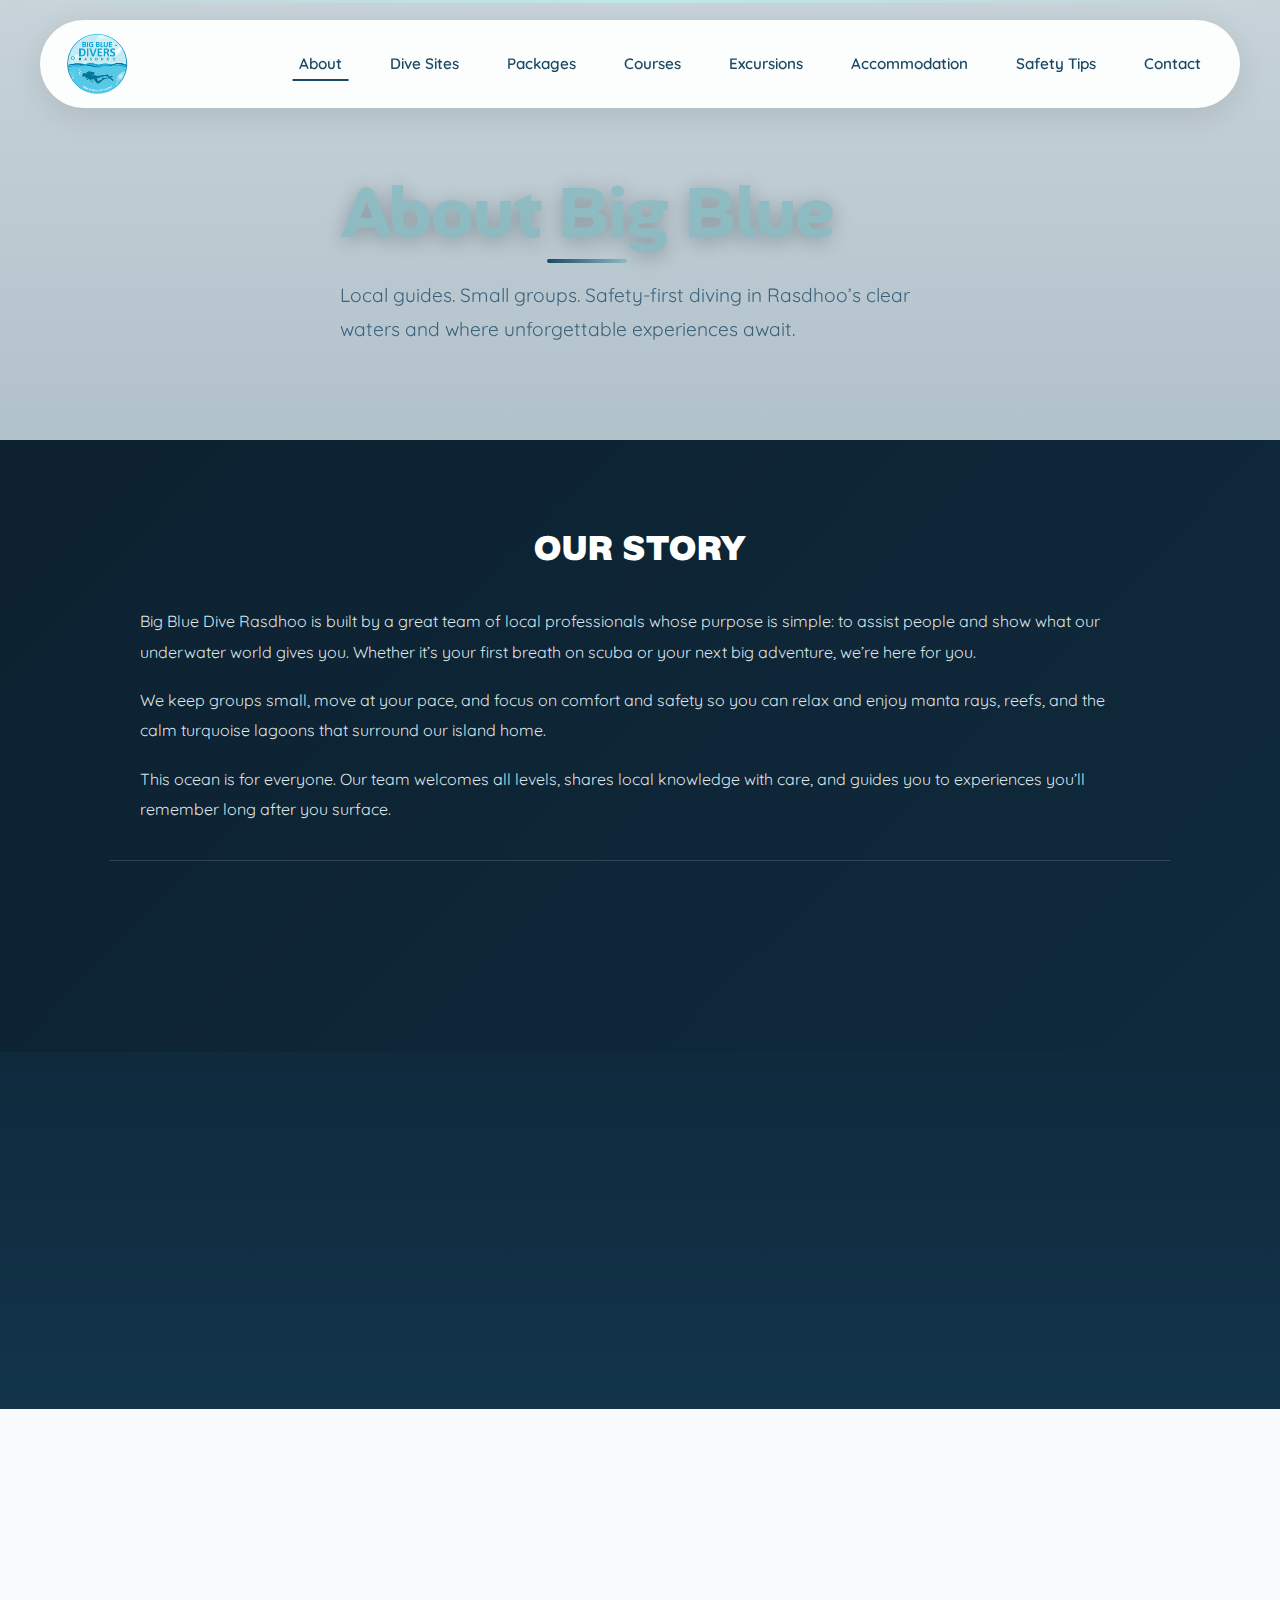
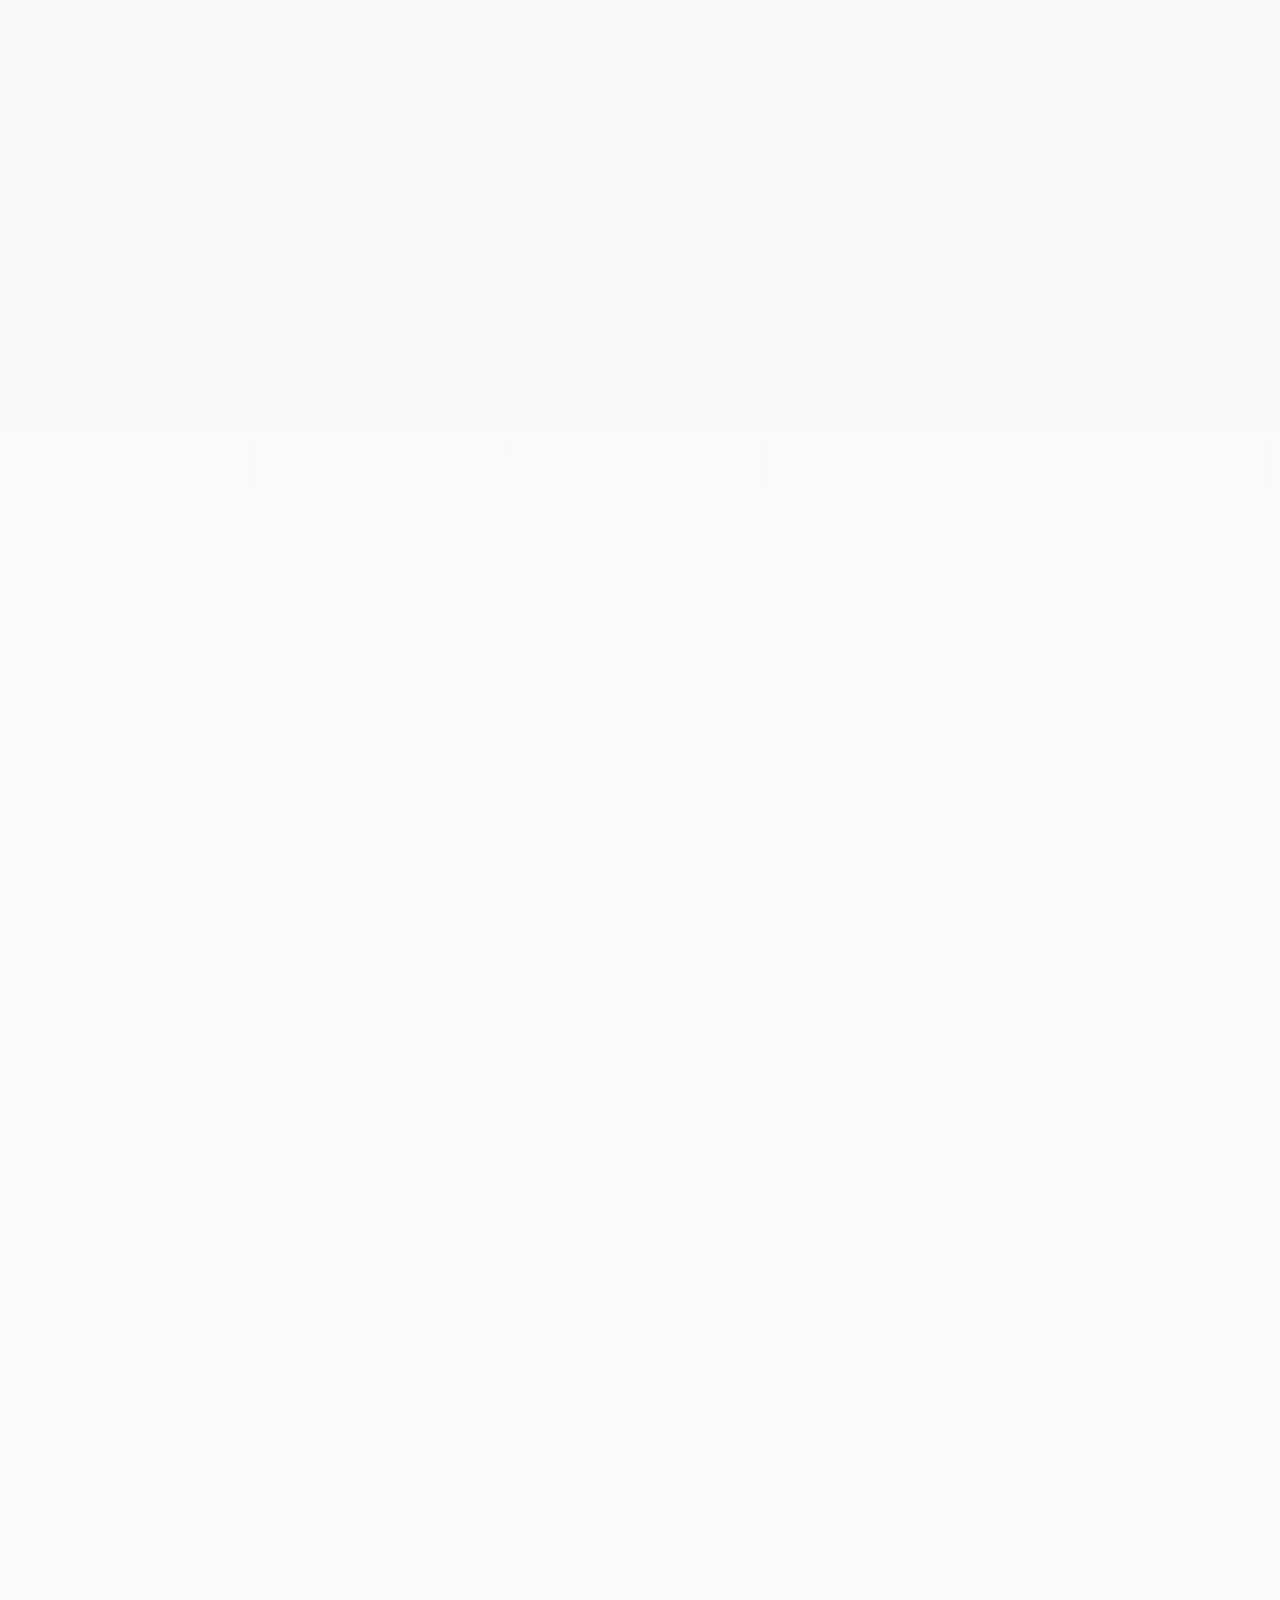
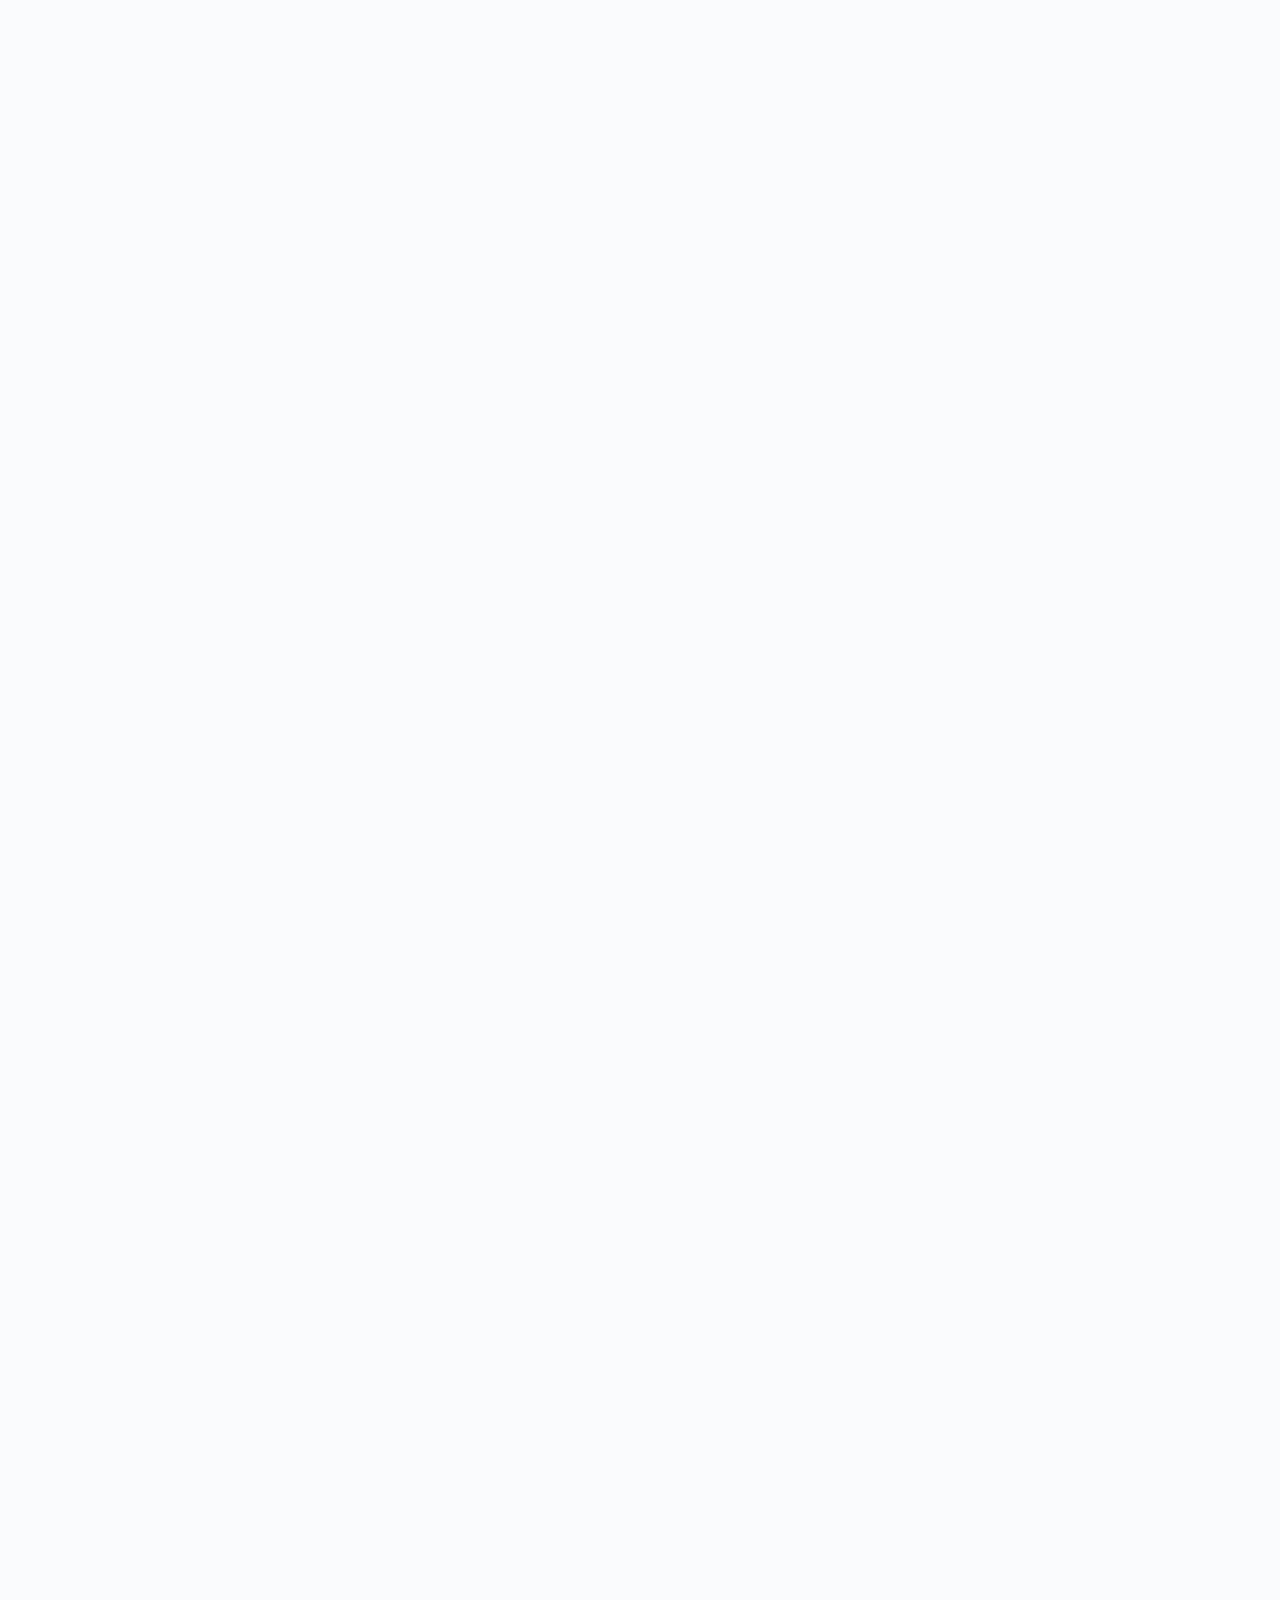
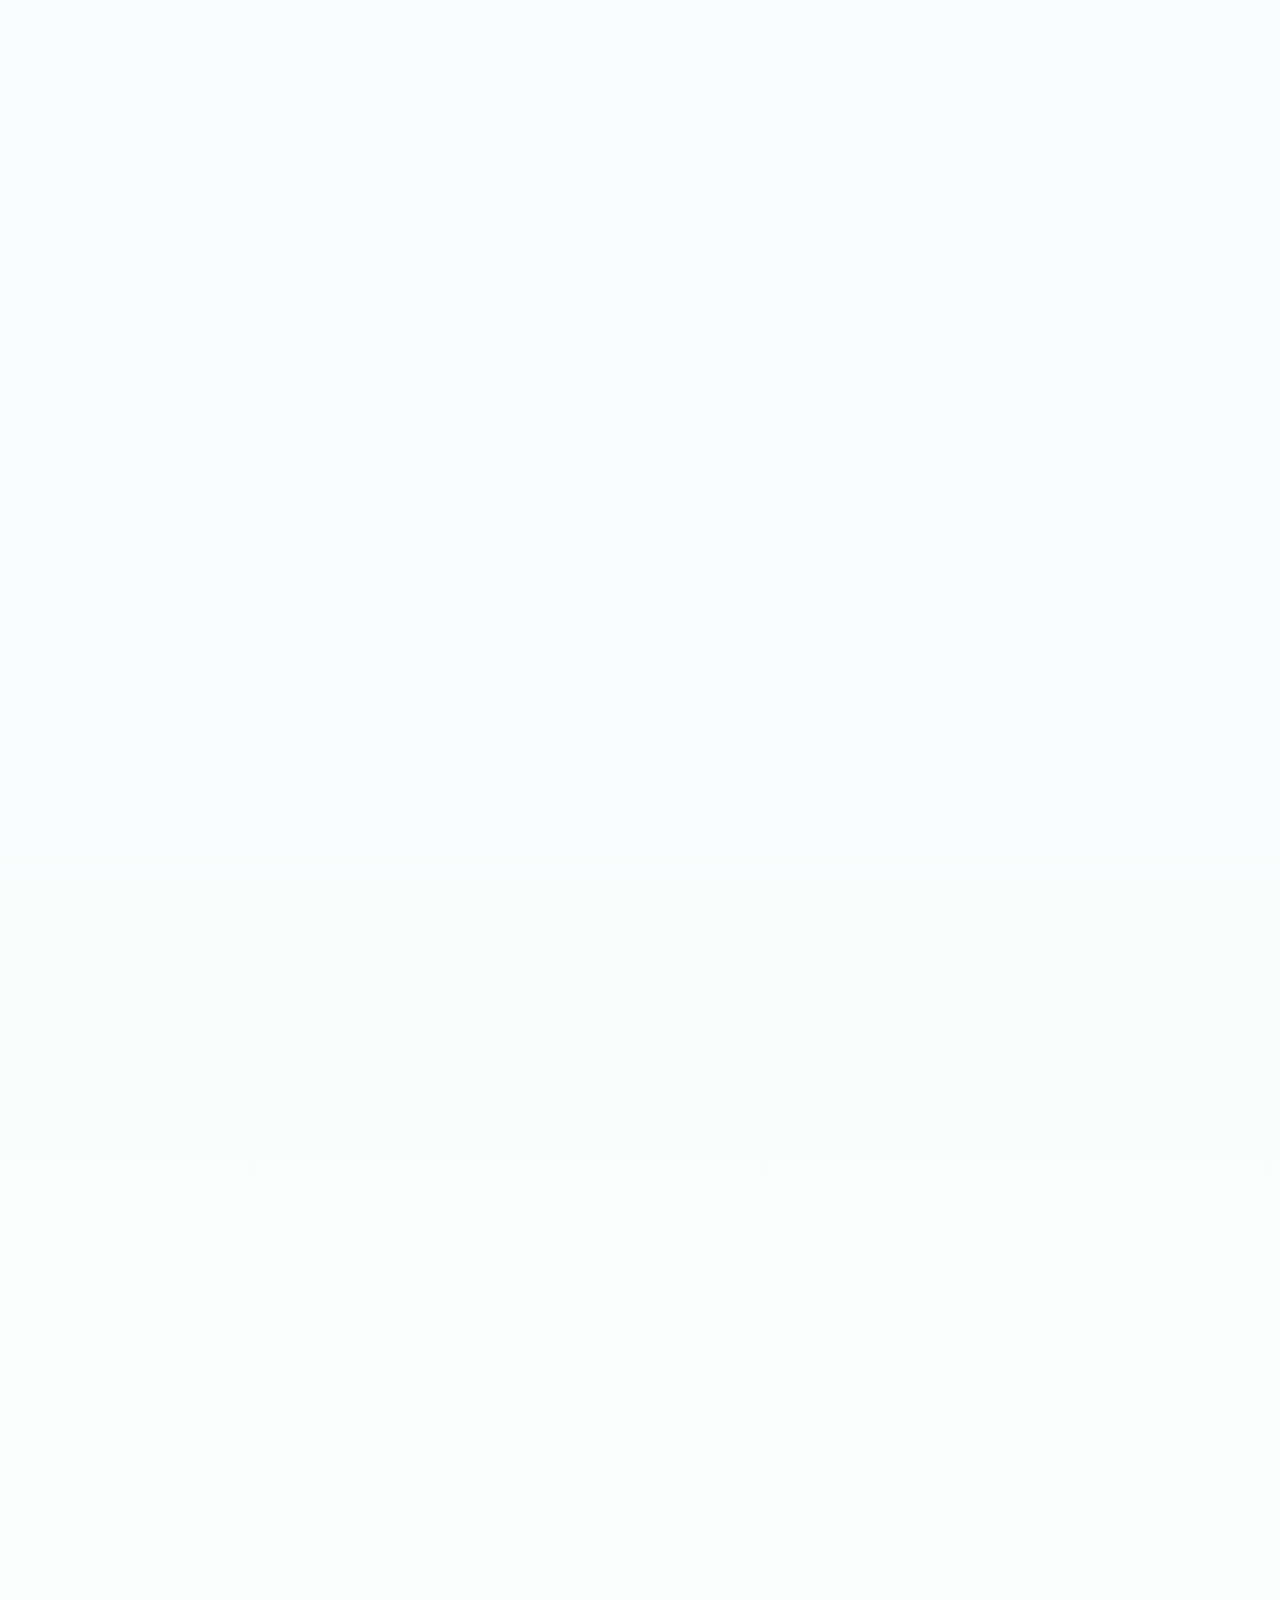
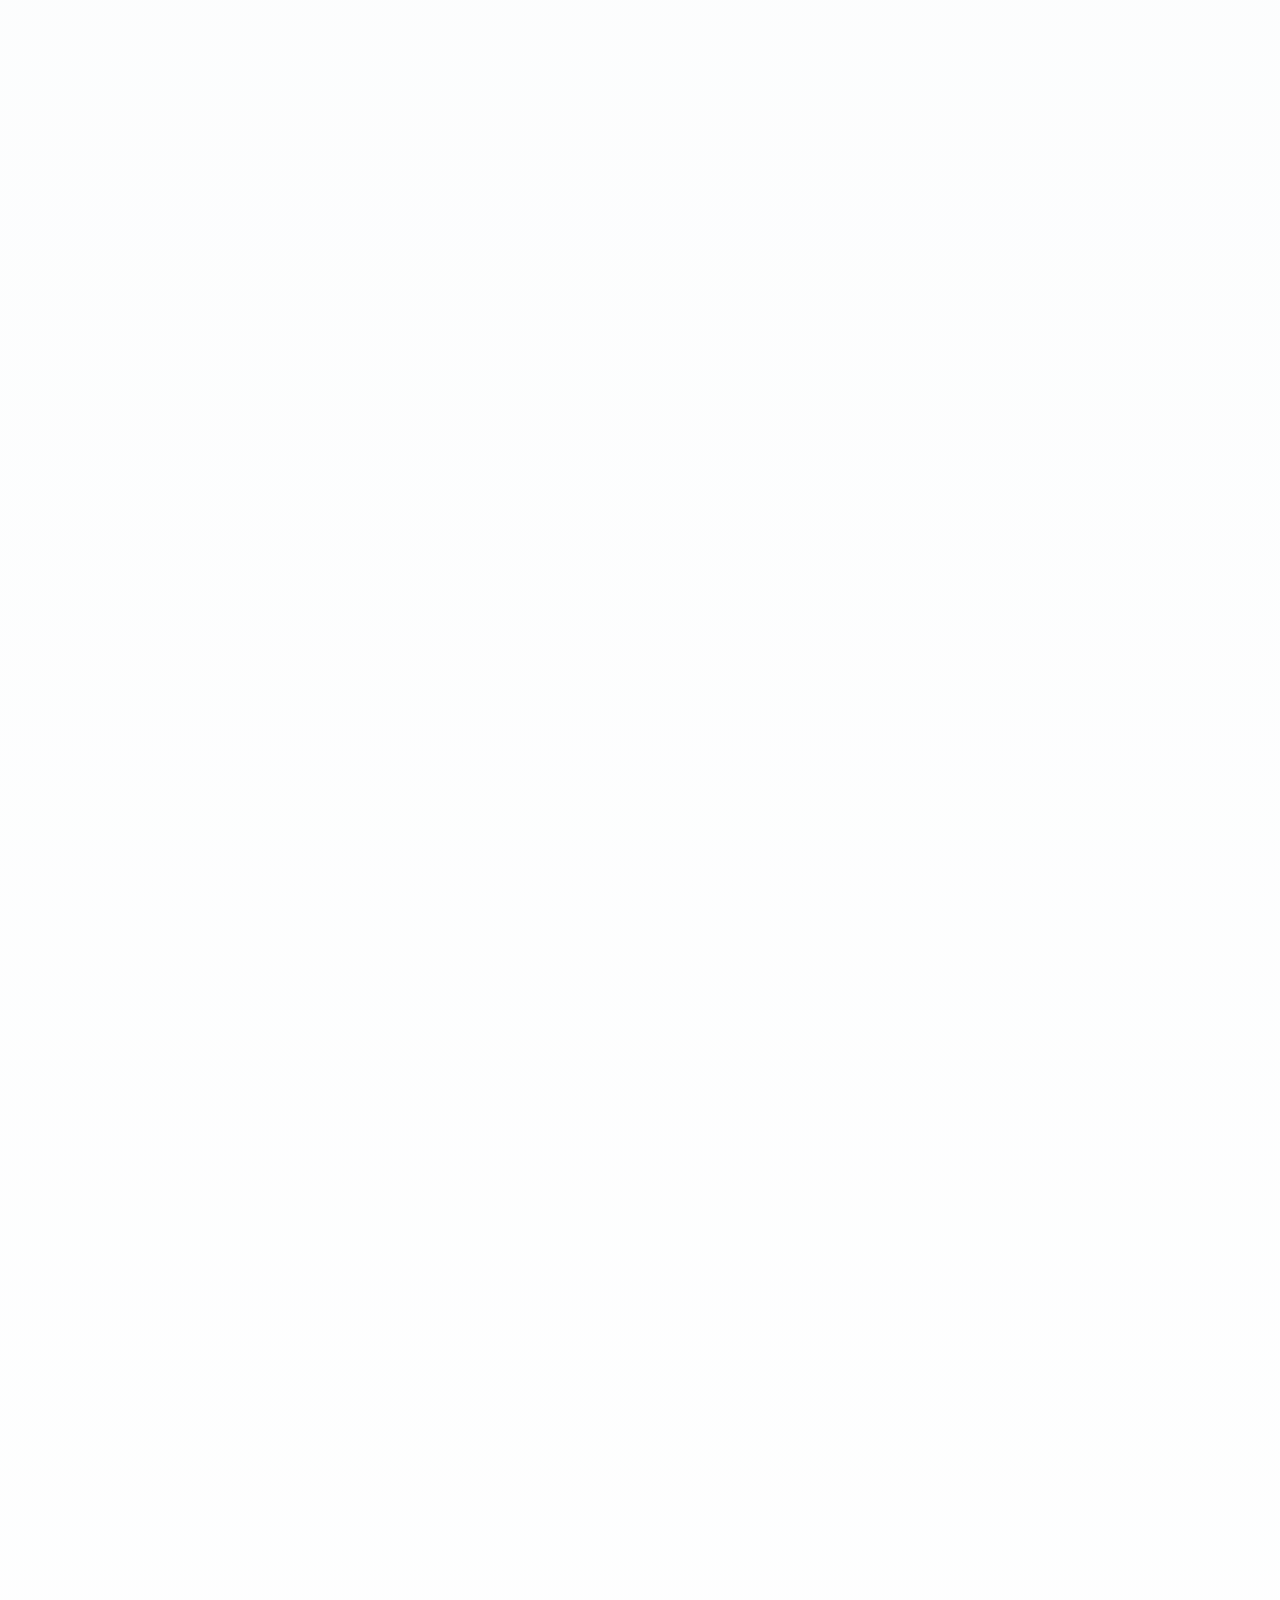
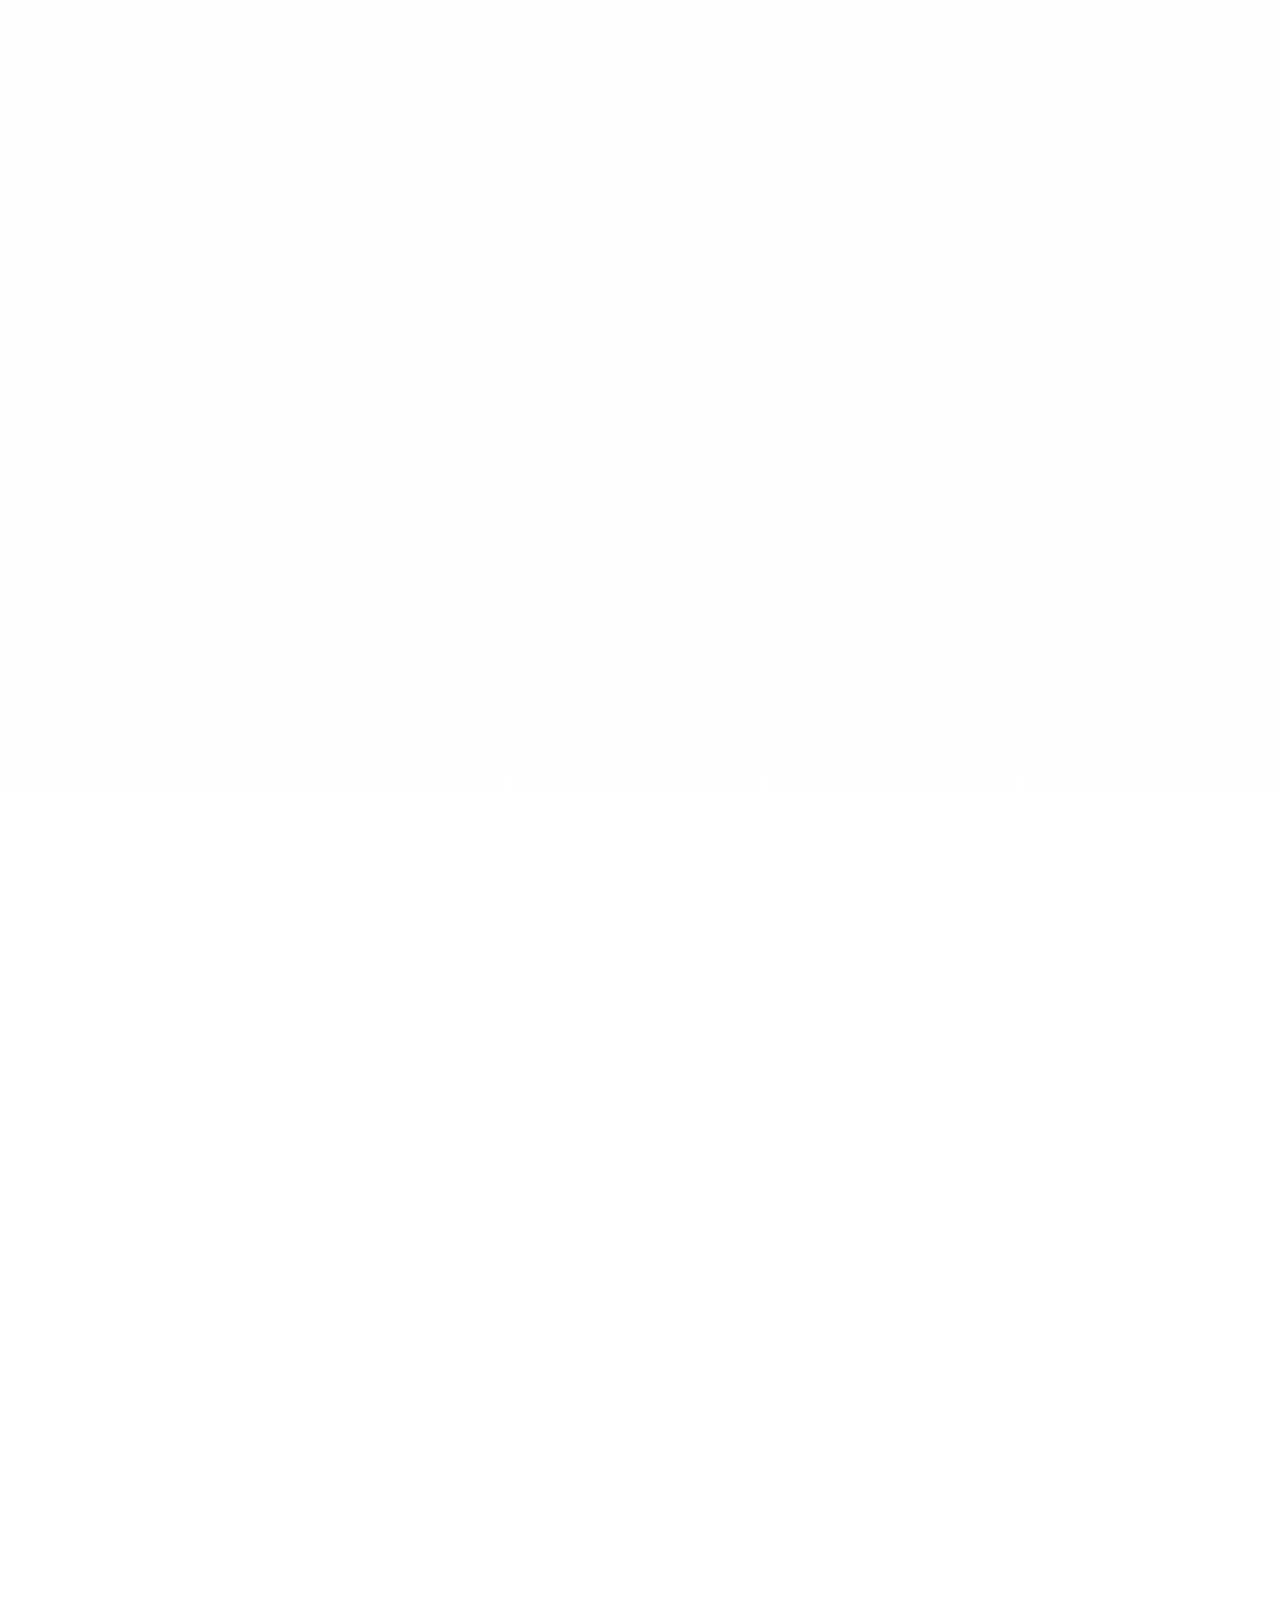
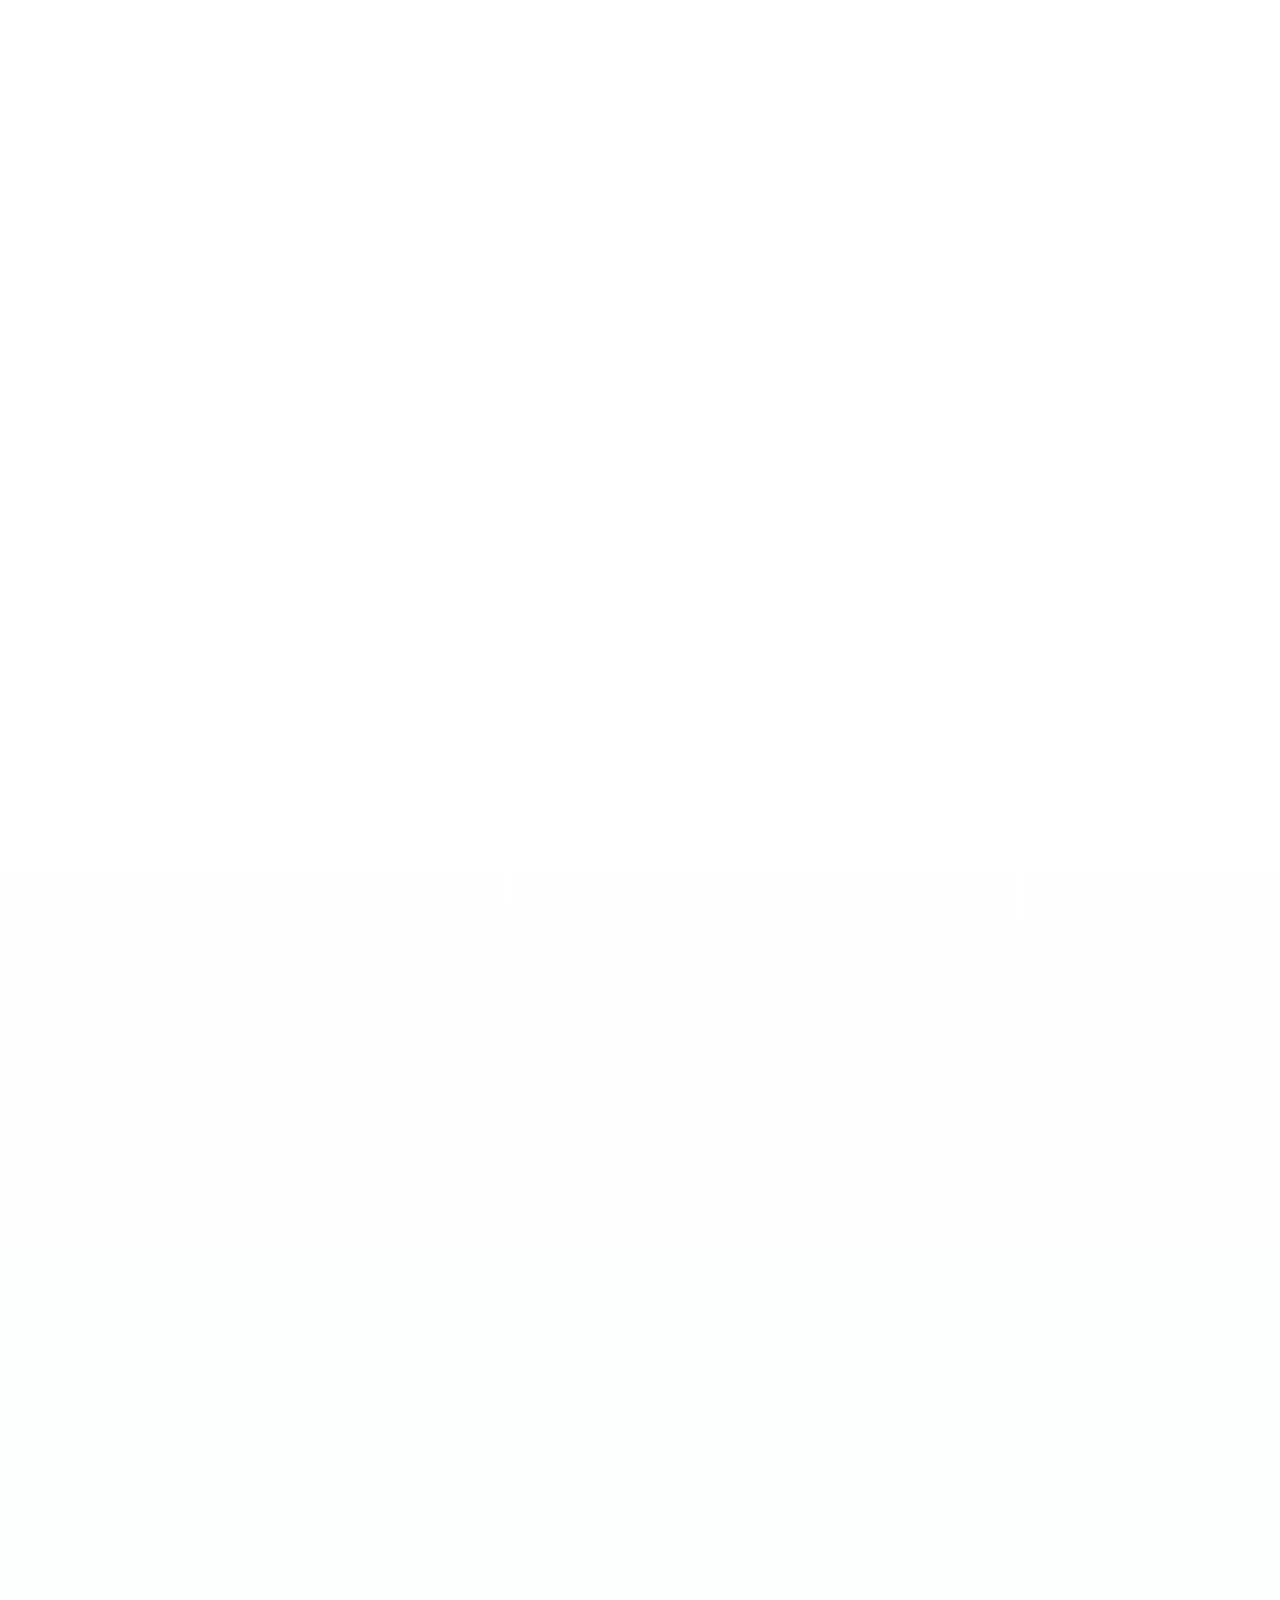
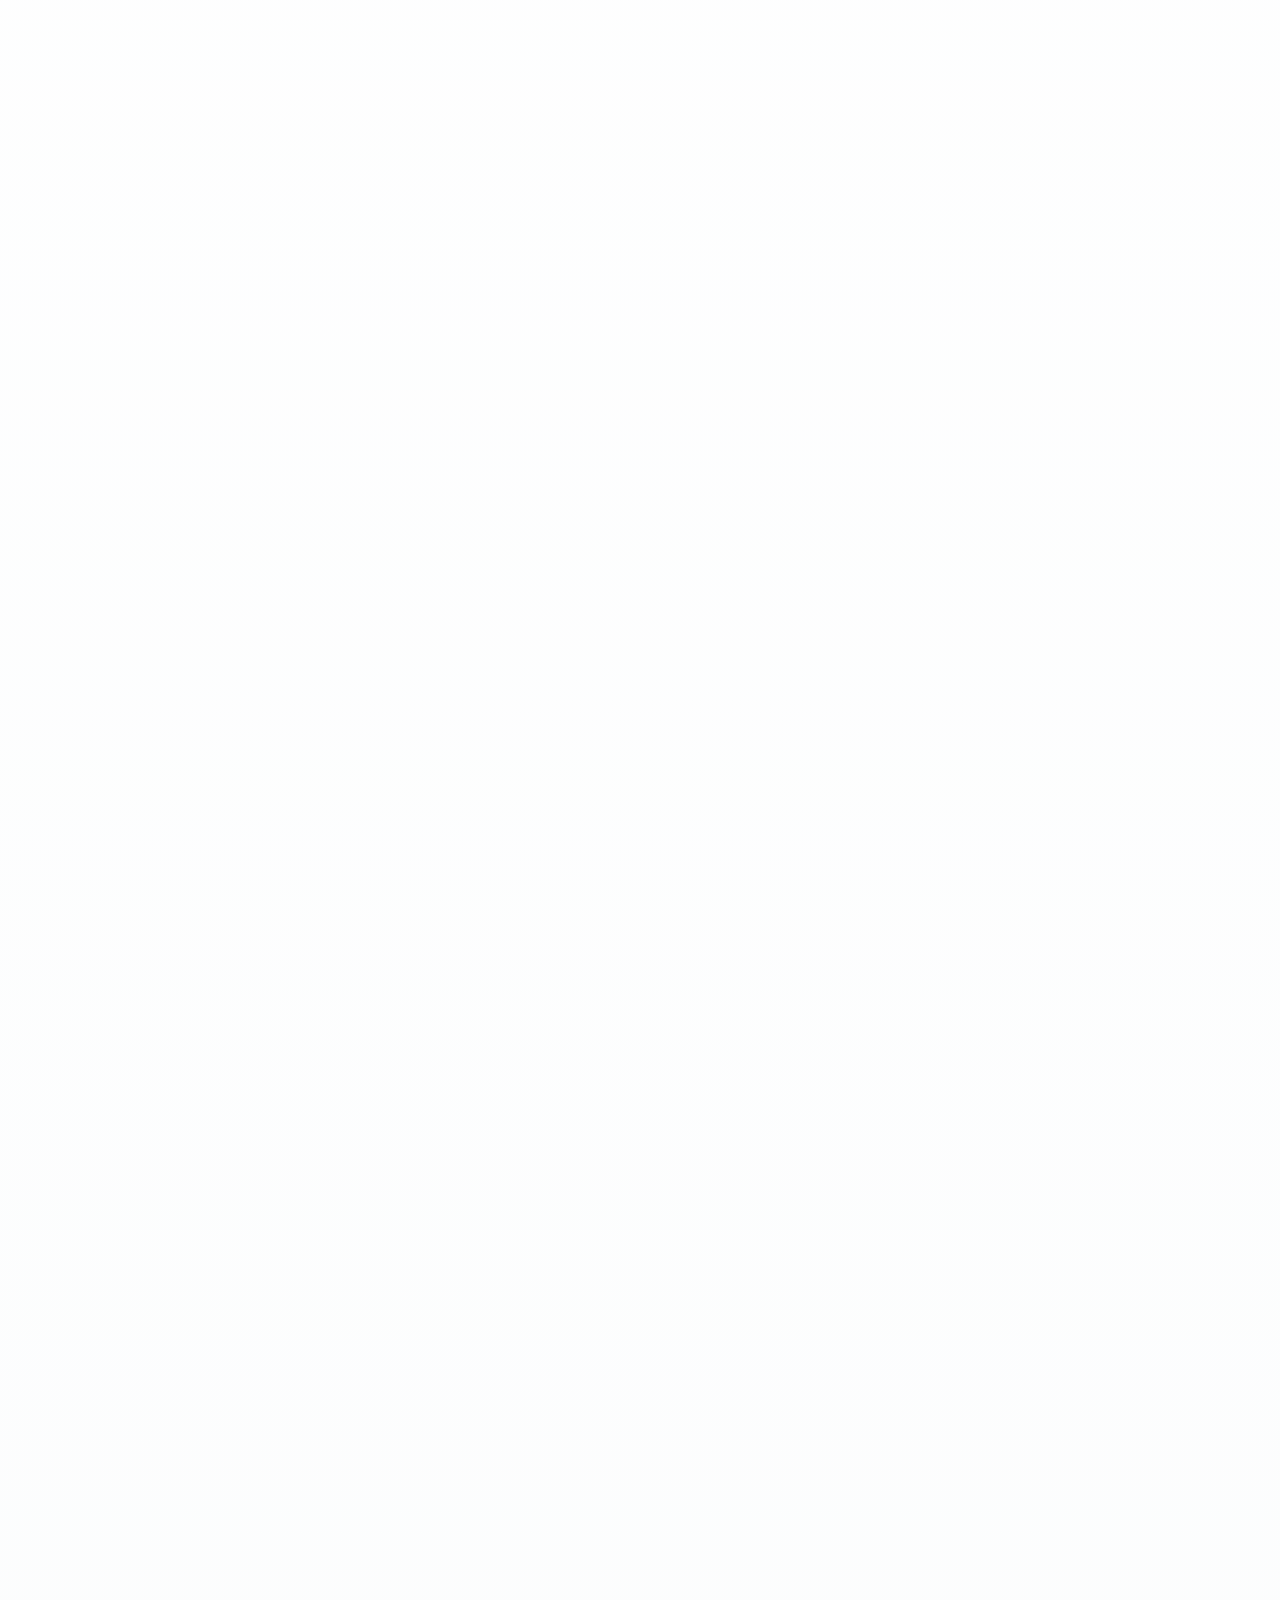
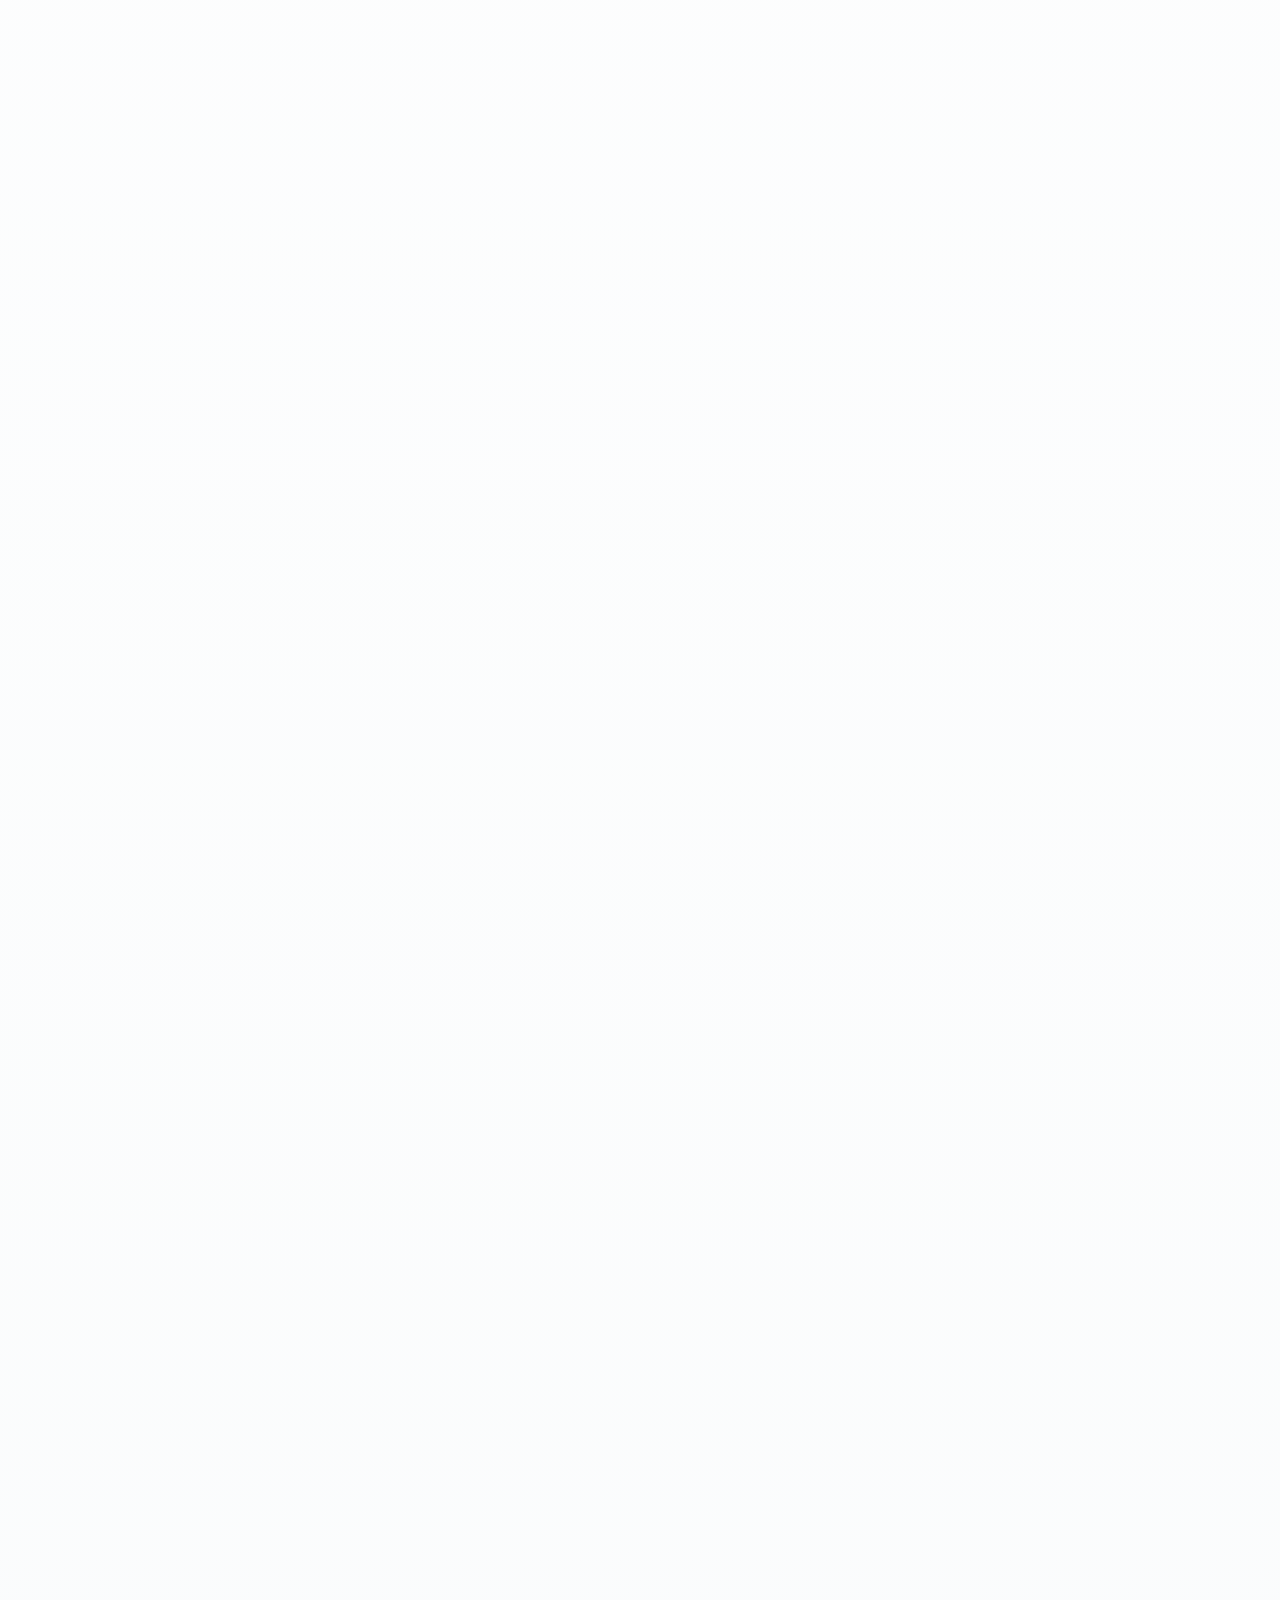
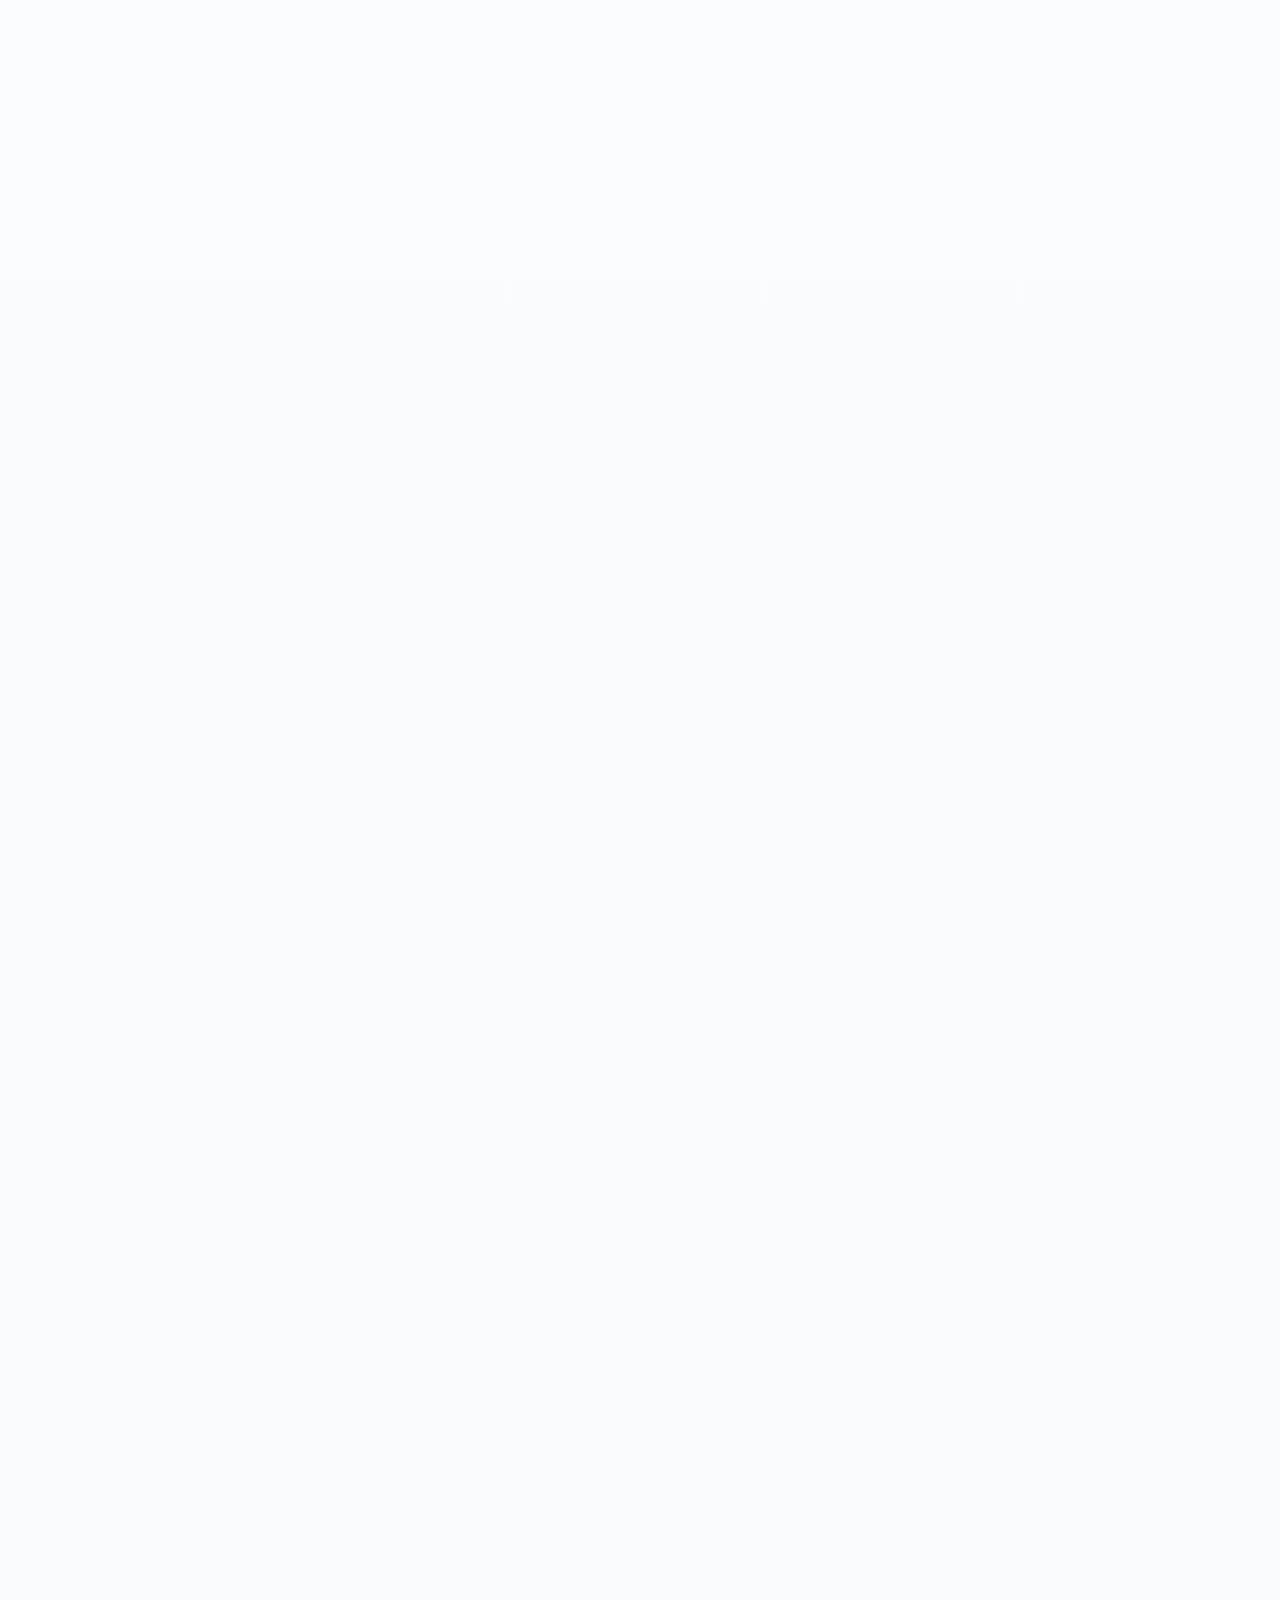
<file: about.html>
<!DOCTYPE html>
<html lang="en">
  <head>
    <meta charset="UTF-8" />
    <meta name="viewport" content="width=device-width, initial-scale=1.0" />
    <title>About • Big Blue Dive Rasdhoo</title>
    <link rel="stylesheet" href="style.css" />
    <link
      rel="stylesheet"
      href="https://cdnjs.cloudflare.com/ajax/libs/font-awesome/6.5.1/css/all.min.css"
    />
    <link
      rel="stylesheet"
      href="https://pro.fontawesome.com/releases/v5.10.0/css/all.css"
      integrity="sha384-AYmEC3Yw5cVb3ZcuHtOA93w35dYTsvhLPVnYs9eStHfGJvOvKxVfELGroGkvsg+p"
      crossorigin="anonymous"
    />
    <script src="script.js"></script>
    <script>
      // Simple popup functionality
      function openAirportInfo() {
        console.log("Opening airport popup");
        const popup = document.getElementById('airportInfoPopup');
        if (popup) {
          popup.style.display = 'flex';
          document.body.style.overflow = 'hidden';
        }
      }

      function closeAirportInfo() {
        const popup = document.getElementById('airportInfoPopup');
        if (popup) {
          popup.style.display = 'none';
          document.body.style.overflow = 'auto';
        }
      }

      function openImmigrationInfo() {
        console.log("Opening immigration popup");
        const popup = document.getElementById('immigrationInfoPopup');
        if (popup) {
          popup.style.display = 'flex';
          document.body.style.overflow = 'hidden';
        }
      }

      function closeImmigrationInfo() {
        const popup = document.getElementById('immigrationInfoPopup');
        if (popup) {
          popup.style.display = 'none';
          document.body.style.overflow = 'auto';
        }
      }

      function openTravelTips() {
        console.log("Opening travel tips popup");
        const popup = document.getElementById('travelTipsPopup');
        if (popup) {
          popup.style.display = 'flex';
          document.body.style.overflow = 'hidden';
        }
      }

      function closeTravelTips() {
        const popup = document.getElementById('travelTipsPopup');
        if (popup) {
          popup.style.display = 'none';
          document.body.style.overflow = 'auto';
        }
      }

      // Close popups when clicking outside
      document.addEventListener('DOMContentLoaded', function() {
        const popups = ['airportInfoPopup', 'immigrationInfoPopup', 'travelTipsPopup'];
        
        popups.forEach(function(popupId) {
          const popup = document.getElementById(popupId);
          if (popup) {
            popup.addEventListener('click', function(e) {
              if (e.target === popup) {
                popup.style.display = 'none';
                document.body.style.overflow = 'auto';
              }
            });
          }
        });

        // Close with Escape key
        document.addEventListener('keydown', function(e) {
          if (e.key === 'Escape') {
            popups.forEach(function(popupId) {
              const popup = document.getElementById(popupId);
              if (popup && popup.style.display === 'flex') {
                popup.style.display = 'none';
                document.body.style.overflow = 'auto';
              }
            });
          }
        });

        // Scroll animations for How to Get Here section
        const observerOptions = {
          threshold: 0.1,
          rootMargin: '0px 0px -50px 0px'
        };

        const observer = new IntersectionObserver(function(entries) {
          entries.forEach(function(entry) {
            if (entry.isIntersecting) {
              const section = entry.target;
              const header = section.querySelector('.section-header');
              const triggers = section.querySelector('.travel-info-triggers');
              const content = section.querySelector('.transport-content');
              const cta = section.querySelector('.transport-cta');

              if (header) header.classList.add('animate');
              if (triggers) triggers.classList.add('animate');
              if (content) content.classList.add('animate');
              if (cta) cta.classList.add('animate');
            }
          });
        }, observerOptions);

        // Observe the How to Get Here section
        const howToGetHereSection = document.querySelector('.how-to-get-here-section');
        if (howToGetHereSection) {
          observer.observe(howToGetHereSection);
        }
      });
    </script>
  </head>
  <body>
    <header class="header">
      <nav class="navbar">
        <div class="nav-container">
          <div class="logo">
            <a href="index.html#home">
              <img src="images/logo.webp" alt="Big Blue Logo" />
            </a>
          </div>
          <ul class="nav-menu">
            <li class="nav-item">
              <a href="about.html" class="nav-link active">About</a>
            </li>
            <li class="nav-item">
              <a href="dive-sites.html" class="nav-link">Dive Sites</a>
            </li>
            <li class="nav-item">
              <a href="index.html#packages" class="nav-link">Packages</a>
            </li>
            <li class="nav-item">
              <a href="courses.html" class="nav-link">Courses</a>
            </li>
            <li class="nav-item">
              <a href="index.html#excursions" class="nav-link">Excursions</a>
            </li>
            <li class="nav-item">
              <a href="index.html#about-us" class="nav-link">Accommodation</a>
            </li>
            <li class="nav-item">
              <a href="index.html#safety" class="nav-link">Safety Tips</a>
            </li>
            <li class="nav-item">
              <a href="index.html#location" class="nav-link">Contact</a>
            </li>
          </ul>
        </div>
      </nav>
    </header>

    <main class="about-main">
      <section class="about-hero">
        <div class="container about-hero__inner">
          <div class="about-hero__card">
            <h2 class="about-hero__title section-title">About Big Blue</h2>
            <p class="about-hero__text section-subtitle">
              Local guides. Small groups. Safety‑first diving in Rasdhoo’s clear
              waters and where unforgettable experiences await.
            </p>
          </div>
        </div>
        <div class="about-hero__bubbles" aria-hidden="true">
          <span></span>
          <span></span>
          <span></span>
        </div>
        <div class="about-hero__overlay"></div>
      </section>
      <!-- Our Story Section (inserted before Rasdhoo section) -->
      <section class="our-story-section">
        <div class="container">
          <div class="story-header">
            <h2 class="story-title">Our Story</h2>
          </div>

          <div class="story-body">
            <p>
              Big Blue Dive Rasdhoo is built by a great team of local
              professionals whose purpose is simple: to assist people and show
              what our underwater world gives you. Whether it’s your first
              breath on scuba or your next big adventure, we’re here for you.
            </p>
            <p>
              We keep groups small, move at your pace, and focus on comfort and
              safety so you can relax and enjoy manta rays, reefs, and the calm
              turquoise lagoons that surround our island home.
            </p>
            <p>
              This ocean is for everyone. Our team welcomes all levels, shares
              local knowledge with care, and guides you to experiences you’ll
              remember long after you surface.
            </p>
          </div>

          <div class="story-highlights">
            <div class="highlight">
              <h3 class="highlight-title">Founded <span>2024</span></h3>
              <p>
                A passionate local team welcoming divers of all levels to
                discover Rasdhoo’s best with safety and heart.
              </p>
            </div>
            <div class="highlight">
              <h3 class="highlight-title">Our <span>Vision</span></h3>
              <p>
                Sharing the ocean with everyone, respectfully and sustainably.
              </p>
            </div>
            <div class="highlight">
              <h3 class="highlight-title">Our <span>Mission</span></h3>
              <p>
                Guide safely, protect our reefs, and create unforgettable dives
                for every guest.
              </p>
            </div>
          </div>
        </div>
      </section>

      <!-- Dive Center Showcase (below Our Story) -->
      <section class="center-showcase">
        <div class="container">
          <div class="center-poster">
            <div class="poster-media">
              <div class="poster-circle reveal-item">
                <img
                  src="images/bigbluehou.webp"
                  alt="Big Blue Dive Rasdhoo Center"
                />
              </div>
              <img
                class="mini-shot ms1 reveal-item"
                src="images/picnicisland.webp"
                alt="Dive Center View 1"
              />
              <img
                class="mini-shot ms2 reveal-item"
                src="images/hightide.webp"
                alt="Dive Center View 2"
              />
              <div class="poster-pin reveal-item">
                <i class="fas fa-location-dot"></i> Rasdhoo
              </div>
            </div>
            <div class="poster-info reveal-item">
              <h3>Big Blue Dive Center</h3>
              <p>
                Our dive center is located in the heart of Rasdhoo, offering a
                unique experience for divers and non-divers alike. This is where
                we learn and share our passion for the ocean.
              </p>
              <div class="poster-tags">
                <span><i class="fas fa-clock"></i> 05:30–22:00</span>
                <span><i class="fas fa-users"></i> For Everyone </span>
                <span><i class="fas fa-check-circle"></i> Easy Access</span>
              </div>
            </div>
          </div>
        </div>
      </section>

      <!-- Meet The Team Section -->
      <section class="meet-team-section">
        <div class="team-header">
          <div class="container">
            <h2 class="team-title">Meet The Team</h2>
          </div>
        </div>

        <div class="team-content">
          <div class="container">
            <div class="team-grid">
              <div class="team-card">
                <div class="team-image">
                  <img
                    src="images/thille.webp"
                    alt="Mary Brown - Creative Leader"
                  />
                </div>
                <div class="team-info">
                  <h3 class="team-name">Thille</h3>
                  <p class="team-role">Lead Instructor</p>
                  <p class="team-description">
                    an experienced diver with a passion for teaching and sharing his knowledge with others with fun and safety.
                  </p>
                  <div class="team-social">
                    <a href="#" class="social-link"
                      ><i class="fab fa-facebook-f"></i
                    ></a>
                    
                    <a href="#" class="social-link"
                      ><i class="fab fa-instagram"></i
                    ></a>
                  </div>
                </div>
              </div>

              <div class="team-card">
                <div class="team-image">
                  <img
                    src="images/aboutus.webp"
                    alt="Ann Richmond - Creative Leader"
                  />
                </div>
                <div class="team-info">
                  <h3 class="team-name">Yatte'</h3>
                  <p class="team-role">Instructor</p>
                  <p class="team-description">
                   your everday guide with a passion for to make your day unforgettable with smile on his face to ensure you have a safe and enjoyable experience.
                  </p>
                  <div class="team-social">
                    <a href="#" class="social-link"
                      ><i class="fab fa-facebook-f"></i
                    ></a>
                    </a>
                    <a href="#" class="social-link"
                      ><i class="fab fa-instagram"></i
                    ></a>
                  </div>
                </div>
              </div>

              <div class="team-card">
                <div class="team-image">
                  <img
                    src="images/cappi.webp"
                    alt="Bob Greenfield - Programming Guru"
                  />
                </div>
                <div class="team-info">
                  <h3 class="team-name">Beybe</h3>
                  <p class="team-role">Boat Captain</p>
                  <p class="team-description">
                    Ensures the safety of the boat and the passengers with a smile on his face.
                  </p>
                  <div class="team-social">
                    <a href="#" class="social-link"
                      ><i class="fab fa-facebook-f"></i
                    ></a>

                    <a href="#" class="social-link"
                      ><i class="fab fa-instagram"></i
                    ></a>
                  </div>
                </div>
                
              </div>

              <div class="team-card">
                <div class="team-image">
                  <img
                    src="images/crew.webp"
                    alt="Team Member - Dive Instructor"
                  />
                </div>
                <div class="team-info">
                  <h3 class="team-name">Brother</h3>
                  <p class="team-role">crew</p>
                  <p class="team-description">
                    The crew of the boat with a smile on his face to ensure you have a safe and enjoyable experience.
                  </p>
                  <div class="team-social">
                    <a href="#" class="social-link"
                      ><i class="fab fa-facebook-f"></i
                    ></a>
                    
                    <a href="#" class="social-link"
                      ><i class="fab fa-instagram"></i
                    ></a>
                  </div>
                </div>
              </div>

              <div class="team-card">
                <div class="team-image">
                  <img
                    src="images/aboutus.webp"
                    alt="Team Member - Dive Master"
                  />
                </div>
                <div class="team-info">
                  <h3 class="team-name">Yanish</h3>
                  <p class="team-role">Manager</p>
                  <p class="team-description">
                    The manager of the dive center ensures you have a safe and enjoyable experience.
                  </p>
                  <div class="team-social">
                    <a href="#" class="social-link"
                      ><i class="fab fa-facebook-f"></i
                    ></a>
                    
                    <a href="#" class="social-link"
                      ><i class="fab fa-instagram"></i
                    ></a>
                  </div>
                </div>
              </div>

              
            </div>
          </div>
        </div>

        <!-- Our Values & Mission -->
        <div class="team-values">
          <div class="container">
            <div class="values-header">
              <h3>Our Values & Mission</h3>
              <p>What drives us to provide exceptional diving experiences</p>
            </div>
            
            <div class="values-grid">
              <div class="value-item">
                <div class="value-icon">
                  <i class="fas fa-shield-alt"></i>
                </div>
                <h4>Safety First</h4>
                <p>Your safety is our top priority. We maintain the highest safety standards and use only certified equipment.</p>
              </div>
              
              <div class="value-item">
                <div class="value-icon">
                  <i class="fas fa-heart"></i>
                </div>
                <h4>Passion for Ocean</h4>
                <p>We're passionate about marine conservation and sharing the beauty of Rasdhoo's underwater world.</p>
              </div>
              
              <div class="value-item">
                <div class="value-icon">
                  <i class="fas fa-users"></i>
                </div>
                <h4>Personal Service</h4>
                <p>Small groups, personalized attention, and local expertise ensure your perfect diving experience.</p>
              </div>
              
              <div class="value-item">
                <div class="value-icon">
                  <i class="fas fa-leaf"></i>
                </div>
                <h4>Sustainable Diving</h4>
                <p>We practice responsible diving to protect and preserve the marine environment for future generations.</p>
              </div>
            </div>
          </div>
        </div>

        <!-- Certifications & Awards -->
        <div class="team-certifications">
          <div class="container">
            <div class="certifications-header">
              <h3>Certifications & Awards</h3>
              <p>Recognized excellence in diving instruction and safety</p>
            </div>
            
            <div class="certifications-grid">
              <div class="cert-item">
                <div class="cert-logo">
                  <img src="images/PADI-logo.webp" alt="PADI Certified" />
                </div>
                <div class="cert-info">
                  <h4>PADI Certified</h4>
                  <p>Professional Association of Diving Instructors certified dive center with qualified instructors.</p>
                </div>
              </div>
              
              <div class="cert-item">
                <div class="cert-logo">
                  <i class="fas fa-medal"></i>
                </div>
                <div class="cert-info">
                  <h4>Safety Excellence</h4>
                  <p>Zero accident record with over 1000+ successful dives and comprehensive safety protocols.</p>
                </div>
              </div>
              
              <div class="cert-item">
                <div class="cert-logo">
                  <i class="fas fa-star"></i>
                </div>
                <div class="cert-info">
                  <h4>5-Star Reviews</h4>
                  <p>Consistently rated 5 stars by our guests for exceptional service and unforgettable experiences.</p>
                </div>
              </div>
              
              <div class="cert-item">
                <div class="cert-logo">
                  <i class="fas fa-award"></i>
                </div>
                <div class="cert-info">
                  <h4>Local Expertise</h4>
                  <p>Born and raised in Rasdhoo with intimate knowledge of the best dive sites and marine life.</p>
                </div>
              </div>
            </div>
          </div>
        </div>
      </section>

      <!-- Rasdhoo Island Section -->
      <section class="rasdhoo-section">
        <!-- Section Header -->
        <div class="rasdhoo-header">
          <div class="container">
            <h2 class="rasdhoo-main-title">Discover the island : Rasdhoo</h2>
          </div>
        </div>

        <!-- Heart of Maldives Section -->
        <div class="heart-of-maldives">
          <div class="container">
            <div class="heart-content">
              <div class="heart-image">
                <img
                  src="images/rasdhoo-island.webp"
                  alt="Aerial View of Rasdhoo Island"
                />
                <div class="heart-badge">
                  <i class="fas fa-heart"></i>
                  <span>Heart of the Maldives</span>
                </div>
              </div>

              <div class="heart-text">
                <h3>The Heart of the Maldives</h3>
                <p>
                  Rasdhoo Island beats at the very heart of the Maldives,
                  offering an authentic Maldivian experience that captures the
                  true essence of island life. From its pristine beaches to its
                  vibrant coral reefs, every corner of this paradise tells a
                  story of natural beauty and cultural richness.
                </p>

                <div class="heart-features">
                  <div class="feature">
                    <div class="feature-icon">
                      <i class="fas fa-water"></i>
                    </div>
                    <div class="feature-text">
                      <h4>Crystal Clear Waters</h4>
                      <p>Experience the clearest waters in the Maldives</p>
                    </div>
                  </div>

                  <div class="feature">
                    <div class="feature-icon">
                      <i class="fas fa-fish"></i>
                    </div>
                    <div class="feature-text">
                      <h4>Marine Paradise</h4>
                      <p>Home to manta rays, whale sharks, and coral gardens</p>
                    </div>
                  </div>

                  <div class="feature">
                    <div class="feature-icon">
                      <i class="fas fa-umbrella-beach"></i>
                    </div>
                    <div class="feature-text">
                      <h4>Pristine Beaches</h4>
                      <p>
                        White sand beaches that stretch as far as the eye can
                        see
                      </p>
                    </div>
                  </div>
                </div>
              </div>
            </div>
          </div>
        </div>

        <!-- Things to Experience -->
        <div class="experience-content">
          <div class="container">
            <div class="experience-header">
              <h3>Things to Experience in Rasdhoo</h3>
              <p>
                Discover the unique offerings that make Rasdhoo a true paradise
              </p>
            </div>

            <div class="experience-grid">
              <div class="experience-card">
                <div class="card-image">
                  <img src="images/whitebeach.webp" alt="Bikini Beach Paradise" />
                </div>
                <div class="card-content">
                  <h4>White Beach</h4>
                  <p>
                    Relax on pristine white sand beaches with crystal clear
                    turquoise waters. Perfect for swimming, sunbathing, and
                    enjoying the tropical paradise atmosphere.
                  </p>
                  <div class="card-features">
                    <span
                      ><i class="fas fa-umbrella-beach"></i> White Sand</span
                    >
                    <span><i class="fas fa-sun"></i> Perfect Weather</span>
                  </div>
                </div>
              </div>

              <div class="experience-card">
                <div class="card-image">
                <img src="images/localcusines.webp" alt="Local Maldivian Cuisine" />
                </div>
                <div class="card-content">
                  <h4>Local Cuisines</h4>
                  <p>
                    Taste authentic Maldivian flavors with fresh seafood,
                    coconut-based dishes, and traditional recipes passed down
                    through generations.
                  </p>
                  <div class="card-features">
                    <span><i class="fas fa-fish"></i> Fresh Seafood</span>
                    <span><i class="fas fa-leaf"></i> Local Ingredients</span>
                  </div>
                </div>
              </div>

              <div class="experience-card">
                <div class="card-image">
                  <img src="images/islandculture.webp" alt="Snorkeling Adventure" />
                </div>
                <div class="card-content">
                  <h4>Island Culture</h4>
                  <p>
                    Experience the rich cultural heritage of Rasdhoo through
                    traditional music, dance, and storytelling. Engage with
                    local communities and learn about their way of life.
                  </p>
                  <div class="card-features">
                    <span><i class="fas fa-music"></i> Traditional Music</span>
                    <span><i class="fas fa-book"></i> Local Stories</span>
                  </div>
                </div>
              </div>

              <div class="experience-card">
                <div class="card-image">
                  <img
                    src="images/sharkshow.webp"
                    alt="Island Hopping Adventure"
                  />
                </div>
                <div class="card-content">
                  <h4>Nurse Shark Show</h4>
                  <p>
                    Witness the graceful movement of nurse sharks as they glide
                    through the water. Experience the thrill of swimming
                    alongside these gentle giants in their natural habitat.
                  </p>
                  <div class="card-features">
                    <span><i class="fas fa-fish"></i> Marine Giants</span>
                    <span><i class="fas fa-map"></i> Hidden Gems</span>
                  </div>
                </div>
              </div>

              <div class="experience-card">
                <div class="card-image">
                  <img src="images/fishfeeding.webp" alt="Manta Ray Experience" />
                </div>
                <div class="card-content">
                  <h4>Fish Feeding</h4>
                  <p>
                    Watch the feeding frenzy up close as colorful reef fish
                    gather around the feeding area. Get up close and personal
                    with these fascinating creatures.
                  </p>
                  <div class="card-features">
                    <span><i class="fas fa-fish"></i> Feeding Frenzy</span>
                    <span><i class="fas fa-eye"></i> Unique Experience</span>
                  </div>
                </div>
              </div>
            </div>
          </div>
        </div>
      </section>

      <!-- How to Get Here Section -->
      <section id="how-to-get-here" class="how-to-get-here-section">
        <div class="container">
          <div class="section-header">
            <h2 class="section-title">How to Get Here</h2>
            <p class="section-subtitle">Your journey to paradise starts here</p>
          </div>

          <!-- Travel Information Popup Triggers -->
          <div class="travel-info-triggers">
            <button class="travel-info-btn airport-btn" onclick="openAirportInfo()" type="button" style="cursor: pointer;">
              <i class="fas fa-plane"></i>
              <span>Airport Info</span>
            </button>
            <button class="travel-info-btn immigration-btn" onclick="openImmigrationInfo()" type="button" style="cursor: pointer;">
              <i class="fas fa-passport"></i>
              <span>Immigration</span>
            </button>
            <button class="travel-info-btn tips-btn" onclick="openTravelTips()" type="button" style="cursor: pointer;">
              <i class="fas fa-lightbulb"></i>
              <span>Travel Tips</span>
            </button>
          </div>

          <!-- Airport Information Popup -->
          <div id="airportInfoPopup" class="travel-info-popup" style="display: none;">
            <div class="popup-content">
              <div class="popup-header">
                <h3><i class="fas fa-plane"></i> Malé International Airport</h3>
                <button class="close-btn" onclick="closeAirportInfo()">
                  <i class="fas fa-times"></i>
                </button>
              </div>
              
              <div class="popup-body">
                <div class="info-section">
                  <div class="info-content">
                    <div class="info-item">
                      <strong>Location:</strong> Hulhulé Island, Malé
                    </div>
                    <div class="info-item">
                      <strong>Distance to Rasdhoo:</strong> ~70 km (1.5 hours by speed boat)
                    </div>
                    <div class="info-item">
                      <strong>Terminal:</strong> Single terminal serving international and domestic flights
                    </div>
                    <div class="info-item">
                      <strong>Facilities:</strong> Duty-free shops, restaurants, currency exchange, ATMs, free WiFi
                    </div>
                    <div class="info-item">
                      <strong>Parking:</strong> Available for short and long-term parking
                    </div>
                    <div class="info-item">
                      <strong>Transportation:</strong> Taxis, buses, and speed boat transfers available
                    </div>
                  </div>
                </div>
              </div>
            </div>
          </div>

          <!-- Immigration Information Popup -->
          <div id="immigrationInfoPopup" class="travel-info-popup" style="display: none;">
            <div class="popup-content">
              <div class="popup-header">
                <h3><i class="fas fa-passport"></i> Immigration & Customs</h3>
                <button class="close-btn" onclick="closeImmigrationInfo()">
                  <i class="fas fa-times"></i>
                </button>
              </div>
              
              <div class="popup-body">
                <div class="info-section">
                  <div class="info-content">
                    <div class="info-item">
                      <strong>Visa:</strong> 30-day free visa on arrival for most nationalities
                    </div>
                    <div class="info-item">
                      <strong>Passport:</strong> Must be valid for at least 6 months from arrival date
                    </div>
                    <div class="info-item">
                      <strong>Customs:</strong> No duty on personal items, alcohol prohibited
                    </div>
                    <div class="info-item">
                      <strong>Currency:</strong> Maldivian Rufiyaa (MVR), USD widely accepted
                    </div>
                    <div class="info-item">
                      <strong>Health:</strong> No vaccination requirements for most travelers
                    </div>
                    <div class="info-item">
                      <strong>Prohibited:</strong> Alcohol, pork products, religious materials
                    </div>
                  </div>
                </div>
              </div>
            </div>
          </div>

          <!-- Travel Tips Popup -->
          <div id="travelTipsPopup" class="travel-info-popup" style="display: none;">
            <div class="popup-content">
              <div class="popup-header">
                <h3><i class="fas fa-lightbulb"></i> Travel Tips</h3>
                <button class="close-btn" onclick="closeTravelTips()">
                  <i class="fas fa-times"></i>
                </button>
              </div>
              
              <div class="popup-body">
                <div class="info-section">
                  <div class="info-content">
                    <div class="info-item">
                      <strong>Best Time:</strong> November to April (dry season)
                    </div>
                    <div class="info-item">
                      <strong>Weather:</strong> Tropical climate, 25-30°C year-round
                    </div>
                    <div class="info-item">
                      <strong>Language:</strong> Dhivehi (official), English widely spoken
                    </div>
                    <div class="info-item">
                      <strong>Time Zone:</strong> Maldives Time (MVT) - UTC+5
                    </div>
                    <div class="info-item">
                      <strong>Clothing:</strong> Light, breathable clothing recommended
                    </div>
                    <div class="info-item">
                      <strong>Sun Protection:</strong> High SPF sunscreen essential
                    </div>
                  </div>
                </div>
              </div>
            </div>
          </div>

          <div class="transport-content">
            <div class="transport-info">
              <div class="transport-intro">
                <h3>Speed Boat Transfer</h3>
                <p>
                  Convenient and comfortable speed boat transfers connect Rasdhoo
                  with Malé International Airport. Our reliable service ensures
                  you reach your diving adventure safely and on time.
                </p>
              </div>

              <div class="schedule-container">
                <h4>Speed Boat Schedule</h4>
                <div class="schedule-grid">
                  <div class="schedule-item">
                    <div class="time">07:30</div>
                    <div class="route">Rasdhoo → Airport</div>
                  </div>
                  <div class="schedule-item">
                    <div class="time">10:30</div>
                    <div class="route">Airport → Rasdhoo</div>
                  </div>
                  <div class="schedule-item">
                    <div class="time">13:30</div>
                    <div class="route">Rasdhoo → Airport</div>
                  </div>
                  <div class="schedule-item">
                    <div class="time">16:00</div>
                    <div class="route">Airport → Rasdhoo</div>
                  </div>
                </div>
              </div>

              <div class="transport-details">
                <div class="detail-item">
                  <i class="fas fa-clock"></i>
                  <div class="detail-content">
                    <h5>Journey Time</h5>
                    <p>Approximately 1.5 hours from Malé International Airport</p>
                  </div>
                </div>
                <div class="detail-item">
                  <i class="fas fa-ship"></i>
                  <div class="detail-content">
                    <h5>Modern Vessels</h5>
                    <p>
                      Comfortable speed boats with safety equipment and
                      refreshments
                    </p>
                  </div>
                </div>
                <div class="detail-item">
                  <i class="fas fa-calendar-check"></i>
                  <div class="detail-content">
                    <h5>Booking</h5>
                    <p>
                      Advance booking recommended, especially during peak season
                    </p>
                  </div>
                </div>
              </div>
            </div>

            <div class="transport-image">
              <img
                src="images/howtogethere.webp"
                alt="Speed boat transfer to Rasdhoo"
                loading="lazy"
              />
            </div>
          </div>

          <div class="transport-cta">
            <p>
              Need help with your transfer? We can assist with booking and
              coordination.
            </p>
            <a href="index.html#location" class="cta-button"
              >Contact Us for Transfer Details</a
            >
          </div>
        </div>
      </section>

      <!-- Dive Gallery Section -->
      <section class="galle-section">
        <div class="galle-container">
          <div class="galle-header">
            <h2 class="galle-title">Dive Gallery</h2>
            <p class="galle-subtitle">Explore the underwater wonders of Rasdhoo</p>
          </div>
          
          <div class="galle-grid">
            <div class="galle-item">
              <div class="galle-image">
                <img src="images/lowtide.webp" alt="Underwater diving experience" loading="lazy" />
              </div>
            </div>
            
            <div class="galle-item">
              <div class="galle-image">
                <img src="images/intotheblue.webp" alt="Coral reef diving" loading="lazy" />
              </div>
            </div>
            
            <div class="galle-item">
              <div class="galle-image">
                <img src="images/sharkally.webp" alt="Marine life exploration" loading="lazy" />
              </div>
            </div>
            
            <div class="galle-item">
              <div class="galle-image">
                <img src="images/crystalclear.webp" alt="Dive center activities" loading="lazy" />
              </div>
            </div>
            
            <div class="galle-item">
              <div class="galle-image">
                <img src="images/underwaterbeauty.webp" alt="Big Blue dive center" loading="lazy" />
              </div>
            </div>
            
            <div class="galle-item">
              <div class="galle-image">
                <img src="images/smallwave.webp" alt="Diving certification" loading="lazy" />
              </div>
            </div>
          </div>
        </div>
      </section>

       <!-- Footer Section -->
    <footer class="footer">
      <div class="footer-container">
        <div class="footer-content">
          <!-- Company Information Column -->
          <div class="footer-column company-info">
            <div class="company-avatar">
              <img src="images/logo.webp" alt="Big Blue Logo" />
            </div>
            <h3 class="company-name">Big Blue Divers Rasdhoo</h3>
            <div class="company-details">
              <p>Ghaazee Magu, Rasdhoo 09020</p>
              <p>Maldives</p>
              <p>+960 123-4567</p>
            </div>
            <div class="social-icons">
              <a href="#" class="social-icon" aria-label="Facebook">
                <i class="fab fa-facebook-f"></i>
              </a>
              <a href="#" class="social-icon" aria-label="Instagram">
                <i class="fab fa-instagram"></i>
              </a>
              <a href="#" class="social-icon" aria-label="WhatsApp">
                <i class="fab fa-whatsapp"></i>
              </a>
            </div>
          </div>

          <!-- Explore Column -->
          <div class="footer-column">
            <h4 class="footer-title">EXPLORE</h4>
            <ul class="footer-links">
              <li><a href="#packages">Dive Packages</a></li>
              <li><a href="courses.html">PADI Courses</a></li>
              <li><a href="#excursions">Island Excursions</a></li>
              <li><a href="#location">Our Location</a></li>
            </ul>
          </div>

          <!-- Know More Column -->
          <div class="footer-column">
            <h4 class="footer-title">KNOW MORE</h4>
            <ul class="footer-links">
              <li><a href="about.html">About Us</a></li>
              <li><a href="#safety">Safety & Equipment</a></li>
              <li><a href="#reviews">Guest Reviews</a></li>
              <li><a href="dive-sites.html">Dive Sites</a></li>
            </ul>
          </div>

          <!-- About Column -->
          <div class="footer-column">
            <h4 class="footer-title">ABOUT</h4>
            <ul class="footer-links">
              <li><a href="#location">Contact Us</a></li>
              <li><a href="#booking">Book Now</a></li>
              <li><a href="#faq">FAQ</a></li>
              <li><a href="#terms">Terms & Conditions</a></li>
            </ul>
          </div>
        </div>

        <!-- Footer Bottom -->
        <div class="footer-bottom">
          <div class="footer-divider"></div>
          <div class="footer-bottom-content">
            <p class="copyright">
              © 2025 Big Blue Divers Rasdhoo. All rights reserved.
            </p>
          </div>
        </div>
      </div>
    </footer>
    </main>
  </body>
</html>
</file>
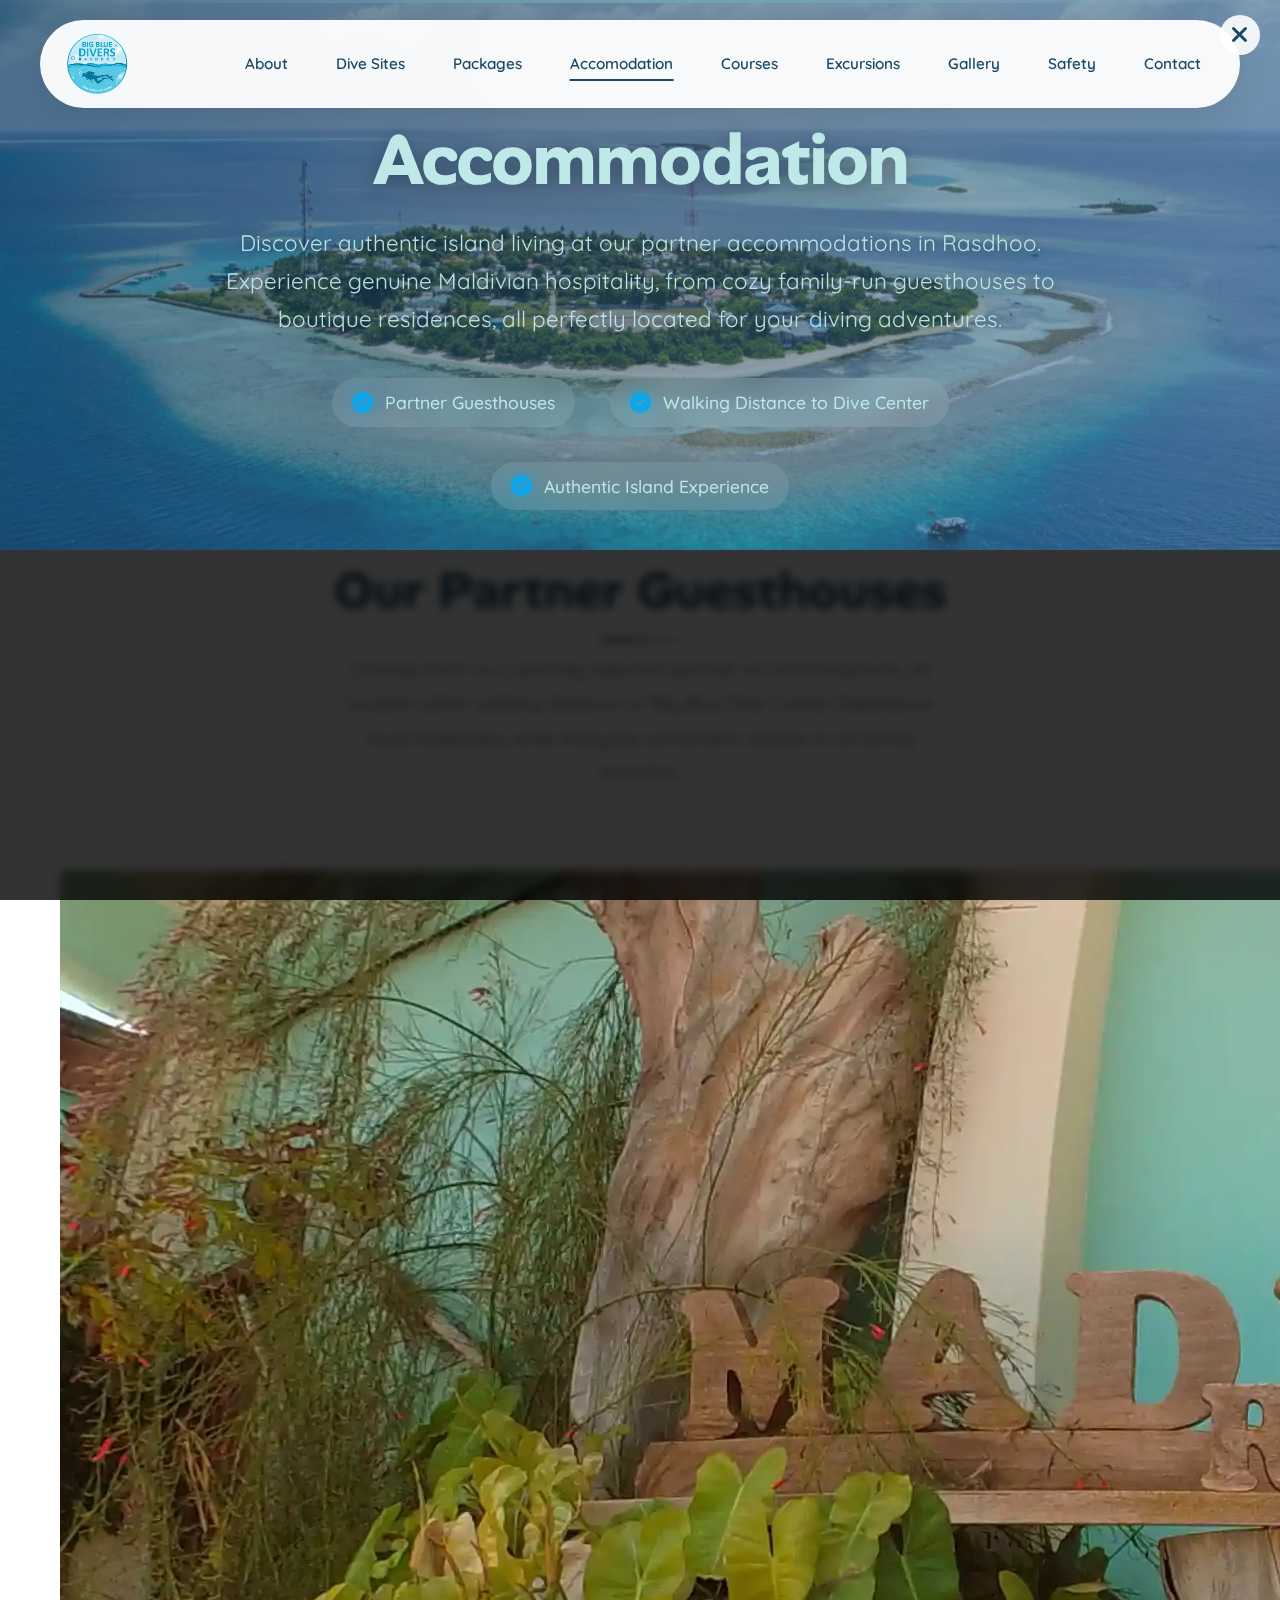
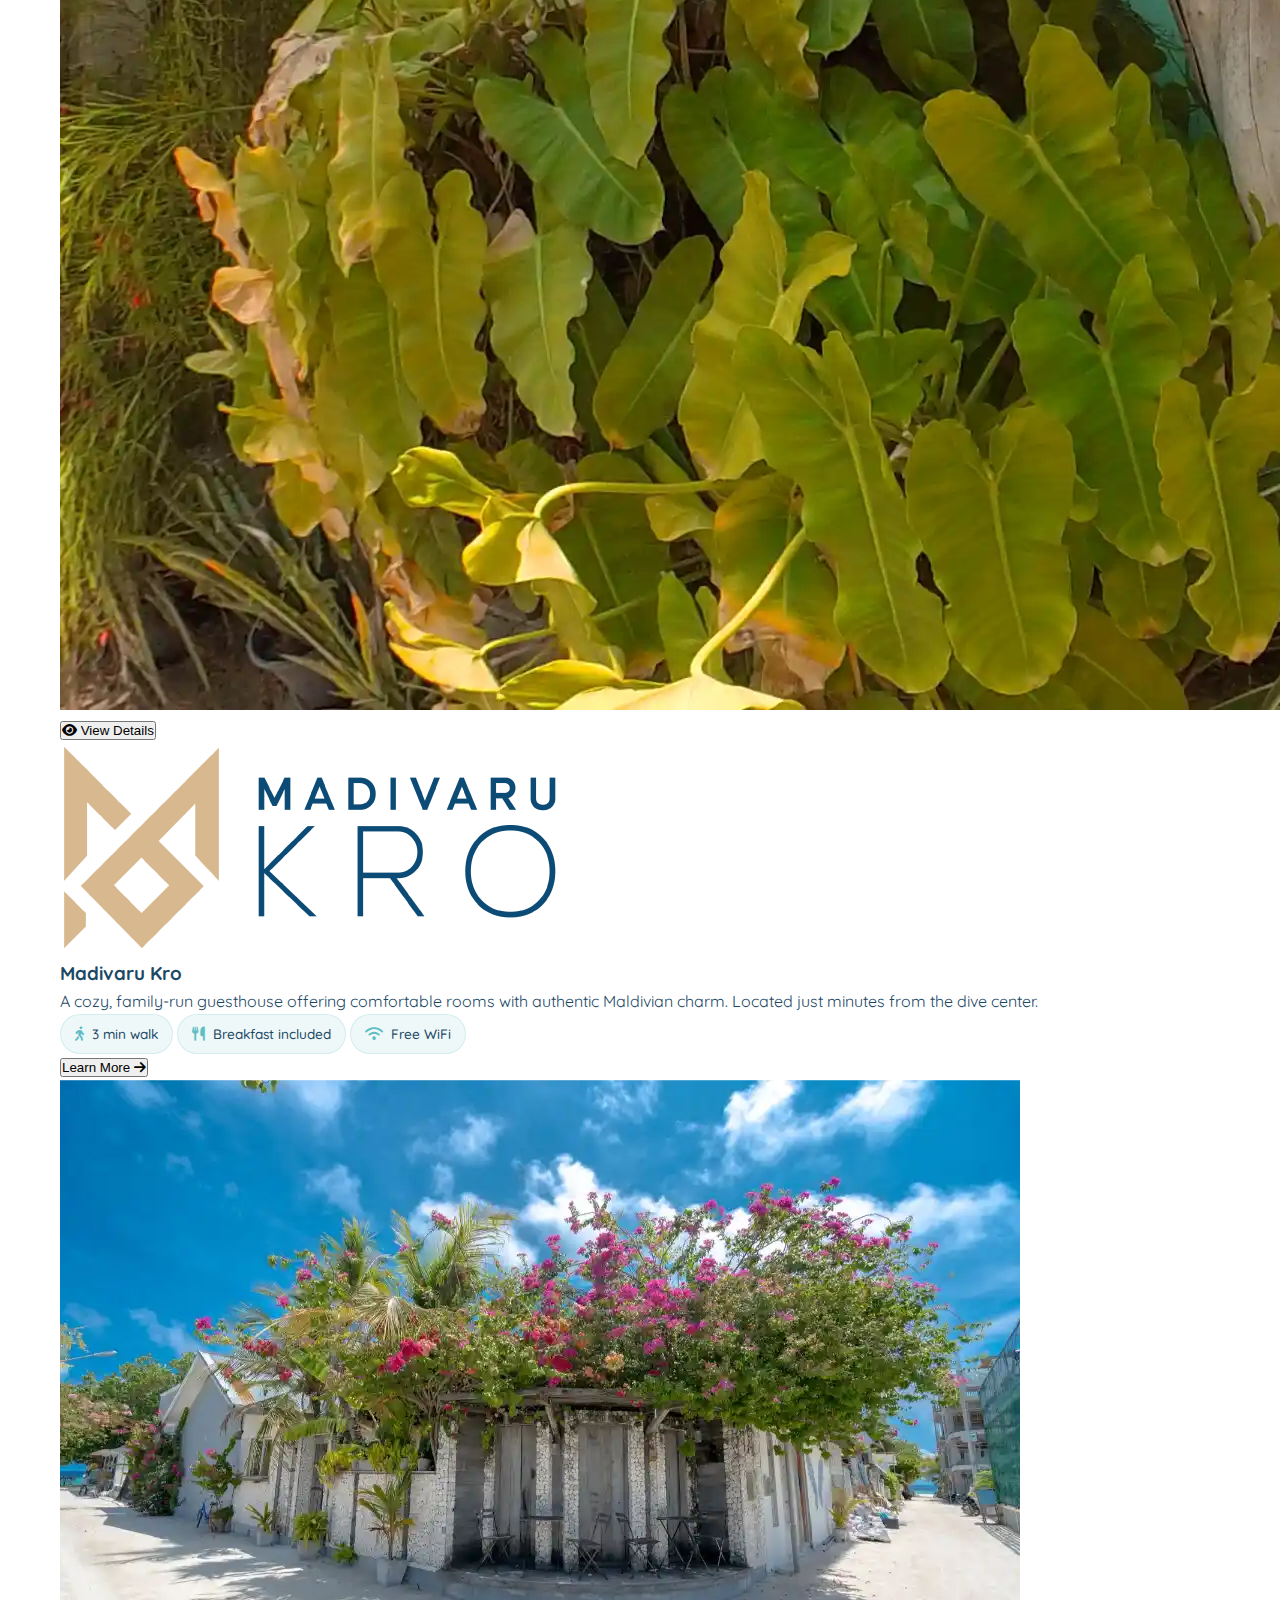
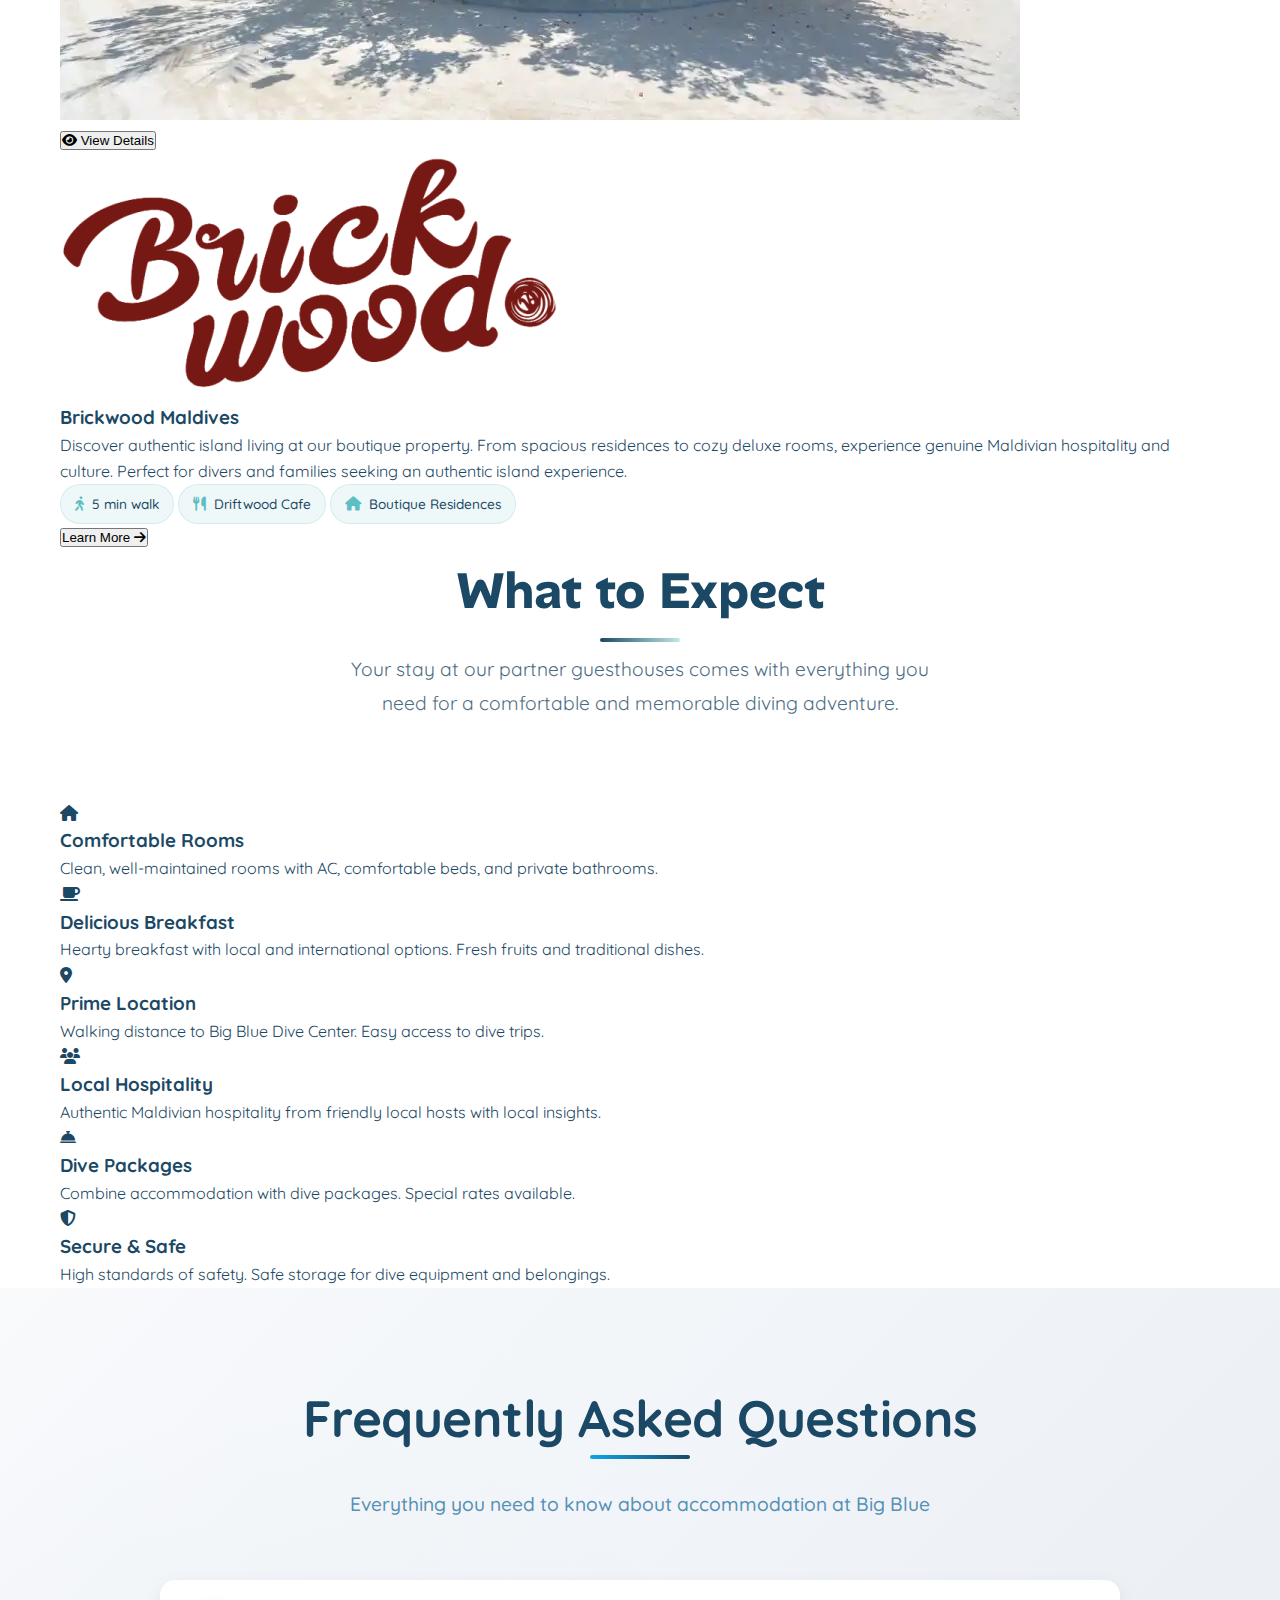
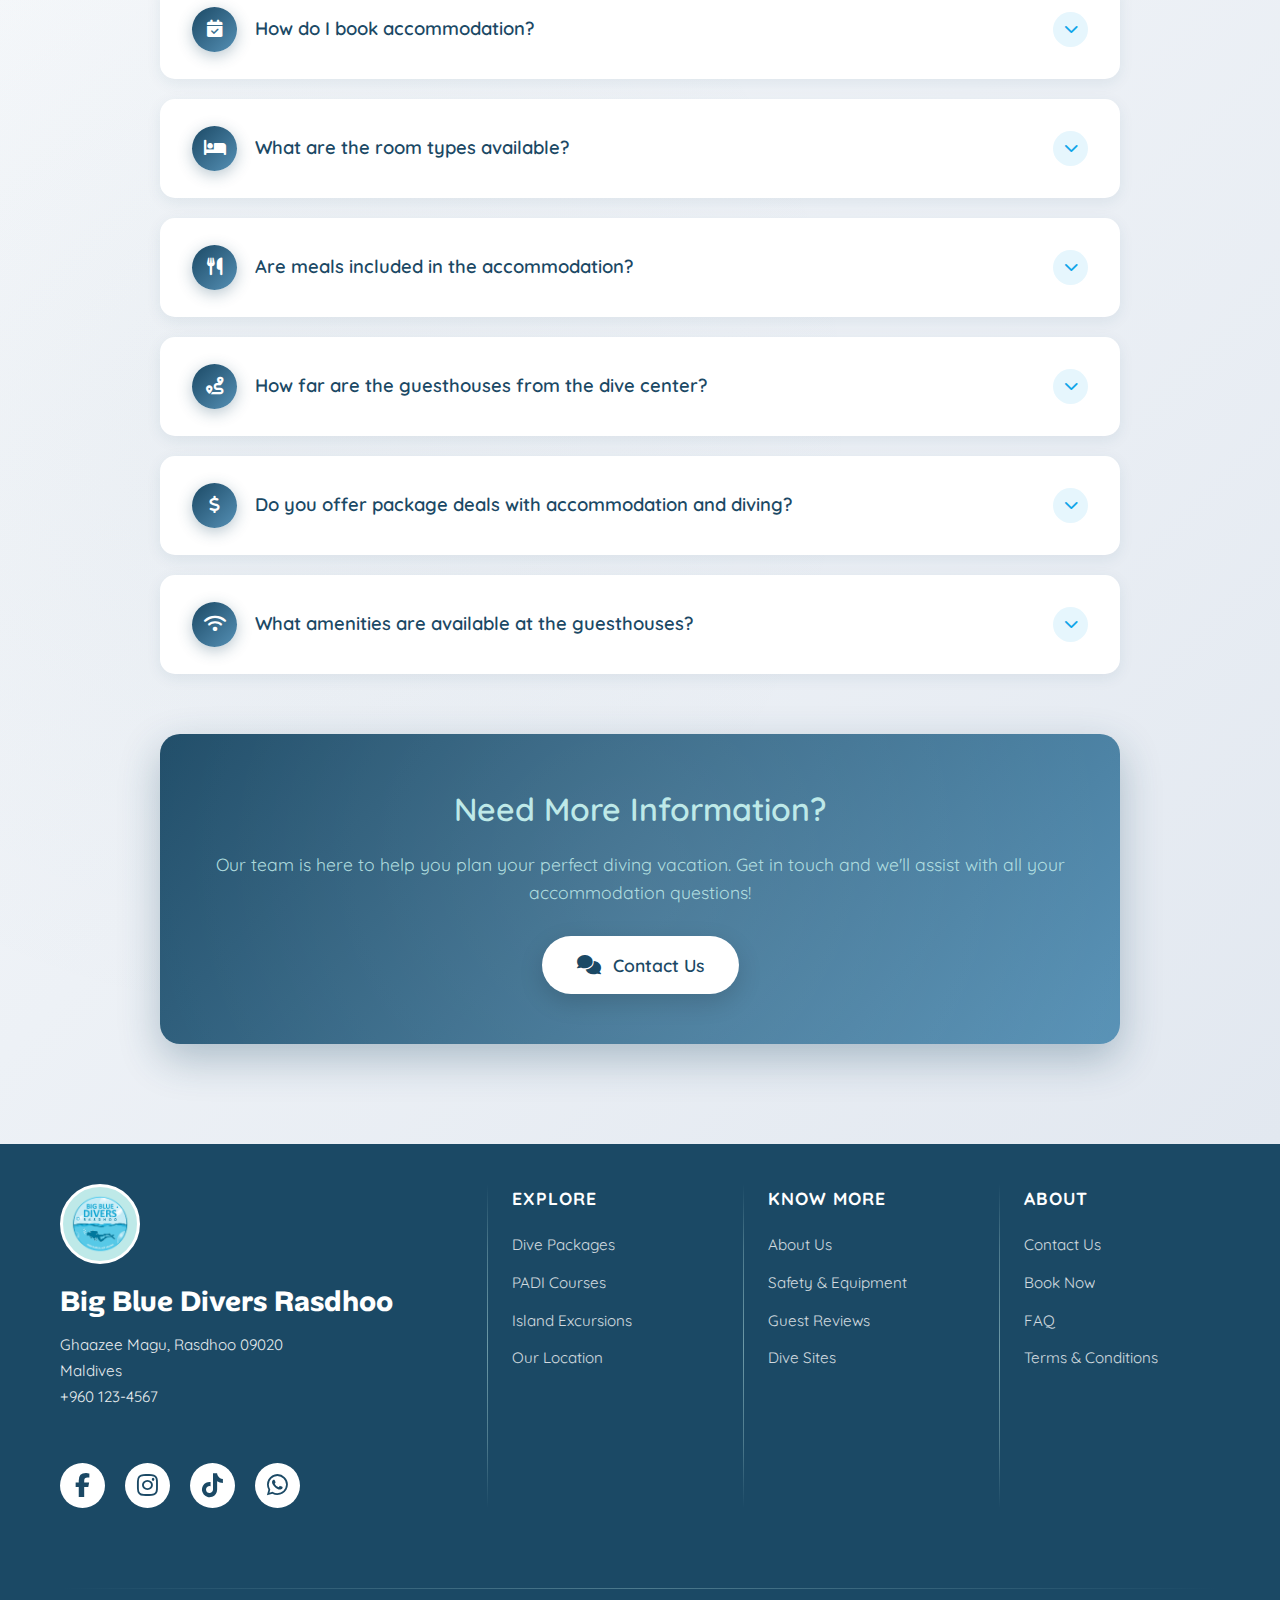
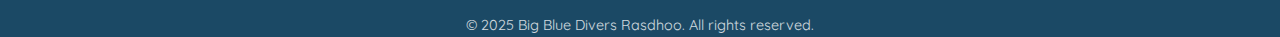
<file: accomodation.html>
<!DOCTYPE html>
<html lang="en">
  <head>
    <meta charset="UTF-8" />
    <meta name="viewport" content="width=device-width, initial-scale=1.0" />
    <title>Accomodation • Big Blue Dive Rasdhoo</title>
    <link rel="stylesheet" href="style.css" />
    <link rel="stylesheet" href="style2.css" />
    <link
      rel="stylesheet"
      href="https://cdnjs.cloudflare.com/ajax/libs/font-awesome/6.5.1/css/all.min.css"
    />
    <script src="script.js"></script>
    <script>
      // Smooth scroll with offset for sticky header
      document.querySelectorAll('a[href^="#"]').forEach((anchor) => {
        anchor.addEventListener("click", function (e) {
          e.preventDefault();
          const targetId = this.getAttribute("href");
          if (targetId === "#") return;
          const targetElement = document.querySelector(targetId);
          if (targetElement) {
            const headerOffset = 120;
            const elementPosition = targetElement.getBoundingClientRect().top;
            const offsetPosition =
              elementPosition + window.pageYOffset - headerOffset;
            window.scrollTo({
              top: offsetPosition,
              behavior: "smooth",
            });
          }
        });
      });

      // Guesthouse data
      const guesthouseData = {
        madivaru: {
          name: "Madivaru Kro",
          website: "https://www.madivarukro.com/",
          email: "info@madivarukro.com",
          phone: "+960 95122122",
          logo: "images/kro-logo.png",
          image: "images/kro1.webp",
          images: [
            "images/kro1.webp",
            "images/kro2.webp",
            "images/kro3.webp",
            "images/kro4.webp",
            "images/kro5.webp",
          ],
          description:
            "Experience authentic Maldivian hospitality at Madivaru Kro, nestled in the heart of Rasdhoo island. This charming guesthouse features a traditional wood-finished courtyard, welcoming reception area, and communal lounging and dining spaces. Located just 300 meters from 'Bikini Beach' and 280 meters from the harbor, Madivaru Kro offers the perfect blend of local culture and modern comfort, making it an ideal base for your diving adventures with Big Blue.",
          features: [
            "Traditional wood-finished courtyard",
            "Located 300m from Bikini Beach",
            "280m from Rasdhoo harbor",
            "Communal lounging and dining spaces",
            "Reception area with local hospitality",
            "Walking distance to Big Blue Dive Center",
            "Traditional Maldivian architecture",
            "Roof terrace with panoramic views",
          ],
          rooms: [
            "6 Double rooms available",
            "1 Family room (perfect for groups)",
            "4 Triple rooms",
            "All rooms with private bathrooms",
            "Comfortable, clean accommodations",
            "Traditional Maldivian design elements",
          ],
          amenities: [
            "Open-air roof terrace",
            "Complimentary sunbeds",
            "Panoramic sunrise & sunset views",
            "Free WiFi throughout",
            "Air-conditioned rooms",
            "Communal dining area",
            "Traditional courtyard",
            "Reception and information desk",
            "Close to beach and harbor",
          ],
          location:
            "Rasdhoo Island, North Ari Atoll - 300m from Bikini Beach, 280m from harbor",
          contact:
            "Book through Big Blue Dive Center or contact Madivaru Kro directly",
          special:
            "Enjoy breathtaking Maldivian sunrises and sunsets from the complimentary roof terrace with panoramic views.",
        },
        brickwood: {
          name: "Brickwood Maldives",
          website: "www.brickwoodmaldives.com",
          email: "hello@brickwoodmaldives.com",
          phone: "+960 9159099",
          logo: "images/brickwood-logo.png",
          image: "images/brickwood-1.webp",
          images: [
            "images/brickwood-1.webp",
            "images/brickwood-2.webp",
            "images/brickwood-3.webp",
            "images/brickwood-4.webp",
            "images/brickwood-5.webp",
            "images/brickwood-6.webp",
          ],
          description:
            "Discover Authentic Island Living at Brickwood Maldives. Experience the true essence of the Maldives at our boutique property in Rasdhoo, Ari Atoll. We offer serene and welcoming accommodations designed to help you escape the ordinary, reconnect with nature, and immerse yourself in authentic Maldivian culture. From spacious residences to cozy deluxe rooms, Brickwood provides the perfect base for your diving adventures with Big Blue.",
          features: [
            "Boutique holiday experiences in Rasdhoo",
            "Walking distance to dive center (5 minutes)",
            "Spacious residences and deluxe rooms",
            "Authentic Maldivian island living",
            "On-site Driftwood Cafe with local cuisine",
            "Community engagement and local culture",
            "Sustainable practices and environmental protection",
            "Warm, genuine hospitality rooted in respect",
          ],
          rooms: [
            "Five Bedroom Residence (5000 sqft) - Sleeps 10 adults + 5 children",
            "Three Bedroom Residence (1396 sqft) - Sleeps 6 adults + 5 children",
            "Two Bedroom Residence (1028 sqft) - Sleeps 4 adults + 2 children",
            "5 Deluxe Rooms (165 sqft each) - Sleeps 2 adults + 1 child",
            "All residences feature separate dining and living areas",
            "Kitchenettes available in all residences",
            "King-sized beds throughout",
          ],
          amenities: [
            "Driftwood Cafe - Maldivian & Western cuisine",
            "Separate dining areas (residences)",
            "Separate living areas (residences)",
            "Kitchenettes (residences)",
            "Free WiFi throughout",
            "Air conditioning",
            "Hot water",
            "Daily housekeeping",
            "Authentic island experiences",
            "Local cultural activities",
            "Sustainability initiatives",
            "Community connection",
          ],
          location:
            "Rasdhoo, Ari Atoll, Republic of Maldives - 5 minutes walk from Big Blue Dive Center",
          contact:
            "Book through Big Blue Dive Center or contact Brickwood directly",
          special:
            "At Brickwood Maldives, we're more than just accommodation. Experience our values of hospitality, quality, authenticity, sustainability, and community engagement. Enjoy authentic island flavors at Driftwood Cafe and discover hidden gems of Rasdhoo through our curated experiences.",
        },
      };

      // Open guesthouse modal
      function openGuesthouseModal(guesthouseId) {
        const data = guesthouseData[guesthouseId];
        if (!data) return;

        // Reset image index
        currentImageIndex = 0;
        if (data.images && data.images.length > 0) {
          currentGuesthouseImages = data.images;
        }

        const modal = document.getElementById("guesthouse-modal");
        const modalBody = document.getElementById("modal-content-body");

        // Store current guesthouse ID for image navigation
        modal.setAttribute("data-guesthouse-id", guesthouseId);

        modalBody.innerHTML = `
          <!-- Hero Section -->
          <div class="modal-hero">
            <div class="modal-hero-image">
              <img src="${
                data.images && data.images.length > 0
                  ? data.images[0]
                  : data.image
              }" alt="${data.name}" id="modal-main-img" />
              <div class="modal-hero-overlay"></div>
              ${
                data.images && data.images.length > 1
                  ? `
              <div class="image-nav image-nav-prev" onclick="changeModalImage(-1)">
                <i class="fas fa-chevron-left"></i>
              </div>
              <div class="image-nav image-nav-next" onclick="changeModalImage(1)">
                <i class="fas fa-chevron-right"></i>
              </div>
              `
                  : ""
              }
              ${
                data.images && data.images.length > 1
                  ? `
              <div class="modal-image-counter">
                <span id="current-image">1</span> / ${data.images.length}
              </div>
              `
                  : ""
              }
            </div>
            ${
              data.images && data.images.length > 1
                ? `
            <div class="modal-thumbnails">
              ${data.images
                .map(
                  (img, index) => `
                <div class="thumbnail-item ${
                  index === 0 ? "active" : ""
                }" onclick="selectModalImage(${index})">
                  <img src="${img}" alt="${data.name} ${index + 1}" />
                </div>
              `
                )
                .join("")}
            </div>
            `
                : ""
            }
          </div>

          <!-- Header Section -->
          <div class="modal-landing-header">
            <div class="modal-landing-logo">
              <img src="${data.logo}" alt="${data.name} Logo" />
            </div>
            <h1 class="modal-landing-title">${data.name}</h1>
            <p class="modal-landing-subtitle">${data.description}</p>
            ${
              data.website
                ? `<a href="${data.website}" target="_blank" class="modal-landing-website">
              <i class="fas fa-globe"></i>
              <span>Visit Website</span>
            </a>`
                : ""
            }
          </div>

          ${
            data.special
              ? `
          <!-- Highlight Banner -->
          <div class="modal-landing-banner">
            <div class="modal-landing-banner-icon">
              <i class="fas fa-star"></i>
            </div>
            <p>${data.special}</p>
          </div>
          `
              : ""
          }

          <!-- Features Section -->
          <section class="modal-landing-section modal-features-section">
            <div class="modal-landing-container">
              <h2 class="modal-landing-section-title">
                <span>Key Features</span>
              </h2>
              <div class="modal-features-grid">
                ${data.features
                  .map(
                    (feature) => `
                  <div class="modal-feature-card">
                    <div class="modal-feature-icon">
                      <i class="fas fa-check-circle"></i>
                    </div>
                    <p>${feature}</p>
                  </div>
                `
                  )
                  .join("")}
              </div>
            </div>
          </section>

          <!-- Room Types Section -->
          <section class="modal-landing-section modal-rooms-section">
            <div class="modal-landing-container">
              <h2 class="modal-landing-section-title">
                <span>Accommodations</span>
              </h2>
              <div class="modal-rooms-grid">
                ${data.rooms
                  .map(
                    (room) => `
                  <div class="modal-room-card">
                    <div class="modal-room-icon">
                      <i class="fas fa-bed"></i>
                    </div>
                    <p>${room}</p>
                  </div>
                `
                  )
                  .join("")}
              </div>
            </div>
          </section>

          <!-- Amenities Section -->
          <section class="modal-landing-section modal-amenities-section">
            <div class="modal-landing-container">
              <h2 class="modal-landing-section-title">
                <span>Amenities & Facilities</span>
              </h2>
              <div class="modal-amenities-grid">
                ${data.amenities
                  .map(
                    (amenity) => `
                  <div class="modal-amenity-card">
                    <i class="fas fa-check"></i>
                    <span>${amenity}</span>
                  </div>
                `
                  )
                  .join("")}
              </div>
            </div>
          </section>

          <!-- Location & Contact Section -->
          <section class="modal-landing-section modal-contact-section-landing">
            <div class="modal-landing-container">
              <div class="modal-contact-grid">
                <div class="modal-contact-card">
                  <div class="modal-contact-icon">
                    <i class="fas fa-map-marker-alt"></i>
                  </div>
                  <h3>Location</h3>
                  <p>${data.location}</p>
                </div>
                ${
                  data.email || data.phone
                    ? `
                <div class="modal-contact-card">
                  <div class="modal-contact-icon">
                    <i class="fas fa-phone-alt"></i>
                  </div>
                  <h3>Contact</h3>
                  <div class="modal-contact-details">
                    ${
                      data.phone
                        ? `
                    <a href="tel:${data.phone.replace(/\s/g, "")}">
                      <i class="fas fa-phone"></i>
                      ${data.phone}
                    </a>
                    `
                        : ""
                    }
                    ${
                      data.email
                        ? `
                    <a href="mailto:${data.email}">
                      <i class="fas fa-envelope"></i>
                      ${data.email}
                    </a>
                    `
                        : ""
                    }
                  </div>
                </div>
                `
                    : ""
                }
              </div>
            </div>
          </section>

          <!-- CTA Section -->
          <section class="modal-landing-cta">
            <div class="modal-landing-container">
              <h2>Ready to Experience Authentic Island Living?</h2>
              <p>Book your stay and diving adventure with us today</p>
              <div class="modal-landing-cta-buttons">
                <a href="contact.html#contact" class="modal-landing-btn modal-landing-btn-primary">
                  <i class="fas fa-envelope"></i>
                  <span>Book Through Big Blue</span>
                </a>
                ${
                  data.website
                    ? `
                <a href="${data.website}" target="_blank" class="modal-landing-btn modal-landing-btn-secondary">
                  <i class="fas fa-external-link-alt"></i>
                  <span>Visit Website</span>
                </a>
                `
                    : ""
                }
              </div>
              <p class="modal-landing-note">
                <i class="fas fa-info-circle"></i>
                Special rates available when booking accommodation with dive packages
              </p>
            </div>
          </section>
        `;

        modal.classList.add("active");
        document.body.style.overflow = "hidden";
      }

      // Close guesthouse modal
      function closeGuesthouseModal() {
        const modal = document.getElementById("guesthouse-modal");
        modal.classList.remove("active");
        document.body.style.overflow = "auto";
      }

      // Image gallery navigation
      let currentImageIndex = 0;
      let currentGuesthouseImages = [];

      function changeModalImage(direction) {
        const modal = document.getElementById("guesthouse-modal");
        const guesthouseId = modal.getAttribute("data-guesthouse-id");
        const data = guesthouseData[guesthouseId];
        if (!data || !data.images || data.images.length <= 1) return;

        currentImageIndex += direction;

        if (currentImageIndex < 0) {
          currentImageIndex = data.images.length - 1;
        } else if (currentImageIndex >= data.images.length) {
          currentImageIndex = 0;
        }

        updateModalImage(currentImageIndex);
      }

      function selectModalImage(index) {
        currentImageIndex = index;
        updateModalImage(index);
      }

      function updateModalImage(index) {
        const modal = document.getElementById("guesthouse-modal");
        const guesthouseId = modal.getAttribute("data-guesthouse-id");
        const data = guesthouseData[guesthouseId];
        if (!data || !data.images) return;

        const mainImg = document.getElementById("modal-main-img");
        if (mainImg && data.images[index]) {
          mainImg.src = data.images[index];
        }

        // Update active thumbnail
        document.querySelectorAll(".thumbnail-item").forEach((thumb, i) => {
          thumb.classList.toggle("active", i === index);
        });

        // Update image counter
        const counter = document.getElementById("current-image");
        if (counter) {
          counter.textContent = index + 1;
        }
      }

      // Keyboard navigation for modal
      document.addEventListener("keydown", function (e) {
        const modal = document.getElementById("guesthouse-modal");
        if (!modal.classList.contains("active")) return;

        if (e.key === "Escape") {
          closeGuesthouseModal();
        } else if (e.key === "ArrowLeft") {
          e.preventDefault();
          changeModalImage(-1);
        } else if (e.key === "ArrowRight") {
          e.preventDefault();
          changeModalImage(1);
        }
      });

      // FAQ toggle function
      function toggleAccommodationFAQ(id) {
        const answer = document.getElementById(`accommodation-faq-${id}`);
        const faqItem = answer.closest(".faq-item");
        const arrow = faqItem.querySelector(".faq-arrow i");

        // Close all other FAQs
        document.querySelectorAll(".faq-item").forEach((item) => {
          if (item !== faqItem) {
            item.classList.remove("active");
          }
        });

        // Toggle current FAQ
        faqItem.classList.toggle("active");
      }
    </script>
    <style>
      body {
        margin: 0 !important;
        padding: 0 !important;
      }
      main.packages-main {
        margin-top: 0 !important;
        padding-top: 0 !important;
      }
    </style>
  </head>
  <body style="margin: 0; padding: 0">
    <header class="header">
      <nav class="navbar">
        <div class="nav-container">
          <div class="logo">
            <a href="index.html#home">
              <img src="images/logo.webp" alt="Big Blue Logo" />
            </a>
          </div>
          <ul class="nav-menu">
            <li class="nav-item">
              <a href="about.html" class="nav-link">About</a>
              <ul class="dropdown-menu">
                <li><a href="about.html">About Big Blue</a></li>
                <li><a href="about.html#our-story">Our Story</a></li>
                <li><a href="about.html#dive-center">Dive Center</a></li>
                <li><a href="about.html#team">Meet The Team</a></li>
                <li><a href="about.html#values">Our Values & Mission</a></li>
                <li><a href="about.html#certifications">Certifications</a></li>
                <li><a href="about.html#rasdhoo">Discover Rasdhoo</a></li>
                <li>
                  <a href="about.html#how-to-get-here">How to Get Here</a>
                </li>
                <li><a href="gallery.html">Dive Gallery</a></li>
              </ul>
            </li>
            <li class="nav-item">
              <a href="dive-sites.html" class="nav-link">Dive Sites</a>
              <ul class="dropdown-menu">
                <li><a href="dive-sites.html">All Dive Sites</a></li>
                <li><a href="dive-sites.html#dive-map">Dive Map</a></li>
                <li><a href="dive-sites.html#dive-sites">Featured Sites</a></li>
                <li><a href="dive-sites.html#marine-life">Marine Life</a></li>
                <li><a href="dive-sites.html#faq">FAQ</a></li>
              </ul>
            </li>
            <li class="nav-item">
              <a href="packages.html" class="nav-link">Packages</a>
              <ul class="dropdown-menu">
                <li><a href="index.html#services">All Packages</a></li>
                <li>
                  <a href="packages.html#packages-overview">Package Overview</a>
                </li>
                <li><a href="packages.html#customize">Customize Package</a></li>
                <li>
                  <a href="packages.html#what-to-expect">What to Expect</a>
                </li>
                <li><a href="index.html#package-small-wave">Small Wave</a></li>
                <li><a href="index.html#package-low-tide">Low Tide</a></li>
                <li><a href="index.html#package-high-tide">High Tide</a></li>
              </ul>
            </li>
            <li class="nav-item">
              <a href="accomodation.html" class="nav-link active"
                >Accomodation</a
              >
              <ul class="dropdown-menu">
                <li><a href="accomodation.html">All Accomodation</a></li>
                <li><a href="accomodation.html#guesthouses">Guesthouses</a></li>
                <li>
                  <a href="accomodation.html#madivaru">Madivaru Kro</a>
                </li>
                <li>
                  <a href="accomodation.html#brickwood">Brickwood Maldives</a>
                </li>
                <li>
                  <a href="accomodation.html#what-to-expect">What to Expect</a>
                </li>
                <li><a href="accomodation.html#faq">FAQ</a></li>
              </ul>
            </li>
            <li class="nav-item">
              <a href="courses.html" class="nav-link">Courses</a>
              <ul class="dropdown-menu">
                <li><a href="courses.html#courses-grid">All Courses</a></li>
                <li><a href="courses.html#courses-grid">PADI Courses</a></li>
                <li>
                  <a href="courses.html#course-packages">Course Packages</a>
                </li>
                <li><a href="courses.html#requirements">Requirements</a></li>
                <li><a href="courses.html#book-course">Book Course</a></li>
                <li><a href="courses.html#faq">FAQ</a></li>
              </ul>
            </li>
            <li class="nav-item">
              <a href="excursions.html" class="nav-link">Excursions</a>
              <ul class="dropdown-menu">
                <li><a href="excursions.html">All Excursions</a></li>
                <li>
                  <a href="excursions.html#excursion-snorkeling">Snorkeling</a>
                </li>
                <li>
                  <a href="excursions.html#excursion-sunset">Sunset Cruise</a>
                </li>
                <li>
                  <a href="excursions.html#excursion-dolphin"
                    >Dolphin Watching</a
                  >
                </li>
                <li>
                  <a href="excursions.html#excursion-fish-feeding"
                    >Fish Feeding</a
                  >
                </li>
                <li>
                  <a href="excursions.html#excursion-picnic">Picnic Islands</a>
                </li>
              </ul>
            </li>
            <li class="nav-item">
              <a href="gallery.html" class="nav-link">Gallery</a>
              <ul class="dropdown-menu">
                <li><a href="gallery.html">Photo Gallery</a></li>
                <li><a href="index.html#reviews">Guest Reviews</a></li>
                <li><a href="dive-sites.html">Dive Sites</a></li>
              </ul>
            </li>
            <li class="nav-item">
              <a href="safety.html" class="nav-link">Safety</a>
              <ul class="dropdown-menu">
                <li><a href="safety.html#safety">Safety First</a></li>
                <li>
                  <a href="safety.html#safety-certified">Certified Equipment</a>
                </li>
                <li>
                  <a href="safety.html#safety-guides">Professional Guides</a>
                </li>
                <li>
                  <a href="safety.html#safety-protocols">Safety Protocols</a>
                </li>
                <li><a href="safety.html#safety-vessels">Modern Vessels</a></li>
                <li>
                  <a href="safety.html#safety-emergency"
                    >Emergency Procedures</a
                  >
                </li>
              </ul>
            </li>
            <li class="nav-item">
              <a href="contact.html" class="nav-link">Contact</a>
              <ul class="dropdown-menu">
                <li><a href="contact.html#contact">Send a Message</a></li>
                <li><a href="contact.html#location">Our Location</a></li>
                <li><a href="contact.html#hours">Opening Hours</a></li>
                <li><a href="about.html#team">Meet The Team</a></li>
              </ul>
            </li>
          </ul>
        </div>
      </nav>
    </header>

    <main class="packages-main" style="margin: 0; padding: 0">
      <!-- Hero Section -->
      <section class="packages-hero">
        <div class="packages-hero__background">
          <img
            src="images/rasdhoo-island.webp"
            alt="Rasdhoo Island accommodation"
          />
        </div>
        <div class="packages-hero__overlay"></div>
        <div class="packages-hero__bubbles" aria-hidden="true">
          <span></span>
          <span></span>
          <span></span>
          <span></span>
          <span></span>
        </div>
        <div class="container packages-hero__content">
          <h1 class="packages-hero__title">Accommodation</h1>
          <p class="packages-hero__subtitle">
            Discover authentic island living at our partner accommodations in
            Rasdhoo. Experience genuine Maldivian hospitality, from cozy
            family-run guesthouses to boutique residences, all perfectly located
            for your diving adventures.
          </p>
          <div class="packages-hero__features">
            <div class="hero-feature">
              <i class="fas fa-check-circle"></i>
              <span>Partner Guesthouses</span>
            </div>
            <div class="hero-feature">
              <i class="fas fa-check-circle"></i>
              <span>Walking Distance to Dive Center</span>
            </div>
            <div class="hero-feature">
              <i class="fas fa-check-circle"></i>
              <span>Authentic Island Experience</span>
            </div>
          </div>
        </div>
      </section>

      <!-- Guesthouses Showcase Section -->
      <section id="guesthouses" class="guesthouses-section">
        <div class="container">
          <div class="section-header">
            <h2 class="section-title">Our Partner Guesthouses</h2>
            <p class="section-subtitle">
              Choose from our carefully selected partner accommodations, all
              located within walking distance of Big Blue Dive Center.
              Experience local hospitality while enjoying convenient access to
              all diving activities.
            </p>
          </div>

          <div class="guesthouses-grid">
            <!-- Madivaru Kro Guesthouse -->
            <div class="guesthouse-card" data-guesthouse="madivaru">
              <!-- Note: Replace placeholder images with actual guesthouse images -->
              <div class="guesthouse-image">
                <img src="images/kro1.webp" alt="Madivaru Kro Guest House" />
                <div class="guesthouse-overlay">
                  <button
                    class="guesthouse-view-btn"
                    onclick="openGuesthouseModal('madivaru')"
                  >
                    <i class="fas fa-eye"></i>
                    <span>View Details</span>
                  </button>
                </div>
              </div>
              <div class="guesthouse-logo-container">
                <!-- Note: Replace with actual Madivaru Kro logo image -->
                <img
                  src="images/kro-logo.png"
                  alt="Madivaru Kro Logo"
                  class="guesthouse-logo"
                  onclick="openGuesthouseModal('madivaru')"
                />
              </div>
              <div class="guesthouse-info">
                <h3 class="guesthouse-name">Madivaru Kro</h3>
                <p class="guesthouse-description">
                  A cozy, family-run guesthouse offering comfortable rooms with
                  authentic Maldivian charm. Located just minutes from the dive
                  center.
                </p>
                <div class="guesthouse-features">
                  <span class="feature-tag">
                    <i class="fas fa-walking"></i> 3 min walk
                  </span>
                  <span class="feature-tag">
                    <i class="fas fa-utensils"></i> Breakfast included
                  </span>
                  <span class="feature-tag">
                    <i class="fas fa-wifi"></i> Free WiFi
                  </span>
                </div>
                <button
                  class="guesthouse-btn"
                  onclick="openGuesthouseModal('madivaru')"
                >
                  Learn More
                  <i class="fas fa-arrow-right"></i>
                </button>
              </div>
            </div>

            <!-- Brickwood Guesthouse -->
            <div class="guesthouse-card" data-guesthouse="brickwood">
              <!-- Note: Replace placeholder images with actual guesthouse images -->
              <div class="guesthouse-image">
                <img
                  src="images/brickwood-1.webp"
                  alt="Brickwood Guest House"
                />
                <div class="guesthouse-overlay">
                  <button
                    class="guesthouse-view-btn"
                    onclick="openGuesthouseModal('brickwood')"
                  >
                    <i class="fas fa-eye"></i>
                    <span>View Details</span>
                  </button>
                </div>
              </div>
              <div class="guesthouse-logo-container">
                <!-- Note: Replace with actual Brickwood logo image -->
                <img
                  src="images/brickwood-logo.png"
                  alt="Brickwood Logo"
                  class="guesthouse-logo"
                  onclick="openGuesthouseModal('brickwood')"
                />
              </div>
              <div class="guesthouse-info">
                <h3 class="guesthouse-name">Brickwood Maldives</h3>
                <p class="guesthouse-description">
                  Discover authentic island living at our boutique property.
                  From spacious residences to cozy deluxe rooms, experience
                  genuine Maldivian hospitality and culture. Perfect for divers
                  and families seeking an authentic island experience.
                </p>
                <div class="guesthouse-features">
                  <span class="feature-tag">
                    <i class="fas fa-walking"></i> 5 min walk
                  </span>
                  <span class="feature-tag">
                    <i class="fas fa-utensils"></i> Driftwood Cafe
                  </span>
                  <span class="feature-tag">
                    <i class="fas fa-home"></i> Boutique Residences
                  </span>
                </div>
                <button
                  class="guesthouse-btn"
                  onclick="openGuesthouseModal('brickwood')"
                >
                  Learn More
                  <i class="fas fa-arrow-right"></i>
                </button>
              </div>
            </div>
          </div>
        </div>
      </section>

      <!-- What to Expect Section -->
      <section id="what-to-expect" class="accommodation-expect-section">
        <div class="container">
          <div class="section-header">
            <h2 class="section-title">What to Expect</h2>
            <p class="section-subtitle">
              Your stay at our partner guesthouses comes with everything you
              need for a comfortable and memorable diving adventure.
            </p>
          </div>

          <div class="expect-horizontal-scroll">
            <div class="expect-card-compact">
              <div class="expect-icon-compact">
                <i class="fas fa-home"></i>
              </div>
              <h3 class="expect-title-compact">Comfortable Rooms</h3>
              <p class="expect-description-compact">
                Clean, well-maintained rooms with AC, comfortable beds, and
                private bathrooms.
              </p>
            </div>

            <div class="expect-card-compact">
              <div class="expect-icon-compact">
                <i class="fas fa-coffee"></i>
              </div>
              <h3 class="expect-title-compact">Delicious Breakfast</h3>
              <p class="expect-description-compact">
                Hearty breakfast with local and international options. Fresh
                fruits and traditional dishes.
              </p>
            </div>

            <div class="expect-card-compact">
              <div class="expect-icon-compact">
                <i class="fas fa-map-marker-alt"></i>
              </div>
              <h3 class="expect-title-compact">Prime Location</h3>
              <p class="expect-description-compact">
                Walking distance to Big Blue Dive Center. Easy access to dive
                trips.
              </p>
            </div>

            <div class="expect-card-compact">
              <div class="expect-icon-compact">
                <i class="fas fa-users"></i>
              </div>
              <h3 class="expect-title-compact">Local Hospitality</h3>
              <p class="expect-description-compact">
                Authentic Maldivian hospitality from friendly local hosts with
                local insights.
              </p>
            </div>

            <div class="expect-card-compact">
              <div class="expect-icon-compact">
                <i class="fas fa-concierge-bell"></i>
              </div>
              <h3 class="expect-title-compact">Dive Packages</h3>
              <p class="expect-description-compact">
                Combine accommodation with dive packages. Special rates
                available.
              </p>
            </div>

            <div class="expect-card-compact">
              <div class="expect-icon-compact">
                <i class="fas fa-shield-alt"></i>
              </div>
              <h3 class="expect-title-compact">Secure & Safe</h3>
              <p class="expect-description-compact">
                High standards of safety. Safe storage for dive equipment and
                belongings.
              </p>
            </div>
          </div>
        </div>
      </section>

      <!-- FAQ Section -->
      <section id="faq" class="faq-section">
        <div class="container">
          <div class="faq-content">
            <div class="faq-header">
              <h2 class="faq-title">Frequently Asked Questions</h2>
              <p class="faq-subtitle">
                Everything you need to know about accommodation at Big Blue
              </p>
            </div>

            <div class="faq-grid">
              <!-- FAQ Item 1 -->
              <div class="faq-item">
                <button
                  class="faq-question"
                  onclick="toggleAccommodationFAQ(1)"
                >
                  <span class="faq-icon">
                    <i class="fas fa-calendar-check"></i>
                  </span>
                  <span class="faq-question-text"
                    >How do I book accommodation?</span
                  >
                  <span class="faq-arrow">
                    <i class="fas fa-chevron-down"></i>
                  </span>
                </button>
                <div class="faq-answer" id="accommodation-faq-1">
                  <p>
                    You can book accommodation directly through our website when
                    booking dive packages, or contact us via email or WhatsApp.
                    We recommend booking in advance, especially during peak
                    season, to ensure availability at your preferred guesthouse.
                  </p>
                </div>
              </div>

              <!-- FAQ Item 2 -->
              <div class="faq-item">
                <button
                  class="faq-question"
                  onclick="toggleAccommodationFAQ(2)"
                >
                  <span class="faq-icon">
                    <i class="fas fa-bed"></i>
                  </span>
                  <span class="faq-question-text"
                    >What are the room types available?</span
                  >
                  <span class="faq-arrow">
                    <i class="fas fa-chevron-down"></i>
                  </span>
                </button>
                <div class="faq-answer" id="accommodation-faq-2">
                  <p>
                    Both guesthouses offer single, double, and twin rooms. Some
                    rooms feature ocean views, balconies, or additional
                    amenities. Contact us for specific room availability and to
                    discuss which room type best suits your needs.
                  </p>
                </div>
              </div>

              <!-- FAQ Item 3 -->
              <div class="faq-item">
                <button
                  class="faq-question"
                  onclick="toggleAccommodationFAQ(3)"
                >
                  <span class="faq-icon">
                    <i class="fas fa-utensils"></i>
                  </span>
                  <span class="faq-question-text"
                    >Are meals included in the accommodation?</span
                  >
                  <span class="faq-arrow">
                    <i class="fas fa-chevron-down"></i>
                  </span>
                </button>
                <div class="faq-answer" id="accommodation-faq-3">
                  <p>
                    Yes, breakfast is included with all accommodation bookings.
                    Both guesthouses offer delicious breakfast options featuring
                    local and international dishes. Lunch and dinner can be
                    arranged at local restaurants or cafes on the island.
                  </p>
                </div>
              </div>

              <!-- FAQ Item 4 -->
              <div class="faq-item">
                <button
                  class="faq-question"
                  onclick="toggleAccommodationFAQ(4)"
                >
                  <span class="faq-icon">
                    <i class="fas fa-route"></i>
                  </span>
                  <span class="faq-question-text"
                    >How far are the guesthouses from the dive center?</span
                  >
                  <span class="faq-arrow">
                    <i class="fas fa-chevron-down"></i>
                  </span>
                </button>
                <div class="faq-answer" id="accommodation-faq-4">
                  <p>
                    Madivaru Kro is approximately 3 minutes walking distance
                    from Big Blue Dive Center, while Brickwood Guest House is
                    about 5 minutes away. Both locations are very convenient for
                    joining morning dive trips and returning between activities.
                  </p>
                </div>
              </div>

              <!-- FAQ Item 5 -->
              <div class="faq-item">
                <button
                  class="faq-question"
                  onclick="toggleAccommodationFAQ(5)"
                >
                  <span class="faq-icon">
                    <i class="fas fa-dollar-sign"></i>
                  </span>
                  <span class="faq-question-text"
                    >Do you offer package deals with accommodation and
                    diving?</span
                  >
                  <span class="faq-arrow">
                    <i class="fas fa-chevron-down"></i>
                  </span>
                </button>
                <div class="faq-answer" id="accommodation-faq-5">
                  <p>
                    Absolutely! We offer special package rates when you book
                    accommodation together with diving packages. These packages
                    provide the best value and convenience. Contact us for
                    customized package quotes based on your diving plans and
                    length of stay.
                  </p>
                </div>
              </div>

              <!-- FAQ Item 6 -->
              <div class="faq-item">
                <button
                  class="faq-question"
                  onclick="toggleAccommodationFAQ(6)"
                >
                  <span class="faq-icon">
                    <i class="fas fa-wifi"></i>
                  </span>
                  <span class="faq-question-text"
                    >What amenities are available at the guesthouses?</span
                  >
                  <span class="faq-arrow">
                    <i class="fas fa-chevron-down"></i>
                  </span>
                </button>
                <div class="faq-answer" id="accommodation-faq-6">
                  <p>
                    Both guesthouses provide free WiFi, air conditioning, hot
                    water, comfortable beds, and daily housekeeping. Some rooms
                    feature balconies with ocean views. Equipment storage areas
                    are available for dive gear. Check with us for specific
                    amenities at each guesthouse.
                  </p>
                </div>
              </div>
            </div>

            <div class="faq-cta">
              <div class="faq-cta-content">
                <h3>Need More Information?</h3>
                <p>
                  Our team is here to help you plan your perfect diving
                  vacation. Get in touch and we'll assist with all your
                  accommodation questions!
                </p>
                <a href="contact.html#contact" class="faq-contact-btn">
                  <i class="fas fa-comments"></i>
                  <span>Contact Us</span>
                </a>
              </div>
            </div>
          </div>
        </div>
      </section>
    </main>

    <!-- Guesthouse Modal -->
    <div id="guesthouse-modal" class="guesthouse-modal">
      <div class="modal-backdrop" onclick="closeGuesthouseModal()"></div>
      <button class="modal-close" onclick="closeGuesthouseModal()">
        <i class="fas fa-times"></i>
      </button>
      <div class="modal-content-wrapper">
        <div class="modal-content">
          <div id="modal-content-body">
            <!-- Modal content will be dynamically inserted here -->
          </div>
        </div>
      </div>
    </div>

    <!-- Footer Section -->
    <footer class="footer">
      <div class="footer-container">
        <div class="footer-content">
          <div class="footer-column company-info">
            <div class="company-avatar">
              <img src="images/logo.webp" alt="Big Blue Logo" />
            </div>
            <h3 class="company-name">Big Blue Divers Rasdhoo</h3>
            <div class="company-details">
              <p>Ghaazee Magu, Rasdhoo 09020</p>
              <p>Maldives</p>
              <p>+960 123-4567</p>
            </div>
            <div class="social-icons">
              <a
                href="https://www.facebook.com/BigBlueDiversRasdhoo"
                target="_blank"
                rel="noopener noreferrer"
                class="social-icon"
                aria-label="Facebook"
              >
                <i class="fab fa-facebook-f"></i>
              </a>
              <a
                href="https://www.instagram.com/big_blue_divers_rasdhoo/"
                target="_blank"
                rel="noopener noreferrer"
                class="social-icon"
                aria-label="Instagram"
              >
                <i class="fab fa-instagram"></i>
              </a>
              <a
                href="https://www.tiktok.com/@bigbluediversrasdhoo"
                target="_blank"
                rel="noopener noreferrer"
                class="social-icon"
                aria-label="TikTok"
              >
                <i class="fab fa-tiktok"></i>
              </a>
              <a
                href="https://wa.me/9609774604"
                target="_blank"
                rel="noopener noreferrer"
                class="social-icon"
                aria-label="WhatsApp"
              >
                <i class="fab fa-whatsapp"></i>
              </a>
            </div>
          </div>

          <div class="footer-column">
            <h4 class="footer-title">EXPLORE</h4>
            <ul class="footer-links">
              <li><a href="index.html#services">Dive Packages</a></li>
              <li><a href="courses.html">PADI Courses</a></li>
              <li><a href="excursions.html">Island Excursions</a></li>
              <li><a href="index.html#location">Our Location</a></li>
            </ul>
          </div>

          <div class="footer-column">
            <h4 class="footer-title">KNOW MORE</h4>
            <ul class="footer-links">
              <li><a href="about.html">About Us</a></li>
              <li><a href="safety.html">Safety & Equipment</a></li>
              <li><a href="index.html#reviews">Guest Reviews</a></li>
              <li><a href="dive-sites.html">Dive Sites</a></li>
            </ul>
          </div>

          <div class="footer-column">
            <h4 class="footer-title">ABOUT</h4>
            <ul class="footer-links">
              <li><a href="contact.html#contact">Contact Us</a></li>
              <li><a href="packages.html#booking">Book Now</a></li>
              <li><a href="#faq">FAQ</a></li>
              <li><a href="index.html#terms">Terms & Conditions</a></li>
            </ul>
          </div>
        </div>

        <div class="footer-bottom">
          <div class="footer-divider"></div>
          <div class="footer-bottom-content">
            <p class="copyright">
              © 2025 Big Blue Divers Rasdhoo. All rights reserved.
            </p>
          </div>
        </div>
      </div>
    </footer>
  </body>
</html>
</file>
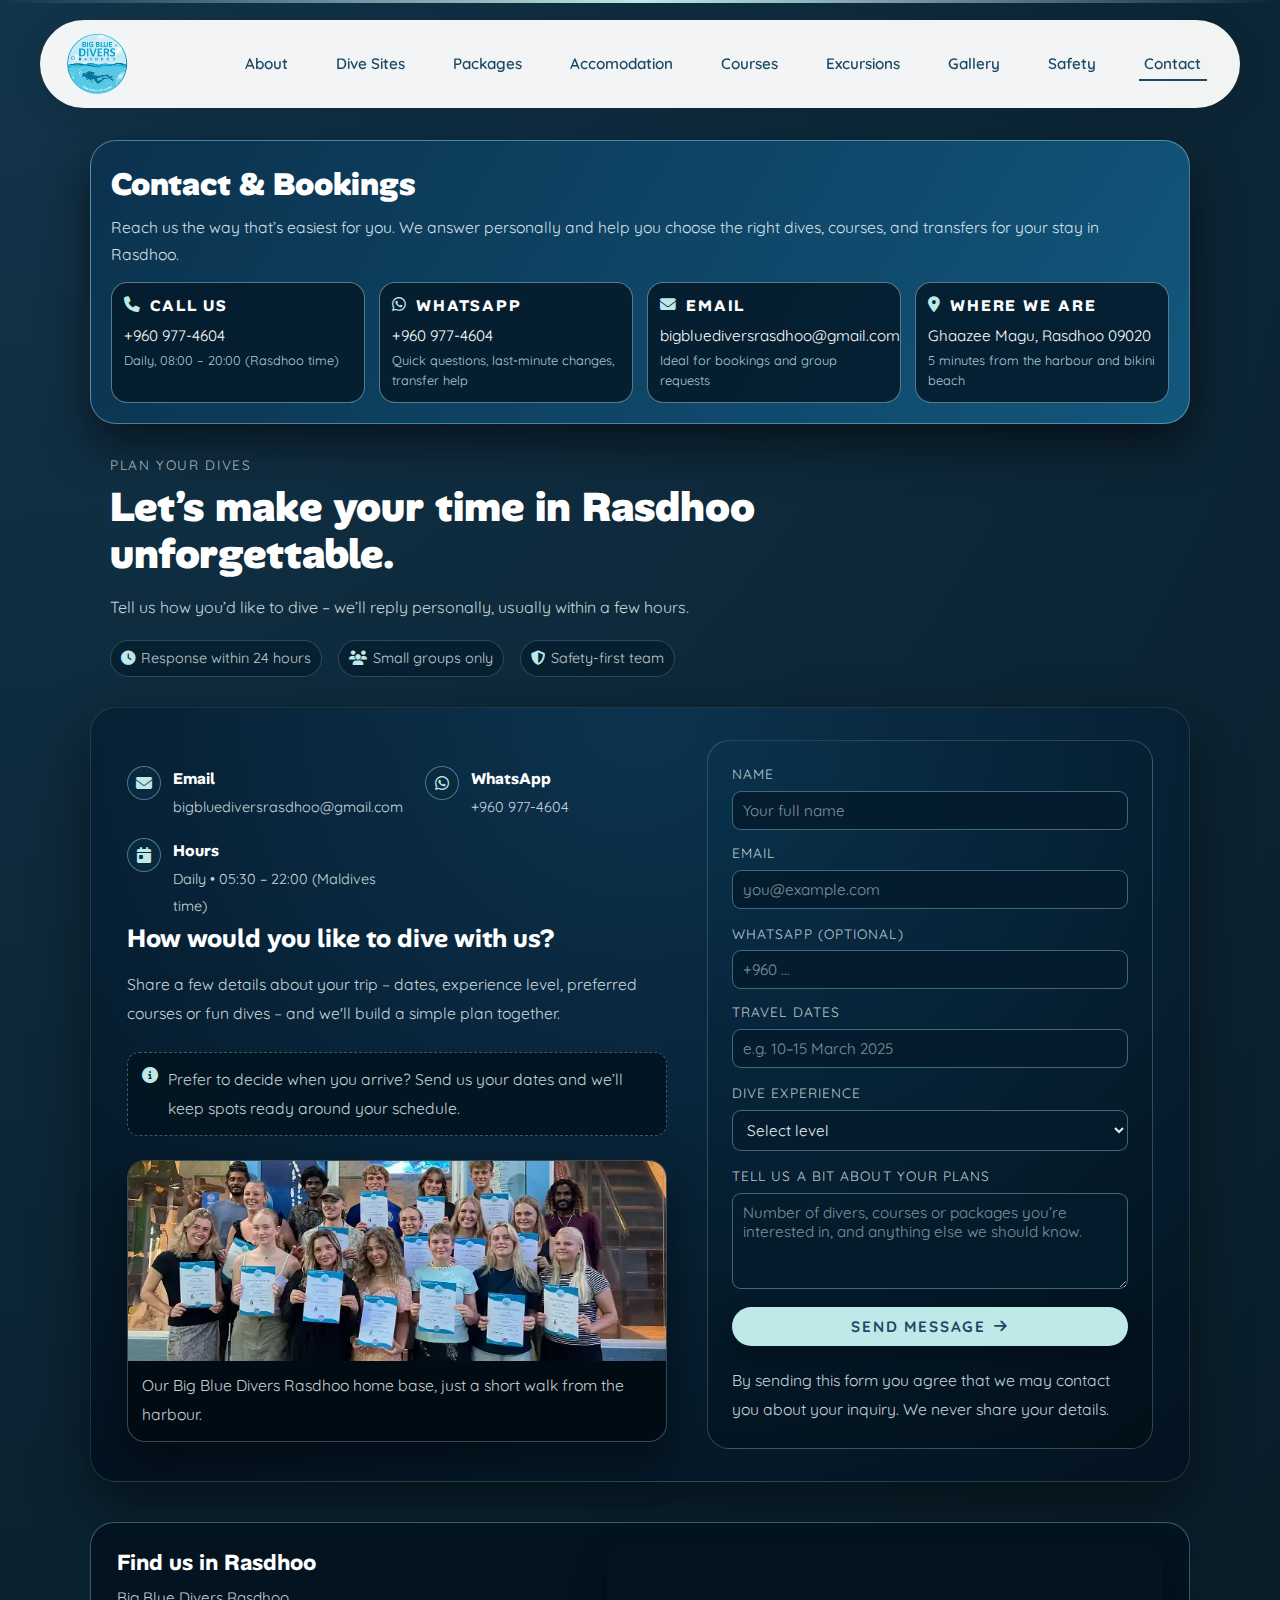
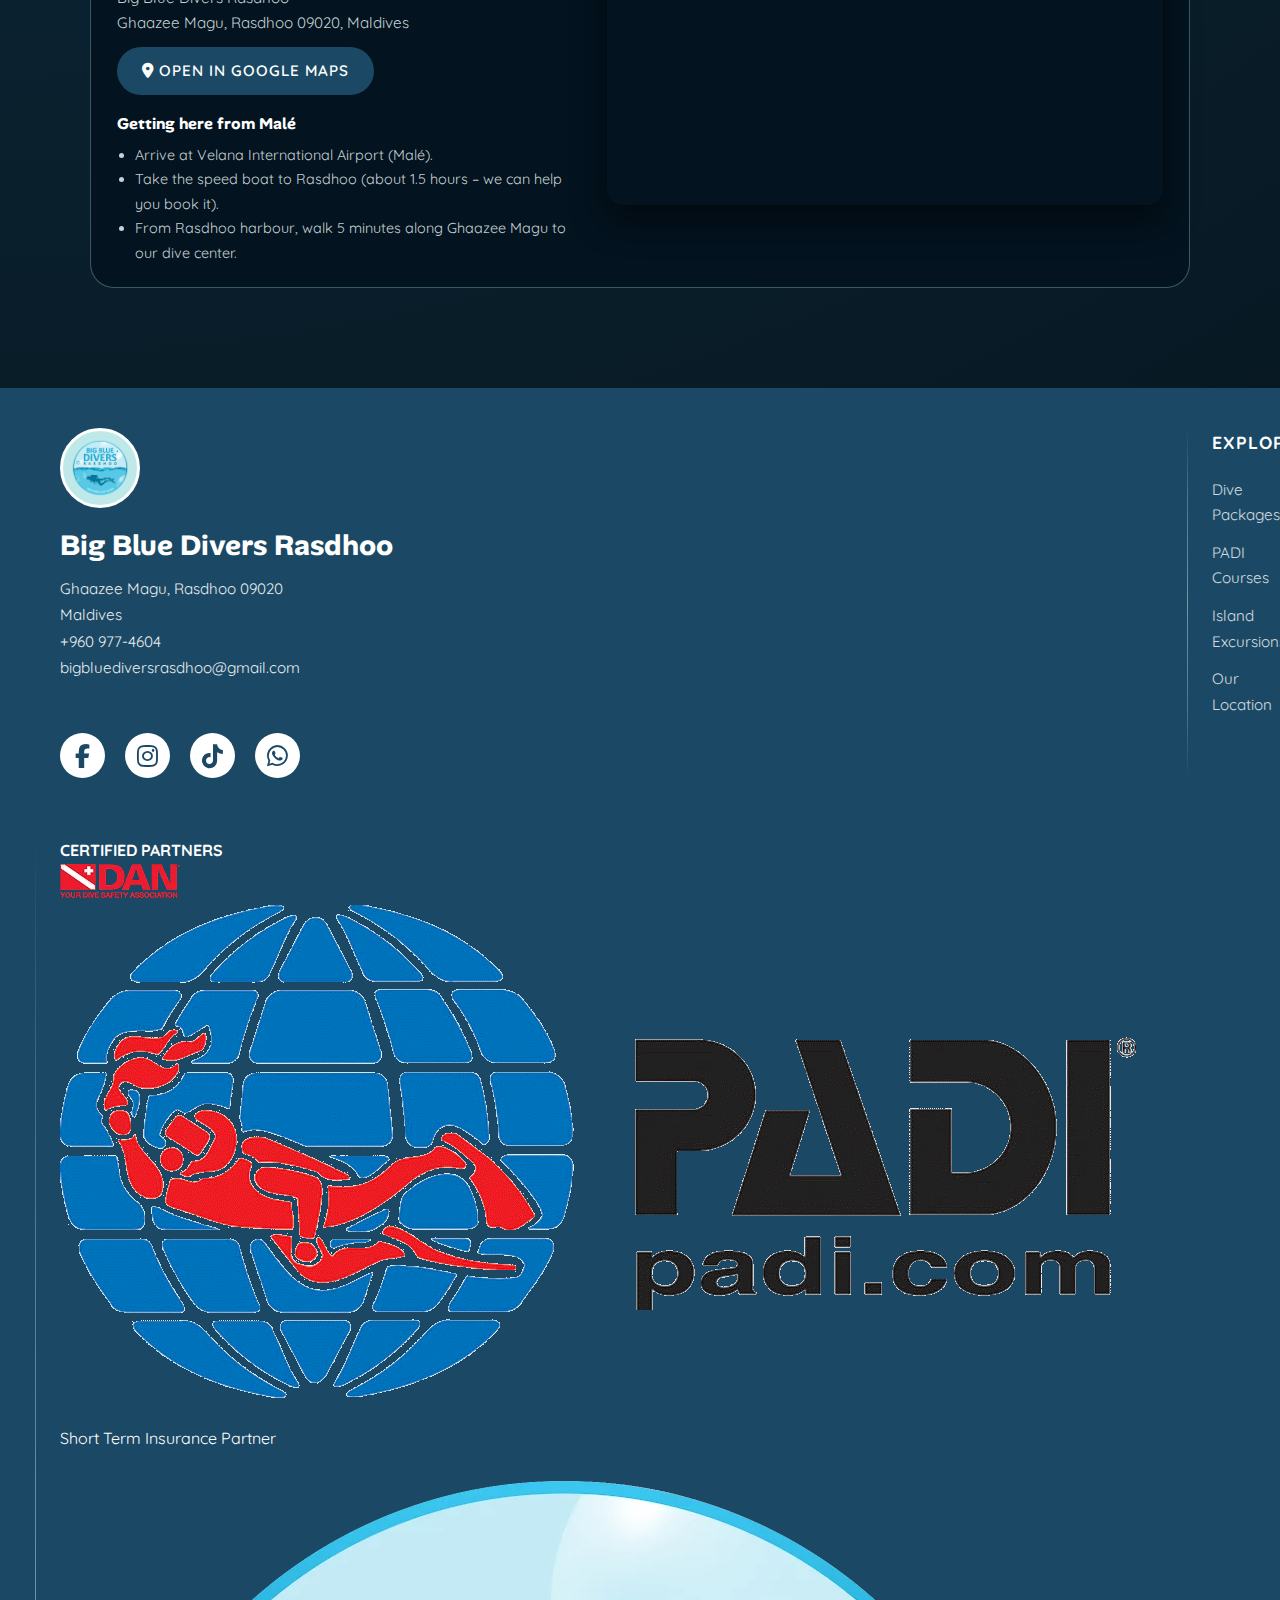
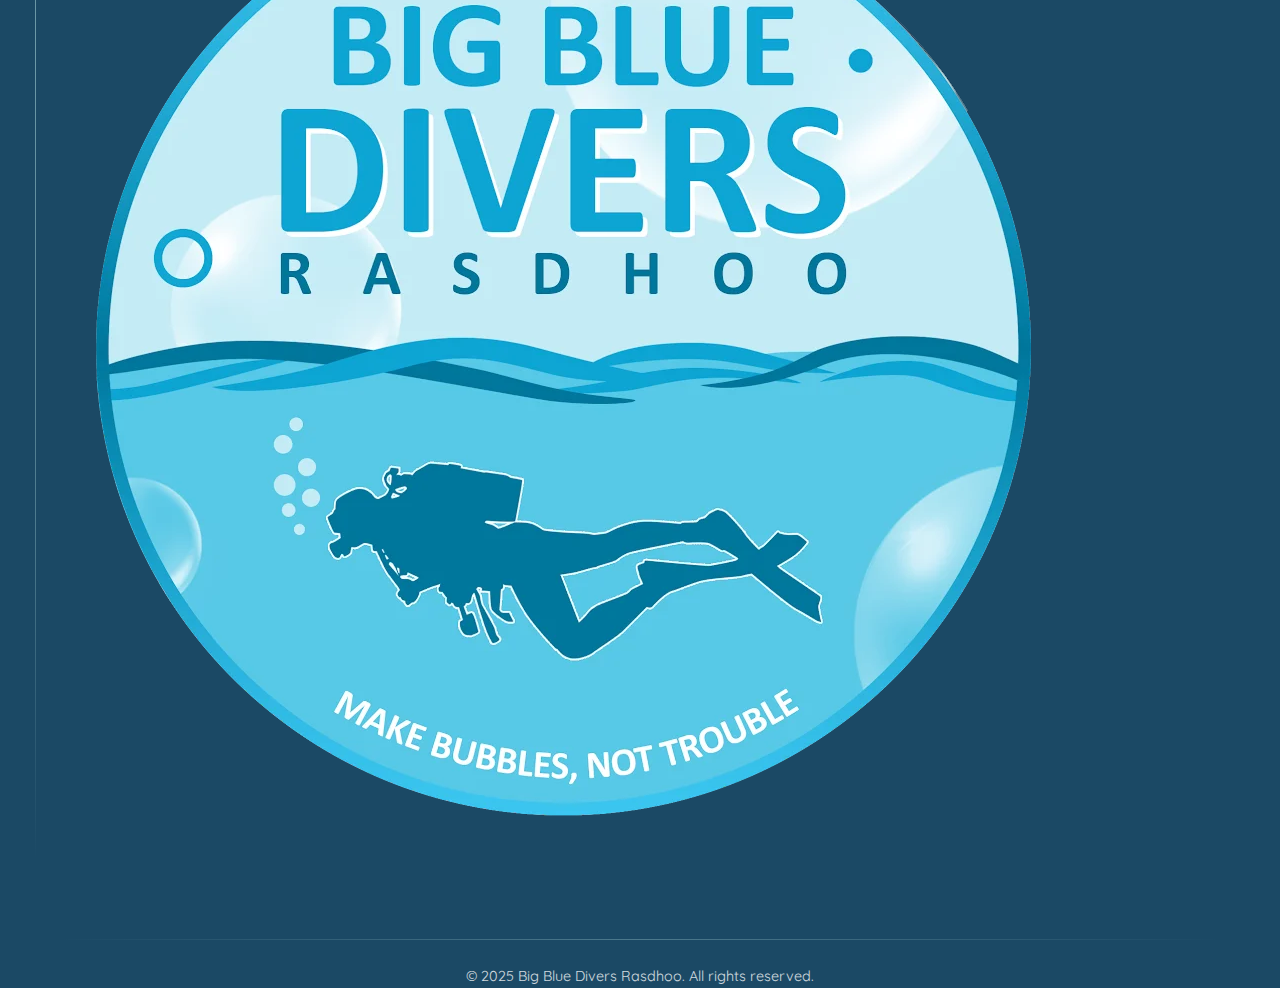
<file: contact.html>
<!DOCTYPE html>
<html lang="en">
  <head>
    <meta charset="UTF-8" />
    <meta name="viewport" content="width=device-width, initial-scale=1.0" />
    <title>Contact • Big Blue Dive Rasdhoo</title>
    <link rel="icon" type="image/webp" href="images/logo.webp" />
    <link rel="stylesheet" href="style.css" />
    <link
      rel="stylesheet"
      href="https://cdnjs.cloudflare.com/ajax/libs/font-awesome/6.5.1/css/all.min.css"
    />
    <link
      rel="stylesheet"
      href="https://pro.fontawesome.com/releases/v5.10.0/css/all.css"
      integrity="sha384-AYmEC3Yw5cVb3ZcuHtOA93w35dYTsvhLPvYs9eStHfGJvOvKxVfELGroGkvsg+p"
      crossorigin="anonymous"
    />
    <script src="script.js"></script>
  </head>
  <body class="contact-page">
    <header class="header">
      <nav class="navbar">
        <div class="nav-container">
          <div class="logo">
            <a href="index.html#home">
              <img src="images/logo.webp" alt="Big Blue Logo" />
            </a>
          </div>
          <ul class="nav-menu">
            <li class="nav-item">
              <a href="about.html" class="nav-link">About</a>
              <ul class="dropdown-menu">
                <li><a href="about.html">About Big Blue</a></li>
                <li><a href="about.html#our-story">Our Story</a></li>
                <li><a href="about.html#dive-center">Dive Center</a></li>
                <li><a href="about.html#team">Meet The Team</a></li>
                <li><a href="about.html#values">Our Values & Mission</a></li>
                <li><a href="about.html#certifications">Certifications</a></li>
                <li><a href="about.html#rasdhoo">Discover Rasdhoo</a></li>
                <li>
                  <a href="about.html#how-to-get-here">How to Get Here</a>
                </li>
                <li><a href="gallery.html">Dive Gallery</a></li>
              </ul>
            </li>
            <li class="nav-item">
              <a href="dive-sites.html" class="nav-link">Dive Sites</a>
              <ul class="dropdown-menu">
                <li><a href="dive-sites.html">All Dive Sites</a></li>
                <li><a href="dive-sites.html#dive-map">Dive Map</a></li>
                <li><a href="dive-sites.html#dive-sites">Featured Sites</a></li>
                <li><a href="dive-sites.html#marine-life">Marine Life</a></li>
                <li><a href="dive-sites.html#faq">FAQ</a></li>
              </ul>
            </li>
            <li class="nav-item">
              <a href="packages.html" class="nav-link">Packages</a>
              <ul class="dropdown-menu">
                <li><a href="index.html#packages">All Packages</a></li>
                <li>
                  <a href="packages.html#packages-overview">Package Overview</a>
                </li>
                <li><a href="packages.html#customize">Customize Package</a></li>
                <li>
                  <a href="packages.html#what-to-expect">What to Expect</a>
                </li>
                <li><a href="index.html#package-small-wave">Small Wave</a></li>
                <li><a href="index.html#package-low-tide">Low Tide</a></li>
                <li><a href="index.html#package-high-tide">High Tide</a></li>
              </ul>
            </li>
            <li class="nav-item">
              <a href="accomodation.html" class="nav-link">Accomodation</a>
              <ul class="dropdown-menu">
                <li><a href="accomodation.html">All Accomodation</a></li>
                <li><a href="accomodation.html#guesthouses">Guesthouses</a></li>
                <li>
                  <a href="accomodation.html#brickwood"
                    >Brickwood Guest House</a
                  >
                </li>
                <li>
                  <a href="accomodation.html#what-to-expect">What to Expect</a>
                </li>
                <li><a href="accomodation.html#faq">FAQ</a></li>
              </ul>
            </li>

            <li class="nav-item">
              <a href="courses.html" class="nav-link">Courses</a>
              <ul class="dropdown-menu">
                <li><a href="courses.html#courses-grid">All Courses</a></li>
                <li><a href="courses.html#courses-grid">PADI Courses</a></li>
                <li>
                  <a href="courses.html#course-packages">Course Packages</a>
                </li>
                <li><a href="courses.html#requirements">Requirements</a></li>
                <li><a href="courses.html#book-course">Book Course</a></li>
                <li><a href="courses.html#faq">FAQ</a></li>
              </ul>
            </li>
            <li class="nav-item">
              <a href="excursions.html" class="nav-link">Excursions</a>
              <ul class="dropdown-menu">
                <li><a href="excursions.html">All Excursions</a></li>
                <li>
                  <a href="excursions.html#excursion-snorkeling">Snorkeling</a>
                </li>
                <li>
                  <a href="excursions.html#excursion-sunset">Sunset Cruise</a>
                </li>
                <li>
                  <a href="excursions.html#excursion-dolphin"
                    >Dolphin Watching</a
                  >
                </li>
                <li>
                  <a href="excursions.html#excursion-fish-feeding"
                    >Fish Feeding</a
                  >
                </li>
                <li>
                  <a href="excursions.html#excursion-picnic">Picnic Islands</a>
                </li>
              </ul>
            </li>
            <li class="nav-item">
              <a href="gallery.html" class="nav-link">Gallery</a>
              <ul class="dropdown-menu">
                <li><a href="gallery.html">Photo Gallery</a></li>
                <li><a href="index.html#reviews">Guest Reviews</a></li>
                <li><a href="dive-sites.html">Dive Sites</a></li>
              </ul>
            </li>
            <li class="nav-item">
              <a href="safety.html" class="nav-link">Safety</a>
              <ul class="dropdown-menu">
                <li><a href="safety.html#safety">Safety First</a></li>
                <li>
                  <a href="safety.html#safety-certified">Certified Equipment</a>
                </li>
                <li>
                  <a href="safety.html#safety-guides">Professional Guides</a>
                </li>
                <li>
                  <a href="safety.html#safety-protocols">Safety Protocols</a>
                </li>
                <li><a href="safety.html#safety-vessels">Modern Vessels</a></li>
                <li>
                  <a href="safety.html#safety-emergency"
                    >Emergency Procedures</a
                  >
                </li>
              </ul>
            </li>
            <li class="nav-item">
              <a href="contact.html" class="nav-link active">Contact</a>
              <ul class="dropdown-menu">
                <li><a href="#contact">Send a Message</a></li>
                <li><a href="#location">Our Location</a></li>
                <li><a href="#hours">Opening Hours</a></li>
                <li><a href="about.html#team">Meet The Team</a></li>
              </ul>
            </li>
          </ul>
        </div>
      </nav>
    </header>

    <main class="contact-main">
      <section class="contact-top-strip">
        <div class="container contact-top-inner">
          <div class="contact-top-intro">
            <h1>Contact & Bookings</h1>
            <p>
              Reach us the way that’s easiest for you. We answer personally and
              help you choose the right dives, courses, and transfers for your
              stay in Rasdhoo.
            </p>
          </div>
          <div class="contact-top-grid">
            <div class="contact-top-card">
              <h2><i class="fas fa-phone"></i> Call us</h2>
              <p class="contact-top-main">+960 977-4604</p>
              <p class="contact-top-note">
                Daily, 08:00 – 20:00 (Rasdhoo time)
              </p>
            </div>
            <div class="contact-top-card">
              <h2><i class="fab fa-whatsapp"></i> WhatsApp</h2>
              <p class="contact-top-main">+960 977-4604</p>
              <p class="contact-top-note">
                Quick questions, last‑minute changes, transfer help
              </p>
            </div>
            <div class="contact-top-card">
              <h2><i class="fas fa-envelope"></i> Email</h2>
              <p class="contact-top-main">bigbluediversrasdhoo@gmail.com</p>
              <p class="contact-top-note">
                Ideal for bookings and group requests
              </p>
            </div>
            <div class="contact-top-card">
              <h2><i class="fas fa-location-dot"></i> Where we are</h2>
              <p class="contact-top-main">Ghaazee Magu, Rasdhoo 09020</p>
              <p class="contact-top-note">
                5 minutes from the harbour and bikini beach
              </p>
            </div>
          </div>
        </div>
      </section>

      <section class="contact-hero">
        <div class="container contact-hero-inner">
          <div class="contact-hero-text">
            <p class="contact-kicker">Plan Your Dives</p>
            <h1 class="contact-title">
              Let’s make your time in
              <span class="highlight">Rasdhoo</span> unforgettable.
            </h1>
            <p class="contact-subtitle">
              Tell us how you’d like to dive – we’ll reply personally, usually
              within a few hours.
            </p>
            <div class="contact-meta">
              <span><i class="fas fa-clock"></i> Response within 24 hours</span>
              <span><i class="fas fa-users"></i> Small groups only</span>
              <span><i class="fas fa-shield-alt"></i> Safety‑first team</span>
            </div>
          </div>
        </div>
      </section>

      <section id="contact" class="contact-shell">
        <div class="contact-panel contact-panel--left">
          <div class="contact-essentials">
            <div class="contact-essential">
              <div class="icon-pill">
                <i class="fas fa-envelope"></i>
              </div>
              <div>
                <h3>Email</h3>
                <p>bigbluediversrasdhoo@gmail.com</p>
              </div>
            </div>
            <div class="contact-essential">
              <div class="icon-pill">
                <i class="fab fa-whatsapp"></i>
              </div>
              <div>
                <h3>WhatsApp</h3>
                <p>+960 977-4604</p>
              </div>
            </div>
            <div class="contact-essential" id="hours">
              <div class="icon-pill">
                <i class="fas fa-calendar-day"></i>
              </div>
              <div>
                <h3>Hours</h3>
                <p>Daily • 05:30 – 22:00 (Maldives time)</p>
              </div>
            </div>
          </div>

          <h2>How would you like to dive with us?</h2>
          <p>
            Share a few details about your trip – dates, experience level,
            preferred courses or fun dives – and we'll build a simple plan
            together.
          </p>

          <div class="contact-hint">
            <i class="fas fa-info-circle"></i>
            <p>
              Prefer to decide when you arrive? Send us your dates and we’ll
              keep spots ready around your schedule.
            </p>
          </div>

          <div class="contact-photo">
            <img
              src="images/bigbluehou.webp"
              alt="Big Blue Divers Rasdhoo dive center exterior"
              loading="lazy"
            />
            <p class="contact-photo-caption">
              Our Big Blue Divers Rasdhoo home base, just a short walk from the
              harbour.
            </p>
          </div>
        </div>

        <div class="contact-panel contact-panel--right">
          <form class="contact-form" action="#" method="post">
            <div class="form-row">
              <div class="form-field">
                <label for="name">Name</label>
                <input
                  type="text"
                  id="name"
                  name="name"
                  placeholder="Your full name"
                  required
                />
              </div>
              <div class="form-field">
                <label for="email">Email</label>
                <input
                  type="email"
                  id="email"
                  name="email"
                  placeholder="you@example.com"
                  required
                />
              </div>
            </div>

            <div class="form-row">
              <div class="form-field">
                <label for="whatsapp">WhatsApp (optional)</label>
                <input
                  type="tel"
                  id="whatsapp"
                  name="whatsapp"
                  placeholder="+960 …"
                />
              </div>
              <div class="form-field">
                <label for="dates">Travel dates</label>
                <input
                  type="text"
                  id="dates"
                  name="dates"
                  placeholder="e.g. 10–15 March 2025"
                />
              </div>
            </div>

            <div class="form-field">
              <label for="experience">Dive experience</label>
              <select id="experience" name="experience">
                <option value="">Select level</option>
                <option value="first-time">First time / Discover Scuba</option>
                <option value="beginner">Open Water / Junior Open Water</option>
                <option value="intermediate">
                  Advanced / 20–99 logged dives
                </option>
                <option value="experienced">100+ logged dives</option>
              </select>
            </div>

            <div class="form-field">
              <label for="message">Tell us a bit about your plans</label>
              <textarea
                id="message"
                name="message"
                rows="4"
                placeholder="Number of divers, courses or packages you’re interested in, and anything else we should know."
                required
              ></textarea>
            </div>

            <button type="submit" class="contact-submit">
              <span>Send message</span>
              <i class="fas fa-arrow-right"></i>
            </button>

            <p class="contact-small-print">
              By sending this form you agree that we may contact you about your
              inquiry. We never share your details.
            </p>
          </form>
        </div>
      </section>

      <section id="location" class="contact-location">
        <div class="container contact-location-inner">
          <div class="contact-location-grid">
            <div class="contact-location-text">
              <h2>Find us in Rasdhoo</h2>
              <p>
                Big Blue Divers Rasdhoo<br />
                Ghaazee Magu, Rasdhoo 09020, Maldives
              </p>
              <a
                href="https://www.google.com/maps/place/Big+Blue+Divers+Rasdhoo"
                target="_blank"
                rel="noopener"
                class="contact-link"
              >
                <i class="fas fa-map-marker-alt"></i>
                Open in Google Maps
              </a>

              <div class="contact-directions">
                <h3>Getting here from Malé</h3>
                <ul>
                  <li>Arrive at Velana International Airport (Malé).</li>
                  <li>
                    Take the speed boat to Rasdhoo (about 1.5 hours – we can
                    help you book it).
                  </li>
                  <li>
                    From Rasdhoo harbour, walk 5 minutes along Ghaazee Magu to
                    our dive center.
                  </li>
                </ul>
              </div>
            </div>

            <div class="contact-map">
              <iframe
                src="https://www.google.com/maps/embed?pb=!1m18!1m12!1m3!1d3987.1234567890!2d72.9903558!3d4.2633355!2m3!1f0!2f0!3f0!3m2!1i1024!2i768!4f13.1!3m3!1m2!1s0x3b40594207ca96bf%3A0xae5078dd8b26545b!2sBig%20Blue%20Divers%20Rasdhoo!5e0!3m2!1sen!2smv!4v1234567890123!5m2!1sen!2smv"
                width="100%"
                height="260"
                style="border: 0"
                allowfullscreen=""
                loading="lazy"
                referrerpolicy="no-referrer-when-downgrade"
                title="Big Blue Divers Rasdhoo Location"
              ></iframe>
            </div>
          </div>
        </div>
      </section>
    </main>

    <footer class="footer">
      <div class="footer-container">
        <div class="footer-content">
          <div class="footer-column company-info">
            <div class="company-avatar">
              <img src="images/logo.webp" alt="Big Blue Logo" />
            </div>
            <h3 class="company-name">Big Blue Divers Rasdhoo</h3>
            <div class="company-details">
              <p>Ghaazee Magu, Rasdhoo 09020</p>
              <p>Maldives</p>
              <p>
                <a
                  href="tel:+9609774604"
                  style="color: inherit; text-decoration: none"
                  >+960 977-4604</a
                >
              </p>
              <p>
                <a
                  href="mailto:bigbluediversrasdhoo@gmail.com"
                  style="color: inherit; text-decoration: none"
                  >bigbluediversrasdhoo@gmail.com</a
                >
              </p>
            </div>
            <div class="social-icons">
              <a
                href="https://www.facebook.com/BigBlueDiversRasdhoo"
                target="_blank"
                rel="noopener noreferrer"
                class="social-icon"
                aria-label="Facebook"
              >
                <i class="fab fa-facebook-f"></i>
              </a>
              <a
                href="https://www.instagram.com/big_blue_divers_rasdhoo/"
                target="_blank"
                rel="noopener noreferrer"
                class="social-icon"
                aria-label="Instagram"
              >
                <i class="fab fa-instagram"></i>
              </a>
              <a
                href="https://www.tiktok.com/@bigbluediversrasdhoo"
                target="_blank"
                rel="noopener noreferrer"
                class="social-icon"
                aria-label="TikTok"
              >
                <i class="fab fa-tiktok"></i>
              </a>
              <a
                href="https://wa.me/9609774604"
                target="_blank"
                rel="noopener noreferrer"
                class="social-icon"
                aria-label="WhatsApp"
              >
                <i class="fab fa-whatsapp"></i>
              </a>
            </div>
          </div>

          <div class="footer-column">
            <h4 class="footer-title">EXPLORE</h4>
            <ul class="footer-links">
              <li><a href="index.html#services">Dive Packages</a></li>
              <li><a href="courses.html">PADI Courses</a></li>
              <li><a href="excursions.html">Island Excursions</a></li>
              <li><a href="#location">Our Location</a></li>
            </ul>
          </div>

          <div class="footer-column">
            <h4 class="footer-title">KNOW MORE</h4>
            <ul class="footer-links">
              <li><a href="about.html">About Us</a></li>
              <li><a href="safety.html">Safety & Equipment</a></li>
              <li><a href="index.html#reviews">Guest Reviews</a></li>
              <li><a href="dive-sites.html">Dive Sites</a></li>
            </ul>
          </div>

          <div class="footer-column">
            <h4 class="footer-title">ABOUT</h4>
            <ul class="footer-links">
              <li><a href="contact.html#contact">Contact Us</a></li>
              <li><a href="packages.html#booking">Book Now</a></li>
              <li><a href="safety.html#faq">FAQ</a></li>
              <li><a href="index.html#terms">Terms & Conditions</a></li>
            </ul>
          </div>

          <!-- Certified Partners Section -->
          <div class="footer-column certified-partners">
            <h4 class="partners-title">CERTIFIED PARTNERS</h4>
            <div class="partners-logos">
              <div class="partner-item">
                <img
                  src="images/dan.webp"
                  alt="DAN Logo"
                  class="partner-logo"
                />
              </div>
              <div class="partner-item">
                <img
                  src="images/PADI-logo.webp"
                  alt="PADI Logo"
                  class="partner-logo"
                />
              </div>
              <div class="partner-item insurance-partner">
                <p class="insurance-text">Short Term Insurance Partner</p>
                <img
                  src="images/logo.webp"
                  alt="Big Blue Logo"
                  class="partner-logo big-blue-logo"
                />
              </div>
            </div>
          </div>
        </div>

        <div class="footer-bottom">
          <div class="footer-divider"></div>
          <div class="footer-bottom-content">
            <p class="copyright">
              © 2025 Big Blue Divers Rasdhoo. All rights reserved.
            </p>
          </div>
        </div>
      </div>
    </footer>
  </body>
</html>
</file>
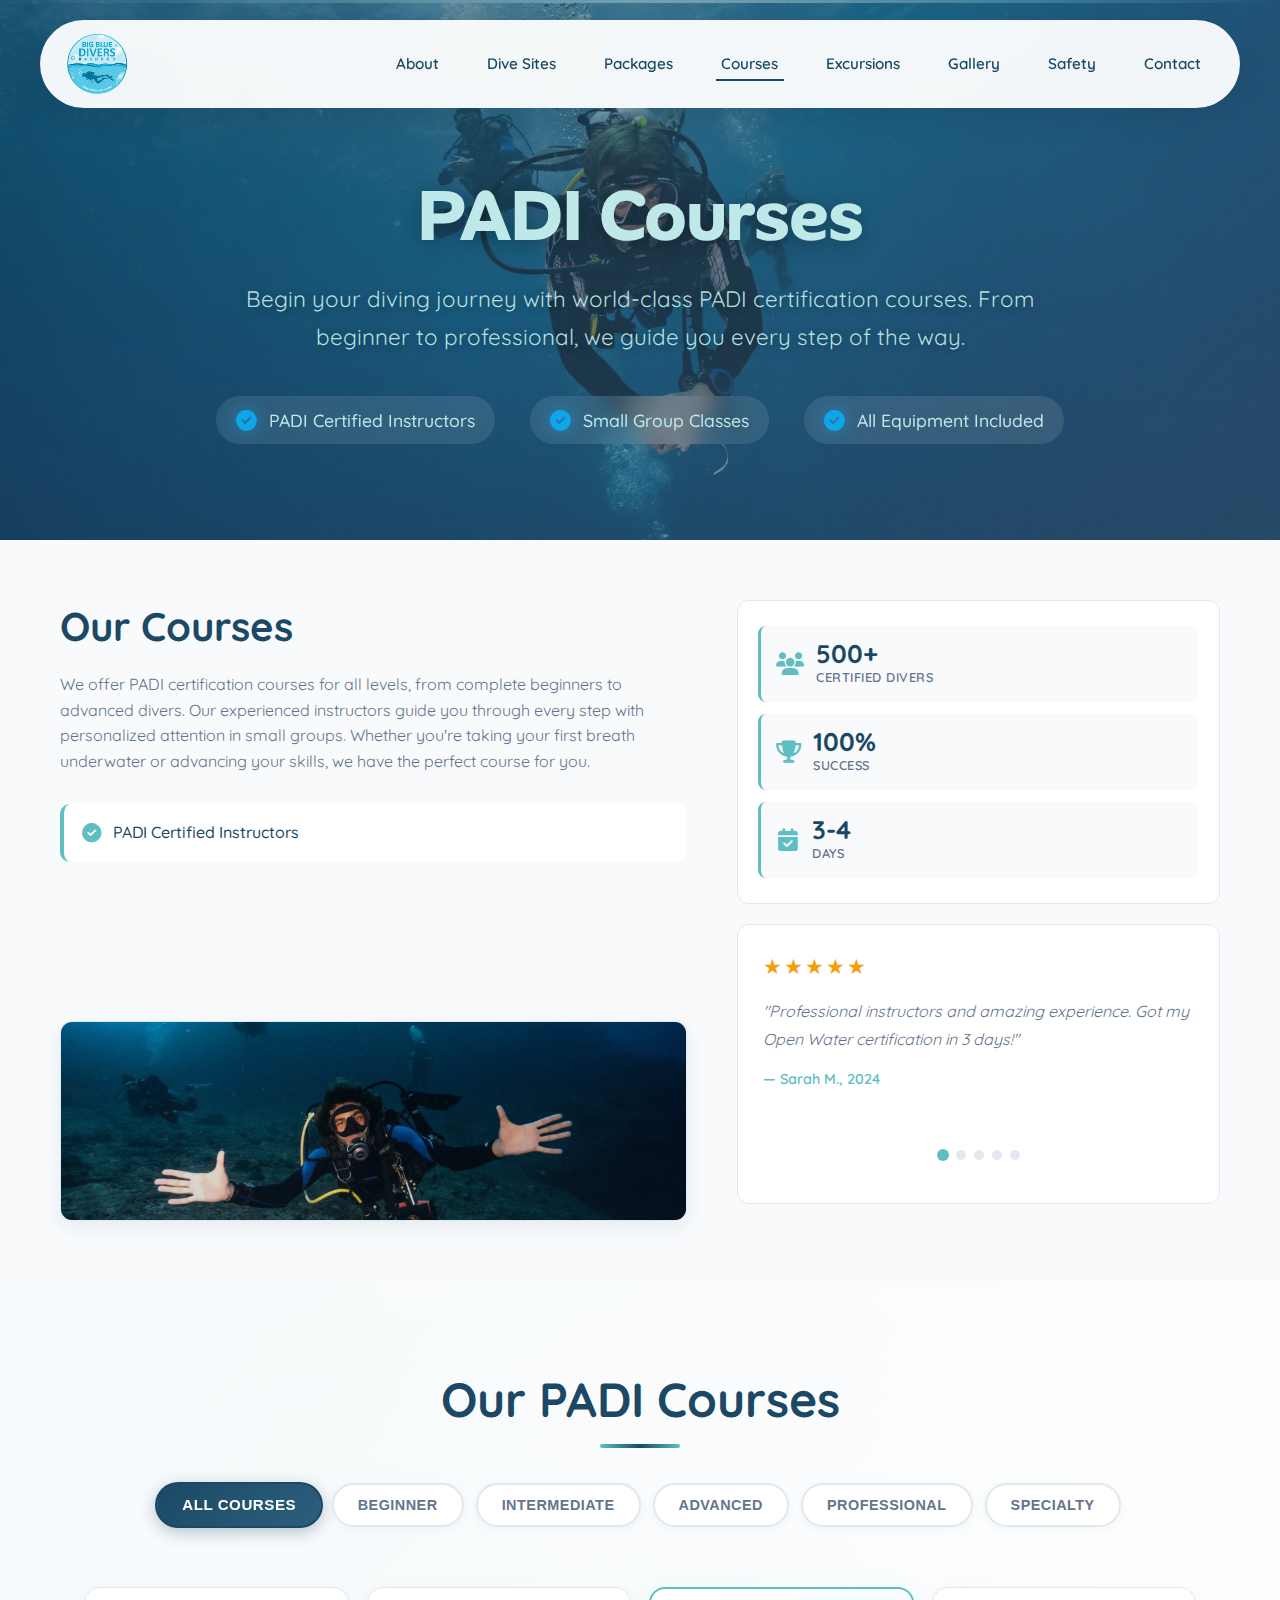
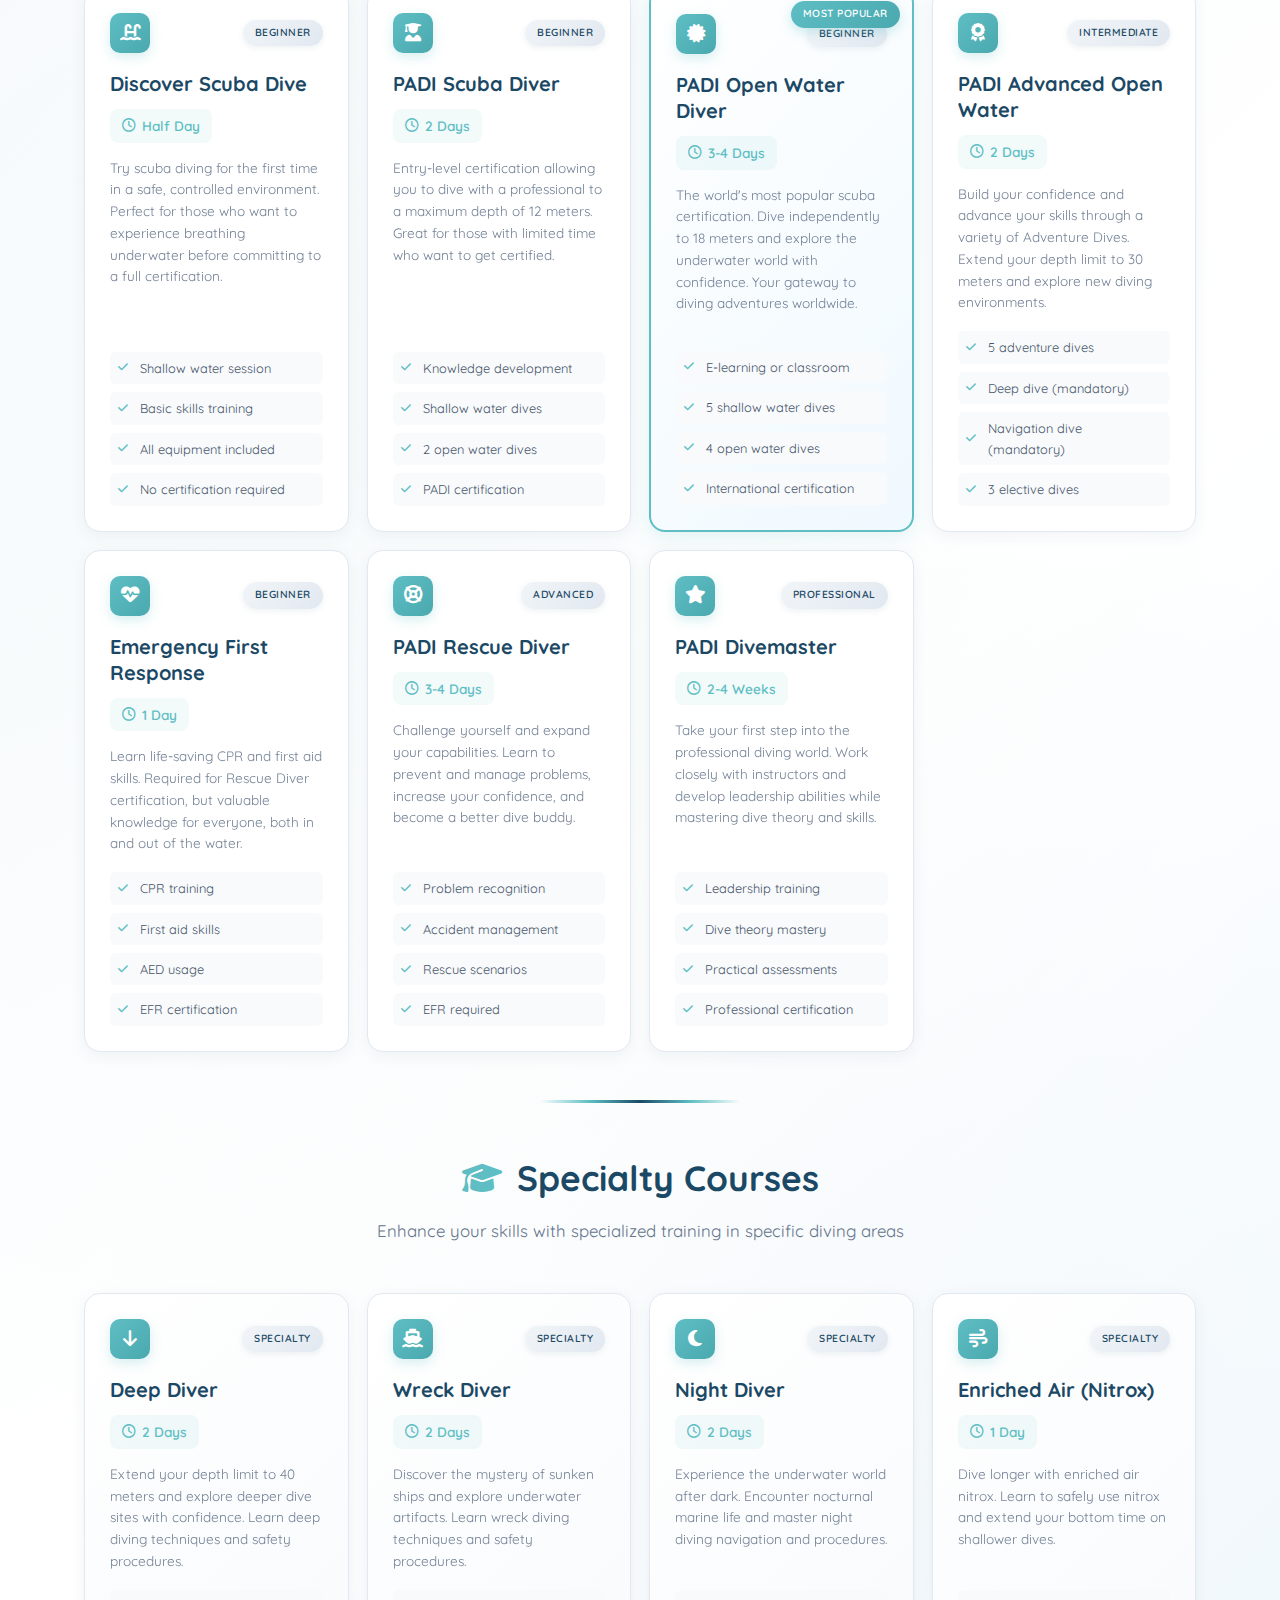
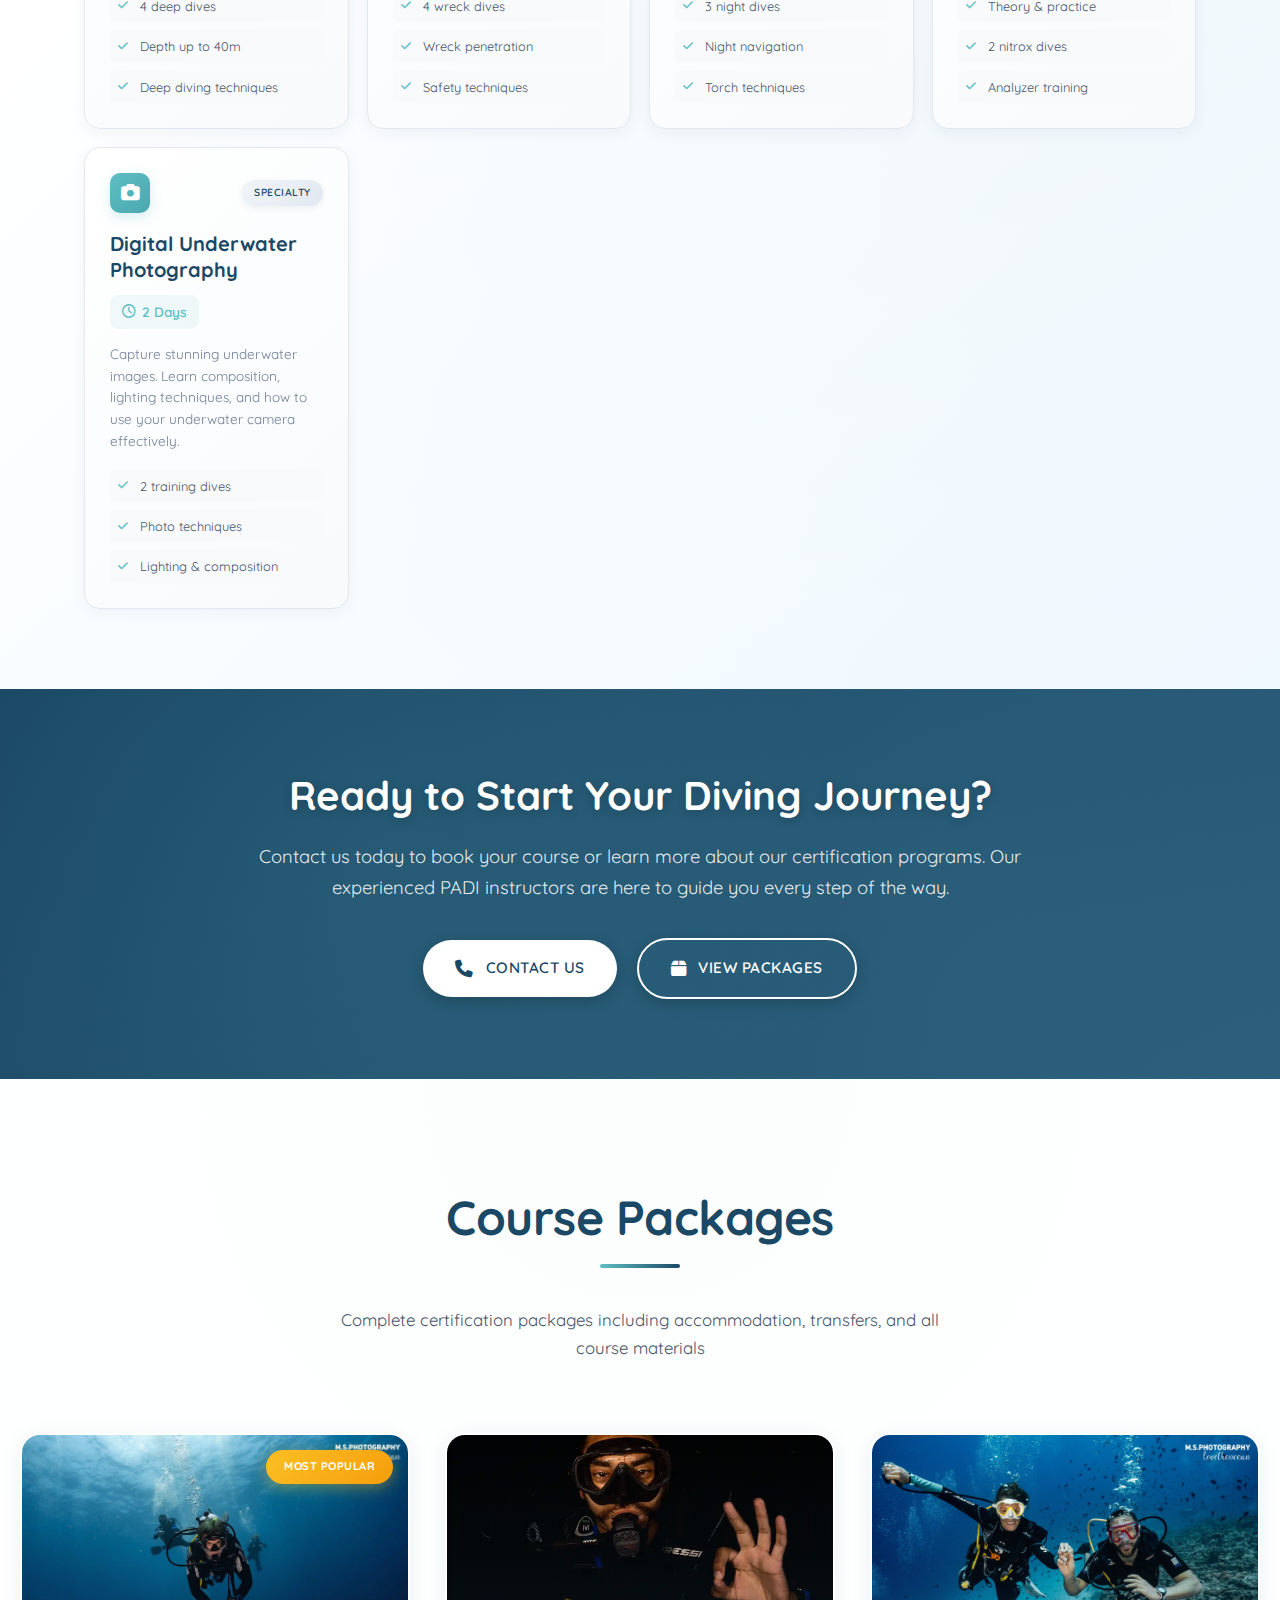
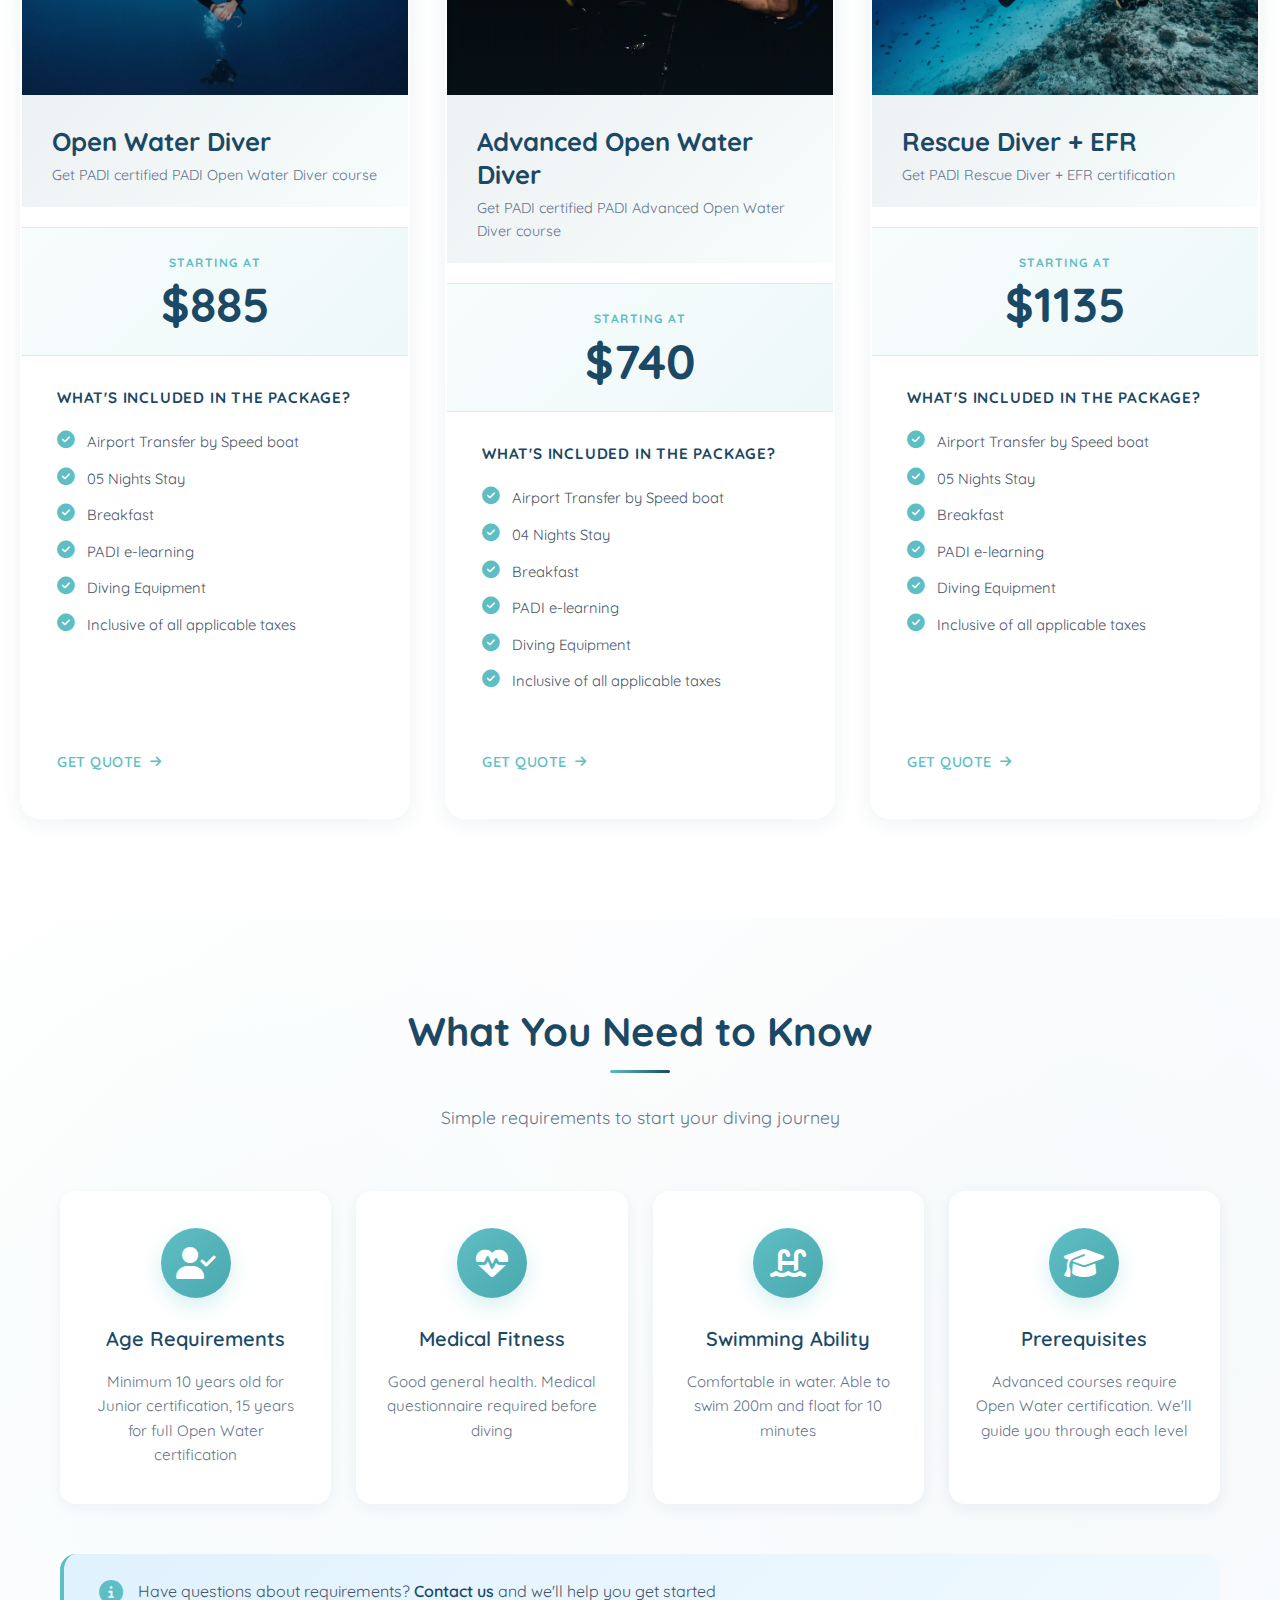
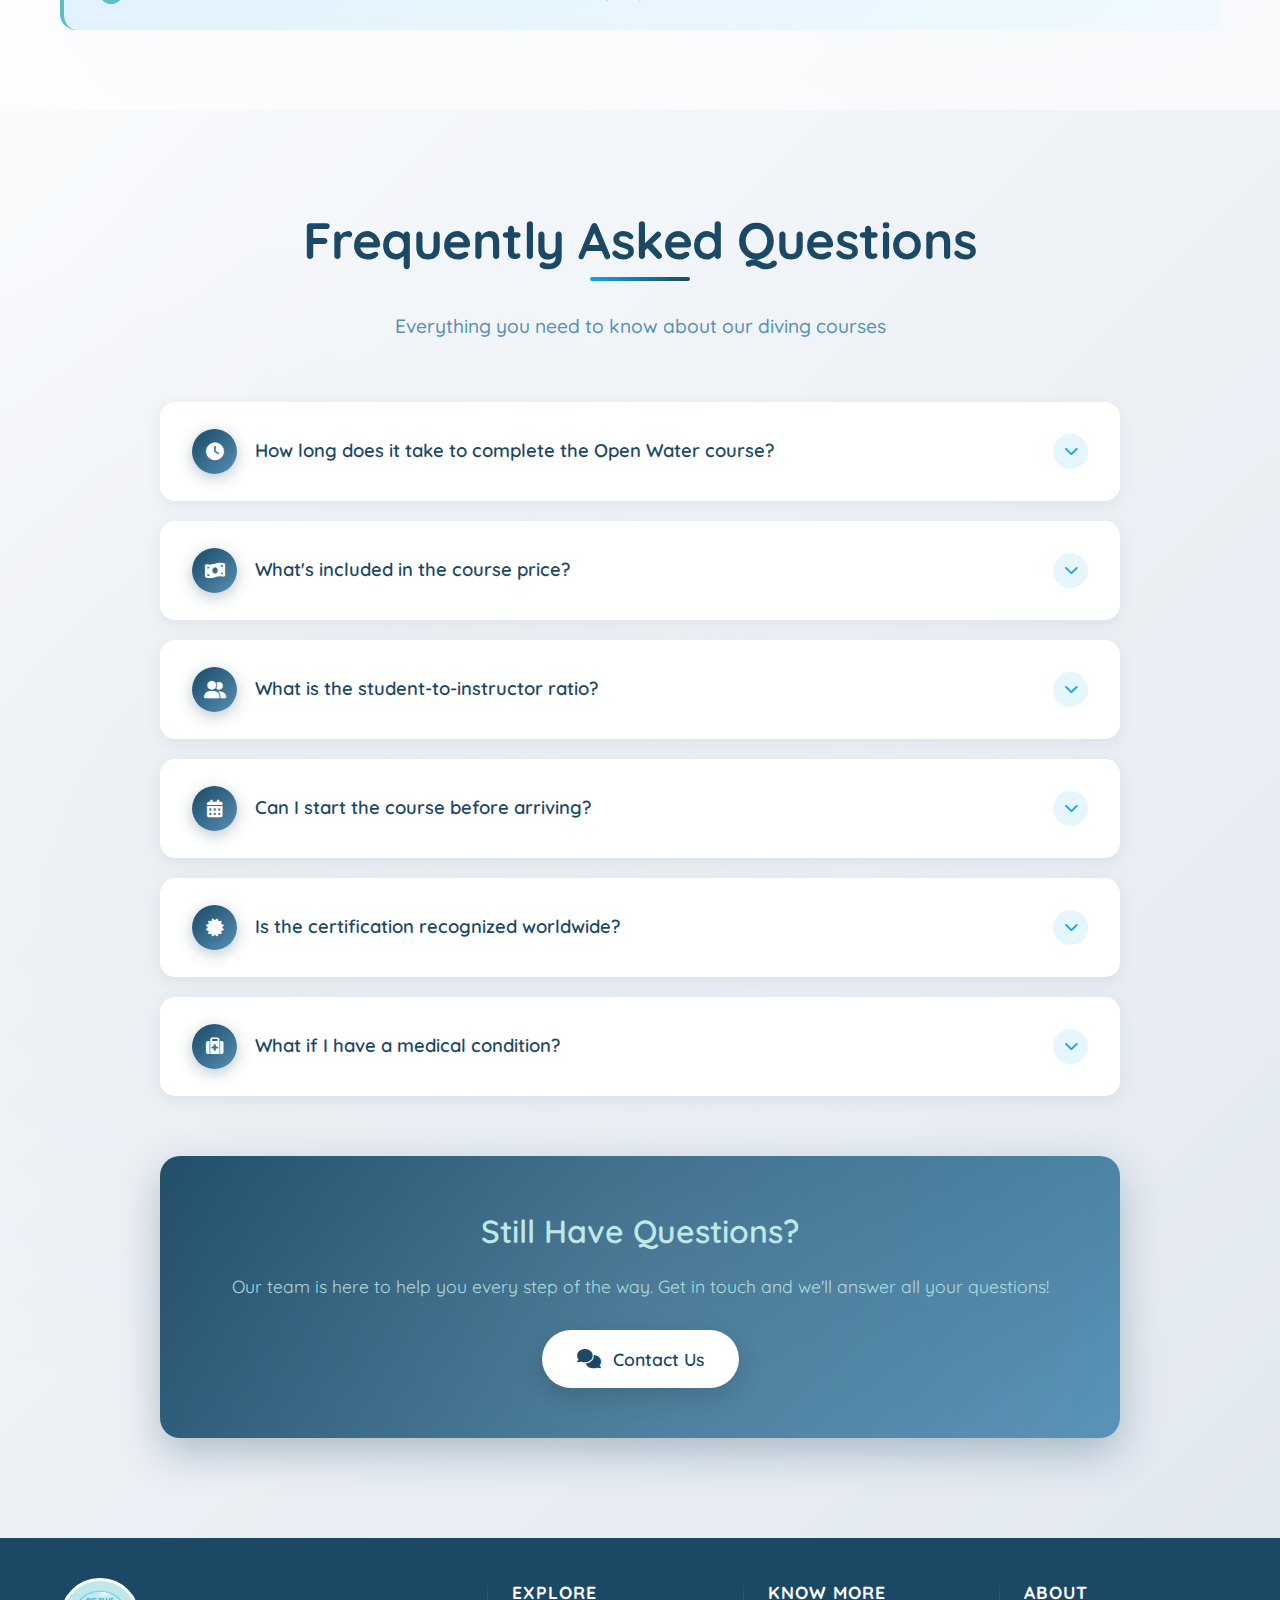
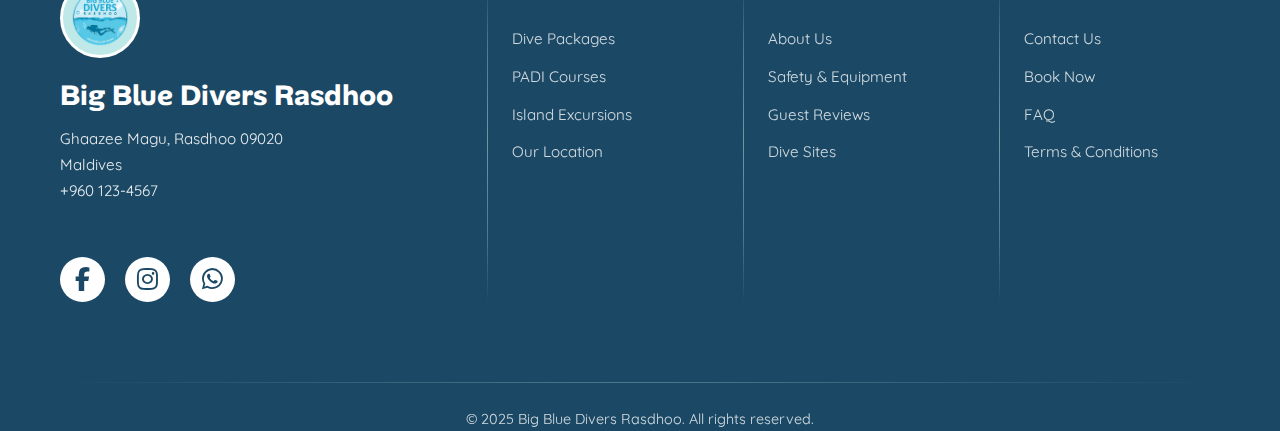
<file: courses.html>
<!DOCTYPE html>
<html lang="en">
  <head>
    <meta charset="UTF-8" />
    <meta name="viewport" content="width=device-width, initial-scale=1.0" />
    <title>Courses • Big Blue Dive Rasdhoo</title>
    <link rel="stylesheet" href="style.css" />
    <link rel="stylesheet" href="style2.css" />
    <link
      rel="stylesheet"
      href="https://cdnjs.cloudflare.com/ajax/libs/font-awesome/6.5.1/css/all.min.css"
    />
    <script src="script.js"></script>
  </head>
  <body>
    <header class="header">
      <nav class="navbar">
        <div class="nav-container">
          <div class="logo">
            <a href="index.html#home">
              <img src="images/logo.webp" alt="Big Blue Logo" />
            </a>
          </div>
          <ul class="nav-menu">
            <li class="nav-item">
              <a href="about.html" class="nav-link">About</a>
              <ul class="dropdown-menu">
                <li><a href="about.html">About Big Blue</a></li>
                <li><a href="about.html#our-story">Our Story</a></li>
                <li><a href="about.html#dive-center">Dive Center</a></li>
                <li><a href="about.html#team">Meet The Team</a></li>
                <li><a href="about.html#values">Our Values & Mission</a></li>
                <li><a href="about.html#certifications">Certifications</a></li>
                <li><a href="about.html#rasdhoo">Discover Rasdhoo</a></li>
                <li><a href="about.html#how-to-get-here">How to Get Here</a></li>
                <li><a href="gallery.html">Dive Gallery</a></li>
              </ul>
            </li>
            <li class="nav-item">
              <a href="dive-sites.html" class="nav-link">Dive Sites</a>
              <ul class="dropdown-menu">
                <li><a href="dive-sites.html">All Dive Sites</a></li>
                <li><a href="dive-sites.html#dive-map">Dive Map</a></li>
                <li><a href="dive-sites.html#dive-sites">Featured Sites</a></li>
                <li><a href="dive-sites.html#marine-life">Marine Life</a></li>
                <li><a href="dive-sites.html#faq">FAQ</a></li>
              </ul>
            </li>
            <li class="nav-item">
              <a href="packages.html" class="nav-link">Packages</a>
              <ul class="dropdown-menu">
                <li><a href="index.html#packages">All Packages</a></li>
                <li><a href="packages.html#packages-overview">Package Overview</a></li>
                <li><a href="packages.html#customize">Customize Package</a></li>
                <li><a href="packages.html#what-to-expect">What to Expect</a></li>
                <li><a href="index.html#package-small-wave">Small Wave</a></li>
                <li><a href="index.html#package-low-tide">Low Tide</a></li>
                <li><a href="index.html#package-high-tide">High Tide</a></li>
              </ul>
            </li>
            <li class="nav-item">
              <a href="courses.html" class="nav-link active">Courses</a>
              <ul class="dropdown-menu">
                <li><a href="courses.html">All Courses</a></li>
                <li><a href="courses.html#courses-grid">PADI Courses</a></li>
                <li><a href="courses.html#course-packages">Course Packages</a></li>
                <li><a href="courses.html#requirements">Requirements</a></li>
                <li><a href="courses.html#book-course">Book Course</a></li>
                <li><a href="courses.html#faq">FAQ</a></li>
              </ul>
            </li>
            <li class="nav-item">
              <a href="excursions.html" class="nav-link">Excursions</a>
              <ul class="dropdown-menu">
                <li><a href="excursions.html">All Excursions</a></li>
                <li><a href="excursions.html#excursion-snorkeling">Snorkeling</a></li>
                <li><a href="excursions.html#excursion-sunset">Sunset Cruise</a></li>
                <li><a href="excursions.html#excursion-dolphin">Dolphin Watching</a></li>
                <li><a href="excursions.html#excursion-fish-feeding">Fish Feeding</a></li>
                <li><a href="excursions.html#excursion-picnic">Picnic Islands</a></li>
              </ul>
            </li>
            <li class="nav-item">
              <a href="gallery.html" class="nav-link">Gallery</a>
              <ul class="dropdown-menu">
                <li><a href="gallery.html">Photo Gallery</a></li>
                <li><a href="index.html#reviews">Guest Reviews</a></li>
                <li><a href="dive-sites.html">Dive Sites</a></li>
              </ul>
            </li>
            <li class="nav-item">
              <a href="index.html#safety" class="nav-link">Safety</a>
              <ul class="dropdown-menu">
                <li><a href="index.html#safety">Safety First</a></li>
                <li><a href="index.html#safety-certified">Certified Equipment</a></li>
                <li><a href="index.html#safety-guides">Professional Guides</a></li>
                <li><a href="index.html#safety-protocols">Safety Protocols</a></li>
                <li><a href="index.html#safety-vessels">Modern Vessels</a></li>
                <li><a href="index.html#safety-emergency">Emergency Procedures</a></li>
              </ul>
            </li>
            <li class="nav-item">
              <a href="index.html#location" class="nav-link">Contact</a>
              <ul class="dropdown-menu">
                <li><a href="index.html#location">Our Location</a></li>
                <li><a href="index.html#location">Get Directions</a></li>
                <li><a href="index.html#about-us">About Us</a></li>
                <li><a href="about.html">Full About Page</a></li>
              </ul>
            </li>
          </ul>
        </div>
      </nav>
    </header>

    <main class="packages-main">
      <!-- Hero Section -->
      <section class="packages-hero">
        <div class="packages-hero__background">
          <img src="images/openwater.webp" alt="PADI courses background" />
        </div>
        <div class="packages-hero__overlay"></div>
        <div class="packages-hero__bubbles" aria-hidden="true">
          <span></span>
          <span></span>
          <span></span>
          <span></span>
          <span></span>
        </div>
        <div class="container packages-hero__content">
          <h1 class="packages-hero__title">PADI Courses</h1>
          <p class="packages-hero__subtitle">
            Begin your diving journey with world-class PADI certification
            courses. From beginner to professional, we guide you every step of
            the way.
          </p>
          <div class="packages-hero__features">
            <div class="hero-feature">
              <i class="fas fa-check-circle"></i>
              <span>PADI Certified Instructors</span>
            </div>
            <div class="hero-feature">
              <i class="fas fa-check-circle"></i>
              <span>Small Group Classes</span>
            </div>
            <div class="hero-feature">
              <i class="fas fa-check-circle"></i>
              <span>All Equipment Included</span>
            </div>
          </div>
        </div>
      </section>

      <!-- Courses Banner Section -->
      <section class="courses-banner-section">
        <div class="container">
          <div class="courses-banner-content">
            <div class="banner-main">
              <h2>Our Courses</h2>
              <p>
                We offer PADI certification courses for all levels, from
                complete beginners to advanced divers. Our experienced
                instructors guide you through every step with personalized
                attention in small groups. Whether you're taking your first
                breath underwater or advancing your skills, we have the perfect
                course for you.
              </p>

              <div class="courses-features">
                <div class="feature-item">
                  <i class="fas fa-check-circle"></i>
                  <span>PADI Certified Instructors</span>
                </div>
                <div class="feature-item">
                  <i class="fas fa-check-circle"></i>
                  <span>All Equipment Included</span>
                </div>
                <div class="feature-item">
                  <i class="fas fa-check-circle"></i>
                  <span>Flexible Scheduling</span>
                </div>
              </div>

              <!-- Banner Photo to Fill Space -->
              <div class="banner-photo-card">
                <img
                  src="images/aboutbigblue.webp"
                  alt="Big Blue Dive Rasdhoo"
                />
                <div class="banner-photo-overlay"></div>
              </div>
            </div>

            <div class="banner-stats-reviews">
              <div class="stats-box-creative">
                <div class="stats-cards">
                  <div class="mini-stat">
                    <i class="fas fa-users"></i>
                    <div>
                      <div class="mini-num">500+</div>
                      <div class="mini-label">Certified Divers</div>
                    </div>
                  </div>

                  <div class="mini-stat">
                    <i class="fas fa-trophy"></i>
                    <div>
                      <div class="mini-num">100%</div>
                      <div class="mini-label">Success</div>
                    </div>
                  </div>

                  <div class="mini-stat">
                    <i class="fas fa-calendar-check"></i>
                    <div>
                      <div class="mini-num">3-4</div>
                      <div class="mini-label">Days</div>
                    </div>
                  </div>
                </div>
              </div>

              <div class="review-slider-box">
                  <div class="review-slider-container">
                    <div class="review-slide active">
                      <div class="review-stars">★★★★★</div>
                      <p class="review-text">
                        "Professional instructors and amazing experience. Got my
                        Open Water certification in 3 days!"
                      </p>
                      <div class="review-author">— Sarah M., 2024</div>
                    </div>

                    <div class="review-slide">
                      <div class="review-stars">★★★★★</div>
                      <p class="review-text">
                        "The best diving school! Patient instructors who made me
                        feel safe and confident from day one."
                      </p>
                      <div class="review-author">— Mike R., 2024</div>
                    </div>

                    <div class="review-slide">
                      <div class="review-stars">★★★★★</div>
                      <p class="review-text">
                        "Completed my Advanced Open Water here. Great equipment
                        and excellent teaching methods."
                      </p>
                      <div class="review-author">— Emma L., 2024</div>
                    </div>

                    <div class="review-slide">
                      <div class="review-stars">★★★★★</div>
                      <p class="review-text">
                        "Fantastic Rescue Diver course! The instructors are
                        highly skilled and create a fun learning environment."
                      </p>
                      <div class="review-author">— David K., 2023</div>
                    </div>

                    <div class="review-slide">
                      <div class="review-stars">★★★★★</div>
                      <p class="review-text">
                        "Specialty courses were top-notch. The team really knows
                        their stuff and makes learning enjoyable."
                      </p>
                      <div class="review-author">— Lisa W., 2023</div>
                    </div>
                  </div>

                  <div class="review-dots">
                    <span
                      class="review-dot active"
                      onclick="goToReview(0)"
                    ></span>
                    <span class="review-dot" onclick="goToReview(1)"></span>
                    <span class="review-dot" onclick="goToReview(2)"></span>
                    <span class="review-dot" onclick="goToReview(3)"></span>
                    <span class="review-dot" onclick="goToReview(4)"></span>
                  </div>
                </div>
              </div>
            </div>
          </div>
        </div>
      </section>

      <!-- Courses Grid Section -->
      <section id="courses-grid" class="courses-grid-section">
        <div class="container">
          <div class="courses-section-header">
            <h2>Our PADI Courses</h2>
            <div class="course-filters">
              <button class="filter-btn active" data-filter="all">
                All Courses
              </button>
              <button class="filter-btn" data-filter="beginner">
                Beginner
              </button>
              <button class="filter-btn" data-filter="intermediate">
                Intermediate
              </button>
              <button class="filter-btn" data-filter="advanced">
                Advanced
              </button>
              <button class="filter-btn" data-filter="professional">
                Professional
              </button>
              <button class="filter-btn" data-filter="specialty">
                Specialty
              </button>
            </div>
          </div>
          <div class="courses-grid">
            <!-- Discover Scuba Dive -->
            <div class="course-card">
              <div class="course-card-header">
                <div class="course-icon">
                  <i class="fas fa-swimming-pool"></i>
                </div>
                <span class="course-level beginner">Beginner</span>
              </div>
              <h3 class="course-title">Discover Scuba Dive</h3>
              <p class="course-duration">
                <i class="far fa-clock"></i> Half Day
              </p>
              <p class="course-description">
                Try scuba diving for the first time in a safe, controlled
                environment. Perfect for those who want to experience breathing
                underwater before committing to a full certification.
              </p>
              <div class="course-features">
                <div class="course-feature">
                  <i class="fas fa-check"></i>
                  <span>Shallow water session</span>
                </div>
                <div class="course-feature">
                  <i class="fas fa-check"></i>
                  <span>Basic skills training</span>
                </div>
                <div class="course-feature">
                  <i class="fas fa-check"></i>
                  <span>All equipment included</span>
                </div>
                <div class="course-feature">
                  <i class="fas fa-check"></i>
                  <span>No certification required</span>
                </div>
              </div>
            </div>

            <!-- PADI Scuba Diver -->
            <div class="course-card">
              <div class="course-card-header">
                <div class="course-icon">
                  <i class="fas fa-user-graduate"></i>
                </div>
                <span class="course-level beginner">Beginner</span>
              </div>
              <h3 class="course-title">PADI Scuba Diver</h3>
              <p class="course-duration"><i class="far fa-clock"></i> 2 Days</p>
              <p class="course-description">
                Entry-level certification allowing you to dive with a
                professional to a maximum depth of 12 meters. Great for those
                with limited time who want to get certified.
              </p>
              <div class="course-features">
                <div class="course-feature">
                  <i class="fas fa-check"></i>
                  <span>Knowledge development</span>
                </div>
                <div class="course-feature">
                  <i class="fas fa-check"></i>
                  <span>Shallow water dives</span>
                </div>
                <div class="course-feature">
                  <i class="fas fa-check"></i>
                  <span>2 open water dives</span>
                </div>
                <div class="course-feature">
                  <i class="fas fa-check"></i>
                  <span>PADI certification</span>
                </div>
              </div>
            </div>

            <!-- PADI Open Water Diver -->
            <div class="course-card featured">
              <div class="course-badge">Most Popular</div>
              <div class="course-card-header">
                <div class="course-icon">
                  <i class="fas fa-certificate"></i>
                </div>
                <span class="course-level beginner">Beginner</span>
              </div>
              <h3 class="course-title">PADI Open Water Diver</h3>
              <p class="course-duration">
                <i class="far fa-clock"></i> 3-4 Days
              </p>
              <p class="course-description">
                The world's most popular scuba certification. Dive independently
                to 18 meters and explore the underwater world with confidence.
                Your gateway to diving adventures worldwide.
              </p>
              <div class="course-features">
                <div class="course-feature">
                  <i class="fas fa-check"></i>
                  <span>E-learning or classroom</span>
                </div>
                <div class="course-feature">
                  <i class="fas fa-check"></i>
                  <span>5 shallow water dives</span>
                </div>
                <div class="course-feature">
                  <i class="fas fa-check"></i>
                  <span>4 open water dives</span>
                </div>
                <div class="course-feature">
                  <i class="fas fa-check"></i>
                  <span>International certification</span>
                </div>
              </div>
            </div>

            <!-- PADI Advanced Open Water -->
            <div class="course-card">
              <div class="course-card-header">
                <div class="course-icon">
                  <i class="fas fa-award"></i>
                </div>
                <span class="course-level intermediate">Intermediate</span>
              </div>
              <h3 class="course-title">PADI Advanced Open Water</h3>
              <p class="course-duration"><i class="far fa-clock"></i> 2 Days</p>
              <p class="course-description">
                Build your confidence and advance your skills through a variety
                of Adventure Dives. Extend your depth limit to 30 meters and
                explore new diving environments.
              </p>
              <div class="course-features">
                <div class="course-feature">
                  <i class="fas fa-check"></i>
                  <span>5 adventure dives</span>
                </div>
                <div class="course-feature">
                  <i class="fas fa-check"></i>
                  <span>Deep dive (mandatory)</span>
                </div>
                <div class="course-feature">
                  <i class="fas fa-check"></i>
                  <span>Navigation dive (mandatory)</span>
                </div>
                <div class="course-feature">
                  <i class="fas fa-check"></i>
                  <span>3 elective dives</span>
                </div>
              </div>
            </div>

            <!-- EFR (Emergency First Response) -->
            <div class="course-card">
              <div class="course-card-header">
                <div class="course-icon">
                  <i class="fas fa-heartbeat"></i>
                </div>
                <span class="course-level beginner">Beginner</span>
              </div>
              <h3 class="course-title">Emergency First Response</h3>
              <p class="course-duration"><i class="far fa-clock"></i> 1 Day</p>
              <p class="course-description">
                Learn life-saving CPR and first aid skills. Required for Rescue
                Diver certification, but valuable knowledge for everyone, both
                in and out of the water.
              </p>
              <div class="course-features">
                <div class="course-feature">
                  <i class="fas fa-check"></i>
                  <span>CPR training</span>
                </div>
                <div class="course-feature">
                  <i class="fas fa-check"></i>
                  <span>First aid skills</span>
                </div>
                <div class="course-feature">
                  <i class="fas fa-check"></i>
                  <span>AED usage</span>
                </div>
                <div class="course-feature">
                  <i class="fas fa-check"></i>
                  <span>EFR certification</span>
                </div>
              </div>
            </div>

            <!-- PADI Rescue Diver -->
            <div class="course-card">
              <div class="course-card-header">
                <div class="course-icon">
                  <i class="fas fa-life-ring"></i>
                </div>
                <span class="course-level advanced">Advanced</span>
              </div>
              <h3 class="course-title">PADI Rescue Diver</h3>
              <p class="course-duration">
                <i class="far fa-clock"></i> 3-4 Days
              </p>
              <p class="course-description">
                Challenge yourself and expand your capabilities. Learn to
                prevent and manage problems, increase your confidence, and
                become a better dive buddy.
              </p>
              <div class="course-features">
                <div class="course-feature">
                  <i class="fas fa-check"></i>
                  <span>Problem recognition</span>
                </div>
                <div class="course-feature">
                  <i class="fas fa-check"></i>
                  <span>Accident management</span>
                </div>
                <div class="course-feature">
                  <i class="fas fa-check"></i>
                  <span>Rescue scenarios</span>
                </div>
                <div class="course-feature">
                  <i class="fas fa-check"></i>
                  <span>EFR required</span>
                </div>
              </div>
            </div>

            <!-- PADI Divemaster -->
            <div class="course-card">
              <div class="course-card-header">
                <div class="course-icon">
                  <i class="fas fa-star"></i>
                </div>
                <span class="course-level professional">Professional</span>
              </div>
              <h3 class="course-title">PADI Divemaster</h3>
              <p class="course-duration">
                <i class="far fa-clock"></i> 2-4 Weeks
              </p>
              <p class="course-description">
                Take your first step into the professional diving world. Work
                closely with instructors and develop leadership abilities while
                mastering dive theory and skills.
              </p>
              <div class="course-features">
                <div class="course-feature">
                  <i class="fas fa-check"></i>
                  <span>Leadership training</span>
                </div>
                <div class="course-feature">
                  <i class="fas fa-check"></i>
                  <span>Dive theory mastery</span>
                </div>
                <div class="course-feature">
                  <i class="fas fa-check"></i>
                  <span>Practical assessments</span>
                </div>
                <div class="course-feature">
                  <i class="fas fa-check"></i>
                  <span>Professional certification</span>
                </div>
              </div>
            </div>

            <!-- Specialty Courses Header -->
            <div class="specialty-header">
              <h3><i class="fas fa-graduation-cap"></i> Specialty Courses</h3>
              <p>
                Enhance your skills with specialized training in specific diving
                areas
              </p>
            </div>

            <!-- Deep Diver -->
            <div class="course-card specialty">
              <div class="course-card-header">
                <div class="course-icon">
                  <i class="fas fa-arrow-down"></i>
                </div>
                <span class="course-level specialty-badge">Specialty</span>
              </div>
              <h3 class="course-title">Deep Diver</h3>
              <p class="course-duration"><i class="far fa-clock"></i> 2 Days</p>
              <p class="course-description">
                Extend your depth limit to 40 meters and explore deeper dive
                sites with confidence. Learn deep diving techniques and safety
                procedures.
              </p>
              <div class="course-features">
                <div class="course-feature">
                  <i class="fas fa-check"></i>
                  <span>4 deep dives</span>
                </div>
                <div class="course-feature">
                  <i class="fas fa-check"></i>
                  <span>Depth up to 40m</span>
                </div>
                <div class="course-feature">
                  <i class="fas fa-check"></i>
                  <span>Deep diving techniques</span>
                </div>
              </div>
            </div>

            <!-- Wreck Diver -->
            <div class="course-card specialty">
              <div class="course-card-header">
                <div class="course-icon">
                  <i class="fas fa-ship"></i>
                </div>
                <span class="course-level specialty-badge">Specialty</span>
              </div>
              <h3 class="course-title">Wreck Diver</h3>
              <p class="course-duration"><i class="far fa-clock"></i> 2 Days</p>
              <p class="course-description">
                Discover the mystery of sunken ships and explore underwater
                artifacts. Learn wreck diving techniques and safety procedures.
              </p>
              <div class="course-features">
                <div class="course-feature">
                  <i class="fas fa-check"></i>
                  <span>4 wreck dives</span>
                </div>
                <div class="course-feature">
                  <i class="fas fa-check"></i>
                  <span>Wreck penetration</span>
                </div>
                <div class="course-feature">
                  <i class="fas fa-check"></i>
                  <span>Safety techniques</span>
                </div>
              </div>
            </div>

            <!-- Night Diver -->
            <div class="course-card specialty">
              <div class="course-card-header">
                <div class="course-icon">
                  <i class="fas fa-moon"></i>
                </div>
                <span class="course-level specialty-badge">Specialty</span>
              </div>
              <h3 class="course-title">Night Diver</h3>
              <p class="course-duration"><i class="far fa-clock"></i> 2 Days</p>
              <p class="course-description">
                Experience the underwater world after dark. Encounter nocturnal
                marine life and master night diving navigation and procedures.
              </p>
              <div class="course-features">
                <div class="course-feature">
                  <i class="fas fa-check"></i>
                  <span>3 night dives</span>
                </div>
                <div class="course-feature">
                  <i class="fas fa-check"></i>
                  <span>Night navigation</span>
                </div>
                <div class="course-feature">
                  <i class="fas fa-check"></i>
                  <span>Torch techniques</span>
                </div>
              </div>
            </div>

            <!-- Enriched Air -->
            <div class="course-card specialty">
              <div class="course-card-header">
                <div class="course-icon">
                  <i class="fas fa-wind"></i>
                </div>
                <span class="course-level specialty-badge">Specialty</span>
              </div>
              <h3 class="course-title">Enriched Air (Nitrox)</h3>
              <p class="course-duration"><i class="far fa-clock"></i> 1 Day</p>
              <p class="course-description">
                Dive longer with enriched air nitrox. Learn to safely use nitrox
                and extend your bottom time on shallower dives.
              </p>
              <div class="course-features">
                <div class="course-feature">
                  <i class="fas fa-check"></i>
                  <span>Theory & practice</span>
                </div>
                <div class="course-feature">
                  <i class="fas fa-check"></i>
                  <span>2 nitrox dives</span>
                </div>
                <div class="course-feature">
                  <i class="fas fa-check"></i>
                  <span>Analyzer training</span>
                </div>
              </div>
            </div>

            <!-- Digital Underwater Photography -->
            <div class="course-card specialty">
              <div class="course-card-header">
                <div class="course-icon">
                  <i class="fas fa-camera"></i>
                </div>
                <span class="course-level specialty-badge">Specialty</span>
              </div>
              <h3 class="course-title">Digital Underwater Photography</h3>
              <p class="course-duration"><i class="far fa-clock"></i> 2 Days</p>
              <p class="course-description">
                Capture stunning underwater images. Learn composition, lighting
                techniques, and how to use your underwater camera effectively.
              </p>
              <div class="course-features">
                <div class="course-feature">
                  <i class="fas fa-check"></i>
                  <span>2 training dives</span>
                </div>
                <div class="course-feature">
                  <i class="fas fa-check"></i>
                  <span>Photo techniques</span>
                </div>
                <div class="course-feature">
                  <i class="fas fa-check"></i>
                  <span>Lighting & composition</span>
                </div>
              </div>
            </div>
          </div>
        </div>
      </section>

      <!-- Call to Action Section -->
      <section id="book-course" class="courses-cta-section">
        <div class="container">
          <div class="courses-cta-content">
            <h2>Ready to Start Your Diving Journey?</h2>
            <p>
              Contact us today to book your course or learn more about our
              certification programs. Our experienced PADI instructors are here
              to guide you every step of the way.
            </p>
            <div class="cta-buttons">
              <a href="index.html#location" class="cta-btn primary">
                <i class="fas fa-phone"></i>
                <span>Contact Us</span>
              </a>
              <a href="packages.html" class="cta-btn secondary">
                <i class="fas fa-box"></i>
                <span>View Packages</span>
              </a>
            </div>
          </div>
        </div>
      </section>

      <!-- Course Packages Section -->
      <section id="course-packages" class="course-packages-section">
        <div class="container">
          <div class="course-packages-header">
            <h2>Course Packages</h2>
            <p>
              Complete certification packages including accommodation,
              transfers, and all course materials
            </p>
          </div>

          <div class="course-packages-grid">
            <!-- Open Water Diver Package -->
            <div class="course-package-card">
              <div class="package-image">
                <img
                  src="images/openwater.webp"
                  alt="Open Water Diver Course"
                />
                <div class="package-image-overlay"></div>
                <div class="package-badge">Most Popular</div>
              </div>
              <div class="package-content">
                <div class="package-header">
                  <h3 class="package-title">Open Water Diver</h3>
                  <p class="package-subtitle">
                    Get PADI certified PADI Open Water Diver course
                  </p>
                </div>
                <div class="package-price">
                  <span class="price-label">Starting at</span>
                  <span class="price-amount">$885</span>
                </div>
                <div class="package-divider"></div>
                <div class="package-includes">
                  <h4>What's included in the package?</h4>
                  <ul class="package-features-list">
                    <li>
                      <i class="fas fa-check-circle"></i>
                      <span>Airport Transfer by Speed boat</span>
                    </li>
                    <li>
                      <i class="fas fa-check-circle"></i>
                      <span>05 Nights Stay</span>
                    </li>
                    <li>
                      <i class="fas fa-check-circle"></i>
                      <span>Breakfast</span>
                    </li>
                    <li>
                      <i class="fas fa-check-circle"></i>
                      <span>PADI e-learning</span>
                    </li>
                    <li>
                      <i class="fas fa-check-circle"></i>
                      <span>Diving Equipment</span>
                    </li>
                    <li>
                      <i class="fas fa-check-circle"></i>
                      <span>Inclusive of all applicable taxes</span>
                    </li>
                  </ul>
                  <div class="package-card__cta">
                    <a href="index.html#location" class="cta-link">
                      <span>Get Quote</span>
                      <i class="fas fa-arrow-right"></i>
                    </a>
                  </div>
                </div>
              </div>
            </div>

            <!-- Advanced Open Water Diver Package -->
            <div class="course-package-card">
              <div class="package-image">
                <img
                  src="images/advandedopen.webp"
                  alt="Advanced Open Water Diver Course"
                />
                <div class="package-image-overlay"></div>
              </div>
              <div class="package-content">
                <div class="package-header">
                  <h3 class="package-title">Advanced Open Water Diver</h3>
                  <p class="package-subtitle">
                    Get PADI certified PADI Advanced Open Water Diver course
                  </p>
                </div>
                <div class="package-price">
                  <span class="price-label">Starting at</span>
                  <span class="price-amount">$740</span>
                </div>
                <div class="package-divider"></div>
                <div class="package-includes">
                  <h4>What's included in the package?</h4>
                  <ul class="package-features-list">
                    <li>
                      <i class="fas fa-check-circle"></i>
                      <span>Airport Transfer by Speed boat</span>
                    </li>
                    <li>
                      <i class="fas fa-check-circle"></i>
                      <span>04 Nights Stay</span>
                    </li>
                    <li>
                      <i class="fas fa-check-circle"></i>
                      <span>Breakfast</span>
                    </li>
                    <li>
                      <i class="fas fa-check-circle"></i>
                      <span>PADI e-learning</span>
                    </li>
                    <li>
                      <i class="fas fa-check-circle"></i>
                      <span>Diving Equipment</span>
                    </li>
                    <li>
                      <i class="fas fa-check-circle"></i>
                      <span>Inclusive of all applicable taxes</span>
                    </li>
                  </ul>
                  <div class="package-card__cta">
                    <a href="index.html#location" class="cta-link">
                      <span>Get Quote</span>
                      <i class="fas fa-arrow-right"></i>
                    </a>
                  </div>
                </div>
              </div>
            </div>

            <!-- Rescue Diver + EFR Package -->
            <div class="course-package-card">
              <div class="package-image">
                <img
                  src="images/rescuediver.webp"
                  alt="Rescue Diver + EFR Course"
                />
                <div class="package-image-overlay"></div>
              </div>
              <div class="package-content">
                <div class="package-header">
                  <h3 class="package-title">Rescue Diver + EFR</h3>
                  <p class="package-subtitle">
                    Get PADI Rescue Diver + EFR certification
                  </p>
                </div>
                <div class="package-price">
                  <span class="price-label">Starting at</span>
                  <span class="price-amount">$1135</span>
                </div>
                <div class="package-divider"></div>
                <div class="package-includes">
                  <h4>What's included in the package?</h4>
                  <ul class="package-features-list">
                    <li>
                      <i class="fas fa-check-circle"></i>
                      <span>Airport Transfer by Speed boat</span>
                    </li>
                    <li>
                      <i class="fas fa-check-circle"></i>
                      <span>05 Nights Stay</span>
                    </li>
                    <li>
                      <i class="fas fa-check-circle"></i>
                      <span>Breakfast</span>
                    </li>
                    <li>
                      <i class="fas fa-check-circle"></i>
                      <span>PADI e-learning</span>
                    </li>
                    <li>
                      <i class="fas fa-check-circle"></i>
                      <span>Diving Equipment</span>
                    </li>
                    <li>
                      <i class="fas fa-check-circle"></i>
                      <span>Inclusive of all applicable taxes</span>
                    </li>
                  </ul>
                  <div class="package-card__cta">
                    <a href="index.html#location" class="cta-link">
                      <span>Get Quote</span>
                      <i class="fas fa-arrow-right"></i>
                    </a>
                  </div>
                </div>
              </div>
            </div>
          </div>
        </div>
      </section>

      <!-- Course Requirements Section -->
      <section id="requirements" class="course-requirements-section">
        <div class="container">
          <div class="requirements-header">
            <h2>What You Need to Know</h2>
            <p>Simple requirements to start your diving journey</p>
          </div>

          <div class="requirements-grid">
            <div class="requirement-card">
              <div class="requirement-icon">
                <i class="fas fa-user-check"></i>
              </div>
              <h3>Age Requirements</h3>
              <p>
                Minimum 10 years old for Junior certification, 15 years for full
                Open Water certification
              </p>
            </div>

            <div class="requirement-card">
              <div class="requirement-icon">
                <i class="fas fa-heartbeat"></i>
              </div>
              <h3>Medical Fitness</h3>
              <p>
                Good general health. Medical questionnaire required before
                diving
              </p>
            </div>

            <div class="requirement-card">
              <div class="requirement-icon">
                <i class="fas fa-swimming-pool"></i>
              </div>
              <h3>Swimming Ability</h3>
              <p>
                Comfortable in water. Able to swim 200m and float for 10 minutes
              </p>
            </div>

            <div class="requirement-card">
              <div class="requirement-icon">
                <i class="fas fa-graduation-cap"></i>
              </div>
              <h3>Prerequisites</h3>
              <p>
                Advanced courses require Open Water certification. We'll guide
                you through each level
              </p>
            </div>
          </div>

          <div class="requirements-note">
            <i class="fas fa-info-circle"></i>
            <p>
              Have questions about requirements?
              <a href="index.html#location">Contact us</a> and we'll help you
              get started
            </p>
          </div>
        </div>
      </section>

      <!-- FAQ Section -->
      <section id="faq" class="faq-section">
        <div class="faq-content">
          <div class="faq-header">
            <h2 class="faq-title">Frequently Asked Questions</h2>
            <p class="faq-subtitle">
              Everything you need to know about our diving courses
            </p>
          </div>

          <div class="faq-grid">
            <!-- FAQ 1 -->
            <div class="faq-item">
              <button class="faq-question" onclick="toggleFAQ(1)">
                <div class="faq-icon">
                  <i class="fas fa-clock"></i>
                </div>
                <span class="faq-question-text"
                  >How long does it take to complete the Open Water
                  course?</span
                >
                <div class="faq-arrow">
                  <i class="fas fa-chevron-down"></i>
                </div>
              </button>
              <div class="faq-answer">
                <p>
                  The PADI Open Water course typically takes 3-4 days to
                  complete. This includes e-learning or classroom sessions,
                  confined water training in a pool, and 4 open water dives. We
                  offer flexible scheduling to accommodate your vacation plans.
                </p>
              </div>
            </div>

            <!-- FAQ 2 -->
            <div class="faq-item">
              <button class="faq-question" onclick="toggleFAQ(2)">
                <div class="faq-icon">
                  <i class="fas fa-money-bill-wave"></i>
                </div>
                <span class="faq-question-text"
                  >What's included in the course price?</span
                >
                <div class="faq-arrow">
                  <i class="fas fa-chevron-down"></i>
                </div>
              </button>
              <div class="faq-answer">
                <p>
                  Our course packages include PADI e-learning materials, all
                  diving equipment (wetsuit, BCD, regulator, fins, mask),
                  instructor fees, boat trips to dive sites, and your PADI
                  certification card. You don't need to bring any equipment - we
                  provide everything you need!
                </p>
              </div>
            </div>

            <!-- FAQ 3 -->
            <div class="faq-item">
              <button class="faq-question" onclick="toggleFAQ(3)">
                <div class="faq-icon">
                  <i class="fas fa-user-friends"></i>
                </div>
                <span class="faq-question-text"
                  >What is the student-to-instructor ratio?</span
                >
                <div class="faq-arrow">
                  <i class="fas fa-chevron-down"></i>
                </div>
              </button>
              <div class="faq-answer">
                <p>
                  We maintain small class sizes with a maximum ratio of 4
                  students per instructor. This ensures personalized attention,
                  quality training, and a comfortable learning environment.
                  Private instruction is also available upon request for
                  one-on-one learning.
                </p>
              </div>
            </div>

            <!-- FAQ 4 -->
            <div class="faq-item">
              <button class="faq-question" onclick="toggleFAQ(4)">
                <div class="faq-icon">
                  <i class="fas fa-calendar-alt"></i>
                </div>
                <span class="faq-question-text"
                  >Can I start the course before arriving?</span
                >
                <div class="faq-arrow">
                  <i class="fas fa-chevron-down"></i>
                </div>
              </button>
              <div class="faq-answer">
                <p>
                  Yes! We encourage you to complete the PADI e-learning online
                  before arrival. This allows you to complete the theory portion
                  at your own pace at home, so you can maximize your time in the
                  water during your stay. Contact us to get started with your
                  e-learning access.
                </p>
              </div>
            </div>

            <!-- FAQ 5 -->
            <div class="faq-item">
              <button class="faq-question" onclick="toggleFAQ(5)">
                <div class="faq-icon">
                  <i class="fas fa-certificate"></i>
                </div>
                <span class="faq-question-text"
                  >Is the certification recognized worldwide?</span
                >
                <div class="faq-arrow">
                  <i class="fas fa-chevron-down"></i>
                </div>
              </button>
              <div class="faq-answer">
                <p>
                  Absolutely! PADI (Professional Association of Diving
                  Instructors) is the world's largest and most recognized diving
                  certification organization. Your certification is valid for
                  life and accepted at dive centers worldwide. You'll receive a
                  physical certification card and digital e-card upon
                  completion.
                </p>
              </div>
            </div>

            <!-- FAQ 6 -->
            <div class="faq-item">
              <button class="faq-question" onclick="toggleFAQ(6)">
                <div class="faq-icon">
                  <i class="fas fa-medkit"></i>
                </div>
                <span class="faq-question-text"
                  >What if I have a medical condition?</span
                >
                <div class="faq-arrow">
                  <i class="fas fa-chevron-down"></i>
                </div>
              </button>
              <div class="faq-answer">
                <p>
                  Safety is our top priority. All students must complete a
                  medical questionnaire before diving. If you answer "yes" to
                  any medical questions, you'll need clearance from a doctor.
                  Common conditions like asthma, heart conditions, or ear
                  problems may require medical approval. We're happy to help
                  guide you through this process.
                </p>
              </div>
            </div>
          </div>

          <div class="faq-cta">
            <div class="faq-cta-content">
              <h3>Still Have Questions?</h3>
              <p>
                Our team is here to help you every step of the way. Get in touch
                and we'll answer all your questions!
              </p>
              <a href="index.html#location" class="faq-contact-btn">
                <i class="fas fa-comments"></i>
                <span>Contact Us</span>
              </a>
            </div>
          </div>
        </div>
      </section>
    </main>
      <!-- Footer Section -->
      <footer class="footer">
        <div class="footer-container">
          <div class="footer-content">
            <!-- Company Information Column -->
            <div class="footer-column company-info">
              <div class="company-avatar">
                <img src="images/logo.webp" alt="Big Blue Logo" />
              </div>
              <h3 class="company-name">Big Blue Divers Rasdhoo</h3>
              <div class="company-details">
                <p>Ghaazee Magu, Rasdhoo 09020</p>
                <p>Maldives</p>
                <p>+960 123-4567</p>
              </div>
              <div class="social-icons">
                <a href="#" class="social-icon" aria-label="Facebook">
                  <i class="fab fa-facebook-f"></i>
                </a>
                <a href="#" class="social-icon" aria-label="Instagram">
                  <i class="fab fa-instagram"></i>
                </a>
                <a href="#" class="social-icon" aria-label="WhatsApp">
                  <i class="fab fa-whatsapp"></i>
                </a>
              </div>
            </div>
  
            <!-- Explore Column -->
            <div class="footer-column">
              <h4 class="footer-title">EXPLORE</h4>
              <ul class="footer-links">
                <li><a href="#packages">Dive Packages</a></li>
                <li><a href="courses.html">PADI Courses</a></li>
                <li><a href="excursions.html">Island Excursions</a></li>
                <li><a href="#location">Our Location</a></li>
              </ul>
            </div>
  
            <!-- Know More Column -->
            <div class="footer-column">
              <h4 class="footer-title">KNOW MORE</h4>
              <ul class="footer-links">
                <li><a href="about.html">About Us</a></li>
                <li><a href="#safety">Safety & Equipment</a></li>
                <li><a href="#reviews">Guest Reviews</a></li>
                <li><a href="dive-sites.html">Dive Sites</a></li>
              </ul>
            </div>
  
            <!-- About Column -->
            <div class="footer-column">
              <h4 class="footer-title">ABOUT</h4>
              <ul class="footer-links">
                <li><a href="#location">Contact Us</a></li>
                <li><a href="#booking">Book Now</a></li>
                <li><a href="#faq">FAQ</a></li>
                <li><a href="#terms">Terms & Conditions</a></li>
              </ul>
            </div>
          </div>
  
          <!-- Footer Bottom -->
          <div class="footer-bottom">
            <div class="footer-divider"></div>
            <div class="footer-bottom-content">
              <p class="copyright">
                © 2025 Big Blue Divers Rasdhoo. All rights reserved.
              </p>
            </div>
          </div>
        </div>
      </footer>
  </body>
</html>
</file>
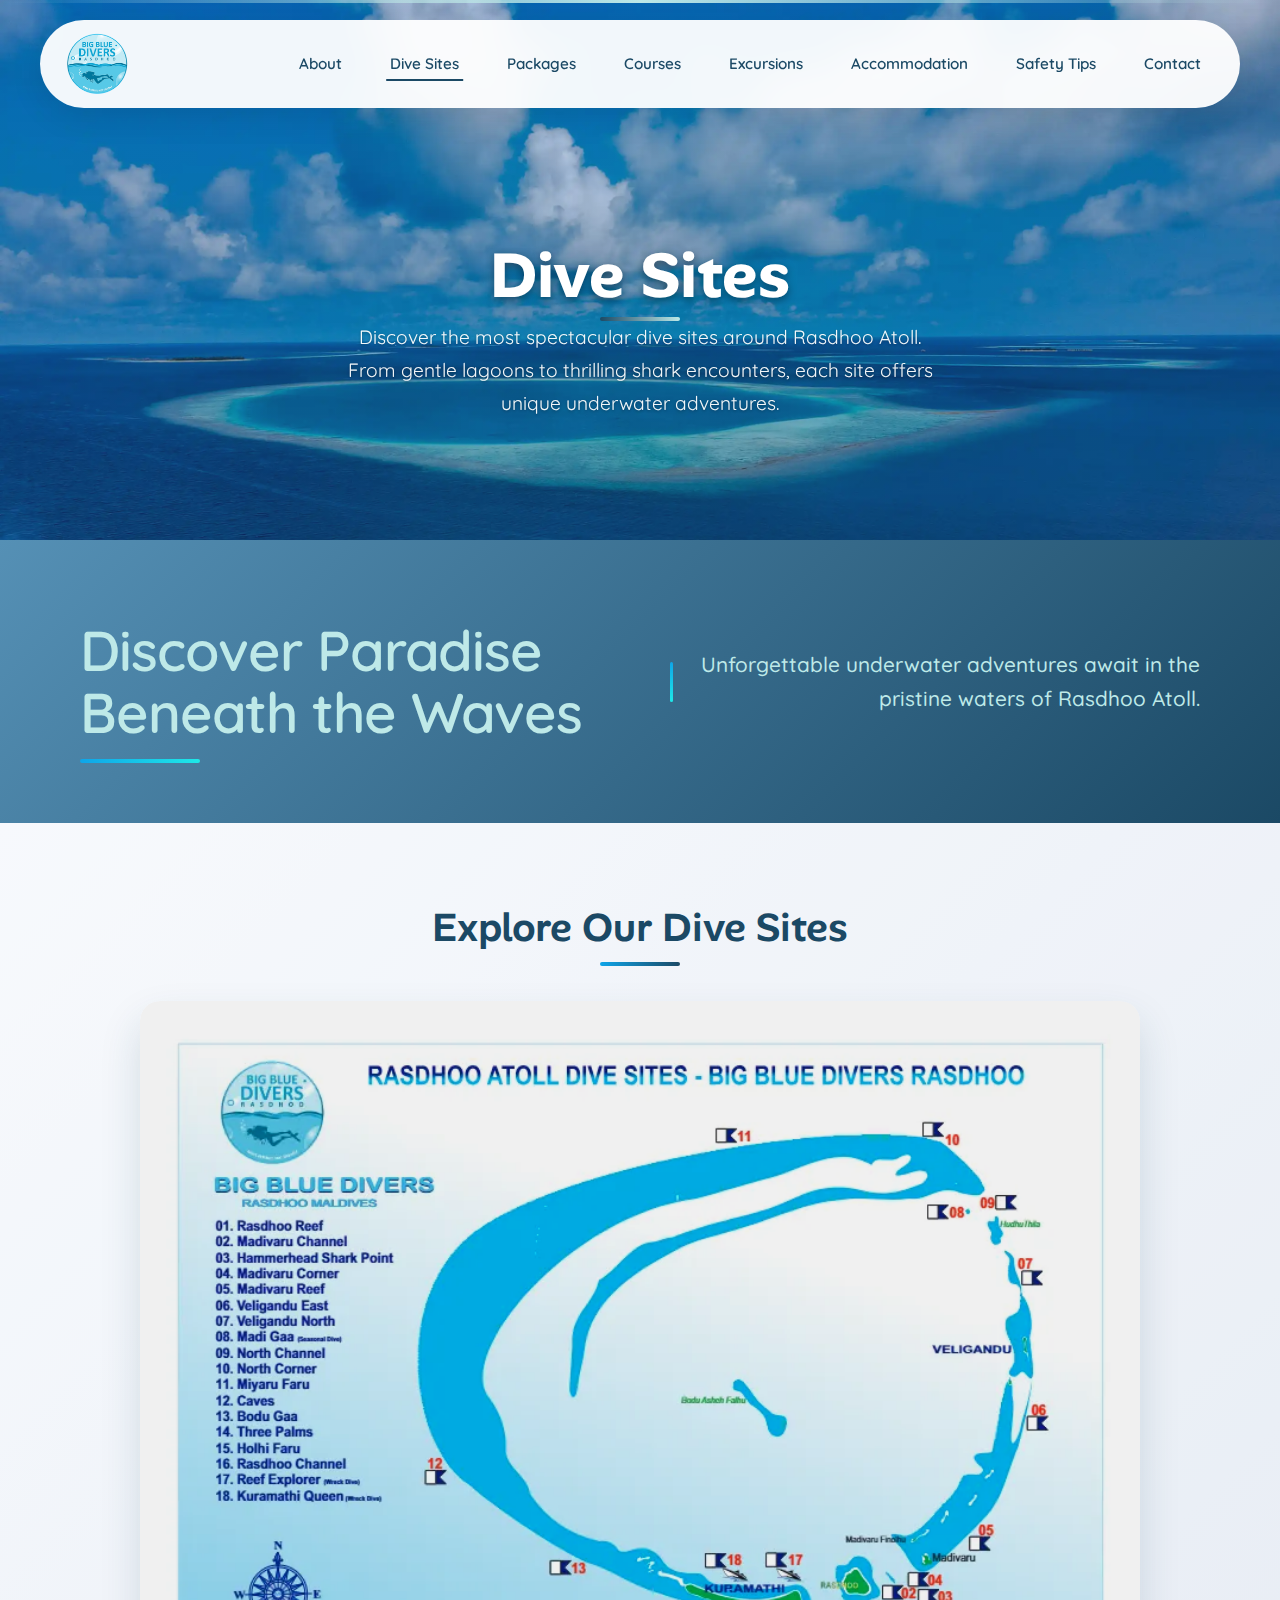
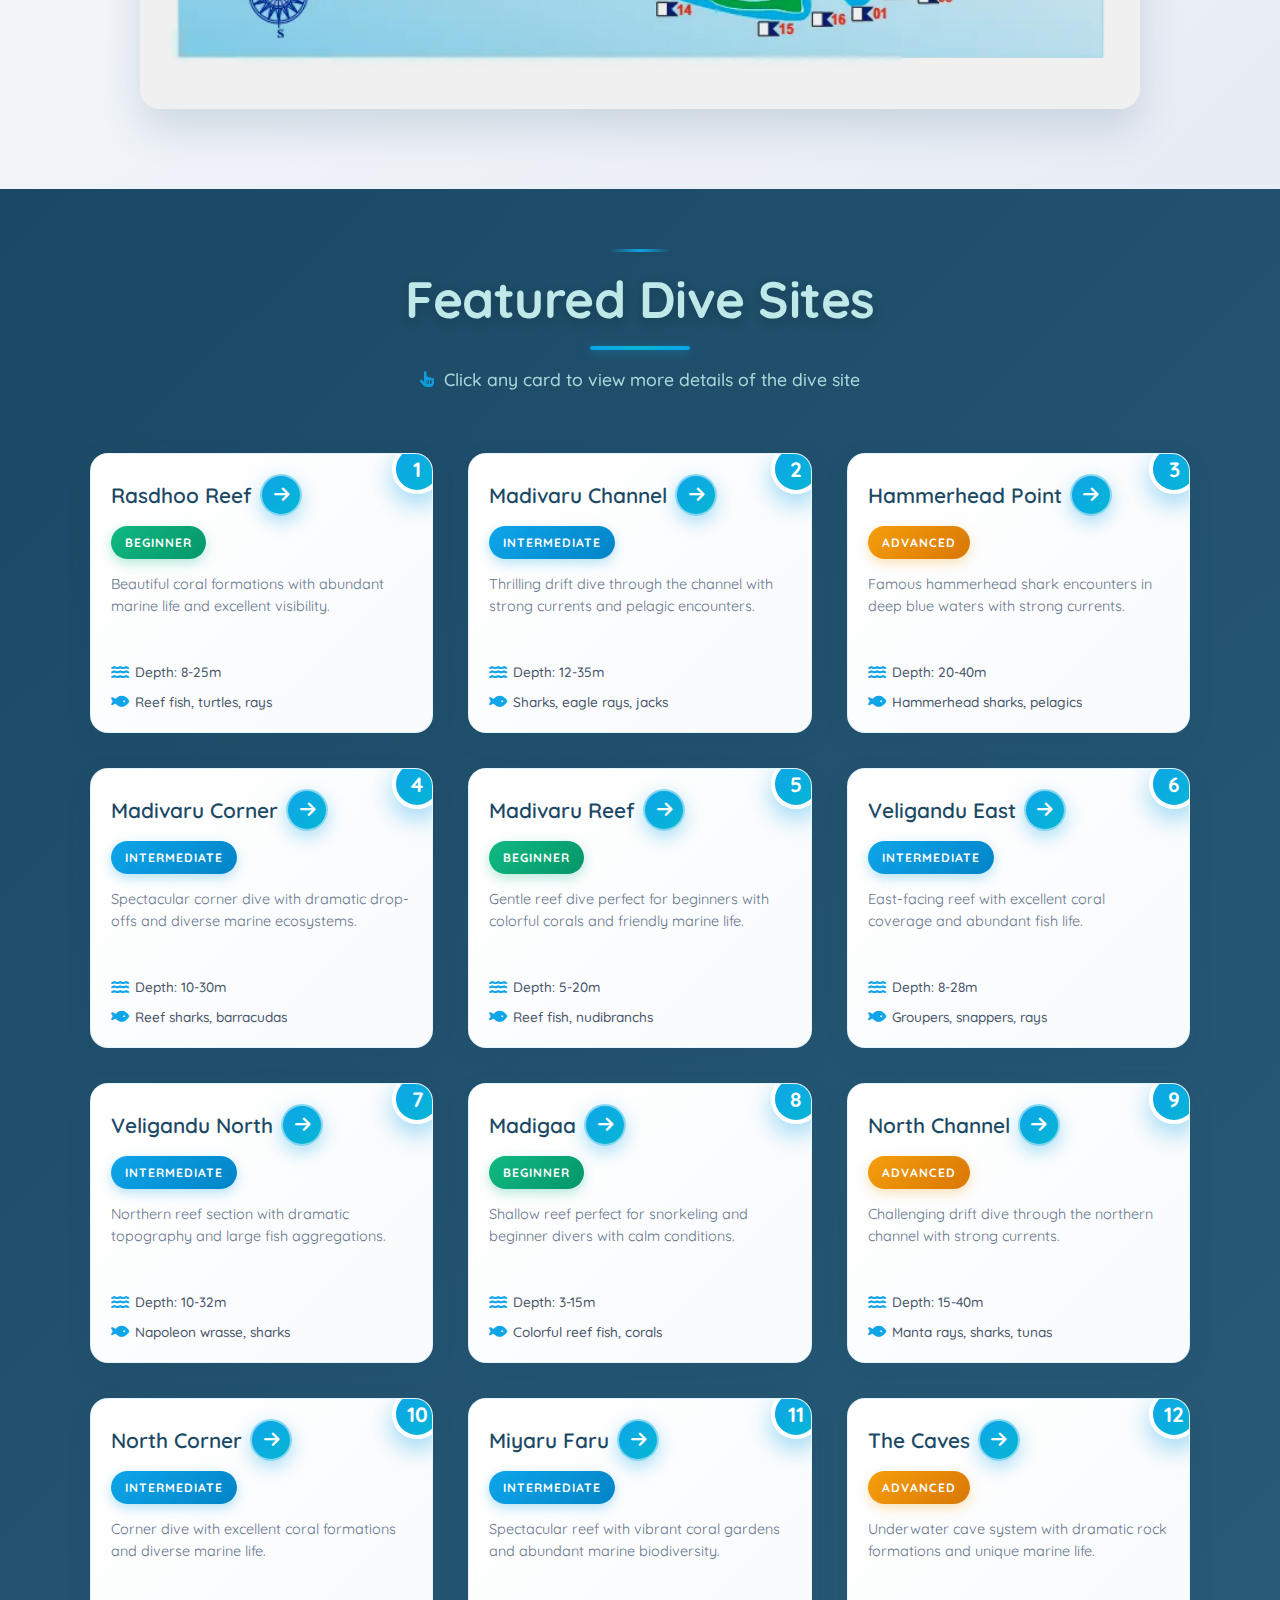
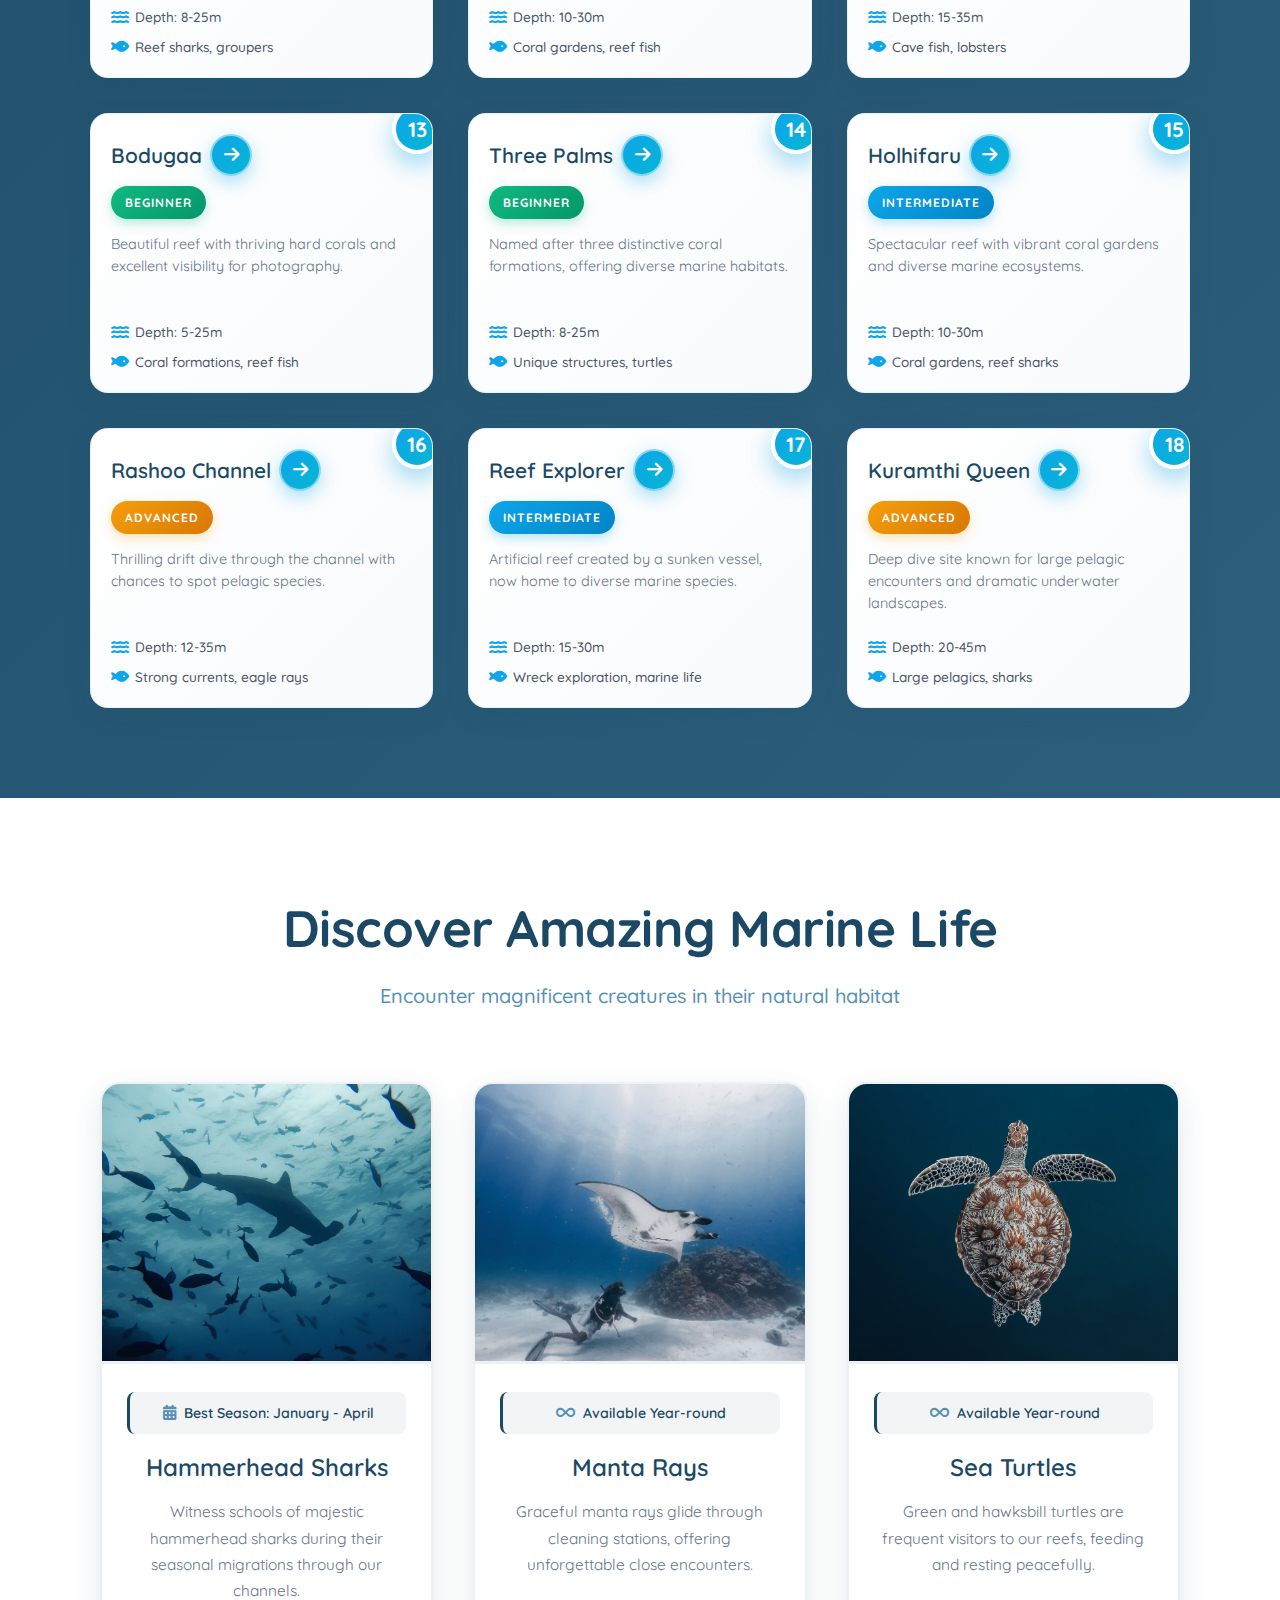
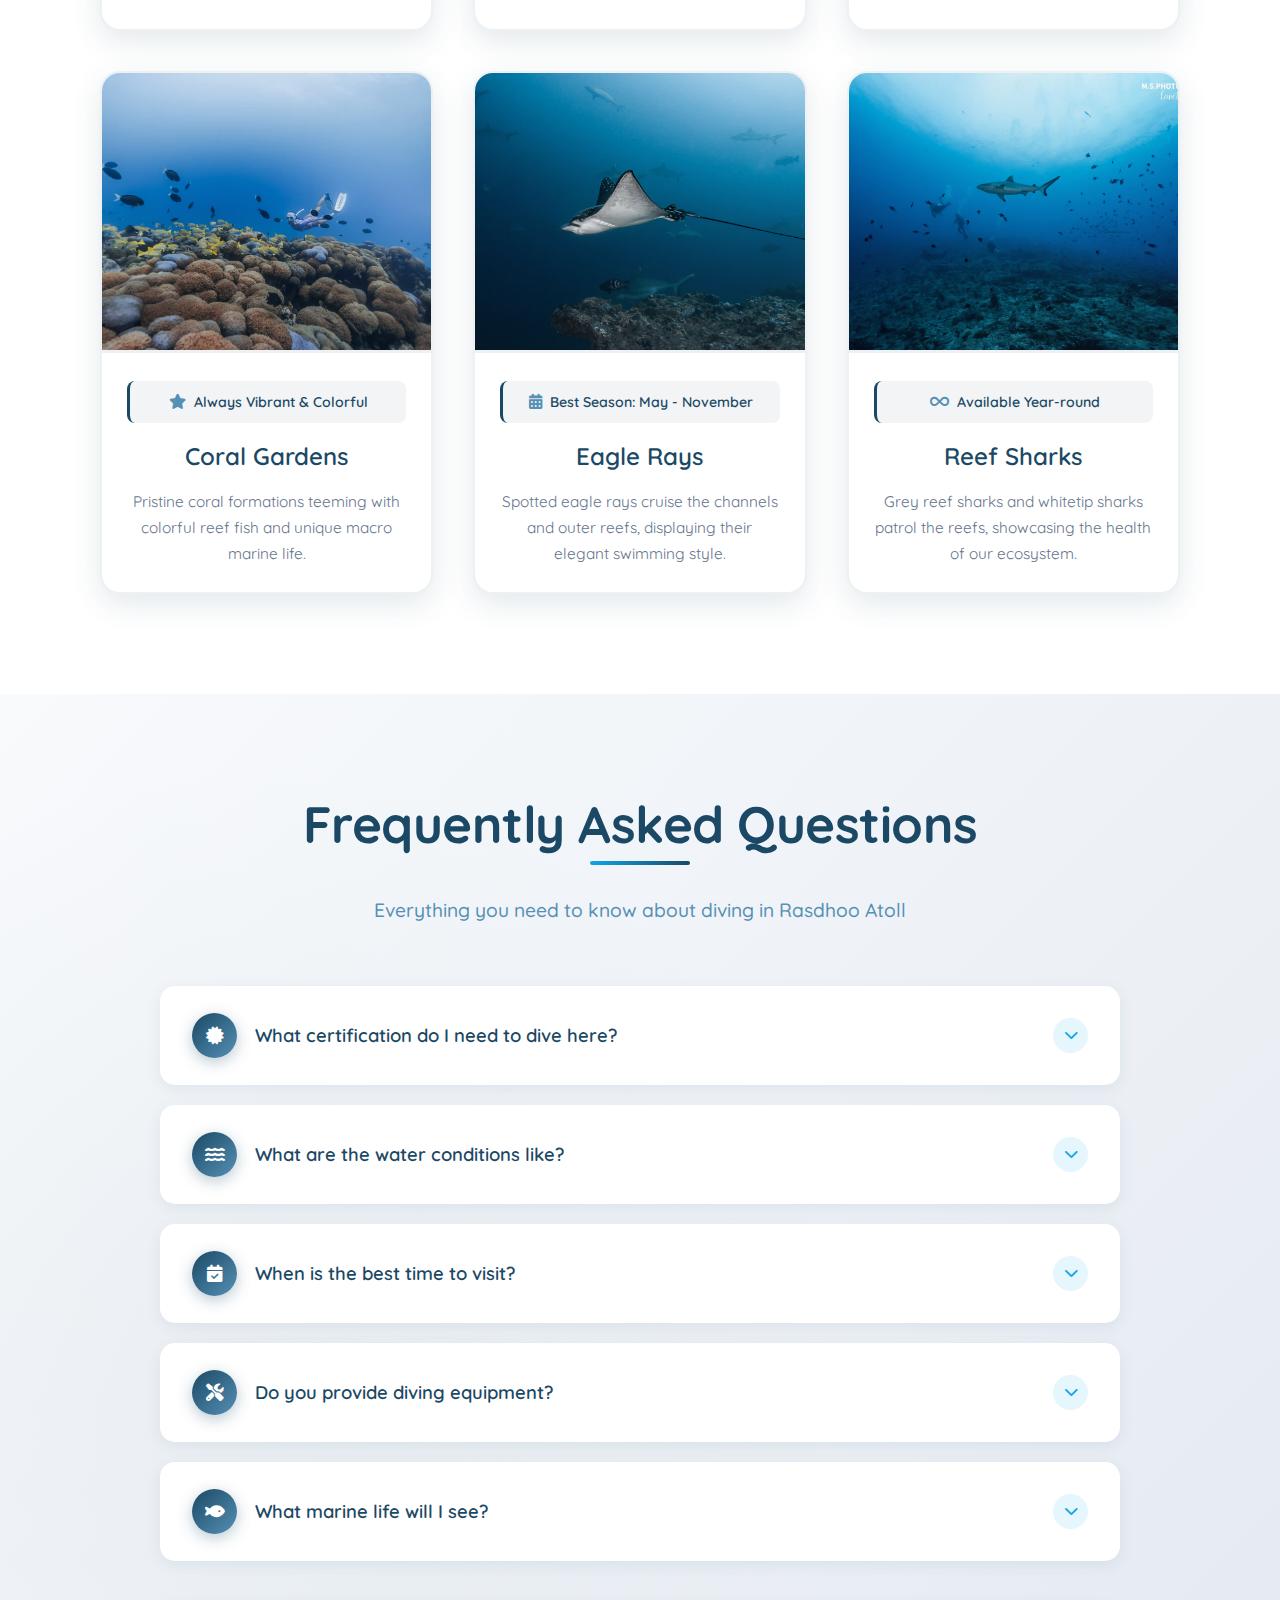
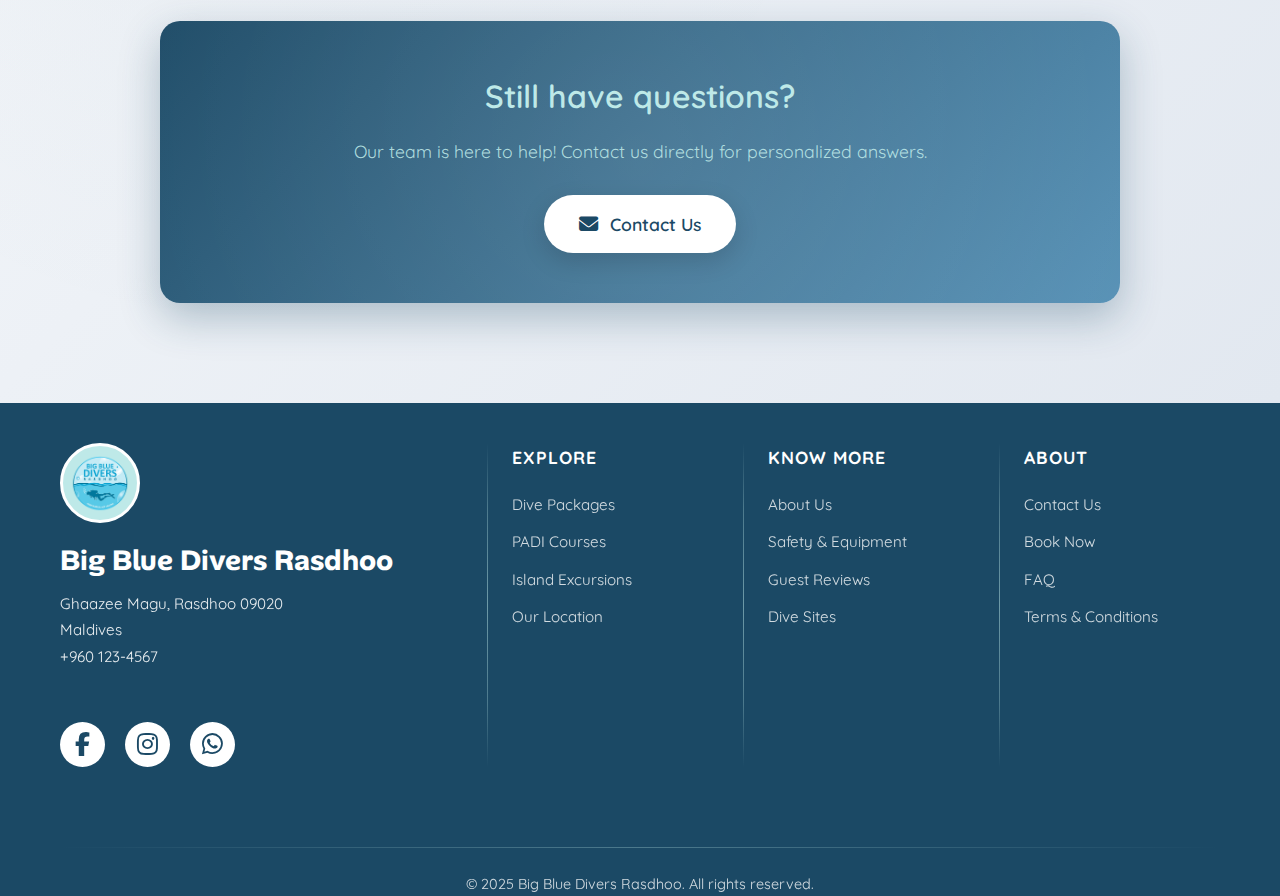
<file: dive-sites.html>
<!DOCTYPE html>
<html lang="en">
  <head>
    <meta charset="UTF-8" />
    <meta name="viewport" content="width=device-width, initial-scale=1.0" />
    <title>Dive Sites • Big Blue Dive Rasdhoo</title>
    <link rel="stylesheet" href="style.css" />
    <link rel="stylesheet" href="style2.css" />

    <link
      rel="stylesheet"
      href="https://cdnjs.cloudflare.com/ajax/libs/font-awesome/6.4.0/css/all.min.css"
    />
    <script src="script.js"></script>
  </head>
  <body>
    <header class="header">
      <nav class="navbar">
        <div class="nav-container">
          <div class="logo">
            <a href="index.html#home">
              <img src="images/logo.webp" alt="Big Blue Logo" />
            </a>
          </div>
          <ul class="nav-menu">
            <li class="nav-item">
              <a href="about.html" class="nav-link">About</a>
            </li>
            <li class="nav-item">
              <a href="dive-sites.html" class="nav-link active">Dive Sites</a>
            </li>
            <li class="nav-item">
              <a href="index.html#packages" class="nav-link">Packages</a>
            </li>
            <li class="nav-item">
              <a href="courses.html" class="nav-link">Courses</a>
            </li>
            <li class="nav-item">
              <a href="index.html#excursions" class="nav-link">Excursions</a>
            </li>
            <li class="nav-item">
              <a href="index.html#about-us" class="nav-link">Accommodation</a>
            </li>
            <li class="nav-item">
              <a href="index.html#safety" class="nav-link">Safety Tips</a>
            </li>
            <li class="nav-item">
              <a href="index.html#location" class="nav-link">Contact</a>
            </li>
          </ul>
        </div>
      </nav>
    </header>

    <main class="dive-sites-main">
      <!-- Hero Section -->
      <section class="dive-sites-hero">
        <div class="container dive-sites-hero__inner">
          <div class="dive-sites-hero__card">
            <h2 class="dive-sites-hero__title section-title">Dive Sites</h2>
            <p class="dive-sites-hero__text section-subtitle">
              Discover the most spectacular dive sites around Rasdhoo Atoll.
              From gentle lagoons to thrilling shark encounters, each site
              offers unique underwater adventures.
            </p>
          </div>
        </div>
        <div class="dive-sites-hero__bubbles" aria-hidden="true">
          <span></span>
          <span></span>
          <span></span>
        </div>
        <div class="dive-sites-hero__overlay"></div>
      </section>

      <!-- Dive Sites Introduction Section -->
      <section class="dive-sites-intro">
        <div class="container">
          <div class="dive-sites-intro__content">
            <div class="dive-sites-intro__left">
              <h3 class="dive-sites-intro__title">
                Discover Paradise Beneath the Waves
              </h3>
            </div>
            <div class="dive-sites-intro__right">
              <p class="dive-sites-intro__highlight">
                Unforgettable underwater adventures await in the pristine waters
                of Rasdhoo Atoll.
              </p>
            </div>
          </div>
        </div>
      </section>

      <!-- Dive Map Section -->
      <section class="dive-map-section">
        <div class="container">
          <div class="dive-map-content">
            <h2 class="dive-map-title">Explore Our Dive Sites</h2>
            <div class="dive-map-image">
              <img
                src="images/divemap.webp"
                alt="Dive Sites Map of Rasdhoo Atoll"
              />
            </div>
          </div>
        </div>
      </section>

      <!-- Dive Site Details Section -->
      <section class="dive-site-details-section">
        <div class="container">
          <div class="dive-site-details-content">
            <h2 class="dive-site-details-title">Featured Dive Sites</h2>
            <p class="dive-site-details-subtitle">
              <i class="fas fa-hand-pointer"></i>
              Click any card to view more details of the dive site
            </p>

            <div class="dive-sites-grid">
              <!-- Dive Site Card 1 -->
              <div
                class="dive-site-detail-card"
                onclick="window.openDiveSite(1)"
              >
                <div class="dive-site-number">1</div>
                <div class="dive-site-detail-info">
                  <div class="dive-site-detail-header">
                    <h3 class="dive-site-detail-name">Rasdhoo Reef</h3>
                    <div class="dive-site-click-indicator">
                      <i class="fas fa-arrow-right"></i>
                    </div>
                  </div>
                  <div class="dive-site-detail-difficulty beginner">
                    Beginner
                  </div>
                  <p class="dive-site-detail-description">
                    Beautiful coral formations with abundant marine life and
                    excellent visibility.
                  </p>
                  <div class="dive-site-detail-specs">
                    <div class="dive-site-detail-spec">
                      <i class="fas fa-water"></i>
                      <span>Depth: 8-25m</span>
                    </div>
                    <div class="dive-site-detail-spec">
                      <i class="fas fa-fish"></i>
                      <span>Reef fish, turtles, rays</span>
                    </div>
                  </div>
                </div>
              </div>

              <!-- Dive Site Card 2 -->
              <div
                class="dive-site-detail-card"
                onclick="window.openDiveSite(2)"
              >
                <div class="dive-site-number">2</div>
                <div class="dive-site-detail-info">
                  <div class="dive-site-detail-header">
                    <h3 class="dive-site-detail-name">Madivaru Channel</h3>
                    <div class="dive-site-click-indicator">
                      <i class="fas fa-arrow-right"></i>
                    </div>
                  </div>
                  <div class="dive-site-detail-difficulty intermediate">
                    Intermediate
                  </div>
                  <p class="dive-site-detail-description">
                    Thrilling drift dive through the channel with strong
                    currents and pelagic encounters.
                  </p>
                  <div class="dive-site-detail-specs">
                    <div class="dive-site-detail-spec">
                      <i class="fas fa-water"></i>
                      <span>Depth: 12-35m</span>
                    </div>
                    <div class="dive-site-detail-spec">
                      <i class="fas fa-fish"></i>
                      <span>Sharks, eagle rays, jacks</span>
                    </div>
                  </div>
                </div>
              </div>

              <!-- Dive Site Card 3 -->
              <div
                class="dive-site-detail-card"
                onclick="window.openDiveSite(3)"
              >
                <div class="dive-site-number">3</div>
                <div class="dive-site-detail-info">
                  <div class="dive-site-detail-header">
                    <h3 class="dive-site-detail-name">Hammerhead Point</h3>
                    <div class="dive-site-click-indicator">
                      <i class="fas fa-arrow-right"></i>
                    </div>
                  </div>
                  <div class="dive-site-detail-difficulty advanced">
                    Advanced
                  </div>
                  <p class="dive-site-detail-description">
                    Famous hammerhead shark encounters in deep blue waters with
                    strong currents.
                  </p>
                  <div class="dive-site-detail-specs">
                    <div class="dive-site-detail-spec">
                      <i class="fas fa-water"></i>
                      <span>Depth: 20-40m</span>
                    </div>
                    <div class="dive-site-detail-spec">
                      <i class="fas fa-fish"></i>
                      <span>Hammerhead sharks, pelagics</span>
                    </div>
                  </div>
                </div>
              </div>

              <!-- Dive Site Card 4 -->
              <div
                class="dive-site-detail-card"
                onclick="window.openDiveSite(4)"
              >
                <div class="dive-site-number">4</div>
                <div class="dive-site-detail-info">
                  <div class="dive-site-detail-header">
                    <h3 class="dive-site-detail-name">Madivaru Corner</h3>
                    <div class="dive-site-click-indicator">
                      <i class="fas fa-arrow-right"></i>
                    </div>
                  </div>
                  <div class="dive-site-detail-difficulty intermediate">
                    Intermediate
                  </div>
                  <p class="dive-site-detail-description">
                    Spectacular corner dive with dramatic drop-offs and diverse
                    marine ecosystems.
                  </p>
                  <div class="dive-site-detail-specs">
                    <div class="dive-site-detail-spec">
                      <i class="fas fa-water"></i>
                      <span>Depth: 10-30m</span>
                    </div>
                    <div class="dive-site-detail-spec">
                      <i class="fas fa-fish"></i>
                      <span>Reef sharks, barracudas</span>
                    </div>
                  </div>
                </div>
              </div>

              <!-- Dive Site Card 5 -->
              <div
                class="dive-site-detail-card"
                onclick="window.openDiveSite(5)"
              >
                <div class="dive-site-number">5</div>
                <div class="dive-site-detail-info">
                  <div class="dive-site-detail-header">
                    <h3 class="dive-site-detail-name">Madivaru Reef</h3>
                    <div class="dive-site-click-indicator">
                      <i class="fas fa-arrow-right"></i>
                    </div>
                  </div>
                  <div class="dive-site-detail-difficulty beginner">
                    Beginner
                  </div>
                  <p class="dive-site-detail-description">
                    Gentle reef dive perfect for beginners with colorful corals
                    and friendly marine life.
                  </p>
                  <div class="dive-site-detail-specs">
                    <div class="dive-site-detail-spec">
                      <i class="fas fa-water"></i>
                      <span>Depth: 5-20m</span>
                    </div>
                    <div class="dive-site-detail-spec">
                      <i class="fas fa-fish"></i>
                      <span>Reef fish, nudibranchs</span>
                    </div>
                  </div>
                </div>
              </div>

              <!-- Dive Site Card 6 -->
              <div
                class="dive-site-detail-card"
                onclick="window.openDiveSite(6)"
              >
                <div class="dive-site-number">6</div>
                <div class="dive-site-detail-info">
                  <div class="dive-site-detail-header">
                    <h3 class="dive-site-detail-name">Veligandu East</h3>
                    <div class="dive-site-click-indicator">
                      <i class="fas fa-arrow-right"></i>
                    </div>
                  </div>
                  <div class="dive-site-detail-difficulty intermediate">
                    Intermediate
                  </div>
                  <p class="dive-site-detail-description">
                    East-facing reef with excellent coral coverage and abundant
                    fish life.
                  </p>
                  <div class="dive-site-detail-specs">
                    <div class="dive-site-detail-spec">
                      <i class="fas fa-water"></i>
                      <span>Depth: 8-28m</span>
                    </div>
                    <div class="dive-site-detail-spec">
                      <i class="fas fa-fish"></i>
                      <span>Groupers, snappers, rays</span>
                    </div>
                  </div>
                </div>
              </div>

              <!-- Dive Site Card 7 -->
              <div
                class="dive-site-detail-card"
                onclick="window.openDiveSite(7)"
              >
                <div class="dive-site-number">7</div>
                <div class="dive-site-detail-info">
                  <div class="dive-site-detail-header">
                    <h3 class="dive-site-detail-name">Veligandu North</h3>
                    <div class="dive-site-click-indicator">
                      <i class="fas fa-arrow-right"></i>
                    </div>
                  </div>
                  <div class="dive-site-detail-difficulty intermediate">
                    Intermediate
                  </div>
                  <p class="dive-site-detail-description">
                    Northern reef section with dramatic topography and large
                    fish aggregations.
                  </p>
                  <div class="dive-site-detail-specs">
                    <div class="dive-site-detail-spec">
                      <i class="fas fa-water"></i>
                      <span>Depth: 10-32m</span>
                    </div>
                    <div class="dive-site-detail-spec">
                      <i class="fas fa-fish"></i>
                      <span>Napoleon wrasse, sharks</span>
                    </div>
                  </div>
                </div>
              </div>

              <!-- Dive Site Card 8 -->
              <div
                class="dive-site-detail-card"
                onclick="window.openDiveSite(8)"
              >
                <div class="dive-site-number">8</div>
                <div class="dive-site-detail-info">
                  <div class="dive-site-detail-header">
                    <h3 class="dive-site-detail-name">Madigaa</h3>
                    <div class="dive-site-click-indicator">
                      <i class="fas fa-arrow-right"></i>
                    </div>
                  </div>
                  <div class="dive-site-detail-difficulty beginner">
                    Beginner
                  </div>
                  <p class="dive-site-detail-description">
                    Shallow reef perfect for snorkeling and beginner divers with
                    calm conditions.
                  </p>
                  <div class="dive-site-detail-specs">
                    <div class="dive-site-detail-spec">
                      <i class="fas fa-water"></i>
                      <span>Depth: 3-15m</span>
                    </div>
                    <div class="dive-site-detail-spec">
                      <i class="fas fa-fish"></i>
                      <span>Colorful reef fish, corals</span>
                    </div>
                  </div>
                </div>
              </div>

              <!-- Dive Site Card 9 -->
              <div
                class="dive-site-detail-card"
                onclick="window.openDiveSite(9)"
              >
                <div class="dive-site-number">9</div>
                <div class="dive-site-detail-info">
                  <div class="dive-site-detail-header">
                    <h3 class="dive-site-detail-name">North Channel</h3>
                    <div class="dive-site-click-indicator">
                      <i class="fas fa-arrow-right"></i>
                    </div>
                  </div>
                  <div class="dive-site-detail-difficulty advanced">
                    Advanced
                  </div>
                  <p class="dive-site-detail-description">
                    Challenging drift dive through the northern channel with
                    strong currents.
                  </p>
                  <div class="dive-site-detail-specs">
                    <div class="dive-site-detail-spec">
                      <i class="fas fa-water"></i>
                      <span>Depth: 15-40m</span>
                    </div>
                    <div class="dive-site-detail-spec">
                      <i class="fas fa-fish"></i>
                      <span>Manta rays, sharks, tunas</span>
                    </div>
                  </div>
                </div>
              </div>

              <!-- Dive Site Card 10 -->
              <div
                class="dive-site-detail-card"
                onclick="window.openDiveSite(10)"
              >
                <div class="dive-site-number">10</div>
                <div class="dive-site-detail-info">
                  <div class="dive-site-detail-header">
                    <h3 class="dive-site-detail-name">North Corner</h3>
                    <div class="dive-site-click-indicator">
                      <i class="fas fa-arrow-right"></i>
                    </div>
                  </div>
                  <div class="dive-site-detail-difficulty intermediate">
                    Intermediate
                  </div>
                  <p class="dive-site-detail-description">
                    Corner dive with excellent coral formations and diverse
                    marine life.
                  </p>
                  <div class="dive-site-detail-specs">
                    <div class="dive-site-detail-spec">
                      <i class="fas fa-water"></i>
                      <span>Depth: 8-25m</span>
                    </div>
                    <div class="dive-site-detail-spec">
                      <i class="fas fa-fish"></i>
                      <span>Reef sharks, groupers</span>
                    </div>
                  </div>
                </div>
              </div>

              <!-- Dive Site Card 11 -->
              <div
                class="dive-site-detail-card"
                onclick="window.openDiveSite(11)"
              >
                <div class="dive-site-number">11</div>
                <div class="dive-site-detail-info">
                  <div class="dive-site-detail-header">
                    <h3 class="dive-site-detail-name">Miyaru Faru</h3>
                    <div class="dive-site-click-indicator">
                      <i class="fas fa-arrow-right"></i>
                    </div>
                  </div>
                  <div class="dive-site-detail-difficulty intermediate">
                    Intermediate
                  </div>
                  <p class="dive-site-detail-description">
                    Spectacular reef with vibrant coral gardens and abundant
                    marine biodiversity.
                  </p>
                  <div class="dive-site-detail-specs">
                    <div class="dive-site-detail-spec">
                      <i class="fas fa-water"></i>
                      <span>Depth: 10-30m</span>
                    </div>
                    <div class="dive-site-detail-spec">
                      <i class="fas fa-fish"></i>
                      <span>Coral gardens, reef fish</span>
                    </div>
                  </div>
                </div>
              </div>

              <!-- Dive Site Card 12 -->
              <div
                class="dive-site-detail-card"
                onclick="window.openDiveSite(12)"
              >
                <div class="dive-site-number">12</div>
                <div class="dive-site-detail-info">
                  <div class="dive-site-detail-header">
                    <h3 class="dive-site-detail-name">The Caves</h3>
                    <div class="dive-site-click-indicator">
                      <i class="fas fa-arrow-right"></i>
                    </div>
                  </div>
                  <div class="dive-site-detail-difficulty advanced">
                    Advanced
                  </div>
                  <p class="dive-site-detail-description">
                    Underwater cave system with dramatic rock formations and
                    unique marine life.
                  </p>
                  <div class="dive-site-detail-specs">
                    <div class="dive-site-detail-spec">
                      <i class="fas fa-water"></i>
                      <span>Depth: 15-35m</span>
                    </div>
                    <div class="dive-site-detail-spec">
                      <i class="fas fa-fish"></i>
                      <span>Cave fish, lobsters</span>
                    </div>
                  </div>
                </div>
              </div>

              <!-- Dive Site Card 13 -->
              <div
                class="dive-site-detail-card"
                onclick="window.openDiveSite(13)"
              >
                <div class="dive-site-number">13</div>
                <div class="dive-site-detail-info">
                  <div class="dive-site-detail-header">
                    <h3 class="dive-site-detail-name">Bodugaa</h3>
                    <div class="dive-site-click-indicator">
                      <i class="fas fa-arrow-right"></i>
                    </div>
                  </div>
                  <div class="dive-site-detail-difficulty beginner">
                    Beginner
                  </div>
                  <p class="dive-site-detail-description">
                    Beautiful reef with thriving hard corals and excellent
                    visibility for photography.
                  </p>
                  <div class="dive-site-detail-specs">
                    <div class="dive-site-detail-spec">
                      <i class="fas fa-water"></i>
                      <span>Depth: 5-25m</span>
                    </div>
                    <div class="dive-site-detail-spec">
                      <i class="fas fa-fish"></i>
                      <span>Coral formations, reef fish</span>
                    </div>
                  </div>
                </div>
              </div>

              <!-- Dive Site Card 14 -->
              <div
                class="dive-site-detail-card"
                onclick="window.openDiveSite(14)"
              >
                <div class="dive-site-number">14</div>
                <div class="dive-site-detail-info">
                  <div class="dive-site-detail-header">
                    <h3 class="dive-site-detail-name">Three Palms</h3>
                    <div class="dive-site-click-indicator">
                      <i class="fas fa-arrow-right"></i>
                    </div>
                  </div>
                  <div class="dive-site-detail-difficulty beginner">
                    Beginner
                  </div>
                  <p class="dive-site-detail-description">
                    Named after three distinctive coral formations, offering
                    diverse marine habitats.
                  </p>
                  <div class="dive-site-detail-specs">
                    <div class="dive-site-detail-spec">
                      <i class="fas fa-water"></i>
                      <span>Depth: 8-25m</span>
                    </div>
                    <div class="dive-site-detail-spec">
                      <i class="fas fa-fish"></i>
                      <span>Unique structures, turtles</span>
                    </div>
                  </div>
                </div>
              </div>

              <!-- Dive Site Card 15 -->
              <div
                class="dive-site-detail-card"
                onclick="window.openDiveSite(15)"
              >
                <div class="dive-site-number">15</div>
                <div class="dive-site-detail-info">
                  <div class="dive-site-detail-header">
                    <h3 class="dive-site-detail-name">Holhifaru</h3>
                    <div class="dive-site-click-indicator">
                      <i class="fas fa-arrow-right"></i>
                    </div>
                  </div>
                  <div class="dive-site-detail-difficulty intermediate">
                    Intermediate
                  </div>
                  <p class="dive-site-detail-description">
                    Spectacular reef with vibrant coral gardens and diverse
                    marine ecosystems.
                  </p>
                  <div class="dive-site-detail-specs">
                    <div class="dive-site-detail-spec">
                      <i class="fas fa-water"></i>
                      <span>Depth: 10-30m</span>
                    </div>
                    <div class="dive-site-detail-spec">
                      <i class="fas fa-fish"></i>
                      <span>Coral gardens, reef sharks</span>
                    </div>
                  </div>
                </div>
              </div>

              <!-- Dive Site Card 16 -->
              <div
                class="dive-site-detail-card"
                onclick="window.openDiveSite(16)"
              >
                <div class="dive-site-number">16</div>
                <div class="dive-site-detail-info">
                  <div class="dive-site-detail-header">
                    <h3 class="dive-site-detail-name">Rashoo Channel</h3>
                    <div class="dive-site-click-indicator">
                      <i class="fas fa-arrow-right"></i>
                    </div>
                  </div>
                  <div class="dive-site-detail-difficulty advanced">
                    Advanced
                  </div>
                  <p class="dive-site-detail-description">
                    Thrilling drift dive through the channel with chances to
                    spot pelagic species.
                  </p>
                  <div class="dive-site-detail-specs">
                    <div class="dive-site-detail-spec">
                      <i class="fas fa-water"></i>
                      <span>Depth: 12-35m</span>
                    </div>
                    <div class="dive-site-detail-spec">
                      <i class="fas fa-fish"></i>
                      <span>Strong currents, eagle rays</span>
                    </div>
                  </div>
                </div>
              </div>

              <!-- Dive Site Card 17 -->
              <div
                class="dive-site-detail-card"
                onclick="window.openDiveSite(17)"
              >
                <div class="dive-site-number">17</div>
                <div class="dive-site-detail-info">
                  <div class="dive-site-detail-header">
                    <h3 class="dive-site-detail-name">Reef Explorer</h3>
                    <div class="dive-site-click-indicator">
                      <i class="fas fa-arrow-right"></i>
                    </div>
                  </div>
                  <div class="dive-site-detail-difficulty intermediate">
                    Intermediate
                  </div>
                  <p class="dive-site-detail-description">
                    Artificial reef created by a sunken vessel, now home to
                    diverse marine species.
                  </p>
                  <div class="dive-site-detail-specs">
                    <div class="dive-site-detail-spec">
                      <i class="fas fa-water"></i>
                      <span>Depth: 15-30m</span>
                    </div>
                    <div class="dive-site-detail-spec">
                      <i class="fas fa-fish"></i>
                      <span>Wreck exploration, marine life</span>
                    </div>
                  </div>
                </div>
              </div>

              <!-- Dive Site Card 18 -->
              <div
                class="dive-site-detail-card"
                onclick="window.openDiveSite(18)"
              >
                <div class="dive-site-number">18</div>
                <div class="dive-site-detail-info">
                  <div class="dive-site-detail-header">
                    <h3 class="dive-site-detail-name">Kuramthi Queen</h3>
                    <div class="dive-site-click-indicator">
                      <i class="fas fa-arrow-right"></i>
                    </div>
                  </div>
                  <div class="dive-site-detail-difficulty advanced">
                    Advanced
                  </div>
                  <p class="dive-site-detail-description">
                    Deep dive site known for large pelagic encounters and
                    dramatic underwater landscapes.
                  </p>
                  <div class="dive-site-detail-specs">
                    <div class="dive-site-detail-spec">
                      <i class="fas fa-water"></i>
                      <span>Depth: 20-45m</span>
                    </div>
                    <div class="dive-site-detail-spec">
                      <i class="fas fa-fish"></i>
                      <span>Large pelagics, sharks</span>
                    </div>
                  </div>
                </div>
              </div>
            </div>
          </div>
        </div>
      </section>

      <!-- Marine Life Highlights Section -->
      <section class="marine-life-section">
        <div class="container">
          <div class="marine-life-content">
            <h2 class="marine-life-title">Discover Amazing Marine Life</h2>
            <p class="marine-life-subtitle">
              Encounter magnificent creatures in their natural habitat
            </p>

            <div class="marine-life-grid">
              <!-- Marine Life Card 1 -->
              <div class="marine-card">
                <div class="marine-image">
                  <img src="images/1.hammerhead.webp" alt="Hammerhead Sharks" />
                  <div class="marine-overlay"></div>
                </div>
                <div class="marine-card-content">
                  <div class="marine-card-season">
                    <i class="fas fa-calendar-alt"></i>
                    <span>Best Season: January - April</span>
                  </div>
                  <h3 class="marine-card-title">Hammerhead Sharks</h3>
                  <p class="marine-card-description">
                    Witness schools of majestic hammerhead sharks during their
                    seasonal migrations through our channels.
                  </p>
                </div>
              </div>

              <!-- Marine Life Card 2 -->
              <div class="marine-card">
                <div class="marine-image">
                  <img src="images/2.mantaray.webp" alt="Manta Rays" />
                  <div class="marine-overlay"></div>
                </div>
                <div class="marine-card-content">
                  <div class="marine-card-season">
                    <i class="fas fa-infinity"></i>
                    <span>Available Year-round</span>
                  </div>
                  <h3 class="marine-card-title">Manta Rays</h3>
                  <p class="marine-card-description">
                    Graceful manta rays glide through cleaning stations,
                    offering unforgettable close encounters.
                  </p>
                </div>
              </div>

              <!-- Marine Life Card 3 -->
              <div class="marine-card">
                <div class="marine-image">
                  <img src="images/3.seaturtle.webp" alt="Sea Turtles" />
                  <div class="marine-overlay"></div>
                </div>
                <div class="marine-card-content">
                  <div class="marine-card-season">
                    <i class="fas fa-infinity"></i>
                    <span>Available Year-round</span>
                  </div>
                  <h3 class="marine-card-title">Sea Turtles</h3>
                  <p class="marine-card-description">
                    Green and hawksbill turtles are frequent visitors to our
                    reefs, feeding and resting peacefully.
                  </p>
                </div>
              </div>

              <!-- Marine Life Card 4 -->
              <div class="marine-card">
                <div class="marine-image">
                  <img src="images/4.coralgardens.webp" alt="Coral Gardens" />
                  <div class="marine-overlay"></div>
                </div>
                <div class="marine-card-content">
                  <div class="marine-card-season">
                    <i class="fas fa-star"></i>
                    <span>Always Vibrant & Colorful</span>
                  </div>
                  <h3 class="marine-card-title">Coral Gardens</h3>
                  <p class="marine-card-description">
                    Pristine coral formations teeming with colorful reef fish
                    and unique macro marine life.
                  </p>
                </div>
              </div>

              <!-- Marine Life Card 5 -->
              <div class="marine-card">
                <div class="marine-image">
                  <img src="images/5.eagleray.webp" alt="Eagle Rays" />
                  <div class="marine-overlay"></div>
                </div>
                <div class="marine-card-content">
                  <div class="marine-card-season">
                    <i class="fas fa-calendar-alt"></i>
                    <span>Best Season: May - November</span>
                  </div>
                  <h3 class="marine-card-title">Eagle Rays</h3>
                  <p class="marine-card-description">
                    Spotted eagle rays cruise the channels and outer reefs,
                    displaying their elegant swimming style.
                  </p>
                </div>
              </div>

              <!-- Marine Life Card 6 -->
              <div class="marine-card">
                <div class="marine-image">
                  <img src="images/6.reefshark.webp" alt="Reef Sharks" />
                  <div class="marine-overlay"></div>
                </div>
                <div class="marine-card-content">
                  <div class="marine-card-season">
                    <i class="fas fa-infinity"></i>
                    <span>Available Year-round</span>
                  </div>
                  <h3 class="marine-card-title">Reef Sharks</h3>
                  <p class="marine-card-description">
                    Grey reef sharks and whitetip sharks patrol the reefs,
                    showcasing the health of our ecosystem.
                  </p>
                </div>
              </div>
            </div>
          </div>
        </div>
      </section>

      <!-- FAQ Section -->
      <section class="faq-section">
        <div class="container">
          <div class="faq-content">
            <div class="faq-header">
              <h2 class="faq-title">Frequently Asked Questions</h2>
              <p class="faq-subtitle">
                Everything you need to know about diving in Rasdhoo Atoll
              </p>
            </div>

            <div class="faq-grid">
              <!-- FAQ Item 1 -->
              <div class="faq-item">
                <button class="faq-question" onclick="window.toggleFAQ(1)">
                  <span class="faq-icon">
                    <i class="fas fa-certificate"></i>
                  </span>
                  <span class="faq-question-text"
                    >What certification do I need to dive here?</span
                  >
                  <span class="faq-arrow">
                    <i class="fas fa-chevron-down"></i>
                  </span>
                </button>
                <div class="faq-answer" id="faq-1">
                  <p>
                    For beginner dive sites (Rasdhoo Reef, Madivaru Reef,
                    Madigaa, Bodugaa, Three Palms), you'll need an Open Water
                    certification or equivalent. Intermediate sites require
                    Advanced Open Water certification with drift diving
                    experience. Advanced sites (Hammerhead Point, The Caves,
                    North Channel) require Advanced Open Water plus deep diving
                    specialty and strong current experience. All divers must
                    present valid certification cards and log books.
                  </p>
                </div>
              </div>

              <!-- FAQ Item 2 -->
              <div class="faq-item">
                <button class="faq-question" onclick="window.toggleFAQ(2)">
                  <span class="faq-icon">
                    <i class="fas fa-water"></i>
                  </span>
                  <span class="faq-question-text"
                    >What are the water conditions like?</span
                  >
                  <span class="faq-arrow">
                    <i class="fas fa-chevron-down"></i>
                  </span>
                </button>
                <div class="faq-answer" id="faq-2">
                  <p>
                    Water temperature ranges from 26°C to 30°C (79°F to 86°F)
                    year-round, so a 3mm wetsuit is usually sufficient.
                    Visibility averages 20-40 meters, with the best conditions
                    from January to April. Currents vary by site - gentle in
                    lagoons and stronger in channels. We monitor conditions
                    daily and select the best sites for safe, enjoyable diving.
                  </p>
                </div>
              </div>

              <!-- FAQ Item 3 -->
              <div class="faq-item">
                <button class="faq-question" onclick="window.toggleFAQ(3)">
                  <span class="faq-icon">
                    <i class="fas fa-calendar-check"></i>
                  </span>
                  <span class="faq-question-text"
                    >When is the best time to visit?</span
                  >
                  <span class="faq-arrow">
                    <i class="fas fa-chevron-down"></i>
                  </span>
                </button>
                <div class="faq-answer" id="faq-3">
                  <p>
                    The Maldives offers excellent diving year-round! January to
                    April is peak season for hammerhead shark encounters and
                    optimal visibility. May to November brings manta rays and
                    whale sharks. The southwest monsoon (May-October) offers
                    calmer conditions on eastern dive sites, while the northeast
                    monsoon (November-April) favors western sites. Each season
                    has unique highlights!
                  </p>
                </div>
              </div>

              <!-- FAQ Item 4 -->
              <div class="faq-item">
                <button class="faq-question" onclick="window.toggleFAQ(4)">
                  <span class="faq-icon">
                    <i class="fas fa-tools"></i>
                  </span>
                  <span class="faq-question-text"
                    >Do you provide diving equipment?</span
                  >
                  <span class="faq-arrow">
                    <i class="fas fa-chevron-down"></i>
                  </span>
                </button>
                <div class="faq-answer" id="faq-4">
                  <p>
                    Yes! We provide high-quality, well-maintained equipment
                    including BCDs, regulators, tanks, wetsuits, masks, fins,
                    and weights. All equipment is serviced regularly and meets
                    international safety standards. Rental is available for dive
                    computers, underwater cameras, and specialty gear. Many
                    divers prefer to bring their own mask, fins, and wetsuit for
                    comfort, but it's not required.
                  </p>
                </div>
              </div>

              <!-- FAQ Item 5 -->
              <div class="faq-item">
                <button class="faq-question" onclick="window.toggleFAQ(5)">
                  <span class="faq-icon">
                    <i class="fas fa-fish"></i>
                  </span>
                  <span class="faq-question-text"
                    >What marine life will I see?</span
                  >
                  <span class="faq-arrow">
                    <i class="fas fa-chevron-down"></i>
                  </span>
                </button>
                <div class="faq-answer" id="faq-5">
                  <p>
                    Rasdhoo Atoll is renowned for incredible biodiversity!
                    Common sightings include reef sharks (grey reef, whitetip),
                    eagle rays, stingrays, sea turtles, Napoleon wrasse,
                    groupers, and thousands of colorful reef fish. Seasonal
                    encounters include hammerhead sharks (Jan-Apr), manta rays
                    (May-Nov), and occasionally whale sharks. Macro enthusiasts
                    will love our nudibranchs, octopus, and crustaceans. Every
                    dive is different - nature always surprises!
                  </p>
                </div>
              </div>
            </div>

            <!-- FAQ CTA -->
            <div class="faq-cta">
              <div class="faq-cta-content">
                <h3>Still have questions?</h3>
                <p>
                  Our team is here to help! Contact us directly for personalized
                  answers.
                </p>
                <a href="index.html#location" class="faq-contact-btn">
                  <i class="fas fa-envelope"></i>
                  Contact Us
                </a>
              </div>
            </div>
          </div>
        </div>
      </section>
    </main>

    <!-- Footer Section -->
    <footer class="footer">
      <div class="footer-container">
        <div class="footer-content">
          <!-- Company Information Column -->
          <div class="footer-column company-info">
            <div class="company-avatar">
              <img src="images/logo.webp" alt="Big Blue Logo" />
            </div>
            <h3 class="company-name">Big Blue Divers Rasdhoo</h3>
            <div class="company-details">
              <p>Ghaazee Magu, Rasdhoo 09020</p>
              <p>Maldives</p>
              <p>+960 123-4567</p>
            </div>
            <div class="social-icons">
              <a href="#" class="social-icon" aria-label="Facebook">
                <i class="fab fa-facebook-f"></i>
              </a>
              <a href="#" class="social-icon" aria-label="Instagram">
                <i class="fab fa-instagram"></i>
              </a>
              <a href="#" class="social-icon" aria-label="WhatsApp">
                <i class="fab fa-whatsapp"></i>
              </a>
            </div>
          </div>

          <!-- Explore Column -->
          <div class="footer-column">
            <h4 class="footer-title">EXPLORE</h4>
            <ul class="footer-links">
              <li><a href="#packages">Dive Packages</a></li>
              <li><a href="courses.html">PADI Courses</a></li>
              <li><a href="#excursions">Island Excursions</a></li>
              <li><a href="#location">Our Location</a></li>
            </ul>
          </div>

          <!-- Know More Column -->
          <div class="footer-column">
            <h4 class="footer-title">KNOW MORE</h4>
            <ul class="footer-links">
              <li><a href="about.html">About Us</a></li>
              <li><a href="#safety">Safety & Equipment</a></li>
              <li><a href="#reviews">Guest Reviews</a></li>
              <li><a href="dive-sites.html">Dive Sites</a></li>
            </ul>
          </div>

          <!-- About Column -->
          <div class="footer-column">
            <h4 class="footer-title">ABOUT</h4>
            <ul class="footer-links">
              <li><a href="#location">Contact Us</a></li>
              <li><a href="#booking">Book Now</a></li>
              <li><a href="#faq">FAQ</a></li>
              <li><a href="#terms">Terms & Conditions</a></li>
            </ul>
          </div>
        </div>

        <!-- Footer Bottom -->
        <div class="footer-bottom">
          <div class="footer-divider"></div>
          <div class="footer-bottom-content">
            <p class="copyright">
              © 2025 Big Blue Divers Rasdhoo. All rights reserved.
            </p>
          </div>
        </div>
      </div>
    </footer>
  </body>
</html>
</file>
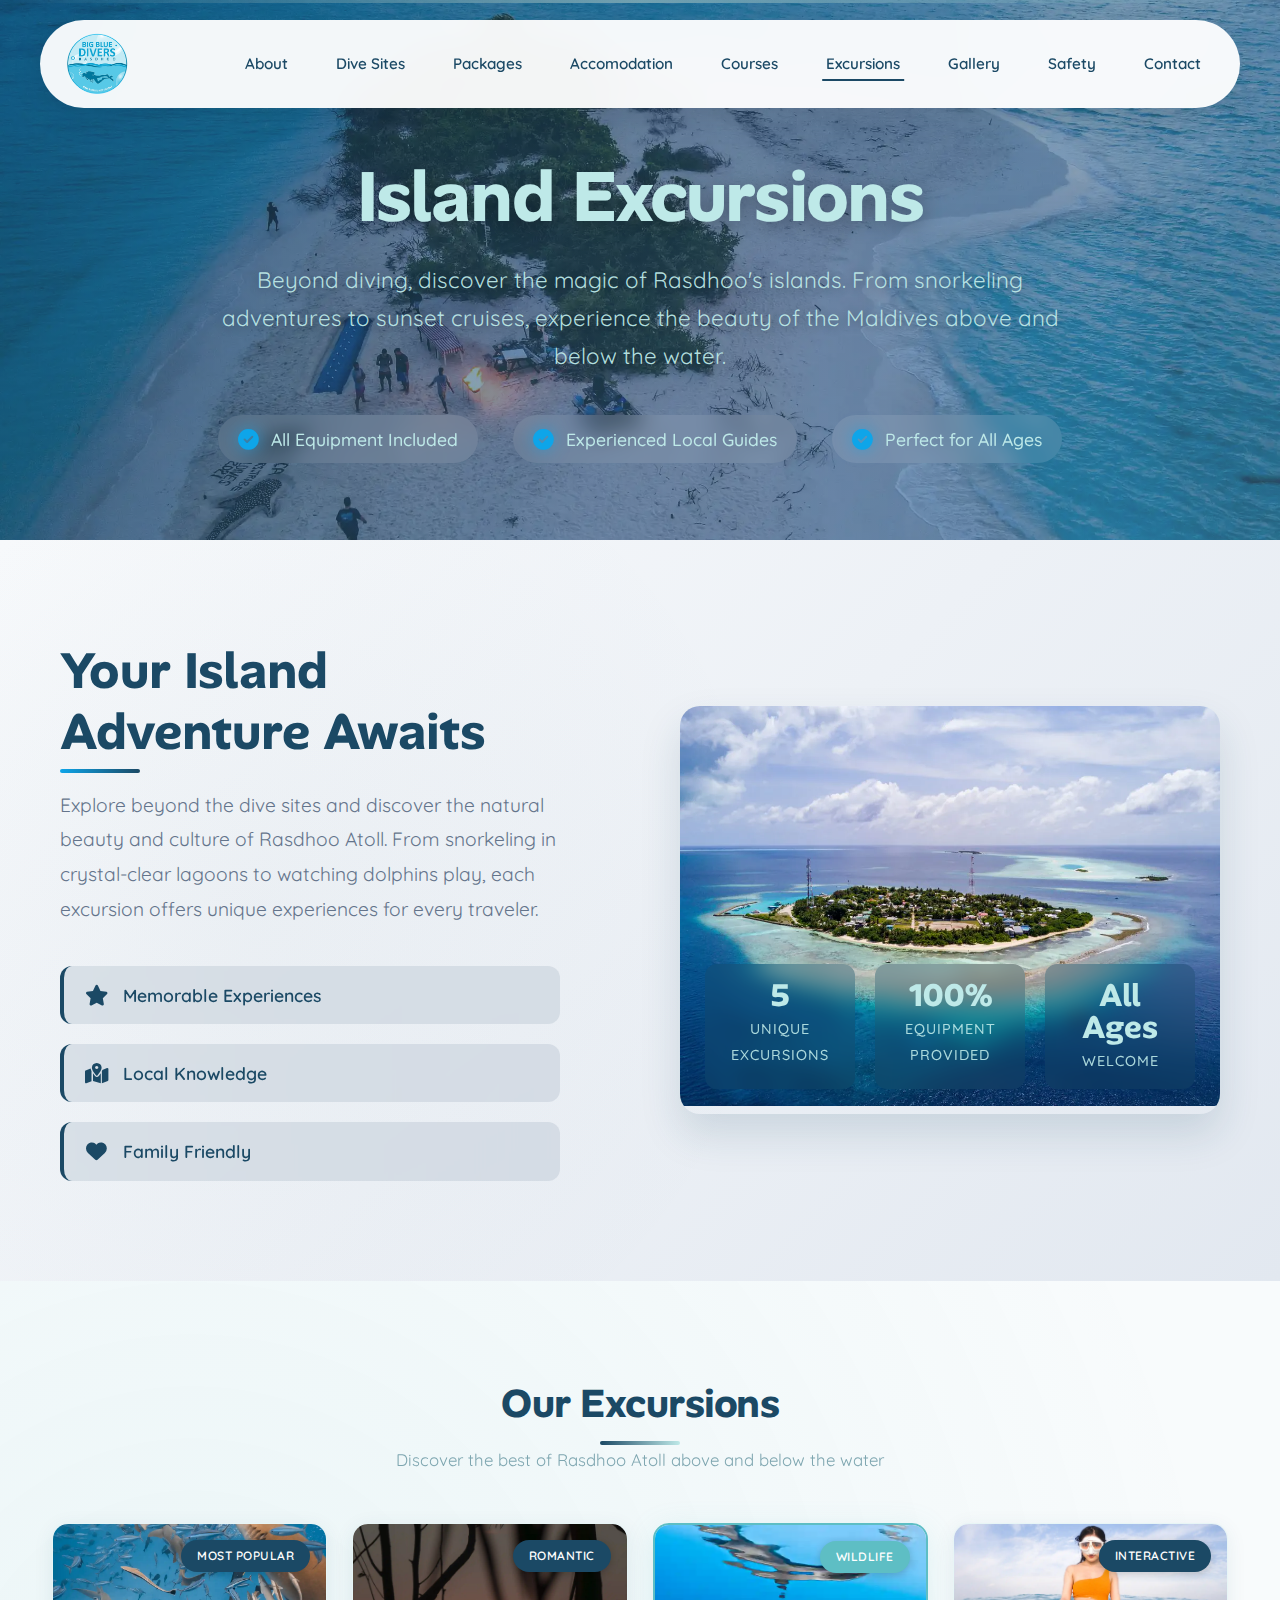
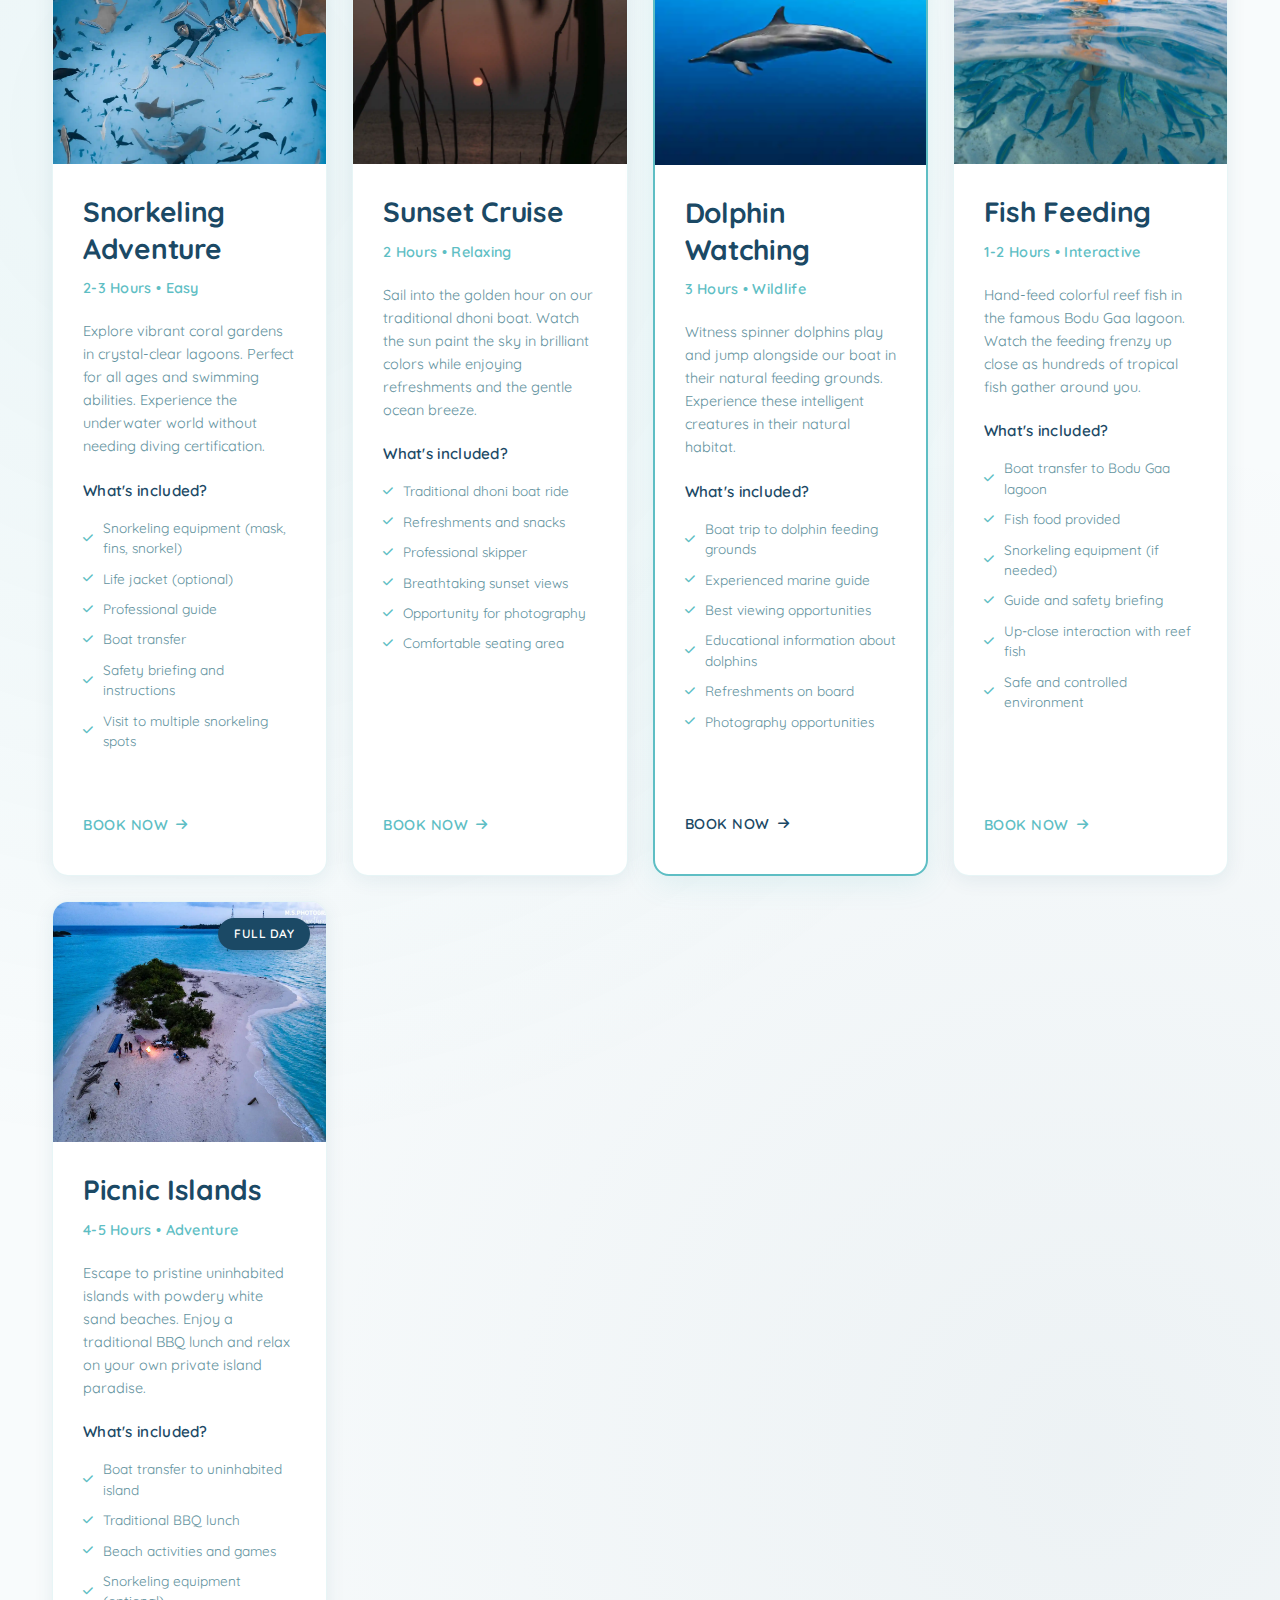
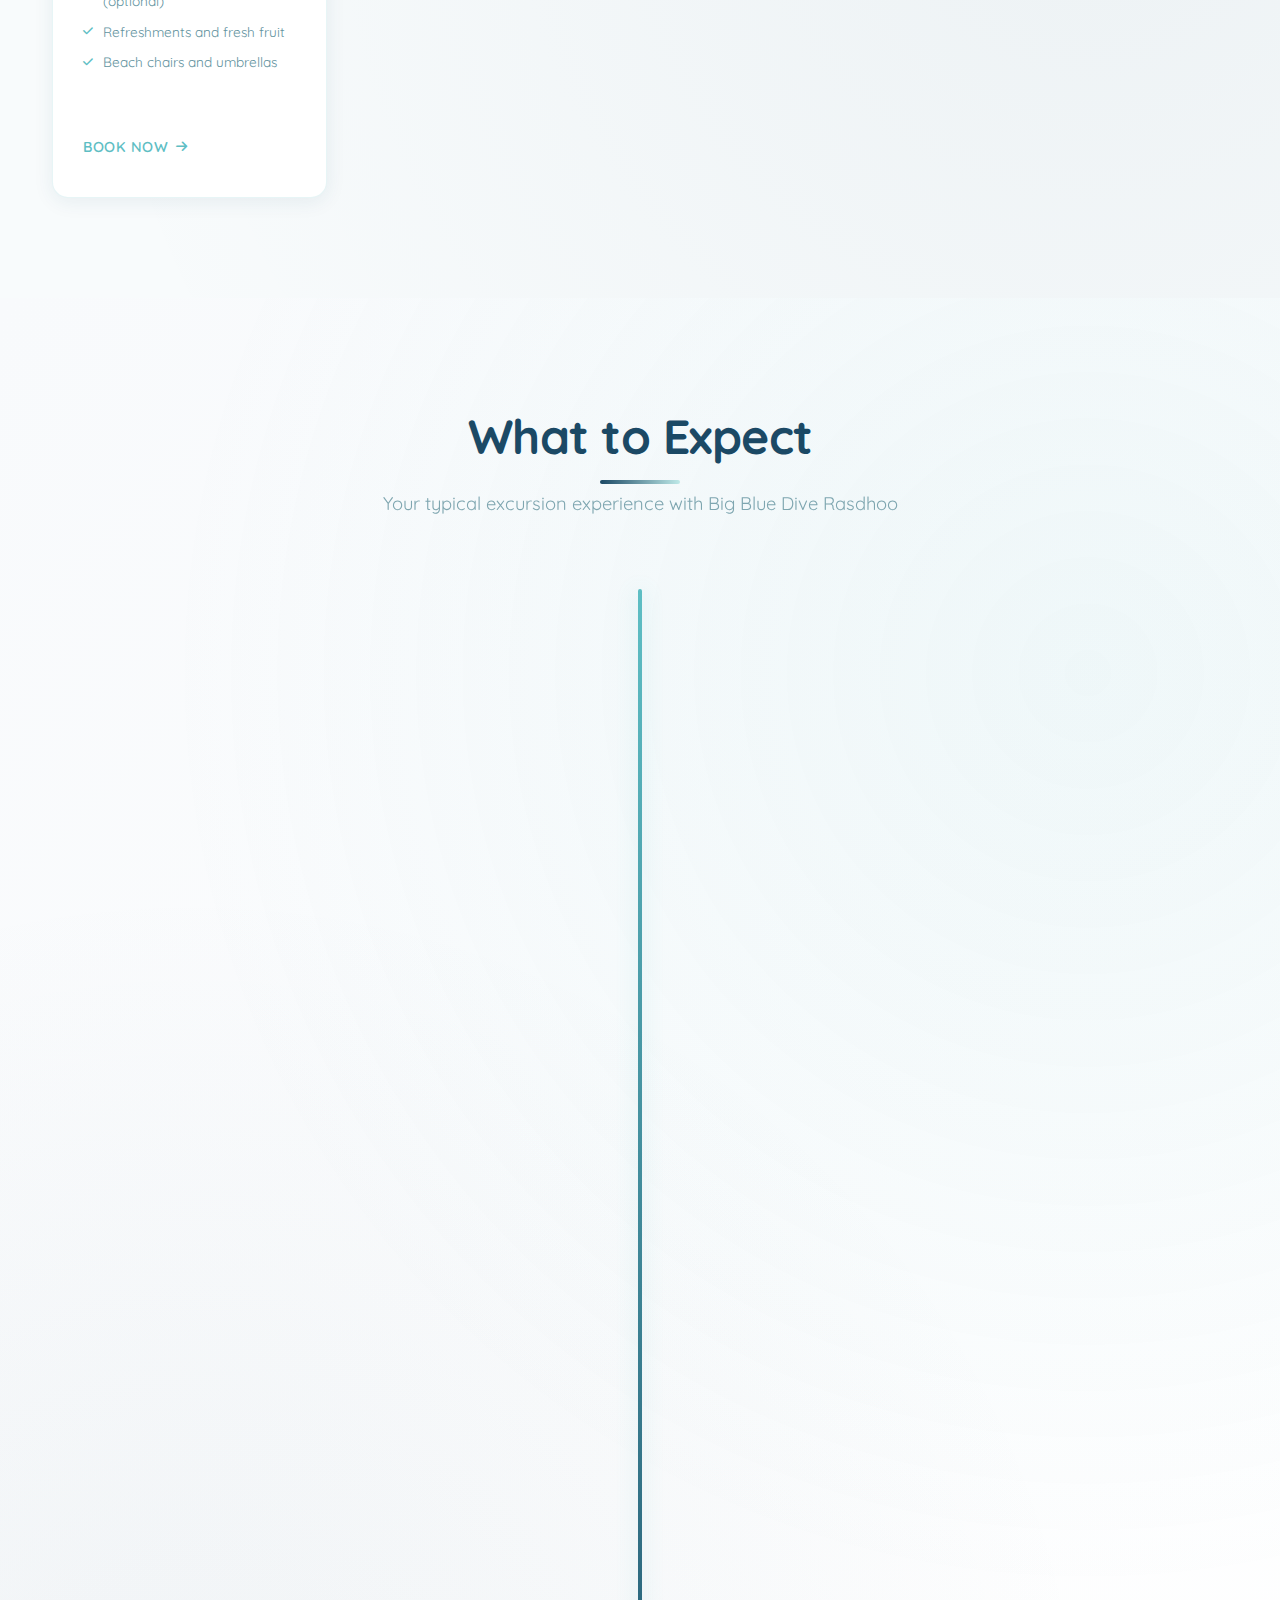
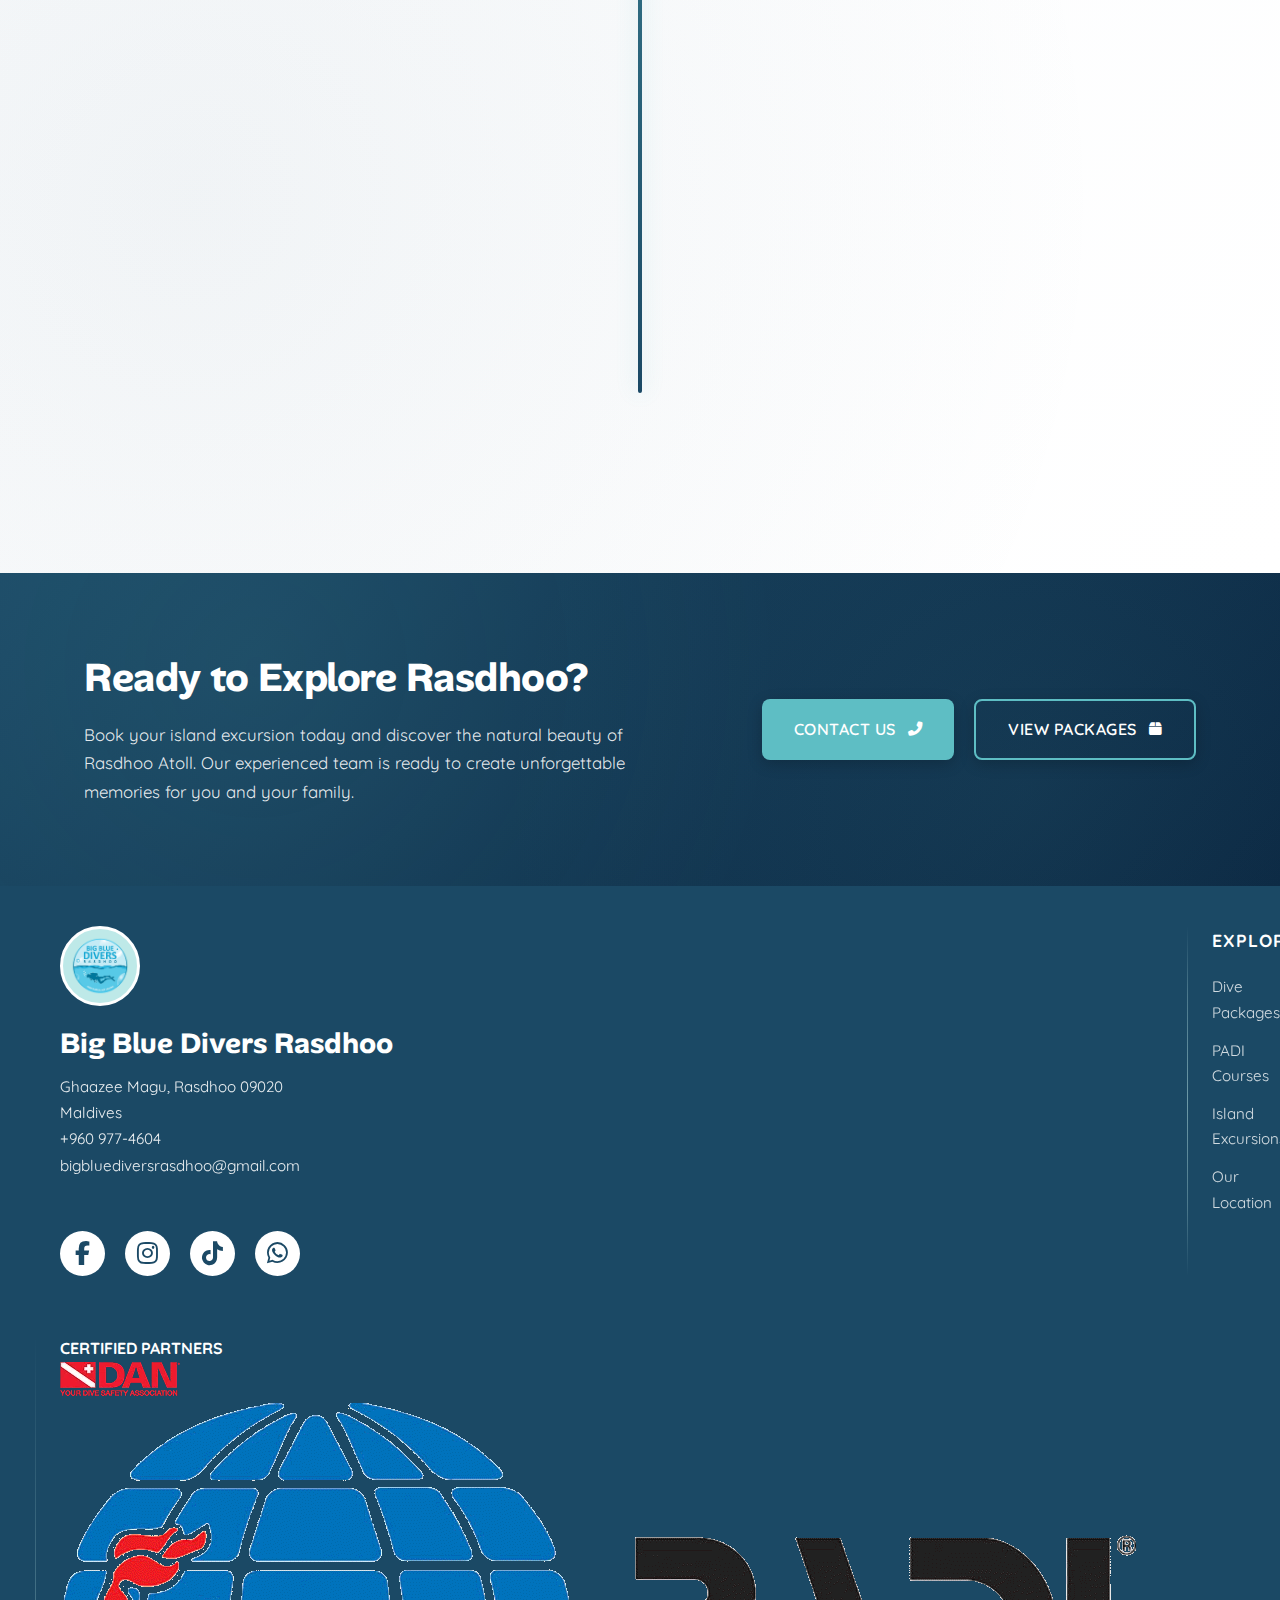
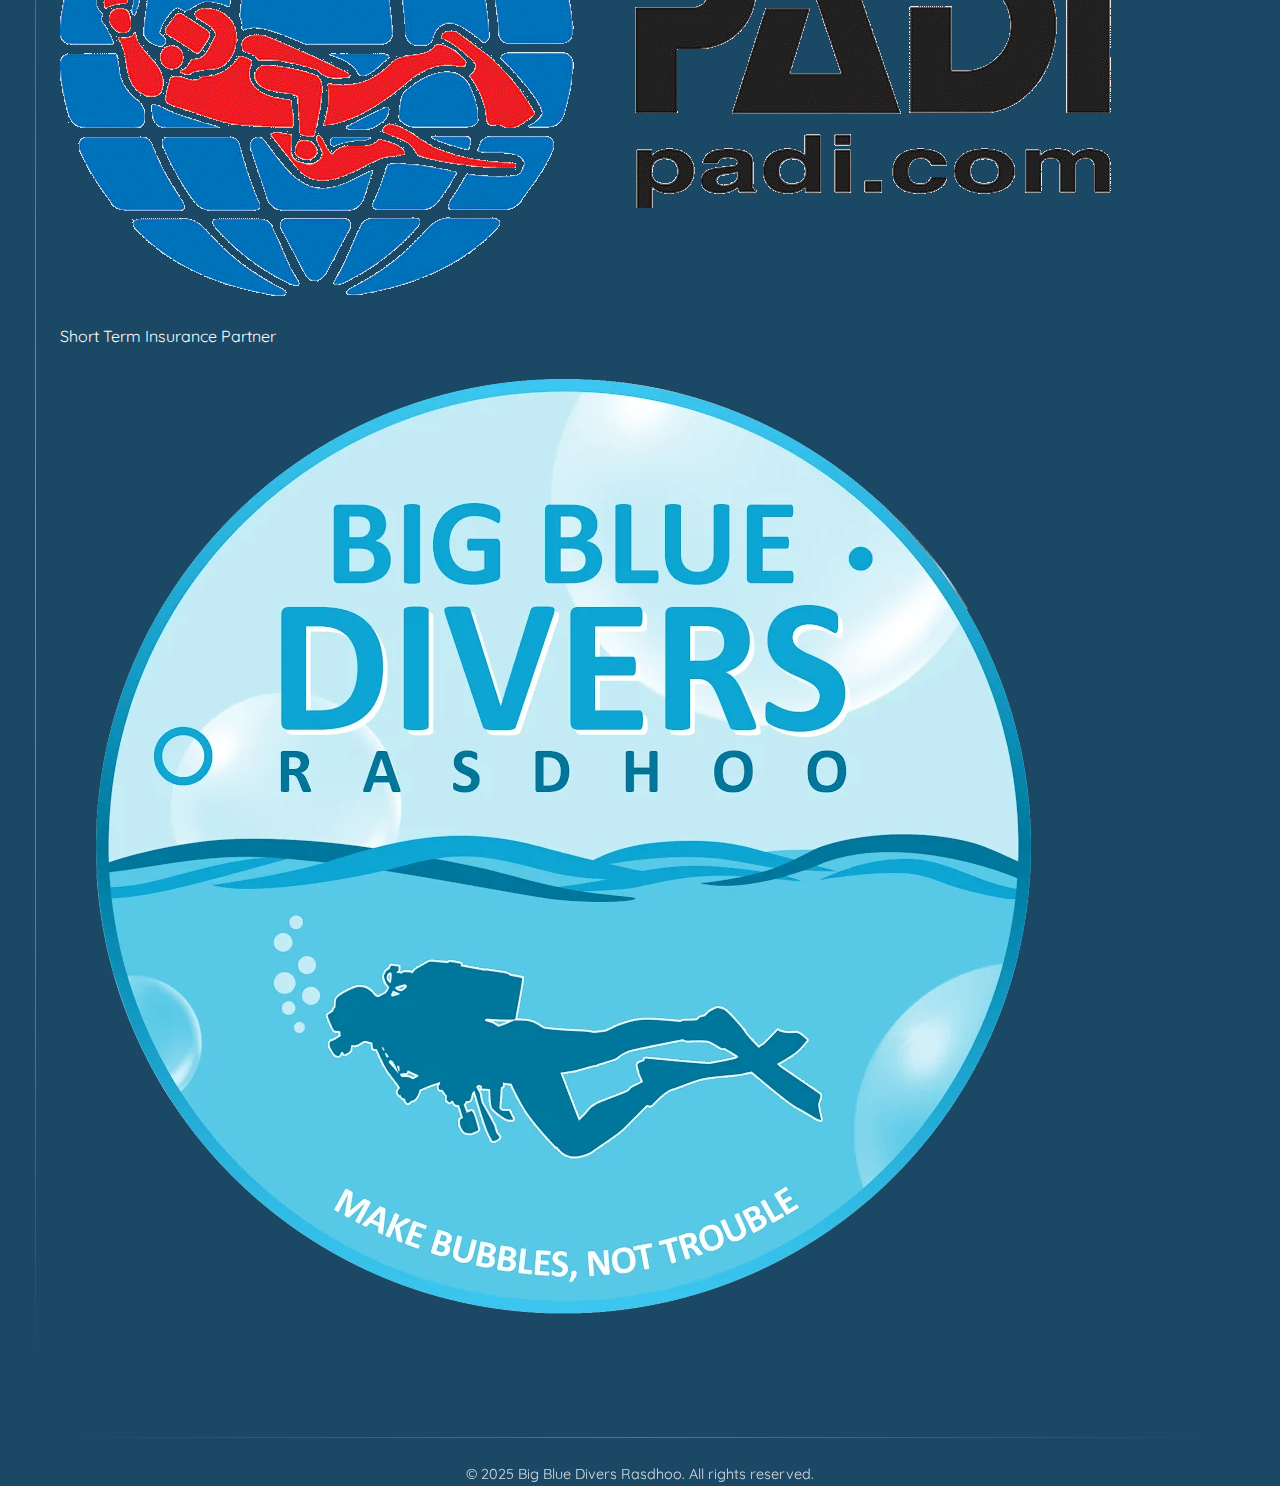
<file: excursions.html>
<!DOCTYPE html>
<html lang="en">
  <head>
    <meta charset="UTF-8" />
    <meta name="viewport" content="width=device-width, initial-scale=1.0" />
    <title>Excursions • Big Blue Dive Rasdhoo</title>
    <link rel="icon" type="image/webp" href="images/logo.webp" />
    <link rel="stylesheet" href="style.css" />
    <link rel="stylesheet" href="style2.css" />
    <link
      rel="stylesheet"
      href="https://cdnjs.cloudflare.com/ajax/libs/font-awesome/6.5.1/css/all.min.css"
    />
    <script src="script.js"></script>
  </head>
  <body>
    <header class="header">
      <nav class="navbar">
        <div class="nav-container">
          <div class="logo">
            <a href="index.html#home">
              <img src="images/logo.webp" alt="Big Blue Logo" />
            </a>
          </div>
          <ul class="nav-menu">
            <li class="nav-item">
              <a href="about.html" class="nav-link">About</a>
              <ul class="dropdown-menu">
                <li><a href="about.html">About Big Blue</a></li>
                <li><a href="about.html#our-story">Our Story</a></li>
                <li><a href="about.html#dive-center">Dive Center</a></li>
                <li><a href="about.html#team">Meet The Team</a></li>
                <li><a href="about.html#values">Our Values & Mission</a></li>
                <li><a href="about.html#certifications">Certifications</a></li>
                <li><a href="about.html#rasdhoo">Discover Rasdhoo</a></li>
                <li>
                  <a href="about.html#how-to-get-here">How to Get Here</a>
                </li>
                <li><a href="gallery.html">Dive Gallery</a></li>
              </ul>
            </li>
            <li class="nav-item">
              <a href="dive-sites.html" class="nav-link">Dive Sites</a>
              <ul class="dropdown-menu">
                <li><a href="dive-sites.html">All Dive Sites</a></li>
                <li><a href="dive-sites.html#dive-map">Dive Map</a></li>
                <li><a href="dive-sites.html#dive-sites">Featured Sites</a></li>
                <li><a href="dive-sites.html#marine-life">Marine Life</a></li>
                <li><a href="dive-sites.html#faq">FAQ</a></li>
              </ul>
            </li>
            <li class="nav-item">
              <a href="packages.html" class="nav-link">Packages</a>
              <ul class="dropdown-menu">
                <li><a href="index.html#packages">All Packages</a></li>
                <li>
                  <a href="packages.html#packages-overview">Package Overview</a>
                </li>
                <li><a href="packages.html#customize">Customize Package</a></li>
                <li>
                  <a href="packages.html#what-to-expect">What to Expect</a>
                </li>
                <li><a href="index.html#package-small-wave">Small Wave</a></li>
                <li><a href="index.html#package-low-tide">Low Tide</a></li>
                <li><a href="index.html#package-high-tide">High Tide</a></li>
              </ul>
            </li>
            <li class="nav-item">
              <a href="accomodation.html" class="nav-link">Accomodation</a>
              <ul class="dropdown-menu">
                <li><a href="accomodation.html">All Accomodation</a></li>
                <li><a href="accomodation.html#guesthouses">Guesthouses</a></li>
                <li><a href="accomodation.html#brickwood">Brickwood Guest House</a></li>
                <li>
                  <a href="accomodation.html#what-to-expect">What to Expect</a>
                </li>
                <li><a href="accomodation.html#faq">FAQ</a></li>
              </ul>
            </li>
            <li class="nav-item">
              <a href="courses.html" class="nav-link">Courses</a>
              <ul class="dropdown-menu">
                <li><a href="courses.html#courses-grid">All Courses</a></li>
                <li><a href="courses.html#courses-grid">PADI Courses</a></li>
                <li>
                  <a href="courses.html#course-packages">Course Packages</a>
                </li>
                <li><a href="courses.html#requirements">Requirements</a></li>
                <li><a href="courses.html#book-course">Book Course</a></li>
                <li><a href="courses.html#faq">FAQ</a></li>
              </ul>
            </li>
            <li class="nav-item">
              <a href="excursions.html" class="nav-link active">Excursions</a>
              <ul class="dropdown-menu">
                <li><a href="excursions.html">All Excursions</a></li>
                <li>
                  <a href="excursions.html#excursion-snorkeling">Snorkeling</a>
                </li>
                <li>
                  <a href="excursions.html#excursion-sunset">Sunset Cruise</a>
                </li>
                <li>
                  <a href="excursions.html#excursion-dolphin"
                    >Dolphin Watching</a
                  >
                </li>
                <li>
                  <a href="excursions.html#excursion-fish-feeding"
                    >Fish Feeding</a
                  >
                </li>
                <li>
                  <a href="excursions.html#excursion-picnic">Picnic Islands</a>
                </li>
              </ul>
            </li>
            <li class="nav-item">
              <a href="gallery.html" class="nav-link">Gallery</a>
              <ul class="dropdown-menu">
                <li><a href="gallery.html">Photo Gallery</a></li>
                <li><a href="index.html#reviews">Guest Reviews</a></li>
                <li><a href="dive-sites.html">Dive Sites</a></li>
              </ul>
            </li>
            <li class="nav-item">
              <a href="safety.html" class="nav-link">Safety</a>
              <ul class="dropdown-menu">
                <li><a href="safety.html#safety">Safety First</a></li>
                <li>
                  <a href="safety.html#safety-certified">Certified Equipment</a>
                </li>
                <li>
                  <a href="safety.html#safety-guides">Professional Guides</a>
                </li>
                <li>
                  <a href="safety.html#safety-protocols">Safety Protocols</a>
                </li>
                <li><a href="safety.html#safety-vessels">Modern Vessels</a></li>
                <li>
                  <a href="safety.html#safety-emergency">Emergency Procedures</a>
                </li>
              </ul>
            </li>
            <li class="nav-item">
              <a href="contact.html" class="nav-link">Contact</a>
              <ul class="dropdown-menu">
                <li><a href="contact.html#contact">Send a Message</a></li>
                <li><a href="contact.html#location">Our Location</a></li>
                <li><a href="contact.html#location">Get Directions</a></li>
                <li><a href="about.html#about-us">About Us</a></li>
                <li><a href="about.html">Full About Page</a></li>
              </ul>
            </li>
          </ul>
        </div>
      </nav>
    </header>

    <main class="packages-main">
      <!-- SVG Wave Definition -->
      <svg width="0" height="0" style="position: absolute">
        <defs>
          <clipPath id="waveClip" clipPathUnits="objectBoundingBox">
            <path
              d="M0,0 L1,0 L1,0.9 C0.8,0.85 0.6,0.9 0.4,0.88 C0.2,0.9 0.1,0.85 0,0.9 Z"
            ></path>
          </clipPath>
        </defs>
      </svg>

      <!-- Hero Section -->
      <section class="packages-hero">
        <div class="packages-hero__background">
          <img
            src="images/picnicisland.webp"
            alt="Island excursions background"
          />
        </div>
        <div class="packages-hero__overlay"></div>
        <div class="packages-hero__bubbles" aria-hidden="true">
          <span></span>
          <span></span>
          <span></span>
          <span></span>
          <span></span>
        </div>
        <div class="container packages-hero__content">
          <h1 class="packages-hero__title">Island Excursions</h1>
          <p class="packages-hero__subtitle">
            Beyond diving, discover the magic of Rasdhoo's islands. From
            snorkeling adventures to sunset cruises, experience the beauty of
            the Maldives above and below the water.
          </p>
          <div class="packages-hero__features">
            <div class="hero-feature">
              <i class="fas fa-check-circle"></i>
              <span>All Equipment Included</span>
            </div>
            <div class="hero-feature">
              <i class="fas fa-check-circle"></i>
              <span>Experienced Local Guides</span>
            </div>
            <div class="hero-feature">
              <i class="fas fa-check-circle"></i>
              <span>Perfect for All Ages</span>
            </div>
          </div>
        </div>
      </section>

      <!-- Excursions Banner Section -->
      <section class="packages-banner">
        <div class="container">
          <div class="banner-content">
            <div class="banner-text">
              <h2 class="banner-title">Your Island Adventure Awaits</h2>
              <p class="banner-description">
                Explore beyond the dive sites and discover the natural beauty
                and culture of Rasdhoo Atoll. From snorkeling in crystal-clear
                lagoons to watching dolphins play, each excursion offers unique
                experiences for every traveler.
              </p>
              <div class="banner-features">
                <div class="banner-feature">
                  <i class="fas fa-star"></i>
                  <span>Memorable Experiences</span>
                </div>
                <div class="banner-feature">
                  <i class="fas fa-map-marked-alt"></i>
                  <span>Local Knowledge</span>
                </div>
                <div class="banner-feature">
                  <i class="fas fa-heart"></i>
                  <span>Family Friendly</span>
                </div>
              </div>
            </div>
            <div class="banner-visual">
              <div class="banner-image">
                <img
                  src="images/rasdhoo-island.webp"
                  alt="Rasdhoo Island excursions"
                />
                <div class="banner-overlay">
                  <div class="banner-stats">
                    <div class="stat-item">
                      <span class="stat-number">5</span>
                      <span class="stat-label">Unique Excursions</span>
                    </div>
                    <div class="stat-item">
                      <span class="stat-number">100%</span>
                      <span class="stat-label">Equipment Provided</span>
                    </div>
                    <div class="stat-item">
                      <span class="stat-number">All Ages</span>
                      <span class="stat-label">Welcome</span>
                    </div>
                  </div>
                </div>
              </div>
            </div>
          </div>
        </div>
      </section>

      <!-- Excursions Grid Section -->
      <section id="excursions-overview" class="dive-packages">
        <div class="container">
          <div class="section-header">
            <h2 class="section-title">Our Excursions</h2>
            <p class="section-subtitle">
              Discover the best of Rasdhoo Atoll above and below the water
            </p>
          </div>

          <div class="packages-grid">
            <!-- Snorkeling Excursion -->
            <div id="excursion-snorkeling" class="package-card">
              <div class="package-card__image">
                <img src="images/snorkeling.webp" alt="Snorkeling Adventure" />
                <div class="package-card__badge">Most Popular</div>
              </div>
              <div class="package-card__content">
                <h3 class="package-card__title">Snorkeling Adventure</h3>
                <div class="package-card__duration">2-3 Hours • Easy</div>
                <p class="package-card__description">
                  Explore vibrant coral gardens in crystal-clear lagoons.
                  Perfect for all ages and swimming abilities. Experience the
                  underwater world without needing diving certification.
                </p>
                <div class="package-card__features">
                  <h4>What's included?</h4>
                  <ul>
                    <li>
                      <i class="fas fa-check"></i> Snorkeling equipment (mask,
                      fins, snorkel)
                    </li>
                    <li><i class="fas fa-check"></i> Life jacket (optional)</li>
                    <li><i class="fas fa-check"></i> Professional guide</li>
                    <li><i class="fas fa-check"></i> Boat transfer</li>
                    <li>
                      <i class="fas fa-check"></i> Safety briefing and
                      instructions
                    </li>
                    <li>
                      <i class="fas fa-check"></i> Visit to multiple snorkeling
                      spots
                    </li>
                  </ul>
                </div>
                <div class="package-card__cta">
                  <a href="#contact" class="cta-link">
                    <span>Book Now</span>
                    <i class="fas fa-arrow-right"></i>
                  </a>
                </div>
              </div>
            </div>

            <!-- Sunset Cruise -->
            <div id="excursion-sunset" class="package-card">
              <div class="package-card__image">
                <img src="images/sunset.webp" alt="Sunset Cruise" />
                <div class="package-card__badge">Romantic</div>
              </div>
              <div class="package-card__content">
                <h3 class="package-card__title">Sunset Cruise</h3>
                <div class="package-card__duration">2 Hours • Relaxing</div>
                <p class="package-card__description">
                  Sail into the golden hour on our traditional dhoni boat. Watch
                  the sun paint the sky in brilliant colors while enjoying
                  refreshments and the gentle ocean breeze.
                </p>
                <div class="package-card__features">
                  <h4>What's included?</h4>
                  <ul>
                    <li>
                      <i class="fas fa-check"></i> Traditional dhoni boat ride
                    </li>
                    <li>
                      <i class="fas fa-check"></i> Refreshments and snacks
                    </li>
                    <li><i class="fas fa-check"></i> Professional skipper</li>
                    <li>
                      <i class="fas fa-check"></i> Breathtaking sunset views
                    </li>
                    <li>
                      <i class="fas fa-check"></i> Opportunity for photography
                    </li>
                    <li>
                      <i class="fas fa-check"></i> Comfortable seating area
                    </li>
                  </ul>
                </div>
                <div class="package-card__cta">
                  <a href="#contact" class="cta-link">
                    <span>Book Now</span>
                    <i class="fas fa-arrow-right"></i>
                  </a>
                </div>
              </div>
            </div>

            <!-- Dolphin Watching -->
            <div
              id="excursion-dolphin"
              class="package-card package-card--featured"
            >
              <div class="package-card__image">
                <img src="images/dolphinwatch.webp" alt="Dolphin Watching" />
                <div class="package-card__badge package-card__badge--featured">
                  Wildlife
                </div>
              </div>
              <div class="package-card__content">
                <h3 class="package-card__title">Dolphin Watching</h3>
                <div class="package-card__duration">3 Hours • Wildlife</div>
                <p class="package-card__description">
                  Witness spinner dolphins play and jump alongside our boat in
                  their natural feeding grounds. Experience these intelligent
                  creatures in their natural habitat.
                </p>
                <div class="package-card__features">
                  <h4>What's included?</h4>
                  <ul>
                    <li>
                      <i class="fas fa-check"></i> Boat trip to dolphin feeding
                      grounds
                    </li>
                    <li>
                      <i class="fas fa-check"></i> Experienced marine guide
                    </li>
                    <li>
                      <i class="fas fa-check"></i> Best viewing opportunities
                    </li>
                    <li>
                      <i class="fas fa-check"></i> Educational information about
                      dolphins
                    </li>
                    <li><i class="fas fa-check"></i> Refreshments on board</li>
                    <li>
                      <i class="fas fa-check"></i> Photography opportunities
                    </li>
                  </ul>
                </div>
                <div class="package-card__cta">
                  <a href="#contact" class="cta-link">
                    <span>Book Now</span>
                    <i class="fas fa-arrow-right"></i>
                  </a>
                </div>
              </div>
            </div>

            <!-- Fish Feeding -->
            <div id="excursion-fish-feeding" class="package-card">
              <div class="package-card__image">
                <img src="images/fishfeeding.webp" alt="Fish Feeding" />
                <div class="package-card__badge">Interactive</div>
              </div>
              <div class="package-card__content">
                <h3 class="package-card__title">Fish Feeding</h3>
                <div class="package-card__duration">
                  1-2 Hours • Interactive
                </div>
                <p class="package-card__description">
                  Hand-feed colorful reef fish in the famous Bodu Gaa lagoon.
                  Watch the feeding frenzy up close as hundreds of tropical fish
                  gather around you.
                </p>
                <div class="package-card__features">
                  <h4>What's included?</h4>
                  <ul>
                    <li>
                      <i class="fas fa-check"></i> Boat transfer to Bodu Gaa
                      lagoon
                    </li>
                    <li><i class="fas fa-check"></i> Fish food provided</li>
                    <li>
                      <i class="fas fa-check"></i> Snorkeling equipment (if
                      needed)
                    </li>
                    <li>
                      <i class="fas fa-check"></i> Guide and safety briefing
                    </li>
                    <li>
                      <i class="fas fa-check"></i> Up-close interaction with
                      reef fish
                    </li>
                    <li>
                      <i class="fas fa-check"></i> Safe and controlled
                      environment
                    </li>
                  </ul>
                </div>
                <div class="package-card__cta">
                  <a href="#contact" class="cta-link">
                    <span>Book Now</span>
                    <i class="fas fa-arrow-right"></i>
                  </a>
                </div>
              </div>
            </div>

            <!-- Picnic Islands -->
            <div id="excursion-picnic" class="package-card">
              <div class="package-card__image">
                <img src="images/picnicisland.webp" alt="Picnic Islands" />
                <div class="package-card__badge">Full Day</div>
              </div>
              <div class="package-card__content">
                <h3 class="package-card__title">Picnic Islands</h3>
                <div class="package-card__duration">4-5 Hours • Adventure</div>
                <p class="package-card__description">
                  Escape to pristine uninhabited islands with powdery white sand
                  beaches. Enjoy a traditional BBQ lunch and relax on your own
                  private island paradise.
                </p>
                <div class="package-card__features">
                  <h4>What's included?</h4>
                  <ul>
                    <li>
                      <i class="fas fa-check"></i> Boat transfer to uninhabited
                      island
                    </li>
                    <li><i class="fas fa-check"></i> Traditional BBQ lunch</li>
                    <li>
                      <i class="fas fa-check"></i> Beach activities and games
                    </li>
                    <li>
                      <i class="fas fa-check"></i> Snorkeling equipment
                      (optional)
                    </li>
                    <li>
                      <i class="fas fa-check"></i> Refreshments and fresh fruit
                    </li>
                    <li>
                      <i class="fas fa-check"></i> Beach chairs and umbrellas
                    </li>
                  </ul>
                </div>
                <div class="package-card__cta">
                  <a href="#contact" class="cta-link">
                    <span>Book Now</span>
                    <i class="fas fa-arrow-right"></i>
                  </a>
                </div>
              </div>
            </div>
          </div>
        </div>
      </section>

      <!-- What to Expect Section -->
      <section id="what-to-expect" class="daily-itinerary-section">
        <div class="container">
          <div class="section-header">
            <h2 class="section-title">What to Expect</h2>
            <p class="section-subtitle">
              Your typical excursion experience with Big Blue Dive Rasdhoo
            </p>
          </div>

          <div class="itinerary-timeline">
            <!-- Morning Start -->
            <div class="timeline-item">
              <div class="timeline-icon">
                <i class="fas fa-sun"></i>
              </div>
              <div class="timeline-content">
                <div class="timeline-time">Morning Excursions</div>
                <h3 class="timeline-title">Early Start & Briefing</h3>
                <p class="timeline-description">
                  Meet at our dive center for a safety briefing and equipment
                  check. We'll explain the day's itinerary and answer any
                  questions. Morning excursions typically include snorkeling,
                  dolphin watching, or picnic island trips.
                </p>
                <div class="timeline-features">
                  <span class="feature-tag"
                    ><i class="fas fa-coffee"></i> Refreshments</span
                  >
                  <span class="feature-tag"
                    ><i class="fas fa-life-ring"></i> Safety Briefing</span
                  >
                </div>
              </div>
            </div>

            <!-- Adventure Time -->
            <div class="timeline-item">
              <div class="timeline-icon">
                <i class="fas fa-water"></i>
              </div>
              <div class="timeline-content">
                <div class="timeline-time">Mid-Morning to Afternoon</div>
                <h3 class="timeline-title">The Adventure Begins</h3>
                <p class="timeline-description">
                  Embark on your chosen excursion. Whether you're snorkeling
                  through coral gardens, watching dolphins, or exploring a
                  private island, our experienced guides ensure you have a safe
                  and memorable experience.
                </p>
                <div class="timeline-features">
                  <span class="feature-tag"
                    ><i class="fas fa-camera"></i> Photo Opportunities</span
                  >
                  <span class="feature-tag"
                    ><i class="fas fa-users"></i> Small Groups</span
                  >
                </div>
              </div>
            </div>

            <!-- Afternoon -->
            <div class="timeline-item">
              <div class="timeline-icon">
                <i class="fas fa-utensils"></i>
              </div>
              <div class="timeline-content">
                <div class="timeline-time">Afternoon</div>
                <h3 class="timeline-title">Lunch & Relaxation</h3>
                <p class="timeline-description">
                  Enjoy a delicious lunch (included in full-day excursions) or
                  snacks and refreshments. Take time to relax, take photos, or
                  continue exploring. Full-day trips include traditional BBQ
                  lunches on private islands.
                </p>
                <div class="timeline-features">
                  <span class="feature-tag"
                    ><i class="fas fa-fish"></i> Local Cuisine</span
                  >
                  <span class="feature-tag"
                    ><i class="fas fa-umbrella-beach"></i> Beach Time</span
                  >
                </div>
              </div>
            </div>

            <!-- Evening -->
            <div class="timeline-item">
              <div class="timeline-icon">
                <i class="fas fa-cloud-sun"></i>
              </div>
              <div class="timeline-content">
                <div class="timeline-time">Evening Excursions</div>
                <h3 class="timeline-title">Sunset Experiences</h3>
                <p class="timeline-description">
                  For sunset cruises, we depart in the late afternoon to catch
                  the golden hour. Watch the sky transform with vibrant colors
                  while enjoying refreshments. Perfect end to your day in
                  paradise.
                </p>
                <div class="timeline-features">
                  <span class="feature-tag"
                    ><i class="fas fa-ship"></i> Traditional Dhoni</span
                  >
                  <span class="feature-tag"
                    ><i class="fas fa-cocktail"></i> Refreshments</span
                  >
                </div>
              </div>
            </div>
          </div>
        </div>
      </section>

      <!-- CTA Banner Section -->
      <section class="packages-cta-banner">
        <div class="container">
          <div class="cta-banner-content">
            <div class="cta-banner-text">
              <h2 class="cta-banner-title">Ready to Explore Rasdhoo?</h2>
              <p class="cta-banner-description">
                Book your island excursion today and discover the natural beauty
                of Rasdhoo Atoll. Our experienced team is ready to create
                unforgettable memories for you and your family.
              </p>
            </div>
            <div class="cta-banner-actions">
              <a
                href="index.html#location"
                class="cta-banner-button cta-banner-button--primary"
              >
                <span>Contact Us</span>
                <i class="fas fa-phone-alt"></i>
              </a>
              <a
                href="packages.html"
                class="cta-banner-button cta-banner-button--secondary"
              >
                <span>View Packages</span>
                <i class="fas fa-box"></i>
              </a>
            </div>
          </div>
        </div>
      </section>
    </main>
    <!-- Footer Section -->
    <footer class="footer">
      <div class="footer-container">
        <div class="footer-content">
          <!-- Company Information Column -->
          <div class="footer-column company-info">
            <div class="company-avatar">
              <img src="images/logo.webp" alt="Big Blue Logo" />
            </div>
            <h3 class="company-name">Big Blue Divers Rasdhoo</h3>
            <div class="company-details">
              <p>Ghaazee Magu, Rasdhoo 09020</p>
              <p>Maldives</p>
              <p>
                <a
                  href="tel:+9609774604"
                  style="color: inherit; text-decoration: none"
                  >+960 977-4604</a
                >
              </p>
              <p>
                <a
                  href="mailto:bigbluediversrasdhoo@gmail.com"
                  style="color: inherit; text-decoration: none"
                  >bigbluediversrasdhoo@gmail.com</a
                >
              </p>
            </div>
            <div class="social-icons">
              <a
                href="https://www.facebook.com/BigBlueDiversRasdhoo"
                target="_blank"
                rel="noopener noreferrer"
                class="social-icon"
                aria-label="Facebook"
              >
                <i class="fab fa-facebook-f"></i>
              </a>
              <a
                href="https://www.instagram.com/big_blue_divers_rasdhoo/"
                target="_blank"
                rel="noopener noreferrer"
                class="social-icon"
                aria-label="Instagram"
              >
                <i class="fab fa-instagram"></i>
              </a>
              <a
                href="https://www.tiktok.com/@bigbluediversrasdhoo"
                target="_blank"
                rel="noopener noreferrer"
                class="social-icon"
                aria-label="TikTok"
              >
                <i class="fab fa-tiktok"></i>
              </a>
              <a
                href="https://wa.me/9609774604"
                target="_blank"
                rel="noopener noreferrer"
                class="social-icon"
                aria-label="WhatsApp"
              >
                <i class="fab fa-whatsapp"></i>
              </a>
            </div>
          </div>

          <!-- Explore Column -->
          <div class="footer-column">
            <h4 class="footer-title">EXPLORE</h4>
            <ul class="footer-links">
              <li><a href="packages.html">Dive Packages</a></li>
              <li><a href="courses.html">PADI Courses</a></li>
              <li><a href="excursions.html">Island Excursions</a></li>
              <li><a href="index.html#location">Our Location</a></li>
            </ul>
          </div>

          <!-- Know More Column -->
          <div class="footer-column">
            <h4 class="footer-title">KNOW MORE</h4>
            <ul class="footer-links">
              <li><a href="about.html">About Us</a></li>
              <li><a href="safety.html">Safety & Equipment</a></li>
              <li><a href="index.html#reviews">Guest Reviews</a></li>
              <li><a href="dive-sites.html">Dive Sites</a></li>
            </ul>
          </div>

          <!-- About Column -->
          <div class="footer-column">
            <h4 class="footer-title">ABOUT</h4>
            <ul class="footer-links">
              <li><a href="index.html#location">Contact Us</a></li>
              <li><a href="index.html#booking">Book Now</a></li>
              <li><a href="index.html#faq">FAQ</a></li>
              <li><a href="index.html#terms">Terms & Conditions</a></li>
            </ul>
          </div>

          <!-- Certified Partners Section -->
          <div class="footer-column certified-partners">
            <h4 class="partners-title">CERTIFIED PARTNERS</h4>
            <div class="partners-logos">
              <div class="partner-item">
                <img
                  src="images/dan.webp"
                  alt="DAN Logo"
                  class="partner-logo"
                />
              </div>
              <div class="partner-item">
                <img
                  src="images/PADI-logo.webp"
                  alt="PADI Logo"
                  class="partner-logo"
                />
              </div>
              <div class="partner-item insurance-partner">
                <p class="insurance-text">Short Term Insurance Partner</p>
                <img
                  src="images/logo.webp"
                  alt="Big Blue Logo"
                  class="partner-logo big-blue-logo"
                />
              </div>
            </div>
          </div>
        </div>

        <!-- Footer Bottom -->
        <div class="footer-bottom">
          <div class="footer-divider"></div>
          <div class="footer-bottom-content">
            <p class="copyright">
              © 2025 Big Blue Divers Rasdhoo. All rights reserved.
            </p>
          </div>
        </div>
      </div>
    </footer>
  </body>
</html>
</file>
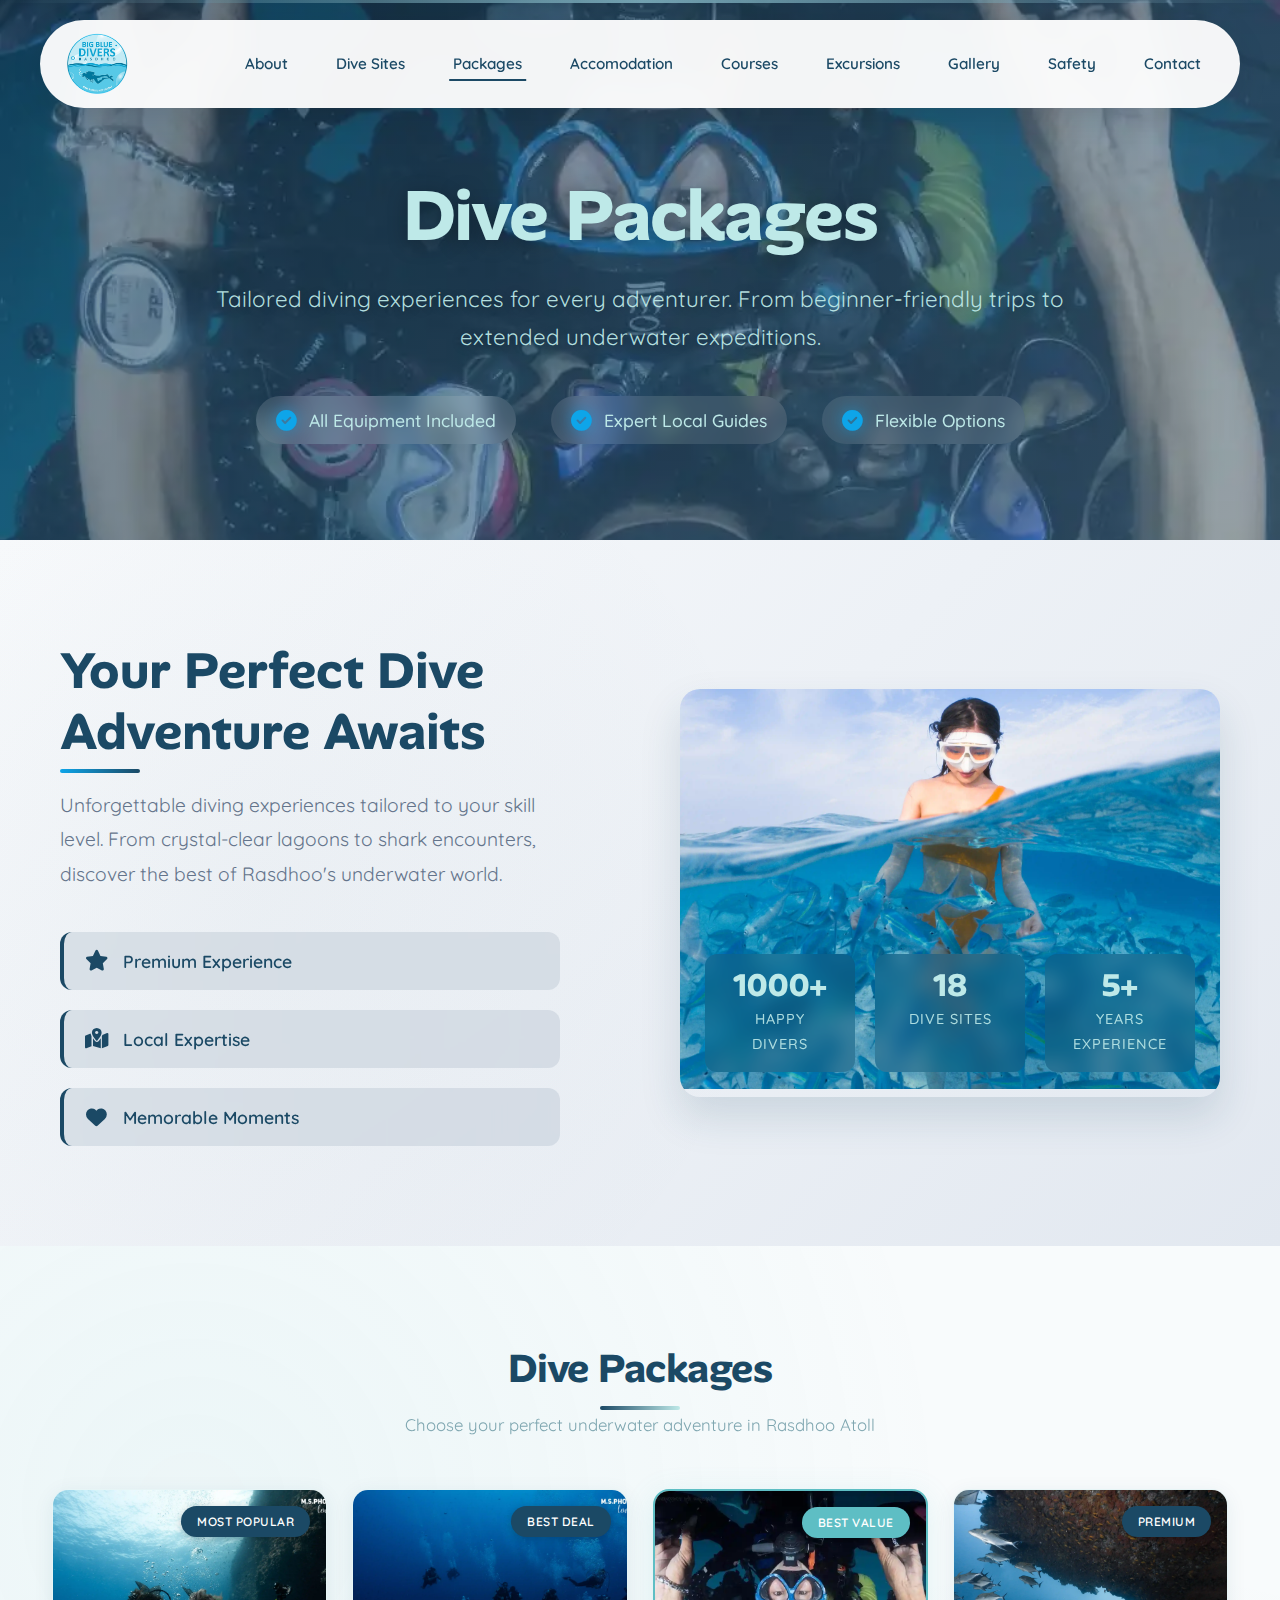
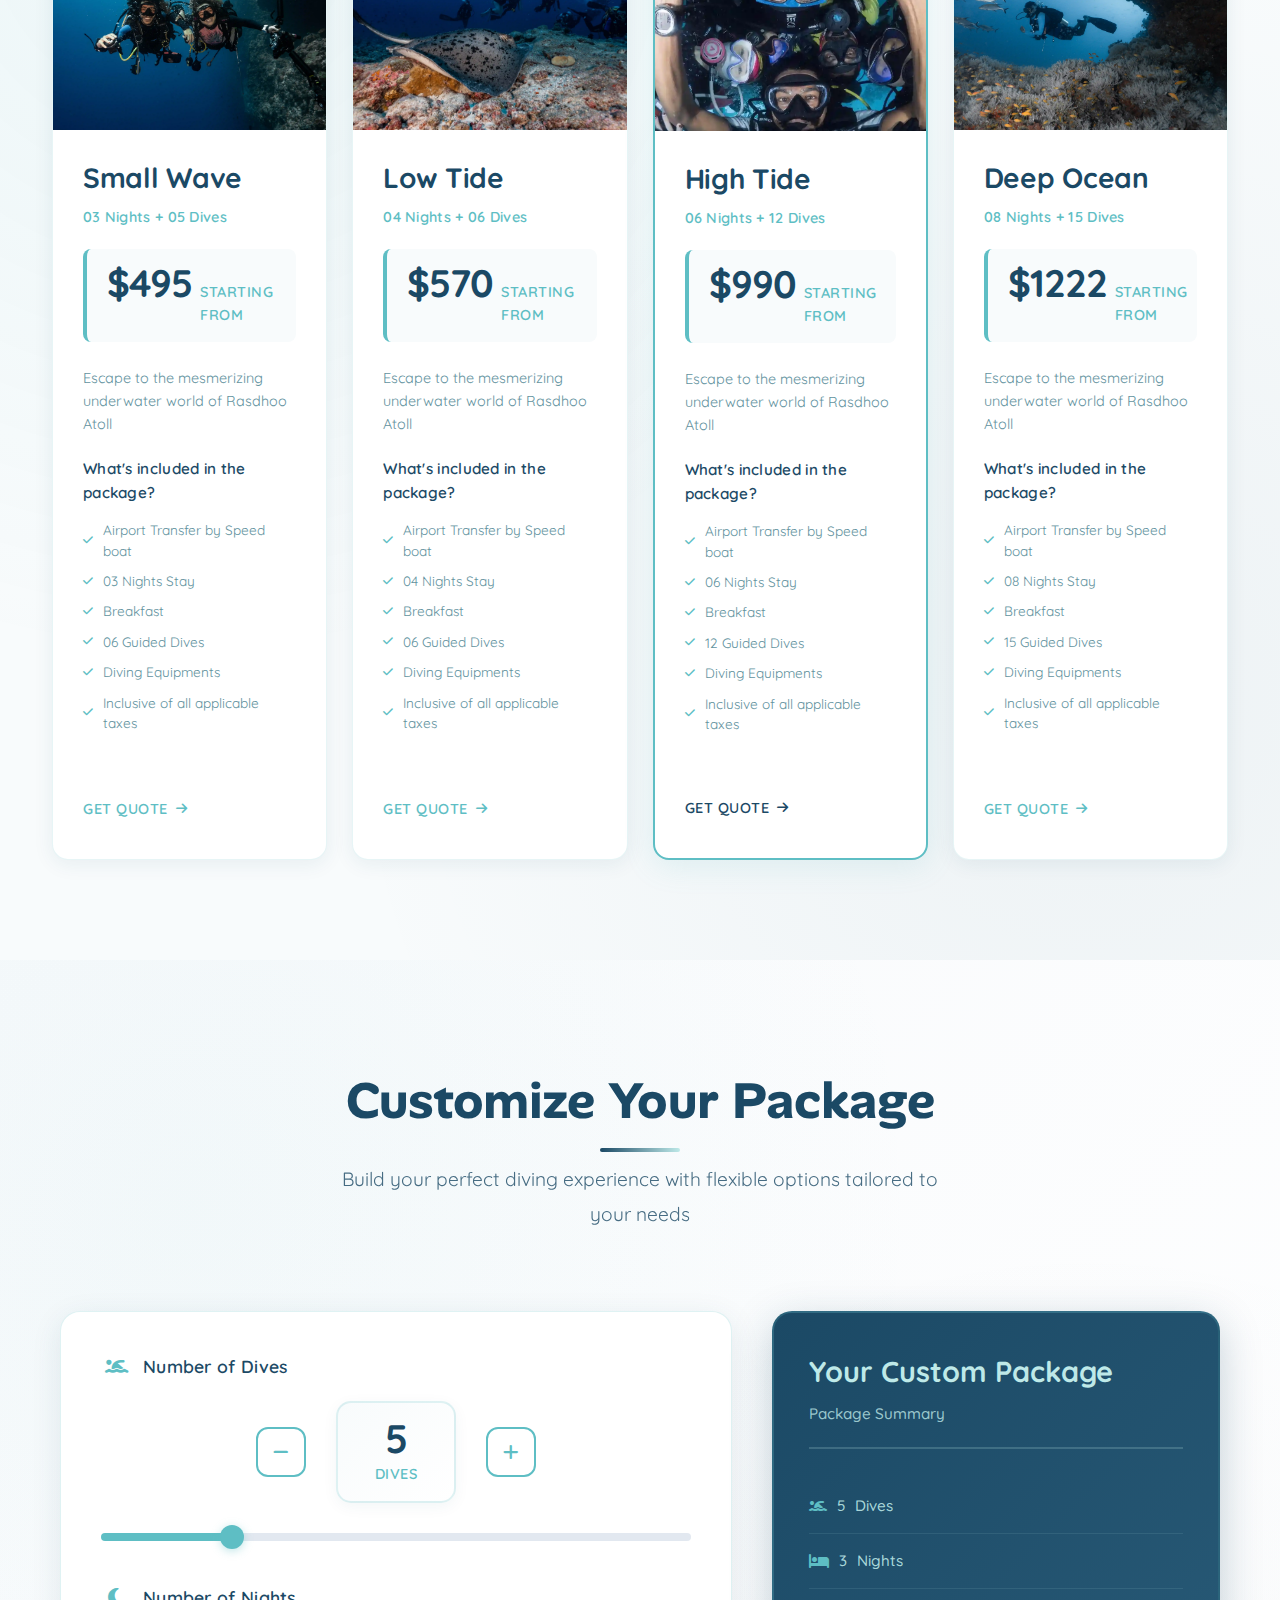
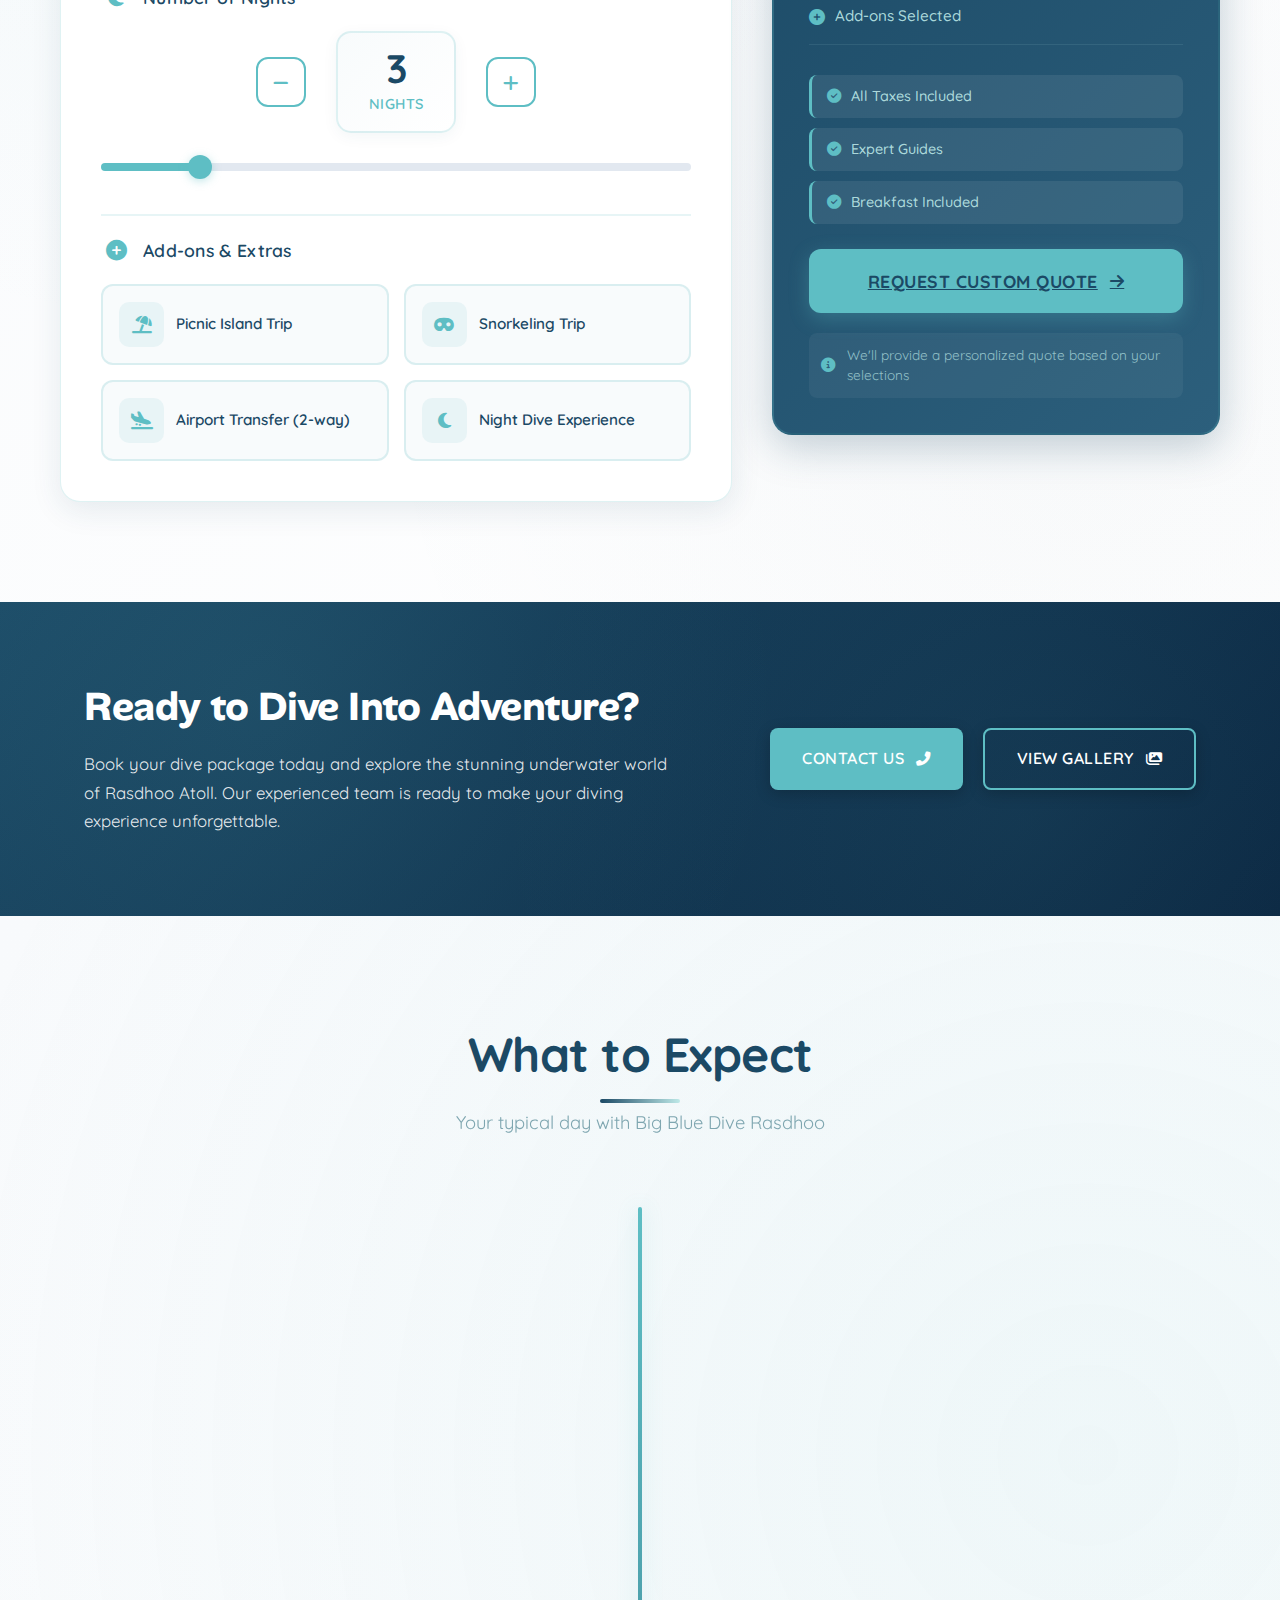
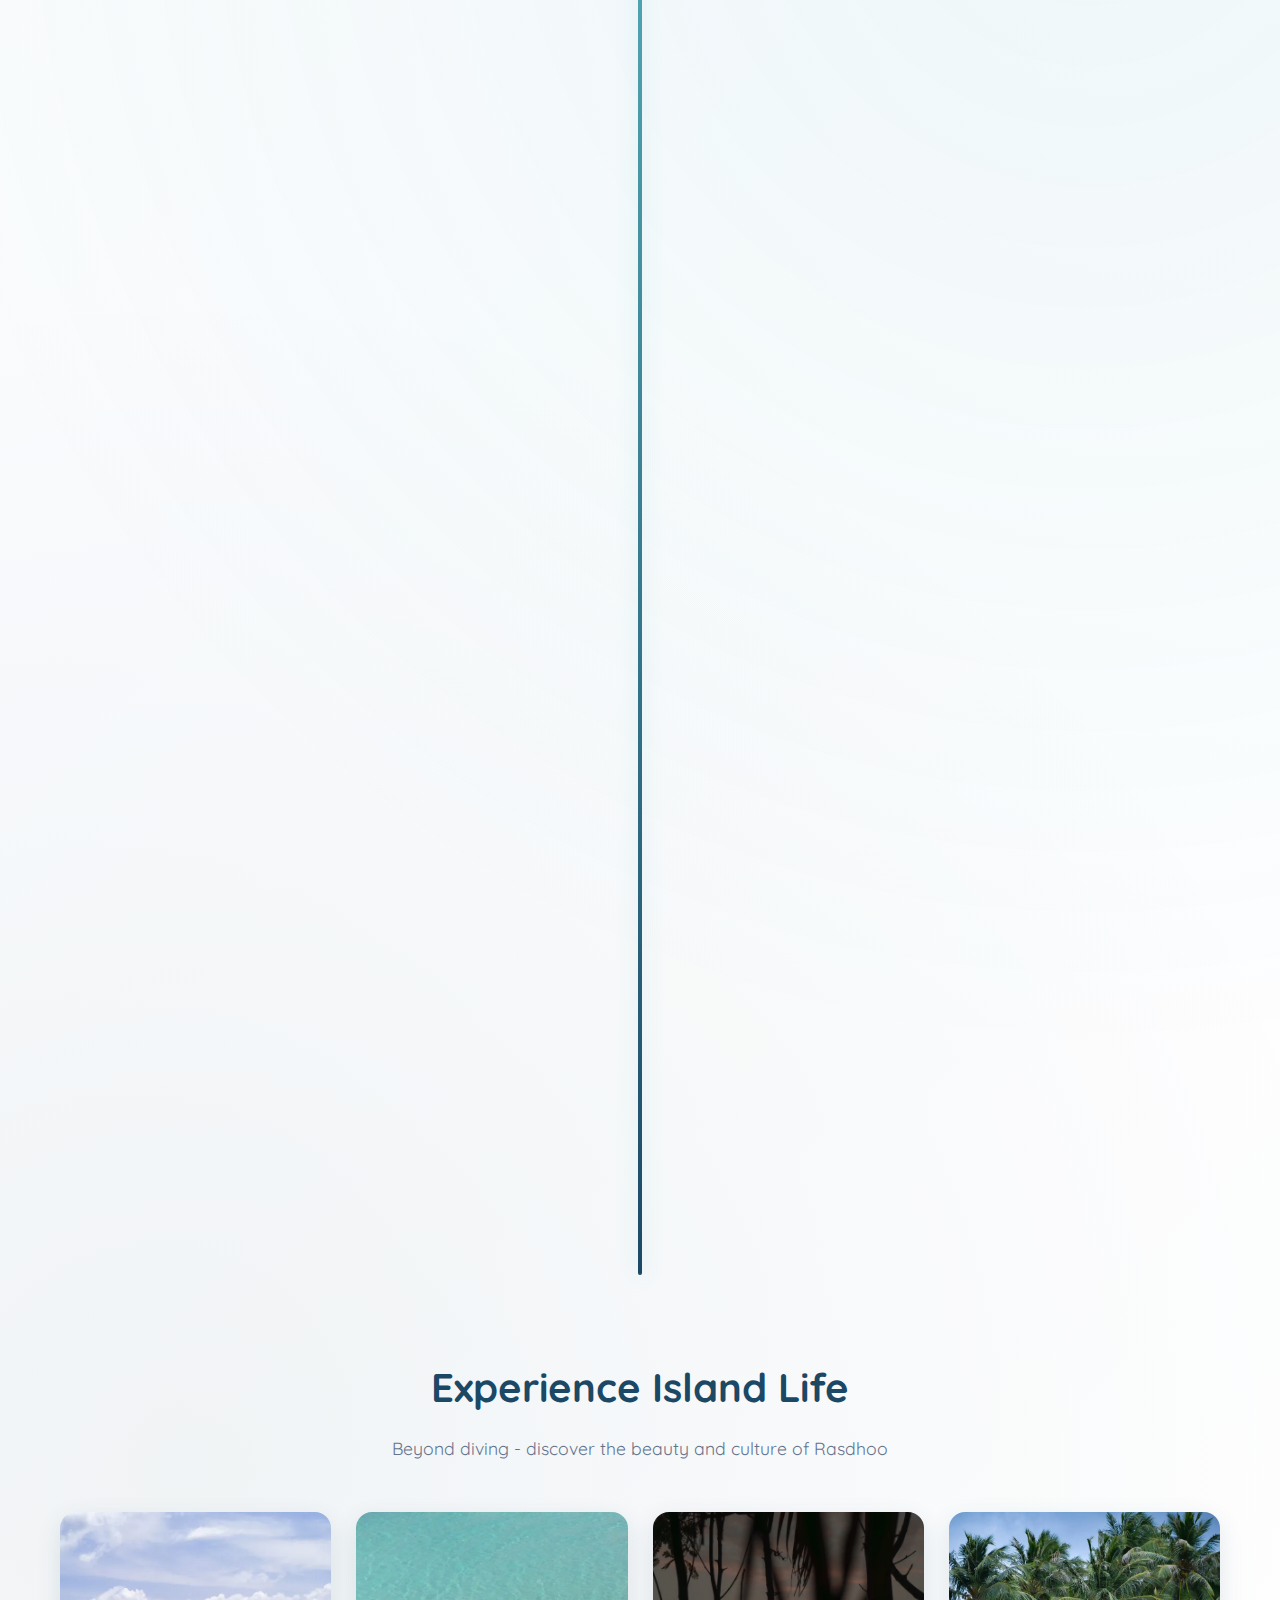
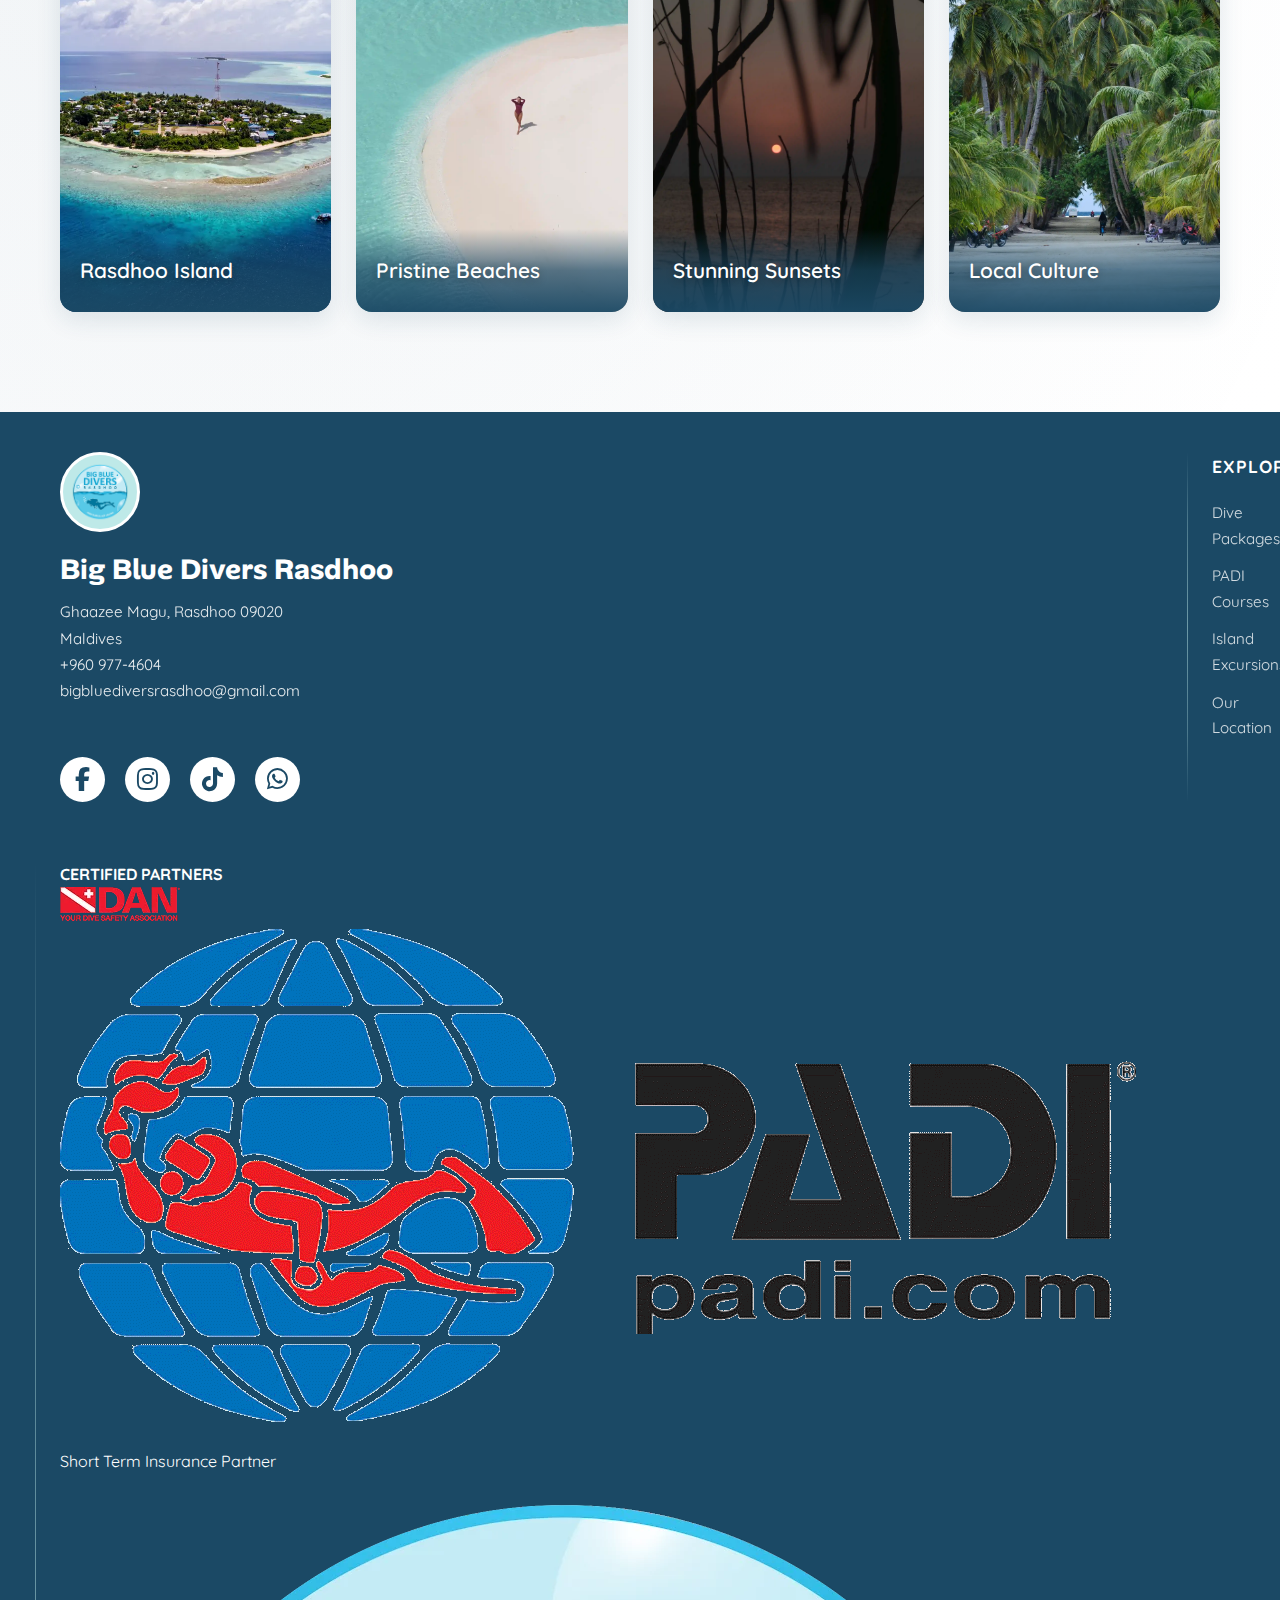
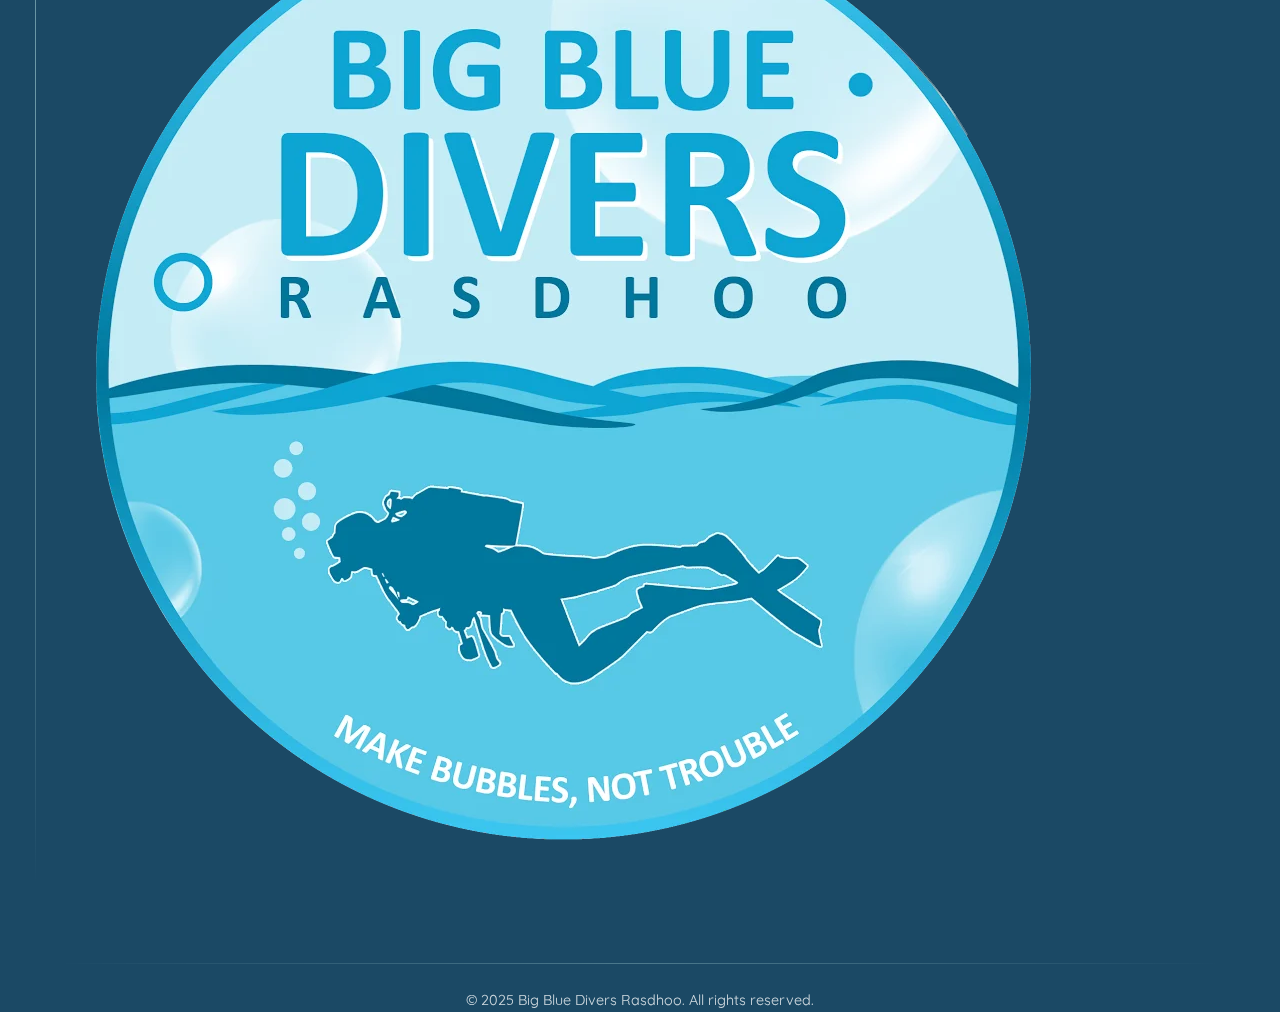
<file: packages.html>
<!DOCTYPE html>
<html lang="en">
  <head>
    <meta charset="UTF-8" />
    <meta name="viewport" content="width=device-width, initial-scale=1.0" />
    <title>Packages • Big Blue Dive Rasdhoo</title>
    <link rel="icon" type="image/webp" href="images/logo.webp" />
    <link rel="stylesheet" href="style.css" />
    <link rel="stylesheet" href="style2.css" />
    <link
      rel="stylesheet"
      href="https://cdnjs.cloudflare.com/ajax/libs/font-awesome/6.5.1/css/all.min.css"
    />
    <script src="script.js"></script>
  </head>
  <body>
    <header class="header">
      <nav class="navbar">
        <div class="nav-container">
          <div class="logo">
            <a href="index.html#home">
              <img src="images/logo.webp" alt="Big Blue Logo" />
            </a>
          </div>
          <ul class="nav-menu">
            <li class="nav-item">
              <a href="about.html" class="nav-link">About</a>
              <ul class="dropdown-menu">
                <li><a href="about.html">About Big Blue</a></li>
                <li><a href="about.html#our-story">Our Story</a></li>
                <li><a href="about.html#dive-center">Dive Center</a></li>
                <li><a href="about.html#team">Meet The Team</a></li>
                <li><a href="about.html#values">Our Values & Mission</a></li>
                <li><a href="about.html#certifications">Certifications</a></li>
                <li><a href="about.html#rasdhoo">Discover Rasdhoo</a></li>
                <li>
                  <a href="about.html#how-to-get-here">How to Get Here</a>
                </li>
                <li><a href="gallery.html">Dive Gallery</a></li>
              </ul>
            </li>
            <li class="nav-item">
              <a href="dive-sites.html" class="nav-link">Dive Sites</a>
              <ul class="dropdown-menu">
                <li><a href="dive-sites.html">All Dive Sites</a></li>
                <li><a href="dive-sites.html#dive-map">Dive Map</a></li>
                <li><a href="dive-sites.html#dive-sites">Featured Sites</a></li>
                <li><a href="dive-sites.html#marine-life">Marine Life</a></li>
                <li><a href="dive-sites.html#faq">FAQ</a></li>
              </ul>
            </li>
            <li class="nav-item">
              <a href="packages.html" class="nav-link active">Packages</a>
              <ul class="dropdown-menu">
                <li><a href="index.html#packages">All Packages</a></li>
                <li class="dropdown-divider"></li>
                <li class="dropdown-header">Dive Packages</li>
                <li>
                  <a href="packages.html#packages-overview">Package Overview</a>
                </li>
                <li><a href="packages.html#customize">Customize Package</a></li>
                <li>
                  <a href="packages.html#what-to-expect">What to Expect</a>
                </li>
                <li><a href="index.html#package-small-wave">Small Wave</a></li>
                <li><a href="index.html#package-low-tide">Low Tide</a></li>
                <li><a href="index.html#package-high-tide">High Tide</a></li>
                <li class="dropdown-divider"></li>
                <li class="dropdown-header">Courses Packages</li>
                <li>
                  <a href="courses.html#course-packages">All Course Packages</a>
                </li>
                <li>
                  <a href="courses.html#course-packages">Open Water Diver</a>
                </li>
                <li>
                  <a href="courses.html#course-packages">Advanced Open Water</a>
                </li>
                <li>
                  <a href="courses.html#course-packages">Rescue Diver + EFR</a>
                </li>
              </ul>
            </li>
            <li class="nav-item">
              <a href="accomodation.html" class="nav-link">Accomodation</a>
              <ul class="dropdown-menu">
                <li><a href="accomodation.html">All Accomodation</a></li>
                <li><a href="accomodation.html#guesthouses">Guesthouses</a></li>
                <li>
                  <a href="accomodation.html#brickwood"
                    >Brickwood Guest House</a
                  >
                </li>
                <li>
                  <a href="accomodation.html#what-to-expect">What to Expect</a>
                </li>
                <li><a href="accomodation.html#faq">FAQ</a></li>
              </ul>
            </li>
            <li class="nav-item">
              <a href="courses.html" class="nav-link">Courses</a>
              <ul class="dropdown-menu">
                <li><a href="courses.html#courses-grid">All Courses</a></li>
                <li><a href="courses.html#courses-grid">PADI Courses</a></li>
                <li>
                  <a href="courses.html#course-packages">Course Packages</a>
                </li>
                <li><a href="courses.html#requirements">Requirements</a></li>
                <li><a href="courses.html#book-course">Book Course</a></li>
                <li><a href="courses.html#faq">FAQ</a></li>
              </ul>
            </li>
            <li class="nav-item">
              <a href="excursions.html" class="nav-link">Excursions</a>
              <ul class="dropdown-menu">
                <li><a href="excursions.html">All Excursions</a></li>
                <li>
                  <a href="excursions.html#excursion-snorkeling">Snorkeling</a>
                </li>
                <li>
                  <a href="excursions.html#excursion-sunset">Sunset Cruise</a>
                </li>
                <li>
                  <a href="excursions.html#excursion-dolphin"
                    >Dolphin Watching</a
                  >
                </li>
                <li>
                  <a href="excursions.html#excursion-fish-feeding"
                    >Fish Feeding</a
                  >
                </li>
                <li>
                  <a href="excursions.html#excursion-picnic">Picnic Islands</a>
                </li>
              </ul>
            </li>
            <li class="nav-item">
              <a href="gallery.html" class="nav-link">Gallery</a>
              <ul class="dropdown-menu">
                <li><a href="gallery.html">Photo Gallery</a></li>
                <li><a href="index.html#reviews">Guest Reviews</a></li>
                <li><a href="dive-sites.html">Dive Sites</a></li>
              </ul>
            </li>
            <li class="nav-item">
              <a href="safety.html" class="nav-link">Safety</a>
              <ul class="dropdown-menu">
                <li><a href="safety.html#safety">Safety First</a></li>
                <li>
                  <a href="safety.html#safety-certified">Certified Equipment</a>
                </li>
                <li>
                  <a href="safety.html#safety-guides">Professional Guides</a>
                </li>
                <li>
                  <a href="safety.html#safety-protocols">Safety Protocols</a>
                </li>
                <li><a href="safety.html#safety-vessels">Modern Vessels</a></li>
                <li>
                  <a href="safety.html#safety-emergency"
                    >Emergency Procedures</a
                  >
                </li>
              </ul>
            </li>
            <li class="nav-item">
              <a href="contact.html" class="nav-link">Contact</a>
              <ul class="dropdown-menu">
                <li><a href="contact.html#contact">Send a Message</a></li>
                <li><a href="contact.html#location">Our Location</a></li>
                <li><a href="contact.html#location">Get Directions</a></li>
                <li><a href="about.html#about-us">About Us</a></li>
                <li><a href="about.html">Full About Page</a></li>
              </ul>
            </li>
          </ul>
        </div>
      </nav>
    </header>

    <main class="packages-main">
      <!-- SVG Wave Definition -->
      <svg width="0" height="0" style="position: absolute">
        <defs>
          <clipPath id="waveClip" clipPathUnits="objectBoundingBox">
            <path
              d="M0,0 L1,0 L1,0.9 C0.8,0.85 0.6,0.9 0.4,0.88 C0.2,0.9 0.1,0.85 0,0.9 Z"
            ></path>
          </clipPath>
        </defs>
      </svg>

      <!-- Hero Section -->
      <section class="packages-hero">
        <div class="packages-hero__background">
          <img src="images/hightide.webp" alt="Diving packages background" />
        </div>
        <div class="packages-hero__overlay"></div>
        <div class="packages-hero__bubbles" aria-hidden="true">
          <span></span>
          <span></span>
          <span></span>
          <span></span>
          <span></span>
        </div>
        <div class="container packages-hero__content">
          <h1 class="packages-hero__title">Dive Packages</h1>
          <p class="packages-hero__subtitle">
            Tailored diving experiences for every adventurer. From
            beginner-friendly trips to extended underwater expeditions.
          </p>
          <div class="packages-hero__features">
            <div class="hero-feature">
              <i class="fas fa-check-circle"></i>
              <span>All Equipment Included</span>
            </div>
            <div class="hero-feature">
              <i class="fas fa-check-circle"></i>
              <span>Expert Local Guides</span>
            </div>
            <div class="hero-feature">
              <i class="fas fa-check-circle"></i>
              <span>Flexible Options</span>
            </div>
          </div>
        </div>
      </section>

      <!-- Packages Banner Section -->
      <section class="packages-banner">
        <div class="container">
          <div class="banner-content">
            <div class="banner-text">
              <h2 class="banner-title">Your Perfect Dive Adventure Awaits</h2>
              <p class="banner-description">
                Unforgettable diving experiences tailored to your skill level.
                From crystal-clear lagoons to shark encounters, discover the
                best of Rasdhoo's underwater world.
              </p>
              <div class="banner-features">
                <div class="banner-feature">
                  <i class="fas fa-star"></i>
                  <span>Premium Experience</span>
                </div>
                <div class="banner-feature">
                  <i class="fas fa-map-marked-alt"></i>
                  <span>Local Expertise</span>
                </div>
                <div class="banner-feature">
                  <i class="fas fa-heart"></i>
                  <span>Memorable Moments</span>
                </div>
              </div>
            </div>
            <div class="banner-visual">
              <div class="banner-image">
                <img
                  src="images/crystalclear.webp"
                  alt="Crystal clear diving water"
                />
                <div class="banner-overlay">
                  <div class="banner-stats">
                    <div class="stat-item">
                      <span class="stat-number">1000+</span>
                      <span class="stat-label">Happy Divers</span>
                    </div>
                    <div class="stat-item">
                      <span class="stat-number">18</span>
                      <span class="stat-label">Dive Sites</span>
                    </div>
                    <div class="stat-item">
                      <span class="stat-number">5+</span>
                      <span class="stat-label">Years Experience</span>
                    </div>
                  </div>
                </div>
              </div>
            </div>
          </div>
        </div>
      </section>

      <!-- Dive Packages Section -->
      <section id="packages-overview" class="dive-packages">
        <div class="container">
          <div class="section-header">
            <h2 class="section-title">Dive Packages</h2>
            <p class="section-subtitle">
              Choose your perfect underwater adventure in Rasdhoo Atoll
            </p>
          </div>

          <div class="packages-grid">
            <!-- Small Wave Package -->
            <div class="package-card">
              <div class="package-card__image">
                <img src="images/smallwave.webp" alt="Small Wave Package" />
                <div class="package-card__badge">Most Popular</div>
              </div>
              <div class="package-card__content">
                <h3 class="package-card__title">Small wave</h3>
                <div class="package-card__duration">03 Nights + 05 Dives</div>
                <div class="package-card__pricing">
                  <span class="pricing-amount">$495</span>
                  <span class="pricing-period">starting from</span>
                </div>
                <p class="package-card__description">
                  Escape to the mesmerizing underwater world of Rasdhoo Atoll
                </p>
                <div class="package-card__features">
                  <h4>What's included in the package?</h4>
                  <ul>
                    <li>
                      <i class="fas fa-check"></i> Airport Transfer by Speed
                      boat
                    </li>
                    <li><i class="fas fa-check"></i> 03 Nights Stay</li>
                    <li><i class="fas fa-check"></i> Breakfast</li>
                    <li><i class="fas fa-check"></i> 06 Guided Dives</li>
                    <li><i class="fas fa-check"></i> Diving Equipments</li>
                    <li>
                      <i class="fas fa-check"></i> Inclusive of all applicable
                      taxes
                    </li>
                  </ul>
                </div>
                <div class="package-card__cta">
                  <a href="#contact" class="cta-link">
                    <span>Get Quote</span>
                    <i class="fas fa-arrow-right"></i>
                  </a>
                </div>
              </div>
            </div>

            <!-- Low Tide Package -->
            <div class="package-card">
              <div class="package-card__image">
                <img src="images/lowtide.webp" alt="Low Tide Package" />
                <div class="package-card__badge">Best Deal</div>
              </div>
              <div class="package-card__content">
                <h3 class="package-card__title">Low tide</h3>
                <div class="package-card__duration">04 Nights + 06 Dives</div>
                <div class="package-card__pricing">
                  <span class="pricing-amount">$570</span>
                  <span class="pricing-period">starting from</span>
                </div>
                <p class="package-card__description">
                  Escape to the mesmerizing underwater world of Rasdhoo Atoll
                </p>
                <div class="package-card__features">
                  <h4>What's included in the package?</h4>
                  <ul>
                    <li>
                      <i class="fas fa-check"></i> Airport Transfer by Speed
                      boat
                    </li>
                    <li><i class="fas fa-check"></i> 04 Nights Stay</li>
                    <li><i class="fas fa-check"></i> Breakfast</li>
                    <li><i class="fas fa-check"></i> 06 Guided Dives</li>
                    <li><i class="fas fa-check"></i> Diving Equipments</li>
                    <li>
                      <i class="fas fa-check"></i> Inclusive of all applicable
                      taxes
                    </li>
                  </ul>
                </div>
                <div class="package-card__cta">
                  <a href="#contact" class="cta-link">
                    <span>Get Quote</span>
                    <i class="fas fa-arrow-right"></i>
                  </a>
                </div>
              </div>
            </div>

            <!-- High Tide Package -->
            <div class="package-card package-card--featured">
              <div class="package-card__image">
                <img src="images/hightide.webp" alt="High Tide Package" />
                <div class="package-card__badge package-card__badge--featured">
                  Best Value
                </div>
              </div>
              <div class="package-card__content">
                <h3 class="package-card__title">High tide</h3>
                <div class="package-card__duration">06 Nights + 12 Dives</div>
                <div class="package-card__pricing">
                  <span class="pricing-amount">$990</span>
                  <span class="pricing-period">starting from</span>
                </div>
                <p class="package-card__description">
                  Escape to the mesmerizing underwater world of Rasdhoo Atoll
                </p>
                <div class="package-card__features">
                  <h4>What's included in the package?</h4>
                  <ul>
                    <li>
                      <i class="fas fa-check"></i> Airport Transfer by Speed
                      boat
                    </li>
                    <li><i class="fas fa-check"></i> 06 Nights Stay</li>
                    <li><i class="fas fa-check"></i> Breakfast</li>
                    <li><i class="fas fa-check"></i> 12 Guided Dives</li>
                    <li><i class="fas fa-check"></i> Diving Equipments</li>
                    <li>
                      <i class="fas fa-check"></i> Inclusive of all applicable
                      taxes
                    </li>
                  </ul>
                </div>
                <div class="package-card__cta">
                  <a href="#contact" class="cta-link">
                    <span>Get Quote</span>
                    <i class="fas fa-arrow-right"></i>
                  </a>
                </div>
              </div>
            </div>

            <!-- Deep Ocean Package -->
            <div class="package-card">
              <div class="package-card__image">
                <img src="images/intotheblue.webp" alt="Deep Ocean Package" />
                <div class="package-card__badge">Premium</div>
              </div>
              <div class="package-card__content">
                <h3 class="package-card__title">Deep ocean</h3>
                <div class="package-card__duration">08 Nights + 15 Dives</div>
                <div class="package-card__pricing">
                  <span class="pricing-amount">$1222</span>
                  <span class="pricing-period">starting from</span>
                </div>
                <p class="package-card__description">
                  Escape to the mesmerizing underwater world of Rasdhoo Atoll
                </p>
                <div class="package-card__features">
                  <h4>What's included in the package?</h4>
                  <ul>
                    <li>
                      <i class="fas fa-check"></i> Airport Transfer by Speed
                      boat
                    </li>
                    <li><i class="fas fa-check"></i> 08 Nights Stay</li>
                    <li><i class="fas fa-check"></i> Breakfast</li>
                    <li><i class="fas fa-check"></i> 15 Guided Dives</li>
                    <li><i class="fas fa-check"></i> Diving Equipments</li>
                    <li>
                      <i class="fas fa-check"></i> Inclusive of all applicable
                      taxes
                    </li>
                  </ul>
                </div>
                <div class="package-card__cta">
                  <a href="#contact" class="cta-link">
                    <span>Get Quote</span>
                    <i class="fas fa-arrow-right"></i>
                  </a>
                </div>
              </div>
            </div>
          </div>
        </div>
      </section>

      <!-- Customize Your Package Section -->
      <section id="customize" class="customize-package-section">
        <div class="container">
          <div class="section-header">
            <h2 class="section-title">Customize Your Package</h2>
            <p class="section-subtitle">
              Build your perfect diving experience with flexible options
              tailored to your needs
            </p>
          </div>

          <div class="customize-content">
            <!-- Customizer Card -->
            <div class="customizer-card">
              <div class="customizer-options">
                <!-- Number of Dives -->
                <div class="option-group">
                  <div class="option-header">
                    <i class="fas fa-swimmer"></i>
                    <label>Number of Dives</label>
                  </div>
                  <div class="option-control">
                    <button
                      class="control-btn"
                      onclick="updateDives(-1)"
                      aria-label="Decrease dives"
                    >
                      <i class="fas fa-minus"></i>
                    </button>
                    <div class="control-display">
                      <span id="dives-count" class="count-value">5</span>
                      <span class="count-label">Dives</span>
                    </div>
                    <button
                      class="control-btn"
                      onclick="updateDives(1)"
                      aria-label="Increase dives"
                    >
                      <i class="fas fa-plus"></i>
                    </button>
                  </div>
                  <input
                    type="range"
                    id="dives-slider"
                    min="1"
                    max="20"
                    value="5"
                    class="range-slider"
                    oninput="updateDivesFromSlider()"
                  />
                </div>

                <!-- Number of Nights -->
                <div class="option-group">
                  <div class="option-header">
                    <i class="fas fa-moon"></i>
                    <label>Number of Nights</label>
                  </div>
                  <div class="option-control">
                    <button
                      class="control-btn"
                      onclick="updateNights(-1)"
                      aria-label="Decrease nights"
                    >
                      <i class="fas fa-minus"></i>
                    </button>
                    <div class="control-display">
                      <span id="nights-count" class="count-value">3</span>
                      <span class="count-label">Nights</span>
                    </div>
                    <button
                      class="control-btn"
                      onclick="updateNights(1)"
                      aria-label="Increase nights"
                    >
                      <i class="fas fa-plus"></i>
                    </button>
                  </div>
                  <input
                    type="range"
                    id="nights-slider"
                    min="1"
                    max="14"
                    value="3"
                    class="range-slider"
                    oninput="updateNightsFromSlider()"
                  />
                </div>

                <!-- Add-ons -->
                <div class="option-group addons-group">
                  <div class="option-header">
                    <i class="fas fa-plus-circle"></i>
                    <label>Add-ons & Extras</label>
                  </div>
                  <div class="addons-grid">
                    <div class="addon-item">
                      <input type="checkbox" id="addon-picnic" />
                      <label for="addon-picnic">
                        <span class="addon-icon"
                          ><i class="fas fa-umbrella-beach"></i
                        ></span>
                        <span class="addon-details">
                          <span class="addon-name">Picnic Island Trip</span>
                        </span>
                      </label>
                    </div>

                    <div class="addon-item">
                      <input type="checkbox" id="addon-snorkeling" />
                      <label for="addon-snorkeling">
                        <span class="addon-icon"
                          ><i class="fas fa-mask"></i
                        ></span>
                        <span class="addon-details">
                          <span class="addon-name">Snorkeling Trip</span>
                        </span>
                      </label>
                    </div>

                    <div class="addon-item">
                      <input type="checkbox" id="addon-transfer" />
                      <label for="addon-transfer">
                        <span class="addon-icon"
                          ><i class="fas fa-plane-arrival"></i
                        ></span>
                        <span class="addon-details">
                          <span class="addon-name"
                            >Airport Transfer (2-way)</span
                          >
                        </span>
                      </label>
                    </div>

                    <div class="addon-item">
                      <input type="checkbox" id="addon-night" />
                      <label for="addon-night">
                        <span class="addon-icon"
                          ><i class="fas fa-moon"></i
                        ></span>
                        <span class="addon-details">
                          <span class="addon-name">Night Dive Experience</span>
                        </span>
                      </label>
                    </div>
                  </div>
                </div>
              </div>
            </div>

            <!-- Price Summary Card -->
            <div class="price-summary-card">
              <div class="summary-header">
                <h3>Your Custom Package</h3>
                <p>Package Summary</p>
              </div>

              <div class="summary-breakdown">
                <div class="breakdown-item">
                  <span class="breakdown-label">
                    <i class="fas fa-swimmer"></i>
                    <span id="summary-dives">5</span> Dives
                  </span>
                </div>

                <div class="breakdown-item">
                  <span class="breakdown-label">
                    <i class="fas fa-bed"></i>
                    <span id="summary-nights">3</span> Nights
                  </span>
                </div>

                <div class="breakdown-item" id="addons-breakdown">
                  <span class="breakdown-label">
                    <i class="fas fa-plus-circle"></i>
                    Add-ons Selected
                  </span>
                </div>
              </div>

              <div class="summary-features">
                <div class="feature-badge">
                  <i class="fas fa-check-circle"></i>
                  <span>All Taxes Included</span>
                </div>
                <div class="feature-badge">
                  <i class="fas fa-check-circle"></i>
                  <span>Expert Guides</span>
                </div>
                <div class="feature-badge">
                  <i class="fas fa-check-circle"></i>
                  <span>Breakfast Included</span>
                </div>
              </div>

              <a href="#" class="request-quote-btn" id="whatsapp-quote-btn">
                <span>Request Custom Quote</span>
                <i class="fas fa-arrow-right"></i>
              </a>

              <p class="summary-note">
                <i class="fas fa-info-circle"></i>
                We'll provide a personalized quote based on your selections
              </p>
            </div>
          </div>
        </div>
      </section>

      <!-- CTA Banner Section -->
      <section class="packages-cta-banner">
        <div class="container">
          <div class="cta-banner-content">
            <div class="cta-banner-text">
              <h2 class="cta-banner-title">Ready to Dive Into Adventure?</h2>
              <p class="cta-banner-description">
                Book your dive package today and explore the stunning underwater
                world of Rasdhoo Atoll. Our experienced team is ready to make
                your diving experience unforgettable.
              </p>
            </div>
            <div class="cta-banner-actions">
              <a
                href="#contact"
                class="cta-banner-button cta-banner-button--primary"
              >
                <span>Contact Us</span>
                <i class="fas fa-phone-alt"></i>
              </a>
              <a
                href="#"
                class="cta-banner-button cta-banner-button--secondary"
              >
                <span>View Gallery</span>
                <i class="fas fa-images"></i>
              </a>
            </div>
          </div>
        </div>
      </section>

      <!-- What to Expect / Daily Itinerary Section -->
      <section id="what-to-expect" class="daily-itinerary-section">
        <div class="container">
          <div class="section-header">
            <h2 class="section-title">What to Expect</h2>
            <p class="section-subtitle">
              Your typical day with Big Blue Dive Rasdhoo
            </p>
          </div>

          <div class="itinerary-timeline">
            <!-- Morning Start -->
            <div class="timeline-item">
              <div class="timeline-icon">
                <i class="fas fa-sun"></i>
              </div>
              <div class="timeline-content">
                <div class="timeline-time">07:00 - 09:30</div>
                <h3 class="timeline-title">Breakfast & First Dive</h3>
                <p class="timeline-description">
                  Start with breakfast and safety briefing, then embark on your
                  first morning dive. Explore vibrant reefs and encounter
                  amazing marine life.
                </p>
                <div class="timeline-features">
                  <span class="feature-tag"
                    ><i class="fas fa-utensils"></i> Breakfast</span
                  >
                  <span class="feature-tag"
                    ><i class="fas fa-swimming-pool"></i> First Dive</span
                  >
                </div>
              </div>
            </div>

            <!-- Surface Interval -->
            <div class="timeline-item">
              <div class="timeline-icon">
                <i class="fas fa-coffee"></i>
              </div>
              <div class="timeline-content">
                <div class="timeline-time">10:00 - 11:00</div>
                <h3 class="timeline-title">Surface Interval</h3>
                <p class="timeline-description">
                  We spend our surface interval on the island at the harbour
                  cafe. Relax with refreshments, share your first dive
                  experience, and prepare for the second dive of the day.
                </p>
                <div class="timeline-features">
                  <span class="feature-tag"
                    ><i class="fas fa-coffee"></i> Harbour Cafe</span
                  >
                  <span class="feature-tag"
                    ><i class="fas fa-users"></i> Rest & Chat</span
                  >
                </div>
              </div>
            </div>

            <!-- Second Morning Dive -->
            <div class="timeline-item">
              <div class="timeline-icon">
                <i class="fas fa-water"></i>
              </div>
              <div class="timeline-content">
                <div class="timeline-time">11:30 - 12:30</div>
                <h3 class="timeline-title">Second Morning Dive</h3>
                <p class="timeline-description">
                  Dive at a different site to maximize your underwater
                  exploration. Each dive offers unique marine encounters and
                  stunning coral formations.
                </p>
                <div class="timeline-features">
                  <span class="feature-tag"
                    ><i class="fas fa-swimming-pool"></i> Second Dive</span
                  >
                  <span class="feature-tag"
                    ><i class="fas fa-camera"></i> Photo Opportunities</span
                  >
                </div>
              </div>
            </div>

            <!-- Afternoon -->
            <div class="timeline-item">
              <div class="timeline-icon">
                <i class="fas fa-fish"></i>
              </div>
              <div class="timeline-content">
                <div class="timeline-time">13:00 - 17:30</div>
                <h3 class="timeline-title">Lunch & Afternoon Adventures</h3>
                <p class="timeline-description">
                  Relax with lunch, then choose an afternoon dive or join island
                  excursions. Perfect time for snorkeling, photography, or
                  exploring local culture.
                </p>
                <div class="timeline-features">
                  <span class="feature-tag"
                    ><i class="fas fa-utensils"></i> Lunch</span
                  >
                  <span class="feature-tag"
                    ><i class="fas fa-island-tropical"></i> Optional
                    Activities</span
                  >
                </div>
              </div>
            </div>

            <!-- Evening -->
            <div class="timeline-item">
              <div class="timeline-icon">
                <i class="fas fa-moon"></i>
              </div>
              <div class="timeline-content">
                <div class="timeline-time">18:00+</div>
                <h3 class="timeline-title">Evening & Night Dives</h3>
                <p class="timeline-description">
                  Watch stunning sunsets, enjoy dinner, and share experiences.
                  Night dives available for certified divers seeking nocturnal
                  marine encounters.
                </p>
                <div class="timeline-features">
                  <span class="feature-tag"
                    ><i class="fas fa-cloud-sun"></i> Sunset</span
                  >
                  <span class="feature-tag"
                    ><i class="fas fa-star"></i> Night Dive (Extra)</span
                  >
                </div>
              </div>
            </div>
          </div>

          <!-- Island Vibes Section -->
          <div class="island-vibes">
            <h3 class="vibes-title">Experience Island Life</h3>
            <p class="vibes-subtitle">
              Beyond diving - discover the beauty and culture of Rasdhoo
            </p>

            <div class="vibes-grid">
              <div class="vibe-card">
                <div class="vibe-image">
                  <img src="images/rasdhoo-island.webp" alt="Rasdhoo Island" />
                  <div class="vibe-overlay">
                    <h4 class="vibe-title">Rasdhoo Island</h4>
                  </div>
                </div>
              </div>

              <div class="vibe-card">
                <div class="vibe-image">
                  <img src="images/whitebeach.webp" alt="White Beach" />
                  <div class="vibe-overlay">
                    <h4 class="vibe-title">Pristine Beaches</h4>
                  </div>
                </div>
              </div>

              <div class="vibe-card">
                <div class="vibe-image">
                  <img src="images/sunset.webp" alt="Sunset Views" />
                  <div class="vibe-overlay">
                    <h4 class="vibe-title">Stunning Sunsets</h4>
                  </div>
                </div>
              </div>

              <div class="vibe-card">
                <div class="vibe-image">
                  <img src="images/islandculture.webp" alt="Island Culture" />
                  <div class="vibe-overlay">
                    <h4 class="vibe-title">Local Culture</h4>
                  </div>
                </div>
              </div>
            </div>
          </div>
        </div>
      </section>
    </main>
    <!-- Footer Section -->
    <footer class="footer">
      <div class="footer-container">
        <div class="footer-content">
          <!-- Company Information Column -->
          <div class="footer-column company-info">
            <div class="company-avatar">
              <img src="images/logo.webp" alt="Big Blue Logo" />
            </div>
            <h3 class="company-name">Big Blue Divers Rasdhoo</h3>
            <div class="company-details">
              <p>Ghaazee Magu, Rasdhoo 09020</p>
              <p>Maldives</p>
              <p>
                <a
                  href="tel:+9609774604"
                  style="color: inherit; text-decoration: none"
                  >+960 977-4604</a
                >
              </p>
              <p>
                <a
                  href="mailto:bigbluediversrasdhoo@gmail.com"
                  style="color: inherit; text-decoration: none"
                  >bigbluediversrasdhoo@gmail.com</a
                >
              </p>
            </div>
            <div class="social-icons">
              <a
                href="https://www.facebook.com/BigBlueDiversRasdhoo"
                target="_blank"
                rel="noopener noreferrer"
                class="social-icon"
                aria-label="Facebook"
              >
                <i class="fab fa-facebook-f"></i>
              </a>
              <a
                href="https://www.instagram.com/big_blue_divers_rasdhoo/"
                target="_blank"
                rel="noopener noreferrer"
                class="social-icon"
                aria-label="Instagram"
              >
                <i class="fab fa-instagram"></i>
              </a>
              <a
                href="https://www.tiktok.com/@bigbluediversrasdhoo"
                target="_blank"
                rel="noopener noreferrer"
                class="social-icon"
                aria-label="TikTok"
              >
                <i class="fab fa-tiktok"></i>
              </a>
              <a
                href="https://wa.me/9609774604"
                target="_blank"
                rel="noopener noreferrer"
                class="social-icon"
                aria-label="WhatsApp"
              >
                <i class="fab fa-whatsapp"></i>
              </a>
            </div>
          </div>

          <!-- Explore Column -->
          <div class="footer-column">
            <h4 class="footer-title">EXPLORE</h4>
            <ul class="footer-links">
              <li><a href="index.html#services">Dive Packages</a></li>
              <li><a href="courses.html">PADI Courses</a></li>
              <li><a href="excursions.html">Island Excursions</a></li>
              <li><a href="index.html#location">Our Location</a></li>
            </ul>
          </div>

          <!-- Know More Column -->
          <div class="footer-column">
            <h4 class="footer-title">KNOW MORE</h4>
            <ul class="footer-links">
              <li><a href="about.html">About Us</a></li>
              <li><a href="safety.html">Safety & Equipment</a></li>
              <li><a href="index.html#reviews">Guest Reviews</a></li>
              <li><a href="dive-sites.html">Dive Sites</a></li>
            </ul>
          </div>

          <!-- About Column -->
          <div class="footer-column">
            <h4 class="footer-title">ABOUT</h4>
            <ul class="footer-links">
              <li><a href="index.html#location">Contact Us</a></li>
              <li><a href="index.html#booking">Book Now</a></li>
              <li><a href="index.html#faq">FAQ</a></li>
              <li><a href="index.html#terms">Terms & Conditions</a></li>
            </ul>
          </div>

          <!-- Certified Partners Section -->
          <div class="footer-column certified-partners">
            <h4 class="partners-title">CERTIFIED PARTNERS</h4>
            <div class="partners-logos">
              <div class="partner-item">
                <img
                  src="images/dan.webp"
                  alt="DAN Logo"
                  class="partner-logo"
                />
              </div>
              <div class="partner-item">
                <img
                  src="images/PADI-logo.webp"
                  alt="PADI Logo"
                  class="partner-logo"
                />
              </div>
              <div class="partner-item insurance-partner">
                <p class="insurance-text">Short Term Insurance Partner</p>
                <img
                  src="images/logo.webp"
                  alt="Big Blue Logo"
                  class="partner-logo big-blue-logo"
                />
              </div>
            </div>
          </div>
        </div>

        <!-- Footer Bottom -->
        <div class="footer-bottom">
          <div class="footer-divider"></div>
          <div class="footer-bottom-content">
            <p class="copyright">
              © 2025 Big Blue Divers Rasdhoo. All rights reserved.
            </p>
          </div>
        </div>
      </div>
    </footer>
  </body>
</html>
</file>
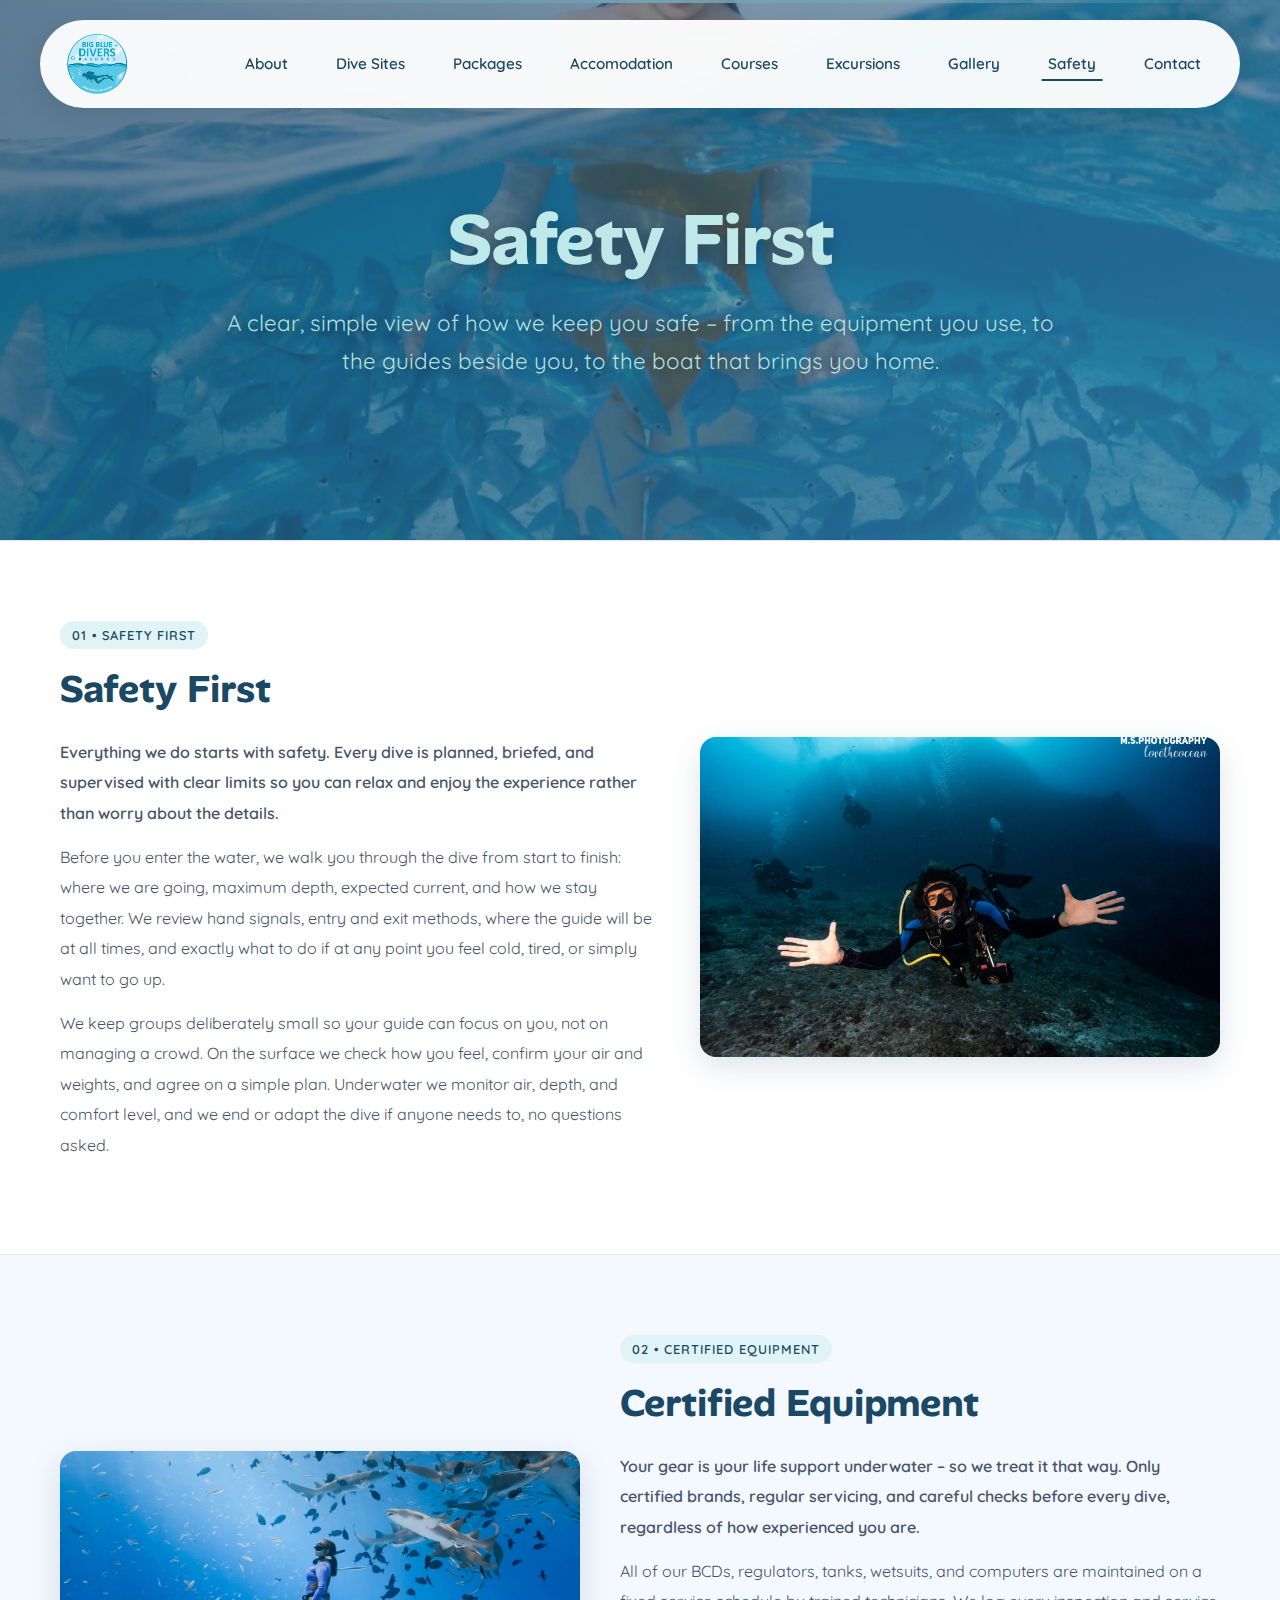
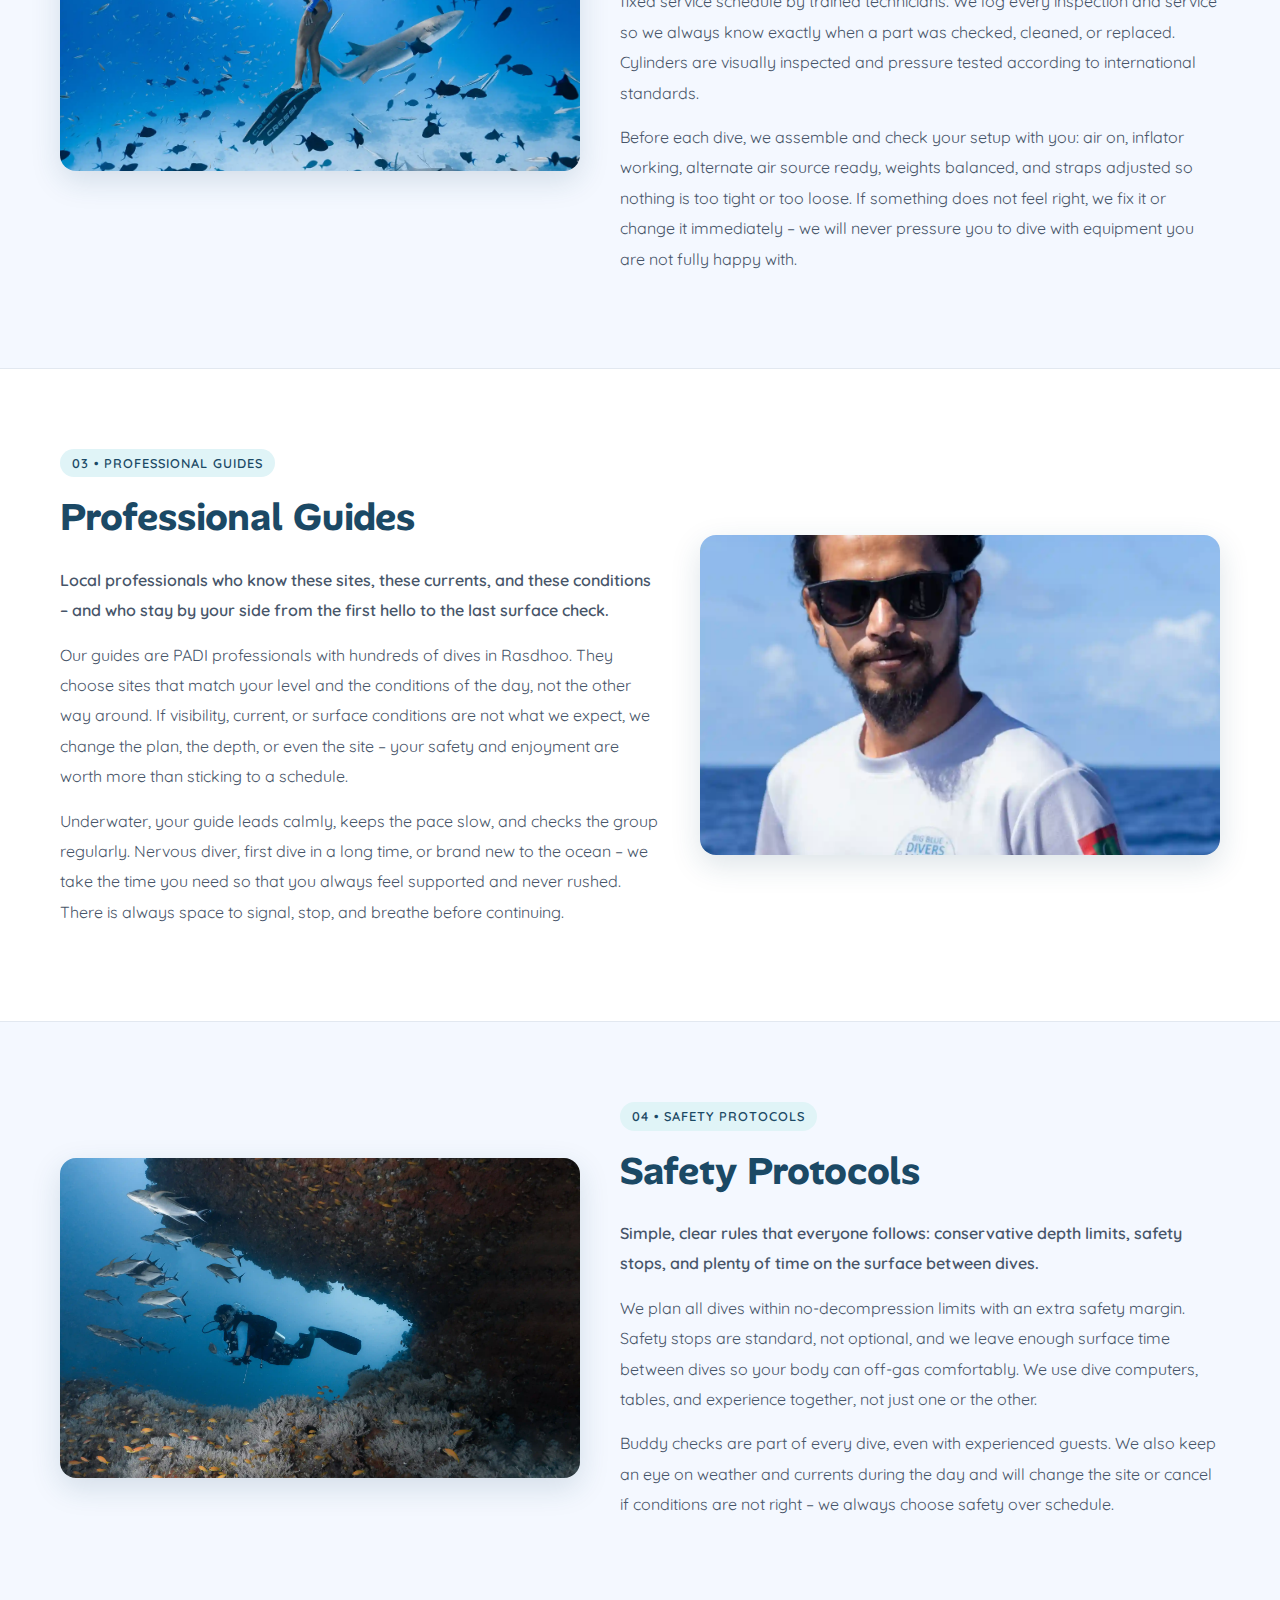
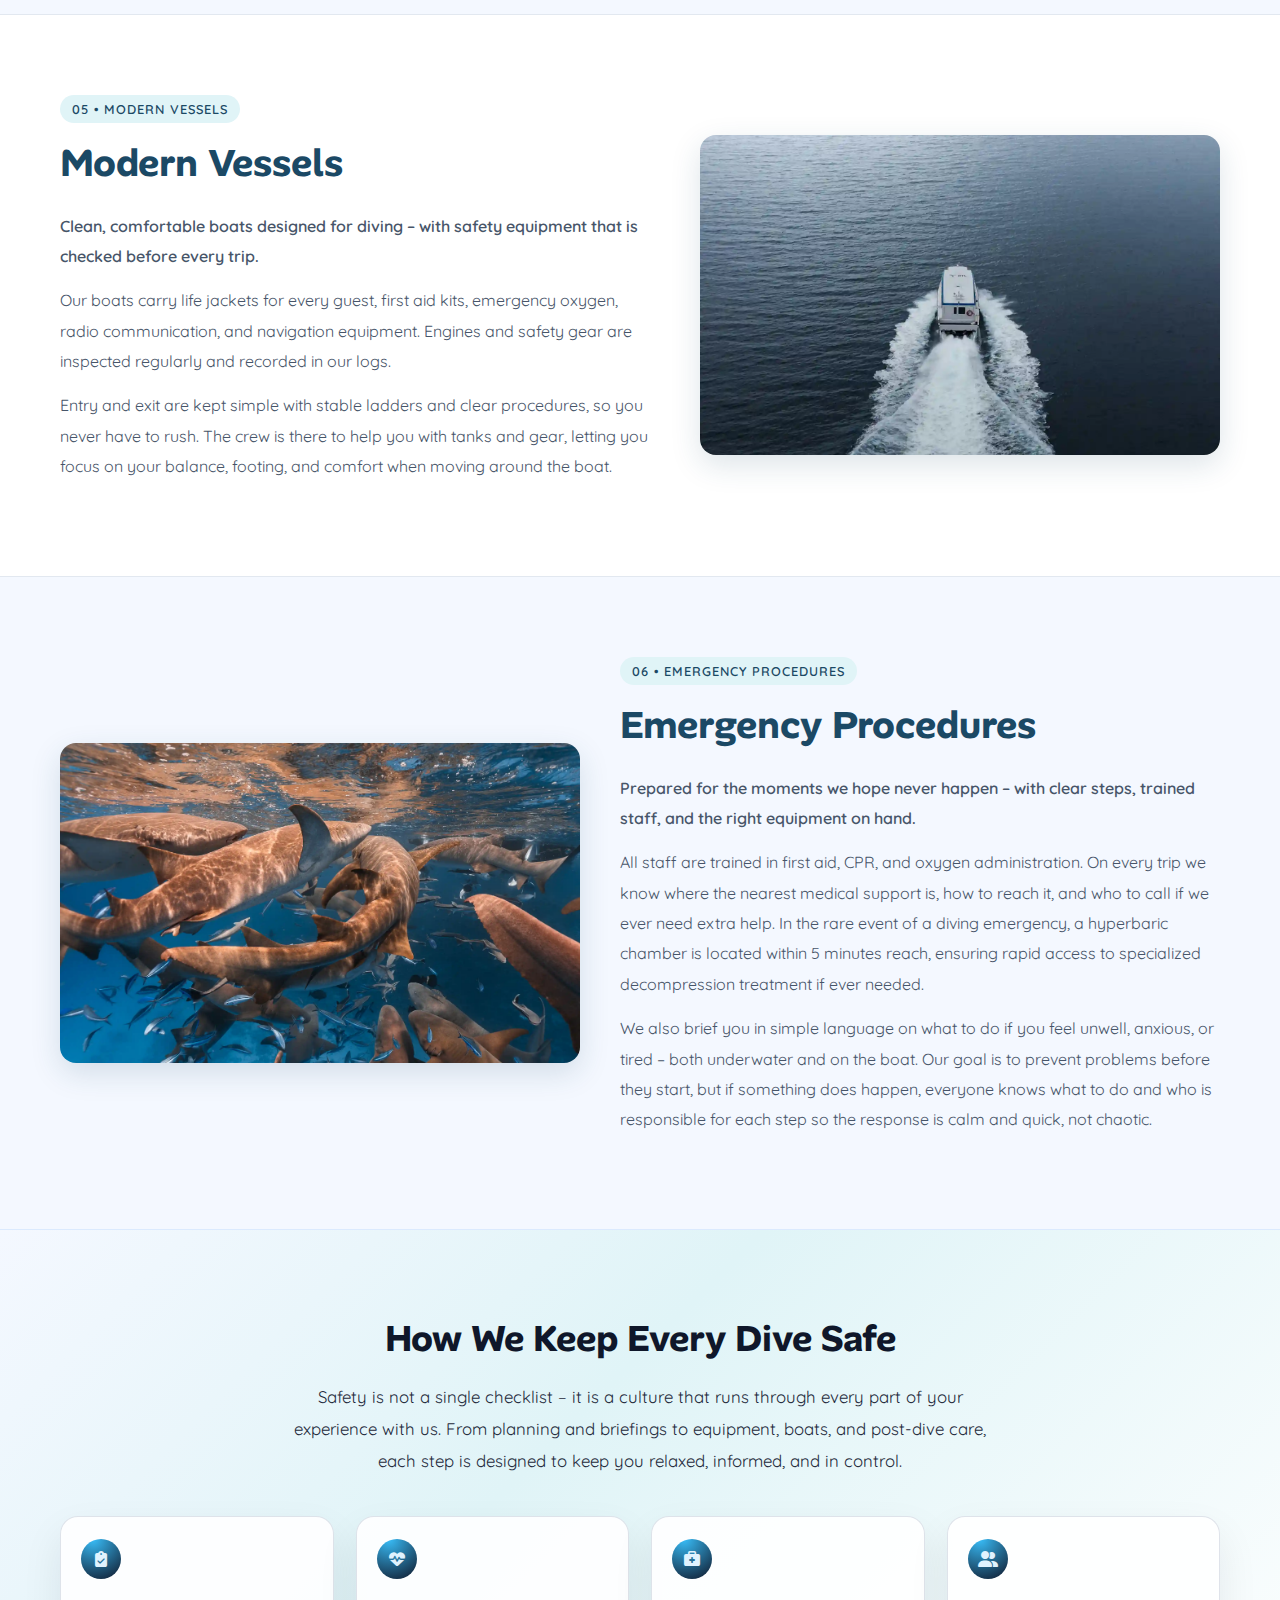
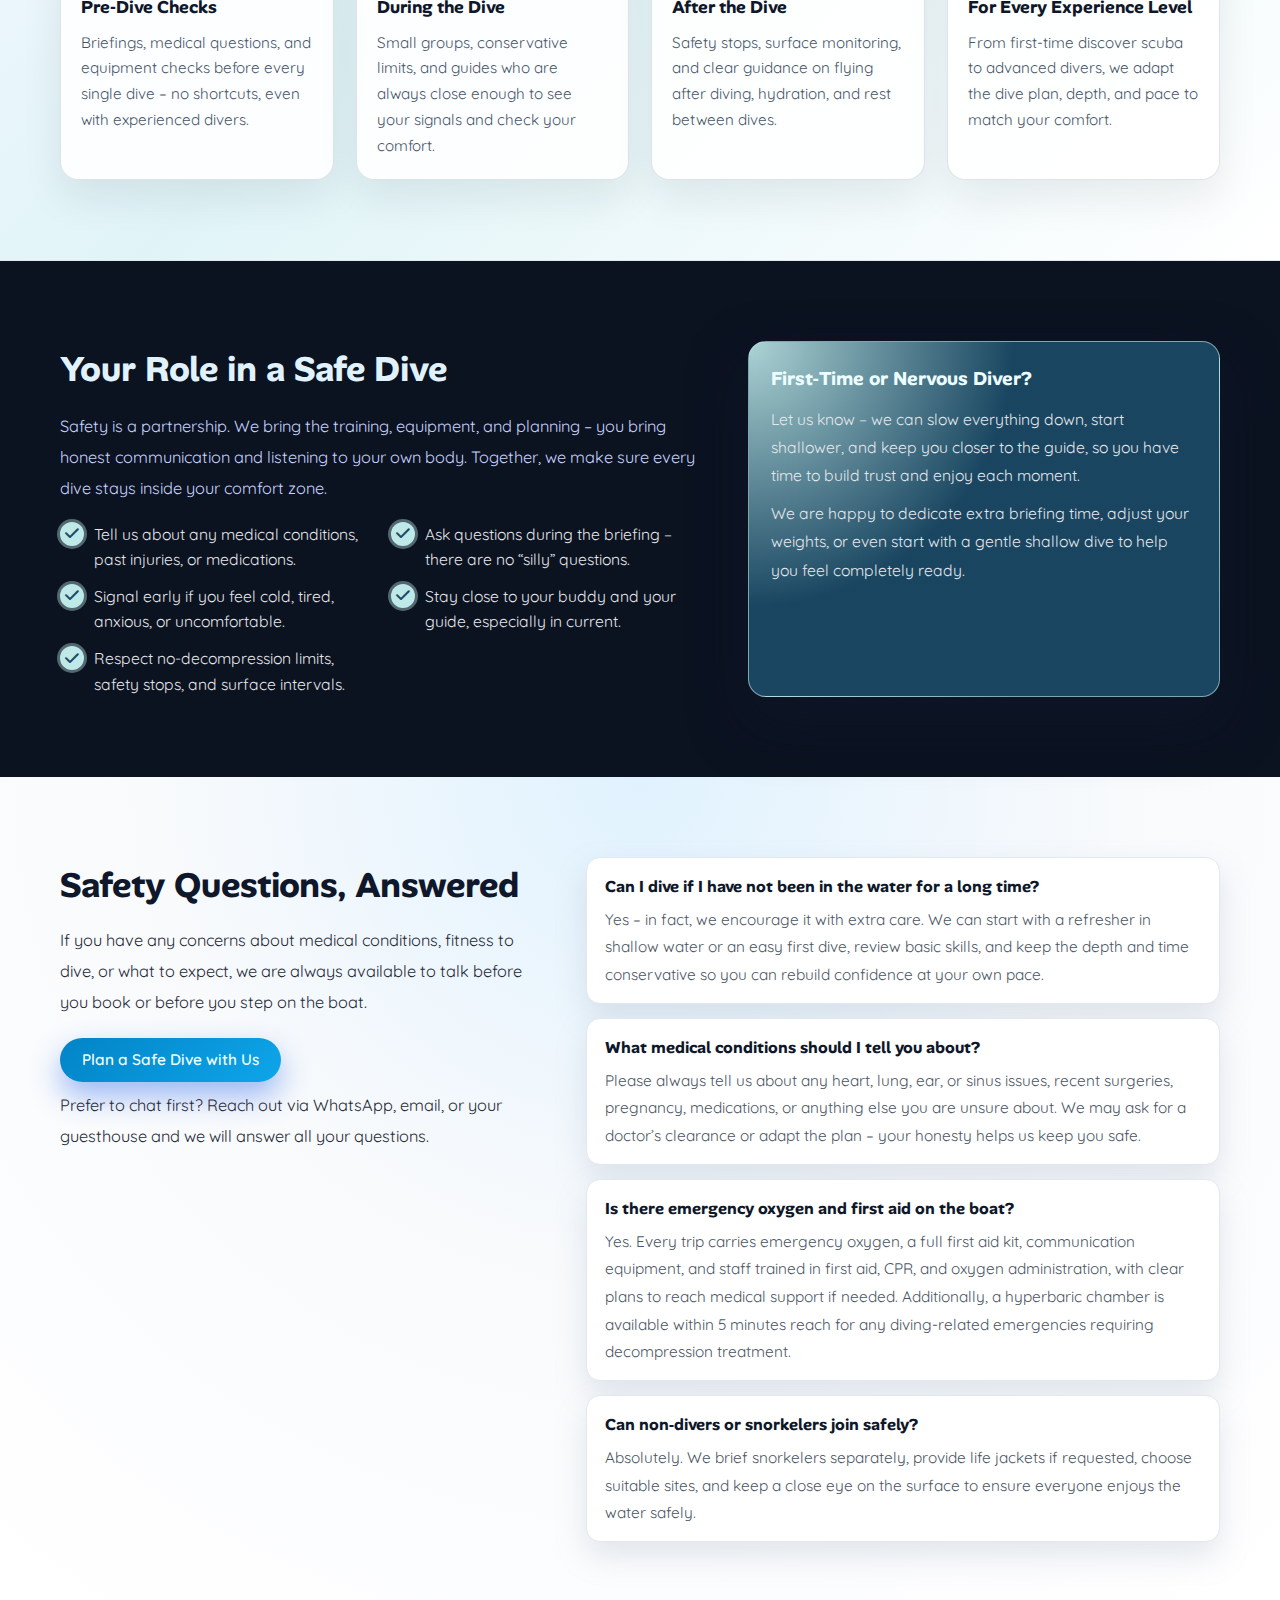
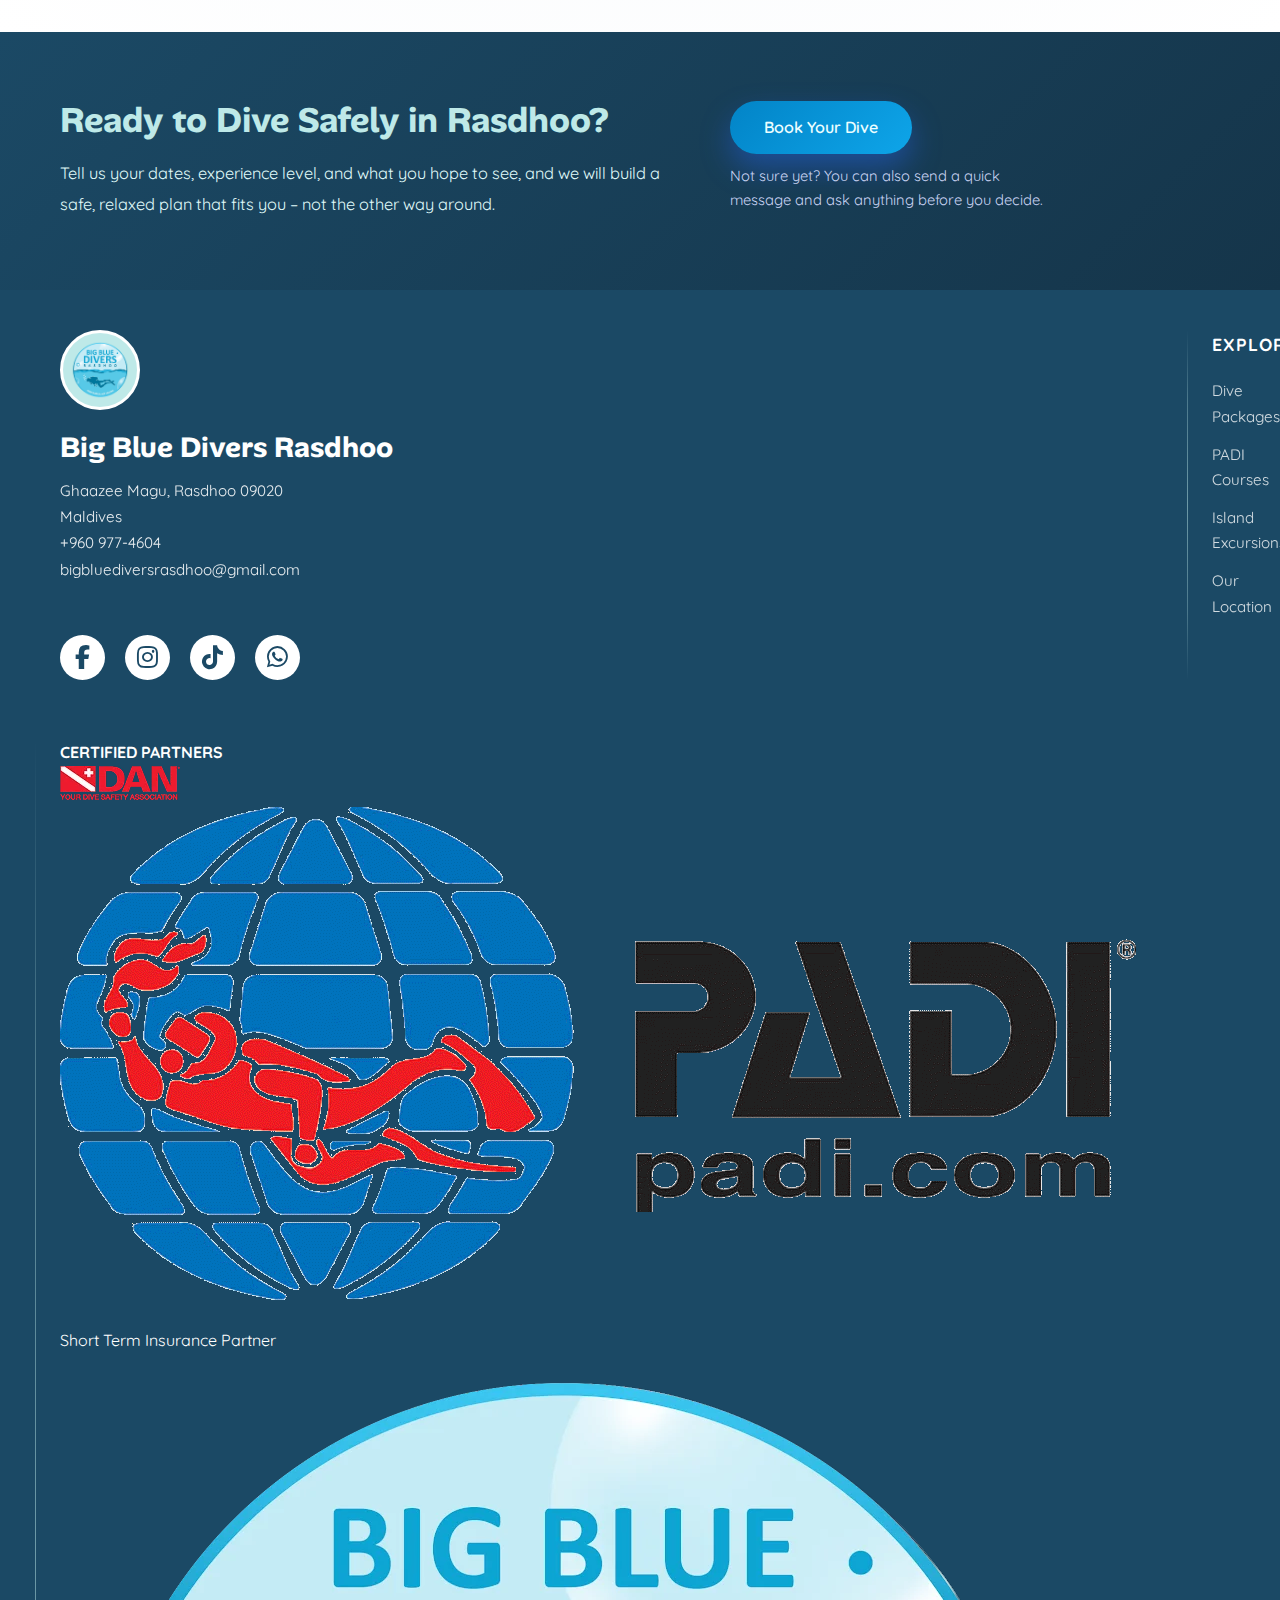
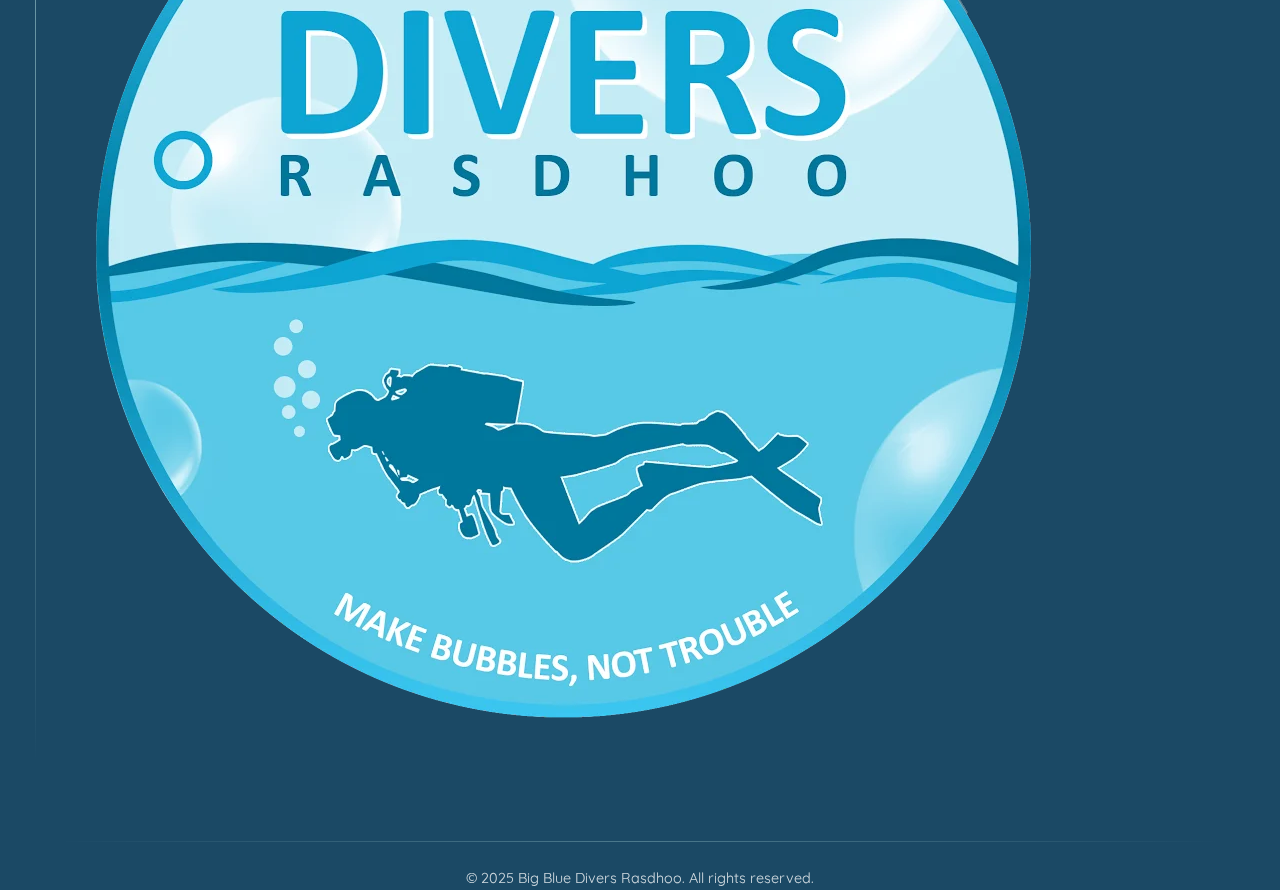
<file: safety.html>
<!DOCTYPE html>
<html lang="en">
  <head>
    <meta charset="UTF-8" />
    <meta name="viewport" content="width=device-width, initial-scale=1.0" />
    <title>Safety • Big Blue Dive Rasdhoo</title>
    <link rel="icon" type="image/webp" href="images/logo.webp" />
    <link rel="stylesheet" href="style.css" />
    <link rel="stylesheet" href="style2.css" />
    <link
      rel="stylesheet"
      href="https://cdnjs.cloudflare.com/ajax/libs/font-awesome/6.5.1/css/all.min.css"
    />
    <script src="script.js"></script>
  </head>
  <body>
    <header class="header">
      <nav class="navbar">
        <div class="nav-container">
          <div class="logo">
            <a href="index.html#home">
              <img src="images/logo.webp" alt="Big Blue Logo" />
            </a>
          </div>
          <ul class="nav-menu">
            <li class="nav-item">
              <a href="about.html" class="nav-link">About</a>
              <ul class="dropdown-menu">
                <li><a href="about.html">About Big Blue</a></li>
                <li><a href="about.html#our-story">Our Story</a></li>
                <li><a href="about.html#dive-center">Dive Center</a></li>
                <li><a href="about.html#team">Meet The Team</a></li>
                <li><a href="about.html#values">Our Values & Mission</a></li>
                <li><a href="about.html#certifications">Certifications</a></li>
                <li><a href="about.html#rasdhoo">Discover Rasdhoo</a></li>
                <li>
                  <a href="about.html#how-to-get-here">How to Get Here</a>
                </li>
                <li><a href="gallery.html">Dive Gallery</a></li>
              </ul>
            </li>
            <li class="nav-item">
              <a href="dive-sites.html" class="nav-link">Dive Sites</a>
              <ul class="dropdown-menu">
                <li><a href="dive-sites.html">All Dive Sites</a></li>
                <li><a href="dive-sites.html#dive-map">Dive Map</a></li>
                <li><a href="dive-sites.html#dive-sites">Featured Sites</a></li>
                <li><a href="dive-sites.html#marine-life">Marine Life</a></li>
                <li><a href="dive-sites.html#faq">FAQ</a></li>
              </ul>
            </li>
            <li class="nav-item">
              <a href="packages.html" class="nav-link">Packages</a>
              <ul class="dropdown-menu">
                <li><a href="index.html#services">All Packages</a></li>
                <li>
                  <a href="packages.html#packages-overview">Package Overview</a>
                </li>
                <li><a href="packages.html#customize">Customize Package</a></li>
                <li>
                  <a href="packages.html#what-to-expect">What to Expect</a>
                </li>
                <li><a href="index.html#package-small-wave">Small Wave</a></li>
                <li><a href="index.html#package-low-tide">Low Tide</a></li>
                <li><a href="index.html#package-high-tide">High Tide</a></li>
              </ul>
            </li>
            <li class="nav-item">
              <a href="accomodation.html" class="nav-link">Accomodation</a>
              <ul class="dropdown-menu">
                <li><a href="accomodation.html">All Accomodation</a></li>
                <li><a href="accomodation.html#guesthouses">Guesthouses</a></li>
                <li><a href="accomodation.html#brickwood">Brickwood Guest House</a></li>
                <li>
                  <a href="accomodation.html#what-to-expect">What to Expect</a>
                </li>
                <li><a href="accomodation.html#faq">FAQ</a></li>
              </ul>
            </li>
            <li class="nav-item">
              <a href="courses.html" class="nav-link">Courses</a>
              <ul class="dropdown-menu">
                <li><a href="courses.html#courses-grid">All Courses</a></li>
                <li><a href="courses.html#courses-grid">PADI Courses</a></li>
                <li>
                  <a href="courses.html#course-packages">Course Packages</a>
                </li>
                <li><a href="courses.html#requirements">Requirements</a></li>
                <li><a href="courses.html#book-course">Book Course</a></li>
                <li><a href="courses.html#faq">FAQ</a></li>
              </ul>
            </li>
            <li class="nav-item">
              <a href="excursions.html" class="nav-link">Excursions</a>
              <ul class="dropdown-menu">
                <li><a href="excursions.html">All Excursions</a></li>
                <li>
                  <a href="excursions.html#excursion-snorkeling">Snorkeling</a>
                </li>
                <li>
                  <a href="excursions.html#excursion-sunset">Sunset Cruise</a>
                </li>
                <li>
                  <a href="excursions.html#excursion-dolphin"
                    >Dolphin Watching</a
                  >
                </li>
                <li>
                  <a href="excursions.html#excursion-fish-feeding"
                    >Fish Feeding</a
                  >
                </li>
                <li>
                  <a href="excursions.html#excursion-picnic">Picnic Islands</a>
                </li>
              </ul>
            </li>
            <li class="nav-item">
              <a href="gallery.html" class="nav-link">Gallery</a>
              <ul class="dropdown-menu">
                <li><a href="gallery.html">Photo Gallery</a></li>
                <li><a href="index.html#reviews">Guest Reviews</a></li>
                <li><a href="dive-sites.html">Dive Sites</a></li>
              </ul>
            </li>
            <li class="nav-item">
              <a href="safety.html" class="nav-link active">Safety</a>
              <ul class="dropdown-menu">
                <li><a href="safety.html#safety">Safety First</a></li>
                <li>
                  <a href="safety.html#safety-certified">Certified Equipment</a>
                </li>
                <li>
                  <a href="safety.html#safety-guides">Professional Guides</a>
                </li>
                <li>
                  <a href="safety.html#safety-protocols">Safety Protocols</a>
                </li>
                <li><a href="safety.html#safety-vessels">Modern Vessels</a></li>
                <li>
                  <a href="safety.html#safety-emergency"
                    >Emergency Procedures</a
                  >
                </li>
              </ul>
            </li>
            <li class="nav-item">
              <a href="contact.html" class="nav-link">Contact</a>
              <ul class="dropdown-menu">
                <li><a href="contact.html#contact">Send a Message</a></li>
                <li><a href="contact.html#location">Our Location</a></li>
                <li><a href="contact.html#location">Get Directions</a></li>
                <li><a href="about.html#about-us">About Us</a></li>
                <li><a href="about.html">Full About Page</a></li>
              </ul>
            </li>
          </ul>
        </div>
      </nav>
    </header>

    <main class="packages-main">
      <!-- Hero Section -->
      <section class="packages-hero">
        <div class="packages-hero__background">
          <img src="images/crystalclear.webp" alt="Safety first background" />
        </div>
        <div class="packages-hero__overlay"></div>
        <div class="packages-hero__bubbles" aria-hidden="true">
          <span></span>
          <span></span>
          <span></span>
          <span></span>
          <span></span>
        </div>
        <div class="container packages-hero__content">
          <h1 class="packages-hero__title">Safety First</h1>
          <p class="packages-hero__subtitle">
            A clear, simple view of how we keep you safe – from the equipment
            you use, to the guides beside you, to the boat that brings you home.
          </p>
        </div>
      </section>

      <!-- Safety First Section -->
      <section id="safety" class="safety-section">
        <div class="container">
          <div class="safety-layout">
            <div class="safety-text">
              <div class="safety-tag">01 • Safety First</div>
              <h2>Safety First</h2>
              <p class="safety-lead">
                Everything we do starts with safety. Every dive is planned,
                briefed, and supervised with clear limits so you can relax and
                enjoy the experience rather than worry about the details.
              </p>
              <p>
                Before you enter the water, we walk you through the dive from
                start to finish: where we are going, maximum depth, expected
                current, and how we stay together. We review hand signals, entry
                and exit methods, where the guide will be at all times, and
                exactly what to do if at any point you feel cold, tired, or
                simply want to go up.
              </p>
              <p>
                We keep groups deliberately small so your guide can focus on
                you, not on managing a crowd. On the surface we check how you
                feel, confirm your air and weights, and agree on a simple plan.
                Underwater we monitor air, depth, and comfort level, and we end
                or adapt the dive if anyone needs to, no questions asked.
              </p>
            </div>
            <div class="safety-image">
              <img
                src="images/aboutbigblue.webp"
                alt="Briefing before the dive"
              />
            </div>
          </div>
        </div>
      </section>

      <!-- Certified Equipment Section -->
      <section id="safety-certified" class="safety-section">
        <div class="container">
          <div class="safety-layout safety-layout--reverse">
            <div class="safety-text">
              <div class="safety-tag">02 • Certified Equipment</div>
              <h2>Certified Equipment</h2>
              <p class="safety-lead">
                Your gear is your life support underwater – so we treat it that
                way. Only certified brands, regular servicing, and careful
                checks before every dive, regardless of how experienced you are.
              </p>
              <p>
                All of our BCDs, regulators, tanks, wetsuits, and computers are
                maintained on a fixed service schedule by trained technicians.
                We log every inspection and service so we always know exactly
                when a part was checked, cleaned, or replaced. Cylinders are
                visually inspected and pressure tested according to
                international standards.
              </p>
              <p>
                Before each dive, we assemble and check your setup with you: air
                on, inflator working, alternate air source ready, weights
                balanced, and straps adjusted so nothing is too tight or too
                loose. If something does not feel right, we fix it or change it
                immediately – we will never pressure you to dive with equipment
                you are not fully happy with.
              </p>
            </div>
            <div class="safety-image">
              <img
                src="images/underwaterbeauty.webp"
                alt="Certified dive gear"
              />
            </div>
          </div>
        </div>
      </section>

      <!-- Professional Guides Section -->
      <section id="safety-guides" class="safety-section">
        <div class="container">
          <div class="safety-layout">
            <div class="safety-text">
              <div class="safety-tag">03 • Professional Guides</div>
              <h2>Professional Guides</h2>
              <p class="safety-lead">
                Local professionals who know these sites, these currents, and
                these conditions – and who stay by your side from the first
                hello to the last surface check.
              </p>
              <p>
                Our guides are PADI professionals with hundreds of dives in
                Rasdhoo. They choose sites that match your level and the
                conditions of the day, not the other way around. If visibility,
                current, or surface conditions are not what we expect, we change
                the plan, the depth, or even the site – your safety and
                enjoyment are worth more than sticking to a schedule.
              </p>
              <p>
                Underwater, your guide leads calmly, keeps the pace slow, and
                checks the group regularly. Nervous diver, first dive in a long
                time, or brand new to the ocean – we take the time you need so
                that you always feel supported and never rushed. There is always
                space to signal, stop, and breathe before continuing.
              </p>
            </div>
            <div class="safety-image">
              <img src="images/crew.webp" alt="Professional dive guides" />
            </div>
          </div>
        </div>
      </section>

      <!-- Safety Protocols Section -->
      <section id="safety-protocols" class="safety-section">
        <div class="container">
          <div class="safety-layout safety-layout--reverse">
            <div class="safety-text">
              <div class="safety-tag">04 • Safety Protocols</div>
              <h2>Safety Protocols</h2>
              <p class="safety-lead">
                Simple, clear rules that everyone follows: conservative depth
                limits, safety stops, and plenty of time on the surface between
                dives.
              </p>
              <p>
                We plan all dives within no-decompression limits with an extra
                safety margin. Safety stops are standard, not optional, and we
                leave enough surface time between dives so your body can off-gas
                comfortably. We use dive computers, tables, and experience
                together, not just one or the other.
              </p>
              <p>
                Buddy checks are part of every dive, even with experienced
                guests. We also keep an eye on weather and currents during the
                day and will change the site or cancel if conditions are not
                right – we always choose safety over schedule.
              </p>
            </div>
            <div class="safety-image">
              <img
                src="images/intotheblue.webp"
                alt="Safety procedures underwater"
              />
            </div>
          </div>
        </div>
      </section>

      <!-- Modern Vessels Section -->
      <section id="safety-vessels" class="safety-section">
        <div class="container">
          <div class="safety-layout">
            <div class="safety-text">
              <div class="safety-tag">05 • Modern Vessels</div>
              <h2>Modern Vessels</h2>
              <p class="safety-lead">
                Clean, comfortable boats designed for diving – with safety
                equipment that is checked before every trip.
              </p>
              <p>
                Our boats carry life jackets for every guest, first aid kits,
                emergency oxygen, radio communication, and navigation equipment.
                Engines and safety gear are inspected regularly and recorded in
                our logs.
              </p>
              <p>
                Entry and exit are kept simple with stable ladders and clear
                procedures, so you never have to rush. The crew is there to help
                you with tanks and gear, letting you focus on your balance,
                footing, and comfort when moving around the boat.
              </p>
            </div>
            <div class="safety-image">
              <img src="images/howtogethere.webp" alt="Dive boat in Rasdhoo" />
            </div>
          </div>
        </div>
      </section>

      <!-- Emergency Procedures Section -->
      <section id="safety-emergency" class="safety-section">
        <div class="container">
          <div class="safety-layout safety-layout--reverse">
            <div class="safety-text">
              <div class="safety-tag">06 • Emergency Procedures</div>
              <h2>Emergency Procedures</h2>
              <p class="safety-lead">
                Prepared for the moments we hope never happen – with clear
                steps, trained staff, and the right equipment on hand.
              </p>
              <p>
                All staff are trained in first aid, CPR, and oxygen
                administration. On every trip we know where the nearest medical
                support is, how to reach it, and who to call if we ever need
                extra help. In the rare event of a diving emergency, a
                hyperbaric chamber is located within 5 minutes reach, ensuring
                rapid access to specialized decompression treatment if ever
                needed.
              </p>
              <p>
                We also brief you in simple language on what to do if you feel
                unwell, anxious, or tired – both underwater and on the boat. Our
                goal is to prevent problems before they start, but if something
                does happen, everyone knows what to do and who is responsible
                for each step so the response is calm and quick, not chaotic.
              </p>
            </div>
            <div class="safety-image">
              <img src="images/sharkally.webp" alt="Emergency readiness" />
            </div>
          </div>
        </div>
      </section>
    </main>

    <!-- Safety Highlight & At‑a‑Glance Section -->
    <section class="safety-highlight">
      <div class="container">
        <div class="safety-highlight__intro">
          <h2>How We Keep Every Dive Safe</h2>
          <p>
            Safety is not a single checklist – it is a culture that runs through
            every part of your experience with us. From planning and briefings
            to equipment, boats, and post‑dive care, each step is designed to
            keep you relaxed, informed, and in control.
          </p>
        </div>
        <div class="safety-highlight__grid">
          <div class="safety-card">
            <div class="safety-card__icon">
              <i class="fa-solid fa-clipboard-check"></i>
            </div>
            <h3>Pre‑Dive Checks</h3>
            <p>
              Briefings, medical questions, and equipment checks before every
              single dive – no shortcuts, even with experienced divers.
            </p>
          </div>
          <div class="safety-card">
            <div class="safety-card__icon">
              <i class="fa-solid fa-heart-pulse"></i>
            </div>
            <h3>During the Dive</h3>
            <p>
              Small groups, conservative limits, and guides who are always close
              enough to see your signals and check your comfort.
            </p>
          </div>
          <div class="safety-card">
            <div class="safety-card__icon">
              <i class="fa-solid fa-briefcase-medical"></i>
            </div>
            <h3>After the Dive</h3>
            <p>
              Safety stops, surface monitoring, and clear guidance on flying
              after diving, hydration, and rest between dives.
            </p>
          </div>
          <div class="safety-card">
            <div class="safety-card__icon">
              <i class="fa-solid fa-user-group"></i>
            </div>
            <h3>For Every Experience Level</h3>
            <p>
              From first‑time discover scuba to advanced divers, we adapt the
              dive plan, depth, and pace to match your comfort.
            </p>
          </div>
        </div>
      </div>
    </section>

    <!-- Your Role in Safety Section -->
    <section class="safety-checklist">
      <div class="container">
        <div class="safety-checklist__content">
          <div class="safety-checklist__text">
            <h2>Your Role in a Safe Dive</h2>
            <p>
              Safety is a partnership. We bring the training, equipment, and
              planning – you bring honest communication and listening to your
              own body. Together, we make sure every dive stays inside your
              comfort zone.
            </p>
            <ul class="safety-checklist__list">
              <li>
                <span class="check-icon" aria-hidden="true">
                  <i class="fa-solid fa-check"></i>
                </span>
                <span
                  >Tell us about any medical conditions, past injuries, or
                  medications.</span
                >
              </li>
              <li>
                <span class="check-icon" aria-hidden="true">
                  <i class="fa-solid fa-check"></i>
                </span>
                <span
                  >Ask questions during the briefing – there are no “silly”
                  questions.</span
                >
              </li>
              <li>
                <span class="check-icon" aria-hidden="true">
                  <i class="fa-solid fa-check"></i>
                </span>
                <span
                  >Signal early if you feel cold, tired, anxious, or
                  uncomfortable.</span
                >
              </li>
              <li>
                <span class="check-icon" aria-hidden="true">
                  <i class="fa-solid fa-check"></i>
                </span>
                <span
                  >Stay close to your buddy and your guide, especially in
                  current.</span
                >
              </li>
              <li>
                <span class="check-icon" aria-hidden="true">
                  <i class="fa-solid fa-check"></i>
                </span>
                <span
                  >Respect no‑decompression limits, safety stops, and surface
                  intervals.</span
                >
              </li>
            </ul>
          </div>
          <div class="safety-checklist__card">
            <h3>First‑Time or Nervous Diver?</h3>
            <p>
              Let us know – we can slow everything down, start shallower, and
              keep you closer to the guide, so you have time to build trust and
              enjoy each moment.
            </p>
            <p class="safety-checklist__note">
              We are happy to dedicate extra briefing time, adjust your weights,
              or even start with a gentle shallow dive to help you feel
              completely ready.
            </p>
          </div>
        </div>
      </div>
    </section>

    <!-- Safety FAQ & Call to Action Section -->
    <section class="safety-faq" id="safety-faq">
      <div class="container">
        <div class="safety-faq__layout">
          <div class="safety-faq__intro">
            <h2>Safety Questions, Answered</h2>
            <p>
              If you have any concerns about medical conditions, fitness to
              dive, or what to expect, we are always available to talk before
              you book or before you step on the boat.
            </p>
            <div class="safety-faq__cta">
              <a href="index.html#booking" class="btn-primary">
                Plan a Safe Dive with Us
              </a>
              <p class="safety-faq__cta-note">
                Prefer to chat first? Reach out via WhatsApp, email, or your
                guesthouse and we will answer all your questions.
              </p>
            </div>
          </div>
          <div class="safety-faq__items">
            <div class="safety-faq__item">
              <h3>
                Can I dive if I have not been in the water for a long time?
              </h3>
              <p>
                Yes – in fact, we encourage it with extra care. We can start
                with a refresher in shallow water or an easy first dive, review
                basic skills, and keep the depth and time conservative so you
                can rebuild confidence at your own pace.
              </p>
            </div>
            <div class="safety-faq__item">
              <h3>What medical conditions should I tell you about?</h3>
              <p>
                Please always tell us about any heart, lung, ear, or sinus
                issues, recent surgeries, pregnancy, medications, or anything
                else you are unsure about. We may ask for a doctor’s clearance
                or adapt the plan – your honesty helps us keep you safe.
              </p>
            </div>
            <div class="safety-faq__item">
              <h3>Is there emergency oxygen and first aid on the boat?</h3>
              <p>
                Yes. Every trip carries emergency oxygen, a full first aid kit,
                communication equipment, and staff trained in first aid, CPR,
                and oxygen administration, with clear plans to reach medical
                support if needed. Additionally, a hyperbaric chamber is
                available within 5 minutes reach for any diving-related
                emergencies requiring decompression treatment.
              </p>
            </div>
            <div class="safety-faq__item">
              <h3>Can non‑divers or snorkelers join safely?</h3>
              <p>
                Absolutely. We brief snorkelers separately, provide life jackets
                if requested, choose suitable sites, and keep a close eye on the
                surface to ensure everyone enjoys the water safely.
              </p>
            </div>
          </div>
        </div>
      </div>
    </section>

    <!-- Book Us Banner -->
    <section class="safety-book-banner">
      <div class="container safety-book-banner__content">
        <div class="safety-book-banner__text">
          <h2>Ready to Dive Safely in Rasdhoo?</h2>
          <p>
            Tell us your dates, experience level, and what you hope to see, and
            we will build a safe, relaxed plan that fits you – not the other way
            around.
          </p>
        </div>
        <div class="safety-book-banner__actions">
          <a href="index.html#booking" class="btn-primary"> Book Your Dive </a>
          <p class="safety-book-banner__note">
            Not sure yet? You can also send a quick message and ask anything
            before you decide.
          </p>
        </div>
      </div>
    </section>

    <!-- Footer Section -->
    <footer class="footer">
      <div class="footer-container">
        <div class="footer-content">
          <!-- Company Information Column -->
          <div class="footer-column company-info">
            <div class="company-avatar">
              <img src="images/logo.webp" alt="Big Blue Logo" />
            </div>
            <h3 class="company-name">Big Blue Divers Rasdhoo</h3>
            <div class="company-details">
              <p>Ghaazee Magu, Rasdhoo 09020</p>
              <p>Maldives</p>
              <p>
                <a
                  href="tel:+9609774604"
                  style="color: inherit; text-decoration: none"
                  >+960 977-4604</a
                >
              </p>
              <p>
                <a
                  href="mailto:bigbluediversrasdhoo@gmail.com"
                  style="color: inherit; text-decoration: none"
                  >bigbluediversrasdhoo@gmail.com</a
                >
              </p>
            </div>
            <div class="social-icons">
              <a
                href="https://www.facebook.com/BigBlueDiversRasdhoo"
                target="_blank"
                rel="noopener noreferrer"
                class="social-icon"
                aria-label="Facebook"
              >
                <i class="fab fa-facebook-f"></i>
              </a>
              <a
                href="https://www.instagram.com/big_blue_divers_rasdhoo/"
                target="_blank"
                rel="noopener noreferrer"
                class="social-icon"
                aria-label="Instagram"
              >
                <i class="fab fa-instagram"></i>
              </a>
              <a
                href="https://www.tiktok.com/@bigbluediversrasdhoo"
                target="_blank"
                rel="noopener noreferrer"
                class="social-icon"
                aria-label="TikTok"
              >
                <i class="fab fa-tiktok"></i>
              </a>
              <a
                href="https://wa.me/9609774604"
                target="_blank"
                rel="noopener noreferrer"
                class="social-icon"
                aria-label="WhatsApp"
              >
                <i class="fab fa-whatsapp"></i>
              </a>
            </div>
          </div>

          <!-- Explore Column -->
          <div class="footer-column">
            <h4 class="footer-title">EXPLORE</h4>
            <ul class="footer-links">
              <li><a href="index.html#services">Dive Packages</a></li>
              <li><a href="courses.html">PADI Courses</a></li>
              <li><a href="excursions.html">Island Excursions</a></li>
              <li><a href="index.html#location">Our Location</a></li>
            </ul>
          </div>

          <!-- Know More Column -->
          <div class="footer-column">
            <h4 class="footer-title">KNOW MORE</h4>
            <ul class="footer-links">
              <li><a href="about.html">About Us</a></li>
              <li><a href="safety.html">Safety & Equipment</a></li>
              <li><a href="index.html#reviews">Guest Reviews</a></li>
              <li><a href="dive-sites.html">Dive Sites</a></li>
            </ul>
          </div>

          <!-- About Column -->
          <div class="footer-column">
            <h4 class="footer-title">ABOUT</h4>
            <ul class="footer-links">
              <li><a href="index.html#location">Contact Us</a></li>
              <li><a href="index.html#booking">Book Now</a></li>
              <li><a href="index.html#faq">FAQ</a></li>
              <li><a href="index.html#terms">Terms & Conditions</a></li>
            </ul>
          </div>

          <!-- Certified Partners Section -->
          <div class="footer-column certified-partners">
            <h4 class="partners-title">CERTIFIED PARTNERS</h4>
            <div class="partners-logos">
              <div class="partner-item">
                <img
                  src="images/dan.webp"
                  alt="DAN Logo"
                  class="partner-logo"
                />
              </div>
              <div class="partner-item">
                <img
                  src="images/PADI-logo.webp"
                  alt="PADI Logo"
                  class="partner-logo"
                />
              </div>
              <div class="partner-item insurance-partner">
                <p class="insurance-text">Short Term Insurance Partner</p>
                <img
                  src="images/logo.webp"
                  alt="Big Blue Logo"
                  class="partner-logo big-blue-logo"
                />
              </div>
            </div>
          </div>
        </div>

        <!-- Footer Bottom -->
        <div class="footer-bottom">
          <div class="footer-divider"></div>
          <div class="footer-bottom-content">
            <p class="copyright">
              © 2025 Big Blue Divers Rasdhoo. All rights reserved.
            </p>
          </div>
        </div>
      </div>
    </footer>

    <style>
      /* Safety Sections - minimal, section-based layout */
      .safety-section {
        padding: 80px 0;
        background: #f4f8ff;
        border-top: 1px solid #e2e8f0;
      }

      .safety-section:first-of-type {
        border-top: none;
      }

      .safety-section:nth-of-type(even) {
        background: #ffffff;
      }

      .safety-layout {
        display: flex;
        gap: 40px;
        align-items: center;
        justify-content: space-between;
      }

      .safety-layout--reverse {
        flex-direction: row-reverse;
      }

      .safety-text,
      .safety-image {
        flex: 1;
      }

      .safety-tag {
        display: inline-flex;
        align-items: center;
        gap: 6px;
        padding: 4px 12px;
        border-radius: 999px;
        background: #e0f4f7;
        color: #1b4965;
        font-family: "Quicksand", sans-serif;
        font-size: 0.8rem;
        font-weight: 600;
        letter-spacing: 1px;
        text-transform: uppercase;
        margin-bottom: 10px;
      }

      .safety-text h2 {
        font-family: "Alan Sans", sans-serif;
        font-size: 2.4rem;
        font-weight: 700;
        color: #1b4965;
        margin-bottom: 16px;
      }

      .safety-lead {
        font-family: "Quicksand", sans-serif;
        font-size: 1.15rem;
        font-weight: 600;
        color: #1b4965;
        margin-bottom: 18px;
        line-height: 1.7;
      }

      .safety-text p {
        font-family: "Quicksand", sans-serif;
        font-size: 1rem;
        color: #475569;
        line-height: 1.9;
        margin-bottom: 14px;
      }

      .safety-image {
        border-radius: 16px;
        overflow: hidden;
        box-shadow: 0 10px 30px rgba(27, 73, 101, 0.15);
        height: 320px;
        max-width: 520px;
        margin-left: auto;
        margin-right: auto;
      }

      .safety-image img {
        width: 100%;
        height: 100%;
        display: block;
        object-fit: cover;
        transition: transform 0.4s ease;
      }

      .safety-section:hover .safety-image img {
        transform: scale(1.03);
      }

      /* Safety Highlight */
      .safety-highlight {
        padding: 80px 0;
        background: linear-gradient(
          135deg,
          #f4f8ff 0%,
          #e0f4f7 40%,
          #ffffff 100%
        );
        border-top: 1px solid #dbeafe;
        border-bottom: 1px solid #e2e8f0;
      }

      .safety-highlight__intro {
        max-width: 720px;
        margin: 0 auto 40px;
        text-align: center;
      }

      .safety-highlight__intro h2 {
        font-family: "Alan Sans", sans-serif;
        font-size: 2.3rem;
        color: #0f172a;
        margin-bottom: 12px;
      }

      .safety-highlight__intro p {
        font-family: "Quicksand", sans-serif;
        font-size: 1.05rem;
        color: #1e293b;
        line-height: 1.9;
      }

      .safety-highlight__grid {
        display: grid;
        grid-template-columns: repeat(4, minmax(0, 1fr));
        gap: 22px;
      }

      .safety-card {
        background: rgba(255, 255, 255, 0.9);
        border-radius: 18px;
        padding: 22px 20px 20px;
        box-shadow: 0 18px 40px rgba(15, 23, 42, 0.08);
        border: 1px solid rgba(148, 163, 184, 0.3);
        transition: transform 0.25s ease, box-shadow 0.25s ease,
          border-color 0.25s ease, background 0.25s ease;
      }

      .safety-card__icon {
        width: 40px;
        height: 40px;
        border-radius: 999px;
        display: flex;
        align-items: center;
        justify-content: center;
        margin-bottom: 14px;
        background: radial-gradient(circle at 30% 0%, #38bdf8, #0f172a);
        color: #e0f2fe;
      }

      .safety-card h3 {
        font-family: "Alan Sans", sans-serif;
        font-size: 1.1rem;
        color: #0f172a;
        margin-bottom: 8px;
      }

      .safety-card p {
        font-family: "Quicksand", sans-serif;
        font-size: 0.95rem;
        color: #475569;
        line-height: 1.7;
      }

      .safety-card:hover {
        transform: translateY(-6px);
        background: #ffffff;
        border-color: #38bdf8;
        box-shadow: 0 22px 45px rgba(37, 99, 235, 0.18);
      }

      /* Safety Checklist Section */
      .safety-checklist {
        padding: 80px 0;
        background: #0b1220;
        color: #e5f4ff;
      }

      .safety-checklist__content {
        display: flex;
        gap: 48px;
        align-items: stretch;
      }

      .safety-checklist__text {
        flex: 1.5;
      }

      .safety-checklist__text h2 {
        font-family: "Alan Sans", sans-serif;
        font-size: 2.2rem;
        margin-bottom: 14px;
        color: #e0f2fe;
      }

      .safety-checklist__text p {
        font-family: "Quicksand", sans-serif;
        font-size: 1.02rem;
        color: #c7d2fe;
        line-height: 1.9;
        margin-bottom: 18px;
      }

      .safety-checklist__list {
        list-style: none;
        padding: 0;
        margin: 0;
        display: grid;
        grid-template-columns: repeat(2, minmax(0, 1fr));
        gap: 12px 22px;
      }

      .safety-checklist__list li {
        display: flex;
        align-items: flex-start;
        gap: 10px;
        font-family: "Quicksand", sans-serif;
        font-size: 0.98rem;
        color: #e5e7eb;
      }

      .check-icon {
        width: 24px;
        height: 24px;
        border-radius: 999px;
        background: var(--secondary-color);
        display: flex;
        align-items: center;
        justify-content: center;
        flex-shrink: 0;
        color: var(--primary-color);
        box-shadow: 0 0 0 3px rgba(190, 233, 232, 0.4);
      }

      .safety-checklist__card {
        flex: 1;
        background: radial-gradient(
          circle at 0 0,
          rgba(190, 233, 232, 0.9) 0%,
          rgba(27, 73, 101, 0.95) 45%
        );
        border-radius: 18px;
        padding: 22px 22px 20px;
        border: 1px solid rgba(190, 233, 232, 0.6);
        box-shadow: 0 24px 55px rgba(15, 23, 42, 0.7);
      }

      .safety-checklist__card h3 {
        font-family: "Alan Sans", sans-serif;
        font-size: 1.2rem;
        margin-bottom: 10px;
        color: #ecfeff;
      }

      .safety-checklist__card p {
        font-family: "Quicksand", sans-serif;
        font-size: 0.98rem;
        color: #e5e7eb;
        line-height: 1.8;
      }

      .safety-checklist__note {
        margin-top: 10px;
        font-size: 0.9rem;
        color: #bfdbfe;
      }

      /* Safety FAQ */
      .safety-faq {
        padding: 80px 0 90px;
        background: radial-gradient(
          circle at top,
          #e0f2fe 0%,
          #f8fafc 45%,
          #ffffff 100%
        );
      }

      .safety-faq__layout {
        display: flex;
        gap: 38px;
        align-items: flex-start;
      }

      .safety-faq__intro {
        flex: 1;
      }

      .safety-faq__intro h2 {
        font-family: "Alan Sans", sans-serif;
        font-size: 2.2rem;
        color: #0f172a;
        margin-bottom: 12px;
      }

      .safety-faq__intro p {
        font-family: "Quicksand", sans-serif;
        font-size: 1.02rem;
        color: #1f2937;
        line-height: 1.9;
      }

      .safety-faq__cta {
        margin-top: 20px;
      }

      .safety-faq__cta-note {
        font-family: "Quicksand", sans-serif;
        font-size: 0.92rem;
        color: #4b5563;
        margin-top: 8px;
      }

      .safety-faq__items {
        flex: 1.3;
        display: flex;
        flex-direction: column;
        gap: 14px;
      }

      .safety-faq__item {
        background: #ffffff;
        border-radius: 14px;
        padding: 16px 18px 14px;
        border: 1px solid #e2e8f0;
        box-shadow: 0 14px 30px rgba(148, 163, 184, 0.25);
      }

      .safety-faq__item h3 {
        font-family: "Alan Sans", sans-serif;
        font-size: 1.02rem;
        color: #0f172a;
        margin-bottom: 6px;
      }

      .safety-faq__item p {
        font-family: "Quicksand", sans-serif;
        font-size: 0.96rem;
        color: #4b5563;
        line-height: 1.8;
      }

      /* Book Us Banner */
      .safety-book-banner {
        width: 100%;
        padding: 60px 0 70px;
        background: linear-gradient(135deg, var(--primary-color), #15354a);
        color: var(--white);
      }

      .safety-book-banner__content {
        display: flex;
        align-items: center;
        justify-content: space-between;
        gap: 32px;
      }

      .safety-book-banner__text {
        flex: 1.3;
      }

      .safety-book-banner__text h2 {
        font-family: "Alan Sans", sans-serif;
        font-size: 2.2rem;
        margin-bottom: 10px;
        color: var(--text-light);
      }

      .safety-book-banner__text p {
        font-family: "Quicksand", sans-serif;
        font-size: 1.02rem;
        color: #e0fbfa;
        line-height: 1.9;
      }

      .safety-book-banner__actions {
        flex: 1;
        display: flex;
        flex-direction: column;
        align-items: flex-start;
        gap: 10px;
      }

      .safety-book-banner__actions .btn-primary {
        padding: 14px 34px;
        font-size: 1rem;
      }

      .safety-book-banner__note {
        font-family: "Quicksand", sans-serif;
        font-size: 0.92rem;
        color: #cbd5f5;
        max-width: 320px;
      }

      /* Reuse primary button style if not already present */
      .btn-primary {
        display: inline-flex;
        align-items: center;
        justify-content: center;
        padding: 10px 22px;
        border-radius: 999px;
        background: linear-gradient(135deg, #0284c7, #0ea5e9);
        color: #ecfeff;
        font-family: "Quicksand", sans-serif;
        font-weight: 600;
        font-size: 0.96rem;
        text-decoration: none;
        box-shadow: 0 14px 30px rgba(37, 99, 235, 0.45);
        border: none;
        cursor: pointer;
        transition: transform 0.2s ease, box-shadow 0.2s ease,
          background 0.2s ease;
        white-space: nowrap;
      }

      .btn-primary:hover {
        transform: translateY(-2px);
        box-shadow: 0 18px 38px rgba(37, 99, 235, 0.6);
        background: linear-gradient(135deg, #0369a1, #0284c7);
      }

      @media (max-width: 900px) {
        .safety-section {
          padding: 60px 0;
        }

        .safety-layout,
        .safety-layout--reverse {
          flex-direction: column;
        }

        .safety-image {
          height: 260px;
          max-width: 100%;
        }
      }

      @media (max-width: 600px) {
        .safety-text h2 {
          font-size: 2rem;
        }

        .safety-lead {
          font-size: 1.05rem;
        }

        .safety-highlight {
          padding: 60px 0;
        }

        .safety-highlight__grid {
          grid-template-columns: repeat(2, minmax(0, 1fr));
        }

        .safety-checklist {
          padding: 60px 0;
        }

        .safety-checklist__content {
          flex-direction: column;
        }

        .safety-checklist__list {
          grid-template-columns: 1fr;
        }

        .safety-faq {
          padding: 60px 0 70px;
        }

        .safety-faq__layout {
          flex-direction: column;
        }

        .safety-book-banner__content {
          flex-direction: column;
          align-items: flex-start;
        }
      }
    </style>
  </body>
</html>
</file>
<file: style.css>
@import url("https://fonts.googleapis.com/css2?family=Alan+Sans:wght@300;400;500;600;700&family=Quicksand:wght@300;400;500;600;700&display=swap");

* {
  margin: 0;
  padding: 0;
  box-sizing: border-box;
}

:root {
  --primary-color: #1b4965;
  --secondary-color: #bee9e8;
  --text-dark: #1b4965;
  --text-light: #bee9e8;
  --white: #ffffff;
  --shadow: rgba(27, 73, 101, 0.1);
  --shadow-dark: rgba(27, 73, 101, 0.2);
}

body {
  line-height: 1.6;
  color: var(--text-dark);
  background-color: var(--white);
  overflow-x: hidden;
  overflow-y: auto !important;
  margin: 0;
  padding: 0;
  font-family: "Quicksand", sans-serif;
}

html {
  overflow-y: auto !important;
  height: auto;
}

/* Video Background */
.video-background {
  position: fixed;
  top: 0;
  left: 0;
  width: 100%;
  height: 100vh;
  z-index: -1;
  overflow: hidden;
}

.video-background video {
  width: 100%;
  height: 100%;
  object-fit: cover;
}

/* Hero Text Overlay */
.hero-text-overlay {
  position: absolute;
  top: 0;
  left: 0;
  width: 100%;
  height: 100%;
  display: flex;
  align-items: center;
  justify-content: center;
  z-index: 1;
  background: linear-gradient(
    135deg,
    rgba(27, 73, 101, 0.45) 0%,
    rgba(0, 0, 0, 0.2) 50%,
    rgba(27, 73, 101, 0.5) 100%
  );
}

.hero-content {
  text-align: center;
  max-width: 1000px;
  padding: 0 40px;
  position: relative;
}

.hero-content::before {
  content: "";
  position: absolute;
  top: -30px;
  left: 50%;
  transform: translateX(-50%);
  width: 60px;
  height: 60px;
  background: radial-gradient(
    circle,
    rgba(190, 233, 232, 0.3) 0%,
    rgba(190, 233, 232, 0) 70%
  );
  border-radius: 50%;
  opacity: 0;
  animation: pulseGlow 2s ease-in-out 0.3s forwards;
}

@keyframes pulseGlow {
  0% {
    opacity: 0;
    transform: translateX(-50%) scale(0.5);
  }
  50% {
    opacity: 0.8;
  }
  100% {
    opacity: 0.6;
    transform: translateX(-50%) scale(1.5);
  }
}

.hero-title {
  font-family: "Alan Sans", sans-serif;
  font-size: 6rem;
  font-weight: 700;
  line-height: 1.1;
  margin: 0 0 25px 0;
  color: var(--white);
  letter-spacing: 4px;
  text-transform: uppercase;
}

.title-line-1 {
  display: block;
  opacity: 0;
  transform: translateY(30px) scale(0.95);
  animation: titleAppear 1.5s cubic-bezier(0.16, 1, 0.3, 1) 0.3s forwards;
}

@keyframes titleAppear {
  0% {
    opacity: 0;
    transform: translateY(30px) scale(0.95);
  }
  100% {
    opacity: 1;
    transform: translateY(0) scale(1);
  }
}

.hero-title-gradient {
  background: linear-gradient(
    135deg,
    #ffffff 0%,
    var(--secondary-color) 50%,
    #ffffff 100%
  );
  -webkit-background-clip: text;
  -webkit-text-fill-color: transparent;
  background-clip: text;
  display: inline-block;
  position: relative;
  background-size: 200% 200%;
  animation: gradientShift 4s ease-in-out infinite;
}

@keyframes gradientShift {
  0%, 100% {
    background-position: 0% 50%;
  }
  50% {
    background-position: 100% 50%;
  }
}

.hero-subtitle {
  opacity: 0;
  transform: translateY(30px);
  animation: slideInUp 1s ease 0.5s forwards;
}

.hero-subtitle p {
  font-family: "Quicksand", sans-serif;
  font-size: 1.4rem;
  font-weight: 400;
  color: rgba(255, 255, 255, 0.95);
  margin: 0;
  letter-spacing: 1.2px;
  line-height: 1.6;
  max-width: 800px;
  margin: 0 auto;
}

.hero-divider {
  width: 100px;
  height: 4px;
  background: linear-gradient(
    90deg,
    transparent,
    var(--secondary-color),
    var(--primary-color),
    var(--secondary-color),
    transparent
  );
  margin: 30px auto 30px;
  opacity: 0;
  transform: translateY(30px);
  animation: slideInUp 1s ease 0.7s forwards;
  border-radius: 2px;
  box-shadow: 0 2px 15px rgba(190, 233, 232, 0.5);
  position: relative;
}

.hero-divider::before,
.hero-divider::after {
  content: "";
  position: absolute;
  top: 50%;
  width: 8px;
  height: 8px;
  background: var(--secondary-color);
  border-radius: 50%;
  transform: translateY(-50%);
  box-shadow: 0 0 10px rgba(190, 233, 232, 0.8);
}

.hero-divider::before {
  left: -15px;
}

.hero-divider::after {
  right: -15px;
}

.hero-cta-button {
  display: inline-block;
  padding: 18px 50px;
  background: linear-gradient(135deg, var(--primary-color), #2a5f7a);
  color: var(--white);
  text-decoration: none;
  font-family: "Quicksand", sans-serif;
  font-size: 1.1rem;
  font-weight: 700;
  letter-spacing: 2.5px;
  text-transform: uppercase;
  margin-top: 40px;
  transition: all 0.4s cubic-bezier(0.68, -0.55, 0.265, 1.55);
  opacity: 0;
  transform: translateY(30px);
  animation: slideInUp 1s ease 0.9s forwards;
  box-shadow: 0 8px 25px rgba(27, 73, 101, 0.5),
    0 0 30px rgba(190, 233, 232, 0.2);
  border-radius: 50px;
  border: 2px solid rgba(190, 233, 232, 0.3);
  cursor: pointer;
  position: relative;
  overflow: hidden;
}

.hero-cta-button::before {
  content: "";
  position: absolute;
  top: 50%;
  left: 50%;
  width: 0;
  height: 0;
  background: radial-gradient(
    circle,
    rgba(190, 233, 232, 0.4),
    transparent 70%
  );
  transform: translate(-50%, -50%);
  border-radius: 50%;
  transition: width 0.6s ease, height 0.6s ease;
}

.hero-cta-button:hover::before {
  width: 300px;
  height: 300px;
}

.hero-cta-button:hover {
  background: linear-gradient(135deg, var(--secondary-color), #a8e6e3);
  color: var(--primary-color);
  transform: translateY(-5px) scale(1.05);
  box-shadow: 0 12px 35px rgba(190, 233, 232, 0.7),
    0 0 50px rgba(190, 233, 232, 0.4);
  border-color: var(--secondary-color);
}

.hero-cta-button:active {
  transform: translateY(-2px) scale(1.02);
}

/* Scroll Down Indicator */
.scroll-indicator {
  position: absolute;
  bottom: 40px;
  left: 50%;
  transform: translateX(-50%);
  display: flex;
  flex-direction: column;
  align-items: center;
  gap: 10px;
  text-decoration: none;
  color: var(--white);
  opacity: 0;
  animation: fadeInUp 1s ease 1.5s forwards, bounce 2s ease-in-out 2.5s infinite;
  z-index: 2;
  cursor: pointer;
  transition: all 0.3s ease;
}

.scroll-indicator:hover {
  transform: translateX(-50%) translateY(-5px);
  color: var(--secondary-color);
}

.scroll-indicator-text {
  font-family: "Quicksand", sans-serif;
  font-size: 0.85rem;
  font-weight: 500;
  letter-spacing: 2px;
  text-transform: uppercase;
  text-shadow: 1px 1px 4px rgba(0, 0, 0, 0.6);
}

.scroll-indicator-arrow {
  display: flex;
  align-items: center;
  justify-content: center;
  width: 35px;
  height: 35px;
  border: 2px solid rgba(255, 255, 255, 0.5);
  border-radius: 50%;
  background: rgba(255, 255, 255, 0.1);
  backdrop-filter: blur(5px);
  transition: all 0.3s ease;
}

.scroll-indicator:hover .scroll-indicator-arrow {
  border-color: var(--secondary-color);
  background: rgba(190, 233, 232, 0.2);
  box-shadow: 0 0 20px rgba(190, 233, 232, 0.4);
}

.scroll-indicator-arrow i {
  font-size: 16px;
  animation: arrowBounce 1.5s ease-in-out infinite;
}

@keyframes fadeInUp {
  from {
    opacity: 0;
    transform: translateX(-50%) translateY(20px);
  }
  to {
    opacity: 1;
    transform: translateX(-50%) translateY(0);
  }
}

@keyframes bounce {
  0%, 100% {
    transform: translateX(-50%) translateY(0);
  }
  50% {
    transform: translateX(-50%) translateY(-10px);
  }
}

@keyframes arrowBounce {
  0%, 100% {
    transform: translateY(0);
  }
  50% {
    transform: translateY(5px);
  }
}

/* Social Media Icons */
.social-media {
  display: flex;
  justify-content: center;
  gap: 20px;
  margin-top: 30px;
  opacity: 0;
  transform: translateY(30px);
  animation: slideInUp 1s ease 0.5s forwards;
}

.social-icon {
  display: flex;
  align-items: center;
  justify-content: center;
  width: 50px;
  height: 50px;
  background: rgba(255, 255, 255, 0.1);
  border: 2px solid rgba(255, 255, 255, 0.3);
  border-radius: 50%;
  color: var(--white);
  text-decoration: none;
  transition: all 0.3s ease;
  backdrop-filter: blur(10px);
}

.social-icon:hover {
  background: rgba(255, 255, 255, 0.2);
  border-color: var(--secondary-color);
  color: var(--secondary-color);
  transform: translateY(-5px) scale(1.1);
  box-shadow: 0 10px 25px rgba(0, 0, 0, 0.3);
}

.social-icon i {
  font-size: 24px;
  transition: all 0.3s ease;
}

.social-icon:hover i {
  transform: scale(1.1);
}

/* Hero Badge */
.hero-badge {
  margin-top: 20px;
  font-family: "Quicksand", sans-serif;
  font-size: 1.1rem;
  font-weight: 600;
  color: var(--secondary-color);
  text-shadow: 0 0 20px rgba(190, 233, 232, 0.6),
    2px 2px 8px rgba(0, 0, 0, 0.7);
  letter-spacing: 2px;
  opacity: 0;
  transform: translateY(20px);
  animation: slideInUp 1s ease 1.1s forwards;
  display: flex;
  align-items: center;
  justify-content: center;
  gap: 10px;
}

.hero-badge i {
  color: #ffd700;
  text-shadow: 0 0 15px rgba(255, 215, 0, 0.8);
  animation: starTwinkle 2s ease-in-out infinite;
}

.hero-badge i:first-child {
  animation-delay: 0s;
}

.hero-badge i:last-child {
  animation-delay: 0.5s;
}

@keyframes starTwinkle {
  0%, 100% {
    opacity: 1;
    transform: scale(1);
  }
  50% {
    opacity: 0.7;
    transform: scale(1.2);
  }
}

/* Floating Text Elements */
.floating-text {
  position: absolute;
  font-family: "Quicksand", sans-serif;
  font-size: 1rem;
  font-weight: 600;
  color: rgba(255, 255, 255, 0.9);
  letter-spacing: 1.5px;
  pointer-events: none;
  z-index: 1;
  opacity: 0;
  animation: fadeInFloat 2s ease forwards;
  backdrop-filter: blur(5px);
  padding: 8px 16px;
  border-radius: 25px;
  background: rgba(27, 73, 101, 0.2);
  border: 1px solid rgba(190, 233, 232, 0.3);
  white-space: nowrap;
  transition: all 0.3s ease;
}

.floating-text:hover {
  color: var(--secondary-color);
  background: rgba(190, 233, 232, 0.25);
  border-color: var(--secondary-color);
  transform: scale(1.1);
}

.floating-text-1 {
  top: 15%;
  left: 10%;
  font-size: 1.15rem;
  font-weight: 700;
  color: var(--secondary-color);
  background: rgba(190, 233, 232, 0.25);
  border: 2px solid var(--secondary-color);
  animation: fadeInFloat 2s ease 0.5s forwards,
    float1 20s ease-in-out infinite;
}

.floating-text-2 {
  top: 25%;
  right: 15%;
  animation: fadeInFloat 2s ease 0.8s forwards,
    float2 18s ease-in-out infinite;
}

.floating-text-3 {
  top: 60%;
  left: 8%;
  animation: fadeInFloat 2s ease 1.1s forwards,
    float3 22s ease-in-out infinite;
}

.floating-text-4 {
  top: 70%;
  right: 12%;
  animation: fadeInFloat 2s ease 1.4s forwards,
    float4 19s ease-in-out infinite;
}

.floating-text-5 {
  top: 35%;
  left: 5%;
  animation: fadeInFloat 2s ease 1.7s forwards,
    float5 21s ease-in-out infinite;
}

.floating-text-6 {
  top: 50%;
  right: 8%;
  animation: fadeInFloat 2s ease 2s forwards,
    float6 17s ease-in-out infinite;
}

.floating-text-7 {
  top: 80%;
  left: 20%;
  animation: fadeInFloat 2s ease 2.3s forwards,
    float7 23s ease-in-out infinite;
}

.floating-text-8 {
  top: 20%;
  left: 50%;
  transform: translateX(-50%);
  animation: fadeInFloat 2s ease 2.6s forwards,
    float8 20s ease-in-out infinite;
}

@keyframes fadeInFloat {
  from {
    opacity: 0;
    transform: translateY(30px) scale(0.8);
  }
  to {
    opacity: 1;
    transform: translateY(0) scale(1);
  }
}

@keyframes float1 {
  0%, 100% {
    transform: translate(0, 0) rotate(0deg);
  }
  25% {
    transform: translate(30px, -40px) rotate(2deg);
  }
  50% {
    transform: translate(-20px, -60px) rotate(-2deg);
  }
  75% {
    transform: translate(40px, -30px) rotate(1deg);
  }
}

@keyframes float2 {
  0%, 100% {
    transform: translate(0, 0) rotate(0deg);
  }
  25% {
    transform: translate(-35px, 45px) rotate(-2deg);
  }
  50% {
    transform: translate(25px, 50px) rotate(2deg);
  }
  75% {
    transform: translate(-30px, 35px) rotate(-1deg);
  }
}

@keyframes float3 {
  0%, 100% {
    transform: translate(0, 0) rotate(0deg);
  }
  25% {
    transform: translate(40px, 30px) rotate(2deg);
  }
  50% {
    transform: translate(-25px, 50px) rotate(-2deg);
  }
  75% {
    transform: translate(35px, 25px) rotate(1deg);
  }
}

@keyframes float4 {
  0%, 100% {
    transform: translate(0, 0) rotate(0deg);
  }
  25% {
    transform: translate(-30px, -35px) rotate(-2deg);
  }
  50% {
    transform: translate(20px, -50px) rotate(2deg);
  }
  75% {
    transform: translate(-25px, -30px) rotate(-1deg);
  }
}

@keyframes float5 {
  0%, 100% {
    transform: translate(0, 0) rotate(0deg);
  }
  25% {
    transform: translate(25px, 40px) rotate(1deg);
  }
  50% {
    transform: translate(-35px, 45px) rotate(-1deg);
  }
  75% {
    transform: translate(30px, 35px) rotate(2deg);
  }
}

@keyframes float6 {
  0%, 100% {
    transform: translate(0, 0) rotate(0deg);
  }
  25% {
    transform: translate(-40px, -30px) rotate(-2deg);
  }
  50% {
    transform: translate(30px, -45px) rotate(2deg);
  }
  75% {
    transform: translate(-35px, -25px) rotate(-1deg);
  }
}

@keyframes float7 {
  0%, 100% {
    transform: translate(0, 0) rotate(0deg);
  }
  25% {
    transform: translate(35px, 40px) rotate(2deg);
  }
  50% {
    transform: translate(-25px, 50px) rotate(-2deg);
  }
  75% {
    transform: translate(40px, 30px) rotate(1deg);
  }
}

@keyframes float8 {
  0%, 100% {
    transform: translate(-50%, 0) rotate(0deg);
  }
  25% {
    transform: translate(-50%, -50px) rotate(2deg);
  }
  50% {
    transform: translate(-50%, -70px) rotate(-2deg);
  }
  75% {
    transform: translate(-50%, -40px) rotate(1deg);
  }
}

/* Hero Decorative Wave */
.hero-text-overlay::after {
  content: "";
  position: absolute;
  bottom: 0;
  left: 0;
  width: 100%;
  height: 150px;
  background: linear-gradient(
    180deg,
    transparent 0%,
    rgba(27, 73, 101, 0.3) 50%,
    rgba(27, 73, 101, 0.5) 100%
  );
  pointer-events: none;
  opacity: 0.7;
}

/* Animations */
@keyframes slideInUp {
  from {
    opacity: 0;
    transform: translateY(50px);
  }
  to {
    opacity: 1;
    transform: translateY(0);
  }
}

@keyframes fadeInGlow {
  0% {
    opacity: 0;
    text-shadow: 2px 2px 8px rgba(0, 0, 0, 0.7);
  }
  50% {
    text-shadow: 2px 2px 8px rgba(0, 0, 0, 0.7),
      0 0 20px rgba(190, 233, 232, 0.3);
  }
  100% {
    opacity: 1;
    text-shadow: 2px 2px 8px rgba(0, 0, 0, 0.7),
      0 0 30px rgba(190, 233, 232, 0.2);
  }
}

/* Mobile video adjustments - fit horizontal video vertically */
@media (max-width: 768px) {
  .video-background {
    height: 100vh;
  }

  .hero-title {
    font-size: 3.5rem;
    line-height: 1.2;
    letter-spacing: 2px;
  }

  .hero-subtitle p {
    font-size: 1.15rem;
    line-height: 1.5;
  }

  .hero-cta-button {
    padding: 15px 35px;
    font-size: 0.95rem;
    letter-spacing: 2px;
  }

  .hero-content {
    max-width: 95%;
    padding: 0 20px;
  }

  .hero-content::before {
    width: 50px;
    height: 50px;
    top: -25px;
  }

  .hero-divider {
    width: 80px;
    height: 3px;
    margin: 25px auto;
  }

  .social-media {
    gap: 15px;
    margin-top: 25px;
  }

  .social-icon {
    width: 45px;
    height: 45px;
  }

  .social-icon i {
    font-size: 20px;
  }

  .scroll-indicator {
    bottom: 30px;
  }

  .scroll-indicator-text {
    font-size: 0.75rem;
  }

  .scroll-indicator-arrow {
    width: 32px;
    height: 32px;
  }

  .scroll-indicator-arrow i {
    font-size: 14px;
  }

  .floating-text {
    font-size: 0.75rem;
    padding: 6px 12px;
    letter-spacing: 1px;
  }

  .hero-badge {
    font-size: 0.95rem;
    letter-spacing: 1.5px;
  }
}

@media (max-width: 480px) {
  .hero-title {
    font-size: 2.8rem;
    line-height: 1.3;
    letter-spacing: 1.5px;
  }

  .hero-subtitle p {
    font-size: 1rem;
    line-height: 1.4;
    letter-spacing: 1px;
  }

  .hero-cta-button {
    padding: 14px 30px;
    font-size: 0.9rem;
    letter-spacing: 1.8px;
  }

  .hero-content {
    max-width: 98%;
    padding: 0 15px;
  }

  .hero-content::before {
    width: 40px;
    height: 40px;
    top: -20px;
  }

  .hero-divider {
    width: 70px;
    margin: 20px auto;
  }

  .hero-divider::before,
  .hero-divider::after {
    width: 6px;
    height: 6px;
  }

  .hero-divider::before {
    left: -12px;
  }

  .hero-divider::after {
    right: -12px;
  }

  .social-media {
    gap: 12px;
    margin-top: 20px;
  }

  .social-icon {
    width: 40px;
    height: 40px;
  }

  .social-icon i {
    font-size: 18px;
  }

  .scroll-indicator {
    bottom: 25px;
  }

  .scroll-indicator-text {
    font-size: 0.7rem;
    letter-spacing: 1.5px;
  }

  .scroll-indicator-arrow {
    width: 28px;
    height: 28px;
  }

  .scroll-indicator-arrow i {
    font-size: 12px;
  }

  .floating-text {
    font-size: 0.65rem;
    padding: 5px 10px;
    letter-spacing: 0.8px;
  }

  /* Hide some floating text on very small screens to reduce clutter */
  .floating-text-5,
  .floating-text-6,
  .floating-text-7,
  .floating-text-8 {
    display: none;
  }

  .hero-badge {
    font-size: 0.85rem;
    letter-spacing: 1px;
    margin-top: 15px;
  }
}

/* Reviews and Weather Bar Section */
.reviews-weather-bar {
  position: absolute;
  bottom: 0;
  left: 0;
  width: 100%;
  background: linear-gradient(
    180deg,
    rgba(27, 73, 101, 0.85) 0%,
    rgba(27, 73, 101, 0.95) 100%
  );
  backdrop-filter: blur(15px);
  padding: 12px 0;
  z-index: 100;
  overflow: visible;
  opacity: 0;
  transform: translateY(100%);
  animation: slideUpBar 1s cubic-bezier(0.16, 1, 0.3, 1) 0.8s forwards;
  box-shadow: 0 -10px 40px rgba(0, 0, 0, 0.3);
  pointer-events: all;
}

@keyframes slideUpBar {
  from {
    opacity: 0;
    transform: translateY(100%);
  }
  to {
    opacity: 1;
    transform: translateY(0);
  }
}

/* Wave Form Design for Banner Top Edge */
.reviews-weather-bar::before {
  content: "";
  position: absolute;
  top: -40px;
  left: 0;
  width: 100%;
  height: 40px;
  background: url("data:image/svg+xml,%3Csvg xmlns='http://www.w3.org/2000/svg' viewBox='0 0 1440 40' preserveAspectRatio='none'%3E%3Cpath fill='rgba(27, 73, 101, 0.95)' d='M0,40 L0,25 C240,18 480,20 720,18 C960,16 1200,20 1440,18 L1440,40 Z'/%3E%3C/svg%3E")
    no-repeat center top;
  background-size: 100% 100%;
  pointer-events: none;
  z-index: 1;
  animation: waveMove 20s ease-in-out infinite;
}

.reviews-weather-bar::after {
  content: "";
  position: absolute;
  top: -30px;
  left: 0;
  width: 100%;
  height: 30px;
  background: url("data:image/svg+xml,%3Csvg xmlns='http://www.w3.org/2000/svg' viewBox='0 0 1440 30' preserveAspectRatio='none'%3E%3Cpath fill='rgba(27, 73, 101, 0.85)' d='M0,30 L0,18 C180,12 360,15 540,13 C720,11 900,15 1080,13 C1260,11 1440,15 1440,18 L1440,30 Z'/%3E%3C/svg%3E")
    no-repeat center top;
  background-size: 100% 100%;
  pointer-events: none;
  opacity: 0.7;
  z-index: 0;
  animation: waveMove 25s ease-in-out infinite reverse;
}

@keyframes waveMove {
  0%, 100% {
    transform: translateX(0);
  }
  50% {
    transform: translateX(-20px);
  }
}

.reviews-weather-container {
  max-width: 1200px;
  margin: 0 auto;
  padding: 0 35px;
  display: flex;
  justify-content: space-between;
  align-items: center;
  flex-wrap: wrap;
  gap: 25px;
  position: relative;
  z-index: 100;
  pointer-events: all;
}

.reviews-section-left {
  flex: 1;
  min-width: 300px;
  opacity: 0;
  transform: translateX(-30px);
  animation: fadeInLeft 0.8s cubic-bezier(0.16, 1, 0.3, 1) 1.2s forwards;
  pointer-events: all;
  z-index: 100;
}

@keyframes fadeInLeft {
  from {
    opacity: 0;
    transform: translateX(-30px);
  }
  to {
    opacity: 1;
    transform: translateX(0);
  }
}

.reviews-section-left .review-platforms {
  display: flex;
  align-items: center;
  gap: 30px;
  flex-wrap: wrap;
}

.reviews-section-left .review-platforms .platform-logo:nth-child(1) {
  animation-delay: 1.2s;
}

.reviews-section-left .review-platforms .platform-logo:nth-child(2) {
  animation-delay: 1.4s;
}

.reviews-section-left .review-platforms .platform-logo:nth-child(3) {
  animation-delay: 1.6s;
}

.reviews-section-left .review-platforms .platform-logo {
  opacity: 0;
  transform: translateY(20px) scale(0.9);
  animation: platformAppear 0.6s cubic-bezier(0.16, 1, 0.3, 1) forwards;
}

@keyframes platformAppear {
  from {
    opacity: 0;
    transform: translateY(20px) scale(0.9);
  }
  to {
    opacity: 1;
    transform: translateY(0) scale(1);
  }
}

.reviews-section-left .platform-logo {
  display: flex;
  flex-direction: column;
  align-items: center;
  gap: 6px;
  text-decoration: none;
  color: inherit;
  cursor: pointer;
  transition: all 0.4s cubic-bezier(0.4, 0, 0.2, 1);
  padding: 8px 12px;
  border-radius: 12px;
  background: rgba(255, 255, 255, 0.05);
  backdrop-filter: blur(5px);
  border: 1px solid rgba(255, 255, 255, 0.1);
  position: relative;
  overflow: hidden;
  z-index: 10;
  pointer-events: all;
}

.reviews-section-left .platform-logo::before {
  content: "";
  position: absolute;
  top: 0;
  left: -100%;
  width: 100%;
  height: 100%;
  background: linear-gradient(
    90deg,
    transparent,
    rgba(190, 233, 232, 0.2),
    transparent
  );
  transition: left 0.5s ease;
}

.reviews-section-left .platform-logo:hover::before {
  left: 100%;
}

.reviews-section-left .platform-logo:hover {
  transform: translateY(-5px) scale(1.05);
  background: rgba(190, 233, 232, 0.15);
  border-color: var(--secondary-color);
  box-shadow: 0 8px 25px rgba(190, 233, 232, 0.3);
}

.reviews-section-left .platform-logo i {
  font-size: 2rem;
  color: var(--white);
  opacity: 0.95;
  transition: all 0.3s ease;
}

.reviews-section-left .platform-logo i {
  font-size: 2rem;
  color: var(--white);
  opacity: 0.95;
  transition: all 0.4s cubic-bezier(0.4, 0, 0.2, 1);
  filter: drop-shadow(0 2px 8px rgba(0, 0, 0, 0.2));
}

.reviews-section-left .platform-logo:hover i {
  color: var(--secondary-color);
  transform: scale(1.2) rotate(5deg);
  filter: drop-shadow(0 4px 15px rgba(190, 233, 232, 0.5));
}

.reviews-section-left .platform-logo .tripadvisor-icon {
  width: 2rem;
  height: 2rem;
  filter: brightness(0) invert(1) drop-shadow(0 2px 8px rgba(0, 0, 0, 0.2));
  opacity: 0.95;
  transition: all 0.4s cubic-bezier(0.4, 0, 0.2, 1);
}

.reviews-section-left .platform-logo:hover .tripadvisor-icon {
  opacity: 1;
  transform: scale(1.2) rotate(-5deg);
  filter: brightness(0) invert(1) drop-shadow(0 4px 15px rgba(190, 233, 232, 0.5));
}

.reviews-section-left .platform-logo .stars {
  font-size: 0.85rem;
  color: #ffd700;
  font-weight: 700;
  letter-spacing: 1.5px;
  line-height: 1;
  transition: all 0.4s ease;
  display: inline-block;
}

.reviews-section-left .platform-logo:hover .stars {
  transform: scale(1.1);
  color: #ffed4e;
  text-shadow: 0 0 15px rgba(255, 215, 0, 0.6);
}

.weather-section-right {
  display: flex;
  flex-direction: column;
  align-items: center;
  gap: 6px;
  min-width: 200px;
  opacity: 0;
  transform: translateX(30px);
  animation: fadeInRight 0.8s cubic-bezier(0.16, 1, 0.3, 1) 1.4s forwards;
  pointer-events: all;
  z-index: 100;
}

@keyframes fadeInRight {
  from {
    opacity: 0;
    transform: translateX(30px);
  }
  to {
    opacity: 1;
    transform: translateX(0);
  }
}

.weather-section-right .weather-date {
  align-self: flex-end;
  text-align: right;
  font-family: "Quicksand", sans-serif;
  font-size: 0.9rem;
  color: var(--white);
  opacity: 0.95;
  font-weight: 600;
  line-height: 1.2;
  letter-spacing: 0.5px;
  padding: 4px 10px;
  background: rgba(255, 255, 255, 0.08);
  border-radius: 18px;
  backdrop-filter: blur(5px);
  border: 1px solid rgba(255, 255, 255, 0.15);
  transition: all 0.3s ease;
}

.weather-section-right .weather-date:hover {
  background: rgba(255, 255, 255, 0.12);
  border-color: rgba(255, 255, 255, 0.25);
  transform: translateY(-2px);
}

.weather-section-right .weather-info {
  align-self: flex-end;
  display: flex;
  align-items: center;
  gap: 12px;
  padding: 6px 14px;
  background: rgba(255, 255, 255, 0.1);
  border-radius: 20px;
  backdrop-filter: blur(8px);
  border: 1px solid rgba(255, 255, 255, 0.2);
  transition: all 0.4s cubic-bezier(0.4, 0, 0.2, 1);
}

.weather-section-right .weather-info:hover {
  background: rgba(190, 233, 232, 0.2);
  border-color: var(--secondary-color);
  transform: translateY(-3px);
  box-shadow: 0 8px 25px rgba(190, 233, 232, 0.3);
}

.weather-section-right .weather-icon {
  font-size: 1.5rem;
  color: #ffd700;
  opacity: 1;
  filter: drop-shadow(0 2px 8px rgba(255, 215, 0, 0.4));
  animation: sunRotate 20s linear infinite;
  transition: all 0.3s ease;
}

@keyframes sunRotate {
  from {
    transform: rotate(0deg);
  }
  to {
    transform: rotate(360deg);
  }
}

.weather-section-right .weather-info:hover .weather-icon {
  transform: scale(1.2);
  filter: drop-shadow(0 4px 15px rgba(255, 215, 0, 0.6));
}

.weather-section-right .weather-temp {
  font-family: "Alan Sans", sans-serif;
  font-size: 1.7rem;
  font-weight: 700;
  color: var(--secondary-color);
  line-height: 1;
  transition: all 0.4s ease;
  letter-spacing: 1px;
}

.weather-section-right .weather-info:hover .weather-temp {
  color: #ffffff;
  transform: scale(1.05);
}

.weather-section-right .weather-social {
  display: flex;
  justify-content: center;
  gap: 12px;
  margin-top: 4px;
  width: 100%;
}

.weather-section-right .weather-social {
  display: flex;
  gap: 10px;
  margin-top: 4px;
  flex-wrap: wrap;
}

.weather-section-right .weather-social-icon {
  display: flex;
  align-items: center;
  justify-content: center;
  width: 32px;
  height: 32px;
  color: var(--white);
  text-decoration: none;
  transition: all 0.4s cubic-bezier(0.4, 0, 0.2, 1);
  opacity: 0.9;
  background: rgba(255, 255, 255, 0.12);
  border-radius: 50%;
  border: 2px solid rgba(255, 255, 255, 0.25);
  position: relative;
  overflow: hidden;
  cursor: pointer;
  z-index: 110;
  pointer-events: all;
}

.weather-section-right .weather-social-icon::before {
  content: "";
  position: absolute;
  top: 50%;
  left: 50%;
  width: 0;
  height: 0;
  background: radial-gradient(circle, var(--secondary-color), transparent);
  transform: translate(-50%, -50%);
  border-radius: 50%;
  transition: width 0.4s ease, height 0.4s ease;
}

.weather-section-right .weather-social-icon:hover::before {
  width: 100%;
  height: 100%;
}

.weather-section-right .weather-social-icon:hover {
  opacity: 1;
  transform: translateY(-5px) scale(1.15) rotate(5deg);
  color: var(--white);
  background: rgba(190, 233, 232, 0.25);
  border-color: var(--secondary-color);
  box-shadow: 0 8px 25px rgba(190, 233, 232, 0.4);
}

.weather-section-right .weather-social-icon i {
  font-size: 0.9rem;
  position: relative;
  z-index: 1;
  transition: all 0.3s ease;
}

.weather-section-right .weather-social-icon:hover i {
  transform: scale(1.2);
}

@media (max-width: 768px) {
  .reviews-weather-bar {
    padding: 14px 0;
  }

  .reviews-weather-container {
    flex-direction: column;
    align-items: center;
    text-align: center;
    padding: 0 20px;
    gap: 25px;
  }

  .reviews-section-left {
    min-width: auto;
    width: 100%;
  }

  .reviews-section-left .review-platforms {
    justify-content: center;
    gap: 30px;
  }

  .reviews-section-left .platform-logo i {
    font-size: 1.8rem;
  }

  .reviews-section-left .platform-logo .tripadvisor-icon {
    width: 1.8rem;
    height: 1.8rem;
  }

  .reviews-section-left .platform-logo .stars {
    font-size: 0.8rem;
  }

  .weather-section-right {
    align-items: center;
    min-width: auto;
  }

  .weather-section-right .weather-temp {
    font-size: 1.6rem;
  }

  .weather-section-right .weather-icon {
    font-size: 1.3rem;
  }

  .weather-section-right .weather-date {
    font-size: 0.85rem;
  }

  .reviews-weather-bar::before {
    top: -30px;
    height: 30px;
  }

  .reviews-weather-bar::after {
    top: -22px;
    height: 22px;
  }
}

@media (max-width: 480px) {
  .reviews-weather-bar {
    padding: 12px 0;
  }

  .reviews-weather-container {
    padding: 0 15px;
    gap: 20px;
  }

  .reviews-section-left .review-platforms {
    gap: 20px;
  }

  .reviews-section-left .platform-logo i {
    font-size: 1.6rem;
  }

  .reviews-section-left .platform-logo .tripadvisor-icon {
    width: 1.6rem;
    height: 1.6rem;
  }

  .reviews-section-left .platform-logo .stars {
    font-size: 0.75rem;
  }

  .weather-section-right .weather-temp {
    font-size: 1.4rem;
  }

  .weather-section-right .weather-icon {
    font-size: 1.2rem;
  }

  .weather-section-right .weather-date {
    font-size: 0.8rem;
  }

  .weather-section-right .weather-social-icon {
    width: 26px;
    height: 26px;
  }

  .weather-section-right .weather-social-icon i {
    font-size: 0.85rem;
  }

  .reviews-weather-bar::before {
    top: -25px;
    height: 25px;
  }

  .reviews-weather-bar::after {
    top: -18px;
    height: 18px;
  }
}

/* Header Styles */
.header {
  position: fixed;
  top: 20px;
  left: 50%;
  transform: translateX(-50%);
  background: rgba(255, 255, 255, 0.95);
  backdrop-filter: blur(15px);
  z-index: 1000;
  border-radius: 50px;
  box-shadow: 0 8px 32px rgba(0, 0, 0, 0.1);
  width: calc(100% - 40px);
  max-width: 1200px;
  margin: 0;
  transition: all 0.4s cubic-bezier(0.4, 0, 0.2, 1);
  animation: headerIntro 0.6s cubic-bezier(0.4, 0, 0.2, 1) 0.2s both;
}

@keyframes headerIntro {
  from {
    opacity: 0;
    transform: translate(-50%, -20px);
  }
  to {
    opacity: 1;
    transform: translate(-50%, 0);
  }
}

.header.scrolled {
  top: 10px;
  transform: translateX(-50%);
  background: rgba(255, 255, 255, 0.98);
  backdrop-filter: blur(20px);
  box-shadow: 0 12px 40px rgba(0, 0, 0, 0.15);
  border-radius: 30px;
  width: calc(100% - 20px);
}

.nav-container {
  display: flex;
  justify-content: space-between;
  align-items: center;
  padding: 12px 25px;
  transition: padding 0.4s cubic-bezier(0.4, 0, 0.2, 1);
}

.header.scrolled .nav-container {
  padding: 10px 25px;
}

.header.scrolled .nav-link {
  font-size: 0.9rem;
  padding: 6px 12px;
}

.header.scrolled .nav-menu {
  gap: 15px;
}

.header.scrolled .logo img {
  width: 3.5rem;
}

.logo {
  display: flex;
  align-items: center;
}

.logo a {
  display: flex;
  align-items: center;
}

.logo img {
  display: block;
  width: 4rem;
  height: auto;
  transition: all 0.4s cubic-bezier(0.4, 0, 0.2, 1);
  object-fit: contain;
}

.logo:hover img {
  transform: scale(1.05);
}

.nav-menu {
  display: flex;
  list-style: none;
  gap: 20px;
  align-items: center;
  transition: gap 0.4s cubic-bezier(0.4, 0, 0.2, 1);
}

.header.scrolled .nav-menu {
  gap: 15px;
}

.nav-link {
  text-decoration: none;
  color: var(--text-dark);
  font-weight: 600;
  font-size: 0.95rem;
  transition: all 0.4s cubic-bezier(0.4, 0, 0.2, 1);
  position: relative;
  padding: 8px 14px;
  border-radius: 25px;
  font-family: "Quicksand", sans-serif;
}

.header.scrolled .nav-link {
  font-size: 0.9rem;
  padding: 6px 12px;
}

.nav-link::after {
  content: "";
  position: absolute;
  bottom: 0;
  left: 50%;
  width: 0;
  height: 2px;
  background-color: var(--primary-color);
  transition: all 0.3s ease;
  transform: translateX(-50%);
}

.nav-link:hover {
  color: var(--primary-color);
}

.nav-link:hover::after {
  width: 80%;
}

/* Active nav link (persist underline/color on current page) */
.nav-link.active {
  color: var(--primary-color);
}

.nav-link.active::after {
  width: 80%;
}

/* Dropdown Menu Styles */
.nav-item {
  position: relative;
}

.dropdown-menu {
  position: absolute;
  top: 100%;
  left: 50%;
  transform: translateX(-50%);
  background: rgba(27, 73, 101, 0.98);
  backdrop-filter: blur(20px);
  border-radius: 15px;
  padding: 8px 0;
  min-width: 200px;
  list-style: none;
  opacity: 0;
  visibility: hidden;
  transform: translateX(-50%) translateY(-10px);
  transition-property: opacity, transform, visibility;
  transition-duration: 0.25s, 0.25s, 0s;
  transition-timing-function: cubic-bezier(0.4, 0, 0.2, 1),
    cubic-bezier(0.4, 0, 0.2, 1), linear;
  transition-delay: 0.12s, 0.12s, 0.12s;
  box-shadow: 0 8px 32px rgba(0, 0, 0, 0.2);
  pointer-events: none;
  z-index: 1000;
  overflow: hidden;
}

.nav-item:hover .dropdown-menu {
  opacity: 1;
  visibility: visible;
  transition-delay: 0s, 0s, 0s;
  transform: translateX(-50%) translateY(0);
  pointer-events: all;
}

.dropdown-menu li {
  padding: 0;
  margin: 0;
  border-bottom: 1px solid rgba(255, 255, 255, 0.08);
}

.dropdown-menu li:first-child a {
  border-radius: 0;
}

.dropdown-menu li:last-child {
  border-bottom: none;
}

.dropdown-menu li:last-child a {
  border-radius: 0;
}

.dropdown-menu a {
  display: block;
  padding: 12px 20px;
  color: rgba(255, 255, 255, 0.9);
  text-decoration: none;
  font-size: 0.9rem;
  font-weight: 500;
  transition: all 0.25s cubic-bezier(0.4, 0, 0.2, 1);
  border-radius: 0;
  font-family: "Quicksand", sans-serif;
  position: relative;
  cursor: pointer;
}

.dropdown-menu a::before {
  content: "→";
  position: absolute;
  left: 8px;
  opacity: 0;
  transform: translateX(-5px);
  transition: all 0.25s cubic-bezier(0.4, 0, 0.2, 1);
  color: rgba(255, 255, 255, 0.6);
}

.dropdown-menu a:hover {
  background: rgba(255, 255, 255, 0.15);
  color: #fff;
  padding-left: 28px;
  transform: translateX(3px);
}

.dropdown-menu a:hover::before {
  opacity: 1;
  transform: translateX(0);
}

.dropdown-menu a:active {
  background: rgba(255, 255, 255, 0.2);
  transform: translateX(3px) scale(0.98);
}

.dropdown-menu a::after {
  display: none;
}

/* Adjust nav-link hover effect when dropdown is present */
.nav-item:hover .nav-link {
  color: var(--primary-color);
}

.nav-item:hover .nav-link::after {
  width: 80%;
}

/* Mobile menu button */
.mobile-menu-btn {
  display: none;
  background: none;
  border: none;
  font-size: 1.8rem;
  color: var(--primary-color);
  cursor: pointer;
  padding: 5px;
  transition: all 0.3s ease;
  font-weight: 300;
}

.mobile-menu-btn:hover {
  color: var(--primary-color);
  transform: scale(1.1);
  opacity: 0.7;
}

/* Mobile menu styles */
.nav-menu.mobile-active {
  display: flex;
  position: absolute;
  top: calc(100% + 10px);
  left: 0;
  right: 0;
  flex-direction: column;
  background: rgba(255, 255, 255, 0.98);
  backdrop-filter: blur(15px);
  padding: 20px 0;
  box-shadow: 0 10px 30px var(--shadow-dark);
  border-radius: 25px;
  animation: slideDown 0.3s ease;
  max-height: calc(100vh - 120px);
  overflow-y: auto;
  overflow-x: hidden;
  -webkit-overflow-scrolling: touch;
  scrollbar-width: thin;
  scrollbar-color: rgba(27, 73, 101, 0.3) transparent;
}

.nav-menu.mobile-active::-webkit-scrollbar {
  width: 6px;
}

.nav-menu.mobile-active::-webkit-scrollbar-track {
  background: transparent;
}

.nav-menu.mobile-active::-webkit-scrollbar-thumb {
  background-color: rgba(27, 73, 101, 0.3);
  border-radius: 3px;
}

.nav-menu.mobile-active .nav-item {
  margin: 10px 0;
  text-align: center;
}

.nav-menu.mobile-active .nav-link {
  font-size: 1.1rem;
  padding: 10px 20px;
  display: block;
  border-radius: 10px;
  transition: all 0.3s ease;
}

.nav-menu.mobile-active .nav-link:hover {
  background: var(--secondary-color);
  transform: translateX(10px);
}

@media (max-width: 768px) {
  .header {
    top: 10px;
    transform: translateX(-50%);
    width: calc(100% - 20px);
  }

  .nav-container {
    padding: 10px 20px;
  }

  .nav-menu {
    display: none;
  }

  .mobile-menu-btn {
    display: block;
  }
}

@media (max-width: 480px) {
  .header {
    top: 10px;
    transform: translateX(-50%);
    width: calc(100% - 20px);
  }

  .nav-container {
    padding: 10px 15px;
  }

  .nav-menu.mobile-active {
    max-height: calc(100vh - 100px);
    padding: 15px 0;
  }

  .nav-menu.mobile-active .nav-item {
    margin: 8px 0;
  }

  .nav-menu.mobile-active .nav-link {
    font-size: 1rem;
    padding: 8px 15px;
  }

  /* Mobile dropdown menus - Hide dropdowns on mobile */
  .dropdown-menu {
    display: none !important;
  }

  .logo img {
    width: 3rem;
    height: auto;
  }

  .logo {
    display: flex;
    align-items: center;
    justify-content: flex-start;
  }

  .logo img {
    height: 40px;
  }
}

/* Extra small phones */
@media (max-width: 380px) {
  .nav-menu.mobile-active {
    max-height: calc(100vh - 90px);
    padding: 12px 0;
    border-radius: 20px;
  }

  .nav-menu.mobile-active .nav-item {
    margin: 6px 0;
  }

  .nav-menu.mobile-active .nav-link {
    font-size: 0.95rem;
    padding: 7px 12px;
  }
}

/* Tablet responsive */
@media (max-width: 1024px) and (min-width: 769px) {
  .nav-menu {
    gap: 15px;
  }

  .nav-container {
    padding: 15px 25px;
  }

  .dropdown-menu {
    min-width: 180px;
    padding: 10px 0;
  }

  .dropdown-menu a {
    font-size: 0.85rem;
    padding: 8px 16px;
  }
}

/* Smooth scrolling */
html {
  scroll-behavior: smooth;
}

/* Anchor offset for sticky header */
section[id],
article[id],
div[id] {
  scroll-margin-top: 140px;
}

@media (max-width: 768px) {
  section[id],
  article[id],
  div[id] {
    scroll-margin-top: 110px;
  }
}

/* Why Choose Us Section */
.why-choose-us {
  position: relative;
  background: #f4f8ff;
  padding: 100px 0;
  margin-top: 100vh;
  z-index: 10;
}

.why-choose-us::after {
  content: "";
  position: absolute;
  bottom: 0;
  left: 0;
  right: 0;
  height: 3px;
  background: linear-gradient(
    90deg,
    transparent 0%,
    var(--primary-color) 50%,
    transparent 100%
  );
}

.container {
  max-width: 1200px;
  margin: 0 auto;
  padding: 0 20px;
}

.section-header {
  text-align: center;
  margin-bottom: 80px;
}

.section-title {
  font-family: "Alan Sans", sans-serif;
  font-size: 3.2rem;
  font-weight: 700;
  color: var(--primary-color);
  margin-bottom: 20px;
  position: relative;
  display: inline-block;
}

.section-title::after {
  content: "";
  position: absolute;
  bottom: -10px;
  left: 50%;
  transform: translateX(-50%);
  width: 80px;
  height: 4px;
  background: linear-gradient(
    90deg,
    var(--primary-color),
    var(--secondary-color)
  );
  border-radius: 2px;
}

/* Remove underline for reviews section, photo gallery, why choose us, and packages */
.reviews-section .section-title::after,
.photo-gallery .section-title::after,
.why-choose-us .section-title::after,
.packages-section .section-title::after {
  display: none;
}

.section-subtitle {
  font-family: "Quicksand", sans-serif;
  font-size: 1.2rem;
  color: var(--text-dark);
  max-width: 600px;
  margin: 0 auto;
  line-height: 1.8;
  opacity: 0.8;
}

.story-content {
  display: grid;
  grid-template-columns: 2fr 1fr;
  gap: 60px;
  margin-bottom: 80px;
  align-items: start;
}

.story-text {
  display: flex;
  flex-direction: column;
  gap: 40px;
}

.story-block {
  background: var(--white);
  padding: 40px;
  border-radius: 20px;
  box-shadow: 0 10px 30px rgba(27, 73, 101, 0.1);
  border-left: 5px solid var(--secondary-color);
  transition: all 0.3s ease;
  position: relative;
  overflow: hidden;
}

.story-block::before {
  content: "";
  position: absolute;
  top: 0;
  left: -100%;
  width: 100%;
  height: 100%;
  background: linear-gradient(
    90deg,
    transparent,
    rgba(190, 233, 232, 0.1),
    transparent
  );
  transition: left 0.6s ease;
}

.story-block:hover::before {
  left: 100%;
}

.story-block:hover {
  transform: translateY(-5px);
  box-shadow: 0 15px 35px rgba(27, 73, 101, 0.15);
}

.story-block h3 {
  font-family: "Alan Sans", sans-serif;
  font-size: 1.8rem;
  font-weight: 600;
  color: var(--primary-color);
  margin-bottom: 20px;
  position: relative;
  z-index: 2;
}

.story-block p {
  font-family: "Quicksand", sans-serif;
  font-size: 1.1rem;
  line-height: 1.8;
  color: var(--text-dark);
  position: relative;
  z-index: 2;
}

.values-grid {
  display: grid;
  grid-template-columns: 1fr;
  gap: 25px;
}

.value-card {
  background: var(--white);
  padding: 30px 25px;
  border-radius: 15px;
  text-align: center;
  box-shadow: 0 8px 25px rgba(27, 73, 101, 0.1);
  transition: all 0.3s ease;
  border: 1px solid rgba(190, 233, 232, 0.3);
}

.value-card:hover {
  transform: translateY(-5px);
  box-shadow: 0 15px 30px rgba(27, 73, 101, 0.15);
  border-color: var(--secondary-color);
}

.value-icon {
  width: 60px;
  height: 60px;
  background: linear-gradient(
    135deg,
    var(--primary-color),
    var(--secondary-color)
  );
  border-radius: 50%;
  display: flex;
  align-items: center;
  justify-content: center;
  margin: 0 auto 20px;
  transition: all 0.3s ease;
}

.value-card:hover .value-icon {
  transform: scale(1.1) rotate(5deg);
  box-shadow: 0 8px 20px rgba(27, 73, 101, 0.2);
}

.value-icon i {
  font-size: 1.5rem;
  color: var(--white);
  transition: all 0.3s ease;
}

.value-card:hover .value-icon i {
  transform: scale(1.1);
}

.value-card h4 {
  font-family: "Alan Sans", sans-serif;
  font-size: 1.3rem;
  font-weight: 600;
  color: var(--primary-color);
  margin-bottom: 15px;
  transition: color 0.3s ease;
}

.value-card:hover h4 {
  color: var(--secondary-color);
}

.value-card p {
  font-family: "Quicksand", sans-serif;
  font-size: 0.95rem;
  line-height: 1.6;
  color: var(--text-dark);
  opacity: 0.8;
}

.team-section {
  background: var(--white);
  border-radius: 25px;
  padding: 60px 40px;
  text-align: center;
  box-shadow: 0 15px 40px rgba(27, 73, 101, 0.1);
  margin-bottom: 60px;
  position: relative;
  overflow: hidden;
}

.team-section::before {
  content: "";
  position: absolute;
  top: -50%;
  left: -50%;
  width: 200%;
  height: 200%;
  background: radial-gradient(
    circle,
    rgba(190, 233, 232, 0.05) 0%,
    transparent 70%
  );
  animation: rotate 30s linear infinite;
}

.team-section h3 {
  font-family: "Alan Sans", sans-serif;
  font-size: 2.2rem;
  font-weight: 600;
  color: var(--primary-color);
  margin-bottom: 20px;
  position: relative;
  z-index: 2;
}

.team-section p {
  font-family: "Quicksand", sans-serif;
  font-size: 1.1rem;
  line-height: 1.8;
  color: var(--text-dark);
  margin-bottom: 40px;
  max-width: 600px;
  margin-left: auto;
  margin-right: auto;
  position: relative;
  z-index: 2;
}

.team-stats {
  display: grid;
  grid-template-columns: repeat(auto-fit, minmax(150px, 1fr));
  gap: 30px;
  position: relative;
  z-index: 2;
}

.stat-item {
  text-align: center;
  padding: 20px;
  background: linear-gradient(
    135deg,
    rgba(27, 73, 101, 0.05),
    rgba(190, 233, 232, 0.1)
  );
  border-radius: 15px;
  transition: all 0.3s ease;
}

.stat-item:hover {
  transform: translateY(-5px);
  background: linear-gradient(
    135deg,
    rgba(27, 73, 101, 0.1),
    rgba(190, 233, 232, 0.15)
  );
}

.stat-number {
  display: block;
  font-family: "Alan Sans", sans-serif;
  font-size: 2.5rem;
  font-weight: 700;
  color: var(--primary-color);
  margin-bottom: 10px;
}

.stat-label {
  font-family: "Quicksand", sans-serif;
  font-size: 0.9rem;
  font-weight: 600;
  color: var(--text-dark);
  text-transform: uppercase;
  letter-spacing: 1px;
}

/* New Why Choose Us Styles */
.why-content {
  display: grid;
  grid-template-columns: 1fr 2fr;
  gap: 80px;
  align-items: start;
  position: relative;
}

.why-content::before {
  display: none;
}

.why-title-section {
  display: flex;
  align-items: center;
  justify-content: center;
}

.why-title {
  font-family: "Alan Sans", sans-serif;
  font-size: 3.5rem;
  font-weight: 700;
  color: var(--primary-color);
  line-height: 1.2;
  text-align: left;
}

.features-grid {
  display: grid;
  grid-template-columns: repeat(2, 1fr);
  gap: 40px;
  max-width: 800px;
}

.feature-item {
  display: flex;
  align-items: flex-start;
  gap: 20px;
  transition: all 0.3s ease;
}

.feature-item:hover {
  transform: translateY(-5px);
}

.feature-icon {
  width: 50px;
  height: 50px;
  background: var(--primary-color);
  border-radius: 50%;
  display: flex;
  align-items: center;
  justify-content: center;
  flex-shrink: 0;
  transition: all 0.3s ease;
}

.feature-item:hover .feature-icon {
  background: var(--secondary-color);
  transform: scale(1.1);
}

.feature-icon i,
.checkmark {
  font-size: 1.2rem;
  color: var(--white);
  font-weight: 300;
}

.checkmark {
  font-size: 1.4rem;
  font-weight: 600;
  display: flex;
  align-items: center;
  justify-content: center;
}

.feature-item:hover .checkmark {
  color: var(--white);
}

.feature-content h3 {
  font-family: "Quicksand", sans-serif;
  font-size: 1.4rem;
  font-weight: 700;
  color: var(--primary-color);
  margin-bottom: 10px;
  line-height: 1.3;
}

.feature-content p {
  font-family: "Quicksand", sans-serif;
  font-size: 1rem;
  line-height: 1.6;
  color: var(--text-dark);
  opacity: 0.8;
}

/* Photo Gallery Section */
/* Combined Services Map Section */
.services-map-section {
  position: relative;
  background: var(--primary-color);
  padding: 100px 0;
  z-index: 10;
  color: var(--white);
}

.services-top-section {
  display: grid;
  grid-template-columns: 1fr 1fr;
  gap: 60px;
  max-width: 1400px;
  margin: 0 auto 80px;
  padding: 0 20px;
  align-items: start;
}

.services-text-content {
  text-align: left;
}

.services-main-title {
  font-size: 2.8rem;
  font-weight: 600;
  color: var(--white);
  margin-bottom: 30px;
  line-height: 1.2;
  font-family: "Alan Sans", sans-serif;
}

.services-intro-text {
  font-size: 1.2rem;
  color: rgba(255, 255, 255, 0.9);
  margin-bottom: 25px;
  line-height: 1.7;
}

.services-description {
  font-size: 1rem;
  color: rgba(255, 255, 255, 0.8);
  margin-bottom: 35px;
  line-height: 1.7;
}

.discover-center-btn {
  display: inline-block;
  padding: 15px 35px;
  background: transparent;
  color: var(--white);
  border: 2px solid var(--secondary-color);
  text-decoration: none;
  font-weight: 600;
  font-size: 0.95rem;
  letter-spacing: 1px;
  text-transform: uppercase;
  transition: all 0.3s ease;
  cursor: pointer;
}

.discover-center-btn:hover {
  background: var(--secondary-color);
  color: var(--primary-color);
  transform: translateY(-2px);
  box-shadow: 0 5px 15px rgba(190, 233, 232, 0.3);
}

.dive-map-container {
  position: relative;
}

.dive-map-wrapper {
  position: relative;
  width: 100%;
  background: rgba(0, 0, 0, 0.3);
  border-radius: 0;
  padding: 40px;
  margin-bottom: 20px;
  overflow: hidden;
}

.dive-map-image {
  width: 100%;
  height: auto;
  display: block;
  border-radius: 10px;
  filter: brightness(0.9) contrast(1.1);
}

.map-overlay-text {
  position: absolute;
  top: 50%;
  left: 50%;
  transform: translate(-50%, -50%);
  font-size: 4rem;
  font-weight: 700;
  color: rgba(255, 255, 255, 0.15);
  pointer-events: none;
  font-family: "Alan Sans", sans-serif;
  letter-spacing: 5px;
  white-space: nowrap;
}

.map-cta {
  display: flex;
  align-items: center;
  gap: 10px;
  color: var(--white);
  font-size: 1rem;
  padding-left: 0;
}

.map-cta i {
  color: var(--secondary-color);
  font-size: 1.2rem;
}

.map-cta a {
  color: var(--white);
  text-decoration: none;
  transition: color 0.3s ease;
}

.map-cta a:hover {
  color: var(--secondary-color);
}

.services-separator {
  width: 100%;
  max-width: 1200px;
  margin: 0 auto 60px;
  padding: 0 20px;
  height: 1px;
  background: rgba(190, 233, 232, 0.3);
}

.services-columns {
  display: grid;
  grid-template-columns: repeat(3, 1fr);
  gap: 0;
  max-width: 1200px;
  margin: 0 auto;
  padding: 0 20px;
}

.service-column {
  background: transparent;
  padding: 40px 30px;
  border-radius: 0;
  border: none;
  transition: all 0.3s ease;
  position: relative;
}

.service-column:not(:last-child)::after {
  content: "";
  position: absolute;
  right: 0;
  top: 20%;
  bottom: 20%;
  width: 1px;
  background: rgba(190, 233, 232, 0.3);
}

.service-column:hover {
  background: transparent;
}

.service-column h3 {
  font-size: 1.5rem;
  font-weight: 600;
  color: var(--white);
  margin-bottom: 20px;
  font-family: "Alan Sans", sans-serif;
}

.service-column p {
  font-size: 1rem;
  color: rgba(255, 255, 255, 0.8);
  line-height: 1.7;
  margin-bottom: 30px;
}

.more-info-btn {
  display: inline-block;
  padding: 12px 30px;
  background: var(--secondary-color);
  color: var(--primary-color);
  text-decoration: none;
  font-weight: 600;
  font-size: 0.9rem;
  letter-spacing: 1px;
  text-transform: uppercase;
  border-radius: 4px;
  transition: all 0.3s ease;
  border: none;
  cursor: pointer;
}

.more-info-btn:hover {
  background: #a8e6e3;
  transform: translateY(-2px);
  box-shadow: 0 5px 15px rgba(190, 233, 232, 0.4);
}

@media (max-width: 1024px) {
  .services-top-section {
    grid-template-columns: 1fr;
    gap: 50px;
  }

  .services-main-title {
    font-size: 2.4rem;
  }

  .services-separator {
    margin-bottom: 50px;
  }

  .services-columns {
    gap: 0;
  }

  .service-column:not(:last-child)::after {
    display: none;
  }

  .map-overlay-text {
    font-size: 3rem;
  }
}

@media (max-width: 768px) {
  .services-map-section {
    padding: 60px 0;
  }

  .services-top-section {
    gap: 40px;
    margin-bottom: 60px;
  }

  .services-main-title {
    font-size: 2rem;
  }

  .services-intro-text {
    font-size: 1.1rem;
  }

  .services-description {
    font-size: 0.95rem;
  }

  .dive-map-wrapper {
    padding: 25px;
  }

  .map-overlay-text {
    font-size: 2.5rem;
  }

  .services-columns {
    grid-template-columns: 1fr;
    gap: 0;
  }

  .service-column {
    padding: 30px 25px;
    border-bottom: 1px solid rgba(190, 233, 232, 0.3);
  }

  .service-column:last-child {
    border-bottom: none;
  }

  .service-column:not(:last-child)::after {
    display: none;
  }
}

@media (max-width: 480px) {
  .services-map-section {
    padding: 50px 0;
  }

  .services-main-title {
    font-size: 1.8rem;
  }

  .services-intro-text {
    font-size: 1rem;
  }

  .services-description {
    font-size: 0.9rem;
  }

  .discover-center-btn {
    padding: 12px 25px;
    font-size: 0.85rem;
  }

  .dive-map-wrapper {
    padding: 20px;
  }

  .map-overlay-text {
    font-size: 2rem;
  }

  .service-column {
    padding: 25px 20px;
  }

  .service-column h3 {
    font-size: 1.3rem;
  }

  .service-column p {
    font-size: 0.95rem;
  }

  .more-info-btn {
    padding: 10px 25px;
    font-size: 0.85rem;
  }
}

.gallery-grid {
  display: grid;
  grid-template-columns: repeat(3, 1fr);
  gap: 30px;
  margin-top: 60px;
  position: relative;
  max-width: 1200px;
  margin-left: auto;
  margin-right: auto;
}

.gallery-item {
  position: relative;
  overflow: hidden;
  border-radius: 25px;
  transition: all 0.4s ease;
  background: var(--white);
  box-shadow: 0 15px 35px rgba(27, 73, 101, 0.1);
}

.gallery-item:hover {
  transform: translateY(-15px) scale(1.02);
  box-shadow: 0 25px 50px rgba(27, 73, 101, 0.2);
}

.gallery-item:nth-child(1) {
  grid-column: span 2;
}

.gallery-item:nth-child(2) {
  grid-row: span 2;
}

.image-placeholder {
  width: 100%;
  height: 100%;
  min-height: 350px;
  background: linear-gradient(
    135deg,
    rgba(255, 255, 255, 0.95),
    rgba(248, 255, 255, 0.9)
  );
  border-radius: 25px;
  display: flex;
  align-items: center;
  justify-content: center;
  border: 3px solid rgba(27, 73, 101, 0.1);
  transition: all 0.3s ease;
  position: relative;
  overflow: hidden;
}

.image-placeholder::before {
  content: "";
  position: absolute;
  top: 0;
  left: 0;
  right: 0;
  bottom: 0;
  background: linear-gradient(
    135deg,
    rgba(27, 73, 101, 0.02),
    rgba(190, 233, 232, 0.05)
  );
  border-radius: 25px;
  z-index: 1;
}

.image-placeholder::after {
  content: "";
  position: absolute;
  top: 0;
  left: -100%;
  width: 100%;
  height: 100%;
  background: linear-gradient(
    90deg,
    transparent,
    rgba(190, 233, 232, 0.15),
    transparent
  );
  transition: left 0.6s ease;
  z-index: 2;
}

.image-placeholder:hover::after {
  left: 100%;
}

.image-placeholder:hover {
  border-color: var(--secondary-color);
}

.image-placeholder img {
  position: absolute;
  top: 0;
  left: 0;
  width: 100%;
  height: 100%;
  object-fit: cover;
  z-index: 0;
}

.gallery-caption {
  position: absolute;
  left: 0;
  right: 0;
  bottom: 0;
  padding: 16px 18px;
  color: var(--white);
  font-family: "Quicksand", sans-serif;
  letter-spacing: 0.3px;
  background: linear-gradient(
    to top,
    rgba(0, 0, 0, 0.45),
    rgba(0, 0, 0, 0.15),
    transparent
  );
  text-shadow: 0 2px 6px rgba(0, 0, 0, 0.6);
  z-index: 3;
}

.gallery-caption h4 {
  margin: 0 0 4px 0;
  font-family: "Quicksand", sans-serif;
  font-size: 1.2rem;
  font-weight: 700;
}

.gallery-caption p {
  margin: 0;
  font-size: 0.95rem;
  opacity: 0.95;
}

.placeholder-content {
  text-align: center;
  color: var(--text-dark);
  opacity: 0.8;
  z-index: 3;
  position: relative;
  padding: 20px;
}

.placeholder-content i {
  font-size: 2.5rem;
  color: var(--primary-color);
  margin-bottom: 20px;
  display: block;
  opacity: 0.7;
}

.placeholder-content p {
  font-family: "Alan Sans", sans-serif;
  font-size: 1.3rem;
  font-weight: 600;
  color: var(--primary-color);
  margin-bottom: 10px;
  text-shadow: 0 1px 2px rgba(255, 255, 255, 0.8);
}

.placeholder-subtitle {
  font-family: "Quicksand", sans-serif;
  font-size: 0.9rem;
  color: var(--text-dark);
  opacity: 0.6;
  font-weight: 500;
}

/* Reviews Section */
.reviews-section {
  position: relative;
  background: #f5f5f5;
  padding: 100px 0;
  z-index: 10;
  overflow: hidden;
}

/* Packages Section */
.packages-section {
  position: relative;
  background: #f4f8ff;
  padding: 100px 0;
  z-index: 10;
}

.packages-section::before {
  content: "";
  position: absolute;
  top: 0;
  left: 0;
  right: 0;
  height: 3px;
  background: linear-gradient(
    90deg,
    transparent 0%,
    var(--secondary-color) 50%,
    transparent 100%
  );
}

.packages-grid {
  display: grid;
  grid-template-columns: repeat(3, 1fr);
  gap: 30px;
}

.package-card {
  background: var(--white);
  border-radius: 18px;
  box-shadow: 0 15px 35px rgba(27, 73, 101, 0.1);
  border: 1px solid rgba(190, 233, 232, 0.3);
  overflow: hidden;
  transition: transform 0.3s ease, box-shadow 0.3s ease;
}

.package-image {
  width: 100%;
  height: 200px;
  overflow: hidden;
  position: relative;
}

.package-image img {
  width: 100%;
  height: 100%;
  object-fit: cover;
  transition: transform 0.3s ease;
}

.package-card:hover .package-image img {
  transform: scale(1.05);
}

.package-card:hover {
  transform: translateY(-6px);
  box-shadow: 0 22px 45px rgba(27, 73, 101, 0.18);
}

.package-header {
  padding: 24px 24px 18px 24px;
  background: linear-gradient(
    135deg,
    rgba(27, 73, 101, 0.08),
    rgba(190, 233, 232, 0.12)
  );
}

.package-header h3 {
  font-family: "Quicksand", sans-serif;
  font-size: 1.6rem;
  color: var(--primary-color);
  margin: 0 0 6px 0;
}

.package-header .tag {
  display: inline-block;
  font-family: "Quicksand", sans-serif;
  font-size: 0.85rem;
  font-weight: 700;
  color: var(--white);
  background: var(--primary-color);
  padding: 6px 10px;
  border-radius: 999px;
}

.package-header.beginner {
  background: linear-gradient(135deg, #e7f6ff, #e9fffb);
}
.package-header.beginner .tag {
  background: #2f77a8;
}

.package-header.explorer {
  background: linear-gradient(135deg, #e8faff, #e6fff6);
}
.package-header.explorer .tag {
  background: #1b8f7a;
}

.package-header.bigblue {
  background: linear-gradient(135deg, #eaf5ff, #eaffff);
}
.package-header.bigblue .tag {
  background: #1b4965;
}

.package-list {
  list-style: none;
  margin: 0;
  padding: 18px 24px 26px 24px;
}

.package-list li {
  font-family: "Quicksand", sans-serif;
  font-size: 1rem;
  color: var(--text-dark);
  padding: 10px 0 10px 28px;
  position: relative;
  border-bottom: 1px dashed rgba(27, 73, 101, 0.12);
}

.package-list li:last-child {
  border-bottom: none;
}

.package-list li::before {
  content: "✓";
  position: absolute;
  left: 0;
  top: 10px;
  width: 18px;
  height: 18px;
  background: var(--secondary-color);
  color: var(--primary-color);
  display: inline-flex;
  align-items: center;
  justify-content: center;
  border-radius: 50%;
  font-weight: 800;
  font-size: 0.8rem;
}

.packages-cta {
  text-align: center;
  margin-top: 40px;
}

.cta-hint {
  margin-top: 12px;
  font-family: "Quicksand", sans-serif;
  font-size: 0.95rem;
  color: var(--text-dark);
  opacity: 0.8;
}

/* Responsive: Packages */
@media (max-width: 1024px) {
  .packages-grid {
    grid-template-columns: repeat(2, 1fr);
    gap: 24px;
  }
}

@media (max-width: 768px) {
  .packages-section {
    padding: 60px 0;
  }
  .packages-grid {
    grid-template-columns: 1fr;
    gap: 20px;
  }
  .package-header h3 {
    font-size: 1.4rem;
  }
  .package-image {
    height: 180px;
  }
}

@media (max-width: 480px) {
  .packages-section {
    padding: 40px 0;
  }
  .package-image {
    height: 160px;
  }
  .cta-hint {
    font-size: 0.9rem;
  }
}

/* PADI Courses Section */
.courses-section {
  position: relative;
  background: #f4f8ff;
  padding: 100px 0;
  z-index: 10;
}

.courses-section::before {
  content: "";
  position: absolute;
  top: 0;
  left: 0;
  right: 0;
  height: 3px;
  background: linear-gradient(
    90deg,
    transparent 0%,
    var(--secondary-color) 50%,
    transparent 100%
  );
}

.courses-section::after {
  content: "";
  position: absolute;
  bottom: 0;
  left: 0;
  right: 0;
  height: 3px;
  background: linear-gradient(
    90deg,
    transparent 0%,
    var(--primary-color) 50%,
    transparent 100%
  );
}

.courses-header {
  display: flex;
  justify-content: space-between;
  align-items: flex-start;
  margin-bottom: 80px;
  position: relative;
}

.courses-title-wrapper {
  flex: 1;
  max-width: 600px;
}

.courses-title {
  font-family: "Alan Sans", sans-serif;
  font-size: 3.2rem;
  font-weight: 700;
  color: var(--primary-color);
  line-height: 1.2;
  margin-bottom: 20px;
  position: relative;
}

.courses-title .highlight {
  color: var(--primary-color);
  position: relative;
}

.courses-title .highlight::after {
  content: "";
  position: absolute;
  bottom: -5px;
  left: 0;
  right: 0;
  height: 3px;
  background: linear-gradient(90deg, var(--primary-color), transparent);
  border-radius: 2px;
}

.courses-subtitle {
  font-family: "Quicksand", sans-serif;
  font-size: 1.3rem;
  color: var(--text-dark);
  line-height: 1.6;
  opacity: 0.8;
  margin: 0;
}

.padi-badge {
  background: linear-gradient(135deg, var(--primary-color), #2a5f7a);
  border-radius: 20px;
  padding: 20px 25px;
  box-shadow: 0 15px 35px rgba(27, 73, 101, 0.2);
  position: relative;
  overflow: hidden;
  flex-shrink: 0;
}

.padi-badge::before {
  content: "";
  position: absolute;
  top: -50%;
  left: -50%;
  width: 200%;
  height: 200%;
  background: radial-gradient(
    circle,
    rgba(190, 233, 232, 0.1) 0%,
    transparent 70%
  );
  animation: rotate 20s linear infinite;
}

.badge-content {
  display: flex;
  align-items: center;
  gap: 12px;
  color: var(--white);
  font-family: "Quicksand", sans-serif;
  font-weight: 600;
  font-size: 1.1rem;
  position: relative;
  z-index: 2;
}

.badge-content i {
  font-size: 1.5rem;
  color: var(--secondary-color);
}

/* Courses Grid */
.courses-grid {
  display: grid;
  grid-template-columns: repeat(2, 1fr);
  gap: 30px;
  margin-top: 60px;
}

.course-card {
  background: var(--white);
  border-radius: 20px;
  box-shadow: 0 15px 35px rgba(27, 73, 101, 0.1);
  border: 1px solid rgba(190, 233, 232, 0.3);
  overflow: hidden;
  transition: all 0.3s ease;
  position: relative;
}

.course-card:hover {
  transform: translateY(-8px);
  box-shadow: 0 25px 50px rgba(27, 73, 101, 0.18);
}

.course-image {
  position: relative;
  width: 100%;
  height: 300px;
  overflow: hidden;
}

.course-image img {
  width: 100%;
  height: 100%;
  object-fit: cover;
  transition: transform 0.3s ease;
}

.course-card:hover .course-image img {
  transform: scale(1.05);
}

.course-overlay {
  position: absolute;
  top: 15px;
  right: 15px;
  background: rgba(255, 255, 255, 0.95);
  backdrop-filter: blur(10px);
  border-radius: 50%;
  width: 50px;
  height: 50px;
  display: flex;
  align-items: center;
  justify-content: center;
  box-shadow: 0 5px 15px rgba(0, 0, 0, 0.2);
}

.course-content {
  padding: 25px;
}

.course-header {
  display: flex;
  justify-content: space-between;
  align-items: flex-start;
  margin-bottom: 15px;
}

.course-header h3 {
  font-family: "Quicksand", sans-serif;
  font-size: 1.4rem;
  font-weight: 700;
  color: var(--primary-color);
  margin: 0;
  line-height: 1.3;
}

.level-number {
  font-family: "Alan Sans", sans-serif;
  font-size: 1.2rem;
  font-weight: 700;
  color: var(--primary-color);
}

.level-badge {
  display: inline-block;
  padding: 6px 12px;
  border-radius: 20px;
  font-family: "Quicksand", sans-serif;
  font-size: 0.8rem;
  font-weight: 700;
  text-transform: uppercase;
  letter-spacing: 0.5px;
  color: var(--white);
}

.level-badge.beginner {
  background: linear-gradient(135deg, #2f77a8, #4a90c2);
}

.level-badge.advanced {
  background: linear-gradient(135deg, #1b8f7a, #2db8a3);
}

.level-badge.rescue {
  background: linear-gradient(135deg, #d63384, #e55a9b);
}

.level-badge.specialty {
  background: linear-gradient(135deg, #6f42c1, #8b5cf6);
}

.course-description {
  font-family: "Quicksand", sans-serif;
  font-size: 0.95rem;
  line-height: 1.6;
  color: var(--text-dark);
  margin-bottom: 20px;
  opacity: 0.9;
}

.course-details {
  display: flex;
  flex-direction: column;
  gap: 8px;
  margin-bottom: 20px;
}

.detail-item {
  display: flex;
  align-items: center;
  gap: 10px;
  font-family: "Quicksand", sans-serif;
  font-size: 0.9rem;
  color: var(--text-dark);
}

.detail-item i {
  width: 16px;
  color: var(--secondary-color);
  font-size: 0.9rem;
}

.course-features {
  display: flex;
  flex-wrap: wrap;
  gap: 8px;
}

.feature-tag {
  background: linear-gradient(
    135deg,
    rgba(27, 73, 101, 0.1),
    rgba(190, 233, 232, 0.2)
  );
  color: var(--primary-color);
  padding: 4px 10px;
  border-radius: 12px;
  font-family: "Quicksand", sans-serif;
  font-size: 0.8rem;
  font-weight: 600;
  border: 1px solid rgba(27, 73, 101, 0.2);
}

.courses-cta {
  margin-top: 60px;
  text-align: center;
}

.cta-main {
  text-align: center;
}

.cta-title {
  font-family: "Alan Sans", sans-serif;
  font-size: 2.2rem;
  font-weight: 700;
  color: var(--primary-color);
  margin-bottom: 20px;
  line-height: 1.2;
}

.cta-features {
  display: flex;
  justify-content: center;
  gap: 15px;
  margin-bottom: 25px;
  flex-wrap: wrap;
}

.cta-features .feature-tag {
  background: linear-gradient(
    135deg,
    rgba(27, 73, 101, 0.1),
    rgba(190, 233, 232, 0.2)
  );
  color: var(--primary-color);
  padding: 8px 16px;
  border-radius: 20px;
  font-family: "Quicksand", sans-serif;
  font-size: 0.9rem;
  font-weight: 600;
  border: 1px solid rgba(27, 73, 101, 0.2);
  transition: all 0.3s ease;
}

.cta-features .feature-tag:hover {
  background: linear-gradient(
    135deg,
    rgba(27, 73, 101, 0.15),
    rgba(190, 233, 232, 0.25)
  );
  transform: translateY(-2px);
}

.cta-buttons {
  display: flex;
  justify-content: center;
}

.primary-btn {
  background: linear-gradient(135deg, var(--secondary-color), #a8e6e3);
  color: var(--primary-color);
  padding: 15px 30px;
  border-radius: 50px;
  font-family: "Quicksand", sans-serif;
  font-size: 1.1rem;
  font-weight: 700;
  text-decoration: none;
  display: inline-flex;
  align-items: center;
  gap: 10px;
  transition: all 0.3s ease;
  text-transform: uppercase;
  letter-spacing: 1px;
  box-shadow: 0 8px 20px rgba(190, 233, 232, 0.3);
}

.primary-btn:hover {
  transform: translateY(-3px);
  box-shadow: 0 12px 25px rgba(190, 233, 232, 0.5);
  background: linear-gradient(135deg, #a8e6e3, var(--secondary-color));
}

.primary-btn i {
  transition: transform 0.3s ease;
}

.primary-btn:hover i {
  transform: translateX(5px);
}

.reviews-section::before {
  content: "";
  position: absolute;
  top: 0;
  left: 0;
  right: 0;
  height: 3px;
  background: linear-gradient(
    90deg,
    transparent 0%,
    var(--secondary-color) 50%,
    transparent 100%
  );
}

/* Reviews Container - Two Column Layout */
.reviews-container {
  display: grid;
  grid-template-columns: 1fr 1fr;
  gap: 50px;
  max-width: 1400px;
  margin: 0 auto;
  align-items: stretch;
  position: relative;
  z-index: 1;
}

.review-platform {
  display: flex;
  flex-direction: column;
  gap: 30px;
  height: 100%;
  min-height: 100%;
  align-items: stretch;
  position: relative;
}

.platform-header {
  text-align: center;
  margin-bottom: 15px;
  display: flex;
  justify-content: center;
  align-items: center;
  min-height: 90px;
  position: relative;
}

.platform-link {
  display: inline-flex;
  align-items: center;
  justify-content: center;
  gap: 12px;
  text-decoration: none;
  color: var(--white);
  transition: all 0.3s ease;
  padding: 14px 24px;
  border-radius: 10px;
  background: var(--primary-color);
  box-shadow: 0 3px 10px rgba(27, 73, 101, 0.25);
  border: none;
  min-height: 56px;
  position: relative;
  overflow: hidden;
}

.platform-link:hover {
  transform: translateY(-2px);
  box-shadow: 0 5px 15px rgba(27, 73, 101, 0.35);
  background: #2c5f7c;
}

.tripadvisor-platform .platform-link {
  background: var(--primary-color);
}

.tripadvisor-platform .platform-link:hover {
  background: #2c5f7c;
}

.google-platform .platform-link {
  background: var(--primary-color);
}

.google-platform .platform-link:hover {
  background: #2c5f7c;
}

.platform-icon {
  width: 32px;
  height: 32px;
  transition: all 0.3s ease;
  display: inline-flex;
  align-items: center;
  justify-content: center;
  flex-shrink: 0;
  filter: none;
  background: none;
  border-radius: 0;
  padding: 0;
}

/* Font Awesome icon sizing */
.platform-icon.fab,
.platform-icon.fas {
  font-size: 32px;
  width: 32px;
  height: 32px;
  line-height: 32px;
  text-align: center;
  color: var(--white);
}

/* Make Google icon same size as TripAdvisor */
.google-platform .platform-icon.fab {
  font-size: 32px;
  width: 32px;
  height: 32px;
  line-height: 32px;
}

/* Image icon sizing - for img tags with platform-icon class */
img.platform-icon {
  width: 32px;
  height: 32px;
  object-fit: contain;
  display: block;
  filter: brightness(0) invert(1);
}

.platform-link:hover .platform-icon {
  transform: scale(1.05);
}

.platform-link:hover img.platform-icon {
  filter: brightness(0) invert(1);
}

.platform-title {
  font-family: "Quicksand", sans-serif;
  font-size: 1.1rem;
  font-weight: 600;
  color: var(--white);
  margin: 0;
  text-shadow: none;
  letter-spacing: 0.3px;
}

.platform-external {
  font-size: 0.9rem;
  opacity: 0.9;
  transition: all 0.3s ease;
  color: var(--white);
  text-shadow: none;
}

.platform-link:hover .platform-external {
  opacity: 1;
}

.reviews-slider {
  max-width: 100%;
  margin: 0 auto;
  position: relative;
  flex: 1;
  display: flex;
  flex-direction: column;
}

.review-platform .reviews-slider {
  min-height: 600px;
  display: flex;
  flex-direction: column;
  justify-content: space-between;
}

.slider-container {
  position: relative;
  overflow: hidden;
  border-radius: 20px;
  min-height: 500px;
}

.review-slide {
  display: none;
  opacity: 0;
  transition: all 0.5s ease-in-out;
  transform: translateX(30px);
  width: 100%;
}

.review-slide.active {
  display: block;
  opacity: 1;
  transform: translateX(0);
}

.review-card {
  background: #f8f9fa;
  padding: 35px 30px;
  border-radius: 12px;
  box-shadow: 0 10px 40px rgba(0, 0, 0, 0.08), 0 4px 15px rgba(0, 0, 0, 0.05);
  text-align: left;
  position: relative;
  border: 1px solid rgba(27, 73, 101, 0.1);
  transition: all 0.3s ease;
  width: 100%;
  display: flex;
  flex-direction: column;
  justify-content: space-between;
  min-height: 500px;
  overflow: hidden;
}

.review-card:hover {
  transform: translateY(-5px);
  box-shadow: 0 15px 50px rgba(0, 0, 0, 0.12), 0 6px 20px rgba(0, 0, 0, 0.08);
  border-color: rgba(27, 73, 101, 0.15);
}

.review-headline {
  font-family: "Quicksand", sans-serif;
  font-size: 1.4rem;
  font-weight: 700;
  color: var(--primary-color);
  margin: 0 0 15px 0;
  position: relative;
  z-index: 2;
  width: 100%;
  text-align: left;
  line-height: 1.3;
}

.stars {
  font-size: 1.3rem;
  color: #ffa500;
  margin-bottom: 20px;
  letter-spacing: 2px;
  position: relative;
  z-index: 2;
  display: block;
  text-shadow: none;
}

.review-card blockquote {
  margin: 0 0 25px 0;
  position: relative;
  flex: 1;
  display: flex;
  align-items: flex-start;
  z-index: 2;
}

.review-card blockquote p {
  font-family: "Quicksand", sans-serif;
  font-size: 1rem;
  line-height: 1.7;
  color: var(--primary-color);
  font-style: normal;
  margin: 0;
  position: relative;
  z-index: 2;
  width: 100%;
  font-weight: 400;
  text-align: left;
  padding: 0;
  border: none;
}

.review-footer {
  display: flex;
  justify-content: space-between;
  align-items: flex-end;
  padding-top: 20px;
  position: relative;
  z-index: 2;
}

.reviewer-info {
  display: flex;
  align-items: center;
  flex: 1;
}

.reviewer-name {
  font-family: "Quicksand", sans-serif;
  font-size: 0.95rem;
  font-weight: 400;
  font-style: italic;
  color: var(--primary-color);
  position: relative;
  padding: 0;
  background: none;
  border-radius: 0;
  display: inline-block;
  text-shadow: none;
  opacity: 0.8;
}

.platform-logo-bottom {
  display: flex;
  align-items: center;
  justify-content: flex-end;
}

.platform-logo-small {
  width: 24px;
  height: 24px;
  filter: none;
  opacity: 0.7;
}

.platform-logo-small.fab,
.platform-logo-small.fas {
  font-size: 24px;
  color: var(--primary-color);
  opacity: 0.7;
}

.review-date {
  font-family: "Quicksand", sans-serif;
  font-size: 0.9rem;
  color: var(--text-dark);
  opacity: 0.7;
}

.slider-controls {
  display: flex;
  justify-content: space-between;
  align-items: center;
  gap: 15px;
  margin-top: 20px;
  flex-shrink: 0;
  padding: 0;
  position: relative;
}

.slider-btn {
  width: 40px;
  height: 40px;
  border-radius: 50%;
  border: 2px solid var(--secondary-color);
  background: transparent;
  color: var(--secondary-color);
  cursor: pointer;
  transition: all 0.3s ease;
  display: flex;
  align-items: center;
  justify-content: center;
  font-size: 1.1rem;
  box-shadow: 0 2px 8px rgba(190, 233, 232, 0.3);
  position: relative;
  overflow: hidden;
}

.slider-btn:hover {
  background: rgba(190, 233, 232, 0.2);
  transform: scale(1.1);
  box-shadow: 0 4px 12px rgba(190, 233, 232, 0.4);
  border-color: var(--secondary-color);
}

.slider-btn:active {
  transform: scale(0.95);
}

.slider-btn i {
  position: relative;
  z-index: 1;
}

.slider-dots {
  display: flex;
  gap: 8px;
  align-items: center;
  flex: 1;
  justify-content: center;
}

.dot {
  width: 10px;
  height: 10px;
  border-radius: 2px;
  background: rgba(190, 233, 232, 0.5);
  cursor: pointer;
  transition: all 0.3s ease;
  position: relative;
  border: none;
  box-shadow: 0 1px 3px rgba(190, 233, 232, 0.3);
}

.dot.active {
  background: var(--secondary-color);
  width: 10px;
  height: 10px;
  box-shadow: 0 2px 6px rgba(190, 233, 232, 0.5);
}

.dot:hover {
  background: rgba(190, 233, 232, 0.8);
}

.cta-section {
  text-align: center;
  background: linear-gradient(135deg, var(--primary-color), #2a5f7a);
  border-radius: 25px;
  padding: 60px 40px;
  color: var(--white);
  position: relative;
  overflow: hidden;
}

.cta-section::before {
  content: "";
  position: absolute;
  top: -50%;
  left: -50%;
  width: 200%;
  height: 200%;
  background: radial-gradient(
    circle,
    rgba(190, 233, 232, 0.1) 0%,
    transparent 70%
  );
  animation: rotate 20s linear infinite;
}

@keyframes rotate {
  0% {
    transform: rotate(0deg);
  }
  100% {
    transform: rotate(360deg);
  }
}

.cta-section h3 {
  font-family: "Alan Sans", sans-serif;
  font-size: 2.2rem;
  font-weight: 600;
  margin-bottom: 15px;
  position: relative;
  z-index: 2;
}

.cta-section p {
  font-family: "Quicksand", sans-serif;
  font-size: 1.1rem;
  margin-bottom: 30px;
  opacity: 0.9;
  position: relative;
  z-index: 2;
}

.cta-button {
  background: linear-gradient(135deg, var(--secondary-color), #a8e6e3);
  color: var(--primary-color);
  border: none;
  padding: 15px 35px;
  border-radius: 50px;
  font-family: "Quicksand", sans-serif;
  font-size: 1.1rem;
  font-weight: 600;
  cursor: pointer;
  transition: all 0.3s ease;
  display: inline-flex;
  align-items: center;
  gap: 10px;
  position: relative;
  z-index: 2;
  text-transform: uppercase;
  letter-spacing: 1px;
  text-decoration: none;
}

.cta-button:hover {
  transform: translateY(-3px);
  box-shadow: 0 15px 30px rgba(190, 233, 232, 0.4);
  background: linear-gradient(135deg, #a8e6e3, var(--secondary-color));
}

.cta-button i {
  transition: transform 0.3s ease;
}

.cta-button:hover i {
  transform: translateX(5px);
}

/* Responsive Design for Why Choose Us */
@media (max-width: 768px) {
  .why-choose-us {
    padding: 60px 0;
    margin-top: 100vh;
  }

  .why-content {
    grid-template-columns: 1fr;
    gap: 50px;
    padding: 0 20px;
  }

  .why-title {
    font-size: 2.5rem;
    text-align: center;
  }

  .features-grid {
    grid-template-columns: 1fr;
    gap: 30px;
  }

  .feature-item {
    gap: 15px;
  }

  .feature-icon {
    width: 45px;
    height: 45px;
  }

  .feature-icon i {
    font-size: 1.1rem;
  }

  .feature-content h3 {
    font-size: 1.3rem;
  }

  .feature-content p {
    font-size: 0.95rem;
  }
}

@media (max-width: 480px) {
  .why-choose-us {
    padding: 40px 0;
  }

  .why-content {
    padding: 0 15px;
    gap: 40px;
  }

  .why-title {
    font-size: 2rem;
  }

  .features-grid {
    gap: 25px;
  }

  .feature-item {
    gap: 12px;
  }

  .feature-icon {
    width: 40px;
    height: 40px;
  }

  .feature-icon i {
    font-size: 1rem;
  }

  .feature-content h3 {
    font-size: 1.2rem;
  }

  .feature-content p {
    font-size: 0.9rem;
  }
}

/* Responsive Design for Photo Gallery */
@media (max-width: 768px) {
  .photo-gallery {
    padding: 60px 0;
  }

  .gallery-grid {
    grid-template-columns: 1fr 1fr;
    gap: 25px;
    margin-top: 40px;
  }

  .gallery-item:nth-child(1) {
    grid-column: span 1;
  }

  .gallery-item:nth-child(2) {
    grid-row: span 2;
  }

  .image-placeholder {
    min-height: 280px;
  }

  .placeholder-content i {
    font-size: 2.2rem;
  }

  .placeholder-content p {
    font-size: 1.2rem;
  }

  .placeholder-subtitle {
    font-size: 0.85rem;
  }
}

@media (max-width: 480px) {
  .photo-gallery {
    padding: 40px 0;
  }

  .gallery-grid {
    grid-template-columns: 1fr;
    gap: 20px;
    margin-top: 30px;
  }

  .gallery-item:nth-child(1),
  .gallery-item:nth-child(2),
  .gallery-item:nth-child(3),
  .gallery-item:nth-child(4) {
    grid-column: span 1;
    grid-row: span 1;
  }

  .image-placeholder {
    min-height: 250px;
  }

  .placeholder-content i {
    font-size: 2rem;
  }

  .placeholder-content p {
    font-size: 1.1rem;
  }

  .placeholder-subtitle {
    font-size: 0.8rem;
  }
}

/* Responsive Design for Reviews */
@media (max-width: 1024px) {
  .reviews-container {
    gap: 30px;
  }

  .platform-title {
    font-size: 1.2rem;
  }

  .platform-icon {
    width: 30px;
    height: 30px;
  }

  .platform-icon.fab,
  .platform-icon.fas {
    font-size: 30px;
    width: 30px;
    height: 30px;
    line-height: 30px;
  }

  .google-platform .platform-icon.fab {
    font-size: 22px;
    width: 22px;
    height: 22px;
    line-height: 22px;
  }

  img.platform-icon {
    width: 30px;
    height: 30px;
  }

  .platform-header {
    min-height: 80px;
  }

  .platform-link {
    min-height: 65px;
    padding: 15px 30px;
  }

  .platform-title {
    font-size: 1.25rem;
  }
}

@media (max-width: 768px) {
  .reviews-section {
    padding: 60px 0;
  }

  .reviews-container {
    grid-template-columns: 1fr;
    gap: 40px;
  }

  .review-platform .reviews-slider {
    min-height: 550px;
  }

  .slider-container {
    min-height: 450px;
  }

  .review-card {
    min-height: 450px;
  }

  .platform-link {
    padding: 10px 18px;
  }

  .platform-title {
    font-size: 1.1rem;
  }

  .platform-icon {
    width: 28px;
    height: 28px;
  }

  .platform-icon.fab,
  .platform-icon.fas {
    font-size: 28px;
    width: 28px;
    height: 28px;
    line-height: 28px;
  }

  .google-platform .platform-icon.fab {
    font-size: 20px;
    width: 20px;
    height: 20px;
    line-height: 20px;
  }

  img.platform-icon {
    width: 28px;
    height: 28px;
  }

  .platform-header {
    min-height: 75px;
  }

  .platform-link {
    min-height: 60px;
    padding: 14px 25px;
    gap: 12px;
  }

  .platform-title {
    font-size: 1.15rem;
  }

  .reviews-slider {
    padding: 0 20px;
  }

  .review-card {
    padding: 40px 25px;
  }

  .review-card::before {
    font-size: 3rem;
    top: -5px;
  }

  .stars {
    font-size: 1.3rem;
    margin-bottom: 20px;
  }

  .review-card blockquote p {
    font-size: 1.1rem;
  }

  .reviewer-info {
    flex-direction: column;
    gap: 10px;
    text-align: center;
  }

  .slider-controls {
    gap: 20px;
    margin-top: 30px;
  }

  .slider-btn {
    width: 45px;
    height: 45px;
    font-size: 1.1rem;
  }

  .dot {
    width: 10px;
    height: 10px;
  }
}

@media (max-width: 480px) {
  .reviews-section {
    padding: 40px 0;
  }

  .reviews-container {
    gap: 30px;
  }

  .review-platform .reviews-slider {
    min-height: 500px;
  }

  .slider-container {
    min-height: 400px;
  }

  .review-card {
    min-height: 400px;
    padding: 30px 20px;
  }

  .platform-link {
    padding: 8px 15px;
    gap: 10px;
  }

  .platform-title {
    font-size: 1rem;
  }

  .platform-icon {
    width: 26px;
    height: 26px;
  }

  .platform-icon.fab,
  .platform-icon.fas {
    font-size: 26px;
    width: 26px;
    height: 26px;
    line-height: 26px;
  }

  .google-platform .platform-icon.fab {
    font-size: 18px;
    width: 18px;
    height: 18px;
    line-height: 18px;
  }

  img.platform-icon {
    width: 26px;
    height: 26px;
  }

  .platform-header {
    min-height: 70px;
  }

  .platform-link {
    min-height: 55px;
    padding: 12px 20px;
    gap: 10px;
  }

  .platform-title {
    font-size: 1.05rem;
  }

  .platform-external {
    font-size: 0.8rem;
  }

  .reviews-slider {
    padding: 0 15px;
  }

  .review-card::before {
    font-size: 2.5rem;
  }

  .stars {
    font-size: 1.2rem;
    margin-bottom: 15px;
  }

  .review-card blockquote p {
    font-size: 1rem;
  }

  .slider-controls {
    gap: 15px;
  }

  .slider-btn {
    width: 40px;
    height: 40px;
    font-size: 1rem;
  }

  .dot {
    width: 8px;
    height: 8px;
  }
}

/* Responsive Design for Courses Section */
@media (max-width: 1024px) {
  .courses-section {
    padding: 80px 0;
  }

  .courses-header {
    flex-direction: column;
    gap: 30px;
    text-align: center;
  }

  .courses-title {
    font-size: 2.8rem;
  }

  .padi-badge {
    align-self: center;
  }

  .courses-grid {
    grid-template-columns: repeat(2, 1fr);
    gap: 25px;
  }
}

@media (max-width: 768px) {
  .courses-section {
    padding: 60px 0;
  }

  .courses-header {
    margin-bottom: 50px;
  }

  .courses-title {
    font-size: 2.4rem;
  }

  .courses-subtitle {
    font-size: 1.1rem;
  }

  .padi-badge {
    padding: 15px 20px;
  }

  .badge-content {
    font-size: 1rem;
  }

  .badge-content i {
    font-size: 1.3rem;
  }

  .courses-grid {
    grid-template-columns: 1fr;
    gap: 20px;
    margin-top: 50px;
  }

  .course-image {
    height: 180px;
  }

  .course-content {
    padding: 20px;
  }

  .course-header h3 {
    font-size: 1.3rem;
  }

  .course-description {
    font-size: 0.9rem;
    margin-bottom: 15px;
  }

  .course-details {
    gap: 6px;
    margin-bottom: 15px;
  }

  .detail-item {
    font-size: 0.85rem;
  }

  .courses-cta {
    margin-top: 50px;
  }

  .cta-title {
    font-size: 2rem;
  }

  .cta-features {
    gap: 12px;
    margin-bottom: 25px;
  }

  .cta-features .feature-tag {
    font-size: 0.85rem;
    padding: 6px 12px;
  }

  .primary-btn {
    padding: 12px 25px;
    font-size: 1rem;
  }
}

@media (max-width: 480px) {
  .courses-section {
    padding: 50px 0;
  }

  .courses-header {
    margin-bottom: 40px;
  }

  .courses-title {
    font-size: 2rem;
  }

  .courses-subtitle {
    font-size: 1rem;
  }

  .padi-badge {
    padding: 12px 16px;
  }

  .badge-content {
    font-size: 0.9rem;
    gap: 8px;
  }

  .badge-content i {
    font-size: 1.1rem;
  }

  .courses-grid {
    gap: 15px;
    margin-top: 40px;
  }

  .course-image {
    height: 160px;
  }

  .course-overlay {
    width: 40px;
    height: 40px;
    top: 10px;
    right: 10px;
  }

  .level-number {
    font-size: 1rem;
  }

  .course-content {
    padding: 15px;
  }

  .course-header h3 {
    font-size: 1.2rem;
  }

  .level-badge {
    padding: 4px 8px;
    font-size: 0.7rem;
  }

  .course-description {
    font-size: 0.85rem;
    margin-bottom: 12px;
  }

  .course-details {
    gap: 5px;
    margin-bottom: 12px;
  }

  .detail-item {
    font-size: 0.8rem;
    gap: 8px;
  }

  .detail-item i {
    width: 14px;
    font-size: 0.8rem;
  }

  .feature-tag {
    padding: 3px 8px;
    font-size: 0.75rem;
  }

  .courses-cta {
    margin-top: 40px;
  }

  .cta-title {
    font-size: 1.8rem;
    margin-bottom: 18px;
  }

  .cta-features {
    flex-direction: column;
    gap: 10px;
    margin-bottom: 20px;
  }

  .cta-features .feature-tag {
    font-size: 0.8rem;
    padding: 5px 10px;
    justify-content: center;
  }

  .primary-btn {
    padding: 12px 20px;
    font-size: 0.95rem;
  }
}

/* About Us Section - Creative Redesign */
.about-us-section {
  position: relative;
  background: linear-gradient(135deg, #f8fafc 0%, #e2e8f0 100%);
  padding: 80px 0;
  z-index: 10;
  overflow: hidden;
}

.about-us-section::before {
  content: "";
  position: absolute;
  top: 0;
  left: 0;
  right: 0;
  bottom: 0;
  background: radial-gradient(
      circle at 20% 80%,
      rgba(27, 73, 101, 0.1) 0%,
      transparent 50%
    ),
    radial-gradient(
      circle at 80% 20%,
      rgba(190, 233, 232, 0.15) 0%,
      transparent 50%
    );
  z-index: 1;
}

.about-container {
  width: 100%;
  max-width: 1200px;
  margin: 0 auto;
  padding: 0 20px;
  position: relative;
  z-index: 2;
}

.about-content {
  display: grid;
  grid-template-columns: 1fr 1fr;
  gap: 0;
  min-height: 400px;
  border-radius: 25px;
  overflow: hidden;
  box-shadow: 0 25px 50px rgba(27, 73, 101, 0.15),
    0 0 0 1px rgba(255, 255, 255, 0.1);
  background: var(--white);
  position: relative;
}

.about-content::before {
  content: "";
  position: absolute;
  top: 0;
  left: 0;
  right: 0;
  bottom: 0;
  background: linear-gradient(
    135deg,
    rgba(27, 73, 101, 0.02) 0%,
    rgba(190, 233, 232, 0.05) 100%
  );
  z-index: 1;
}

.about-text {
  background: linear-gradient(135deg, #1e293b 0%, #334155 100%);
  padding: 50px 45px;
  display: flex;
  flex-direction: column;
  justify-content: center;
  position: relative;
  border-radius: 25px 0 0 25px;
}

.about-text::before {
  content: "";
  position: absolute;
  top: 0;
  left: 0;
  right: 0;
  bottom: 0;
  background: linear-gradient(
      135deg,
      rgba(27, 73, 101, 0.9) 0%,
      rgba(30, 41, 59, 0.95) 100%
    ),
    url('data:image/svg+xml,<svg xmlns="http://www.w3.org/2000/svg" viewBox="0 0 100 100"><defs><pattern id="grain" width="100" height="100" patternUnits="userSpaceOnUse"><circle cx="25" cy="25" r="1" fill="rgba(255,255,255,0.05)"/><circle cx="75" cy="75" r="1" fill="rgba(255,255,255,0.03)"/><circle cx="50" cy="10" r="0.5" fill="rgba(255,255,255,0.04)"/></pattern></defs><rect width="100" height="100" fill="url(%23grain)"/></svg>');
  border-radius: 25px 0 0 25px;
  z-index: 1;
}

.about-text::after {
  content: "";
  position: absolute;
  top: 20px;
  right: 20px;
  width: 60px;
  height: 60px;
  background: linear-gradient(
    135deg,
    var(--secondary-color),
    rgba(190, 233, 232, 0.3)
  );
  border-radius: 50%;
  opacity: 0.1;
  z-index: 1;
}

.about-text > * {
  position: relative;
  z-index: 2;
}

.about-title {
  font-family: "Alan Sans", sans-serif;
  font-size: 3.2rem;
  font-weight: 700;
  color: var(--white);
  margin-bottom: 25px;
  line-height: 1.1;
  position: relative;
}

.about-title::before {
  content: "";
  position: absolute;
  bottom: -8px;
  left: 0;
  width: 60px;
  height: 3px;
  background: linear-gradient(90deg, var(--secondary-color), transparent);
  border-radius: 2px;
}

.about-title .highlight {
  color: var(--secondary-color);
  position: relative;
  display: inline-block;
}

.about-title .highlight::after {
  content: "";
  position: absolute;
  bottom: 2px;
  left: 0;
  right: 0;
  height: 2px;
  background: var(--secondary-color);
  opacity: 0.3;
  border-radius: 1px;
}

.about-description {
  display: flex;
  flex-direction: column;
  gap: 18px;
  margin-top: 10px;
}

.about-description p {
  font-family: "Quicksand", sans-serif;
  font-size: 1.05rem;
  line-height: 1.7;
  color: rgba(255, 255, 255, 0.9);
  margin: 0;
  position: relative;
  padding-left: 20px;
}

.about-description p::before {
  content: "•";
  position: absolute;
  left: 0;
  top: 0;
  color: var(--secondary-color);
  font-size: 1.2rem;
  font-weight: bold;
}

.about-image {
  position: relative;
  overflow: hidden;
  border-radius: 0 25px 25px 0;
}

.about-image::before {
  content: "";
  position: absolute;
  top: 0;
  left: 0;
  right: 0;
  bottom: 0;
  background: linear-gradient(
    135deg,
    rgba(27, 73, 101, 0.1) 0%,
    rgba(190, 233, 232, 0.05) 100%
  );
  z-index: 2;
  transition: opacity 0.3s ease;
}

.about-content:hover .about-image::before {
  opacity: 0.7;
}

.about-image img {
  width: 100%;
  height: 100%;
  object-fit: cover;
  transition: all 0.4s ease;
  filter: brightness(1.05) contrast(1.1);
}

.about-content:hover .about-image img {
  transform: scale(1.08);
  filter: brightness(1.1) contrast(1.15);
}

/* Floating elements for visual interest */
.about-content::after {
  content: "";
  position: absolute;
  top: -20px;
  right: -20px;
  width: 100px;
  height: 20px;
  background: linear-gradient(
    135deg,
    var(--secondary-color),
    rgba(190, 233, 232, 0.3)
  );
  border-radius: 50%;
  opacity: 0.1;
  z-index: 0;
  animation: float 6s ease-in-out infinite;
}

@keyframes float {
  0%,
  100% {
    transform: translateY(0px) rotate(0deg);
  }
  50% {
    transform: translateY(-10px) rotate(180deg);
  }
}

/* Responsive Design for About Us */
@media (max-width: 1024px) {
  .about-us-section {
    padding: 60px 0;
  }

  .about-container {
    padding: 0 15px;
  }

  .about-content {
    grid-template-columns: 1fr;
    min-height: auto;
    border-radius: 20px;
  }

  .about-text {
    padding: 40px 35px;
    order: 2;
    border-radius: 0 0 20px 20px;
  }

  .about-text::before {
    border-radius: 0 0 20px 20px;
  }

  .about-image {
    height: 300px;
    order: 1;
    border-radius: 20px 20px 0 0;
  }

  .about-title {
    font-size: 2.8rem;
    text-align: center;
  }

  .about-title::before {
    left: 50%;
    transform: translateX(-50%);
  }
}

@media (max-width: 768px) {
  .about-us-section {
    padding: 50px 0;
  }

  .about-text {
    padding: 35px 30px;
  }

  .about-image {
    height: 280px;
  }

  .about-title {
    font-size: 2.4rem;
    margin-bottom: 20px;
  }

  .about-description p {
    font-size: 1rem;
  }
}

@media (max-width: 480px) {
  .about-us-section {
    padding: 40px 0;
  }

  .about-container {
    padding: 0 10px;
  }

  .about-content {
    border-radius: 15px;
  }

  .about-text {
    padding: 30px 25px;
    border-radius: 0 0 15px 15px;
  }

  .about-text::before {
    border-radius: 0 0 15px 15px;
  }

  .about-image {
    height: 250px;
    border-radius: 15px 15px 0 0;
  }

  .about-title {
    font-size: 2rem;
    margin-bottom: 18px;
  }

  .about-description {
    gap: 15px;
  }

  .about-description p {
    font-size: 0.95rem;
    line-height: 1.6;
  }

  .about-description p::before {
    font-size: 1.1rem;
  }
}

/* Excursions Section - New Design */
.excursions-section {
  position: relative;
  background: #f8fafc;
  padding: 80px 0;
  z-index: 10;
}

.excursions-section .container {
  max-width: 90%;
}

.excursions-section::before {
  content: "";
  position: absolute;
  top: 0;
  left: 0;
  right: 0;
  height: 3px;
  background: linear-gradient(
    90deg,
    transparent 0%,
    var(--secondary-color) 50%,
    transparent 100%
  );
}

.excursions-header {
  display: flex;
  justify-content: space-between;
  align-items: flex-start;
  margin-bottom: 80px;
  position: relative;
}

.excursions-title-wrapper {
  flex: 1;
  max-width: 600px;
}

.excursions-title {
  font-family: "Alan Sans", sans-serif;
  font-size: 3.2rem;
  font-weight: 700;
  color: var(--primary-color);
  line-height: 1.2;
  margin-bottom: 20px;
  position: relative;
}

.excursions-title .highlight {
  color: var(--secondary-color);
  position: relative;
}

.excursions-title .highlight::after {
  content: "";
  position: absolute;
  bottom: -5px;
  left: 0;
  right: 0;
  height: 3px;
  background: linear-gradient(90deg, var(--secondary-color), transparent);
  border-radius: 2px;
}

.excursions-subtitle {
  font-family: "Quicksand", sans-serif;
  font-size: 1.3rem;
  color: var(--text-dark);
  line-height: 1.6;
  opacity: 0.8;
  margin: 0;
}

.excursions-badge {
  background: linear-gradient(135deg, #ff6b6b, #ff8e8e);
  border-radius: 20px;
  padding: 20px 25px;
  box-shadow: 0 15px 35px rgba(255, 107, 107, 0.2);
  position: relative;
  overflow: hidden;
  flex-shrink: 0;
}

.excursions-badge::before {
  content: "";
  position: absolute;
  top: -50%;
  left: -50%;
  width: 200%;
  height: 200%;
  background: radial-gradient(
    circle,
    rgba(255, 255, 255, 0.1) 0%,
    transparent 70%
  );
  animation: rotate 20s linear infinite;
}

.badge-content {
  display: flex;
  align-items: center;
  gap: 12px;
  color: var(--white);
  font-family: "Quicksand", sans-serif;
  font-weight: 600;
  font-size: 1.1rem;
  position: relative;
  z-index: 2;
}

.badge-content i {
  font-size: 1.5rem;
  color: var(--white);
}

/* Excursions Grid */
.excursions-grid {
  display: grid;
  grid-template-columns: repeat(auto-fit, minmax(350px, 1fr));
  gap: 30px;
  margin-top: 60px;
}

.excursion-card {
  background: var(--white);
  border-radius: 25px;
  box-shadow: 0 15px 35px rgba(27, 73, 101, 0.1);
  border: 1px solid rgba(190, 233, 232, 0.3);
  overflow: hidden;
  transition: all 0.4s ease;
  position: relative;
}

.excursion-card:hover {
  transform: translateY(-10px) scale(1.02);
  box-shadow: 0 25px 50px rgba(27, 73, 101, 0.2);
}

.excursion-card::before {
  content: "";
  position: absolute;
  top: 0;
  left: 0;
  right: 0;
  height: 4px;
  background: linear-gradient(
    90deg,
    var(--primary-color),
    var(--secondary-color)
  );
  z-index: 2;
}

.excursion-image {
  position: relative;
  width: 100%;
  height: 220px;
  overflow: hidden;
}

.excursion-image img {
  width: 100%;
  height: 100%;
  object-fit: cover;
  transition: transform 0.4s ease;
}

.excursion-card:hover .excursion-image img {
  transform: scale(1.1);
}

.excursion-overlay {
  position: absolute;
  top: 15px;
  right: 15px;
  display: flex;
  flex-direction: column;
  align-items: flex-end;
  gap: 10px;
}

.excursion-icon {
  background: rgba(255, 255, 255, 0.95);
  backdrop-filter: blur(10px);
  border-radius: 50%;
  width: 50px;
  height: 50px;
  display: flex;
  align-items: center;
  justify-content: center;
  box-shadow: 0 5px 15px rgba(0, 0, 0, 0.2);
  transition: all 0.3s ease;
}

.excursion-card:hover .excursion-icon {
  transform: scale(1.1) rotate(5deg);
  background: var(--secondary-color);
}

.excursion-icon i {
  font-size: 1.3rem;
  color: var(--primary-color);
  transition: all 0.3s ease;
}

.excursion-card:hover .excursion-icon i {
  color: var(--white);
}

.excursion-duration {
  background: rgba(0, 0, 0, 0.7);
  color: var(--white);
  padding: 6px 12px;
  border-radius: 20px;
  font-family: "Quicksand", sans-serif;
  font-size: 0.8rem;
  font-weight: 600;
  backdrop-filter: blur(10px);
}

.excursion-content {
  padding: 25px;
}

.excursion-header {
  display: flex;
  justify-content: space-between;
  align-items: flex-start;
  margin-bottom: 15px;
}

.excursion-header h3 {
  font-family: "Alan Sans", sans-serif;
  font-size: 1.4rem;
  font-weight: 600;
  color: var(--primary-color);
  margin: 0;
  line-height: 1.3;
}

.difficulty-badge {
  display: inline-block;
  padding: 6px 12px;
  border-radius: 20px;
  font-family: "Quicksand", sans-serif;
  font-size: 0.8rem;
  font-weight: 700;
  text-transform: uppercase;
  letter-spacing: 0.5px;
  color: var(--white);
}

.difficulty-badge.easy {
  background: linear-gradient(135deg, #4ecdc4, #44a08d);
}

.excursion-description {
  font-family: "Quicksand", sans-serif;
  font-size: 0.95rem;
  line-height: 1.6;
  color: var(--text-dark);
  margin-bottom: 20px;
  opacity: 0.9;
}

.excursion-features {
  display: flex;
  flex-direction: column;
  gap: 8px;
  margin-bottom: 20px;
}

.excursion-features .feature-item {
  display: flex;
  align-items: center;
  gap: 10px;
  font-family: "Quicksand", sans-serif;
  font-size: 0.9rem;
  color: var(--text-dark);
}

.excursion-features .feature-item i {
  width: 16px;
  color: var(--secondary-color);
  font-size: 0.9rem;
}

.excursion-highlights {
  display: flex;
  flex-wrap: wrap;
  gap: 8px;
}

.excursion-highlights .highlight-tag {
  background: linear-gradient(
    135deg,
    rgba(27, 73, 101, 0.1),
    rgba(190, 233, 232, 0.2)
  );
  color: var(--primary-color);
  padding: 4px 10px;
  border-radius: 12px;
  font-family: "Quicksand", sans-serif;
  font-size: 0.8rem;
  font-weight: 600;
  border: 1px solid rgba(27, 73, 101, 0.2);
  transition: all 0.3s ease;
}

.excursion-highlights .highlight-tag:hover {
  background: linear-gradient(
    135deg,
    rgba(27, 73, 101, 0.2),
    rgba(190, 233, 232, 0.3)
  );
  transform: translateY(-2px);
}

/* Excursions CTA */
.excursions-cta {
  margin-top: 60px;
  position: relative;
  overflow: hidden;
}

.excursions-cta .cta-container {
  background: linear-gradient(135deg, #667eea 0%, #764ba2 50%, #f093fb 100%);
  border-radius: 25px;
  padding: 35px 30px;
  position: relative;
  overflow: hidden;
  box-shadow: 0 20px 40px rgba(102, 126, 234, 0.3);
}

.excursions-cta .cta-bubbles {
  position: absolute;
  top: 0;
  left: 0;
  right: 0;
  bottom: 0;
  pointer-events: none;
}

.excursions-cta .bubble {
  position: absolute;
  background: rgba(255, 255, 255, 0.15);
  border-radius: 50%;
  animation: float 4s ease-in-out infinite;
}

.excursions-cta .bubble-1 {
  width: 50px;
  height: 50px;
  top: 15%;
  left: 10%;
  animation-delay: 0s;
}

.excursions-cta .bubble-2 {
  width: 35px;
  height: 35px;
  top: 70%;
  right: 15%;
  animation-delay: 1.5s;
}

.excursions-cta .bubble-3 {
  width: 25px;
  height: 25px;
  bottom: 20%;
  left: 20%;
  animation-delay: 3s;
}

.excursions-cta .cta-main {
  text-align: center;
  position: relative;
  z-index: 2;
}

.excursions-cta .cta-title {
  font-family: "Alan Sans", sans-serif;
  font-size: 2.2rem;
  font-weight: 700;
  color: var(--white);
  margin-bottom: 20px;
  line-height: 1.2;
}

.excursions-cta .cta-features {
  display: flex;
  justify-content: center;
  gap: 15px;
  margin-bottom: 25px;
  flex-wrap: wrap;
}

.excursions-cta .cta-features .feature-tag {
  background: rgba(255, 255, 255, 0.2);
  color: var(--white);
  padding: 8px 16px;
  border-radius: 20px;
  font-family: "Quicksand", sans-serif;
  font-size: 0.9rem;
  font-weight: 600;
  border: 1px solid rgba(255, 255, 255, 0.3);
}

.excursions-cta .cta-buttons {
  display: flex;
  justify-content: center;
}

.excursions-cta .primary-btn {
  background: linear-gradient(135deg, var(--secondary-color), #a8e6e3);
  color: var(--primary-color);
  padding: 15px 30px;
  border-radius: 50px;
  font-family: "Quicksand", sans-serif;
  font-size: 1.1rem;
  font-weight: 700;
  text-decoration: none;
  display: inline-flex;
  align-items: center;
  gap: 10px;
  transition: all 0.3s ease;
  text-transform: uppercase;
  letter-spacing: 1px;
  box-shadow: 0 8px 20px rgba(190, 233, 232, 0.3);
}

.excursions-cta .primary-btn:hover {
  transform: translateY(-3px);
  box-shadow: 0 12px 25px rgba(190, 233, 232, 0.5);
  background: linear-gradient(135deg, #a8e6e3, var(--secondary-color));
}

.excursions-cta .primary-btn i {
  transition: transform 0.3s ease;
}

.excursions-cta .primary-btn:hover i {
  transform: translateX(5px);
}

/* Responsive Design for Excursions */
@media (max-width: 1024px) {
  .excursions-section {
    padding: 80px 0;
  }

  .excursions-header {
    flex-direction: column;
    gap: 30px;
    text-align: center;
  }

  .excursions-title {
    font-size: 2.8rem;
  }

  .excursions-badge {
    align-self: center;
  }

  .excursions-grid {
    grid-template-columns: repeat(2, 1fr);
    gap: 25px;
  }
}

@media (max-width: 768px) {
  .excursions-section {
    padding: 60px 0;
  }

  .excursions-header {
    margin-bottom: 50px;
  }

  .excursions-title {
    font-size: 2.4rem;
  }

  .excursions-subtitle {
    font-size: 1.1rem;
  }

  .excursions-badge {
    padding: 15px 20px;
  }

  .badge-content {
    font-size: 1rem;
  }

  .badge-content i {
    font-size: 1.3rem;
  }

  .excursions-grid {
    grid-template-columns: 1fr;
    gap: 20px;
    margin-top: 50px;
  }

  .excursion-image {
    height: 180px;
  }

  .excursion-content {
    padding: 20px;
  }

  .excursion-header h3 {
    font-size: 1.3rem;
  }

  .excursion-description {
    font-size: 0.9rem;
    margin-bottom: 15px;
  }

  .excursion-features {
    gap: 6px;
    margin-bottom: 15px;
  }

  .excursion-features .feature-item {
    font-size: 0.85rem;
  }

  .excursions-cta {
    margin-top: 50px;
  }

  .excursions-cta .cta-container {
    padding: 40px 25px;
  }

  .excursions-cta .cta-title {
    font-size: 2rem;
  }

  .excursions-cta .cta-features {
    gap: 20px;
    margin-bottom: 30px;
  }

  .excursions-cta .primary-btn {
    padding: 15px 25px;
    font-size: 1rem;
  }
}

@media (max-width: 480px) {
  .excursions-section {
    padding: 50px 0;
  }

  .excursions-header {
    margin-bottom: 40px;
  }

  .excursions-title {
    font-size: 2rem;
  }

  .excursions-subtitle {
    font-size: 1rem;
  }

  .excursions-badge {
    padding: 12px 16px;
  }

  .badge-content {
    font-size: 0.9rem;
    gap: 8px;
  }

  .badge-content i {
    font-size: 1.1rem;
  }

  .excursions-grid {
    gap: 15px;
    margin-top: 40px;
  }

  .excursion-image {
    height: 160px;
  }

  .excursion-overlay {
    top: 10px;
    right: 10px;
  }

  .excursion-icon {
    width: 40px;
    height: 40px;
  }

  .excursion-icon i {
    font-size: 1.1rem;
  }

  .excursion-duration {
    padding: 4px 8px;
    font-size: 0.7rem;
  }

  .excursion-content {
    padding: 15px;
  }

  .excursion-header h3 {
    font-size: 1.2rem;
  }

  .difficulty-badge {
    padding: 4px 8px;
    font-size: 0.7rem;
  }

  .excursion-description {
    font-size: 0.85rem;
    margin-bottom: 12px;
  }

  .excursion-features {
    gap: 5px;
    margin-bottom: 12px;
  }

  .excursion-features .feature-item {
    font-size: 0.8rem;
    gap: 8px;
  }

  .excursion-features .feature-item i {
    width: 14px;
    font-size: 0.8rem;
  }

  .excursion-highlights .highlight-tag {
    padding: 3px 8px;
    font-size: 0.75rem;
  }

  .excursions-cta {
    margin-top: 40px;
  }

  .excursions-cta .cta-container {
    padding: 30px 20px;
  }

  .excursions-cta .cta-title {
    font-size: 1.8rem;
    margin-bottom: 20px;
  }

  .excursions-cta .cta-features {
    flex-direction: column;
    gap: 15px;
    margin-bottom: 25px;
  }

  .excursions-cta .cta-features .feature-tag {
    font-size: 0.85rem;
    justify-content: center;
  }

  .excursions-cta .primary-btn {
    padding: 12px 20px;
    font-size: 0.95rem;
    justify-content: center;
  }
}

/* New Excursions Design */
.excursions-intro {
  text-align: center;
  margin-bottom: 60px;
}

.excursions-showcase {
  display: grid;
  grid-template-columns: repeat(5, 1fr);
  gap: 20px;
  margin-bottom: 50px;
}

.excursion-portrait {
  position: relative;
  height: 500px;
  border-radius: 20px;
  overflow: hidden;
  transition: all 0.4s ease;
  cursor: pointer;
}

.excursion-portrait:hover {
  transform: translateY(-10px);
  box-shadow: 0 20px 40px rgba(0, 0, 0, 0.15);
}

.portrait-image {
  position: relative;
  width: 100%;
  height: 100%;
  overflow: hidden;
}

.portrait-image img {
  width: 100%;
  height: 100%;
  object-fit: cover;
  transition: transform 0.4s ease;
}

.excursion-portrait:hover .portrait-image img {
  transform: scale(1.1);
}

.portrait-overlay {
  position: absolute;
  bottom: 0;
  left: 0;
  right: 0;
  background: linear-gradient(
    to top,
    rgba(0, 0, 0, 0.8) 0%,
    rgba(0, 0, 0, 0.4) 50%,
    transparent 100%
  );
  padding: 30px 20px 30px;
  color: white;
  transform: translateY(20px);
  transition: all 0.3s ease;
}

.excursion-portrait:hover .portrait-overlay {
  transform: translateY(0);
}

.portrait-content h3 {
  font-family: "Quicksand", sans-serif;
  font-size: 1.4rem;
  font-weight: 600;
  margin-bottom: 10px;
  color: white;
}

.portrait-content p {
  font-family: "Quicksand", sans-serif;
  font-size: 0.9rem;
  line-height: 1.5;
  margin-bottom: 15px;
  opacity: 0.9;
}

.portrait-details {
  display: flex;
  gap: 15px;
  align-items: center;
}

.portrait-details .duration,
.portrait-details .level {
  background: rgba(255, 255, 255, 0.2);
  backdrop-filter: blur(10px);
  padding: 6px 12px;
  border-radius: 15px;
  font-family: "Quicksand", sans-serif;
  font-size: 0.8rem;
  font-weight: 600;
  color: white;
  border: 1px solid rgba(255, 255, 255, 0.3);
}

/* Same gradient for all excursions */
.excursion-portrait .portrait-overlay {
  background: linear-gradient(
    to top,
    rgba(27, 73, 101, 0.9) 0%,
    rgba(27, 73, 101, 0.5) 50%,
    transparent 100%
  );
}

/* Footer */
.excursions-footer {
  text-align: center;
  padding: 30px 0;
}

.excursions-footer p {
  font-family: "Quicksand", sans-serif;
  font-size: 1.1rem;
  color: var(--text-dark);
  margin-bottom: 20px;
  opacity: 0.8;
}

.contact-link {
  display: inline-block;
  background: var(--primary-color);
  color: white;
  padding: 12px 25px;
  border-radius: 25px;
  text-decoration: none;
  font-family: "Quicksand", sans-serif;
  font-weight: 600;
  font-size: 0.95rem;
  transition: all 0.3s ease;
  text-transform: uppercase;
  letter-spacing: 1px;
}

.contact-link:hover {
  background: var(--secondary-color);
  color: var(--primary-color);
  transform: translateY(-2px);
  box-shadow: 0 8px 20px rgba(27, 73, 101, 0.3);
}

/* Responsive Design for New Excursions */
@media (max-width: 1200px) {
  .excursions-showcase {
    grid-template-columns: repeat(3, 1fr);
    gap: 20px;
  }
}

@media (max-width: 1024px) {
  .excursions-showcase {
    grid-template-columns: repeat(2, 1fr);
    gap: 25px;
  }

  .excursion-portrait {
    height: 450px;
  }
}

@media (max-width: 768px) {
  .excursions-showcase {
    grid-template-columns: 1fr;
    gap: 25px;
    padding: 0 10px;
  }

  .excursion-portrait {
    height: 450px;
    border-radius: 15px;
  }

  .portrait-overlay {
    padding: 30px 20px 30px;
  }

  .portrait-content h3 {
    font-size: 1.4rem;
    margin-bottom: 12px;
  }

  .portrait-content p {
    font-size: 0.9rem;
    line-height: 1.6;
    margin-bottom: 18px;
  }

  .portrait-details {
    gap: 12px;
  }

  .portrait-details .duration,
  .portrait-details .level {
    padding: 8px 14px;
    font-size: 0.85rem;
  }
}

@media (max-width: 480px) {
  .excursions-showcase {
    padding: 0 5px;
    gap: 20px;
  }

  .excursion-portrait {
    height: 400px;
    border-radius: 12px;
  }

  .portrait-overlay {
    padding: 25px 15px 25px;
  }

  .portrait-content h3 {
    font-size: 1.3rem;
    margin-bottom: 10px;
  }

  .portrait-content p {
    font-size: 0.85rem;
    line-height: 1.5;
    margin-bottom: 15px;
  }

  .portrait-details {
    gap: 10px;
  }

  .portrait-details .duration,
  .portrait-details .level {
    padding: 6px 12px;
    font-size: 0.8rem;
  }

  .excursions-footer p {
    font-size: 1rem;
    padding: 0 20px;
  }

  .contact-link {
    padding: 12px 24px;
    font-size: 0.9rem;
  }
}

/* Slide down animation for mobile menu */
@keyframes slideDown {
  from {
    opacity: 0;
    transform: translateY(-20px);
  }
  to {
    opacity: 1;
    transform: translateY(0);
  }
}

/* How to Get Here Section */
.how-to-get-here-section {
  padding: 80px 0;
  background: linear-gradient(135deg, #f8f9fa 0%, #e9ecef 100%);
  position: relative;
  font-family: "Alan Sans", sans-serif;
}

.how-to-get-here-section .section-header {
  opacity: 0;
  transform: translateY(30px);
  transition: opacity 0.4s ease, transform 0.4s ease;
}

.how-to-get-here-section .section-header.animate {
  opacity: 1;
  transform: translateY(0);
}

.travel-info-triggers {
  opacity: 0;
  transform: translateY(30px);
  transition: opacity 0.4s ease, transform 0.4s ease;
  transition-delay: 0.1s;
}

.travel-info-triggers.animate {
  opacity: 1;
  transform: translateY(0);
}

.transport-content {
  opacity: 0;
  transform: translateY(30px);
  transition: opacity 0.4s ease, transform 0.4s ease;
  transition-delay: 0.2s;
}

.transport-content.animate {
  opacity: 1;
  transform: translateY(0);
}

.transport-cta {
  opacity: 0;
  transform: translateY(30px);
  transition: opacity 0.4s ease, transform 0.4s ease;
  transition-delay: 0.3s;
}

.transport-cta.animate {
  opacity: 1;
  transform: translateY(0);
}

.how-to-get-here-section * {
  font-family: "Alan Sans", sans-serif !important;
}

/* Ensure icons display properly */
.fas,
.fab,
.far,
.fal,
.fa {
  font-family: "Font Awesome 6 Free", "Font Awesome 6 Pro",
    "Font Awesome 5 Free", "Font Awesome 5 Pro", "FontAwesome" !important;
}

/* Ensure popup close button icons work */
.close-btn i {
  font-family: "Font Awesome 6 Free", "Font Awesome 6 Pro",
    "Font Awesome 5 Free", "Font Awesome 5 Pro", "FontAwesome" !important;
}

/* Ensure travel info button icons work */
.travel-info-btn i {
  font-family: "Font Awesome 6 Free", "Font Awesome 6 Pro",
    "Font Awesome 5 Free", "Font Awesome 5 Pro", "FontAwesome" !important;
}

/* Travel Information Popup Styles */
.travel-info-triggers {
  display: flex;
  justify-content: center;
  gap: 20px;
  margin-bottom: 40px;
  flex-wrap: wrap;
}

.travel-info-btn {
  display: inline-flex;
  align-items: center;
  gap: 10px;
  background: linear-gradient(135deg, var(--primary-color) 0%, #2c5f7c 100%);
  color: white;
  padding: 12px 20px;
  border: none;
  border-radius: 50px;
  font-size: 0.95rem;
  font-weight: 600;
  cursor: pointer;
  transition: all 0.3s ease;
  box-shadow: 0 5px 15px rgba(27, 73, 101, 0.3);
  min-width: 140px;
  justify-content: center;
}

.travel-info-btn:hover {
  transform: translateY(-3px);
  box-shadow: 0 10px 25px rgba(27, 73, 101, 0.4);
  background: linear-gradient(135deg, #2c5f7c 0%, var(--primary-color) 100%);
}

.travel-info-btn i {
  font-size: 1.1rem;
}

.travel-info-btn.active {
  background: linear-gradient(135deg, #2c5f7c 0%, var(--primary-color) 100%);
  transform: translateY(-2px);
}

/* Individual button colors */
.airport-btn {
  background: linear-gradient(135deg, #1b4965 0%, #2c5f7c 100%);
}

.airport-btn:hover {
  background: linear-gradient(135deg, #2c5f7c 0%, #1b4965 100%);
}

.immigration-btn {
  background: linear-gradient(135deg, #2c5f7c 0%, #1b4965 100%);
}

.immigration-btn:hover {
  background: linear-gradient(135deg, #1b4965 0%, #2c5f7c 100%);
}

.tips-btn {
  background: linear-gradient(135deg, #1b4965 0%, #2c5f7c 100%);
}

.tips-btn:hover {
  background: linear-gradient(135deg, #2c5f7c 0%, #1b4965 100%);
}

.travel-info-popup {
  position: fixed;
  top: 0;
  left: 0;
  width: 100%;
  height: 100%;
  background: rgba(0, 0, 0, 0.7);
  z-index: 9999;
  display: none;
  align-items: center;
  justify-content: center;
  padding: 20px;
  backdrop-filter: blur(5px);
  overflow-y: auto;
}

.travel-info-popup.active {
  display: flex !important;
}

.travel-info-popup[style*="display: flex"] {
  display: flex !important;
}

.popup-content {
  background: white;
  border-radius: 20px;
  max-width: 800px;
  width: 100%;
  max-height: 90vh;
  overflow-y: auto;
  box-shadow: 0 20px 60px rgba(0, 0, 0, 0.3);
  animation: popupSlideIn 0.3s ease-out;
  margin: 20px;
  position: relative;
  z-index: 10000;
}

@keyframes popupSlideIn {
  from {
    opacity: 0;
    transform: translateY(-50px) scale(0.9);
  }
  to {
    opacity: 1;
    transform: translateY(0) scale(1);
  }
}

.popup-header {
  display: flex;
  justify-content: space-between;
  align-items: center;
  padding: 25px 30px;
  border-bottom: 1px solid #e9ecef;
  background: linear-gradient(135deg, var(--primary-color) 0%, #2c5f7c 100%);
  color: white;
  border-radius: 20px 20px 0 0;
}

.popup-header h3 {
  font-size: 1.5rem;
  font-weight: 600;
  margin: 0;
  font-family: "Alan Sans", sans-serif;
}

.close-btn {
  background: none;
  border: none;
  color: white;
  font-size: 1.5rem;
  cursor: pointer;
  padding: 5px;
  border-radius: 50%;
  transition: all 0.3s ease;
  width: 40px;
  height: 40px;
  display: flex;
  align-items: center;
  justify-content: center;
}

.close-btn:hover {
  background: rgba(255, 255, 255, 0.2);
  transform: rotate(90deg);
}

.popup-body {
  padding: 30px;
  position: relative;
  z-index: 1;
}

.popup-body .info-section {
  position: relative;
  z-index: 1;
}

.popup-body .info-content {
  position: relative;
  z-index: 1;
}

.info-grid {
  display: grid;
  grid-template-columns: repeat(auto-fit, minmax(400px, 1fr));
  gap: 25px;
}

.info-section {
  background: #f8f9fa;
  border-radius: 15px;
  padding: 25px;
  border-left: 4px solid var(--secondary-color);
  transition: transform 0.3s ease, box-shadow 0.3s ease;
}

.info-section:hover {
  transform: translateY(-5px);
  box-shadow: 0 10px 25px rgba(27, 73, 101, 0.1);
}

.info-header {
  display: flex;
  align-items: center;
  gap: 12px;
  margin-bottom: 20px;
}

.info-header i {
  font-size: 1.5rem;
  color: var(--primary-color);
  background: white;
  padding: 10px;
  border-radius: 50%;
  box-shadow: 0 3px 10px rgba(27, 73, 101, 0.2);
}

.info-header h4 {
  font-size: 1.2rem;
  font-weight: 600;
  color: var(--primary-color);
  margin: 0;
  font-family: "Alan Sans", sans-serif;
}

.info-content {
  display: flex;
  flex-direction: column;
  gap: 15px;
  width: 100%;
}

.info-item {
  display: flex;
  align-items: flex-start;
  gap: 10px;
  font-size: 1rem;
  line-height: 1.6;
  color: #333;
  padding: 10px 0;
  border-bottom: 1px solid rgba(27, 73, 101, 0.1);
}

.info-item:last-child {
  border-bottom: none;
}

.info-item strong {
  color: var(--primary-color);
  font-weight: 600;
  min-width: 120px;
  flex-shrink: 0;
  font-family: "Alan Sans", sans-serif;
}

/* Responsive Design for Travel Info Popups */
@media (max-width: 768px) {
  .travel-info-triggers {
    gap: 15px;
    margin-bottom: 30px;
  }

  .travel-info-btn {
    padding: 10px 16px;
    font-size: 0.9rem;
    min-width: 120px;
  }

  .popup-content {
    margin: 10px;
    max-height: 95vh;
    max-width: 95vw;
  }

  .popup-header {
    padding: 20px;
  }

  .popup-header h3 {
    font-size: 1.3rem;
  }

  .popup-body {
    padding: 20px;
  }

  .info-section {
    padding: 20px;
  }

  .info-item {
    flex-direction: column;
    gap: 4px;
  }

  .info-item strong {
    min-width: auto;
  }
}

@media (max-width: 480px) {
  .travel-info-triggers {
    flex-direction: column;
    align-items: center;
    gap: 12px;
  }

  .travel-info-btn {
    padding: 12px 20px;
    font-size: 0.9rem;
    min-width: 200px;
    width: 100%;
    max-width: 280px;
  }

  .popup-content {
    margin: 5px;
    max-height: 98vh;
    max-width: 98vw;
    border-radius: 15px;
  }

  .popup-header {
    padding: 15px;
  }

  .popup-header h3 {
    font-size: 1.2rem;
  }

  .popup-body {
    padding: 15px;
  }

  .info-section {
    padding: 15px;
  }

  .info-item {
    font-size: 0.9rem;
  }
}

@media (max-width: 360px) {
  .travel-info-btn {
    min-width: 180px;
    padding: 10px 16px;
    font-size: 0.85rem;
  }

  .popup-header h3 {
    font-size: 1.1rem;
  }

  .popup-body {
    padding: 12px;
  }

  .info-section {
    padding: 12px;
  }
}

.how-to-get-here-section .container {
  max-width: 1200px;
  margin: 0 auto;
  padding: 0 20px;
}

.how-to-get-here-section .section-header {
  text-align: center;
  margin-bottom: 60px;
}

.how-to-get-here-section .section-title {
  font-size: 2.5rem;
  font-weight: 700;
  color: var(--primary-color);
  margin-bottom: 15px;
  font-family: "Alan Sans", sans-serif;
}

.how-to-get-here-section .section-subtitle {
  font-size: 1.1rem;
  color: #666;
  max-width: 600px;
  margin: 0 auto;
}

.transport-content {
  display: grid;
  grid-template-columns: 1fr 1fr;
  gap: 60px;
  align-items: center;
  margin-bottom: 50px;
}

.transport-info {
  display: flex;
  flex-direction: column;
  gap: 30px;
}

.transport-intro h3 {
  font-size: 1.8rem;
  font-weight: 600;
  color: var(--primary-color);
  margin-bottom: 15px;
  font-family: "Alan Sans", sans-serif;
}

.transport-intro p {
  font-size: 1rem;
  line-height: 1.7;
  color: #555;
}

.schedule-container {
  background: white;
  padding: 30px;
  border-radius: 15px;
  box-shadow: 0 10px 30px rgba(27, 73, 101, 0.1);
  border: 1px solid #e9ecef;
}

.schedule-container h4 {
  font-size: 1.4rem;
  font-weight: 600;
  color: var(--primary-color);
  margin-bottom: 20px;
  text-align: center;
  font-family: "Alan Sans", sans-serif;
}

.schedule-grid {
  display: grid;
  grid-template-columns: 1fr 1fr;
  gap: 15px;
}

.schedule-item {
  background: linear-gradient(135deg, var(--primary-color) 0%, #2c5f7c 100%);
  color: white;
  padding: 20px;
  border-radius: 10px;
  text-align: center;
  transition: transform 0.3s ease, box-shadow 0.3s ease;
}

.schedule-item:hover {
  transform: translateY(-5px);
  box-shadow: 0 15px 35px rgba(27, 73, 101, 0.3);
}

.schedule-item .time {
  font-size: 1.3rem;
  font-weight: 700;
  margin-bottom: 8px;
  font-family: "Alan Sans", sans-serif;
}

.schedule-item .route {
  font-size: 0.9rem;
  opacity: 0.9;
}

.transport-details {
  display: flex;
  flex-direction: column;
  gap: 20px;
}

.transport-details .detail-item {
  display: flex;
  align-items: flex-start;
  gap: 15px;
  padding: 20px;
  background: white;
  border-radius: 10px;
  box-shadow: 0 5px 15px rgba(27, 73, 101, 0.08);
  border-left: 4px solid var(--secondary-color);
}

.transport-details .detail-item i {
  font-size: 1.5rem;
  color: var(--primary-color);
  margin-top: 5px;
  flex-shrink: 0;
}

.transport-details .detail-content h5 {
  font-size: 1.1rem;
  font-weight: 600;
  color: var(--primary-color);
  margin-bottom: 5px;
  font-family: "Alan Sans", sans-serif;
}

.transport-details .detail-content p {
  font-size: 0.95rem;
  color: #666;
  line-height: 1.5;
}

.transport-image {
  position: relative;
  border-radius: 15px;
  overflow: hidden;
  box-shadow: 0 20px 20px rgba(27, 73, 101, 0.15);
}

.transport-image img {
  width: 100%;
  height: 500px;
  object-fit: cover;
  transition: transform 0.3s ease;
}

.transport-image:hover img {
  transform: scale(1.05);
}

.transport-cta {
  text-align: center;
  background: white;
  padding: 40px;
  border-radius: 15px;
  box-shadow: 0 10px 30px rgba(27, 73, 101, 0.1);
  border: 1px solid #e9ecef;
}

.transport-cta p {
  font-size: 1.1rem;
  color: #555;
  margin-bottom: 25px;
}

.transport-cta .cta-button {
  display: inline-flex;
  align-items: center;
  gap: 10px;
  background: linear-gradient(135deg, var(--primary-color) 0%, #2c5f7c 100%);
  color: white;
  padding: 15px 30px;
  border-radius: 50px;
  text-decoration: none;
  font-weight: 600;
  font-size: 1rem;
  transition: all 0.3s ease;
  box-shadow: 0 5px 15px rgba(27, 73, 101, 0.3);
}

.transport-cta .cta-button:hover {
  transform: translateY(-3px);
  box-shadow: 0 10px 25px rgba(27, 73, 101, 0.4);
  background: linear-gradient(135deg, #2c5f7c 0%, var(--primary-color) 100%);
}

/* Responsive Design for How to Get Here Section */
@media (max-width: 768px) {
  .how-to-get-here-section {
    padding: 60px 0;
  }

  .how-to-get-here-section .section-title {
    font-size: 2rem;
  }

  .transport-content {
    grid-template-columns: 1fr;
    gap: 40px;
  }

  .schedule-grid {
    grid-template-columns: 1fr;
  }

  .transport-details .detail-item {
    padding: 15px;
  }

  .transport-image img {
    height: 300px;
  }

  .transport-cta {
    padding: 30px 20px;
  }
}

@media (max-width: 480px) {
  .how-to-get-here-section .section-title {
    font-size: 1.8rem;
  }

  .schedule-item {
    padding: 15px;
  }

  .schedule-item .time {
    font-size: 1.1rem;
  }

  .transport-cta .cta-button {
    padding: 12px 25px;
    font-size: 0.95rem;
  }
}

/* Location Section */
.location-section {
  position: relative;
  background: linear-gradient(135deg, #f8fbff 0%, #e4f2ff 100%);
  padding: 80px 0;
  overflow: hidden;
}

.location-section::before,
.location-section::after {
  content: "";
  position: absolute;
  width: 240px;
  height: 240px;
  border-radius: 50%;
  background: radial-gradient(
    circle,
    rgba(27, 73, 101, 0.12) 0%,
    rgba(27, 73, 101, 0.05) 55%,
    transparent 100%
  );
  pointer-events: none;
}

.location-section::before {
  top: -80px;
  right: -60px;
}

.location-section::after {
  bottom: -90px;
  left: -70px;
}

.location-header {
  text-align: center;
  margin-bottom: 50px;
}

.location-title {
  font-family: "Alan Sans", sans-serif;
  font-size: 2.5rem;
  font-weight: 700;
  color: var(--primary-color);
  margin-bottom: 15px;
}

.location-title .highlight {
  color: var(--primary-color);
  position: relative;
}

.location-title .highlight::after {
  content: "";
  position: absolute;
  bottom: -5px;
  left: 0;
  right: 0;
  height: 3px;
  background: linear-gradient(90deg, var(--primary-color), transparent);
  border-radius: 2px;
}

.location-subtitle {
  font-family: "Quicksand", sans-serif;
  font-size: 1.1rem;
  color: var(--text-dark);
  opacity: 0.8;
  margin: 0;
}

.location-content {
  display: grid;
  grid-template-columns: 1fr 1fr;
  gap: 50px;
  align-items: center;
  max-width: 1000px;
  margin: 0 auto;
}

.location-info {
  display: flex;
  align-items: center;
  justify-content: center;
}

.location-details {
  text-align: left;
}

.location-details h3 {
  font-family: "Quicksand", sans-serif;
  font-size: 1.8rem;
  font-weight: 600;
  color: var(--primary-color);
  margin-bottom: 15px;
}

.address {
  font-family: "Quicksand", sans-serif;
  font-size: 1.1rem;
  color: var(--text-dark);
  margin-bottom: 25px;
  opacity: 0.9;
}

.location-actions {
  margin-top: 20px;
}

.directions-btn {
  background: linear-gradient(135deg, var(--secondary-color), #a8e6e3);
  color: var(--primary-color);
  padding: 15px 30px;
  border-radius: 50px;
  font-family: "Quicksand", sans-serif;
  font-size: 1.1rem;
  font-weight: 700;
  text-decoration: none;
  display: inline-flex;
  align-items: center;
  gap: 10px;
  transition: all 0.3s ease;
  text-transform: uppercase;
  letter-spacing: 1px;
  box-shadow: 0 8px 20px rgba(190, 233, 232, 0.3);
}

.directions-btn:hover {
  transform: translateY(-3px);
  box-shadow: 0 12px 25px rgba(190, 233, 232, 0.5);
  background: linear-gradient(135deg, #a8e6e3, var(--secondary-color));
}

.directions-btn i {
  transition: transform 0.3s ease;
}

.directions-btn:hover i {
  transform: translateX(5px);
}

.map-container {
  border-radius: 20px;
  overflow: hidden;
  box-shadow: 0 15px 35px rgba(27, 73, 101, 0.1);
  border: 1px solid rgba(190, 233, 232, 0.3);
}

.map-container iframe {
  border-radius: 20px;
  filter: saturate(1.1) contrast(1.05);
}

/* Responsive: Location */
@media (max-width: 768px) {
  .location-section {
    padding: 60px 0;
  }

  .location-content {
    grid-template-columns: 1fr;
    gap: 30px;
  }

  .location-title {
    font-size: 2rem;
  }

  .location-details {
    text-align: center;
  }

  .location-details h3 {
    font-size: 1.5rem;
  }

  .address {
    font-size: 1rem;
  }

  .directions-btn {
    padding: 12px 25px;
    font-size: 1rem;
  }
}

@media (max-width: 480px) {
  .location-section {
    padding: 50px 0;
  }

  .location-header {
    margin-bottom: 30px;
  }

  .location-title {
    font-size: 1.8rem;
  }

  .location-subtitle {
    font-size: 1rem;
  }

  .location-details h3 {
    font-size: 1.3rem;
  }

  .address {
    font-size: 0.95rem;
  }

  .directions-btn {
    padding: 10px 20px;
    font-size: 0.95rem;
  }
}

/* Responsive: Section Titles to match Island Adventures */
@media (max-width: 1024px) {
  .section-title {
    font-size: 2.8rem;
  }
}

@media (max-width: 768px) {
  .section-title {
    font-size: 2.4rem;
  }
}

@media (max-width: 480px) {
  .section-title {
    font-size: 2rem;
  }
}

/* Ensure default h2 uses Alan Sans unless overridden by a class */
h2 {
  font-family: "Alan Sans", sans-serif;
}

/* About Page Layout */
.about-main {
  margin: 0;
  padding: 0;
}

/* Our Story Section */
.our-story-section {
  position: relative;
  background: linear-gradient(135deg, #0d2130 0%, #0f2a3d 100%);
  color: #e8f4f6;
  padding: 80px 0 50px;
}

.our-story-section .container {
  max-width: 1100px;
}

.story-header {
  text-align: center;
  margin-bottom: 30px;
}

.story-title {
  font-family: "Alan Sans", sans-serif;
  font-size: 2.2rem;
  font-weight: 800;
  letter-spacing: 1px;
  color: #ffffff;
  text-transform: uppercase;
}

.story-body {
  display: grid;
  gap: 18px;
  margin: 0 auto 35px;
  max-width: 1000px;
}

.story-body p {
  font-family: "Quicksand", sans-serif;
  font-size: 1rem;
  line-height: 1.9;
  color: rgba(232, 244, 246, 0.95);
}

.story-highlights {
  display: grid;
  grid-template-columns: repeat(3, 1fr);
  gap: 24px;
  padding-top: 25px;
  border-top: 1px solid rgba(255, 255, 255, 0.15);
}

.highlight {
  text-align: center;
}

.highlight-title {
  font-family: "Alan Sans", sans-serif;
  font-size: 1.4rem;
  color: #ffffff;
  margin-bottom: 8px;
  position: relative;
}

.highlight-title span {
  color: var(--secondary-color);
}

.highlight p {
  font-family: "Quicksand", sans-serif;
  font-size: 0.95rem;
  color: rgba(232, 244, 246, 0.85);
  max-width: 320px;
  margin: 0 auto;
}

@media (max-width: 768px) {
  .our-story-section {
    padding: 60px 0 40px;
  }
  .story-title {
    font-size: 1.8rem;
  }
  .story-highlights {
    grid-template-columns: 1fr;
    gap: 18px;
  }
}

@media (max-width: 480px) {
  .story-title {
    font-size: 1.6rem;
  }
}

/* Dive Center Showcase */
.center-showcase {
  background: linear-gradient(180deg, #0f2a3d, #12344a 55%, #f8fafc 55%);
  padding: 50px 0 80px;
}

.center-wrap {
  position: relative;
  display: grid;
  grid-template-columns: 1.1fr 0.9fr;
  gap: 40px;
  align-items: center;
}

.center-frame {
  position: relative;
  border-radius: 22px;
  overflow: hidden;
  box-shadow: 0 25px 55px rgba(0, 0, 0, 0.25);
  transform: rotate(-2deg);
}

.center-frame::before {
  content: "";
  position: absolute;
  inset: 0;
  background: linear-gradient(
    135deg,
    rgba(27, 73, 101, 0.08),
    rgba(190, 233, 232, 0.12)
  );
  z-index: 1;
}

.center-frame img {
  width: 100%;
  height: 100%;
  object-fit: cover;
  transform: scale(1.04);
  transition: transform 0.5s ease;
}

.center-frame:hover img {
  transform: scale(1.08);
}

.center-stamp {
  position: absolute;
  top: 18px;
  right: 18px;
  background: rgba(255, 255, 255, 0.95);
  color: var(--primary-color);
  padding: 10px 14px;
  border-radius: 12px;
  font-family: "Quicksand", sans-serif;
  font-weight: 700;
  display: inline-flex;
  align-items: center;
  gap: 8px;
  z-index: 2;
  box-shadow: 0 10px 25px rgba(0, 0, 0, 0.2);
}

.center-stamp i {
  color: var(--secondary-color);
}

.center-bubble {
  position: absolute;
  background: rgba(255, 255, 255, 0.2);
  border: 2px solid rgba(255, 255, 255, 0.5);
  border-radius: 50%;
  z-index: 2;
  animation: float 6s ease-in-out infinite;
}

.center-bubble.b1 {
  width: 26px;
  height: 26px;
  bottom: 18px;
  left: 20px;
  animation-delay: 0s;
}
.center-bubble.b2 {
  width: 18px;
  height: 18px;
  bottom: 26px;
  left: 60px;
  animation-delay: 1.3s;
}
.center-bubble.b3 {
  width: 12px;
  height: 12px;
  bottom: 40px;
  left: 30px;
  animation-delay: 2.1s;
}

.center-content {
  background: #ffffff;
  border-radius: 18px;
  padding: 28px 26px;
  box-shadow: 0 20px 45px rgba(27, 73, 101, 0.18);
  border: 1px solid rgba(190, 233, 232, 0.35);
}

.center-content h3 {
  font-family: "Alan Sans", sans-serif;
  font-size: 2.2rem;
  color: var(--primary-color);
  margin-bottom: 12px;
}

.center-content p {
  font-family: "Quicksand", sans-serif;
  font-size: 1.05rem;
  color: var(--text-dark);
  line-height: 1.7;
  opacity: 0.9;
  margin-bottom: 16px;
}

.center-chips {
  display: flex;
  flex-wrap: wrap;
  gap: 10px;
}

.chip {
  display: inline-flex;
  align-items: center;
  gap: 8px;
  padding: 8px 12px;
  border-radius: 999px;
  background: linear-gradient(
    135deg,
    rgba(27, 73, 101, 0.08),
    rgba(190, 233, 232, 0.18)
  );
  border: 1px solid rgba(27, 73, 101, 0.2);
  color: var(--primary-color);
  font-family: "Quicksand", sans-serif;
  font-weight: 700;
  font-size: 0.9rem;
}

.chip i {
  color: var(--primary-color);
  opacity: 0.9;
}

/* Reveal helper */
.reveal-item {
  opacity: 0;
  transform: translateY(30px);
  transition: opacity 0.4s ease, transform 0.4s ease;
}

.reveal-in {
  opacity: 1 !important;
  transform: translateY(0) !important;
}

@media (max-width: 1024px) {
  .center-wrap {
    grid-template-columns: 1fr;
    gap: 24px;
  }
  .center-frame {
    transform: rotate(0deg);
  }
  .center-content {
    padding: 24px;
  }
}

@media (max-width: 480px) {
  .center-showcase {
    padding: 30px 0 50px;
  }
  .center-content h3 {
    font-size: 1.6rem;
  }
}

/* Center Stage (unique blob + badges + panel) */
.center-stage {
  position: relative;
  padding: 30px 0 10px;
}

.wave-bg {
  position: absolute;
  inset: -20px 0 auto 0;
  height: 220px;
  pointer-events: none;
}
.wave-bg svg {
  width: 100%;
  height: 100%;
  display: block;
}

.center-blob {
  --blob: polygon(14% 0%, 92% 6%, 100% 70%, 80% 100%, 6% 92%, 0% 18%);
  position: relative;
  width: min(900px, 90%);
  margin: 0 auto;
  border-radius: 22px;
  clip-path: var(--blob);
  overflow: hidden;
  box-shadow: 0 25px 55px rgba(0, 0, 0, 0.25);
}

.center-blob::after {
  content: "";
  position: absolute;
  inset: 0;
  background: linear-gradient(
    135deg,
    rgba(27, 73, 101, 0.06),
    rgba(190, 233, 232, 0.12)
  );
}
.center-blob img {
  width: 100%;
  height: 100%;
  object-fit: cover;
  display: block;
  transform: scale(1.03);
  transition: transform 0.5s ease;
}
.center-blob:hover img {
  transform: scale(1.07);
}

.badge-tag {
  position: absolute;
  background: rgba(255, 255, 255, 0.95);
  color: var(--primary-color);
  padding: 10px 14px;
  border-radius: 14px;
  font-family: "Quicksand", sans-serif;
  font-weight: 700;
  box-shadow: 0 10px 25px rgba(0, 0, 0, 0.2);
  display: inline-flex;
  align-items: center;
  gap: 8px;
}
.badge-tag i {
  color: var(--secondary-color);
}
.badge-tag.bt1 {
  top: 30px;
  left: 12%;
}
.badge-tag.bt2 {
  top: 70px;
  right: 10%;
}
.badge-tag.bt3 {
  bottom: 30px;
  left: 18%;
}

.center-panel {
  margin: 26px auto 0;
  max-width: 800px;
  background: #ffffff;
  border-radius: 18px;
  padding: 22px 22px;
  box-shadow: 0 20px 45px rgba(27, 73, 101, 0.18);
  border: 1px solid rgba(190, 233, 232, 0.35);
}
.center-panel h3 {
  font-family: "Alan Sans", sans-serif;
  font-size: 2rem;
  color: var(--primary-color);
  margin-bottom: 10px;
  text-align: center;
}
.center-panel p {
  font-family: "Quicksand", sans-serif;
  font-size: 1.05rem;
  color: var(--text-dark);
  line-height: 1.7;
  opacity: 0.9;
  text-align: center;
  margin-bottom: 14px;
}
.center-chips {
  display: flex;
  flex-wrap: wrap;
  gap: 10px;
  justify-content: center;
}

/* Poster style showcase */
.center-poster {
  position: relative;
  display: grid;
  grid-template-columns: 1fr 1fr;
  gap: 60px;
  align-items: center;
}
.poster-media {
  position: relative;
}
.poster-circle {
  width: 520px;
  height: 520px;
  max-width: 95vw;
  max-height: 95vw;
  margin: 0 auto;
  border-radius: 50%;
  overflow: hidden;
  box-shadow: 0 30px 60px rgba(0, 0, 0, 0.28);
  border: 4px solid rgb(255, 255, 255);
  background: radial-gradient(
    circle at 60% 40%,
    rgba(190, 233, 232, 0.25),
    transparent 60%
  );
}
.poster-circle img {
  width: 100%;
  height: 100%;
  object-fit: cover;
  transform: scale(1.06);
  transition: transform 0.6s ease;
}
.poster-circle:hover img {
  transform: scale(1.1);
}

.mini-shot {
  position: absolute;
  width: 180px;
  height: 200px;
  object-fit: cover;
  border-radius: 14px;
  box-shadow: 0 18px 40px rgba(0, 0, 0, 0.25);
  border: 2px solid #fff;
}
.mini-shot.ms1 {
  bottom: 10%;
  left: -20px;
  transform: rotate(-6deg);
}
.mini-shot.ms2 {
  top: 8%;
  right: -20px;
  transform: rotate(5deg);
}

.poster-pin {
  position: absolute;
  bottom: -14px;
  left: 50%;
  transform: translateX(-50%);
  background: #fff;
  border-radius: 999px;
  padding: 10px 14px;
  font-family: "Quicksand", sans-serif;
  font-weight: 700;
  color: var(--primary-color);
  box-shadow: 0 12px 24px rgba(0, 0, 0, 0.18);
  display: inline-flex;
  align-items: center;
  gap: 8px;
}
.poster-pin i {
  color: var(--secondary-color);
}

.poster-info {
  background: #ffffff;
  border-radius: 18px;
  padding: 28px 26px;
  box-shadow: 0 20px 45px rgba(27, 73, 101, 0.18);
  border: 1px solid rgba(190, 233, 232, 0.35);
}
.poster-info h3 {
  font-family: "Alan Sans", sans-serif;
  font-size: 2.2rem;
  color: var(--primary-color);
  margin-bottom: 12px;
}
.poster-info p {
  font-family: "Quicksand", sans-serif;
  font-size: 1.05rem;
  color: var(--text-dark);
  line-height: 1.7;
  opacity: 0.9;
  margin-bottom: 16px;
}
.poster-tags {
  display: flex;
  flex-wrap: wrap;
  gap: 10px;
}
.poster-tags span {
  display: inline-flex;
  align-items: center;
  gap: 8px;
  padding: 8px 12px;
  border-radius: 999px;
  background: linear-gradient(
    135deg,
    rgba(27, 73, 101, 0.08),
    rgba(190, 233, 232, 0.18)
  );
  border: 1px solid rgba(27, 73, 101, 0.2);
  color: var(--primary-color);
  font-family: "Quicksand", sans-serif;
  font-weight: 700;
  font-size: 0.9rem;
}

@media (max-width: 1024px) {
  .center-poster {
    grid-template-columns: 1fr;
    gap: 28px;
  }
  .poster-circle {
    width: 460px;
    height: 460px;
  }
  .mini-shot.ms1 {
    left: 10px;
  }
  .mini-shot.ms2 {
    right: 10px;
  }
}

@media (max-width: 480px) {
  .poster-circle {
    width: 86vw;
    height: 86vw;
    border-width: 8px;
  }
  .mini-shot {
    width: 120px;
    height: 120px;
  }
  .poster-info h3 {
    font-size: 1.6rem;
  }
}

@media (max-width: 1024px) {
  .badge-tag.bt1 {
    left: 6%;
  }
  .badge-tag.bt2 {
    right: 6%;
  }
}

@media (max-width: 480px) {
  .center-panel h3 {
    font-size: 1.6rem;
  }
}

/* About Page (About Hero) */
.about-hero {
  position: relative;
  min-height: 60vh;
  display: flex;
  align-items: center;
  justify-content: center;
  overflow: hidden;
  margin-top: -100px;
  padding-top: 180px;
}

.about-hero__background {
  position: absolute;
  top: 0;
  left: 0;
  width: 100%;
  height: 100%;
  z-index: 1;
}

.about-hero__background img {
  width: 100%;
  height: 100%;
  object-fit: cover;
  filter: brightness(0.85);
}

.about-hero__overlay {
  position: absolute;
  top: 0;
  left: 0;
  width: 100%;
  height: 100%;
  background: linear-gradient(
    135deg,
    rgba(27, 73, 101, 0.55) 0%,
    rgba(85, 144, 181, 0.45) 100%
  );
  z-index: 2;
}

.about-hero__bubbles {
  position: absolute;
  inset: 0;
  pointer-events: none;
  z-index: 2;
  overflow: hidden;
}

.about-hero__bubbles span {
  position: absolute;
  background: rgba(190, 233, 232, 0.3);
  border-radius: 50%;
  animation: bubbleUp 12s infinite linear;
  box-shadow: 0 0 10px rgba(190, 233, 232, 0.4);
}

.about-hero__bubbles span:nth-child(1) {
  left: 10%;
  bottom: -20px;
  animation-duration: 10s;
  animation-delay: 0s;
  width: 12px;
  height: 12px;
}

.about-hero__bubbles span:nth-child(2) {
  left: 30%;
  bottom: -30px;
  animation-duration: 14s;
  animation-delay: 2s;
  width: 8px;
  height: 8px;
}

.about-hero__bubbles span:nth-child(3) {
  left: 50%;
  bottom: -25px;
  animation-duration: 12s;
  animation-delay: 4s;
  width: 10px;
  height: 10px;
}

.about-hero__bubbles span:nth-child(4) {
  left: 70%;
  bottom: -20px;
  animation-duration: 13s;
  animation-delay: 1s;
  width: 9px;
  height: 9px;
}

.about-hero__bubbles span:nth-child(5) {
  left: 85%;
  bottom: -30px;
  animation-duration: 11s;
  animation-delay: 3s;
  width: 11px;
  height: 11px;
}

.about-hero__content {
  position: relative;
  z-index: 3;
  text-align: center;
  max-width: 900px;
  padding: 40px 20px;
  animation: fadeInUp 1s ease both;
}

.about-hero__title {
  font-size: 4.5rem;
  color: #bee9e8;
  margin: 0 0 25px 0;
  font-family: "Alan Sans", sans-serif;
  font-weight: 700;
  line-height: 1.1;
  text-shadow: 0 4px 20px rgba(0, 0, 0, 0.3);
  letter-spacing: -1px;
  animation: slideInDown 0.8s ease 0.2s both;
}

.about-hero__subtitle {
  font-size: 1.4rem;
  color: rgba(190, 233, 232, 0.95);
  margin: 0 0 40px 0;
  line-height: 1.7;
  text-shadow: 0 2px 10px rgba(0, 0, 0, 0.3);
  animation: fadeInUp 0.8s ease 0.4s both;
  font-weight: 400;
}

.about-hero__features {
  display: flex;
  align-items: center;
  justify-content: center;
  gap: 35px;
  flex-wrap: wrap;
  animation: fadeInUp 0.8s ease 0.6s both;
  margin-bottom: 40px;
}

.about-hero__features .hero-feature {
  display: flex;
  align-items: center;
  gap: 12px;
  color: #bee9e8;
  font-size: 1.1rem;
  font-weight: 500;
  transition: all 0.3s ease;
  padding: 10px 20px;
  border-radius: 50px;
  background: rgba(255, 255, 255, 0.1);
  backdrop-filter: blur(10px);
}

.about-hero__features .hero-feature:hover {
  background: rgba(255, 255, 255, 0.15);
  transform: translateY(-3px);
}

.about-hero__features .hero-feature i {
  font-size: 1.3rem;
  color: #0ea5e9;
  filter: drop-shadow(0 0 8px rgba(14, 165, 233, 0.6));
}

/* Hero Buttons */
.about-hero__buttons {
  display: flex;
  flex-wrap: nowrap;
  justify-content: center;
  gap: 15px;
  margin-top: 40px;
  animation: heroButtonsIn 1s ease 0.3s both;
}

.hero-btn {
  display: inline-flex;
  align-items: center;
  gap: 8px;
  padding: 12px 20px;
  background: rgba(255, 255, 255, 0.15);
  backdrop-filter: blur(10px);
  border: 2px solid rgba(255, 255, 255, 0.3);
  border-radius: 50px;
  color: #ffffff;
  font-family: "Alan Sans", sans-serif;
  font-size: 0.85rem;
  font-weight: 600;
  text-decoration: none;
  text-transform: uppercase;
  letter-spacing: 0.5px;
  transition: all 0.4s cubic-bezier(0.4, 0, 0.2, 1);
  position: relative;
  overflow: hidden;
  box-shadow: 0 4px 15px rgba(0, 0, 0, 0.2);
  white-space: nowrap;
  flex-shrink: 0;
}

.hero-btn::before {
  content: "";
  position: absolute;
  top: 0;
  left: -100%;
  width: 100%;
  height: 100%;
  background: linear-gradient(90deg, transparent, rgba(255, 255, 255, 0.2), transparent);
  transition: left 0.5s ease;
}

.hero-btn:hover::before {
  left: 100%;
}

.hero-btn i {
  font-size: 1.1rem;
  transition: transform 0.3s ease;
}

.hero-btn:hover {
  background: rgba(255, 255, 255, 0.25);
  border-color: rgba(255, 255, 255, 0.5);
  transform: translateY(-3px);
  box-shadow: 0 8px 25px rgba(0, 0, 0, 0.3);
}

.hero-btn:hover i {
  transform: scale(1.2) rotate(5deg);
}

.hero-btn:active {
  transform: translateY(-1px);
}

/* Individual Button Styles */
.hero-btn--story {
  background: linear-gradient(135deg, rgba(190, 233, 232, 0.3), rgba(27, 73, 101, 0.3));
}

.hero-btn--story:hover {
  background: linear-gradient(135deg, rgba(190, 233, 232, 0.5), rgba(27, 73, 101, 0.5));
}

.hero-btn--team {
  background: linear-gradient(135deg, rgba(27, 73, 101, 0.3), rgba(190, 233, 232, 0.3));
}

.hero-btn--team:hover {
  background: linear-gradient(135deg, rgba(27, 73, 101, 0.5), rgba(190, 233, 232, 0.5));
}

.hero-btn--rasdhoo {
  background: linear-gradient(135deg, rgba(190, 233, 232, 0.25), rgba(27, 73, 101, 0.35));
}

.hero-btn--rasdhoo:hover {
  background: linear-gradient(135deg, rgba(190, 233, 232, 0.45), rgba(27, 73, 101, 0.55));
}

.hero-btn--travel {
  background: linear-gradient(135deg, rgba(27, 73, 101, 0.25), rgba(190, 233, 232, 0.35));
}

.hero-btn--travel:hover {
  background: linear-gradient(135deg, rgba(27, 73, 101, 0.45), rgba(190, 233, 232, 0.55));
}

@keyframes heroButtonsIn {
  from {
    opacity: 0;
    transform: translateY(20px);
  }
  to {
    opacity: 1;
    transform: translateY(0);
  }
}

/* Responsive Hero Buttons */
@media (max-width: 1024px) {
  .about-hero__title {
    font-size: 3.5rem;
    letter-spacing: 1.5px;
  }

  .about-hero__buttons {
    gap: 12px;
  }

  .hero-btn {
    padding: 11px 18px;
    font-size: 0.8rem;
    gap: 6px;
  }

  .hero-btn i {
    font-size: 0.95rem;
  }
}

@media (max-width: 768px) {
  .about-hero__title {
    font-size: 2.8rem;
  }

  .about-hero__subtitle {
    font-size: 1.1rem;
  }

  .about-hero__features {
    gap: 20px;
    margin-bottom: 30px;
  }

  .about-hero__features .hero-feature {
    padding: 6px 12px;
    font-size: 0.85rem;
  }

  .about-hero__features .hero-feature i {
    font-size: 0.9rem;
  }

  .about-hero__buttons {
    gap: 10px;
    margin-top: 30px;
    flex-wrap: wrap;
  }

  .hero-btn {
    padding: 10px 16px;
    font-size: 0.75rem;
    gap: 6px;
  }

  .hero-btn i {
    font-size: 0.9rem;
  }
}

@media (max-width: 480px) {
  .about-hero__title {
    font-size: 2.2rem;
  }

  .about-hero__buttons {
    flex-direction: column;
    align-items: center;
    gap: 12px;
    margin-top: 25px;
  }

  .hero-btn {
    width: 100%;
    max-width: 280px;
    justify-content: center;
    padding: 12px 20px;
    font-size: 0.85rem;
  }
}

@keyframes heroCardIn {
  from {
    opacity: 0;
    transform: translateY(10px) scale(0.98);
  }
  to {
    opacity: 1;
    transform: translateY(0) scale(1);
  }
}

@keyframes heroTitleIn {
  from {
    opacity: 0;
    transform: translateY(8px);
  }
  to {
    opacity: 1;
    transform: translateY(0);
  }
}

@keyframes heroTextIn {
  from {
    opacity: 0;
    transform: translateY(10px);
  }
  to {
    opacity: 1;
    transform: translateY(0);
  }
}

.about-hero__overlay {
  position: absolute;
  inset: 0;
  /* Soft linear tint only (no vignette) */
  background: linear-gradient(
    180deg,
    rgba(27, 73, 101, 0.22),
    rgba(27, 73, 101, 0.34)
  );
  z-index: 1;
}

/* Bubble accents */
.about-hero__bubbles {
  position: absolute;
  inset: 0;
  pointer-events: none;
  z-index: 2;
}

.about-hero__bubbles span {
  position: absolute;
  display: block;
  width: 10px;
  height: 10px;
  border-radius: 50%;
  background: rgba(255, 255, 255, 0.25);
  box-shadow: 0 4px 12px rgba(0, 0, 0, 0.15);
  animation: bubbleUp 10s linear infinite;
}

.about-hero__bubbles span:nth-child(1) {
  left: 12%;
  bottom: -20px;
  animation-duration: 12s;
  width: 8px;
  height: 8px;
}
.about-hero__bubbles span:nth-child(2) {
  left: 48%;
  bottom: -30px;
  animation-duration: 10s;
  width: 12px;
  height: 12px;
}
.about-hero__bubbles span:nth-child(3) {
  left: 78%;
  bottom: -25px;
  animation-duration: 14s;
  width: 9px;
  height: 9px;
}

@keyframes bubbleUp {
  0% {
    transform: translateY(0) translateX(0);
    opacity: 0;
  }
  10% {
    opacity: 0.6;
  }
  50% {
    transform: translateY(-50vh) translateX(20px);
    opacity: 0.8;
  }
  100% {
    transform: translateY(-100vh) translateX(-20px);
    opacity: 0;
  }
}

@keyframes slideInDown {
  from {
    opacity: 0;
    transform: translateY(-50px);
  }
  to {
    opacity: 1;
    transform: translateY(0);
  }
}

@keyframes fadeInUp {
  from {
    opacity: 0;
    transform: translateY(30px);
  }
  to {
    opacity: 1;
    transform: translateY(0);
  }
}

/* Responsive: About Page (scoped to About section only) */
@media (max-width: 1024px) {
  .about-hero {
    min-height: 55vh;
    margin-top: -80px;
    padding-top: 170px;
  }

  .about-hero__title {
    font-size: 3.5rem;
  }

  .about-hero__subtitle {
    font-size: 1.2rem;
  }

  .about-hero__features {
    gap: 25px;
  }

  .about-hero__features .hero-feature {
    font-size: 1rem;
    padding: 8px 16px;
  }

  .about-hero__buttons {
    gap: 12px;
  }

  .hero-btn {
    padding: 11px 18px;
    font-size: 0.8rem;
    gap: 6px;
  }

  .hero-btn i {
    font-size: 0.95rem;
  }
}

@media (max-width: 768px) {
  .about-hero {
    min-height: 50vh;
    margin-top: -70px;
    padding-top: 160px;
  }

  .about-hero__content {
    padding: 30px 20px;
  }

  .about-hero__title {
    font-size: 2.8rem;
  }

  .about-hero__subtitle {
    font-size: 1.1rem;
  }

  .about-hero__features {
    gap: 20px;
    margin-bottom: 30px;
  }

  .about-hero__features .hero-feature {
    padding: 6px 12px;
    font-size: 0.85rem;
  }

  .about-hero__features .hero-feature i {
    font-size: 0.9rem;
  }

  .about-hero__buttons {
    gap: 10px;
    margin-top: 30px;
    flex-wrap: wrap;
  }

  .hero-btn {
    padding: 10px 16px;
    font-size: 0.75rem;
  }

  .hero-btn i {
    font-size: 0.9rem;
  }
}

@media (max-width: 480px) {
  .about-hero {
    min-height: 45vh;
    margin-top: -70px;
    padding-top: 150px;
  }

  .about-hero__title {
    font-size: 2.2rem;
  }

  .about-hero__subtitle {
    font-size: 1rem;
  }

  .about-hero__features {
    gap: 15px;
    margin-bottom: 25px;
  }

  .about-hero__features .hero-feature {
    padding: 6px 10px;
    font-size: 0.8rem;
  }

  .about-hero__features .hero-feature i {
    font-size: 0.85rem;
  }

  .about-hero__buttons {
    gap: 8px;
    margin-top: 25px;
  }

  .hero-btn {
    padding: 8px 14px;
    font-size: 0.7rem;
  }

  .hero-btn span {
    display: none;
  }

  .hero-btn i {
    font-size: 1rem;
    margin: 0;
  }
  }
}


/* Footer Section */
footer,
footer.footer,
.footer {
  background: #1b4965 !important;
  background-color: #1b4965 !important;
  padding: 100px 0 30px !important;
  position: relative !important;
  z-index: 10 !important;
  width: 100% !important;
  min-height: 350px !important;
  display: block !important;
  visibility: visible !important;
  opacity: 1 !important;
  margin: 0 !important;
  clear: both !important;
  color: #ffffff !important;
}

footer::before,
footer.footer::before,
.footer::before {
  content: "";
  position: absolute;
  top: 0;
  left: 0;
  right: 0;
  height: 3px;
  background: linear-gradient(
    90deg,
    transparent 0%,
    #bee9e8 50%,
    transparent 100%
  ) !important;
  z-index: 1;
}

footer .footer-container,
footer.footer .footer-container,
.footer .footer-container,
.footer-container {
  max-width: 1200px !important;
  margin: 0 auto !important;
  padding: 40px 20px 0 20px !important;
  background: none !important;
  background-color: transparent !important;
  position: relative !important;
  z-index: 2 !important;
}

footer .footer-content,
footer.footer .footer-content,
.footer .footer-content,
.footer-content {
  display: grid !important;
  grid-template-columns: 2fr 1fr 1fr 1fr !important;
  gap: 60px !important;
  margin-bottom: 50px !important;
  position: relative !important;
  background: none !important;
  background-color: transparent !important;
  z-index: 2 !important;
}

footer .footer-column,
footer.footer .footer-column,
.footer .footer-column,
.footer-column {
  display: flex !important;
  flex-direction: column !important;
  position: relative !important;
  background: none !important;
  background-color: transparent !important;
  z-index: 2 !important;
}

.footer-column:not(:first-child)::before {
  content: "";
  position: absolute;
  left: -25px;
  top: 0;
  bottom: 0;
  width: 1px;
  background: linear-gradient(
    to bottom,
    transparent 0%,
    rgba(190, 233, 232, 0.3) 20%,
    rgba(190, 233, 232, 0.5) 50%,
    rgba(190, 233, 232, 0.3) 80%,
    transparent 100%
  );
}

.company-info {
  max-width: 300px;
}

.company-avatar {
  width: 80px;
  height: 80px;
  background: var(--secondary-color);
  border-radius: 50%;
  display: flex;
  align-items: center;
  justify-content: center;
  margin-bottom: 20px;
  overflow: hidden;
  border: 3px solid var(--white);
}

.company-avatar img {
  width: 100%;
  height: 100%;
  object-fit: contain;
  padding: 8px;
}

footer .company-name,
footer.footer .company-name,
.footer .company-name,
.company-name {
  font-family: "Alan Sans", sans-serif !important;
  font-size: 1.8rem !important;
  font-weight: 700 !important;
  color: #ffffff !important;
  margin-bottom: 15px !important;
  line-height: 1.2 !important;
  white-space: nowrap !important;
}

.company-details {
  margin-bottom: 25px;
}

footer .company-details p,
footer.footer .company-details p,
.footer .company-details p,
.company-details p {
  font-family: "Quicksand", sans-serif !important;
  font-size: 0.95rem !important;
  color: #ffffff !important;
  margin-bottom: 5px !important;
  opacity: 0.9 !important;
  line-height: 1.4 !important;
}

.social-icons {
  display: flex;
  gap: 20px;
  margin-top: 25px;
}

footer .social-icon,
footer.footer .social-icon,
.footer .social-icon {
  width: 45px !important;
  height: 45px !important;
  background: #ffffff !important;
  border-radius: 50% !important;
  display: flex !important;
  align-items: center !important;
  justify-content: center !important;
  color: #1b4965 !important;
  text-decoration: none !important;
  transition: all 0.3s ease !important;
  font-size: 1.1rem !important;
}

footer .social-icon i,
footer.footer .social-icon i,
.footer .social-icon i {
  color: #1b4965 !important;
}

footer .social-icon:hover,
footer.footer .social-icon:hover,
.footer .social-icon:hover {
  background: #bee9e8 !important;
  color: #1b4965 !important;
  transform: translateY(-3px) scale(1.1) !important;
  box-shadow: 0 8px 20px rgba(27, 73, 101, 0.3) !important;
}

footer .social-icon:hover i,
footer.footer .social-icon:hover i,
.footer .social-icon:hover i {
  color: #1b4965 !important;
}

footer .footer-title,
footer.footer .footer-title,
.footer .footer-title,
.footer-title {
  font-family: "Quicksand", sans-serif !important;
  font-size: 1.1rem !important;
  font-weight: 700 !important;
  color: #ffffff !important;
  margin-bottom: 20px !important;
  text-transform: uppercase !important;
  letter-spacing: 1px !important;
}

.footer-links {
  list-style: none;
  padding: 0;
  margin: 0;
}

footer .footer-links li,
footer.footer .footer-links li,
.footer .footer-links li,
.footer-links li {
  margin-bottom: 12px !important;
  color: #ffffff !important;
}

footer .footer-links a,
footer.footer .footer-links a,
.footer .footer-links a,
.footer-links a {
  font-family: "Quicksand", sans-serif !important;
  font-size: 0.95rem !important;
  color: #ffffff !important;
  text-decoration: none !important;
  transition: all 0.3s ease !important;
  opacity: 0.8 !important;
  position: relative !important;
  padding-left: 0 !important;
}

.footer-links a::before {
  content: "•";
  position: absolute;
  left: -15px;
  color: var(--secondary-color);
  font-weight: bold;
  opacity: 0;
  transition: all 0.3s ease;
}

.footer-links a:hover {
  color: var(--secondary-color);
  opacity: 1;
  padding-left: 15px;
}

.footer-links a:hover::before {
  opacity: 1;
}

footer .footer-bottom,
footer.footer .footer-bottom,
.footer .footer-bottom,
.footer-bottom {
  margin-top: 50px !important;
  padding-top: 30px !important;
  background: none !important;
  background-color: transparent !important;
  color: #ffffff !important;
}

.footer-reviews-weather {
  display: flex;
  justify-content: space-between;
  align-items: center;
  margin-bottom: 30px;
  padding: 30px 0;
  flex-wrap: wrap;
  gap: 30px;
}

.footer-reviews {
  flex: 1;
  min-width: 300px;
}

.review-platforms {
  display: flex;
  align-items: center;
  gap: 30px;
  flex-wrap: wrap;
}

.platform-logo {
  display: flex;
  flex-direction: column;
  align-items: center;
  gap: 8px;
}

.platform-logo i {
  font-size: 2rem;
  color: var(--white);
  opacity: 0.9;
  transition: all 0.3s ease;
}

.platform-logo:hover i {
  opacity: 1;
  transform: scale(1.1);
}

.platform-logo .stars {
  font-size: 0.9rem;
  color: #000;
  font-weight: 600;
  letter-spacing: 2px;
}

.footer-weather {
  display: flex;
  flex-direction: column;
  align-items: flex-end;
  gap: 12px;
  min-width: 200px;
}

.weather-date {
  font-family: "Quicksand", sans-serif;
  font-size: 0.95rem;
  color: var(--white);
  opacity: 0.9;
  font-weight: 500;
}

.weather-info {
  display: flex;
  align-items: center;
  gap: 12px;
}

.weather-icon {
  font-size: 1.5rem;
  color: var(--white);
  opacity: 0.9;
}

.weather-temp {
  font-family: "Alan Sans", sans-serif;
  font-size: 2rem;
  font-weight: 700;
  color: #dc3545;
  line-height: 1;
}

.weather-social {
  display: flex;
  gap: 15px;
  margin-top: 5px;
}

.weather-social-icon {
  display: flex;
  align-items: center;
  justify-content: center;
  width: 35px;
  height: 35px;
  color: var(--white);
  text-decoration: none;
  transition: all 0.3s ease;
  opacity: 0.8;
}

.weather-social-icon:hover {
  opacity: 1;
  transform: translateY(-3px);
  color: var(--secondary-color);
}

.weather-social-icon i {
  font-size: 1.1rem;
}

.footer-divider {
  height: 1px;
  background: linear-gradient(
    90deg,
    transparent 0%,
    rgba(190, 233, 232, 0.3) 50%,
    transparent 100%
  );
  margin-bottom: 25px;
}

.footer-bottom-content {
  display: flex;
  justify-content: center;
  align-items: center;
  flex-wrap: wrap;
  gap: 20px;
}

footer .copyright,
footer.footer .copyright,
.footer .copyright,
.copyright {
  font-family: "Quicksand", sans-serif !important;
  font-size: 0.9rem !important;
  color: #ffffff !important;
  opacity: 0.8 !important;
  margin: 0 !important;
}

/* Responsive Design for Footer */
@media (max-width: 1024px) {
  footer,
  footer.footer,
  .footer {
    padding: 80px 0 20px !important;
    background: #1b4965 !important;
    background-color: #1b4965 !important;
  }

  .footer-content {
    grid-template-columns: 1fr 1fr;
    gap: 40px;
  }

  .company-info {
    grid-column: span 2;
    max-width: 100%;
    text-align: center;
  }

  .company-avatar {
    margin: 0 auto 20px;
  }
}

@media (max-width: 768px) {
  footer,
  footer.footer,
  .footer {
    padding: 70px 0 25px !important;
    background: #1b4965 !important;
    background-color: #1b4965 !important;
  }

  .footer-container {
    padding: 30px 20px 0 20px !important;
  }

  .footer-content {
    grid-template-columns: 1fr;
    gap: 40px;
    margin-bottom: 35px;
  }

  .company-info {
    grid-column: span 1;
    text-align: center;
  }

  .company-avatar {
    width: 90px;
    height: 90px;
    margin-bottom: 25px;
  }

  .company-name {
    font-size: 2rem;
    margin-bottom: 20px;
    white-space: nowrap;
  }

  .company-details p {
    font-size: 1.1rem;
    margin-bottom: 8px;
  }

  .social-icons {
    justify-content: center;
    gap: 20px;
  }

  .footer .social-icon {
    width: 50px;
    height: 50px;
    font-size: 1.2rem;
  }

  .footer-title {
    font-size: 1.3rem;
    margin-bottom: 20px;
  }

  .footer-links a {
    font-size: 1.1rem;
    margin-bottom: 15px;
  }

  .footer-links li {
    margin-bottom: 15px;
  }

  .footer-reviews-weather {
    flex-direction: column;
    align-items: center;
    text-align: center;
    gap: 25px;
  }

  .footer-reviews {
    min-width: auto;
    width: 100%;
  }

  .review-platforms {
    justify-content: center;
    gap: 25px;
  }

  .footer-weather {
    align-items: center;
    min-width: auto;
  }

  .footer-bottom-content {
    flex-direction: column;
    text-align: center;
    gap: 20px;
  }

  .copyright {
    font-size: 1rem;
  }
}

@media (max-width: 480px) {
  footer,
  footer.footer,
  .footer {
    padding: 60px 0 20px !important;
    background: #1b4965 !important;
    background-color: #1b4965 !important;
  }

  .footer-container {
    padding: 25px 15px 0 15px !important;
  }

  .footer-content {
    gap: 35px;
    margin-bottom: 30px;
  }

  .company-avatar {
    width: 80px;
    height: 80px;
    margin-bottom: 20px;
  }

  .company-name {
    font-size: 1.8rem;
    margin-bottom: 18px;
    white-space: nowrap;
  }

  .company-details {
    margin-bottom: 25px;
  }

  .company-details p {
    font-size: 1rem;
    margin-bottom: 6px;
  }

  .social-icons {
    gap: 18px;
  }

  .footer .social-icon {
    width: 45px;
    height: 45px;
    font-size: 1.1rem;
  }

  .footer-title {
    font-size: 1.2rem;
    margin-bottom: 18px;
  }

  .footer-links li {
    margin-bottom: 12px;
  }

  .footer-links a {
    font-size: 1rem;
  }

  .footer-reviews-weather {
    padding: 20px 0;
    gap: 20px;
  }

  .review-platforms {
    gap: 20px;
  }

  .platform-logo i {
    font-size: 1.5rem;
  }

  .platform-logo .stars {
    font-size: 0.8rem;
  }

  .weather-temp {
    font-size: 1.6rem;
  }

  .footer-bottom {
    margin-top: 35px;
  }

  .footer-divider {
    margin-bottom: 25px;
  }

  .copyright {
    font-size: 0.95rem;
  }
}

/* ===== About Page (end-of-file for easy navigation) ===== */
.about-main {
  margin-top: 0;
}

/* Meet The Team Section */
.meet-team-section {
  position: relative;
  background: linear-gradient(to bottom, #f8fafb 0%, #ffffff 50%, #f8fafb 100%);
  padding: 70px 0 120px 0;
  z-index: 10;
}

/* Unique Team Container - 90% width */
.team-container-unique {
  width: 90%;
  max-width: 1400px;
  margin: 0 auto;
  padding: 0 20px;
}

/* Unique Team Header */
.team-header-unique {
  text-align: center;
  margin-bottom: 60px;
  position: relative;
}

.team-title-unique {
  font-family: "Alan Sans", sans-serif;
  font-size: 2.8rem;
  font-weight: 700;
  color: var(--primary-color);
  margin: 0 0 20px 0;
  text-transform: uppercase;
  letter-spacing: 1.5px;
  position: relative;
  display: inline-block;
}

.team-title-unique::after {
  content: "";
  position: absolute;
  bottom: -12px;
  left: 50%;
  transform: translateX(-50%);
  width: 80px;
  height: 4px;
  background: linear-gradient(90deg, var(--secondary-color), var(--primary-color));
  border-radius: 2px;
}

.team-subtitle-unique {
  font-family: "Quicksand", sans-serif;
  font-size: 1.1rem;
  color: #6b7280;
  margin: 30px 0 0 0;
  line-height: 1.7;
  max-width: 650px;
  margin-left: auto;
  margin-right: auto;
}

/* Unique Team Grid - Staggered Masonry Layout */
.team-grid-unique {
  display: grid;
  grid-template-columns: repeat(auto-fit, minmax(300px, 1fr));
  gap: 35px;
  align-items: start;
  margin-bottom: 40px;
}

/* Staggered positioning for visual interest */
.team-grid-unique .team-card-unique:nth-child(odd) {
  margin-top: 0;
}

.team-grid-unique .team-card-unique:nth-child(even) {
  margin-top: 20px;
}

@media (min-width: 768px) {
  .team-grid-unique {
    grid-template-columns: repeat(2, 1fr);
  }
  
  .team-grid-unique .team-card-unique:nth-child(7) {
    grid-column: 1 / -1;
    max-width: 50%;
    margin-left: auto;
    margin-right: auto;
    margin-top: 0;
  }
}

@media (min-width: 1024px) {
  .team-grid-unique {
    grid-template-columns: repeat(3, 1fr);
    gap: 40px;
  }
  
  .team-grid-unique .team-card-unique:nth-child(2),
  .team-grid-unique .team-card-unique:nth-child(5) {
    margin-top: 30px;
  }
  
  .team-grid-unique .team-card-unique:nth-child(4),
  .team-grid-unique .team-card-unique:nth-child(7) {
    margin-top: 0;
  }
  
  .team-grid-unique .team-card-unique:nth-child(7) {
    grid-column: 2;
    max-width: 100%;
    margin-left: 0;
    margin-right: 0;
  }
}

/* Unique Team Card Design */
.team-card-unique {
  background: #ffffff;
  border-radius: 20px;
  padding: 0;
  box-shadow: 0 8px 30px rgba(27, 73, 101, 0.12);
  transition: all 0.4s cubic-bezier(0.4, 0, 0.2, 1);
  overflow: hidden;
  text-align: center;
  border: 2px solid transparent;
  display: flex;
  flex-direction: column;
  position: relative;
}

.team-card-unique::before {
  content: "";
  position: absolute;
  top: 0;
  left: 0;
  right: 0;
  height: 5px;
  background: linear-gradient(90deg, var(--secondary-color), var(--primary-color));
  transform: scaleX(0);
  transform-origin: left;
  transition: transform 0.4s ease;
  z-index: 2;
}

.team-card-unique:hover {
  transform: translateY(-10px) scale(1.02);
  box-shadow: 0 15px 45px rgba(27, 73, 101, 0.2);
  border-color: var(--secondary-color);
}

.team-card-unique:hover::before {
  transform: scaleX(1);
}

.team-image-unique {
  width: 100%;
  height: 280px;
  overflow: hidden;
  position: relative;
  background: linear-gradient(135deg, var(--secondary-color) 0%, rgba(190, 233, 232, 0.4) 100%);
}

.team-overlay-unique {
  position: absolute;
  top: 0;
  left: 0;
  right: 0;
  bottom: 0;
  background: linear-gradient(to bottom, transparent 0%, rgba(27, 73, 101, 0.1) 100%);
  opacity: 0;
  transition: opacity 0.4s ease;
  z-index: 1;
}

.team-card-unique:hover .team-overlay-unique {
  opacity: 1;
}

.team-image-unique img {
  width: 100%;
  height: 100%;
  object-fit: cover;
  object-position: center;
  filter: grayscale(40%) brightness(0.95);
  transition: all 0.5s cubic-bezier(0.4, 0, 0.2, 1);
}

.team-card-unique:hover .team-image-unique img {
  filter: grayscale(0%) brightness(1.05);
  transform: scale(1.12);
}

/* Adjust image positioning for Zakibe and Jeevan */
.team-grid-unique .team-card-unique:nth-child(4) .team-image-unique img {
  object-position: center top;
}

.team-grid-unique .team-card-unique:nth-child(6) .team-image-unique img {
  object-position: center 35%;
}

.team-info-unique {
  padding: 30px 25px;
  flex: 1;
  display: flex;
  flex-direction: column;
  background: #ffffff;
  position: relative;
}

.team-name-unique {
  font-family: "Alan Sans", sans-serif;
  font-size: 1.3rem;
  font-weight: 700;
  color: var(--primary-color);
  margin: 0 0 8px 0;
  text-transform: uppercase;
  letter-spacing: 1px;
  transition: color 0.3s ease;
}

.team-card-unique:hover .team-name-unique {
  color: var(--primary-color);
}

.team-role-unique {
  font-family: "Alan Sans", sans-serif;
  font-size: 0.95rem;
  font-weight: 600;
  color: var(--primary-color);
  margin: 0 0 18px 0;
  text-transform: capitalize;
  position: relative;
  padding-bottom: 12px;
}

.team-role-unique::after {
  content: "";
  position: absolute;
  bottom: 0;
  left: 50%;
  transform: translateX(-50%);
  width: 50px;
  height: 2px;
  background: linear-gradient(90deg, var(--secondary-color), var(--primary-color));
  border-radius: 2px;
}

.team-description-unique {
  font-family: "Quicksand", sans-serif;
  font-size: 0.95rem;
  line-height: 1.7;
  color: #6b7280;
  margin: 0;
  flex: 1;
}

.team-card-professional {
  background: #ffffff;
  border-radius: 16px;
  padding: 0;
  box-shadow: 0 6px 20px rgba(0, 0, 0, 0.08);
  transition: transform 0.3s ease, box-shadow 0.3s ease;
  overflow: hidden;
  text-align: center;
  border: 1px solid rgba(27, 73, 101, 0.1);
  display: flex;
  flex-direction: column;
}

.team-card-professional:hover {
  transform: translateY(-6px);
  box-shadow: 0 12px 35px rgba(27, 73, 101, 0.15);
}

.team-image-professional {
  width: 100%;
  height: 220px;
  overflow: hidden;
  position: relative;
  background: linear-gradient(135deg, var(--secondary-color), rgba(190, 233, 232, 0.3));
}

.team-image-professional img {
  width: 100%;
  height: 100%;
  object-fit: cover;
  object-position: center;
  filter: grayscale(30%);
  transition: filter 0.4s ease, transform 0.4s ease;
}

/* Adjust image positioning for Zakibe (4th card) and Jeevan (6th card) */
.team-grid-professional .team-card-professional:nth-child(4) .team-image-professional img,
.team-grid-professional .team-card-professional:nth-child(6) .team-image-professional img {
  object-position: center 35%;
}

.team-card-professional:hover .team-image-professional img {
  filter: grayscale(0%);
  transform: scale(1.08);
}

.team-info-professional {
  padding: 25px 20px;
  flex: 1;
  display: flex;
  flex-direction: column;
}

.team-name-professional {
  font-family: "Alan Sans", sans-serif;
  font-size: 1.15rem;
  font-weight: 700;
  color: var(--primary-color);
  margin: 0 0 6px 0;
  text-transform: uppercase;
  letter-spacing: 0.8px;
}

.team-role-professional {
  font-family: "Alan Sans", sans-serif;
  font-size: 0.9rem;
  font-weight: 500;
  color: #6b7280;
  margin: 0 0 15px 0;
  text-transform: capitalize;
}

.team-description-professional {
  font-family: "Quicksand", sans-serif;
  font-size: 0.9rem;
  line-height: 1.6;
  color: #9ca3af;
  margin: 0;
  flex: 1;
}

/* Responsive Design for Unique Team Section */
@media (max-width: 1024px) {
  .meet-team-section {
    padding: 60px 0 110px 0;
  }

  .team-container-unique {
    width: 90%;
    padding: 0 15px;
  }

  .team-header-unique {
    margin-bottom: 50px;
  }

  .team-title-unique {
    font-size: 2.4rem;
  }

  .team-subtitle-unique {
    font-size: 1.05rem;
  }

  .team-grid-unique {
    gap: 30px;
  }

  .team-grid-unique .team-card-unique:nth-child(even) {
    margin-top: 15px;
  }
}

/* Responsive Design for Professional Team Section */
@media (max-width: 1024px) {
  .meet-team-section {
    padding: 50px 0;
  }

  .team-header-professional {
    margin-bottom: 40px;
    padding: 0 20px;
  }

  .team-title-professional {
    font-size: 2.2rem;
  }

  .team-subtitle-professional {
    font-size: 1rem;
  }

  .team-grid-professional {
    gap: 25px;
    padding: 0 20px;
  }
}

@media (max-width: 768px) {
  .meet-team-section {
    padding: 50px 0 100px 0;
  }

  .team-container-unique {
    width: 90%;
    padding: 0 10px;
  }

  .team-header-unique {
    margin-bottom: 40px;
  }

  .team-title-unique {
    font-size: 2.2rem;
  }

  .team-subtitle-unique {
    font-size: 1rem;
    padding: 0 10px;
  }

  .team-grid-unique {
    grid-template-columns: repeat(2, 1fr);
    gap: 25px;
  }

  .team-grid-unique .team-card-unique:nth-child(even) {
    margin-top: 0;
  }

  .team-grid-unique .team-card-unique:nth-child(7) {
    grid-column: 1 / -1;
    max-width: 100%;
    margin-left: 0;
    margin-right: 0;
  }

  .team-image-unique {
    height: 250px;
  }

  .team-info-unique {
    padding: 25px 20px;
  }

  .team-name-unique {
    font-size: 1.2rem;
  }

  .team-role-unique {
    font-size: 0.9rem;
  }

  .team-description-unique {
    font-size: 0.9rem;
  }
}

@media (max-width: 768px) {
  .meet-team-section {
    padding: 40px 0;
  }

  .team-header-professional {
    margin-bottom: 35px;
    padding: 0 15px;
  }

  .team-title-professional {
    font-size: 2rem;
  }

  .team-subtitle-professional {
    font-size: 0.95rem;
  }

  .team-grid-professional {
    grid-template-columns: repeat(2, 1fr);
    gap: 20px;
    padding: 0 15px;
  }

  .team-grid-professional .team-card-professional:nth-child(7) {
    grid-column: auto;
  }

  .team-image-professional {
    height: 200px;
  }

  .team-info-professional {
    padding: 20px 15px;
  }

  .team-name-professional {
    font-size: 1.05rem;
  }

  .team-role-professional {
    font-size: 0.85rem;
  }

  .team-description-professional {
    font-size: 0.85rem;
  }
}

@media (max-width: 480px) {
  .meet-team-section {
    padding: 40px 0 90px 0;
  }

  .team-container-unique {
    width: 90%;
    padding: 0 5px;
  }

  .team-header-unique {
    margin-bottom: 35px;
  }

  .team-title-unique {
    font-size: 1.9rem;
  }

  .team-subtitle-unique {
    font-size: 0.95rem;
  }

  .team-grid-unique {
    grid-template-columns: 1fr;
    gap: 30px;
  }

  .team-grid-unique .team-card-unique:nth-child(even) {
    margin-top: 0;
  }

  .team-image-unique {
    height: 280px;
  }

  .team-info-unique {
    padding: 28px 22px;
  }
}

@media (max-width: 480px) {
  .meet-team-section {
    padding: 35px 0;
  }

  .team-header-professional {
    margin-bottom: 30px;
  }

  .team-title-professional {
    font-size: 1.8rem;
  }

  .team-subtitle-professional {
    font-size: 0.9rem;
  }

  .team-grid-professional {
    grid-template-columns: 1fr;
    gap: 25px;
    max-width: 400px;
  }

  .team-image-professional {
    height: 220px;
  }

  .team-info-professional {
    padding: 22px 18px;
  }
}

/* Team Values & Mission Section */
.team-values {
  padding: 60px 0;
  background: linear-gradient(135deg, #f8fafc 0%, #e2e8f0 100%);
}

.values-header {
  text-align: center;
  margin-bottom: 50px;
}

.values-header h3 {
  font-family: "Alan Sans", sans-serif;
  font-size: 2.2rem;
  font-weight: 700;
  color: var(--primary-color);
  margin: 0 0 15px 0;
}

.values-header p {
  font-family: "Inter", sans-serif;
  font-size: 1.1rem;
  color: #6b7280;
  margin: 0;
}

.values-grid {
  display: grid;
  grid-template-columns: repeat(4, 1fr);
  gap: 30px;
  max-width: 1200px;
  margin: 0 auto;
}

.value-item {
  text-align: center;
  padding: 30px 20px;
  background: #ffffff;
  border-radius: 15px;
  box-shadow: 0 5px 20px rgba(0, 0, 0, 0.08);
  transition: transform 0.3s ease, box-shadow 0.3s ease;
}

.value-item:hover {
  transform: translateY(-5px);
  box-shadow: 0 15px 30px rgba(0, 0, 0, 0.12);
}

.value-icon {
  width: 60px;
  height: 60px;
  background: linear-gradient(135deg, var(--secondary-color), #a8e6e3);
  border-radius: 50%;
  display: flex;
  align-items: center;
  justify-content: center;
  margin: 0 auto 20px auto;
  transition: transform 0.3s ease;
}

.value-item:hover .value-icon {
  transform: scale(1.1);
}

.value-icon i {
  font-size: 1.5rem;
  color: var(--primary-color);
}

.value-item h4 {
  font-family: "Alan Sans", sans-serif;
  font-size: 1.2rem;
  font-weight: 600;
  color: var(--primary-color);
  margin: 0 0 15px 0;
}

.value-item p {
  font-family: "Inter", sans-serif;
  font-size: 0.9rem;
  line-height: 1.6;
  color: #6b7280;
  margin: 0;
}

/* Team Certifications & Awards Section */
.team-certifications {
  padding: 60px 0;
  background: #ffffff;
}

.certifications-header {
  text-align: center;
  margin-bottom: 50px;
}

.certifications-header h3 {
  font-family: "Alan Sans", sans-serif;
  font-size: 2.2rem;
  font-weight: 700;
  color: var(--primary-color);
  margin: 0 0 15px 0;
}

.certifications-header p {
  font-family: "Inter", sans-serif;
  font-size: 1.1rem;
  color: #6b7280;
  margin: 0;
}

.certifications-grid {
  display: grid;
  grid-template-columns: repeat(2, 1fr);
  gap: 30px;
  max-width: 1000px;
  margin: 0 auto;
}

.cert-item {
  display: flex;
  align-items: center;
  padding: 25px;
  background: linear-gradient(135deg, #f8fafc 0%, #e2e8f0 100%);
  border-radius: 15px;
  box-shadow: 0 5px 20px rgba(0, 0, 0, 0.08);
  transition: transform 0.3s ease, box-shadow 0.3s ease;
}

.cert-item:hover {
  transform: translateY(-3px);
  box-shadow: 0 10px 25px rgba(0, 0, 0, 0.12);
}

.cert-logo {
  width: 60px;
  height: 60px;
  background: #ffffff;
  border-radius: 50%;
  display: flex;
  align-items: center;
  justify-content: center;
  margin-right: 20px;
  flex-shrink: 0;
  box-shadow: 0 3px 10px rgba(0, 0, 0, 0.1);
}

.cert-logo img {
  width: 40px;
  height: 40px;
  object-fit: contain;
}

.cert-logo i {
  font-size: 1.5rem;
  color: var(--primary-color);
}

.cert-info h4 {
  font-family: "Alan Sans", sans-serif;
  font-size: 1.1rem;
  font-weight: 600;
  color: var(--primary-color);
  margin: 0 0 8px 0;
}

.cert-info p {
  font-family: "Inter", sans-serif;
  font-size: 0.9rem;
  line-height: 1.5;
  color: #6b7280;
  margin: 0;
}

/* Responsive Design for Team Values & Certifications */
@media (max-width: 1024px) {
  .values-grid {
    grid-template-columns: repeat(2, 1fr);
    gap: 25px;
  }

  .certifications-grid {
    gap: 25px;
  }
}

@media (max-width: 768px) {
  .team-values,
  .team-certifications {
    padding: 50px 0;
  }

  .values-header h3,
  .certifications-header h3 {
    font-size: 1.8rem;
  }

  .values-grid {
    grid-template-columns: 1fr;
    gap: 20px;
  }

  .certifications-grid {
    grid-template-columns: 1fr;
    gap: 20px;
  }

  .value-item {
    padding: 25px 15px;
  }

  .cert-item {
    padding: 20px;
  }

  .cert-logo {
    width: 50px;
    height: 50px;
    margin-right: 15px;
  }

  .cert-logo img {
    width: 35px;
    height: 35px;
  }

  .cert-logo i {
    font-size: 1.3rem;
  }
}

@media (max-width: 480px) {
  .team-values,
  .team-certifications {
    padding: 40px 0;
  }

  .values-header h3,
  .certifications-header h3 {
    font-size: 1.6rem;
  }

  .value-icon {
    width: 50px;
    height: 50px;
  }

  .value-icon i {
    font-size: 1.3rem;
  }

  .value-item h4 {
    font-size: 1.1rem;
  }

  .cert-item {
    flex-direction: column;
    text-align: center;
    padding: 20px 15px;
  }

  .cert-logo {
    margin-right: 0;
    margin-bottom: 15px;
  }
}

/* Rasdhoo Island Section - Unique Creative Design */
.rasdhoo-section {
  position: relative;
  background: linear-gradient(135deg, #f8fafc 0%, #e2e8f0 100%);
  padding: 0;
  z-index: 10;
  overflow: hidden;
}

/* Rasdhoo Header */
.rasdhoo-header {
  padding: 80px 0 60px 0;
  text-align: center;
  background: linear-gradient(135deg, #ffffff 0%, #f8fafc 100%);
  position: relative;
}

.rasdhoo-header::before {
  content: "";
  position: absolute;
  bottom: 0;
  left: 50%;
  transform: translateX(-50%);
  width: 100px;
  height: 4px;
  background: linear-gradient(
    90deg,
    var(--primary-color),
    var(--secondary-color)
  );
  border-radius: 2px;
}

.rasdhoo-main-title {
  font-family: "Alan Sans", sans-serif;
  font-size: 2.8rem;
  font-weight: 700;
  color: var(--primary-color);
  margin: 0;
  position: relative;
  letter-spacing: 1px;
}

/* Island Picture First */
.island-picture {
  position: relative;
  width: 100%;
  height: 70vh;
  min-height: 500px;
  overflow: hidden;
  display: flex;
  align-items: center;
  justify-content: center;
}

.island-picture img {
  width: 100%;
  height: 100%;
  object-fit: cover;
  filter: brightness(0.9) contrast(1.1);
}

.island-floating-text {
  position: absolute;
  top: 50%;
  left: 50%;
  transform: translate(-50%, -50%);
  background: rgba(255, 255, 255, 0.95);
  backdrop-filter: blur(20px);
  padding: 30px 50px;
  border-radius: 50px;
  display: flex;
  align-items: center;
  gap: 20px;
  box-shadow: 0 20px 40px rgba(0, 0, 0, 0.15);
  animation: float 4s ease-in-out infinite;
  border: 2px solid rgba(190, 233, 232, 0.3);
}

.island-emoji {
  font-size: 3rem;
  animation: pulse 2s ease-in-out infinite;
}

.island-name {
  font-family: "Alan Sans", sans-serif;
  font-size: 2.5rem;
  font-weight: 700;
  color: var(--primary-color);
  letter-spacing: 2px;
}

@keyframes float {
  0%,
  100% {
    transform: translate(-50%, -50%) translateY(0px);
  }
  50% {
    transform: translate(-50%, -50%) translateY(-10px);
  }
}

@keyframes pulse {
  0%,
  100% {
    transform: scale(1);
  }
  50% {
    transform: scale(1.1);
  }
}

/* Heart of Maldives Section */
.heart-of-maldives {
  padding: 100px 0;
  background: linear-gradient(135deg, #ffffff 0%, #f8fafc 100%);
  position: relative;
  overflow: hidden;
}

.heart-of-maldives::before {
  content: "";
  position: absolute;
  top: 0;
  left: 0;
  right: 0;
  bottom: 0;
  background: radial-gradient(
      circle at 30% 20%,
      rgba(27, 73, 101, 0.05) 0%,
      transparent 50%
    ),
    radial-gradient(
      circle at 70% 80%,
      rgba(190, 233, 232, 0.08) 0%,
      transparent 50%
    );
  z-index: 1;
}

.heart-of-maldives::after {
  content: "";
  position: absolute;
  top: -50%;
  left: -50%;
  width: 200%;
  height: 200%;
  background: radial-gradient(
    circle,
    rgba(190, 233, 232, 0.03) 0%,
    transparent 70%
  );
  animation: rotate 30s linear infinite;
  z-index: 1;
}

.heart-content {
  display: grid;
  grid-template-columns: 1fr 1fr;
  gap: 80px;
  align-items: center;
  position: relative;
  z-index: 2;
}

.heart-image {
  position: relative;
  border-radius: 25px;
  overflow: hidden;
  box-shadow: 0 25px 50px rgba(27, 73, 101, 0.15);
  transition: all 0.4s ease;
  height: 500px;
  background: linear-gradient(135deg, #f8fafc, #e2e8f0);
}

.heart-image:hover {
  transform: translateY(-10px) scale(1.02);
  box-shadow: 0 35px 70px rgba(27, 73, 101, 0.25);
}

.heart-image::before {
  content: "";
  position: absolute;
  top: 0;
  left: 0;
  right: 0;
  bottom: 0;
  background: linear-gradient(
    135deg,
    rgba(27, 73, 101, 0.1) 0%,
    rgba(190, 233, 232, 0.05) 50%,
    rgba(27, 73, 101, 0.08) 100%
  );
  z-index: 2;
  transition: opacity 0.4s ease;
}

.heart-image:hover::before {
  opacity: 0.3;
}

.heart-image img {
  width: 100%;
  height: 100%;
  object-fit: cover;
  object-position: center;
  transition: transform 0.4s ease;
  filter: brightness(1.05) contrast(1.1) saturate(1.1);
}

.heart-image:hover img {
  transform: scale(1.05);
  filter: brightness(1.1) contrast(1.15) saturate(1.2);
}

.heart-badge {
  position: absolute;
  top: 30px;
  right: 30px;
  background: linear-gradient(135deg, #ff6b6b, #ff8e8e);
  color: white;
  padding: 15px 25px;
  border-radius: 50px;
  display: flex;
  align-items: center;
  gap: 10px;
  font-family: "Quicksand", sans-serif;
  font-weight: 600;
  font-size: 1.1rem;
  box-shadow: 0 10px 25px rgba(255, 107, 107, 0.3);
  animation: heartbeat 2s ease-in-out infinite;
}

.heart-badge i {
  font-size: 1.2rem;
  animation: heartbeat 2s ease-in-out infinite;
}

@keyframes heartbeat {
  0%,
  100% {
    transform: scale(1);
  }
  25% {
    transform: scale(1.05);
  }
  50% {
    transform: scale(1.1);
  }
  75% {
    transform: scale(1.05);
  }
}

.heart-text {
  padding-left: 20px;
}

.heart-text h3 {
  font-family: "Alan Sans", sans-serif;
  font-size: 2.8rem;
  font-weight: 700;
  color: var(--primary-color);
  margin-bottom: 25px;
  position: relative;
}

.heart-text h3::after {
  content: "";
  position: absolute;
  bottom: -10px;
  left: 0;
  width: 60px;
  height: 4px;
  background: linear-gradient(90deg, #ff6b6b, var(--secondary-color));
  border-radius: 2px;
}

.heart-text p {
  font-family: "Quicksand", sans-serif;
  font-size: 1.2rem;
  line-height: 1.8;
  color: var(--text-dark);
  margin-bottom: 40px;
  opacity: 0.9;
}

.heart-features {
  display: flex;
  flex-direction: column;
  gap: 25px;
}

.feature {
  display: flex;
  align-items: center;
  gap: 20px;
  padding: 20px;
  background: rgba(255, 255, 255, 0.8);
  border-radius: 15px;
  border: 1px solid rgba(190, 233, 232, 0.3);
  transition: all 0.3s ease;
}

.feature:hover {
  transform: translateX(10px);
  box-shadow: 0 10px 25px rgba(27, 73, 101, 0.1);
  border-color: var(--secondary-color);
}

.feature-icon {
  width: 60px;
  height: 60px;
  display: flex;
  align-items: center;
  justify-content: center;
  background: linear-gradient(135deg, var(--primary-color), #1e5a73);
  border-radius: 50%;
  flex-shrink: 0;
  transition: all 0.3s ease;
}

.feature-icon i {
  font-size: 1.8rem;
  color: var(--white);
  font-family: "Font Awesome 6 Free", "Font Awesome 6 Pro",
    "Font Awesome 5 Free", "Font Awesome 5 Pro";
  font-weight: 900;
}

.feature-icon:not(.feature-icon i) {
  font-size: 2.5rem;
}

.feature-text h4 {
  font-family: "Alan Sans", sans-serif;
  font-size: 1.3rem;
  font-weight: 600;
  color: var(--primary-color);
  margin-bottom: 5px;
}

.feature-text p {
  font-family: "Quicksand", sans-serif;
  font-size: 1rem;
  color: var(--text-dark);
  opacity: 0.8;
  margin: 0;
}

/* Things to Experience Content */
.experience-content {
  padding: 15px 0;
  background: linear-gradient(135deg, #ffffff 0%, #f8fafc 100%);
  position: relative;
  overflow: hidden;
}

.experience-content .container {
  max-width: 90%;
}

.experience-content::before {
  content: "";
  position: absolute;
  top: 0;
  left: 0;
  right: 0;
  bottom: 0;
  background: radial-gradient(
      circle at 20% 80%,
      rgba(27, 73, 101, 0.03) 0%,
      transparent 50%
    ),
    radial-gradient(
      circle at 80% 20%,
      rgba(190, 233, 232, 0.05) 0%,
      transparent 50%
    );
  z-index: 1;
}

.experience-header {
  text-align: center;
  margin-bottom: 80px;
  position: relative;
  z-index: 2;
}

.experience-header h3 {
  font-family: "Alan Sans", sans-serif;
  font-size: 2.5rem;
  font-weight: 700;
  color: var(--primary-color);
  margin-bottom: 20px;
  position: relative;
}

.experience-header h3::after {
  content: "";
  position: absolute;
  bottom: -15px;
  left: 50%;
  transform: translateX(-50%);
  width: 80px;
  height: 4px;
  background: linear-gradient(
    90deg,
    var(--primary-color),
    var(--secondary-color)
  );
  border-radius: 2px;
}

.experience-header p {
  font-family: "Quicksand", sans-serif;
  font-size: 1.2rem;
  color: var(--text-dark);
  opacity: 0.8;
  max-width: 600px;
  margin: 0 auto;
}

.experience-grid {
  display: grid;
  grid-template-columns: repeat(5, 1fr);
  gap: 25px;
  max-width: 100%;
  margin: 0 auto;
  position: relative;
  z-index: 2;
}

.experience-card {
  background: white;
  border-radius: 20px;
  overflow: hidden;
  box-shadow: 0 15px 35px rgba(27, 73, 101, 0.1);
  transition: all 0.4s ease;
  position: relative;
}

.experience-card:hover {
  transform: translateY(-10px);
  box-shadow: 0 25px 50px rgba(27, 73, 101, 0.2);
}

.card-image {
  position: relative;
  height: 300px;
  overflow: hidden;
}

.card-image img {
  width: 100%;
  height: 100%;
  object-fit: cover;
  object-position: center;
  transition: transform 0.4s ease;
}

.experience-card:hover .card-image img {
  transform: scale(1.1);
}

.card-content {
  padding: 25px;
  background: white;
}

.card-content h4 {
  font-family: "Alan Sans", sans-serif;
  font-size: 1.5rem;
  font-weight: 700;
  color: var(--primary-color);
  margin-bottom: 12px;
}

.card-content p {
  font-family: "Quicksand", sans-serif;
  font-size: 1rem;
  line-height: 1.6;
  color: var(--text-dark);
  margin-bottom: 20px;
  opacity: 0.8;
}

.card-features {
  display: flex;
  gap: 15px;
  flex-wrap: wrap;
}

.card-features span {
  display: flex;
  align-items: center;
  gap: 8px;
  font-family: "Quicksand", sans-serif;
  font-size: 0.9rem;
  color: var(--text-dark);
  background: rgba(190, 233, 232, 0.2);
  padding: 6px 12px;
  border-radius: 20px;
  border: 1px solid rgba(190, 233, 232, 0.3);
  transition: all 0.3s ease;
}

.card-features span:hover {
  background: rgba(190, 233, 232, 0.3);
  border-color: var(--secondary-color);
}

.card-features i {
  font-size: 0.8rem;
  color: var(--secondary-color);
}

/* Responsive Design for Experience Content */
@media (max-width: 1024px) {
  .experience-content {
    padding: 80px 0;
  }

  .experience-header {
    margin-bottom: 60px;
  }

  .experience-header h3 {
    font-size: 2.2rem;
  }

  .experience-header p {
    font-size: 1.1rem;
  }

  .experience-grid {
    max-width: 100%;
    gap: 20px;
  }

  .card-image {
    height: 280px;
  }
}

@media (max-width: 768px) {
  .experience-content {
    padding: 60px 0;
  }

  .experience-header {
    margin-bottom: 50px;
  }

  .experience-header h3 {
    font-size: 2rem;
  }

  .experience-header p {
    font-size: 1rem;
  }

  .experience-grid {
    max-width: 100%;
    grid-template-columns: repeat(3, 1fr);
    gap: 18px;
  }

  .card-image {
    height: 250px;
  }

  .card-content {
    padding: 20px;
  }

  .card-content h4 {
    font-size: 1.3rem;
  }

  .card-content p {
    font-size: 0.95rem;
  }
}

@media (max-width: 768px) {
  .experience-grid {
    grid-template-columns: repeat(2, 1fr);
    gap: 15px;
  }
}

@media (max-width: 480px) {
  .experience-content {
    padding: 50px 0;
  }

  .experience-header h3 {
    font-size: 1.8rem;
  }

  .experience-grid {
    grid-template-columns: 1fr;
    gap: 15px;
  }

  .card-image {
    height: 220px;
  }

  .card-content {
    padding: 18px;
  }

  .card-content h4 {
    font-size: 1.2rem;
  }

  .card-content p {
    font-size: 0.9rem;
  }

  .card-features {
    gap: 10px;
  }

  .card-features span {
    font-size: 0.85rem;
    padding: 5px 10px;
  }
}

/* Responsive Design for Rasdhoo Section */
@media (max-width: 1024px) {
  .rasdhoo-header {
    padding: 70px 0 50px 0;
  }

  .rasdhoo-main-title {
    font-size: 2.4rem;
  }

  .heart-of-maldives {
    padding: 80px 0;
  }

  .heart-content {
    gap: 60px;
  }

  .heart-text h3 {
    font-size: 2.4rem;
  }

  .heart-text p {
    font-size: 1.1rem;
  }
}

@media (max-width: 768px) {
  .rasdhoo-header {
    padding: 60px 0 40px 0;
  }

  .rasdhoo-main-title {
    font-size: 2rem;
  }

  .heart-of-maldives {
    padding: 60px 0;
  }

  .heart-content {
    grid-template-columns: 1fr;
    gap: 50px;
  }

  .heart-image {
    order: 1;
    height: 400px;
  }

  .heart-text {
    order: 2;
    padding-left: 0;
    text-align: center;
  }

  .heart-text h3 {
    font-size: 2.2rem;
  }

  .heart-text h3::after {
    left: 50%;
    transform: translateX(-50%);
  }

  .heart-text p {
    font-size: 1rem;
  }

  .heart-features {
    gap: 20px;
  }

  .feature {
    padding: 18px;
    gap: 15px;
  }

  .feature-icon {
    width: 50px;
    height: 50px;
  }

  .feature-icon i {
    font-size: 1.5rem;
  }

  .feature-icon:not(.feature-icon i) {
    font-size: 2rem;
  }

  .feature-text h4 {
    font-size: 1.2rem;
  }

  .feature-text p {
    font-size: 0.95rem;
  }
}

@media (max-width: 480px) {
  .island-picture {
    height: 45vh;
    min-height: 300px;
  }

  .island-floating-text {
    padding: 15px 25px;
    gap: 10px;
    border-radius: 25px;
  }

  .island-emoji {
    font-size: 1.8rem;
  }

  .island-name {
    font-size: 1.5rem;
  }

  .heart-of-maldives {
    padding: 50px 0;
  }

  .heart-content {
    gap: 40px;
  }

  .heart-image {
    height: 350px;
  }

  .heart-text h3 {
    font-size: 2rem;
  }

  .heart-text p {
    font-size: 0.95rem;
  }

  .heart-features {
    gap: 18px;
  }

  .feature {
    padding: 15px;
    gap: 12px;
  }

  .feature-icon {
    width: 45px;
    height: 45px;
  }

  .feature-icon i {
    font-size: 1.3rem;
  }

  .feature-icon:not(.feature-icon i) {
    font-size: 1.8rem;
  }

  .feature-text h4 {
    font-size: 1.1rem;
  }

  .feature-text p {
    font-size: 0.9rem;
  }

  .heart-badge {
    top: 20px;
    right: 20px;
    padding: 12px 20px;
    font-size: 1rem;
  }

  .heart-badge i {
    font-size: 1.1rem;
  }
}

/* Dive Gallery Section */
.galle-section {
  width: 100%;
  padding: 80px 0;
  background: #1b4965;
  position: relative;
  overflow: hidden;
  margin-bottom: 50px;
}

.galle-container {
  max-width: 100%;
  margin: 0 auto;
  padding: 0 20px;
  position: relative;
}

.galle-header {
  text-align: center;
  margin-bottom: 50px;
}

.galle-title {
  font-size: 2.5rem;
  font-weight: 600;
  color: #bee9e8;
  margin-bottom: 15px;
  letter-spacing: 1px;
  font-family: "Alan Sans", sans-serif;
}

.galle-subtitle {
  font-size: 1.1rem;
  color: #bababa;
  font-weight: 400;
  max-width: 500px;
  margin: 0 auto;
  line-height: 1.5;
}

.galle-grid {
  display: flex;
  gap: 20px;
  padding: 20px 0;
  justify-content: center;
  flex-wrap: nowrap;
}

.galle-item {
  flex: 1;
  max-width: calc(16.666% - 17px);
  height: 500px;
  border-radius: 12px;
  overflow: hidden;
  cursor: pointer;
  transition: all 0.3s ease;
  box-shadow: 0 4px 15px rgba(0, 0, 0, 0.1);
}

.galle-item:hover {
  transform: translateY(-5px);
  box-shadow: 0 8px 25px rgba(0, 0, 0, 0.15);
}

.galle-image {
  position: relative;
  width: 100%;
  height: 100%;
  overflow: hidden;
}

.galle-image img {
  width: 100%;
  height: 100%;
  object-fit: cover;
  transition: transform 0.3s ease;
}

.galle-item:hover .galle-image img {
  transform: scale(1.05);
}

/* Responsive Design */
@media (max-width: 1200px) {
  .galle-item {
    height: 450px;
  }

  .galle-title {
    font-size: 2.2rem;
  }
}

@media (max-width: 992px) {
  .galle-section {
    padding: 60px 0;
  }

  .galle-item {
    height: 400px;
  }

  .galle-title {
    font-size: 2rem;
  }

  .galle-subtitle {
    font-size: 1rem;
  }
}

@media (max-width: 768px) {
  .galle-section {
    padding: 50px 0;
  }

  .galle-container {
    padding: 0 15px;
  }

  .galle-grid {
    gap: 12px;
    overflow-x: auto;
    padding: 20px 0;
    scroll-behavior: smooth;
    -webkit-overflow-scrolling: touch;
    justify-content: flex-start;
  }

  .galle-grid::-webkit-scrollbar {
    height: 6px;
  }

  .galle-grid::-webkit-scrollbar-track {
    background: #f1f1f1;
    border-radius: 3px;
  }

  .galle-grid::-webkit-scrollbar-thumb {
    background: #1b4965;
    border-radius: 3px;
  }

  .galle-item {
    flex: 0 0 200px;
    height: 280px;
    max-width: none;
  }

  .galle-title {
    font-size: 1.8rem;
  }

  .galle-subtitle {
    font-size: 0.95rem;
  }

  .galle-header {
    margin-bottom: 40px;
  }
}

@media (max-width: 480px) {
  .galle-section {
    padding: 40px 0;
  }

  .galle-container {
    padding: 0 10px;
  }

  .galle-grid {
    gap: 10px;
    padding: 15px 0;
  }

  .galle-item {
    flex: 0 0 180px;
    height: 300px;
  }

  .galle-title {
    font-size: 1.5rem;
  }

  .galle-subtitle {
    font-size: 0.9rem;
  }

  .galle-header {
    margin-bottom: 30px;
  }
}

/* Animation for scroll reveal */
.galle-item {
  opacity: 0;
  transform: translateY(30px);
  animation: galleReveal 0.6s ease forwards;
}

.galle-item:nth-child(1) {
  animation-delay: 0.1s;
}
.galle-item:nth-child(2) {
  animation-delay: 0.2s;
}
.galle-item:nth-child(3) {
  animation-delay: 0.3s;
}
.galle-item:nth-child(4) {
  animation-delay: 0.4s;
}
.galle-item:nth-child(5) {
  animation-delay: 0.5s;
}
.galle-item:nth-child(6) {
  animation-delay: 0.6s;
}

@keyframes galleReveal {
  to {
    opacity: 1;
    transform: translateY(0);
  }
}

/* ===== Contact Page ===== */
.contact-page {
  background: radial-gradient(
    circle at top left,
    #12344a 0%,
    #071822 55%,
    #020b12 100%
  );
}

.contact-main {
  color: #e8f4f6;
  padding: 140px 0 100px;
}

.contact-top-strip {
  margin-bottom: 30px;
}

.contact-top-inner {
  max-width: 1100px;
  margin: 0 auto;
  padding: 18px 20px 20px;
  border-radius: 26px;
  background: linear-gradient(
    120deg,
    rgba(11, 50, 78, 0.98),
    rgba(19, 90, 129, 0.95)
  );
  box-shadow: 0 20px 45px rgba(0, 0, 0, 0.55);
  border: 1px solid rgba(188, 232, 248, 0.4);
}

.contact-top-intro h1 {
  font-family: "Alan Sans", sans-serif;
  font-size: 2rem;
  font-weight: 800;
  color: #ffffff;
  margin: 0 0 4px;
}

.contact-top-intro p {
  font-family: "Quicksand", sans-serif;
  font-size: 0.98rem;
  line-height: 1.7;
  color: rgba(234, 247, 251, 0.9);
  margin: 0 0 14px;
}

.contact-top-grid {
  display: grid;
  grid-template-columns: repeat(4, minmax(0, 1fr));
  gap: 14px;
}

.contact-top-card {
  padding: 10px 12px 11px;
  border-radius: 16px;
  background: rgba(4, 28, 44, 0.92);
  border: 1px solid rgba(188, 232, 248, 0.45);
}

.contact-top-card h2 {
  display: flex;
  align-items: center;
  gap: 8px;
  font-family: "Alan Sans", sans-serif;
  font-size: 0.98rem;
  font-weight: 700;
  text-transform: uppercase;
  letter-spacing: 0.12em;
  color: #ffffff;
  margin: 0 0 6px;
}

.contact-top-card h2 i {
  color: var(--secondary-color);
}

.contact-top-main {
  font-family: "Quicksand", sans-serif;
  font-size: 0.95rem;
  color: #ffffff;
  margin: 0 0 2px;
}

.contact-top-note {
  font-family: "Quicksand", sans-serif;
  font-size: 0.8rem;
  color: rgba(200, 229, 239, 0.87);
  margin: 0;
}

.contact-hero {
  margin-bottom: 30px;
}

.contact-hero-inner {
  max-width: 1100px;
  margin: 0 auto;
}

.contact-hero-text {
  max-width: 720px;
}

.contact-kicker {
  font-family: "Quicksand", sans-serif;
  text-transform: uppercase;
  letter-spacing: 0.12em;
  font-size: 0.85rem;
  color: rgba(232, 244, 246, 0.7);
  margin-bottom: 8px;
}

.contact-title {
  font-family: "Alan Sans", sans-serif;
  font-size: 2.6rem;
  font-weight: 800;
  line-height: 1.15;
  margin: 0 0 14px;
  color: #ffffff;
}

.contact-subtitle {
  font-family: "Quicksand", sans-serif;
  font-size: 1rem;
  line-height: 1.8;
  color: rgba(232, 244, 246, 0.85);
  margin: 0 0 18px;
}

.contact-meta {
  display: flex;
  flex-wrap: wrap;
  gap: 10px 16px;
  font-family: "Quicksand", sans-serif;
  font-size: 0.9rem;
  color: rgba(232, 244, 246, 0.8);
}

.contact-meta span {
  display: inline-flex;
  align-items: center;
  gap: 6px;
  padding: 6px 10px;
  border-radius: 999px;
  background: rgba(4, 28, 44, 0.7);
  border: 1px solid rgba(143, 196, 214, 0.25);
}

.contact-meta i {
  color: var(--secondary-color);
}

.contact-shell {
  max-width: 1100px;
  margin: 0 auto;
  display: grid;
  grid-template-columns: minmax(0, 1.15fr) minmax(0, 0.95fr);
  gap: 40px;
  padding: 32px 36px;
  background: radial-gradient(circle at top, rgba(13, 52, 80, 0.95), rgba(3, 18, 31, 0.98));
  border-radius: 26px;
  box-shadow: 0 24px 60px rgba(0, 0, 0, 0.45);
  border: 1px solid rgba(164, 214, 232, 0.16);
}

.contact-panel h2 {
  font-family: "Alan Sans", sans-serif;
  font-size: 1.6rem;
  margin-bottom: 10px;
  color: #ffffff;
}

.contact-panel p {
  font-family: "Quicksand", sans-serif;
  font-size: 0.98rem;
  line-height: 1.85;
  color: rgba(232, 244, 246, 0.86);
}

.contact-essentials {
  margin-top: 26px;
  display: grid;
  grid-template-columns: 1.1fr 1.1fr;
  gap: 18px 22px;
}

.contact-essential {
  display: flex;
  gap: 12px;
  align-items: flex-start;
}

.contact-essential h3 {
  font-family: "Alan Sans", sans-serif;
  font-size: 1rem;
  margin: 0 0 2px;
  color: #ffffff;
}

.contact-essential p {
  font-size: 0.9rem;
  margin: 0;
}

.icon-pill {
  width: 34px;
  height: 34px;
  border-radius: 50%;
  display: inline-flex;
  align-items: center;
  justify-content: center;
  background: rgba(9, 42, 63, 0.95);
  border: 1px solid rgba(143, 196, 214, 0.5);
  color: var(--secondary-color);
  flex-shrink: 0;
}

.contact-hint {
  margin-top: 24px;
  display: flex;
  align-items: flex-start;
  gap: 10px;
  padding: 12px 14px;
  border-radius: 12px;
  background: rgba(2, 20, 32, 0.9);
  border: 1px dashed rgba(143, 196, 214, 0.4);
}

.contact-hint i {
  margin-top: 2px;
  color: var(--secondary-color);
}

.contact-photo {
  margin-top: 24px;
  border-radius: 18px;
  overflow: hidden;
  border: 1px solid rgba(143, 196, 214, 0.35);
  box-shadow: 0 18px 40px rgba(0, 0, 0, 0.5);
  background: rgba(1, 10, 18, 0.9);
}

.contact-photo img {
  display: block;
  width: 100%;
  height: 200px;
  object-fit: cover;
}

.contact-photo-caption {
  padding: 10px 14px 12px;
  font-family: "Quicksand", sans-serif;
  font-size: 0.85rem;
  color: rgba(232, 244, 246, 0.9);
}

.contact-panel--right {
  background: radial-gradient(circle at top left, rgba(10, 51, 78, 0.95), rgba(2, 15, 25, 0.98));
  border-radius: 22px;
  padding: 22px 24px 24px;
  border: 1px solid rgba(164, 214, 232, 0.25);
}

.contact-form {
  display: flex;
  flex-direction: column;
  gap: 14px;
}

.form-row {
  display: flex;
  flex-direction: column;
  gap: 12px;
}

.form-field {
  display: flex;
  flex-direction: column;
  gap: 6px;
}

.form-field label {
  font-family: "Quicksand", sans-serif;
  font-size: 0.85rem;
  letter-spacing: 0.08em;
  text-transform: uppercase;
  color: rgba(232, 244, 246, 0.8);
}

.form-field input,
.form-field select,
.form-field textarea {
  font-family: "Quicksand", sans-serif;
  font-size: 0.95rem;
  padding: 9px 10px;
  border-radius: 9px;
  border: 1px solid rgba(164, 214, 232, 0.4);
  background: rgba(4, 28, 44, 0.9);
  color: #e8f4f6;
  outline: none;
  transition: border-color 0.2s ease, box-shadow 0.2s ease, background 0.2s ease;
}

.form-field input::placeholder,
.form-field textarea::placeholder {
  color: rgba(232, 244, 246, 0.55);
}

.form-field select {
  cursor: pointer;
}

.form-field input:focus,
.form-field select:focus,
.form-field textarea:focus {
  border-color: var(--secondary-color);
  box-shadow: 0 0 0 1px rgba(188, 232, 248, 0.5);
  background: rgba(5, 32, 51, 0.98);
}

.contact-submit {
  margin-top: 4px;
  display: inline-flex;
  align-items: center;
  justify-content: center;
  gap: 8px;
  padding: 10px 20px;
  border-radius: 999px;
  border: none;
  background: var(--secondary-color);
  color: var(--primary-color);
  font-family: "Quicksand", sans-serif;
  font-size: 0.95rem;
  font-weight: 700;
  letter-spacing: 0.12em;
  text-transform: uppercase;
  cursor: pointer;
  box-shadow: 0 12px 28px rgba(0, 0, 0, 0.3);
  transition: transform 0.2s ease, box-shadow 0.2s ease, background 0.2s ease;
}

.contact-submit:hover {
  transform: translateY(-1px);
  box-shadow: 0 18px 40px rgba(0, 0, 0, 0.4);
  background: #f7fafc;
}

.contact-submit i {
  font-size: 0.9rem;
}

.contact-small-print {
  margin: 6px 0 0;
  font-family: "Quicksand", sans-serif;
  font-size: 0.8rem;
  color: rgba(232, 244, 246, 0.7);
}

.contact-location {
  margin-top: 40px;
}

.contact-location-inner {
  max-width: 1100px;
  margin: 0 auto;
  border-radius: 24px;
  padding: 22px 26px;
  background: rgba(3, 19, 31, 0.95);
  border: 1px solid rgba(143, 196, 214, 0.4);
}

.contact-location-grid {
  display: grid;
  grid-template-columns: minmax(0, 1.1fr) minmax(0, 1.3fr);
  gap: 20px;
  align-items: stretch;
}

.contact-location-text h2 {
  font-family: "Alan Sans", sans-serif;
  font-size: 1.4rem;
  margin: 0 0 6px;
  color: #ffffff;
}

.contact-location-text p {
  font-family: "Quicksand", sans-serif;
  font-size: 0.95rem;
  margin: 0 0 12px;
  color: rgba(232, 244, 246, 0.85);
}

.contact-directions {
  margin-top: 16px;
}

.contact-directions h3 {
  font-family: "Alan Sans", sans-serif;
  font-size: 1rem;
  margin: 0 0 6px;
  color: #ffffff;
}

.contact-directions ul {
  padding-left: 18px;
  margin: 0;
}

.contact-directions li {
  font-family: "Quicksand", sans-serif;
  font-size: 0.9rem;
  line-height: 1.7;
  color: rgba(232, 244, 246, 0.85);
}

.contact-map iframe {
  border-radius: 16px;
  box-shadow: 0 16px 32px rgba(0, 0, 0, 0.5);
}

@media (max-width: 960px) {
  .contact-top-grid {
    grid-template-columns: repeat(2, minmax(0, 1fr));
  }

  .contact-shell {
    grid-template-columns: minmax(0, 1fr);
    padding: 26px 22px;
  }

  .contact-panel--right {
    padding: 20px 18px 20px;
  }

  .contact-essentials {
    grid-template-columns: 1fr;
  }
}

@media (max-width: 768px) {
  .contact-main {
    padding: 70px 0 80px;
  }

  .contact-title {
    font-size: 2.1rem;
  }

  .contact-top-inner {
    padding: 16px 16px 18px;
  }

  .form-row {
    grid-template-columns: minmax(0, 1fr);
  }

  .contact-location-inner {
    padding: 18px 18px 20px;
  }

  .contact-location-grid {
    grid-template-columns: minmax(0, 1fr);
  }
}

@media (max-width: 480px) {
  .contact-title {
    font-size: 1.8rem;
  }

  .contact-top-grid {
    grid-template-columns: minmax(0, 1fr);
  }

  .contact-shell {
    padding: 22px 16px;
  }

  .contact-meta span {
    width: 100%;
  }
}

/* ========================================
   CRITICAL FOOTER FIX - MAXIMUM SPECIFICITY
   ======================================== */

/* Force footer background color with highest specificity */
html body footer,
html body footer.footer,
html body .footer,
body footer,
body footer.footer,
body .footer {
  background: #1b4965 !important;
  background-color: #1b4965 !important;
  color: #ffffff !important;
  display: block !important;
  visibility: visible !important;
  opacity: 1 !important;
}

/* Force all text in footer to be white except social icons */
html body footer *:not(.social-icon):not(.social-icon i),
html body footer.footer *:not(.social-icon):not(.social-icon i),
html body .footer *:not(.social-icon):not(.social-icon i),
body footer *:not(.social-icon):not(.social-icon i),
body footer.footer *:not(.social-icon):not(.social-icon i),
body .footer *:not(.social-icon):not(.social-icon i) {
  color: #ffffff !important;
}

/* Force transparent backgrounds for inner containers */
html body footer .footer-container,
html body footer .footer-content,
html body footer .footer-column,
html body footer .footer-bottom,
body footer .footer-container,
body footer .footer-content,
body footer .footer-column,
body footer .footer-bottom {
  background: none !important;
  background-color: transparent !important;
}

/* Force white background for social icons with dark icons */
html body footer .social-icon,
html body footer.footer .social-icon,
body footer .social-icon,
body footer.footer .social-icon {
  background: #ffffff !important;
  color: #1b4965 !important;
  display: flex !important;
  align-items: center !important;
  justify-content: center !important;
}

html body footer .social-icon i,
html body footer.footer .social-icon i,
body footer .social-icon i,
body footer.footer .social-icon i,
.footer .social-icon i {
  color: #1b4965 !important;
  display: block !important;
}

/* End of critical footer fix */
</file>
<file: style2.css>
/* Dive Sites Hero Section */
.dive-sites-hero {
  position: relative;
  min-height: 60vh;
  display: flex;
  align-items: center;
  padding-top: 120px;
  background-image: url("images/divesitebg.webp");
  background-size: cover;
  background-position: center center;
  background-repeat: no-repeat;
  width: 100%;
  overflow: hidden;
}

.dive-sites-hero__inner {
  position: relative;
  z-index: 2;
}

.dive-sites-hero__card {
  max-width: 900px;
  margin: 0 auto;
  text-align: center;
  background: transparent;
  padding: 10px 20px;
  border-radius: 0;
  box-shadow: none;
  animation: heroCardIn 0.8s ease 0.1s both;
}

.dive-sites-hero__title {
  color: #fff;
  margin-bottom: 10px;
  text-shadow: 0 3px 8px rgba(0, 0, 0, 0.4);
  font-size: 4rem;
  line-height: 1.1;
  letter-spacing: 0.5px;
  position: relative;
  animation: heroTitleIn 0.8s ease both;
}

.dive-sites-hero__text {
  color: #fff;
  opacity: 0.95;
  font-size: 1.2rem;
  line-height: 1.7;
  text-shadow: 0 1px 3px rgba(0, 0, 0, 0.35);
  animation: heroTextIn 0.9s ease 0.15s both;
}

.dive-sites-hero__overlay {
  position: absolute;
  inset: 0;
  background: linear-gradient(
    180deg,
    rgba(27, 73, 101, 0.22),
    rgba(27, 73, 101, 0.34)
  );
  z-index: 1;
}

.dive-sites-hero__bubbles {
  position: absolute;
  inset: 0;
  pointer-events: none;
  z-index: 1;
}

.dive-sites-hero__bubbles span {
  position: absolute;
  background: rgba(190, 233, 232, 0.3);
  border-radius: 50%;
  animation: bubbleUp 12s infinite linear;
}

.dive-sites-hero__bubbles span:nth-child(1) {
  left: 12%;
  bottom: -20px;
  animation-duration: 12s;
  width: 8px;
  height: 8px;
}
.dive-sites-hero__bubbles span:nth-child(2) {
  left: 48%;
  bottom: -30px;
  animation-duration: 10s;
  width: 12px;
  height: 12px;
}
.dive-sites-hero__bubbles span:nth-child(3) {
  left: 78%;
  bottom: -25px;
  animation-duration: 14s;
  width: 9px;
  height: 9px;
}

/* Dive Sites Introduction Section */
.dive-sites-intro {
  padding: 80px 0;
  background: linear-gradient(135deg, #5590b5 0%, #1b4965 100%);
  position: relative;
  overflow: hidden;
}

.dive-sites-intro::before {
  content: "";
  position: absolute;
  top: 0;
  left: 0;
  right: 0;
  bottom: 0;
  opacity: 0.3;
  z-index: 1;
}

.dive-sites-intro__content {
  max-width: 1200px;
  margin: 0 auto;
  display: flex;
  align-items: center;
  gap: 60px;
  position: relative;
  z-index: 2;
  padding: 0 20px;
}

.dive-sites-intro__left {
  flex: 1;
  text-align: left;
}

.dive-sites-intro__right {
  flex: 1;
  text-align: right;
}

.dive-sites-intro__title {
  font-size: 3.5rem;
  color: #bee9e8;
  margin: 0;
  font-family: "Quicksand", sans-serif;
  font-weight: 600;
  line-height: 1.1;
  position: relative;
  animation: slideInLeft 0.8s ease 0.2s both;
  letter-spacing: -0.02em;
}

.dive-sites-intro__title::after {
  content: "";
  position: absolute;
  bottom: -20px;
  left: 0;
  width: 120px;
  height: 4px;
  background: linear-gradient(90deg, #0ea5e9, #1ee9e8);
  border-radius: 2px;
  animation: expandLine 1s ease 0.8s both;
}

.dive-sites-intro__highlight {
  color: #bee9e8;
  line-height: 1.6;
  font-size: 1.3rem;
  font-weight: 500;
  margin: 0;
  animation: slideInRight 0.8s ease 0.4s both;
  position: relative;
  padding-left: 30px;
}

.dive-sites-intro__highlight::before {
  content: "";
  position: absolute;
  left: 0;
  top: 50%;
  transform: translateY(-50%);
  width: 3px;
  height: 40px;
  background: linear-gradient(180deg, #0ea5e9, #1ee9e8);
  border-radius: 2px;
}

/* Animations */
@keyframes slideInLeft {
  from {
    opacity: 0;
    transform: translateX(-50px);
  }
  to {
    opacity: 1;
    transform: translateX(0);
  }
}

@keyframes slideInRight {
  from {
    opacity: 0;
    transform: translateX(50px);
  }
  to {
    opacity: 1;
    transform: translateX(0);
  }
}

@keyframes expandLine {
  from {
    width: 0;
  }
  to {
    width: 120px;
  }
}

/* Responsive Design for Dive Sites Hero */
@media (max-width: 768px) {
  .dive-sites-hero__title {
    font-size: 2.2rem;
  }

  .dive-sites-hero__text {
    font-size: 1rem;
  }

  .dive-sites-intro {
    padding: 60px 0;
  }

  .dive-sites-intro__content {
    flex-direction: column;
    gap: 40px;
    text-align: center;
  }

  .dive-sites-intro__left,
  .dive-sites-intro__right {
    text-align: center;
  }

  .dive-sites-intro__title {
    font-size: 2.5rem;
    margin-bottom: 20px;
  }

  .dive-sites-intro__title::after {
    left: 50%;
    transform: translateX(-50%);
  }

  .dive-sites-intro__highlight {
    font-size: 1.1rem;
    padding-left: 0;
    text-align: center;
  }

  .dive-sites-intro__highlight::before {
    display: none;
  }
}

/* Dive Map Section */
.dive-map-section {
  padding: 80px 0;
  background: linear-gradient(135deg, #f8fafc 0%, #e2e8f0 100%);
  position: relative;
  overflow: hidden;
}

.dive-map-section::before {
  content: "";
  position: absolute;
  top: 0;
  left: 0;
  right: 0;
  bottom: 0;
  background: #f4f8ff;
  opacity: 0.3;
  z-index: 1;
}

.dive-map-content {
  max-width: 1200px;
  margin: 0 auto;
  text-align: center;
  position: relative;
  z-index: 2;
  padding: 0 20px;
}

.dive-map-title {
  font-size: 2.5rem;
  color: #1b4965;
  margin-bottom: 50px;
  font-family: "Alan Sans", sans-serif;
  font-weight: 600;
  line-height: 1.2;
  position: relative;
  animation: fadeInUp 0.8s ease 0.2s both;
}

.dive-map-title::after {
  content: "";
  position: absolute;
  bottom: -15px;
  left: 50%;
  transform: translateX(-50%);
  width: 80px;
  height: 4px;
  background: linear-gradient(90deg, #0ea5e9, #1b4965);
  border-radius: 2px;
  animation: expandLine 1s ease 0.8s both;
}

.dive-map-image {
  position: relative;
  max-width: 1000px;
  margin: 0 auto;
  border-radius: 20px;
  overflow: hidden;
  box-shadow: 0 20px 40px rgba(27, 73, 101, 0.15);
  animation: fadeInUp 0.8s ease 0.4s both;
  transition: transform 0.3s ease, box-shadow 0.3s ease;
}

.dive-map-image:hover {
  transform: translateY(-5px);
  box-shadow: 0 25px 50px rgba(27, 73, 101, 0.2);
}

.dive-map-image img {
  width: 100%;
  height: auto;
  display: block;
  border-radius: 20px;
}

/* Responsive Design for Dive Map */
@media (max-width: 768px) {
  .dive-map-section {
    padding: 60px 0;
  }

  .dive-map-title {
    font-size: 2.2rem;
    margin-bottom: 30px;
  }

  .dive-map-image {
    border-radius: 15px;
  }

  .dive-map-image img {
    border-radius: 15px;
  }
}

@keyframes fadeInUp {
  from {
    opacity: 0;
    transform: translateY(30px);
  }
  to {
    opacity: 1;
    transform: translateY(0);
  }
}

/* Add subtle pulse animation */
@keyframes cardPulse {
  0%,
  100% {
    box-shadow: 0 8px 25px rgba(27, 73, 101, 0.12);
  }
  50% {
    box-shadow: 0 8px 25px rgba(14, 165, 233, 0.18);
  }
}

/* Add ripple effect on hover */
@keyframes rippleEffect {
  0% {
    transform: scale(0);
    opacity: 1;
  }
  100% {
    transform: scale(2);
    opacity: 0;
  }
}

/* Marine Life Highlights Section */
.marine-life-section {
  padding: 100px 0;
  background: rgba(255, 255, 255, 0.95);
  position: relative;
  overflow: hidden;
}

.marine-life-section::before {
  content: "";
  position: absolute;
  top: 0;
  left: 0;
  right: 0;
  bottom: 0;
  opacity: 0.15;
  z-index: 1;
}

.marine-life-content {
  max-width: 100%;
  margin: 0 auto;
  position: relative;
  z-index: 2;
  padding: 0 40px;
}

.marine-life-title {
  font-size: 3.2rem;
  color: #1b4965;
  text-align: center;
  margin-bottom: 20px;
  font-family: "Quicksand", sans-serif;
  font-weight: 700;
  line-height: 1.2;
  position: relative;
  animation: fadeInUp 0.8s ease 0.2s both;
  letter-spacing: -0.5px;
}

.marine-life-subtitle {
  text-align: center;
  color: #5590b5;
  font-size: 1.25rem;
  margin-bottom: 70px;
  font-weight: 500;
  animation: fadeInUp 0.8s ease 0.4s both;
}

.marine-life-grid {
  display: grid;
  grid-template-columns: repeat(3, 1fr);
  gap: 40px;
  margin-top: 50px;
  max-width: 1600px;
  margin-left: auto;
  margin-right: auto;
}

.marine-card {
  background: #ffffff;
  border-radius: 20px;
  overflow: hidden;
  box-shadow: 0 10px 30px rgba(27, 73, 101, 0.12);
  transition: all 0.4s cubic-bezier(0.175, 0.885, 0.32, 1.275);
  position: relative;
  border: 2px solid rgba(27, 73, 101, 0.08);
  animation: fadeInUp 0.8s ease both;
}

.marine-card::after {
  content: "";
  position: absolute;
  top: 0;
  left: 0;
  right: 0;
  height: 4px;
  background: linear-gradient(90deg, #1b4965, #5590b5);
  transform: scaleX(0);
  transform-origin: left;
  transition: transform 0.5s ease;
}

.marine-card:nth-child(1) {
  animation-delay: 0.1s;
}
.marine-card:nth-child(2) {
  animation-delay: 0.2s;
}
.marine-card:nth-child(3) {
  animation-delay: 0.3s;
}
.marine-card:nth-child(4) {
  animation-delay: 0.4s;
}
.marine-card:nth-child(5) {
  animation-delay: 0.5s;
}
.marine-card:nth-child(6) {
  animation-delay: 0.6s;
}

.marine-card:hover {
  transform: translateY(-12px);
  box-shadow: 0 25px 60px rgba(27, 73, 101, 0.25);
  border-color: rgba(27, 73, 101, 0.25);
}

.marine-card:hover::after {
  transform: scaleX(1);
}

.marine-image {
  position: relative;
  width: 100%;
  height: 280px;
  overflow: hidden;
  border-bottom: 3px solid rgba(27, 73, 101, 0.08);
}

.marine-image::before {
  content: "";
  position: absolute;
  top: 0;
  left: 0;
  right: 0;
  bottom: 0;
  background: linear-gradient(
    135deg,
    rgba(27, 73, 101, 0.05) 0%,
    transparent 50%,
    rgba(85, 144, 181, 0.05) 100%
  );
  z-index: 1;
  pointer-events: none;
}

.marine-image img {
  width: 100%;
  height: 100%;
  object-fit: cover;
  transition: all 0.5s cubic-bezier(0.175, 0.885, 0.32, 1.275);
  filter: brightness(0.95) contrast(1.05);
}

.marine-card:hover .marine-image img {
  transform: scale(1.08);
  filter: brightness(1) contrast(1.1);
}

.marine-overlay {
  position: absolute;
  top: 0;
  left: 0;
  width: 100%;
  height: 100%;
  background: linear-gradient(
    180deg,
    rgba(27, 73, 101, 0) 0%,
    rgba(27, 73, 101, 0.15) 100%
  );
  z-index: 2;
  transition: all 0.4s ease;
}

.marine-card:hover .marine-overlay {
  background: linear-gradient(
    180deg,
    rgba(27, 73, 101, 0) 0%,
    rgba(27, 73, 101, 0.3) 100%
  );
}

.marine-card-content {
  padding: 28px 25px 25px;
  text-align: center;
  position: relative;
}

.marine-card-season {
  display: flex;
  align-items: center;
  justify-content: center;
  gap: 8px;
  padding: 10px 16px;
  background: rgba(27, 73, 101, 0.06);
  border-left: 3px solid #1b4965;
  border-radius: 8px;
  margin-bottom: 18px;
  font-size: 0.88rem;
  color: #1b4965;
  font-weight: 600;
  transition: all 0.3s ease;
}

.marine-card-season i {
  color: #5590b5;
  font-size: 0.95rem;
  transition: transform 0.3s ease;
}

.marine-card:hover .marine-card-season {
  background: rgba(27, 73, 101, 0.1);
  border-left-color: #5590b5;
  transform: translateX(2px);
}

.marine-card:hover .marine-card-season i {
  transform: scale(1.1);
  color: #1b4965;
}

.marine-card-title {
  font-size: 1.5rem;
  color: #1b4965;
  margin: 0 0 16px 0;
  font-family: "Quicksand", sans-serif;
  font-weight: 600;
  line-height: 1.3;
  transition: color 0.3s ease;
}

.marine-card:hover .marine-card-title {
  color: #5590b5;
}

.marine-card-description {
  color: #64748b;
  line-height: 1.7;
  margin-bottom: 0;
  font-size: 0.96rem;
}

/* Responsive Design for Marine Life Section */
@media (max-width: 1200px) {
  .marine-life-content {
    padding: 0 30px;
  }

  .marine-life-grid {
    gap: 30px;
  }
}

@media (max-width: 1024px) {
  .marine-life-grid {
    grid-template-columns: repeat(2, 1fr);
    gap: 30px;
  }
}

@media (max-width: 768px) {
  .marine-life-section {
    padding: 70px 0;
  }

  .marine-life-content {
    padding: 0 20px;
  }

  .marine-life-title {
    font-size: 2.5rem;
    margin-bottom: 15px;
  }

  .marine-life-subtitle {
    font-size: 1.1rem;
    margin-bottom: 50px;
  }

  .marine-life-grid {
    grid-template-columns: 1fr;
    gap: 20px;
    max-width: 600px;
  }

  .marine-card-content {
    padding: 20px;
  }

  .marine-image {
    height: 220px;
  }

  .marine-card-season {
    padding: 8px 12px;
    font-size: 0.8rem;
    margin-bottom: 14px;
    gap: 6px;
  }

  .marine-card-season i {
    font-size: 0.85rem;
  }

  .marine-card-title {
    font-size: 1.3rem;
    margin-bottom: 12px;
  }

  .marine-card-description {
    font-size: 0.9rem;
    line-height: 1.5;
  }
}

/* Dive Site Details Section */
.dive-site-details-section {
  padding: 80px 0;
  background: linear-gradient(135deg, #1b4965 0%, #2c5f7c 100%);
  position: relative;
  overflow: hidden;
}

.dive-site-details-section::before {
  content: "";
  position: absolute;
  top: 0;
  left: 0;
  right: 0;
  bottom: 0;

  opacity: 0.3;
  z-index: 1;
}

.dive-site-details-content {
  max-width: 1200px;
  margin: 0 auto;
  position: relative;
  z-index: 2;
  padding: 0 20px;
}

.dive-sites-grid {
  display: grid;
  grid-template-columns: repeat(3, 1fr);
  gap: 35px;
  margin-top: 50px;
  padding: 10px;
}

.dive-site-details-title {
  font-size: 3.2rem;
  color: #bee9e8;
  text-align: center;
  margin-bottom: 70px;
  font-family: "Quicksand", sans-serif;
  font-weight: 700;
  line-height: 1.2;
  position: relative;
  animation: fadeInUp 0.8s ease 0.2s both;
  text-shadow: 0 4px 12px rgba(0, 0, 0, 0.2);
  letter-spacing: -0.5px;
}

.dive-site-details-title::before {
  content: "";
  position: absolute;
  top: -20px;
  left: 50%;
  transform: translateX(-50%);
  width: 60px;
  height: 3px;
  background: linear-gradient(90deg, transparent, #0ea5e9, transparent);
  border-radius: 2px;
  animation: expandLine 1s ease 0.6s both;
}

.dive-site-details-title::after {
  content: "";
  position: absolute;
  bottom: -20px;
  left: 50%;
  transform: translateX(-50%);
  width: 100px;
  height: 4px;
  background: linear-gradient(90deg, #0ea5e9, #06b6d4, #0ea5e9);
  border-radius: 2px;
  animation: expandLine 1s ease 0.8s both;
  box-shadow: 0 2px 10px rgba(14, 165, 233, 0.5);
}

.dive-site-details-subtitle {
  text-align: center;
  color: #bee9e8;
  font-size: 1.1rem;
  margin-top: -35px;
  margin-bottom: 20px;
  font-weight: 500;
  opacity: 0.9;
  animation: fadeInUp 0.8s ease 0.4s both;
  display: flex;
  align-items: center;
  justify-content: center;
  gap: 10px;
}

.dive-site-details-subtitle i {
  font-size: 1rem;
  color: #0ea5e9;
  animation: pulseIcon 2s ease-in-out infinite;
}

@keyframes pulseIcon {
  0%,
  100% {
    transform: scale(1);
    opacity: 1;
  }
  50% {
    transform: scale(1.15);
    opacity: 0.8;
  }
}

.dive-site-detail-card {
  background: linear-gradient(135deg, #ffffff 0%, #f8fafc 100%);
  border-radius: 18px;
  overflow: hidden;
  box-shadow: 0 8px 25px rgba(27, 73, 101, 0.12);
  transition: all 0.4s cubic-bezier(0.175, 0.885, 0.32, 1.275);
  animation: fadeInUp 0.8s ease both;
  min-height: 280px;
  max-height: 320px;
  display: flex;
  flex-direction: column;
  position: relative;
  cursor: pointer;
  border: 1px solid rgba(14, 165, 233, 0.1);
}

.dive-site-detail-card:nth-child(1) {
  animation-delay: 0.1s;
}
.dive-site-detail-card:nth-child(2) {
  animation-delay: 0.2s;
}
.dive-site-detail-card:nth-child(3) {
  animation-delay: 0.3s;
}
.dive-site-detail-card:nth-child(4) {
  animation-delay: 0.4s;
}
.dive-site-detail-card:nth-child(5) {
  animation-delay: 0.5s;
}
.dive-site-detail-card:nth-child(6) {
  animation-delay: 0.6s;
}
.dive-site-detail-card:nth-child(7) {
  animation-delay: 0.7s;
}
.dive-site-detail-card:nth-child(8) {
  animation-delay: 0.8s;
}
.dive-site-detail-card:nth-child(9) {
  animation-delay: 0.9s;
}
.dive-site-detail-card:nth-child(10) {
  animation-delay: 1s;
}
.dive-site-detail-card:nth-child(11) {
  animation-delay: 1.1s;
}
.dive-site-detail-card:nth-child(12) {
  animation-delay: 1.2s;
}
.dive-site-detail-card:nth-child(13) {
  animation-delay: 1.3s;
}
.dive-site-detail-card:nth-child(14) {
  animation-delay: 1.4s;
}
.dive-site-detail-card:nth-child(15) {
  animation-delay: 1.5s;
}
.dive-site-detail-card:nth-child(16) {
  animation-delay: 1.6s;
}
.dive-site-detail-card:nth-child(17) {
  animation-delay: 1.7s;
}
.dive-site-detail-card:nth-child(18) {
  animation-delay: 1.8s;
}

.dive-site-detail-card:hover {
  transform: translateY(-8px) scale(1.02);
  box-shadow: 0 20px 50px rgba(14, 165, 233, 0.25),
    0 0 0 2px rgba(14, 165, 233, 0.2);
  background: linear-gradient(135deg, #ffffff 0%, #f0f9ff 100%);
  border: 1px solid rgba(14, 165, 233, 0.3);
}

.dive-site-number {
  position: absolute;
  top: -10px;
  right: -10px;
  width: 50px;
  height: 50px;
  background: linear-gradient(135deg, #0ea5e9, #06b6d4);
  border-radius: 50%;
  display: flex;
  align-items: center;
  justify-content: center;
  font-size: 1.3rem;
  font-weight: 700;
  color: #fff;
  box-shadow: 0 10px 25px rgba(14, 165, 233, 0.4);
  z-index: 10;
  border: 4px solid #ffffff;
  transition: all 0.4s cubic-bezier(0.175, 0.885, 0.32, 1.275);
}

.dive-site-detail-card:hover .dive-site-number {
  transform: scale(1.15) rotate(15deg);
  box-shadow: 0 15px 35px rgba(14, 165, 233, 0.6);
  background: linear-gradient(135deg, #0284c7, #0891b2);
}

.dive-site-detail-info {
  padding: 20px;
  display: flex;
  flex-direction: column;
  justify-content: space-between;
  height: 100%;
  overflow: hidden;
}

.dive-site-detail-header {
  display: flex;
  align-items: center;
  margin-bottom: 10px;
  flex-shrink: 0;
  gap: 8px;
}

.dive-site-detail-name {
  font-size: 1.3rem;
  color: #1b4965;
  margin: 0;
  font-family: "Quicksand", sans-serif;
  font-weight: 600;
  line-height: 1.2;
  word-wrap: break-word;
  overflow-wrap: break-word;
}

.dive-site-click-indicator {
  width: 42px;
  height: 42px;
  border-radius: 50%;
  background: linear-gradient(135deg, #0ea5e9, #06b6d4);
  color: white;
  font-size: 1.1rem;
  transition: all 0.4s cubic-bezier(0.175, 0.885, 0.32, 1.275);
  display: flex;
  align-items: center;
  justify-content: center;
  box-shadow: 0 6px 18px rgba(14, 165, 233, 0.35);
  position: relative;
  overflow: hidden;
  flex-shrink: 0;
  border: 2px solid rgba(255, 255, 255, 0.5);
}

.dive-site-click-indicator::before {
  content: "";
  position: absolute;
  top: 0;
  left: 0;
  right: 0;
  bottom: 0;
  background: linear-gradient(135deg, #0284c7, #0891b2);
  opacity: 0;
  transition: opacity 0.3s ease;
  border-radius: 50%;
}

.dive-site-click-indicator::after {
  content: "";
  position: absolute;
  top: 50%;
  left: 50%;
  width: 100%;
  height: 100%;
  border-radius: 50%;
  border: 2px solid rgba(255, 255, 255, 0.4);
  transform: translate(-50%, -50%) scale(1);
  opacity: 0;
  transition: all 0.4s ease;
}

.dive-site-detail-card:hover .dive-site-click-indicator {
  transform: scale(1.15);
  box-shadow: 0 10px 30px rgba(14, 165, 233, 0.5);
  border-color: rgba(255, 255, 255, 0.8);
}

.dive-site-detail-card:hover .dive-site-click-indicator::before {
  opacity: 1;
}

.dive-site-detail-card:hover .dive-site-click-indicator::after {
  transform: translate(-50%, -50%) scale(1.5);
  opacity: 1;
  border-width: 1px;
}

.dive-site-click-indicator i {
  position: relative;
  z-index: 1;
  transition: transform 0.4s cubic-bezier(0.175, 0.885, 0.32, 1.275);
}

.dive-site-detail-card:hover .dive-site-click-indicator i {
  transform: translateX(4px) scale(1.1);
}

.dive-site-detail-difficulty {
  display: inline-block;
  padding: 7px 14px;
  border-radius: 20px;
  font-size: 0.75rem;
  font-weight: 700;
  text-transform: uppercase;
  letter-spacing: 1px;
  margin-bottom: 15px;
  width: fit-content;
  flex-shrink: 0;
  position: relative;
  overflow: hidden;
}

.dive-site-detail-difficulty::before {
  content: "";
  position: absolute;
  top: 0;
  left: -100%;
  width: 100%;
  height: 100%;
  background: linear-gradient(
    90deg,
    transparent,
    rgba(255, 255, 255, 0.3),
    transparent
  );
  transition: left 0.5s ease;
}

.dive-site-detail-card:hover .dive-site-detail-difficulty::before {
  left: 100%;
}

.dive-site-detail-difficulty.beginner {
  background: linear-gradient(135deg, #10b981, #059669);
  color: #fff;
  box-shadow: 0 4px 12px rgba(16, 185, 129, 0.3);
}

.dive-site-detail-difficulty.intermediate {
  background: linear-gradient(135deg, #0ea5e9, #0284c7);
  color: #fff;
  box-shadow: 0 4px 12px rgba(14, 165, 233, 0.3);
}

.dive-site-detail-difficulty.advanced {
  background: linear-gradient(135deg, #f59e0b, #d97706);
  color: #fff;
  box-shadow: 0 4px 12px rgba(245, 158, 11, 0.3);
}

.dive-site-detail-description {
  color: #64748b;
  line-height: 1.5;
  margin-bottom: 15px;
  font-size: 0.9rem;
  flex: 1;
  overflow: hidden;
  display: -webkit-box;
  -webkit-line-clamp: 3;
  -webkit-box-orient: vertical;
}

.dive-site-detail-specs {
  display: flex;
  flex-direction: column;
  gap: 8px;
  flex-shrink: 0;
}

.dive-site-detail-spec {
  display: flex;
  align-items: center;
  color: #475569;
  font-size: 0.85rem;
  font-weight: 500;
}

.dive-site-detail-spec i {
  color: #0ea5e9;
  margin-right: 8px;
  width: 16px;
  text-align: center;
  font-size: 1rem;
}

/* Responsive Design for Dive Site Details */
@media (max-width: 1024px) {
  .dive-sites-grid {
    grid-template-columns: repeat(2, 1fr);
    gap: 25px;
  }
}

@media (max-width: 768px) {
  .dive-site-details-section {
    padding: 60px 0;
  }

  .dive-site-details-title {
    font-size: 2.2rem;
    margin-bottom: 40px;
  }

  .dive-site-details-subtitle {
    font-size: 0.95rem;
    margin-top: -25px;
    margin-bottom: 15px;
    padding: 0 10px;
  }

  .dive-site-details-subtitle i {
    font-size: 0.9rem;
  }

  .dive-sites-grid {
    grid-template-columns: 1fr;
    gap: 20px;
  }

  .dive-site-detail-card {
    min-height: 200px;
    max-height: 220px;
    display: flex;
    flex-direction: row;
  }

  .dive-site-detail-info {
    padding: 15px;
    flex: 1;
  }

  .dive-site-detail-name {
    font-size: 0.95rem;
    line-height: 1.1;
  }

  .dive-site-click-indicator {
    width: 28px;
    height: 28px;
    font-size: 0.7rem;
  }

  .dive-site-detail-difficulty {
    padding: 4px 8px;
    font-size: 0.7rem;
    margin-bottom: 10px;
  }

  .dive-site-detail-description {
    font-size: 0.8rem;
    -webkit-line-clamp: 2;
    margin-bottom: 10px;
    line-height: 1.4;
  }

  .dive-site-detail-specs {
    gap: 4px;
  }

  .dive-site-detail-spec {
    font-size: 0.7rem;
  }

  .dive-site-detail-spec i {
    width: 14px;
    font-size: 0.8rem;
    margin-right: 6px;
  }

  .dive-site-number {
    width: 35px;
    height: 35px;
    font-size: 1rem;
    top: -6px;
    right: -6px;
    border: 2px solid #f8fafc;
  }
}

/* Dive Site Modal Styles */
.dive-site-modal {
  position: fixed;
  top: 0;
  left: 0;
  width: 100%;
  height: 100%;
  z-index: 1000;
  display: flex;
  align-items: center;
  justify-content: center;
  opacity: 0;
  visibility: hidden;
  transition: all 0.3s ease;
  pointer-events: none;
}

.dive-site-modal.active {
  opacity: 1;
  visibility: visible;
  pointer-events: auto;
}

.modal-backdrop {
  position: absolute;
  top: 0;
  left: 0;
  width: 100%;
  height: 100%;
  background: rgba(0, 0, 0, 0.8);
  backdrop-filter: blur(5px);
}

.modal-content {
  position: relative;
  background: linear-gradient(135deg, #f8fafc 0%, #e2e8f0 100%);
  border-radius: 20px;
  max-width: 90vw;
  max-height: 90vh;
  width: 800px;
  overflow: hidden;
  box-shadow: 0 25px 50px rgba(0, 0, 0, 0.3);
  transform: scale(0.8);
  transition: transform 0.3s ease;
}

.dive-site-modal.active .modal-content {
  transform: scale(1);
}

.modal-close {
  position: absolute;
  top: 15px;
  right: 20px;
  background: rgba(255, 255, 255, 0.9);
  border: none;
  width: 40px;
  height: 40px;
  border-radius: 50%;
  font-size: 1.5rem;
  color: #1b4965;
  cursor: pointer;
  z-index: 1001;
  transition: all 0.3s ease;
  display: flex;
  align-items: center;
  justify-content: center;
}

.modal-close:hover {
  background: #1b4965;
  color: white;
  transform: scale(1.1);
}

.modal-image-container {
  width: 100%;
  height: 300px;
  overflow: hidden;
  position: relative;
}

.modal-image-container img {
  width: 100%;
  height: 100%;
  object-fit: cover;
  transition: transform 0.3s ease;
}

.modal-image-container:hover img {
  transform: scale(1.05);
}

.modal-info {
  padding: 30px;
}

.modal-info h3 {
  font-size: 2rem;
  color: #1b4965;
  margin: 0 0 15px 0;
  font-family: "Quicksand", sans-serif;
  font-weight: 600;
}

.modal-difficulty {
  display: inline-block;
  padding: 8px 16px;
  border-radius: 25px;
  font-size: 0.9rem;
  font-weight: 600;
  text-transform: uppercase;
  letter-spacing: 0.5px;
  margin-bottom: 20px;
}

.modal-difficulty.beginner {
  background: linear-gradient(135deg, #10b981, #059669);
  color: #fff;
}

.modal-difficulty.intermediate {
  background: linear-gradient(135deg, #0ea5e9, #0284c7);
  color: #fff;
}

.modal-difficulty.advanced {
  background: linear-gradient(135deg, #f59e0b, #d97706);
  color: #fff;
}

.modal-info p {
  color: #64748b;
  line-height: 1.7;
  margin-bottom: 25px;
  font-size: 1.1rem;
}

.modal-specs {
  display: flex;
  flex-direction: column;
  gap: 15px;
}

.modal-spec {
  display: flex;
  align-items: center;
  color: #475569;
  font-size: 1rem;
  font-weight: 500;
}

.modal-spec i {
  color: #0ea5e9;
  margin-right: 12px;
  width: 20px;
  text-align: center;
  font-size: 1.1rem;
}

/* Responsive Modal */
@media (max-width: 768px) {
  .modal-content {
    width: 95vw;
    max-height: 95vh;
  }

  .modal-image-container {
    height: 200px;
  }

  .modal-info {
    padding: 20px;
  }

  .modal-info h3 {
    font-size: 1.5rem;
  }

  .modal-info p {
    font-size: 1rem;
  }

  .modal-spec {
    font-size: 0.9rem;
  }
}

/* FAQ Section */
.faq-section {
  padding: 100px 0;
  background: linear-gradient(135deg, #f8fafc 0%, #e2e8f0 100%);
  position: relative;
  overflow: hidden;
}

.faq-section::before {
  content: "";
  position: absolute;
  top: 0;
  left: 0;
  right: 0;
  bottom: 0;
  background: radial-gradient(
    circle at 20% 50%,
    rgba(27, 73, 101, 0.03) 0%,
    transparent 50%
  );
  z-index: 1;
}

.faq-content {
  max-width: 1000px;
  margin: 0 auto;
  position: relative;
  z-index: 2;
  padding: 0 20px;
}

.faq-header {
  text-align: center;
  margin-bottom: 60px;
  animation: fadeInUp 0.8s ease 0.2s both;
}

.faq-title {
  font-size: 3.2rem;
  color: #1b4965;
  margin-bottom: 15px;
  font-family: "Quicksand", sans-serif;
  font-weight: 700;
  line-height: 1.2;
  position: relative;
  display: inline-block;
  letter-spacing: -0.5px;
}

.faq-title::after {
  content: "";
  position: absolute;
  bottom: -10px;
  left: 50%;
  transform: translateX(-50%);
  width: 100px;
  height: 4px;
  background: linear-gradient(90deg, #0ea5e9, #1b4965);
  border-radius: 2px;
  animation: expandLine 1s ease 0.8s both;
}

.faq-subtitle {
  color: #5590b5;
  font-size: 1.2rem;
  margin-top: 25px;
  font-weight: 500;
}

.faq-grid {
  display: flex;
  flex-direction: column;
  gap: 20px;
}

.faq-item {
  background: #ffffff;
  border-radius: 15px;
  overflow: hidden;
  box-shadow: 0 4px 15px rgba(27, 73, 101, 0.08);
  transition: all 0.3s ease;
  animation: fadeInUp 0.6s ease both;
  border: 2px solid transparent;
}

.faq-item:nth-child(1) {
  animation-delay: 0.1s;
}
.faq-item:nth-child(2) {
  animation-delay: 0.15s;
}
.faq-item:nth-child(3) {
  animation-delay: 0.2s;
}
.faq-item:nth-child(4) {
  animation-delay: 0.25s;
}
.faq-item:nth-child(5) {
  animation-delay: 0.3s;
}

.faq-item:hover {
  box-shadow: 0 8px 25px rgba(27, 73, 101, 0.15);
  border-color: rgba(14, 165, 233, 0.2);
}

.faq-item.active {
  border-color: #0ea5e9;
  box-shadow: 0 8px 30px rgba(14, 165, 233, 0.2);
}

.faq-question {
  width: 100%;
  background: transparent;
  border: none;
  padding: 25px 30px;
  display: flex;
  align-items: center;
  gap: 18px;
  cursor: pointer;
  transition: all 0.3s ease;
  text-align: left;
  font-family: inherit;
}

.faq-question:hover {
  background: linear-gradient(
    135deg,
    rgba(14, 165, 233, 0.03) 0%,
    rgba(27, 73, 101, 0.03) 100%
  );
}

.faq-icon {
  width: 45px;
  height: 45px;
  min-width: 45px;
  background: linear-gradient(135deg, #1b4965, #5590b5);
  border-radius: 50%;
  display: flex;
  align-items: center;
  justify-content: center;
  color: white;
  font-size: 1.1rem;
  transition: all 0.4s cubic-bezier(0.175, 0.885, 0.32, 1.275);
  box-shadow: 0 4px 15px rgba(27, 73, 101, 0.3);
}

.faq-item:hover .faq-icon {
  transform: scale(1.1) rotate(5deg);
  box-shadow: 0 6px 20px rgba(27, 73, 101, 0.4);
}

.faq-item.active .faq-icon {
  transform: scale(1.15) rotate(360deg);
  background: linear-gradient(135deg, #0ea5e9, #06b6d4);
}

.faq-question-text {
  flex: 1;
  font-size: 1.15rem;
  font-weight: 600;
  color: #1b4965;
  line-height: 1.4;
  transition: color 0.3s ease;
}

.faq-item:hover .faq-question-text {
  color: #0ea5e9;
}

.faq-arrow {
  width: 35px;
  height: 35px;
  min-width: 35px;
  background: rgba(14, 165, 233, 0.1);
  border-radius: 50%;
  display: flex;
  align-items: center;
  justify-content: center;
  color: #0ea5e9;
  font-size: 0.9rem;
  transition: all 0.4s cubic-bezier(0.175, 0.885, 0.32, 1.275);
}

.faq-item:hover .faq-arrow {
  background: rgba(14, 165, 233, 0.15);
  transform: scale(1.1);
}

.faq-item.active .faq-arrow {
  transform: rotate(180deg);
  background: rgba(14, 165, 233, 0.2);
}

.faq-answer {
  max-height: 0;
  overflow: hidden;
  transition: max-height 0.5s cubic-bezier(0.4, 0, 0.2, 1),
    padding 0.5s cubic-bezier(0.4, 0, 0.2, 1), opacity 0.4s ease;
  opacity: 0;
  padding: 0 30px;
}

.faq-item.active .faq-answer {
  max-height: 500px;
  padding: 0 30px 25px 93px;
  opacity: 1;
}

.faq-answer p {
  color: #64748b;
  line-height: 1.8;
  font-size: 1rem;
  margin: 0;
}

/* FAQ CTA */
.faq-cta {
  margin-top: 60px;
  animation: fadeInUp 0.8s ease 0.8s both;
}

.faq-cta-content {
  background: linear-gradient(135deg, #1b4965 0%, #5590b5 100%);
  border-radius: 20px;
  padding: 50px 40px;
  text-align: center;
  position: relative;
  overflow: hidden;
  box-shadow: 0 15px 40px rgba(27, 73, 101, 0.3);
}

.faq-cta-content::before {
  content: "";
  position: absolute;
  top: -50%;
  right: -50%;
  width: 200%;
  height: 200%;
  background: radial-gradient(
    circle,
    rgba(255, 255, 255, 0.1) 0%,
    transparent 70%
  );
  animation: rotateBg 20s linear infinite;
}

@keyframes rotateBg {
  from {
    transform: rotate(0deg);
  }
  to {
    transform: rotate(360deg);
  }
}

.faq-cta-content h3 {
  font-size: 2rem;
  color: #bee9e8;
  margin: 0 0 15px 0;
  font-family: "Quicksand", sans-serif;
  font-weight: 600;
  position: relative;
  z-index: 1;
}

.faq-cta-content p {
  color: rgba(190, 233, 232, 0.9);
  font-size: 1.1rem;
  margin-bottom: 30px;
  position: relative;
  z-index: 1;
}

.faq-contact-btn {
  display: inline-flex;
  align-items: center;
  gap: 12px;
  background: #fff;
  color: #1b4965;
  padding: 15px 35px;
  border-radius: 50px;
  font-size: 1.1rem;
  font-weight: 600;
  text-decoration: none;
  transition: all 0.4s cubic-bezier(0.175, 0.885, 0.32, 1.275);
  position: relative;
  z-index: 1;
  box-shadow: 0 8px 25px rgba(0, 0, 0, 0.15);
  overflow: hidden;
}

.faq-contact-btn::before {
  content: "";
  position: absolute;
  top: 0;
  left: -100%;
  width: 100%;
  height: 100%;
  background: linear-gradient(
    90deg,
    transparent,
    rgba(14, 165, 233, 0.2),
    transparent
  );
  transition: left 0.5s ease;
}

.faq-contact-btn:hover::before {
  left: 100%;
}

.faq-contact-btn:hover {
  transform: translateY(-3px);
  box-shadow: 0 12px 35px rgba(0, 0, 0, 0.25);
  background: #0ea5e9;
  color: white;
}

.faq-contact-btn i {
  font-size: 1.2rem;
  transition: transform 0.3s ease;
}

.faq-contact-btn:hover i {
  transform: scale(1.2) rotate(15deg);
}

/* Responsive Design for FAQ Section */
@media (max-width: 768px) {
  .faq-section {
    padding: 70px 0;
  }

  .faq-header {
    margin-bottom: 40px;
  }

  .faq-title {
    font-size: 2.2rem;
  }

  .faq-subtitle {
    font-size: 1rem;
    margin-top: 15px;
  }

  .faq-question {
    padding: 20px;
    gap: 12px;
  }

  .faq-icon {
    width: 38px;
    height: 38px;
    min-width: 38px;
    font-size: 0.95rem;
  }

  .faq-question-text {
    font-size: 1rem;
  }

  .faq-arrow {
    width: 30px;
    height: 30px;
    min-width: 30px;
    font-size: 0.8rem;
  }

  .faq-answer {
    padding: 0 20px;
  }

  .faq-item.active .faq-answer {
    padding: 0 20px 20px 20px;
  }

  .faq-answer p {
    font-size: 0.95rem;
    line-height: 1.7;
  }

  .faq-cta {
    margin-top: 40px;
  }

  .faq-cta-content {
    padding: 35px 25px;
    border-radius: 15px;
  }

  .faq-cta-content h3 {
    font-size: 1.5rem;
    margin-bottom: 10px;
  }

  .faq-cta-content p {
    font-size: 0.95rem;
    margin-bottom: 20px;
  }

  .faq-contact-btn {
    padding: 12px 28px;
    font-size: 1rem;
    gap: 10px;
  }

  .faq-contact-btn i {
    font-size: 1rem;
  }
}

@media (max-width: 480px) {
  .faq-title {
    font-size: 1.8rem;
  }

  .faq-question {
    padding: 15px;
    gap: 10px;
  }

  .faq-icon {
    width: 35px;
    height: 35px;
    min-width: 35px;
    font-size: 0.9rem;
  }

  .faq-question-text {
    font-size: 0.95rem;
  }

  .faq-item.active .faq-answer {
    padding: 0 15px 15px 15px;
  }

  .faq-answer p {
    font-size: 0.9rem;
  }
}

/* Packages Page Styles */
.packages-main {
  background: #ffffff;
}

/* Packages Hero Section */
.packages-hero {
  position: relative;
  min-height: 60vh;
  display: flex;
  align-items: center;
  justify-content: center;
  overflow: hidden;
  padding-top: 80px;
}

.packages-hero__background {
  position: absolute;
  top: 0;
  left: 0;
  width: 100%;
  height: 100%;
  z-index: 1;
}

.packages-hero__background img {
  width: 100%;
  height: 100%;
  object-fit: cover;
  filter: brightness(0.85);
}

.packages-hero__overlay {
  position: absolute;
  top: 0;
  left: 0;
  width: 100%;
  height: 100%;
  background: linear-gradient(
    135deg,
    rgba(27, 73, 101, 0.55) 0%,
    rgba(85, 144, 181, 0.45) 100%
  );
  z-index: 2;
}

.packages-hero__bubbles {
  position: absolute;
  inset: 0;
  pointer-events: none;
  z-index: 2;
  overflow: hidden;
}

.packages-hero__bubbles span {
  position: absolute;
  background: rgba(190, 233, 232, 0.3);
  border-radius: 50%;
  animation: bubbleUp 12s infinite linear;
  box-shadow: 0 0 10px rgba(190, 233, 232, 0.4);
}

.packages-hero__bubbles span:nth-child(1) {
  left: 10%;
  bottom: -20px;
  animation-duration: 10s;
  animation-delay: 0s;
  width: 12px;
  height: 12px;
}

.packages-hero__bubbles span:nth-child(2) {
  left: 30%;
  bottom: -30px;
  animation-duration: 14s;
  animation-delay: 2s;
  width: 8px;
  height: 8px;
}

.packages-hero__bubbles span:nth-child(3) {
  left: 50%;
  bottom: -25px;
  animation-duration: 12s;
  animation-delay: 4s;
  width: 10px;
  height: 10px;
}

.packages-hero__bubbles span:nth-child(4) {
  left: 70%;
  bottom: -20px;
  animation-duration: 13s;
  animation-delay: 1s;
  width: 9px;
  height: 9px;
}

.packages-hero__bubbles span:nth-child(5) {
  left: 85%;
  bottom: -30px;
  animation-duration: 11s;
  animation-delay: 3s;
  width: 11px;
  height: 11px;
}

@keyframes bubbleUp {
  0% {
    transform: translateY(0) translateX(0);
    opacity: 0;
  }
  10% {
    opacity: 0.6;
  }
  50% {
    transform: translateY(-50vh) translateX(20px);
    opacity: 0.8;
  }
  100% {
    transform: translateY(-100vh) translateX(-20px);
    opacity: 0;
  }
}

.packages-hero__content {
  position: relative;
  z-index: 3;
  text-align: center;
  max-width: 900px;
  padding: 40px 20px;
  animation: fadeInUp 1s ease both;
}

.packages-hero__title {
  font-size: 4.5rem;
  color: #bee9e8;
  margin: 0 0 25px 0;
  font-family: "Alan Sans", sans-serif;
  font-weight: 700;
  line-height: 1.1;
  text-shadow: 0 4px 20px rgba(0, 0, 0, 0.3);
  letter-spacing: -1px;
  animation: slideInDown 0.8s ease 0.2s both;
}

.packages-hero__subtitle {
  font-size: 1.4rem;
  color: rgba(190, 233, 232, 0.95);
  margin: 0 0 40px 0;
  line-height: 1.7;
  text-shadow: 0 2px 10px rgba(0, 0, 0, 0.3);
  animation: fadeInUp 0.8s ease 0.4s both;
  font-weight: 400;
}

.packages-hero__features {
  display: flex;
  align-items: center;
  justify-content: center;
  gap: 35px;
  flex-wrap: wrap;
  animation: fadeInUp 0.8s ease 0.6s both;
}

.hero-feature {
  display: flex;
  align-items: center;
  gap: 12px;
  color: #bee9e8;
  font-size: 1.1rem;
  font-weight: 500;
  transition: all 0.3s ease;
  padding: 10px 20px;
  border-radius: 50px;
  background: rgba(255, 255, 255, 0.1);
  backdrop-filter: blur(10px);
}

.hero-feature:hover {
  background: rgba(255, 255, 255, 0.15);
  transform: translateY(-3px);
}

.hero-feature i {
  font-size: 1.3rem;
  color: #0ea5e9;
  filter: drop-shadow(0 0 8px rgba(14, 165, 233, 0.6));
}

/* Animations */
@keyframes slideInDown {
  from {
    opacity: 0;
    transform: translateY(-50px);
  }
  to {
    opacity: 1;
    transform: translateY(0);
  }
}

@keyframes fadeInUp {
  from {
    opacity: 0;
    transform: translateY(30px);
  }
  to {
    opacity: 1;
    transform: translateY(0);
  }
}

/* Responsive Design for Packages Hero */
@media (max-width: 1024px) {
  .packages-hero {
    min-height: 55vh;
  }

  .packages-hero__title {
    font-size: 3.5rem;
  }

  .packages-hero__subtitle {
    font-size: 1.2rem;
  }

  .packages-hero__features {
    gap: 25px;
  }

  .hero-feature {
    font-size: 1rem;
    padding: 8px 16px;
  }
}

@media (max-width: 768px) {
  .packages-hero {
    min-height: 75vh;
    padding-top: 60px;
  }

  .packages-hero__content {
    padding: 30px 20px;
  }

  .packages-hero__title {
    font-size: 2.5rem;
    margin-bottom: 20px;
    letter-spacing: -0.5px;
  }

  .packages-hero__subtitle {
    font-size: 1.1rem;
    margin-bottom: 30px;
  }

  .packages-hero__features {
    flex-direction: column;
    gap: 15px;
  }

  .hero-feature {
    font-size: 0.95rem;
    padding: 8px 18px;
  }

  .hero-feature i {
    font-size: 1.1rem;
  }
}

@media (max-width: 480px) {
  .packages-hero {
    min-height: 70vh;
  }

  .packages-hero__title {
    font-size: 2rem;
    margin-bottom: 15px;
  }

  .packages-hero__subtitle {
    font-size: 1rem;
    margin-bottom: 25px;
  }

  .hero-feature {
    font-size: 0.9rem;
    padding: 7px 15px;
  }

  .hero-feature i {
    font-size: 1rem;
  }
}

/* Packages Banner Section */
.packages-banner {
  padding: 100px 0;
  background: linear-gradient(135deg, #f8fafc 0%, #e2e8f0 100%);
  position: relative;
  overflow: hidden;
}

.packages-banner::before {
  content: "";
  position: absolute;
  top: 0;
  left: 0;
  right: 0;
  bottom: 0;
  background: radial-gradient(
    circle at 20% 50%,
    rgba(27, 73, 101, 0.03) 0%,
    transparent 50%
  );
  z-index: 1;
}

.banner-content {
  display: grid;
  grid-template-columns: 1fr 1fr;
  gap: 80px;
  align-items: center;
  position: relative;
  z-index: 2;
}

.banner-text {
  padding-right: 40px;
}

.banner-title {
  font-size: 3.2rem;
  color: #1b4965;
  margin: 0 0 25px 0;
  font-family: "Alan Sans", sans-serif;
  font-weight: 700;
  line-height: 1.2;
  position: relative;
  animation: fadeInUp 0.8s ease 0.2s both;
}

.banner-title::after {
  content: "";
  position: absolute;
  bottom: -10px;
  left: 0;
  width: 80px;
  height: 4px;
  background: linear-gradient(90deg, #0ea5e9, #1b4965);
  border-radius: 2px;
  animation: expandLine 1s ease 0.8s both;
}

.banner-description {
  font-size: 1.2rem;
  color: #64748b;
  line-height: 1.8;
  margin-bottom: 40px;
  animation: fadeInUp 0.8s ease 0.4s both;
}

.banner-features {
  display: flex;
  flex-direction: column;
  gap: 20px;
  animation: fadeInUp 0.8s ease 0.6s both;
}

.banner-feature {
  display: flex;
  align-items: center;
  gap: 15px;
  padding: 15px 20px;
  background: rgba(27, 73, 101, 0.1);
  border-radius: 12px;
  border-left: 4px solid #1b4965;
  transition: all 0.3s ease;
  backdrop-filter: blur(10px);
}

.banner-feature:hover {
  transform: translateX(8px);
  background: rgba(27, 73, 101, 0.15);
  box-shadow: 0 8px 25px rgba(27, 73, 101, 0.2);
}

.banner-feature i {
  font-size: 1.3rem;
  color: #1b4965;
  width: 24px;
  text-align: center;
}

.banner-feature span {
  font-size: 1.1rem;
  font-weight: 600;
  color: #1b4965;
}

.banner-visual {
  position: relative;
  animation: fadeInUp 0.8s ease 0.8s both;
}

.banner-image {
  position: relative;
  border-radius: 20px;
  overflow: hidden;
  box-shadow: 0 20px 40px rgba(27, 73, 101, 0.15);
  transition: transform 0.4s ease;
}

.banner-image:hover {
  transform: translateY(-8px);
  box-shadow: 0 25px 50px rgba(27, 73, 101, 0.2);
}

.banner-image img {
  width: 100%;
  height: 400px;
  object-fit: cover;
  transition: transform 0.4s ease;
}

.banner-image:hover img {
  transform: scale(1.05);
}

.banner-overlay {
  position: absolute;
  bottom: 0;
  left: 0;
  right: 0;
  padding: 30px 25px 25px;
}

.banner-stats {
  display: grid;
  grid-template-columns: repeat(3, 1fr);
  gap: 20px;
}

.stat-item {
  text-align: center;
  padding: 15px 20px;
  background: rgba(27, 73, 101, 0.3);
  border-radius: 12px;
  backdrop-filter: blur(10px);
  transition: all 0.3s ease;
}

.stat-item:hover {
  background: rgba(27, 73, 101, 0.5);
  transform: translateY(-3px);
}

.stat-number {
  display: block;
  font-size: 2rem;
  font-weight: 700;
  color: #bee9e8;
  font-family: "Alan Sans", sans-serif;
  line-height: 1;
  margin-bottom: 5px;
}

.stat-label {
  font-size: 0.9rem;
  color: rgba(190, 233, 232, 0.9);
  font-weight: 500;
}

/* Responsive Design for Banner */
@media (max-width: 1024px) {
  .packages-banner {
    padding: 80px 0;
  }

  .banner-content {
    gap: 60px;
  }

  .banner-title {
    font-size: 2.8rem;
  }

  .banner-description {
    font-size: 1.1rem;
  }

  .banner-image img {
    height: 350px;
  }
}

@media (max-width: 768px) {
  .packages-banner {
    padding: 60px 0;
  }

  .banner-content {
    grid-template-columns: 1fr;
    gap: 40px;
    text-align: center;
  }

  .banner-text {
    padding-right: 0;
  }

  .banner-title {
    font-size: 2.2rem;
    margin-bottom: 20px;
  }

  .banner-title::after {
    left: 50%;
    transform: translateX(-50%);
  }

  .banner-description {
    font-size: 1rem;
    margin-bottom: 30px;
  }

  .banner-features {
    gap: 15px;
  }

  .banner-feature {
    padding: 12px 18px;
    justify-content: center;
  }

  .banner-feature:hover {
    transform: translateY(-3px);
  }

  .banner-feature span {
    font-size: 1rem;
  }

  .banner-image img {
    height: 280px;
  }

  .banner-stats {
    gap: 15px;
  }

  .stat-number {
    font-size: 1.5rem;
  }

  .stat-label {
    font-size: 0.8rem;
  }
}

@media (max-width: 480px) {
  .packages-banner {
    padding: 50px 0;
  }

  .banner-title {
    font-size: 1.8rem;
  }

  .banner-description {
    font-size: 0.95rem;
    line-height: 1.6;
  }

  .banner-feature {
    padding: 10px 15px;
    gap: 12px;
  }

  .banner-feature i {
    font-size: 1.1rem;
  }

  .banner-feature span {
    font-size: 0.9rem;
  }

  .banner-image img {
    height: 220px;
  }

  .banner-overlay {
    padding: 20px 15px 15px;
  }

  .banner-stats {
    gap: 10px;
  }

  .stat-number {
    font-size: 1.3rem;
  }

  .stat-label {
    font-size: 0.75rem;
  }
}

/* Dive Packages Section */
.dive-packages {
  padding: 90px 0 100px;
  background: #f8fbfc;
  position: relative;
  overflow: hidden;
}

.dive-packages::before {
  content: "";
  position: absolute;
  top: 0;
  left: 0;
  right: 0;
  bottom: 0;
  background: radial-gradient(
      circle at 15% 20%,
      rgba(94, 190, 196, 0.08) 0%,
      transparent 50%
    ),
    radial-gradient(
      circle at 85% 80%,
      rgba(27, 73, 101, 0.05) 0%,
      transparent 50%
    );
  pointer-events: none;
}

.dive-packages .container {
  max-width: 95% !important;
  padding: 0 20px;
}

.dive-packages .section-header {
  text-align: center;
  margin-bottom: 50px;
  position: relative;
  z-index: 2;
}

.dive-packages .section-title {
  font-size: 2.5rem;
  color: #1b4965;
  margin-bottom: 12px;
  font-weight: 700;
  letter-spacing: -0.5px;
}

.dive-packages .section-subtitle {
  font-size: 1.05rem;
  color: #62929e;
  font-weight: 400;
  line-height: 1.6;
}

.packages-grid {
  display: grid;
  grid-template-columns: repeat(4, 1fr);
  gap: 25px;
  width: 100%;
  margin: 0 auto;
  position: relative;
  z-index: 2;
}

/* Package Card Styles */
.package-card {
  background: #ffffff;
  border-radius: 16px;
  overflow: hidden;
  box-shadow: 0 4px 20px rgba(27, 73, 101, 0.08);
  transition: all 0.3s ease;
  position: relative;
  display: flex;
  flex-direction: column;
  border: 1px solid rgba(94, 190, 196, 0.15);
}

.package-card:hover {
  transform: translateY(-8px);
  box-shadow: 0 12px 40px rgba(27, 73, 101, 0.15);
  border-color: #5ebec4;
}

.package-card--featured {
  border: 2px solid #5ebec4;
  box-shadow: 0 6px 30px rgba(94, 190, 196, 0.15);
}

.package-card__image {
  position: relative;
  width: 100%;
  height: 240px;
  overflow: hidden;
}

.package-card__image img {
  width: 100%;
  height: 100%;
  object-fit: cover;
  transition: transform 0.4s ease;
}

.package-card:hover .package-card__image img {
  transform: scale(1.05);
}

.package-card__badge {
  position: absolute;
  top: 16px;
  right: 16px;
  background: #1b4965;
  color: #fff;
  padding: 6px 16px;
  border-radius: 20px;
  font-size: 0.75rem;
  font-weight: 600;
  text-transform: uppercase;
  letter-spacing: 0.5px;
  box-shadow: 0 2px 8px rgba(0, 0, 0, 0.2);
  z-index: 2;
}

.package-card__badge--featured {
  background: #5ebec4;
}

.package-card__content {
  padding: 30px;
  display: flex;
  flex-direction: column;
  flex-grow: 1;
}

.package-card__title {
  font-size: 1.75rem;
  color: #1b4965;
  margin-bottom: 10px;
  font-weight: 700;
  text-transform: capitalize;
  letter-spacing: -0.3px;
  line-height: 1.3;
}

.package-card__duration {
  font-size: 0.9rem;
  color: #5ebec4;
  font-weight: 600;
  margin-bottom: 20px;
  letter-spacing: 0.3px;
}

.package-card__pricing {
  display: flex;
  align-items: baseline;
  gap: 8px;
  margin-bottom: 25px;
  padding: 15px 20px;
  background: #f8fbfc;
  border-radius: 8px;
  border-left: 4px solid #5ebec4;
}

.pricing-amount {
  font-size: 2.4rem;
  color: #1b4965;
  font-weight: 800;
  letter-spacing: -1px;
  line-height: 1;
  margin: 0;
  font-family: "Quicksand", sans-serif;
}

.pricing-period {
  font-size: 0.9rem;
  color: #5ebec4;
  font-weight: 600;
  text-transform: uppercase;
  letter-spacing: 0.5px;
}

.package-card__description {
  font-size: 0.9rem;
  color: #62929e;
  line-height: 1.6;
  margin-bottom: 20px;
  font-weight: 400;
}

.package-card__features {
  margin-bottom: 25px;
  flex-grow: 1;
}

.package-card__features h4 {
  font-size: 0.95rem;
  color: #1b4965;
  margin-bottom: 15px;
  font-weight: 600;
  letter-spacing: 0.3px;
}

.package-card__features ul {
  list-style: none;
  padding: 0;
  margin: 0;
}

.package-card__features li {
  display: flex;
  align-items: center;
  gap: 10px;
  margin-bottom: 10px;
  font-size: 0.85rem;
  color: #62929e;
  line-height: 1.5;
  font-weight: 400;
}

.package-card__features li i {
  color: #5ebec4;
  font-size: 0.7rem;
  flex-shrink: 0;
}

.package-card__cta {
  margin-top: auto;
  padding-top: 20px;
}

.cta-link {
  display: inline-flex;
  align-items: center;
  gap: 8px;
  color: #5ebec4;
  text-decoration: none;
  font-size: 0.9rem;
  font-weight: 600;
  text-transform: uppercase;
  letter-spacing: 0.5px;
  transition: all 0.3s ease;
  padding: 8px 0;
  position: relative;
}

.cta-link::after {
  content: "";
  position: absolute;
  bottom: 0;
  left: 0;
  width: 0;
  height: 2px;
  background: #5ebec4;
  transition: width 0.3s ease;
}

.cta-link:hover {
  color: #1b4965;
  transform: translateX(5px);
}

.cta-link:hover::after {
  width: 100%;
}

.cta-link i {
  font-size: 0.8rem;
  transition: transform 0.3s ease;
}

.cta-link:hover i {
  transform: translateX(3px);
}

.package-card--featured .cta-link {
  color: #1b4965;
}

.package-card--featured .cta-link:hover {
  color: #5ebec4;
}

/* Responsive Design for Dive Packages */
@media (max-width: 1200px) {
  .packages-grid {
    grid-template-columns: repeat(2, 1fr);
    max-width: 95%;
  }
}

@media (max-width: 1024px) {
  .dive-packages {
    padding: 70px 0 80px;
  }

  .dive-packages .section-title {
    font-size: 2.2rem;
  }

  .dive-packages .section-subtitle {
    font-size: 1rem;
  }

  .packages-grid {
    gap: 25px;
    grid-template-columns: repeat(2, 1fr);
  }

  .package-card__image {
    height: 220px;
  }

  .package-card__content {
    padding: 25px;
  }

  .package-card__title {
    font-size: 1.6rem;
  }

  .package-card__duration {
    font-size: 0.85rem;
  }

  .pricing-amount {
    font-size: 2.2rem;
  }

  .cta-link {
    font-size: 0.85rem;
  }
}

@media (max-width: 768px) {
  .dive-packages {
    padding: 60px 0 70px;
  }

  .dive-packages .section-header {
    margin-bottom: 40px;
  }

  .dive-packages .section-title {
    font-size: 2rem;
  }

  .dive-packages .section-subtitle {
    font-size: 0.95rem;
  }

  .packages-grid {
    grid-template-columns: 1fr;
    gap: 25px;
  }

  .package-card__image {
    height: 200px;
  }

  .package-card__content {
    padding: 25px;
  }

  .package-card__title {
    font-size: 1.5rem;
  }

  .package-card__duration {
    font-size: 0.85rem;
  }

  .package-card__pricing {
    padding: 16px;
  }

  .pricing-amount {
    font-size: 2rem;
  }

  .package-card__features li {
    font-size: 0.8rem;
  }

  .cta-link {
    font-size: 0.8rem;
  }
}

@media (max-width: 480px) {
  .dive-packages {
    padding: 50px 0 60px;
  }

  .dive-packages .section-title {
    font-size: 1.8rem;
  }

  .dive-packages .section-subtitle {
    font-size: 0.9rem;
  }

  .packages-grid {
    gap: 20px;
  }

  .package-card__image {
    height: 180px;
  }

  .package-card__content {
    padding: 20px;
  }

  .package-card__title {
    font-size: 1.4rem;
  }

  .package-card__duration {
    font-size: 0.8rem;
  }

  .package-card__pricing {
    padding: 14px;
  }

  .pricing-label {
    font-size: 0.75rem;
  }

  .pricing-amount {
    font-size: 1.8rem;
  }

  .package-card__description {
    font-size: 0.85rem;
  }

  .package-card__features h4 {
    font-size: 0.9rem;
  }

  .package-card__features li {
    font-size: 0.8rem;
    gap: 8px;
  }

  .package-card__features li i {
    font-size: 0.65rem;
  }

  .cta-link {
    font-size: 0.75rem;
  }

  .package-card__badge {
    padding: 5px 14px;
    font-size: 0.7rem;
  }
}

/* Packages CTA Banner Section */
.packages-cta-banner {
  padding: 80px 0;
  background: linear-gradient(135deg, #1b4965 0%, #0a2540 100%);
  position: relative;
  overflow: hidden;
}

.packages-cta-banner::before {
  content: "";
  position: absolute;
  top: 0;
  left: 0;
  right: 0;
  bottom: 0;
  background: radial-gradient(
      circle at 20% 30%,
      rgba(94, 190, 196, 0.1) 0%,
      transparent 50%
    ),
    radial-gradient(
      circle at 80% 70%,
      rgba(94, 190, 196, 0.08) 0%,
      transparent 50%
    );
  pointer-events: none;
}

.packages-cta-banner .container {
  max-width: 90% !important;
}

.cta-banner-content {
  display: flex;
  align-items: center;
  justify-content: space-between;
  gap: 60px;
  position: relative;
  z-index: 2;
}

.cta-banner-text {
  flex: 1;
  max-width: 600px;
}

.cta-banner-title {
  font-size: 2.5rem;
  color: #fff;
  margin-bottom: 20px;
  font-weight: 700;
  line-height: 1.2;
  letter-spacing: -0.5px;
}

.cta-banner-description {
  font-size: 1.05rem;
  color: rgba(255, 255, 255, 0.9);
  line-height: 1.7;
  font-weight: 400;
  margin: 0;
}

.cta-banner-actions {
  display: flex;
  gap: 20px;
  flex-shrink: 0;
}

.cta-banner-button {
  display: inline-flex;
  align-items: center;
  gap: 12px;
  padding: 16px 32px;
  border-radius: 8px;
  font-size: 1rem;
  font-weight: 600;
  text-decoration: none;
  text-transform: uppercase;
  letter-spacing: 0.5px;
  transition: all 0.3s ease;
  box-shadow: 0 4px 15px rgba(0, 0, 0, 0.2);
}

.cta-banner-button--primary {
  background: #5ebec4;
  color: #fff;
}

.cta-banner-button--primary:hover {
  background: #4aa9af;
  transform: translateY(-3px);
  box-shadow: 0 6px 20px rgba(94, 190, 196, 0.4);
}

.cta-banner-button--secondary {
  background: transparent;
  color: #fff;
  border: 2px solid #5ebec4;
}

.cta-banner-button--secondary:hover {
  background: #5ebec4;
  transform: translateY(-3px);
  box-shadow: 0 6px 20px rgba(94, 190, 196, 0.4);
}

.cta-banner-button i {
  font-size: 0.9rem;
  transition: transform 0.3s ease;
}

.cta-banner-button:hover i {
  transform: translateX(3px);
}

/* Responsive Design for CTA Banner */
@media (max-width: 768px) {
  .packages-cta-banner {
    padding: 60px 0;
  }

  .cta-banner-content {
    flex-direction: column;
    gap: 40px;
    text-align: center;
  }

  .cta-banner-text {
    max-width: 100%;
  }

  .cta-banner-title {
    font-size: 2rem;
  }

  .cta-banner-description {
    font-size: 1rem;
  }

  .cta-banner-actions {
    flex-direction: column;
    width: 100%;
  }

  .cta-banner-button {
    width: 100%;
    justify-content: center;
  }
}

@media (max-width: 480px) {
  .packages-cta-banner {
    padding: 50px 0;
  }

  .cta-banner-title {
    font-size: 1.8rem;
  }

  .cta-banner-description {
    font-size: 0.95rem;
  }

  .cta-banner-button {
    padding: 14px 24px;
    font-size: 0.9rem;
  }
}

/* Customize Your Package Section */
.customize-package-section {
  padding: 100px 0;
  background: linear-gradient(135deg, #f8fafc 0%, #ffffff 100%);
  position: relative;
  overflow: hidden;
}

.customize-package-section::before {
  content: "";
  position: absolute;
  top: 0;
  left: 0;
  right: 0;
  bottom: 0;
  background: radial-gradient(
      circle at 15% 20%,
      rgba(94, 190, 196, 0.05) 0%,
      transparent 50%
    ),
    radial-gradient(
      circle at 85% 80%,
      rgba(27, 73, 101, 0.03) 0%,
      transparent 50%
    );
  pointer-events: none;
}

.customize-content {
  display: grid;
  grid-template-columns: 1.5fr 1fr;
  gap: 40px;
  align-items: start;
  position: relative;
  z-index: 2;
}

/* Customizer Card */
.customizer-card {
  background: #ffffff;
  border-radius: 20px;
  padding: 40px;
  box-shadow: 0 8px 30px rgba(27, 73, 101, 0.1);
  border: 1px solid rgba(94, 190, 196, 0.2);
  transition: all 0.3s ease;
}

.customizer-card:hover {
  box-shadow: 0 12px 40px rgba(27, 73, 101, 0.15);
  transform: translateY(-3px);
}

.customizer-options {
  display: flex;
  flex-direction: column;
  gap: 35px;
}

/* Option Group */
.option-group {
  position: relative;
}

.option-header {
  display: flex;
  align-items: center;
  gap: 12px;
  margin-bottom: 20px;
}

.option-header i {
  font-size: 1.3rem;
  color: #5ebec4;
  width: 30px;
  text-align: center;
}

.option-header label {
  font-size: 1.1rem;
  font-weight: 600;
  color: #1b4965;
  letter-spacing: 0.3px;
}

/* Control Buttons */
.option-control {
  display: flex;
  align-items: center;
  justify-content: center;
  gap: 30px;
  margin-bottom: 20px;
}

.control-btn {
  width: 50px;
  height: 50px;
  border-radius: 12px;
  border: 2px solid #5ebec4;
  background: transparent;
  color: #5ebec4;
  font-size: 1.1rem;
  cursor: pointer;
  display: flex;
  align-items: center;
  justify-content: center;
  transition: all 0.3s ease;
  position: relative;
  overflow: hidden;
}

.control-btn::before {
  content: "";
  position: absolute;
  top: 50%;
  left: 50%;
  width: 0;
  height: 0;
  background: #5ebec4;
  border-radius: 50%;
  transform: translate(-50%, -50%);
  transition: width 0.3s ease, height 0.3s ease;
}

.control-btn:hover::before {
  width: 100px;
  height: 100px;
}

.control-btn:hover {
  background: #5ebec4;
  color: white;
  transform: scale(1.05);
  box-shadow: 0 4px 15px rgba(94, 190, 196, 0.3);
}

.control-btn i {
  position: relative;
  z-index: 1;
}

.control-btn:active {
  transform: scale(0.95);
}

.control-display {
  display: flex;
  flex-direction: column;
  align-items: center;
  gap: 5px;
  min-width: 120px;
  padding: 15px 30px;
  background: linear-gradient(135deg, #f8fbfc 0%, #ffffff 100%);
  border-radius: 15px;
  border: 2px solid rgba(94, 190, 196, 0.2);
  box-shadow: 0 4px 15px rgba(27, 73, 101, 0.05);
}

.count-value {
  font-size: 2.5rem;
  font-weight: 700;
  color: #1b4965;
  line-height: 1;
  font-family: "Quicksand", sans-serif;
}

.count-label {
  font-size: 0.9rem;
  color: #5ebec4;
  font-weight: 600;
  text-transform: uppercase;
  letter-spacing: 0.5px;
}

/* Range Slider */
.range-slider {
  width: 100%;
  height: 8px;
  border-radius: 5px;
  background: linear-gradient(
    to right,
    #5ebec4 0%,
    #5ebec4 25%,
    #e2e8f0 25%,
    #e2e8f0 100%
  );
  outline: none;
  -webkit-appearance: none;
  cursor: pointer;
}

.range-slider::-webkit-slider-thumb {
  -webkit-appearance: none;
  appearance: none;
  width: 24px;
  height: 24px;
  border-radius: 50%;
  background: #5ebec4;
  cursor: pointer;
  box-shadow: 0 2px 10px rgba(94, 190, 196, 0.4);
  transition: all 0.3s ease;
}

.range-slider::-webkit-slider-thumb:hover {
  transform: scale(1.2);
  box-shadow: 0 4px 15px rgba(94, 190, 196, 0.6);
}

.range-slider::-moz-range-thumb {
  width: 24px;
  height: 24px;
  border-radius: 50%;
  background: #5ebec4;
  cursor: pointer;
  border: none;
  box-shadow: 0 2px 10px rgba(94, 190, 196, 0.4);
  transition: all 0.3s ease;
}

.range-slider::-moz-range-thumb:hover {
  transform: scale(1.2);
  box-shadow: 0 4px 15px rgba(94, 190, 196, 0.6);
}

/* Add-ons Grid */
.addons-group {
  padding-top: 20px;
  border-top: 2px solid rgba(94, 190, 196, 0.15);
}

.addons-grid {
  display: grid;
  grid-template-columns: repeat(2, 1fr);
  gap: 15px;
}

.addon-item {
  position: relative;
}

.addon-item input[type="checkbox"] {
  position: absolute;
  opacity: 0;
  cursor: pointer;
}

.addon-item label {
  display: flex;
  align-items: center;
  gap: 12px;
  padding: 16px;
  background: #f8fbfc;
  border: 2px solid rgba(94, 190, 196, 0.2);
  border-radius: 12px;
  cursor: pointer;
  transition: all 0.3s ease;
  position: relative;
  overflow: hidden;
}

.addon-item label::before {
  content: "";
  position: absolute;
  top: 0;
  left: -100%;
  width: 100%;
  height: 100%;
  background: linear-gradient(
    90deg,
    transparent,
    rgba(94, 190, 196, 0.1),
    transparent
  );
  transition: left 0.5s ease;
}

.addon-item input[type="checkbox"]:checked + label::before {
  left: 100%;
}

.addon-item input[type="checkbox"]:checked + label {
  background: linear-gradient(135deg, #5ebec4 0%, #4aa9af 100%);
  border-color: #5ebec4;
  box-shadow: 0 4px 15px rgba(94, 190, 196, 0.3);
  transform: translateY(-2px);
}

.addon-item input[type="checkbox"]:checked + label .addon-icon {
  background: rgba(255, 255, 255, 0.2);
  color: white;
}

.addon-item input[type="checkbox"]:checked + label .addon-name,
.addon-item input[type="checkbox"]:checked + label .addon-price {
  color: white;
}

.addon-icon {
  width: 45px;
  height: 45px;
  min-width: 45px;
  background: rgba(94, 190, 196, 0.1);
  border-radius: 10px;
  display: flex;
  align-items: center;
  justify-content: center;
  color: #5ebec4;
  font-size: 1.1rem;
  transition: all 0.3s ease;
}

.addon-details {
  display: flex;
  flex-direction: column;
  gap: 3px;
  flex: 1;
}

.addon-name {
  font-size: 0.95rem;
  font-weight: 600;
  color: #1b4965;
  transition: color 0.3s ease;
}

.addon-price {
  font-size: 0.85rem;
  font-weight: 600;
  color: #5ebec4;
  transition: color 0.3s ease;
}

/* Price Summary Card */
.price-summary-card {
  background: linear-gradient(135deg, #1b4965 0%, #2c5f7c 100%);
  border-radius: 20px;
  padding: 35px;
  box-shadow: 0 12px 40px rgba(27, 73, 101, 0.25);
  position: sticky;
  top: 100px;
  border: 2px solid rgba(94, 190, 196, 0.2);
}

.summary-header {
  margin-bottom: 30px;
  padding-bottom: 20px;
  border-bottom: 2px solid rgba(190, 233, 232, 0.2);
}

.summary-header h3 {
  font-size: 1.8rem;
  color: #bee9e8;
  margin: 0 0 8px 0;
  font-weight: 700;
  font-family: "Quicksand", sans-serif;
}

.summary-header p {
  font-size: 0.95rem;
  color: rgba(190, 233, 232, 0.8);
  margin: 0;
  font-weight: 500;
}

.summary-breakdown {
  margin-bottom: 30px;
}

.breakdown-item {
  display: flex;
  justify-content: space-between;
  align-items: center;
  padding: 15px 0;
  border-bottom: 1px solid rgba(190, 233, 232, 0.1);
  transition: all 0.3s ease;
}

.breakdown-item:hover {
  padding-left: 5px;
  background: rgba(255, 255, 255, 0.03);
}

.breakdown-label {
  display: flex;
  align-items: center;
  gap: 10px;
  color: rgba(190, 233, 232, 0.9);
  font-size: 0.95rem;
  font-weight: 500;
}

.breakdown-label i {
  color: #5ebec4;
  font-size: 1rem;
}

.breakdown-value {
  font-size: 1.1rem;
  font-weight: 700;
  color: #bee9e8;
  font-family: "Quicksand", sans-serif;
}

.breakdown-divider {
  height: 2px;
  background: linear-gradient(90deg, transparent, #5ebec4, transparent);
  margin: 20px 0;
}

.breakdown-total {
  display: flex;
  justify-content: space-between;
  align-items: center;
  padding: 20px;
  background: rgba(94, 190, 196, 0.15);
  border-radius: 12px;
  margin-top: 15px;
}

.total-label {
  font-size: 1.1rem;
  font-weight: 600;
  color: #bee9e8;
  text-transform: uppercase;
  letter-spacing: 0.5px;
}

.total-value {
  font-size: 2.2rem;
  font-weight: 800;
  color: #bee9e8;
  font-family: "Quicksand", sans-serif;
  text-shadow: 0 2px 10px rgba(94, 190, 196, 0.3);
}

.summary-features {
  display: flex;
  flex-direction: column;
  gap: 10px;
  margin-bottom: 25px;
}

.feature-badge {
  display: flex;
  align-items: center;
  gap: 10px;
  padding: 10px 15px;
  background: rgba(255, 255, 255, 0.08);
  border-radius: 8px;
  border-left: 3px solid #5ebec4;
  transition: all 0.3s ease;
}

.feature-badge:hover {
  background: rgba(255, 255, 255, 0.12);
  transform: translateX(5px);
}

.feature-badge i {
  color: #5ebec4;
  font-size: 0.9rem;
}

.feature-badge span {
  color: rgba(190, 233, 232, 0.9);
  font-size: 0.9rem;
  font-weight: 500;
}

.request-quote-btn {
  width: 100%;
  padding: 18px 30px;
  background: #5ebec4;
  color: #1b4965;
  border: none;
  border-radius: 12px;
  font-size: 1.1rem;
  font-weight: 700;
  text-transform: uppercase;
  letter-spacing: 0.5px;
  cursor: pointer;
  display: flex;
  align-items: center;
  justify-content: center;
  gap: 12px;
  transition: all 0.3s ease;
  box-shadow: 0 6px 20px rgba(94, 190, 196, 0.3);
  position: relative;
  overflow: hidden;
}

.request-quote-btn::before {
  content: "";
  position: absolute;
  top: 50%;
  left: 50%;
  width: 0;
  height: 0;
  background: rgba(255, 255, 255, 0.2);
  border-radius: 50%;
  transform: translate(-50%, -50%);
  transition: width 0.4s ease, height 0.4s ease;
}

.request-quote-btn:hover::before {
  width: 300px;
  height: 300px;
}

.request-quote-btn:hover {
  background: #4aa9af;
  transform: translateY(-3px);
  box-shadow: 0 8px 30px rgba(94, 190, 196, 0.5);
}

.request-quote-btn:active {
  transform: translateY(-1px);
}

.request-quote-btn span,
.request-quote-btn i {
  position: relative;
  z-index: 1;
}

.request-quote-btn i {
  font-size: 1rem;
  transition: transform 0.3s ease;
}

.request-quote-btn:hover i {
  transform: translateX(5px);
}

.summary-note {
  margin-top: 20px;
  padding: 12px;
  background: rgba(255, 255, 255, 0.05);
  border-radius: 8px;
  display: flex;
  align-items: center;
  gap: 10px;
  font-size: 0.85rem;
  color: rgba(190, 233, 232, 0.7);
  line-height: 1.5;
}

.summary-note i {
  color: #5ebec4;
  font-size: 0.9rem;
  min-width: 16px;
}

/* Responsive Design for Customize Package */
@media (max-width: 1024px) {
  .customize-package-section {
    padding: 80px 0;
  }

  .customize-content {
    grid-template-columns: 1fr;
    gap: 30px;
  }

  .price-summary-card {
    position: static;
  }
}

@media (max-width: 768px) {
  .customize-package-section {
    padding: 60px 0;
  }

  .customizer-card {
    padding: 25px;
  }

  .option-control {
    gap: 20px;
  }

  .control-btn {
    width: 45px;
    height: 45px;
    font-size: 1rem;
  }

  .control-display {
    min-width: 100px;
    padding: 12px 20px;
  }

  .count-value {
    font-size: 2rem;
  }

  .count-label {
    font-size: 0.8rem;
  }

  .addons-grid {
    grid-template-columns: 1fr;
  }

  .addon-item label {
    padding: 14px;
  }

  .addon-icon {
    width: 40px;
    height: 40px;
    min-width: 40px;
    font-size: 1rem;
  }

  .addon-name {
    font-size: 0.9rem;
  }

  .addon-price {
    font-size: 0.8rem;
  }

  .price-summary-card {
    padding: 25px;
  }

  .summary-header h3 {
    font-size: 1.5rem;
  }

  .breakdown-value {
    font-size: 1rem;
  }

  .total-value {
    font-size: 1.8rem;
  }

  .request-quote-btn {
    padding: 16px 25px;
    font-size: 1rem;
  }
}

@media (max-width: 480px) {
  .customize-package-section {
    padding: 50px 0;
  }

  .customizer-card {
    padding: 20px;
  }

  .option-header label {
    font-size: 1rem;
  }

  .option-control {
    gap: 15px;
  }

  .control-btn {
    width: 40px;
    height: 40px;
    font-size: 0.9rem;
  }

  .control-display {
    min-width: 90px;
    padding: 10px 15px;
  }

  .count-value {
    font-size: 1.8rem;
  }

  .count-label {
    font-size: 0.75rem;
  }

  .addon-item label {
    padding: 12px;
    gap: 10px;
  }

  .addon-icon {
    width: 35px;
    height: 35px;
    min-width: 35px;
    font-size: 0.9rem;
  }

  .addon-name {
    font-size: 0.85rem;
  }

  .addon-price {
    font-size: 0.75rem;
  }

  .price-summary-card {
    padding: 20px;
  }

  .summary-header h3 {
    font-size: 1.3rem;
  }

  .summary-header p {
    font-size: 0.85rem;
  }

  .breakdown-label {
    font-size: 0.85rem;
  }

  .breakdown-value {
    font-size: 0.95rem;
  }

  .total-label {
    font-size: 0.95rem;
  }

  .total-value {
    font-size: 1.6rem;
  }

  .feature-badge {
    padding: 8px 12px;
  }

  .feature-badge span {
    font-size: 0.8rem;
  }

  .request-quote-btn {
    padding: 14px 20px;
    font-size: 0.9rem;
    gap: 8px;
  }

  .summary-note {
    font-size: 0.8rem;
  }
}

/* Daily Itinerary Section */
.daily-itinerary-section {
  padding: 100px 0;
  background: linear-gradient(135deg, #f8fafc 0%, #ffffff 100%);
  position: relative;
  overflow: hidden;
}

.daily-itinerary-section::before {
  content: "";
  position: absolute;
  top: 0;
  left: 0;
  right: 0;
  bottom: 0;
  background: radial-gradient(
      circle at 85% 20%,
      rgba(94, 190, 196, 0.08) 0%,
      transparent 50%
    ),
    radial-gradient(
      circle at 15% 80%,
      rgba(27, 73, 101, 0.05) 0%,
      transparent 50%
    );
  pointer-events: none;
}

.daily-itinerary-section .section-header {
  text-align: center;
  margin-bottom: 70px;
  position: relative;
  z-index: 2;
}

.daily-itinerary-section .section-title {
  font-size: 3rem;
  color: #1b4965;
  margin-bottom: 15px;
  font-weight: 700;
  letter-spacing: -0.5px;
  font-family: "Quicksand", sans-serif;
}

.daily-itinerary-section .section-subtitle {
  font-size: 1.15rem;
  color: #62929e;
  font-weight: 400;
  line-height: 1.6;
  max-width: 700px;
  margin: 0 auto;
}

/* Timeline Styles */
.itinerary-timeline {
  position: relative;
  max-width: 900px;
  margin: 0 auto 80px;
  padding: 0 20px;
}

.itinerary-timeline::before {
  content: "";
  position: absolute;
  left: 50%;
  top: 0;
  bottom: 0;
  width: 4px;
  background: linear-gradient(180deg, #5ebec4 0%, #1b4965 100%);
  transform: translateX(-50%);
  border-radius: 2px;
  box-shadow: 0 0 20px rgba(94, 190, 196, 0.3);
}

.timeline-item {
  display: flex;
  align-items: flex-start;
  gap: 30px;
  margin-bottom: 60px;
  position: relative;
  opacity: 0;
  animation: fadeInUp 0.8s ease forwards;
}

.timeline-item:nth-child(1) {
  animation-delay: 0.1s;
}
.timeline-item:nth-child(2) {
  animation-delay: 0.2s;
}
.timeline-item:nth-child(3) {
  animation-delay: 0.3s;
}
.timeline-item:nth-child(4) {
  animation-delay: 0.4s;
}
.timeline-item:nth-child(5) {
  animation-delay: 0.5s;
}
.timeline-item:nth-child(6) {
  animation-delay: 0.6s;
}

.timeline-item:nth-child(odd) {
  flex-direction: row;
}

.timeline-item:nth-child(even) {
  flex-direction: row-reverse;
}

.timeline-icon {
  width: 70px;
  height: 70px;
  min-width: 70px;
  background: linear-gradient(135deg, #5ebec4 0%, #4aa9af 100%);
  border-radius: 50%;
  display: flex;
  align-items: center;
  justify-content: center;
  color: white;
  font-size: 1.8rem;
  box-shadow: 0 8px 25px rgba(94, 190, 196, 0.4);
  position: relative;
  z-index: 2;
  transition: all 0.3s ease;
  border: 5px solid #f8fafc;
}

.timeline-item:hover .timeline-icon {
  transform: scale(1.15) rotate(360deg);
  box-shadow: 0 12px 35px rgba(94, 190, 196, 0.6);
}

.timeline-content {
  flex: 1;
  background: white;
  padding: 30px;
  border-radius: 20px;
  box-shadow: 0 8px 30px rgba(27, 73, 101, 0.1);
  border: 2px solid rgba(94, 190, 196, 0.15);
  transition: all 0.3s ease;
  position: relative;
  overflow: hidden;
}

.timeline-content::before {
  content: "";
  position: absolute;
  top: 0;
  left: 0;
  width: 100%;
  height: 4px;
  background: linear-gradient(90deg, #5ebec4, #1b4965);
  transform: scaleX(0);
  transform-origin: left;
  transition: transform 0.5s ease;
}

.timeline-item:hover .timeline-content::before {
  transform: scaleX(1);
}

.timeline-item:hover .timeline-content {
  transform: translateY(-5px);
  box-shadow: 0 15px 45px rgba(27, 73, 101, 0.15);
  border-color: #5ebec4;
}

.timeline-time {
  display: inline-block;
  padding: 8px 16px;
  background: linear-gradient(135deg, #5ebec4, #4aa9af);
  color: white;
  border-radius: 20px;
  font-size: 0.9rem;
  font-weight: 600;
  margin-bottom: 15px;
  box-shadow: 0 4px 15px rgba(94, 190, 196, 0.3);
  letter-spacing: 0.5px;
}

.timeline-title {
  font-size: 1.5rem;
  color: #1b4965;
  margin: 0 0 15px 0;
  font-weight: 600;
  font-family: "Quicksand", sans-serif;
  letter-spacing: -0.3px;
}

.timeline-description {
  color: #64748b;
  line-height: 1.7;
  font-size: 1rem;
  margin-bottom: 20px;
}

.timeline-features {
  display: flex;
  flex-wrap: wrap;
  gap: 10px;
}

.feature-tag {
  display: inline-flex;
  align-items: center;
  gap: 8px;
  padding: 8px 14px;
  background: rgba(94, 190, 196, 0.1);
  color: #1b4965;
  border-radius: 20px;
  font-size: 0.85rem;
  font-weight: 500;
  border: 1px solid rgba(94, 190, 196, 0.2);
  transition: all 0.3s ease;
}

.feature-tag:hover {
  background: rgba(94, 190, 196, 0.2);
  transform: translateY(-2px);
  box-shadow: 0 4px 12px rgba(94, 190, 196, 0.2);
}

.feature-tag i {
  color: #5ebec4;
  font-size: 0.9rem;
}

/* Island Vibes Section */
.island-vibes {
  max-width: 1200px;
  margin: 0 auto;
  position: relative;
  z-index: 2;
  animation: fadeInUp 0.8s ease 0.7s both;
}

.vibes-title {
  text-align: center;
  font-size: 2.5rem;
  color: #1b4965;
  margin-bottom: 15px;
  font-weight: 700;
  font-family: "Quicksand", sans-serif;
}

.vibes-subtitle {
  text-align: center;
  font-size: 1.1rem;
  color: #64748b;
  margin-bottom: 50px;
  font-weight: 400;
}

.vibes-grid {
  display: grid;
  grid-template-columns: repeat(4, 1fr);
  gap: 25px;
}

.vibe-card {
  position: relative;
  border-radius: 16px;
  overflow: hidden;
  box-shadow: 0 8px 25px rgba(27, 73, 101, 0.12);
  transition: all 0.4s ease;
  cursor: pointer;
}

.vibe-card:hover {
  transform: translateY(-10px);
  box-shadow: 0 20px 50px rgba(27, 73, 101, 0.25);
}

.vibe-image {
  position: relative;
  width: 100%;
  height: 400px;
  overflow: hidden;
}

.vibe-image img {
  width: 100%;
  height: 100%;
  object-fit: cover;
  transition: transform 0.5s ease;
}

.vibe-card:hover .vibe-image img {
  transform: scale(1.15);
}

.vibe-overlay {
  position: absolute;
  bottom: 0;
  left: 0;
  right: 0;
  padding: 25px 20px;
  background: linear-gradient(
    to top,
    rgba(27, 73, 101, 0.95) 0%,
    rgba(27, 73, 101, 0.7) 50%,
    transparent 100%
  );
  transform: translateY(0);
  transition: all 0.4s ease;
}

.vibe-card:hover .vibe-overlay {
  background: linear-gradient(
    to top,
    rgba(27, 73, 101, 0.98) 0%,
    rgba(27, 73, 101, 0.85) 60%,
    transparent 100%
  );
}

.vibe-title {
  color: white;
  font-size: 1.3rem;
  margin: 0;
  font-weight: 600;
  font-family: "Quicksand", sans-serif;
  text-shadow: 0 2px 8px rgba(0, 0, 0, 0.3);
  transform: translateY(0);
  transition: transform 0.3s ease;
}

.vibe-card:hover .vibe-title {
  transform: translateY(-5px);
}

/* Responsive Design for Daily Itinerary */
@media (max-width: 1024px) {
  .daily-itinerary-section {
    padding: 80px 0;
  }

  .daily-itinerary-section .section-title {
    font-size: 2.5rem;
  }

  .daily-itinerary-section .section-subtitle {
    font-size: 1.05rem;
  }

  .vibes-grid {
    grid-template-columns: repeat(2, 1fr);
    gap: 20px;
  }

  .vibes-title {
    font-size: 2.2rem;
  }

  .vibes-subtitle {
    font-size: 1rem;
  }
}

@media (max-width: 768px) {
  .daily-itinerary-section {
    padding: 60px 0;
  }

  .daily-itinerary-section .section-header {
    margin-bottom: 50px;
  }

  .daily-itinerary-section .section-title {
    font-size: 2rem;
  }

  .daily-itinerary-section .section-subtitle {
    font-size: 1rem;
  }

  .itinerary-timeline {
    padding: 0 10px;
    margin-bottom: 60px;
  }

  .itinerary-timeline::before {
    left: 35px;
  }

  .timeline-item {
    flex-direction: row !important;
    gap: 20px;
    margin-bottom: 40px;
  }

  .timeline-icon {
    width: 60px;
    height: 60px;
    min-width: 60px;
    font-size: 1.5rem;
  }

  .timeline-content {
    padding: 25px;
  }

  .timeline-time {
    font-size: 0.8rem;
    padding: 6px 12px;
  }

  .timeline-title {
    font-size: 1.3rem;
  }

  .timeline-description {
    font-size: 0.9rem;
  }

  .feature-tag {
    font-size: 0.75rem;
    padding: 6px 10px;
  }

  .vibes-title {
    font-size: 2rem;
    margin-bottom: 12px;
  }

  .vibes-subtitle {
    font-size: 0.95rem;
    margin-bottom: 40px;
  }

  .vibes-grid {
    grid-template-columns: 1fr;
    gap: 20px;
  }

  .vibe-image {
    height: 350px;
  }
}

@media (max-width: 480px) {
  .daily-itinerary-section {
    padding: 50px 0;
  }

  .daily-itinerary-section .section-title {
    font-size: 1.8rem;
  }

  .daily-itinerary-section .section-subtitle {
    font-size: 0.95rem;
  }

  .itinerary-timeline::before {
    left: 30px;
  }

  .timeline-item {
    gap: 15px;
    margin-bottom: 35px;
  }

  .timeline-icon {
    width: 50px;
    height: 50px;
    min-width: 50px;
    font-size: 1.3rem;
    border: 3px solid #f8fafc;
  }

  .timeline-content {
    padding: 20px;
  }

  .timeline-time {
    font-size: 0.75rem;
    padding: 5px 10px;
  }

  .timeline-title {
    font-size: 1.2rem;
    margin-bottom: 12px;
  }

  .timeline-description {
    font-size: 0.85rem;
    line-height: 1.6;
    margin-bottom: 15px;
  }

  .timeline-features {
    gap: 8px;
  }

  .feature-tag {
    font-size: 0.7rem;
    padding: 5px 8px;
    gap: 6px;
  }

  .feature-tag i {
    font-size: 0.8rem;
  }

  .vibes-title {
    font-size: 1.8rem;
    margin-bottom: 10px;
  }

  .vibes-subtitle {
    font-size: 0.9rem;
    margin-bottom: 35px;
    padding: 0 10px;
  }

  .vibes-grid {
    gap: 15px;
  }

  .vibe-image {
    height: 320px;
  }

  .vibe-overlay {
    padding: 20px 15px;
  }

  .vibe-title {
    font-size: 1.15rem;
  }
}

/* Courses Banner Section */
.courses-banner-section {
  padding: 60px 0;
  background: #f8fafc;
}

.courses-banner-content {
  display: grid;
  grid-template-columns: 1.3fr 1fr;
  gap: 50px;
  align-items: start;
}

.banner-main h2 {
  font-size: 2.5rem;
  color: #1b4965;
  margin-bottom: 20px;
  font-weight: 700;
  font-family: "Quicksand", sans-serif;
  line-height: 1.3;
}

.banner-main p {
  font-size: 1rem;
  color: #64748b;
  line-height: 1.6;
  margin-bottom: 30px;
}

.courses-features {
  display: flex;
  flex-direction: column;
  gap: 12px;
}

.courses-features .feature-item {
  display: flex;
  align-items: center;
  gap: 12px;
  padding: 16px 18px;
  background: white;
  border-radius: 10px;
  transition: all 0.3s ease;
  border-left: 4px solid #5ebec4;
}

.courses-features .feature-item:hover {
  border-left-color: #1b4965;
}

.courses-features .feature-item i {
  color: #5ebec4;
  font-size: 1.2rem;
}

.courses-features .feature-item span {
  color: #1b4965;
  font-size: 1rem;
  font-weight: 500;
}

.banner-stats-reviews {
  display: flex;
  flex-direction: column;
  gap: 20px;
}

.stats-box-creative {
  background: white;
  border-radius: 12px;
  padding: 25px 20px;
  border: 1px solid #e2e8f0;
  transition: all 0.3s ease;
}

.stats-box-creative:hover {
  border-color: #5ebec4;
}

.stats-cards {
  display: flex;
  flex-direction: column;
  gap: 12px;
}

.mini-stat {
  display: flex;
  align-items: center;
  gap: 12px;
  padding: 15px;
  background: #f8fafc;
  border-radius: 8px;
  border-left: 3px solid #5ebec4;
  transition: all 0.3s ease;
}

.mini-stat:hover {
  border-left-color: #1b4965;
}

.mini-stat i {
  font-size: 1.4rem;
  color: #5ebec4;
  min-width: 24px;
  text-align: center;
}

.mini-num {
  font-size: 1.6rem;
  font-weight: 800;
  color: #1b4965;
  font-family: "Quicksand", sans-serif;
  line-height: 1;
}

.mini-label {
  font-size: 0.8rem;
  color: #64748b;
  font-weight: 600;
  text-transform: uppercase;
  letter-spacing: 0.5px;
}

.review-slider-box {
  background: white;
  padding: 25px;
  border-radius: 12px;
  border: 1px solid #e2e8f0;
  transition: all 0.3s ease;
  position: relative;
  overflow: hidden;
  min-height: 280px;
}

.review-slider-box:hover {
  border-color: #5ebec4;
}

.review-slider-container {
  position: relative;
  min-height: 180px;
}

.review-slide {
  position: absolute;
  top: 0;
  left: 0;
  width: 100%;
  opacity: 0;
  visibility: hidden;
  transform: translateX(20px);
  transition: all 0.5s ease;
}

.review-slide.active {
  opacity: 1;
  visibility: visible;
  transform: translateX(0);
  position: relative;
}

.review-stars {
  color: #f59e0b;
  font-size: 1.3rem;
  margin-bottom: 15px;
  letter-spacing: 2px;
}

.review-text {
  font-size: 1rem;
  color: #64748b;
  line-height: 1.7;
  margin-bottom: 15px;
  font-style: italic;
}

.review-author {
  color: #5ebec4;
  font-size: 0.9rem;
  font-weight: 600;
}

.review-dots {
  display: flex;
  justify-content: center;
  gap: 8px;
  margin-top: 20px;
}

/* Banner photo card to fill space */
.banner-photo-card {
  position: relative;
  border-radius: 12px;
  overflow: hidden;
  height: 200px;
  border: 1px solid #e2e8f0;
  box-shadow: 0 6px 18px rgba(27, 73, 101, 0.08);
  transition: transform 0.4s ease, box-shadow 0.4s ease;
  margin-top: 20px;
}

.banner-photo-card img {
  width: 100%;
  height: 100%;
  object-fit: cover;
  display: block;
}

.banner-photo-card:hover {
  transform: translateY(-4px);
  box-shadow: 0 12px 28px rgba(27, 73, 101, 0.18);
}

.banner-photo-overlay {
  position: absolute;
  inset: 0;
  background: linear-gradient(
    180deg,
    rgba(27, 73, 101, 0) 0%,
    rgba(27, 73, 101, 0.2) 100%
  );
  pointer-events: none;
}

.review-dot {
  width: 10px;
  height: 10px;
  border-radius: 50%;
  background: #e2e8f0;
  cursor: pointer;
  transition: all 0.3s ease;
}

.review-dot:hover {
  background: #cbd5e1;
}

.review-dot.active {
  background: #5ebec4;
  transform: scale(1.2);
}

/* Responsive */
@media (max-width: 1024px) {
  .courses-banner-content {
    grid-template-columns: 1fr;
    gap: 50px;
  }

  .banner-main h2 {
    font-size: 2.5rem;
  }
}

@media (max-width: 768px) {
  .courses-banner-section {
    padding: 60px 0;
  }

  .banner-main h2 {
    font-size: 2.2rem;
  }

  .banner-main p {
    font-size: 1rem;
  }

  .stats-box-creative {
    padding: 25px 20px;
  }

  .mini-stat {
    padding: 15px 18px;
    gap: 12px;
  }

  .mini-stat i {
    font-size: 1.4rem;
  }

  .mini-num {
    font-size: 1.7rem;
  }

  .mini-label {
    font-size: 0.8rem;
  }

  .review-slider-box {
    padding: 25px;
  }

  .review-slider-container {
    min-height: 160px;
  }

  .review-slider-box {
    min-height: 240px;
  }

  .banner-photo-card {
    height: 180px;
  }
}

@media (max-width: 480px) {
  .banner-main h2 {
    font-size: 1.8rem;
  }

  .banner-main p {
    font-size: 0.95rem;
  }

  .courses-features .feature-item {
    padding: 12px;
  }

  .courses-features .feature-item span {
    font-size: 1rem;
  }

  .stats-box-creative {
    padding: 20px 15px;
  }

  .mini-stat {
    padding: 14px 16px;
    gap: 10px;
  }

  .mini-stat i {
    font-size: 1.3rem;
  }

  .mini-num {
    font-size: 1.6rem;
  }

  .mini-label {
    font-size: 0.75rem;
  }

  .review-text {
    font-size: 0.9rem;
  }

  .review-slider-container {
    min-height: 150px;
  }

  .review-slider-box {
    min-height: 220px;
  }
}

/* Courses Grid Section */
.courses-grid-section {
  padding: 80px 0;
  background: linear-gradient(135deg, #f8fafc 0%, #ffffff 50%, #f0f9ff 100%);
  position: relative;
}

.courses-grid-section::before {
  content: "";
  position: absolute;
  top: 0;
  left: 0;
  right: 0;
  bottom: 0;
  background: radial-gradient(
      circle at 20% 30%,
      rgba(94, 190, 196, 0.03) 0%,
      transparent 50%
    ),
    radial-gradient(
      circle at 80% 70%,
      rgba(27, 73, 101, 0.02) 0%,
      transparent 50%
    );
  pointer-events: none;
}

.courses-grid-section .container {
  max-width: 90%;
  margin: 0 auto;
  position: relative;
  z-index: 1;
}

.courses-section-header {
  text-align: center;
  margin-bottom: 60px;
  animation: fadeInUp 0.8s ease both;
}

.courses-section-header h2 {
  font-size: 3rem;
  color: #1b4965;
  margin: 0 0 15px 0;
  font-weight: 700;
  font-family: "Quicksand", sans-serif;
  position: relative;
  display: inline-block;
}

.courses-section-header h2::after {
  content: "";
  position: absolute;
  bottom: -10px;
  left: 50%;
  transform: translateX(-50%);
  width: 80px;
  height: 4px;
  background: linear-gradient(90deg, #5ebec4, #1b4965, #5ebec4);
  border-radius: 2px;
}

.course-filters {
  display: flex;
  align-items: center;
  justify-content: center;
  gap: 12px;
  flex-wrap: wrap;
  margin-top: 30px;
}

.filter-btn {
  padding: 12px 24px;
  background: white;
  color: #64748b;
  border: 2px solid #e2e8f0;
  border-radius: 50px;
  font-size: 0.9rem;
  font-weight: 600;
  text-transform: uppercase;
  letter-spacing: 0.5px;
  cursor: pointer;
  transition: all 0.4s cubic-bezier(0.16, 1, 0.3, 1);
  box-shadow: 0 2px 8px rgba(27, 73, 101, 0.05);
  position: relative;
  overflow: hidden;
}

.filter-btn::before {
  content: "";
  position: absolute;
  top: 0;
  left: -100%;
  width: 100%;
  height: 100%;
  background: linear-gradient(
    90deg,
    transparent,
    rgba(94, 190, 196, 0.1),
    transparent
  );
  transition: left 0.5s ease;
}

.filter-btn:hover::before {
  left: 100%;
}

.filter-btn:hover {
  border-color: #1b4965;
  color: #1b4965;
  transform: translateY(-2px);
  box-shadow: 0 4px 12px rgba(27, 73, 101, 0.15);
}

.filter-btn.active {
  background: linear-gradient(135deg, #1b4965 0%, #2c5f7c 100%);
  color: white;
  border-color: #1b4965;
  box-shadow: 0 4px 15px rgba(27, 73, 101, 0.3);
  transform: scale(1.05);
}

.courses-grid {
  display: grid;
  grid-template-columns: repeat(5, 1fr);
  gap: 20px;
}

/* Course Card Styles */
.course-card {
  background: white;
  border-radius: 16px;
  padding: 25px;
  border: 1px solid #e2e8f0;
  transition: all 0.5s cubic-bezier(0.16, 1, 0.3, 1);
  display: flex;
  flex-direction: column;
  position: relative;
  overflow: hidden;
  box-shadow: 0 4px 15px rgba(27, 73, 101, 0.06);
}

/* Card filter transition states */
.course-card.card-hidden {
  opacity: 0;
  transform: scale(0.95) translateY(30px);
  transition: opacity 0.5s cubic-bezier(0.4, 0, 0.2, 1),
    transform 0.5s cubic-bezier(0.4, 0, 0.2, 1);
}

.course-card.card-visible {
  opacity: 1;
  transform: scale(1) translateY(0);
  transition: opacity 0.6s cubic-bezier(0.16, 1, 0.3, 1),
    transform 0.6s cubic-bezier(0.16, 1, 0.3, 1);
}

.course-card::before {
  content: "";
  position: absolute;
  top: 0;
  left: 0;
  right: 0;
  height: 3px;
  background: linear-gradient(90deg, #5ebec4, #1b4965);
  transform: scaleX(0);
  transform-origin: left;
  transition: transform 0.5s ease;
}

.course-card:hover::before {
  transform: scaleX(1);
}

.course-card.card-visible:hover {
  transform: translateY(-8px) scale(1);
  box-shadow: 0 12px 30px rgba(27, 73, 101, 0.15);
  border-color: #5ebec4;
}

.course-card.featured {
  border: 2px solid #5ebec4;
  background: linear-gradient(135deg, #ffffff 0%, #f0f9ff 100%);
  box-shadow: 0 6px 20px rgba(94, 190, 196, 0.15);
}

.course-badge {
  position: absolute;
  top: 12px;
  right: 12px;
  background: linear-gradient(135deg, #5ebec4, #4aa9af);
  color: white;
  padding: 5px 12px;
  border-radius: 15px;
  font-size: 0.65rem;
  font-weight: 600;
  text-transform: uppercase;
  letter-spacing: 0.5px;
  box-shadow: 0 4px 12px rgba(94, 190, 196, 0.3);
  animation: pulse 2s infinite;
  z-index: 2;
}

@keyframes pulse {
  0%,
  100% {
    transform: scale(1);
  }
  50% {
    transform: scale(1.05);
  }
}

.course-card-header {
  display: flex;
  align-items: center;
  justify-content: space-between;
  margin-bottom: 18px;
}

.course-icon {
  width: 42px;
  height: 42px;
  background: linear-gradient(135deg, #5ebec4, #4aa9af);
  border-radius: 10px;
  display: flex;
  align-items: center;
  justify-content: center;
  color: white;
  font-size: 1.2rem;
  transition: all 0.5s cubic-bezier(0.16, 1, 0.3, 1);
  box-shadow: 0 4px 12px rgba(94, 190, 196, 0.25);
}

.course-card.card-visible:hover .course-icon {
  background: linear-gradient(135deg, #1b4965, #2c5f7c);
  transform: rotate(15deg) scale(1.05);
  box-shadow: 0 6px 20px rgba(27, 73, 101, 0.4);
}

.course-level {
  padding: 5px 12px;
  border-radius: 15px;
  font-size: 0.65rem;
  font-weight: 600;
  text-transform: uppercase;
  letter-spacing: 0.5px;
  background: linear-gradient(135deg, #f1f5f9, #e2e8f0);
  color: #1b4965;
  box-shadow: 0 2px 6px rgba(27, 73, 101, 0.08);
  transition: all 0.4s cubic-bezier(0.16, 1, 0.3, 1);
}

.course-card.card-visible:hover .course-level {
  background: linear-gradient(135deg, #1b4965, #2c5f7c);
  color: white;
  box-shadow: 0 3px 8px rgba(27, 73, 101, 0.2);
}

.course-level.beginner,
.course-level.intermediate,
.course-level.advanced,
.course-level.professional,
.course-level.specialty-badge {
  background: linear-gradient(135deg, #f1f5f9, #e2e8f0);
  color: #1b4965;
}

.course-title {
  font-size: 1.25rem;
  color: #1b4965;
  margin: 0 0 12px 0;
  font-weight: 700;
  font-family: "Quicksand", sans-serif;
  line-height: 1.3;
  transition: color 0.4s cubic-bezier(0.16, 1, 0.3, 1);
}

.course-card.card-visible:hover .course-title {
  color: #5ebec4;
}

.course-duration {
  display: flex;
  align-items: center;
  gap: 6px;
  color: #5ebec4;
  font-size: 0.85rem;
  font-weight: 600;
  margin-bottom: 14px;
  padding: 6px 12px;
  background: rgba(94, 190, 196, 0.08);
  border-radius: 8px;
  width: fit-content;
}

.course-duration i {
  font-size: 0.85rem;
}

.course-description {
  color: #64748b;
  line-height: 1.6;
  margin-bottom: 18px;
  font-size: 0.85rem;
  flex-grow: 1;
}

.course-features {
  display: flex;
  flex-direction: column;
  gap: 8px;
  margin-bottom: 0;
}

.course-feature {
  display: flex;
  align-items: center;
  gap: 10px;
  font-size: 0.8rem;
  color: #475569;
  padding: 6px 8px;
  background: #f8fafc;
  border-radius: 6px;
  transition: all 0.4s cubic-bezier(0.16, 1, 0.3, 1);
}

.course-feature:hover {
  background: rgba(94, 190, 196, 0.08);
  transform: translateX(3px);
}

.course-feature i {
  color: #5ebec4;
  font-size: 0.7rem;
  min-width: 12px;
}

.course-cta-btn {
  width: 100%;
  padding: 12px 20px;
  background: linear-gradient(135deg, #1b4965, #2c5f7c);
  color: white;
  border: none;
  border-radius: 10px;
  font-size: 0.85rem;
  font-weight: 600;
  text-transform: uppercase;
  letter-spacing: 0.5px;
  cursor: pointer;
  transition: all 0.4s cubic-bezier(0.16, 1, 0.3, 1);
  box-shadow: 0 4px 12px rgba(27, 73, 101, 0.2);
  position: relative;
  overflow: hidden;
}

.course-cta-btn::before {
  content: "";
  position: absolute;
  top: 0;
  left: -100%;
  width: 100%;
  height: 100%;
  background: linear-gradient(
    90deg,
    transparent,
    rgba(255, 255, 255, 0.2),
    transparent
  );
  transition: left 0.5s ease;
}

.course-cta-btn:hover::before {
  left: 100%;
}

.course-cta-btn:hover {
  background: linear-gradient(135deg, #0f2a3d, #1b4965);
  transform: translateY(-2px);
  box-shadow: 0 6px 18px rgba(27, 73, 101, 0.35);
}

.course-cta-btn.specialty {
  background: linear-gradient(135deg, #1b4965, #2c5f7c);
}

.course-cta-btn.specialty:hover {
  background: linear-gradient(135deg, #0f2a3d, #1b4965);
}

/* Specialty Header */
.specialty-header {
  grid-column: 1 / -1;
  text-align: center;
  padding: 50px 20px 30px;
  margin-top: 30px;
  position: relative;
  transition: opacity 0.5s cubic-bezier(0.16, 1, 0.3, 1),
    transform 0.5s cubic-bezier(0.16, 1, 0.3, 1);
}

.specialty-header::before {
  content: "";
  position: absolute;
  top: 0;
  left: 50%;
  transform: translateX(-50%);
  width: 200px;
  height: 3px;
  background: linear-gradient(
    90deg,
    transparent,
    #5ebec4,
    #1b4965,
    #5ebec4,
    transparent
  );
  border-radius: 2px;
}

.specialty-header h3 {
  font-size: 2.2rem;
  color: #1b4965;
  margin: 0 0 12px 0;
  font-weight: 700;
  font-family: "Quicksand", sans-serif;
  display: flex;
  align-items: center;
  justify-content: center;
  gap: 15px;
}

.specialty-header h3 i {
  color: #5ebec4;
  font-size: 2rem;
  animation: bounce 2s infinite;
}

@keyframes bounce {
  0%,
  100% {
    transform: translateY(0);
  }
  50% {
    transform: translateY(-5px);
  }
}

.specialty-header p {
  font-size: 1.05rem;
  color: #64748b;
  margin: 0;
}

.course-card.specialty {
  border-color: #e2e8f0;
  background: linear-gradient(135deg, #ffffff 0%, #f8fafc 100%);
}

/* Courses CTA Section */
.courses-cta-section {
  padding: 80px 0;
  background: linear-gradient(135deg, #1b4965 0%, #2c5f7c 100%);
  position: relative;
  overflow: hidden;
}

.courses-cta-section::before {
  content: "";
  position: absolute;
  top: 0;
  left: 0;
  right: 0;
  bottom: 0;
  background: radial-gradient(
      circle at 30% 50%,
      rgba(94, 190, 196, 0.1) 0%,
      transparent 50%
    ),
    radial-gradient(
      circle at 70% 50%,
      rgba(94, 190, 196, 0.05) 0%,
      transparent 50%
    );
  pointer-events: none;
}

.courses-cta-content {
  max-width: 900px;
  margin: 0 auto;
  text-align: center;
  padding: 0 20px;
  position: relative;
  z-index: 1;
}

.courses-cta-content h2 {
  font-size: 2.5rem;
  color: white;
  margin: 0 0 20px 0;
  font-weight: 700;
  font-family: "Quicksand", sans-serif;
  line-height: 1.3;
  text-shadow: 0 2px 10px rgba(0, 0, 0, 0.2);
}

.courses-cta-content p {
  font-size: 1.15rem;
  color: rgba(255, 255, 255, 0.9);
  line-height: 1.7;
  margin-bottom: 35px;
}

.cta-buttons {
  display: flex;
  align-items: center;
  justify-content: center;
  gap: 20px;
  flex-wrap: wrap;
}

.cta-btn {
  display: inline-flex;
  align-items: center;
  gap: 12px;
  padding: 16px 32px;
  border-radius: 50px;
  font-size: 0.95rem;
  font-weight: 600;
  text-transform: uppercase;
  letter-spacing: 0.5px;
  text-decoration: none;
  transition: all 0.4s cubic-bezier(0.16, 1, 0.3, 1);
  box-shadow: 0 4px 15px rgba(0, 0, 0, 0.2);
  position: relative;
  overflow: hidden;
}

.cta-btn::before {
  content: "";
  position: absolute;
  top: 0;
  left: -100%;
  width: 100%;
  height: 100%;
  background: linear-gradient(
    90deg,
    transparent,
    rgba(255, 255, 255, 0.2),
    transparent
  );
  transition: left 0.5s ease;
}

.cta-btn:hover::before {
  left: 100%;
}

.cta-btn i {
  font-size: 1.1rem;
  transition: transform 0.4s cubic-bezier(0.16, 1, 0.3, 1);
}

.cta-btn:hover i {
  transform: translateX(4px);
}

.cta-btn.primary {
  background: white;
  color: #1b4965;
}

.cta-btn.primary:hover {
  background: #5ebec4;
  color: white;
  transform: translateY(-2px);
  box-shadow: 0 6px 20px rgba(94, 190, 196, 0.4);
}

.cta-btn.secondary {
  background: transparent;
  color: white;
  border: 2px solid white;
}

.cta-btn.secondary:hover {
  background: white;
  color: #1b4965;
  transform: translateY(-2px);
  box-shadow: 0 6px 20px rgba(255, 255, 255, 0.3);
}

/* Responsive Design for Courses Grid */
@media (max-width: 1400px) {
  .courses-grid {
    grid-template-columns: repeat(4, 1fr);
    gap: 18px;
  }

  .course-icon {
    width: 40px;
    height: 40px;
    font-size: 1.15rem;
  }
}

@media (max-width: 1200px) {
  .courses-grid {
    grid-template-columns: repeat(3, 1fr);
    gap: 18px;
  }
}

@media (max-width: 900px) {
  .courses-grid {
    grid-template-columns: repeat(2, 1fr);
    gap: 18px;
  }
}

@media (max-width: 820px) {
  .course-filters {
    gap: 8px;
  }

  .filter-btn {
    padding: 8px 12px;
    font-size: 0.75rem;
  }

  .course-icon {
    width: 40px;
    height: 40px;
    font-size: 1.15rem;
  }

  .course-level {
    padding: 5px 11px;
    font-size: 0.62rem;
  }
}

@media (max-width: 768px) {
  .courses-grid-section {
    padding: 60px 0;
  }

  .courses-grid-section .container {
    max-width: 95%;
  }

  .courses-section-header {
    margin-bottom: 40px;
  }

  .courses-section-header h2 {
    font-size: 2.2rem;
    margin-bottom: 20px;
  }

  .course-filters {
    gap: 8px;
    margin-top: 25px;
  }

  .filter-btn {
    padding: 10px 16px;
    font-size: 0.75rem;
  }

  .courses-grid {
    grid-template-columns: 1fr;
    gap: 20px;
  }

  .course-card {
    padding: 22px;
  }

  .course-icon {
    width: 40px;
    height: 40px;
    font-size: 1.1rem;
  }

  .course-level {
    padding: 4px 10px;
    font-size: 0.6rem;
  }

  .course-title {
    font-size: 1.15rem;
  }

  .specialty-header {
    padding: 40px 20px 25px;
  }

  .specialty-header h3 {
    font-size: 1.9rem;
    flex-direction: column;
    gap: 10px;
  }

  .specialty-header h3 i {
    font-size: 1.7rem;
  }

  .courses-cta-section {
    padding: 60px 0;
  }

  .courses-cta-content h2 {
    font-size: 2rem;
  }

  .courses-cta-content p {
    font-size: 1.05rem;
  }

  .cta-buttons {
    flex-direction: column;
    width: 100%;
    gap: 15px;
  }

  .cta-btn {
    width: 100%;
    justify-content: center;
    padding: 14px 28px;
  }
}

@media (max-width: 480px) {
  .courses-section-header h2 {
    font-size: 1.9rem;
    margin-bottom: 18px;
  }

  .course-filters {
    gap: 6px;
    margin-top: 20px;
  }

  .filter-btn {
    padding: 8px 14px;
    font-size: 0.7rem;
  }

  .course-card {
    padding: 20px;
  }

  .course-card-header {
    flex-direction: column;
    align-items: flex-start;
    gap: 10px;
  }

  .course-icon {
    width: 38px;
    height: 38px;
    font-size: 1rem;
  }

  .course-level {
    padding: 4px 9px;
    font-size: 0.58rem;
  }

  .course-badge {
    padding: 4px 10px;
    font-size: 0.6rem;
  }

  .course-title {
    font-size: 1.1rem;
  }

  .specialty-header {
    padding: 35px 15px 20px;
  }

  .specialty-header h3 {
    font-size: 1.7rem;
  }

  .specialty-header h3 i {
    font-size: 1.5rem;
  }

  .courses-cta-content h2 {
    font-size: 1.8rem;
  }

  .courses-cta-content p {
    font-size: 1rem;
  }

  .cta-btn {
    padding: 13px 24px;
    font-size: 0.9rem;
  }
}

/* Course Packages Section */
.course-packages-section {
  padding: 100px 0;
  background: #ffffff;
  position: relative;
  overflow: hidden;
}

.course-packages-section::before {
  content: "";
  position: absolute;
  top: 0;
  left: 0;
  right: 0;
  bottom: 0;
  background: radial-gradient(
    circle at 50% 0%,
    rgba(94, 190, 196, 0.02) 0%,
    transparent 60%
  );
  pointer-events: none;
}

.course-packages-section .container {
  max-width: 1300px;
  margin: 0 auto;
  padding: 0 20px;
  position: relative;
  z-index: 1;
}

.course-packages-header {
  text-align: center;
  margin-bottom: 70px;
  animation: fadeInUp 0.8s ease both;
}

.course-packages-header h2 {
  font-size: 3rem;
  color: #1b4965;
  margin: 0 0 20px 0;
  font-weight: 700;
  font-family: "Quicksand", sans-serif;
  position: relative;
  display: inline-block;
  letter-spacing: -0.5px;
}

.course-packages-header h2::after {
  content: "";
  position: absolute;
  bottom: -12px;
  left: 50%;
  transform: translateX(-50%);
  width: 80px;
  height: 4px;
  background: linear-gradient(90deg, #5ebec4, #1b4965);
  border-radius: 2px;
}

.course-packages-header p {
  font-size: 1.05rem;
  color: #475569;
  margin: 30px auto 0;
  max-width: 650px;
  line-height: 1.7;
}

.course-packages-grid {
  display: grid;
  grid-template-columns: repeat(3, 1fr);
  gap: 35px;
  margin-top: 50px;
}

/* Course Package Card */
.course-package-card {
  background: white;
  border-radius: 20px;
  padding: 0;
  border: 2px solid transparent;
  transition: all 0.4s cubic-bezier(0.16, 1, 0.3, 1);
  display: flex;
  flex-direction: column;
  position: relative;
  overflow: hidden;
  box-shadow: 0 4px 20px rgba(27, 73, 101, 0.08);
  animation: fadeInUp 0.8s ease both;
}

.course-package-card:nth-child(1) {
  animation-delay: 0.1s;
}

.course-package-card:nth-child(2) {
  animation-delay: 0.2s;
}

.course-package-card:nth-child(3) {
  animation-delay: 0.3s;
}

.course-package-card:hover {
  transform: translateY(-8px);
  box-shadow: 0 20px 50px rgba(27, 73, 101, 0.15);
  border-color: rgba(94, 190, 196, 0.5);
}

/* Package Image */
.package-image {
  position: relative;
  width: 100%;
  height: 260px;
  overflow: hidden;
}

.package-image img {
  width: 100%;
  height: 100%;
  object-fit: cover;
  transition: transform 0.6s ease;
}

.course-package-card:hover .package-image img {
  transform: scale(1.08);
}

.package-image-overlay {
  position: absolute;
  top: 0;
  left: 0;
  right: 0;
  bottom: 0;
  background: linear-gradient(
    180deg,
    rgba(27, 73, 101, 0) 0%,
    rgba(27, 73, 101, 0.2) 100%
  );
  pointer-events: none;
}

/* Package Content */
.package-content {
  display: flex;
  flex-direction: column;
  flex: 1;
}

/* Package Header */
.package-header {
  padding: 30px 30px 20px;
  position: relative;
}

.package-badge {
  position: absolute;
  top: 15px;
  right: 15px;
  background: linear-gradient(135deg, #fbbf24, #f59e0b);
  color: white;
  padding: 8px 18px;
  border-radius: 25px;
  font-size: 0.7rem;
  font-weight: 700;
  text-transform: uppercase;
  letter-spacing: 0.5px;
  box-shadow: 0 4px 15px rgba(251, 191, 36, 0.4);
  z-index: 10;
}

/* Package Content */
.package-title {
  font-size: 1.75rem;
  color: #1b4965;
  margin: 0 0 10px 0;
  font-weight: 700;
  font-family: "Quicksand", sans-serif;
  line-height: 1.3;
}

.package-subtitle {
  color: #64748b;
  font-size: 0.9rem;
  line-height: 1.6;
  margin-bottom: 0;
}

.package-price {
  padding: 25px 30px;
  background: linear-gradient(
    135deg,
    rgba(94, 190, 196, 0.05),
    rgba(94, 190, 196, 0.1)
  );
  text-align: center;
  border-top: 1px solid #e2e8f0;
  border-bottom: 1px solid #e2e8f0;
  margin: 20px 0 0;
}

.price-label {
  font-size: 0.75rem;
  color: #5ebec4;
  font-weight: 700;
  text-transform: uppercase;
  letter-spacing: 1.5px;
  margin-bottom: 8px;
  display: block;
}

.price-amount {
  font-size: 3rem;
  color: #1b4965;
  font-weight: 800;
  font-family: "Quicksand", sans-serif;
  line-height: 1;
}

.package-divider {
  display: none;
}

/* Package Includes */
.package-includes {
  padding: 30px 35px 35px;
  flex: 1;
  display: flex;
  flex-direction: column;
}

.package-includes h4 {
  font-size: 0.95rem;
  color: #1b4965;
  margin: 0 0 20px 0;
  font-weight: 700;
  font-family: "Quicksand", sans-serif;
  text-transform: uppercase;
  letter-spacing: 0.8px;
}

.package-features-list {
  list-style: none;
  padding: 0;
  margin: 0 0 30px 0;
  display: flex;
  flex-direction: column;
  gap: 13px;
  flex: 1;
}

.package-features-list li {
  display: flex;
  align-items: flex-start;
  gap: 12px;
  padding: 0;
  font-size: 0.92rem;
  color: #475569;
  line-height: 1.6;
  font-weight: 400;
}

.package-features-list li i {
  color: #5ebec4;
  font-size: 1.1rem;
  min-width: 18px;
  margin-top: 1px;
  flex-shrink: 0;
}

/* Package CTA Button */
.package-cta-btn {
  width: 100%;
  padding: 16px 30px;
  background: linear-gradient(135deg, #5ebec4, #4aa9af);
  color: white;
  border: none;
  border-radius: 12px;
  font-size: 0.95rem;
  font-weight: 600;
  text-transform: uppercase;
  letter-spacing: 0.8px;
  cursor: pointer;
  display: flex;
  align-items: center;
  justify-content: center;
  gap: 10px;
  text-decoration: none;
  transition: all 0.3s ease;
  box-shadow: 0 4px 15px rgba(94, 190, 196, 0.3);
  position: relative;
  overflow: hidden;
}

.package-cta-btn::before {
  content: "";
  position: absolute;
  top: 0;
  left: -100%;
  width: 100%;
  height: 100%;
  background: linear-gradient(
    90deg,
    transparent,
    rgba(255, 255, 255, 0.3),
    transparent
  );
  transition: left 0.5s ease;
}

.package-cta-btn:hover::before {
  left: 100%;
}

.package-cta-btn:hover {
  background: linear-gradient(135deg, #1b4965, #2c5f7c);
  transform: translateY(-2px);
  box-shadow: 0 8px 25px rgba(27, 73, 101, 0.35);
}

.package-cta-btn i {
  font-size: 0.95rem;
  transition: transform 0.3s ease;
}

.package-cta-btn:hover i {
  transform: translateX(4px);
}

/* Responsive Design for Course Packages */
@media (max-width: 1200px) {
  .course-packages-grid {
    grid-template-columns: repeat(2, 1fr);
    gap: 30px;
  }

  .course-package-card:nth-child(3) {
    grid-column: 1 / -1;
    max-width: 600px;
    margin: 0 auto;
  }
}

@media (max-width: 1024px) {
  .course-packages-section {
    padding: 80px 0;
  }

  .course-packages-header h2 {
    font-size: 2.5rem;
  }

  .course-packages-header p {
    font-size: 1rem;
  }

  .package-header {
    padding: 30px 30px 25px;
  }

  .package-title {
    font-size: 1.6rem;
  }

  .package-price {
    padding: 25px 30px;
  }

  .price-amount {
    font-size: 2.6rem;
  }

  .package-includes {
    padding: 30px;
  }
}

@media (max-width: 768px) {
  .course-packages-section {
    padding: 60px 0;
  }

  .course-packages-header {
    margin-bottom: 50px;
  }

  .course-packages-header h2 {
    font-size: 2.2rem;
  }

  .course-packages-header p {
    font-size: 0.95rem;
  }

  .course-packages-grid {
    grid-template-columns: 1fr;
    gap: 30px;
  }

  .course-package-card:nth-child(3) {
    grid-column: 1;
    max-width: 100%;
  }

  .package-image {
    height: 240px;
  }

  .package-badge {
    padding: 6px 14px;
    font-size: 0.65rem;
    top: 12px;
    right: 12px;
  }

  .package-header {
    padding: 28px 28px 22px;
  }

  .package-title {
    font-size: 1.5rem;
  }

  .package-subtitle {
    font-size: 0.88rem;
  }

  .package-price {
    padding: 22px 28px;
  }

  .price-amount {
    font-size: 2.4rem;
  }

  .package-includes {
    padding: 28px;
  }

  .package-includes h4 {
    font-size: 0.9rem;
  }

  .package-features-list {
    gap: 11px;
  }

  .package-features-list li {
    font-size: 0.88rem;
  }

  .package-features-list li i {
    font-size: 1rem;
  }

  .package-cta-btn {
    padding: 15px 28px;
    font-size: 0.9rem;
  }
}

@media (max-width: 480px) {
  .course-packages-section {
    padding: 50px 0;
  }

  .course-packages-header h2 {
    font-size: 1.9rem;
  }

  .course-packages-header p {
    font-size: 0.9rem;
    padding: 0 10px;
  }

  .package-header {
    padding: 25px 25px 22px;
  }

  .package-badge {
    padding: 5px 12px;
    font-size: 0.6rem;
    top: 16px;
    right: 16px;
  }

  .package-title {
    font-size: 1.35rem;
  }

  .package-subtitle {
    font-size: 0.82rem;
  }

  .package-price {
    padding: 22px 25px;
  }

  .price-label {
    font-size: 0.75rem;
  }

  .price-amount {
    font-size: 2.2rem;
  }

  .package-includes {
    padding: 25px;
  }

  .package-includes h4 {
    font-size: 0.9rem;
  }

  .package-features-list {
    gap: 11px;
    margin-bottom: 25px;
  }

  .package-features-list li {
    font-size: 0.84rem;
  }

  .package-features-list li i {
    font-size: 0.95rem;
    min-width: 17px;
  }

  .package-cta-btn {
    padding: 14px 25px;
    font-size: 0.85rem;
  }
}

/* Course Requirements Section */
.course-requirements-section {
  padding: 80px 0;
  background: linear-gradient(135deg, #ffffff 0%, #f8fafc 100%);
  position: relative;
  overflow: hidden;
}

.course-requirements-section::before {
  content: "";
  position: absolute;
  top: 0;
  left: 0;
  right: 0;
  bottom: 0;
  background: radial-gradient(
      circle at 20% 50%,
      rgba(94, 190, 196, 0.03) 0%,
      transparent 50%
    ),
    radial-gradient(
      circle at 80% 50%,
      rgba(27, 73, 101, 0.02) 0%,
      transparent 50%
    );
  pointer-events: none;
}

.course-requirements-section .container {
  max-width: 1200px;
  margin: 0 auto;
  padding: 0 20px;
  position: relative;
  z-index: 1;
}

.requirements-header {
  text-align: center;
  margin-bottom: 60px;
  animation: fadeInUp 0.8s ease both;
}

.requirements-header h2 {
  font-size: 2.5rem;
  color: #1b4965;
  margin: 0 0 15px 0;
  font-weight: 700;
  font-family: "Quicksand", sans-serif;
  position: relative;
  display: inline-block;
}

.requirements-header h2::after {
  content: "";
  position: absolute;
  bottom: -10px;
  left: 50%;
  transform: translateX(-50%);
  width: 60px;
  height: 3px;
  background: linear-gradient(90deg, #5ebec4, #1b4965);
  border-radius: 2px;
}

.requirements-header p {
  font-size: 1.1rem;
  color: #64748b;
  margin-top: 25px;
}

.requirements-grid {
  display: grid;
  grid-template-columns: repeat(4, 1fr);
  gap: 25px;
  margin-bottom: 50px;
}

.requirement-card {
  background: white;
  padding: 35px 25px;
  border-radius: 16px;
  text-align: center;
  border: 2px solid transparent;
  transition: all 0.4s cubic-bezier(0.16, 1, 0.3, 1);
  box-shadow: 0 4px 15px rgba(27, 73, 101, 0.06);
  animation: fadeInUp 0.8s ease both;
}

.requirement-card:nth-child(1) {
  animation-delay: 0.1s;
}

.requirement-card:nth-child(2) {
  animation-delay: 0.2s;
}

.requirement-card:nth-child(3) {
  animation-delay: 0.3s;
}

.requirement-card:nth-child(4) {
  animation-delay: 0.4s;
}

.requirement-card:hover {
  transform: translateY(-8px);
  border-color: #5ebec4;
  box-shadow: 0 12px 30px rgba(27, 73, 101, 0.12);
}

.requirement-icon {
  width: 70px;
  height: 70px;
  background: linear-gradient(135deg, #5ebec4, #4aa9af);
  border-radius: 50%;
  display: flex;
  align-items: center;
  justify-content: center;
  margin: 0 auto 25px;
  transition: all 0.4s cubic-bezier(0.16, 1, 0.3, 1);
  box-shadow: 0 8px 20px rgba(94, 190, 196, 0.25);
}

.requirement-icon i {
  font-size: 2rem;
  color: white;
}

.requirement-card:hover .requirement-icon {
  transform: scale(1.1) rotate(5deg);
  box-shadow: 0 12px 30px rgba(94, 190, 196, 0.4);
}

.requirement-card h3 {
  font-size: 1.25rem;
  color: #1b4965;
  margin: 0 0 15px 0;
  font-weight: 600;
  font-family: "Quicksand", sans-serif;
}

.requirement-card p {
  font-size: 0.95rem;
  color: #64748b;
  line-height: 1.6;
  margin: 0;
}

.requirements-note {
  background: linear-gradient(135deg, #e0f2fe 0%, #f0f9ff 100%);
  padding: 25px 35px;
  border-radius: 16px;
  display: flex;
  align-items: center;
  gap: 15px;
  border-left: 4px solid #5ebec4;
  animation: fadeInUp 0.8s ease 0.5s both;
}

.requirements-note i {
  font-size: 1.5rem;
  color: #5ebec4;
  flex-shrink: 0;
}

.requirements-note p {
  font-size: 1rem;
  color: #475569;
  margin: 0;
  line-height: 1.6;
}

.requirements-note a {
  color: #1b4965;
  font-weight: 600;
  text-decoration: none;
  transition: color 0.3s ease;
  border-bottom: 2px solid transparent;
}

.requirements-note a:hover {
  color: #5ebec4;
  border-bottom-color: #5ebec4;
}

/* Responsive Design for Course Requirements */
@media (max-width: 1024px) {
  .course-requirements-section {
    padding: 60px 0;
  }

  .requirements-header h2 {
    font-size: 2.2rem;
  }

  .requirements-grid {
    grid-template-columns: repeat(2, 1fr);
    gap: 20px;
  }
}

@media (max-width: 768px) {
  .course-requirements-section {
    padding: 50px 0;
  }

  .requirements-header {
    margin-bottom: 40px;
  }

  .requirements-header h2 {
    font-size: 2rem;
  }

  .requirements-header p {
    font-size: 1rem;
  }

  .requirements-grid {
    grid-template-columns: 1fr;
    gap: 20px;
    margin-bottom: 40px;
  }

  .requirement-card {
    padding: 30px 20px;
  }

  .requirement-icon {
    width: 60px;
    height: 60px;
  }

  .requirement-icon i {
    font-size: 1.7rem;
  }

  .requirement-card h3 {
    font-size: 1.15rem;
  }

  .requirement-card p {
    font-size: 0.9rem;
  }

  .requirements-note {
    padding: 20px 25px;
    gap: 12px;
  }

  .requirements-note i {
    font-size: 1.3rem;
  }

  .requirements-note p {
    font-size: 0.95rem;
  }
}

@media (max-width: 480px) {
  .requirements-header h2 {
    font-size: 1.8rem;
  }

  .requirement-card {
    padding: 25px 18px;
  }

  .requirement-icon {
    width: 55px;
    height: 55px;
  }

  .requirement-icon i {
    font-size: 1.5rem;
  }

  .requirement-card h3 {
    font-size: 1.1rem;
    margin-bottom: 12px;
  }

  .requirement-card p {
    font-size: 0.88rem;
  }

  .requirements-note {
    padding: 18px 20px;
    flex-direction: column;
    text-align: center;
  }

  .requirements-note p {
    font-size: 0.9rem;
  }
}
</file>
